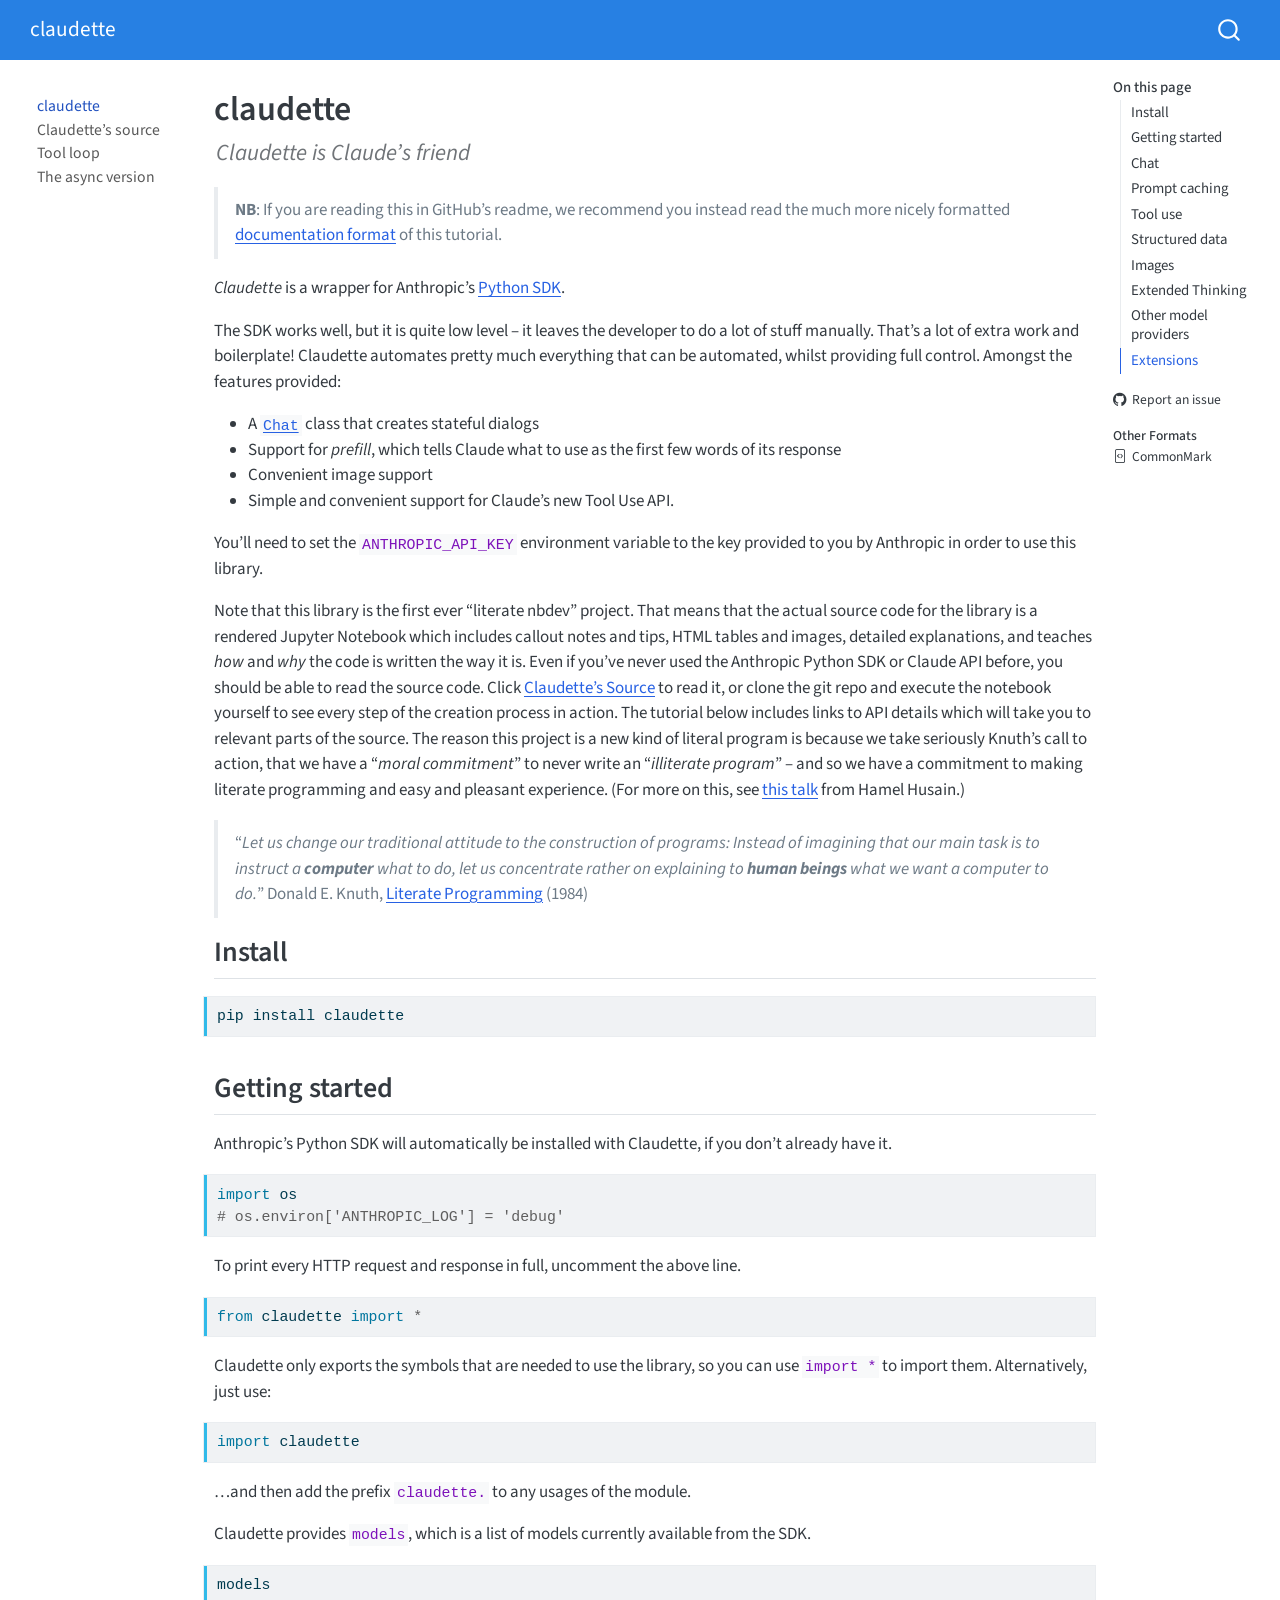
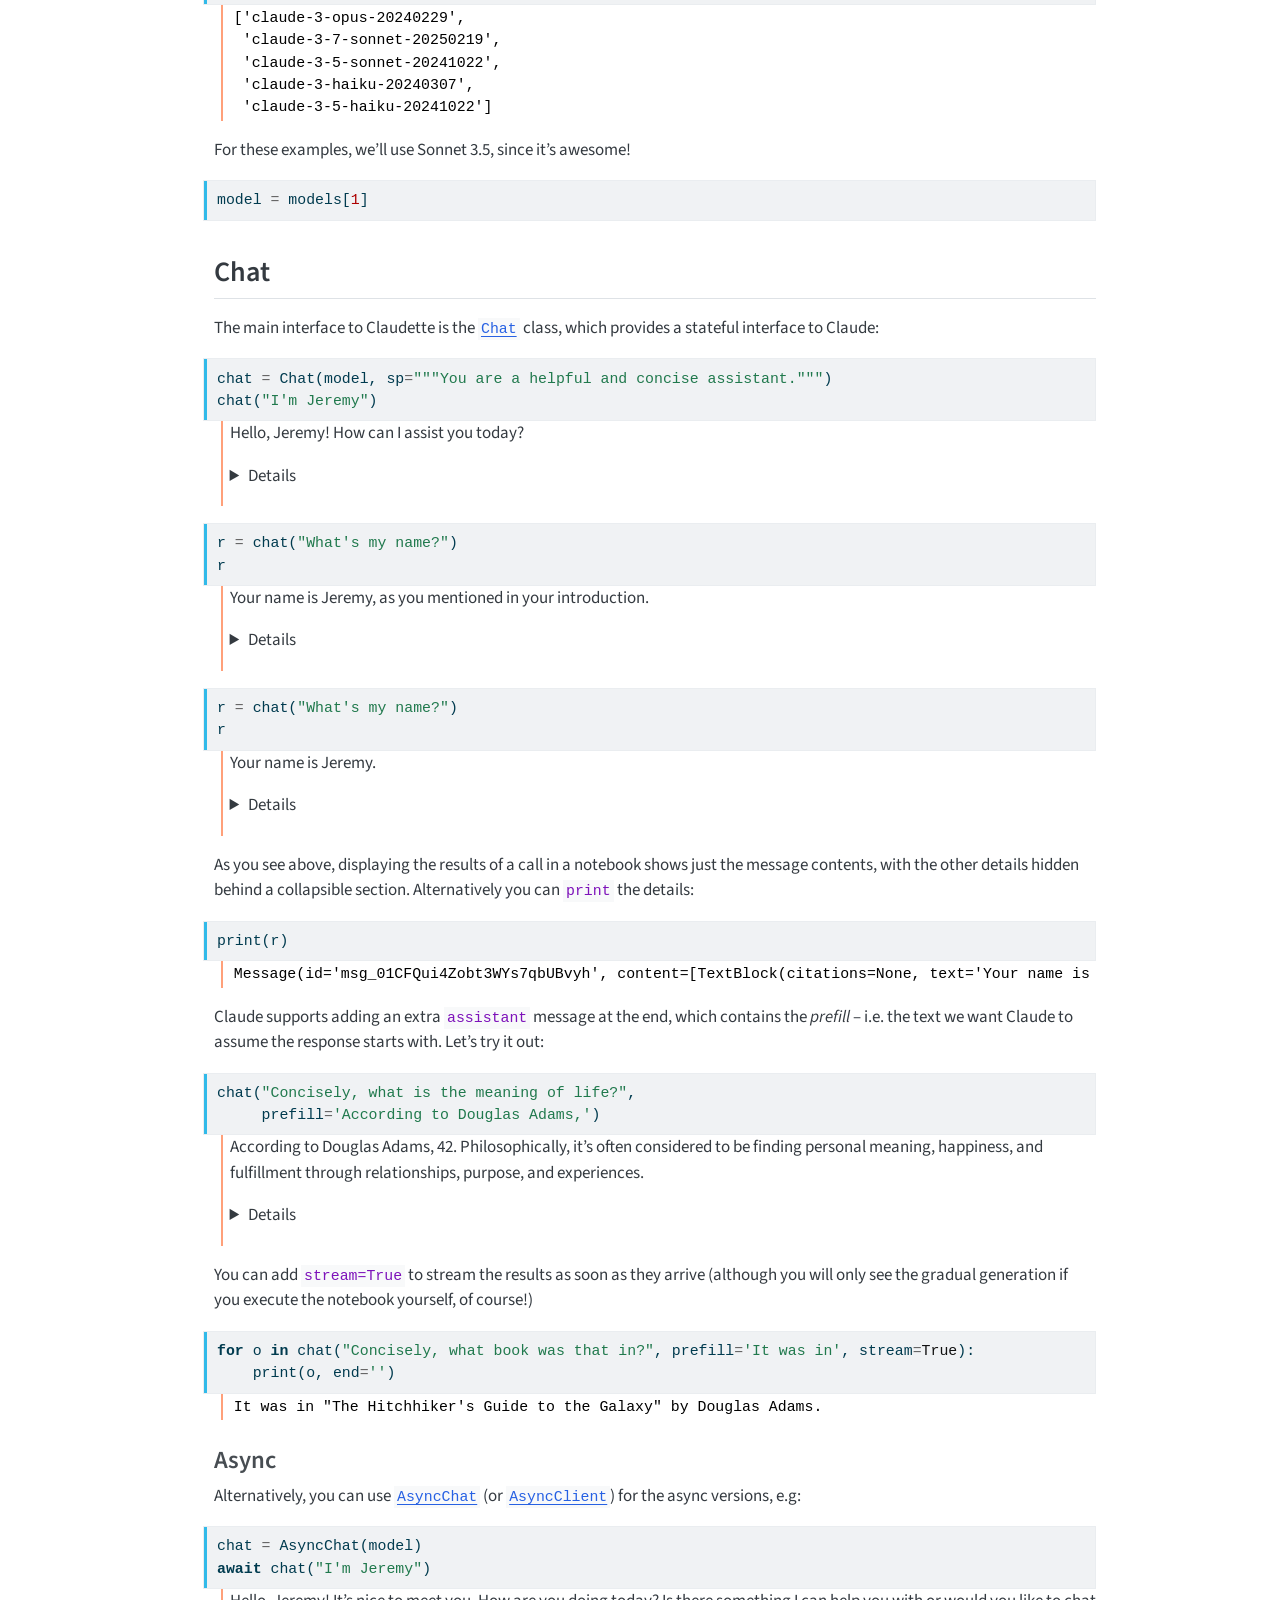
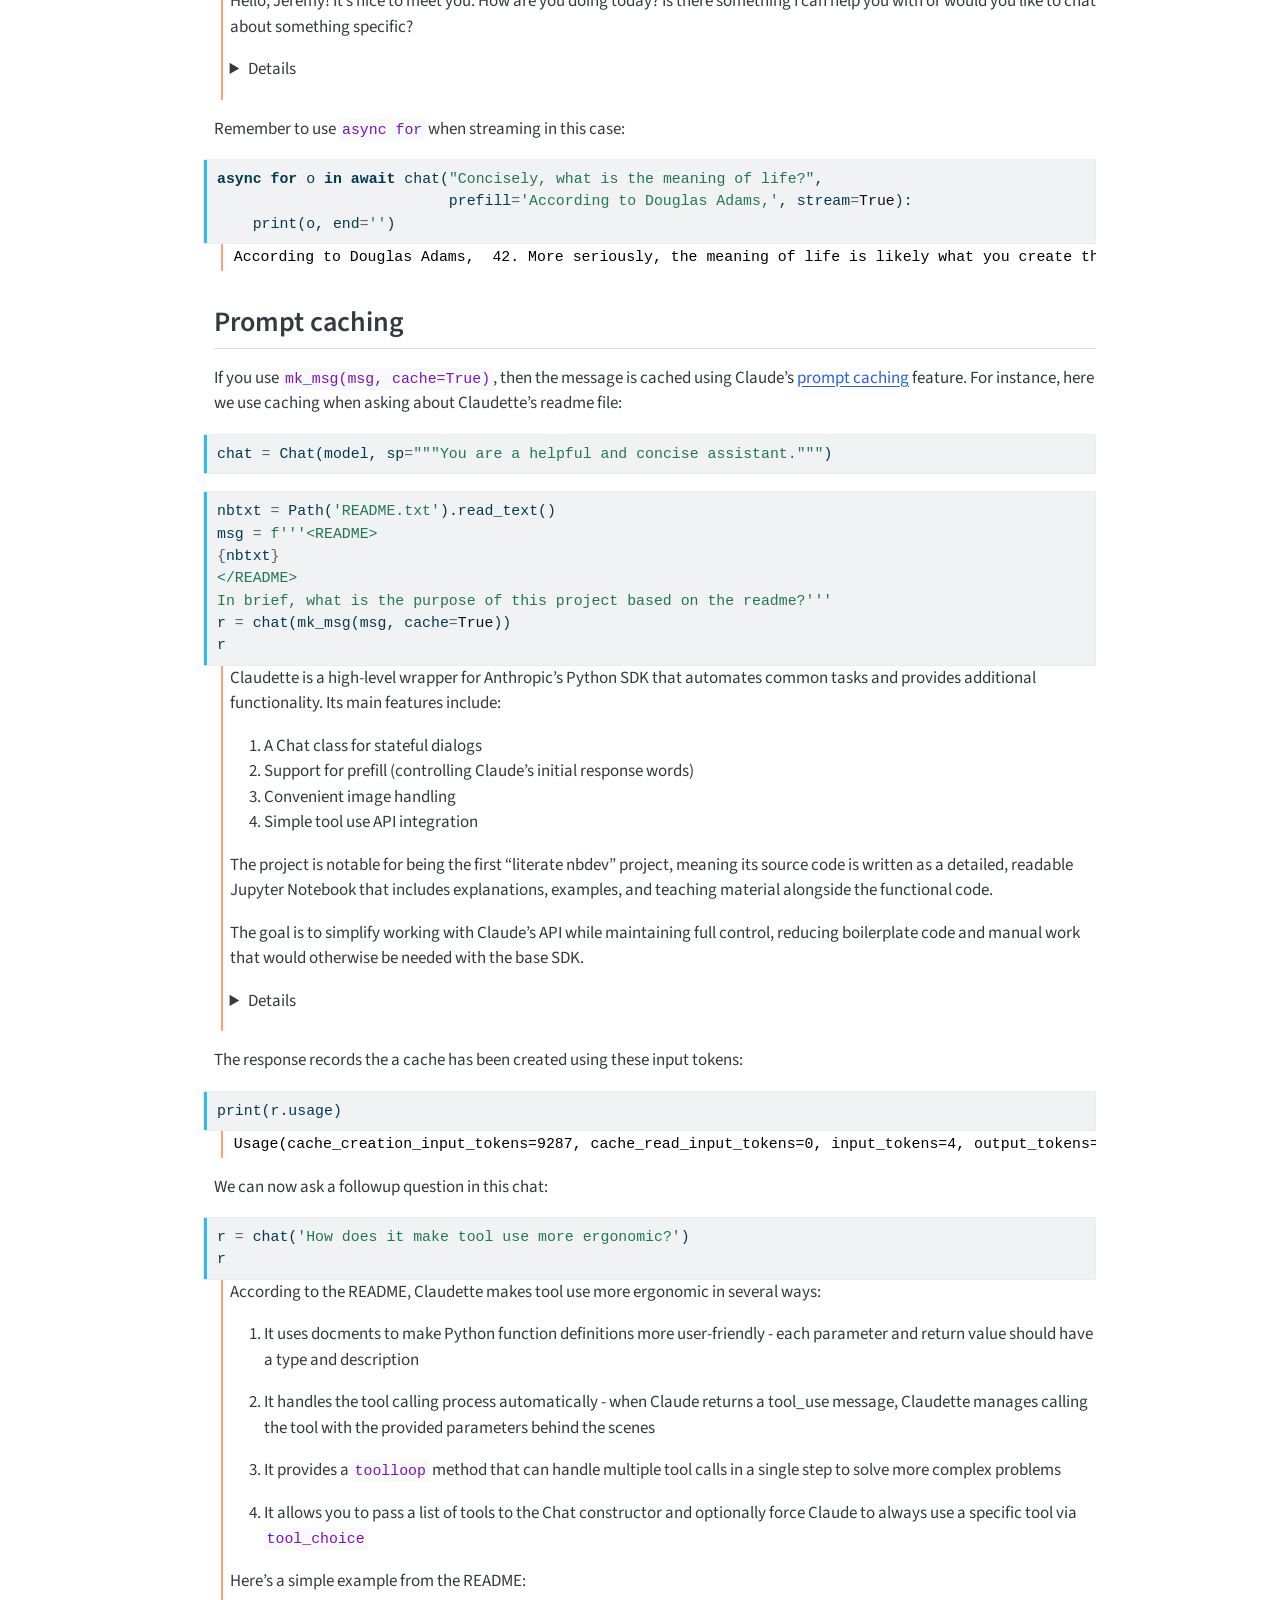
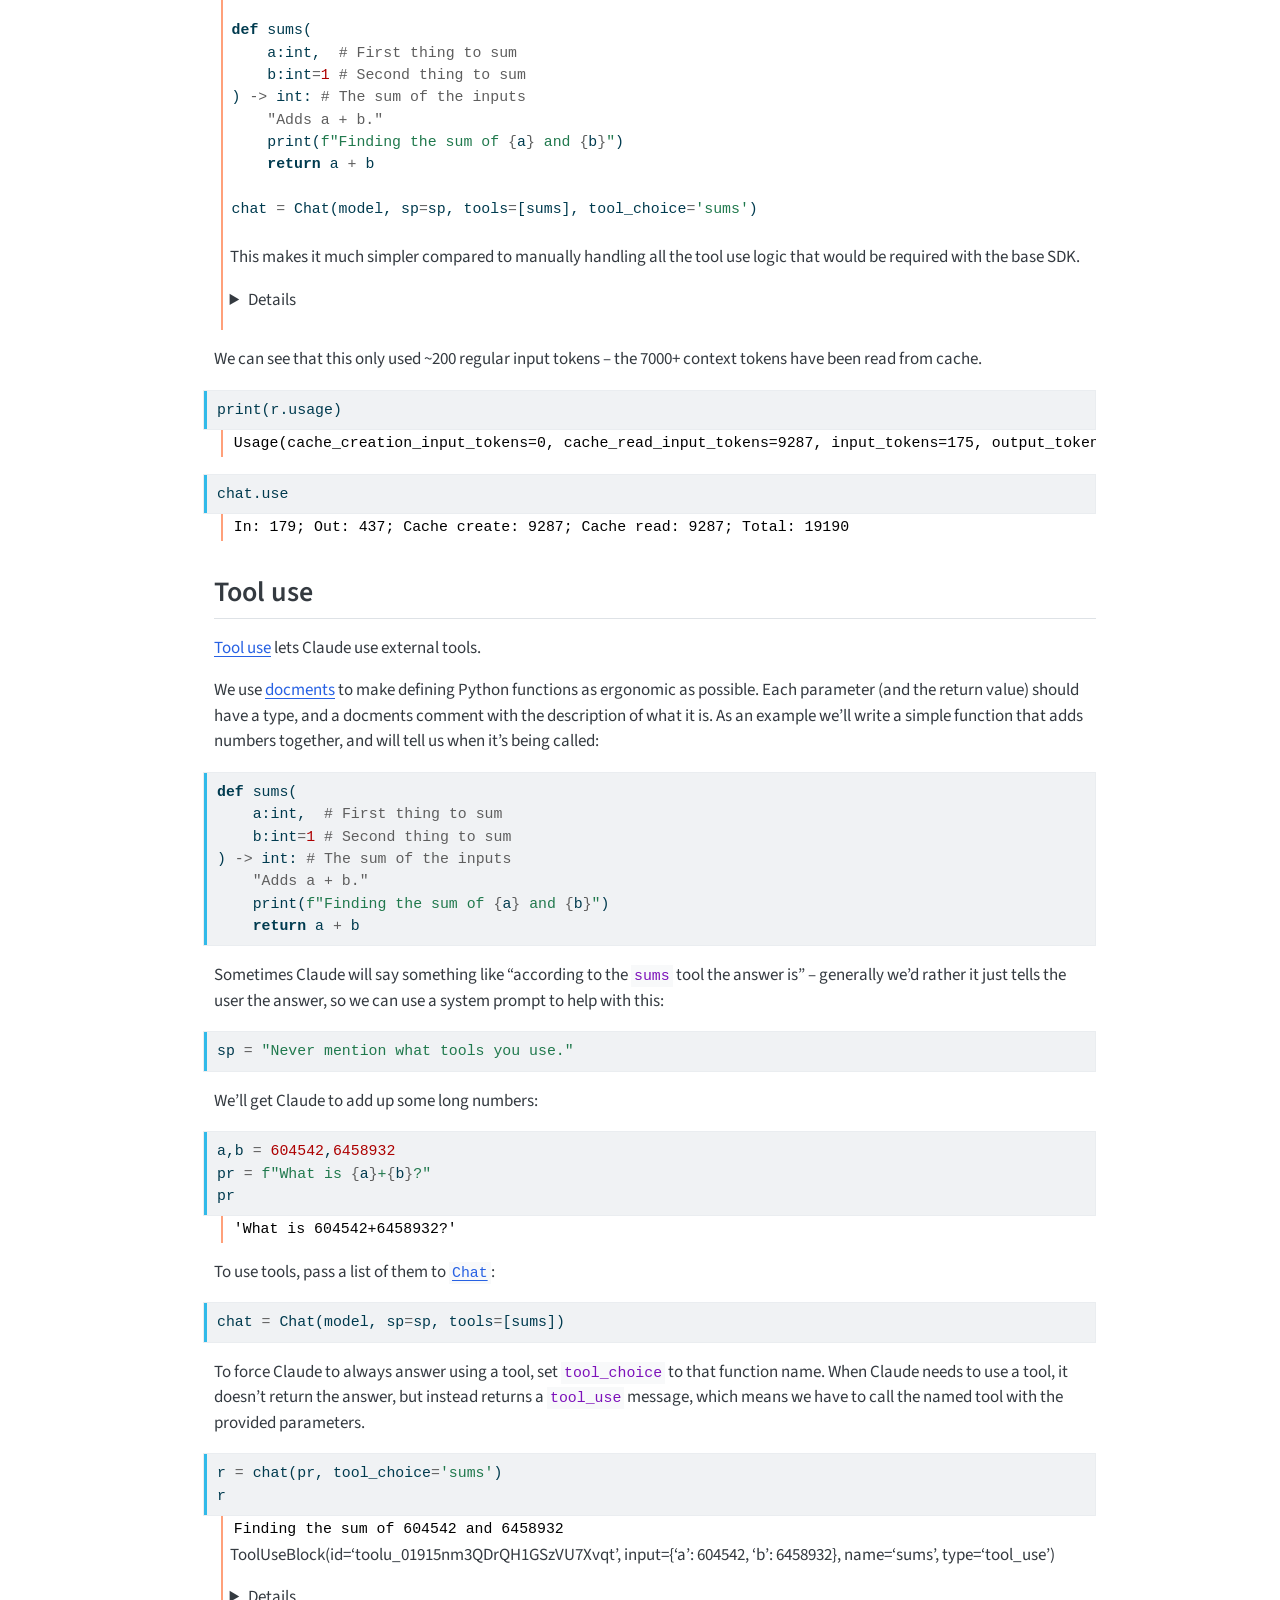
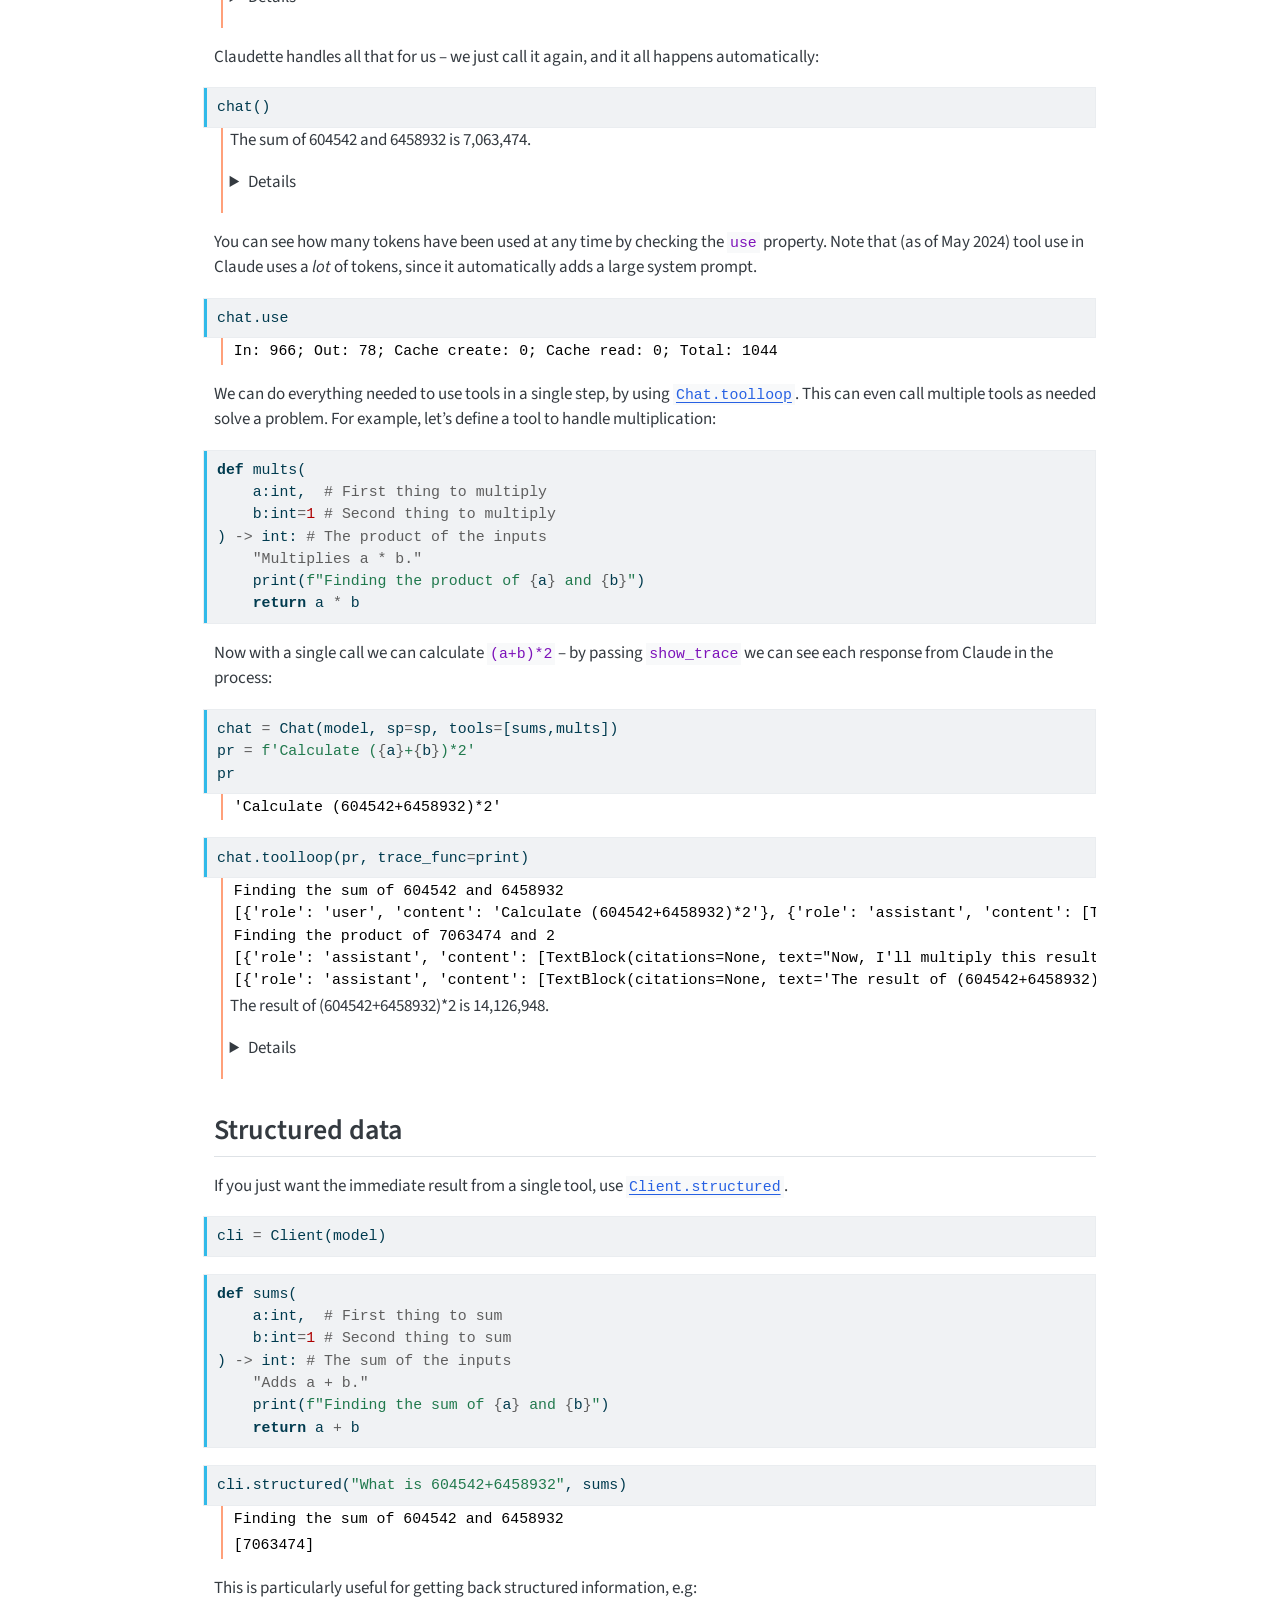
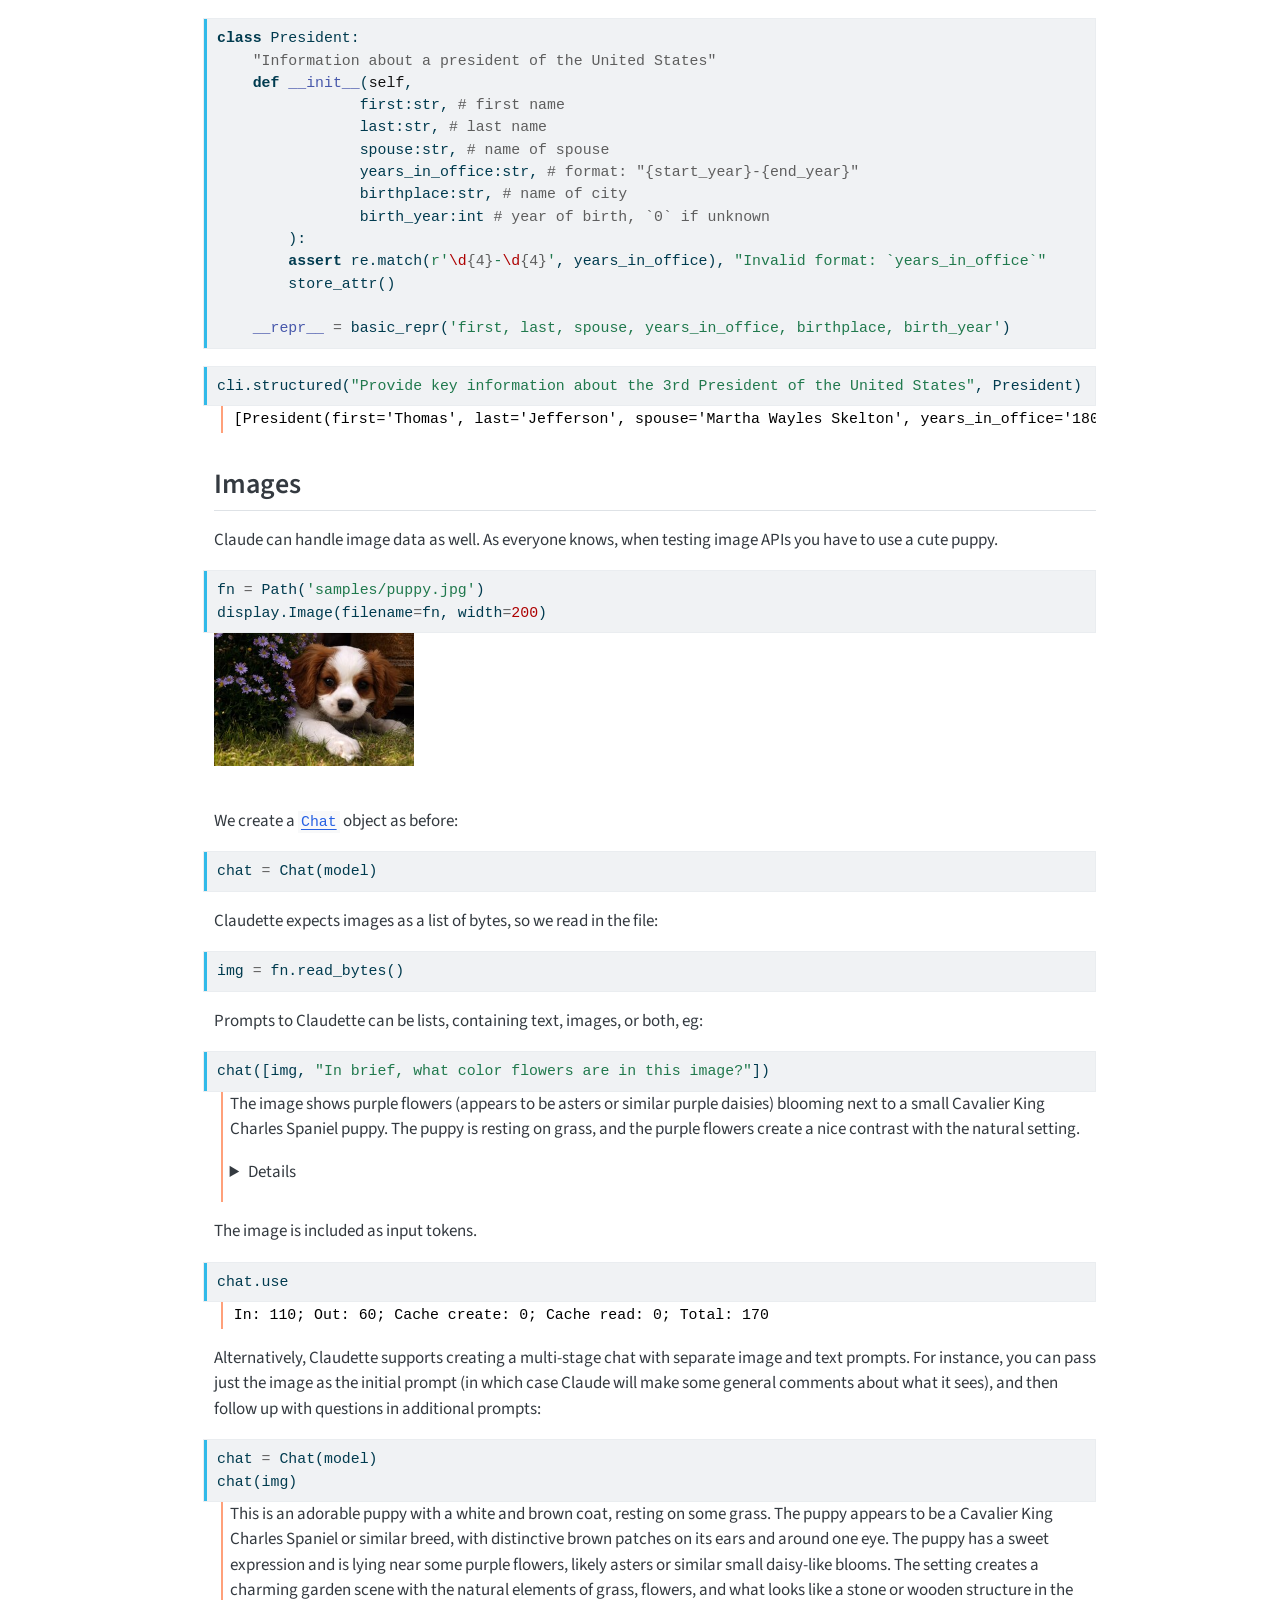
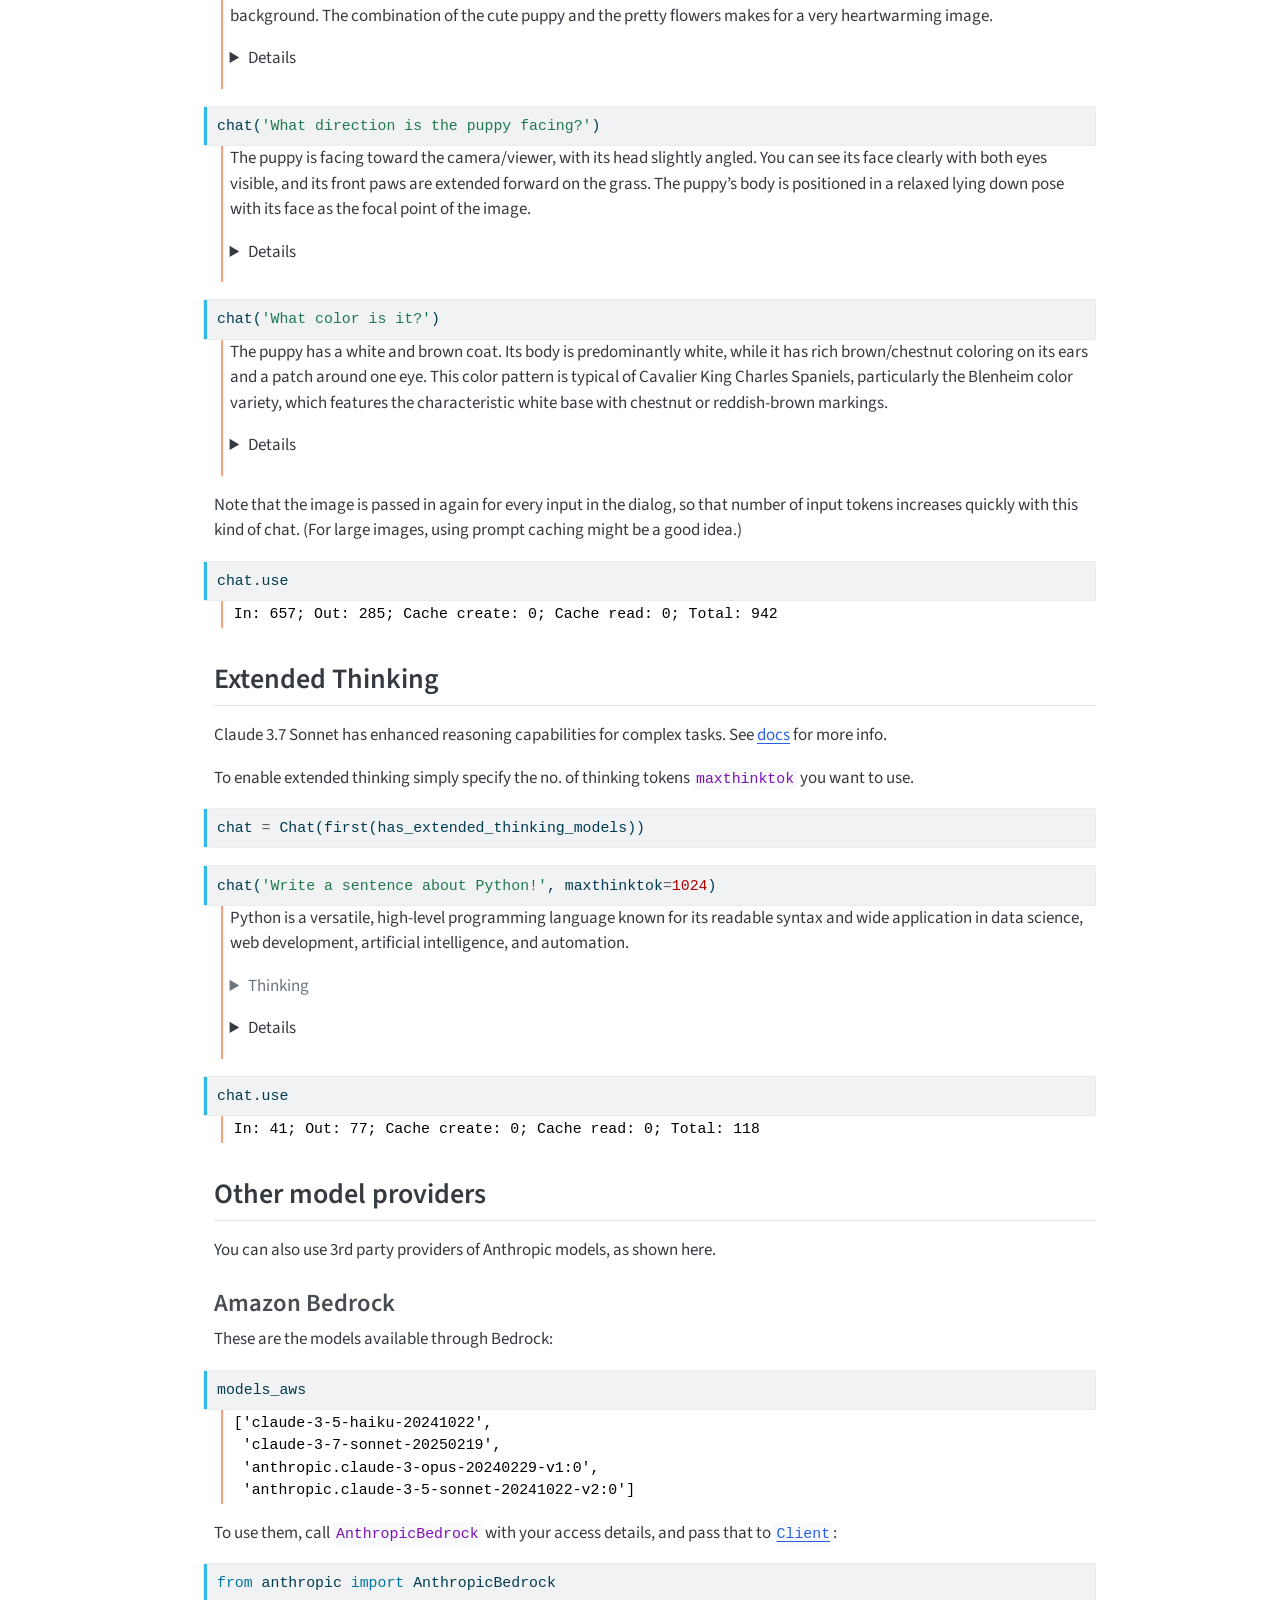
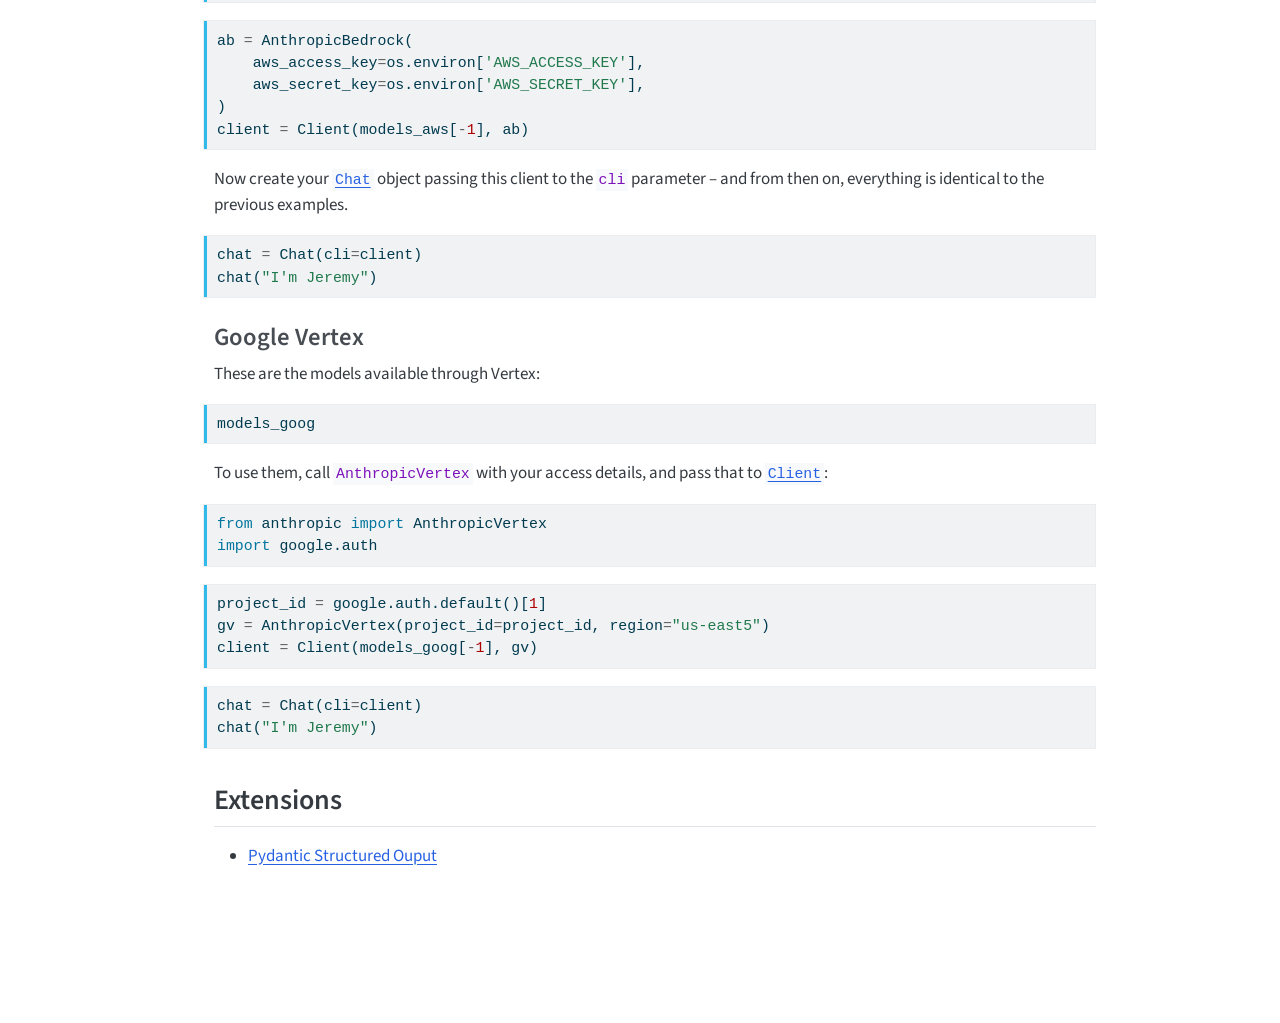
<file: index.html>
<!DOCTYPE html>
<html xmlns="http://www.w3.org/1999/xhtml" lang="en" xml:lang="en"><head>

<meta charset="utf-8">
<meta name="generator" content="quarto-1.7.29">

<meta name="viewport" content="width=device-width, initial-scale=1.0, user-scalable=yes">

<meta name="description" content="Claudette is Claude’s friend">

<title>claudette</title>
<style>
code{white-space: pre-wrap;}
span.smallcaps{font-variant: small-caps;}
div.columns{display: flex; gap: min(4vw, 1.5em);}
div.column{flex: auto; overflow-x: auto;}
div.hanging-indent{margin-left: 1.5em; text-indent: -1.5em;}
ul.task-list{list-style: none;}
ul.task-list li input[type="checkbox"] {
  width: 0.8em;
  margin: 0 0.8em 0.2em -1em; /* quarto-specific, see https://github.com/quarto-dev/quarto-cli/issues/4556 */ 
  vertical-align: middle;
}
/* CSS for syntax highlighting */
html { -webkit-text-size-adjust: 100%; }
pre > code.sourceCode { white-space: pre; position: relative; }
pre > code.sourceCode > span { display: inline-block; line-height: 1.25; }
pre > code.sourceCode > span:empty { height: 1.2em; }
.sourceCode { overflow: visible; }
code.sourceCode > span { color: inherit; text-decoration: inherit; }
div.sourceCode { margin: 1em 0; }
pre.sourceCode { margin: 0; }
@media screen {
div.sourceCode { overflow: auto; }
}
@media print {
pre > code.sourceCode { white-space: pre-wrap; }
pre > code.sourceCode > span { text-indent: -5em; padding-left: 5em; }
}
pre.numberSource code
  { counter-reset: source-line 0; }
pre.numberSource code > span
  { position: relative; left: -4em; counter-increment: source-line; }
pre.numberSource code > span > a:first-child::before
  { content: counter(source-line);
    position: relative; left: -1em; text-align: right; vertical-align: baseline;
    border: none; display: inline-block;
    -webkit-touch-callout: none; -webkit-user-select: none;
    -khtml-user-select: none; -moz-user-select: none;
    -ms-user-select: none; user-select: none;
    padding: 0 4px; width: 4em;
  }
pre.numberSource { margin-left: 3em;  padding-left: 4px; }
div.sourceCode
  {   }
@media screen {
pre > code.sourceCode > span > a:first-child::before { text-decoration: underline; }
}
</style>


<script src="site_libs/quarto-nav/quarto-nav.js"></script>
<script src="site_libs/quarto-nav/headroom.min.js"></script>
<script src="site_libs/clipboard/clipboard.min.js"></script>
<script src="site_libs/quarto-search/autocomplete.umd.js"></script>
<script src="site_libs/quarto-search/fuse.min.js"></script>
<script src="site_libs/quarto-search/quarto-search.js"></script>
<meta name="quarto:offset" content="./">
<script src="site_libs/quarto-html/quarto.js" type="module"></script>
<script src="site_libs/quarto-html/tabsets/tabsets.js" type="module"></script>
<script src="site_libs/quarto-html/popper.min.js"></script>
<script src="site_libs/quarto-html/tippy.umd.min.js"></script>
<script src="site_libs/quarto-html/anchor.min.js"></script>
<link href="site_libs/quarto-html/tippy.css" rel="stylesheet">
<link href="site_libs/quarto-html/quarto-syntax-highlighting-0815c480559380816a4d1ea211a47e91.css" rel="stylesheet" id="quarto-text-highlighting-styles">
<script src="site_libs/bootstrap/bootstrap.min.js"></script>
<link href="site_libs/bootstrap/bootstrap-icons.css" rel="stylesheet">
<link href="site_libs/bootstrap/bootstrap-a12eba0e00f398788dca105c38b9efa3.min.css" rel="stylesheet" append-hash="true" id="quarto-bootstrap" data-mode="light">
<script id="quarto-search-options" type="application/json">{
  "location": "navbar",
  "copy-button": false,
  "collapse-after": 3,
  "panel-placement": "end",
  "type": "overlay",
  "limit": 50,
  "keyboard-shortcut": [
    "f",
    "/",
    "s"
  ],
  "show-item-context": false,
  "language": {
    "search-no-results-text": "No results",
    "search-matching-documents-text": "matching documents",
    "search-copy-link-title": "Copy link to search",
    "search-hide-matches-text": "Hide additional matches",
    "search-more-match-text": "more match in this document",
    "search-more-matches-text": "more matches in this document",
    "search-clear-button-title": "Clear",
    "search-text-placeholder": "",
    "search-detached-cancel-button-title": "Cancel",
    "search-submit-button-title": "Submit",
    "search-label": "Search"
  }
}</script>


<link rel="stylesheet" href="styles.css">
<meta property="og:title" content="claudette">
<meta property="og:description" content="Claudette is Claude’s friend">
<meta property="og:image" content="https://claudette.answer.ai/index_files/figure-html/cell-35-output-1.jpeg">
<meta property="og:site_name" content="claudette">
<meta name="twitter:title" content="claudette">
<meta name="twitter:description" content="Claudette is Claude’s friend">
<meta name="twitter:image" content="https://claudette.answer.ai/index_files/figure-html/cell-35-output-1.jpeg">
<meta name="twitter:card" content="summary_large_image">
</head>

<body class="nav-sidebar floating nav-fixed quarto-light">

<div id="quarto-search-results"></div>
  <header id="quarto-header" class="headroom fixed-top">
    <nav class="navbar navbar-expand-lg " data-bs-theme="dark">
      <div class="navbar-container container-fluid">
      <div class="navbar-brand-container mx-auto">
    <a class="navbar-brand" href="./index.html">
    <span class="navbar-title">claudette</span>
    </a>
  </div>
        <div class="quarto-navbar-tools tools-end">
</div>
          <div id="quarto-search" class="" title="Search"></div>
      </div> <!-- /container-fluid -->
    </nav>
  <nav class="quarto-secondary-nav">
    <div class="container-fluid d-flex">
      <button type="button" class="quarto-btn-toggle btn" data-bs-toggle="collapse" role="button" data-bs-target=".quarto-sidebar-collapse-item" aria-controls="quarto-sidebar" aria-expanded="false" aria-label="Toggle sidebar navigation" onclick="if (window.quartoToggleHeadroom) { window.quartoToggleHeadroom(); }">
        <i class="bi bi-layout-text-sidebar-reverse"></i>
      </button>
        <nav class="quarto-page-breadcrumbs" aria-label="breadcrumb"><ol class="breadcrumb"><li class="breadcrumb-item"><a href="./index.html">claudette</a></li></ol></nav>
        <a class="flex-grow-1" role="navigation" data-bs-toggle="collapse" data-bs-target=".quarto-sidebar-collapse-item" aria-controls="quarto-sidebar" aria-expanded="false" aria-label="Toggle sidebar navigation" onclick="if (window.quartoToggleHeadroom) { window.quartoToggleHeadroom(); }">      
        </a>
    </div>
  </nav>
</header>
<!-- content -->
<div id="quarto-content" class="quarto-container page-columns page-rows-contents page-layout-article page-navbar">
<!-- sidebar -->
  <nav id="quarto-sidebar" class="sidebar collapse collapse-horizontal quarto-sidebar-collapse-item sidebar-navigation floating overflow-auto">
    <div class="sidebar-menu-container"> 
    <ul class="list-unstyled mt-1">
        <li class="sidebar-item">
  <div class="sidebar-item-container"> 
  <a href="./index.html" class="sidebar-item-text sidebar-link active">
 <span class="menu-text">claudette</span></a>
  </div>
</li>
        <li class="sidebar-item">
  <div class="sidebar-item-container"> 
  <a href="./core.html" class="sidebar-item-text sidebar-link">
 <span class="menu-text">Claudette’s source</span></a>
  </div>
</li>
        <li class="sidebar-item">
  <div class="sidebar-item-container"> 
  <a href="./toolloop.html" class="sidebar-item-text sidebar-link">
 <span class="menu-text">Tool loop</span></a>
  </div>
</li>
        <li class="sidebar-item">
  <div class="sidebar-item-container"> 
  <a href="./async.html" class="sidebar-item-text sidebar-link">
 <span class="menu-text">The async version</span></a>
  </div>
</li>
    </ul>
    </div>
</nav>
<div id="quarto-sidebar-glass" class="quarto-sidebar-collapse-item" data-bs-toggle="collapse" data-bs-target=".quarto-sidebar-collapse-item"></div>
<!-- margin-sidebar -->
    <div id="quarto-margin-sidebar" class="sidebar margin-sidebar">
        <nav id="TOC" role="doc-toc" class="toc-active">
    <h2 id="toc-title">On this page</h2>
   
  <ul>
  <li><a href="#install" id="toc-install" class="nav-link active" data-scroll-target="#install">Install</a></li>
  <li><a href="#getting-started" id="toc-getting-started" class="nav-link" data-scroll-target="#getting-started">Getting started</a></li>
  <li><a href="#chat" id="toc-chat" class="nav-link" data-scroll-target="#chat">Chat</a>
  <ul class="collapse">
  <li><a href="#async" id="toc-async" class="nav-link" data-scroll-target="#async">Async</a></li>
  </ul></li>
  <li><a href="#prompt-caching" id="toc-prompt-caching" class="nav-link" data-scroll-target="#prompt-caching">Prompt caching</a></li>
  <li><a href="#tool-use" id="toc-tool-use" class="nav-link" data-scroll-target="#tool-use">Tool use</a></li>
  <li><a href="#structured-data" id="toc-structured-data" class="nav-link" data-scroll-target="#structured-data">Structured data</a></li>
  <li><a href="#images" id="toc-images" class="nav-link" data-scroll-target="#images">Images</a></li>
  <li><a href="#extended-thinking" id="toc-extended-thinking" class="nav-link" data-scroll-target="#extended-thinking">Extended Thinking</a></li>
  <li><a href="#other-model-providers" id="toc-other-model-providers" class="nav-link" data-scroll-target="#other-model-providers">Other model providers</a>
  <ul class="collapse">
  <li><a href="#amazon-bedrock" id="toc-amazon-bedrock" class="nav-link" data-scroll-target="#amazon-bedrock">Amazon Bedrock</a></li>
  <li><a href="#google-vertex" id="toc-google-vertex" class="nav-link" data-scroll-target="#google-vertex">Google Vertex</a></li>
  </ul></li>
  <li><a href="#extensions" id="toc-extensions" class="nav-link" data-scroll-target="#extensions">Extensions</a></li>
  </ul>
<div class="toc-actions"><ul><li><a href="https://github.com/AnswerDotAI/claudette/issues/new" class="toc-action"><i class="bi bi-github"></i>Report an issue</a></li></ul></div><div class="quarto-alternate-formats"><h2>Other Formats</h2><ul><li><a href="index.html.md"><i class="bi bi-file-code"></i>CommonMark</a></li></ul></div></nav>
    </div>
<!-- main -->
<main class="content" id="quarto-document-content">

<header id="title-block-header" class="quarto-title-block default">
<div class="quarto-title">
<h1 class="title">claudette</h1>
</div>

<div>
  <div class="description">
    Claudette is Claude’s friend
  </div>
</div>


<div class="quarto-title-meta">

    
  
    
  </div>
  


</header>


<!-- WARNING: THIS FILE WAS AUTOGENERATED! DO NOT EDIT! -->
<blockquote class="blockquote">
<p><strong>NB</strong>: If you are reading this in GitHub’s readme, we recommend you instead read the much more nicely formatted <a href="https://claudette.answer.ai/">documentation format</a> of this tutorial.</p>
</blockquote>
<p><em>Claudette</em> is a wrapper for Anthropic’s <a href="https://github.com/anthropics/anthropic-sdk-python">Python SDK</a>.</p>
<p>The SDK works well, but it is quite low level – it leaves the developer to do a lot of stuff manually. That’s a lot of extra work and boilerplate! Claudette automates pretty much everything that can be automated, whilst providing full control. Amongst the features provided:</p>
<ul>
<li>A <a href="https://claudette.answer.ai/core.html#chat"><code>Chat</code></a> class that creates stateful dialogs</li>
<li>Support for <em>prefill</em>, which tells Claude what to use as the first few words of its response</li>
<li>Convenient image support</li>
<li>Simple and convenient support for Claude’s new Tool Use API.</li>
</ul>
<p>You’ll need to set the <code>ANTHROPIC_API_KEY</code> environment variable to the key provided to you by Anthropic in order to use this library.</p>
<p>Note that this library is the first ever “literate nbdev” project. That means that the actual source code for the library is a rendered Jupyter Notebook which includes callout notes and tips, HTML tables and images, detailed explanations, and teaches <em>how</em> and <em>why</em> the code is written the way it is. Even if you’ve never used the Anthropic Python SDK or Claude API before, you should be able to read the source code. Click <a href="https://claudette.answer.ai/core.html">Claudette’s Source</a> to read it, or clone the git repo and execute the notebook yourself to see every step of the creation process in action. The tutorial below includes links to API details which will take you to relevant parts of the source. The reason this project is a new kind of literal program is because we take seriously Knuth’s call to action, that we have a “<em>moral commitment</em>” to never write an “<em>illiterate program</em>” – and so we have a commitment to making literate programming and easy and pleasant experience. (For more on this, see <a href="https://www.youtube.com/watch?v=rX1yGxJijsI">this talk</a> from Hamel Husain.)</p>
<blockquote class="blockquote">
<p>“<em>Let us change our traditional attitude to the construction of programs: Instead of imagining that our main task is to instruct a <strong>computer</strong> what to do, let us concentrate rather on explaining to <strong>human beings</strong> what we want a computer to do.</em>” Donald E. Knuth, <a href="https://www.cs.tufts.edu/~nr/cs257/archive/literate-programming/01-knuth-lp.pdf">Literate Programming</a> (1984)</p>
</blockquote>
<section id="install" class="level2">
<h2 class="anchored" data-anchor-id="install">Install</h2>
<div class="sourceCode" id="cb1"><pre class="sourceCode sh code-with-copy"><code class="sourceCode bash"><span id="cb1-1"><a href="#cb1-1" aria-hidden="true" tabindex="-1"></a><span class="ex">pip</span> install claudette</span></code><button title="Copy to Clipboard" class="code-copy-button"><i class="bi"></i></button></pre></div>
</section>
<section id="getting-started" class="level2">
<h2 class="anchored" data-anchor-id="getting-started">Getting started</h2>
<p>Anthropic’s Python SDK will automatically be installed with Claudette, if you don’t already have it.</p>
<div id="6647ace5" class="cell">
<div class="sourceCode cell-code" id="cb2"><pre class="sourceCode python code-with-copy"><code class="sourceCode python"><span id="cb2-1"><a href="#cb2-1" aria-hidden="true" tabindex="-1"></a><span class="im">import</span> os</span>
<span id="cb2-2"><a href="#cb2-2" aria-hidden="true" tabindex="-1"></a><span class="co"># os.environ['ANTHROPIC_LOG'] = 'debug'</span></span></code><button title="Copy to Clipboard" class="code-copy-button"><i class="bi"></i></button></pre></div>
</div>
<p>To print every HTTP request and response in full, uncomment the above line.</p>
<div id="4c049838" class="cell">
<div class="sourceCode cell-code" id="cb3"><pre class="sourceCode python code-with-copy"><code class="sourceCode python"><span id="cb3-1"><a href="#cb3-1" aria-hidden="true" tabindex="-1"></a><span class="im">from</span> claudette <span class="im">import</span> <span class="op">*</span></span></code><button title="Copy to Clipboard" class="code-copy-button"><i class="bi"></i></button></pre></div>
</div>
<p>Claudette only exports the symbols that are needed to use the library, so you can use <code>import *</code> to import them. Alternatively, just use:</p>
<div class="sourceCode" id="cb4"><pre class="sourceCode python code-with-copy"><code class="sourceCode python"><span id="cb4-1"><a href="#cb4-1" aria-hidden="true" tabindex="-1"></a><span class="im">import</span> claudette</span></code><button title="Copy to Clipboard" class="code-copy-button"><i class="bi"></i></button></pre></div>
<p>…and then add the prefix <code>claudette.</code> to any usages of the module.</p>
<p>Claudette provides <code>models</code>, which is a list of models currently available from the SDK.</p>
<div id="cfd8f432" class="cell">
<div class="sourceCode cell-code" id="cb5"><pre class="sourceCode python code-with-copy"><code class="sourceCode python"><span id="cb5-1"><a href="#cb5-1" aria-hidden="true" tabindex="-1"></a>models</span></code><button title="Copy to Clipboard" class="code-copy-button"><i class="bi"></i></button></pre></div>
<div class="cell-output cell-output-display">
<pre><code>['claude-3-opus-20240229',
 'claude-3-7-sonnet-20250219',
 'claude-3-5-sonnet-20241022',
 'claude-3-haiku-20240307',
 'claude-3-5-haiku-20241022']</code></pre>
</div>
</div>
<p>For these examples, we’ll use Sonnet 3.5, since it’s awesome!</p>
<div id="8dde0ab6" class="cell">
<div class="sourceCode cell-code" id="cb7"><pre class="sourceCode python code-with-copy"><code class="sourceCode python"><span id="cb7-1"><a href="#cb7-1" aria-hidden="true" tabindex="-1"></a>model <span class="op">=</span> models[<span class="dv">1</span>]</span></code><button title="Copy to Clipboard" class="code-copy-button"><i class="bi"></i></button></pre></div>
</div>
</section>
<section id="chat" class="level2">
<h2 class="anchored" data-anchor-id="chat">Chat</h2>
<p>The main interface to Claudette is the <a href="https://claudette.answer.ai/core.html#chat"><code>Chat</code></a> class, which provides a stateful interface to Claude:</p>
<div id="d92fe1f9" class="cell">
<div class="sourceCode cell-code" id="cb8"><pre class="sourceCode python code-with-copy"><code class="sourceCode python"><span id="cb8-1"><a href="#cb8-1" aria-hidden="true" tabindex="-1"></a>chat <span class="op">=</span> Chat(model, sp<span class="op">=</span><span class="st">"""You are a helpful and concise assistant."""</span>)</span>
<span id="cb8-2"><a href="#cb8-2" aria-hidden="true" tabindex="-1"></a>chat(<span class="st">"I'm Jeremy"</span>)</span></code><button title="Copy to Clipboard" class="code-copy-button"><i class="bi"></i></button></pre></div>
<div class="cell-output cell-output-display cell-output-markdown">
<p>Hello, Jeremy! How can I assist you today?</p>
<details>
<ul>
<li>id: <code>msg_01JKhMQx949VK4aVMGdh2x59</code></li>
<li>content: <code>[{'citations': None, 'text': 'Hello, Jeremy! How can I assist you today?', 'type': 'text'}]</code></li>
<li>model: <code>claude-3-7-sonnet-20250219</code></li>
<li>role: <code>assistant</code></li>
<li>stop_reason: <code>end_turn</code></li>
<li>stop_sequence: <code>None</code></li>
<li>type: <code>message</code></li>
<li>usage: <code>{'cache_creation_input_tokens': 0, 'cache_read_input_tokens': 0, 'input_tokens': 19, 'output_tokens': 14}</code></li>
</ul>
</details>
</div>
</div>
<div id="44200c5e" class="cell">
<div class="sourceCode cell-code" id="cb9"><pre class="sourceCode python code-with-copy"><code class="sourceCode python"><span id="cb9-1"><a href="#cb9-1" aria-hidden="true" tabindex="-1"></a>r <span class="op">=</span> chat(<span class="st">"What's my name?"</span>)</span>
<span id="cb9-2"><a href="#cb9-2" aria-hidden="true" tabindex="-1"></a>r</span></code><button title="Copy to Clipboard" class="code-copy-button"><i class="bi"></i></button></pre></div>
<div class="cell-output cell-output-display cell-output-markdown">
<p>Your name is Jeremy, as you mentioned in your introduction.</p>
<details>
<ul>
<li>id: <code>msg_01W5rc2j8EAQDFzZWfg1Dikx</code></li>
<li>content: <code>[{'citations': None, 'text': 'Your name is Jeremy, as you mentioned in your introduction.', 'type': 'text'}]</code></li>
<li>model: <code>claude-3-7-sonnet-20250219</code></li>
<li>role: <code>assistant</code></li>
<li>stop_reason: <code>end_turn</code></li>
<li>stop_sequence: <code>None</code></li>
<li>type: <code>message</code></li>
<li>usage: <code>{'cache_creation_input_tokens': 0, 'cache_read_input_tokens': 0, 'input_tokens': 41, 'output_tokens': 15}</code></li>
</ul>
</details>
</div>
</div>
<div id="8e603357" class="cell">
<div class="sourceCode cell-code" id="cb10"><pre class="sourceCode python code-with-copy"><code class="sourceCode python"><span id="cb10-1"><a href="#cb10-1" aria-hidden="true" tabindex="-1"></a>r <span class="op">=</span> chat(<span class="st">"What's my name?"</span>)</span>
<span id="cb10-2"><a href="#cb10-2" aria-hidden="true" tabindex="-1"></a>r</span></code><button title="Copy to Clipboard" class="code-copy-button"><i class="bi"></i></button></pre></div>
<div class="cell-output cell-output-display cell-output-markdown">
<p>Your name is Jeremy.</p>
<details>
<ul>
<li>id: <code>msg_01CFQui4Zobt3WYs7qbUBvyh</code></li>
<li>content: <code>[{'citations': None, 'text': 'Your name is Jeremy.', 'type': 'text'}]</code></li>
<li>model: <code>claude-3-7-sonnet-20250219</code></li>
<li>role: <code>assistant</code></li>
<li>stop_reason: <code>end_turn</code></li>
<li>stop_sequence: <code>None</code></li>
<li>type: <code>message</code></li>
<li>usage: <code>{'cache_creation_input_tokens': 0, 'cache_read_input_tokens': 0, 'input_tokens': 64, 'output_tokens': 8}</code></li>
</ul>
</details>
</div>
</div>
<p>As you see above, displaying the results of a call in a notebook shows just the message contents, with the other details hidden behind a collapsible section. Alternatively you can <code>print</code> the details:</p>
<div id="50881e3f" class="cell">
<div class="sourceCode cell-code" id="cb11"><pre class="sourceCode python code-with-copy"><code class="sourceCode python"><span id="cb11-1"><a href="#cb11-1" aria-hidden="true" tabindex="-1"></a><span class="bu">print</span>(r)</span></code><button title="Copy to Clipboard" class="code-copy-button"><i class="bi"></i></button></pre></div>
<div class="cell-output cell-output-stdout">
<pre><code>Message(id='msg_01CFQui4Zobt3WYs7qbUBvyh', content=[TextBlock(citations=None, text='Your name is Jeremy.', type='text')], model='claude-3-7-sonnet-20250219', role='assistant', stop_reason='end_turn', stop_sequence=None, type='message', usage=In: 64; Out: 8; Cache create: 0; Cache read: 0; Total: 72)</code></pre>
</div>
</div>
<p>Claude supports adding an extra <code>assistant</code> message at the end, which contains the <em>prefill</em> – i.e.&nbsp;the text we want Claude to assume the response starts with. Let’s try it out:</p>
<div id="830a6bf8" class="cell">
<div class="sourceCode cell-code" id="cb13"><pre class="sourceCode python code-with-copy"><code class="sourceCode python"><span id="cb13-1"><a href="#cb13-1" aria-hidden="true" tabindex="-1"></a>chat(<span class="st">"Concisely, what is the meaning of life?"</span>,</span>
<span id="cb13-2"><a href="#cb13-2" aria-hidden="true" tabindex="-1"></a>     prefill<span class="op">=</span><span class="st">'According to Douglas Adams,'</span>)</span></code><button title="Copy to Clipboard" class="code-copy-button"><i class="bi"></i></button></pre></div>
<div class="cell-output cell-output-display cell-output-markdown">
<p>According to Douglas Adams, 42. Philosophically, it’s often considered to be finding personal meaning, happiness, and fulfillment through relationships, purpose, and experiences.</p>
<details>
<ul>
<li>id: <code>msg_01HtFZp54GYJdfopa4vweb1G</code></li>
<li>content: <code>[{'citations': None, 'text': "According to Douglas Adams,  42. Philosophically, it's often considered to be finding personal meaning, happiness, and fulfillment through relationships, purpose, and experiences.", 'type': 'text'}]</code></li>
<li>model: <code>claude-3-7-sonnet-20250219</code></li>
<li>role: <code>assistant</code></li>
<li>stop_reason: <code>end_turn</code></li>
<li>stop_sequence: <code>None</code></li>
<li>type: <code>message</code></li>
<li>usage: <code>{'cache_creation_input_tokens': 0, 'cache_read_input_tokens': 0, 'input_tokens': 92, 'output_tokens': 34}</code></li>
</ul>
</details>
</div>
</div>
<p>You can add <code>stream=True</code> to stream the results as soon as they arrive (although you will only see the gradual generation if you execute the notebook yourself, of course!)</p>
<div id="8949a074" class="cell">
<div class="sourceCode cell-code" id="cb14"><pre class="sourceCode python code-with-copy"><code class="sourceCode python"><span id="cb14-1"><a href="#cb14-1" aria-hidden="true" tabindex="-1"></a><span class="cf">for</span> o <span class="kw">in</span> chat(<span class="st">"Concisely, what book was that in?"</span>, prefill<span class="op">=</span><span class="st">'It was in'</span>, stream<span class="op">=</span><span class="va">True</span>):</span>
<span id="cb14-2"><a href="#cb14-2" aria-hidden="true" tabindex="-1"></a>    <span class="bu">print</span>(o, end<span class="op">=</span><span class="st">''</span>)</span></code><button title="Copy to Clipboard" class="code-copy-button"><i class="bi"></i></button></pre></div>
<div class="cell-output cell-output-stdout">
<pre><code>It was in "The Hitchhiker's Guide to the Galaxy" by Douglas Adams.</code></pre>
</div>
</div>
<section id="async" class="level3">
<h3 class="anchored" data-anchor-id="async">Async</h3>
<p>Alternatively, you can use <a href="https://claudette.answer.ai/async.html#asyncchat"><code>AsyncChat</code></a> (or <a href="https://claudette.answer.ai/async.html#asyncclient"><code>AsyncClient</code></a>) for the async versions, e.g:</p>
<div id="6a927d3d" class="cell">
<div class="sourceCode cell-code" id="cb16"><pre class="sourceCode python code-with-copy"><code class="sourceCode python"><span id="cb16-1"><a href="#cb16-1" aria-hidden="true" tabindex="-1"></a>chat <span class="op">=</span> AsyncChat(model)</span>
<span id="cb16-2"><a href="#cb16-2" aria-hidden="true" tabindex="-1"></a><span class="cf">await</span> chat(<span class="st">"I'm Jeremy"</span>)</span></code><button title="Copy to Clipboard" class="code-copy-button"><i class="bi"></i></button></pre></div>
<div class="cell-output cell-output-display cell-output-markdown">
<p>Hello, Jeremy! It’s nice to meet you. How are you doing today? Is there something I can help you with or would you like to chat about something specific?</p>
<details>
<ul>
<li>id: <code>msg_01PqUxGc9uiZVxy6EChRXcuy</code></li>
<li>content: <code>[{'citations': None, 'text': "Hello, Jeremy! It's nice to meet you. How are you doing today? Is there something I can help you with or would you like to chat about something specific?", 'type': 'text'}]</code></li>
<li>model: <code>claude-3-7-sonnet-20250219</code></li>
<li>role: <code>assistant</code></li>
<li>stop_reason: <code>end_turn</code></li>
<li>stop_sequence: <code>None</code></li>
<li>type: <code>message</code></li>
<li>usage: <code>{'cache_creation_input_tokens': 0, 'cache_read_input_tokens': 0, 'input_tokens': 10, 'output_tokens': 38}</code></li>
</ul>
</details>
</div>
</div>
<p>Remember to use <code>async for</code> when streaming in this case:</p>
<div id="82019712" class="cell">
<div class="sourceCode cell-code" id="cb17"><pre class="sourceCode python code-with-copy"><code class="sourceCode python"><span id="cb17-1"><a href="#cb17-1" aria-hidden="true" tabindex="-1"></a><span class="cf">async</span> <span class="cf">for</span> o <span class="kw">in</span> <span class="cf">await</span> chat(<span class="st">"Concisely, what is the meaning of life?"</span>,</span>
<span id="cb17-2"><a href="#cb17-2" aria-hidden="true" tabindex="-1"></a>                          prefill<span class="op">=</span><span class="st">'According to Douglas Adams,'</span>, stream<span class="op">=</span><span class="va">True</span>):</span>
<span id="cb17-3"><a href="#cb17-3" aria-hidden="true" tabindex="-1"></a>    <span class="bu">print</span>(o, end<span class="op">=</span><span class="st">''</span>)</span></code><button title="Copy to Clipboard" class="code-copy-button"><i class="bi"></i></button></pre></div>
<div class="cell-output cell-output-stdout">
<pre><code>According to Douglas Adams,  42. More seriously, the meaning of life is likely what you create through your relationships, pursuits, and values that bring you fulfillment and purpose.</code></pre>
</div>
</div>
</section>
</section>
<section id="prompt-caching" class="level2">
<h2 class="anchored" data-anchor-id="prompt-caching">Prompt caching</h2>
<p>If you use <code>mk_msg(msg, cache=True)</code>, then the message is cached using Claude’s <a href="https://docs.anthropic.com/en/docs/build-with-claude/prompt-caching">prompt caching</a> feature. For instance, here we use caching when asking about Claudette’s readme file:</p>
<div id="08032142" class="cell">
<div class="sourceCode cell-code" id="cb19"><pre class="sourceCode python code-with-copy"><code class="sourceCode python"><span id="cb19-1"><a href="#cb19-1" aria-hidden="true" tabindex="-1"></a>chat <span class="op">=</span> Chat(model, sp<span class="op">=</span><span class="st">"""You are a helpful and concise assistant."""</span>)</span></code><button title="Copy to Clipboard" class="code-copy-button"><i class="bi"></i></button></pre></div>
</div>
<div id="6195a0f5" class="cell">
<div class="sourceCode cell-code" id="cb20"><pre class="sourceCode python code-with-copy"><code class="sourceCode python"><span id="cb20-1"><a href="#cb20-1" aria-hidden="true" tabindex="-1"></a>nbtxt <span class="op">=</span> Path(<span class="st">'README.txt'</span>).read_text()</span>
<span id="cb20-2"><a href="#cb20-2" aria-hidden="true" tabindex="-1"></a>msg <span class="op">=</span> <span class="ss">f'''&lt;README&gt;</span></span>
<span id="cb20-3"><a href="#cb20-3" aria-hidden="true" tabindex="-1"></a><span class="sc">{</span>nbtxt<span class="sc">}</span></span>
<span id="cb20-4"><a href="#cb20-4" aria-hidden="true" tabindex="-1"></a><span class="ss">&lt;/README&gt;</span></span>
<span id="cb20-5"><a href="#cb20-5" aria-hidden="true" tabindex="-1"></a><span class="ss">In brief, what is the purpose of this project based on the readme?'''</span></span>
<span id="cb20-6"><a href="#cb20-6" aria-hidden="true" tabindex="-1"></a>r <span class="op">=</span> chat(mk_msg(msg, cache<span class="op">=</span><span class="va">True</span>))</span>
<span id="cb20-7"><a href="#cb20-7" aria-hidden="true" tabindex="-1"></a>r</span></code><button title="Copy to Clipboard" class="code-copy-button"><i class="bi"></i></button></pre></div>
<div class="cell-output cell-output-display cell-output-markdown">
<p>Claudette is a high-level wrapper for Anthropic’s Python SDK that automates common tasks and provides additional functionality. Its main features include:</p>
<ol type="1">
<li>A Chat class for stateful dialogs</li>
<li>Support for prefill (controlling Claude’s initial response words)</li>
<li>Convenient image handling</li>
<li>Simple tool use API integration</li>
</ol>
<p>The project is notable for being the first “literate nbdev” project, meaning its source code is written as a detailed, readable Jupyter Notebook that includes explanations, examples, and teaching material alongside the functional code.</p>
<p>The goal is to simplify working with Claude’s API while maintaining full control, reducing boilerplate code and manual work that would otherwise be needed with the base SDK.</p>
<details>
<ul>
<li>id: <code>msg_018FtfRtRxkWRdEK69qnASgC</code></li>
<li>content: <code>[{'citations': None, 'text': 'Claudette is a high-level wrapper for Anthropic\'s Python SDK that automates common tasks and provides additional functionality. Its main features include:\n\n1. A Chat class for stateful dialogs\n2. Support for prefill (controlling Claude\'s initial response words)\n3. Convenient image handling\n4. Simple tool use API integration\n\nThe project is notable for being the first "literate nbdev" project, meaning its source code is written as a detailed, readable Jupyter Notebook that includes explanations, examples, and teaching material alongside the functional code.\n\nThe goal is to simplify working with Claude\'s API while maintaining full control, reducing boilerplate code and manual work that would otherwise be needed with the base SDK.', 'type': 'text'}]</code></li>
<li>model: <code>claude-3-7-sonnet-20250219</code></li>
<li>role: <code>assistant</code></li>
<li>stop_reason: <code>end_turn</code></li>
<li>stop_sequence: <code>None</code></li>
<li>type: <code>message</code></li>
<li>usage: <code>{'cache_creation_input_tokens': 9287, 'cache_read_input_tokens': 0, 'input_tokens': 4, 'output_tokens': 157}</code></li>
</ul>
</details>
</div>
</div>
<p>The response records the a cache has been created using these input tokens:</p>
<div id="eeb6a6eb" class="cell">
<div class="sourceCode cell-code" id="cb21"><pre class="sourceCode python code-with-copy"><code class="sourceCode python"><span id="cb21-1"><a href="#cb21-1" aria-hidden="true" tabindex="-1"></a><span class="bu">print</span>(r.usage)</span></code><button title="Copy to Clipboard" class="code-copy-button"><i class="bi"></i></button></pre></div>
<div class="cell-output cell-output-stdout">
<pre><code>Usage(cache_creation_input_tokens=9287, cache_read_input_tokens=0, input_tokens=4, output_tokens=157)</code></pre>
</div>
</div>
<p>We can now ask a followup question in this chat:</p>
<div id="15e74543" class="cell">
<div class="sourceCode cell-code" id="cb23"><pre class="sourceCode python code-with-copy"><code class="sourceCode python"><span id="cb23-1"><a href="#cb23-1" aria-hidden="true" tabindex="-1"></a>r <span class="op">=</span> chat(<span class="st">'How does it make tool use more ergonomic?'</span>)</span>
<span id="cb23-2"><a href="#cb23-2" aria-hidden="true" tabindex="-1"></a>r</span></code><button title="Copy to Clipboard" class="code-copy-button"><i class="bi"></i></button></pre></div>
<div class="cell-output cell-output-display cell-output-markdown">
<p>According to the README, Claudette makes tool use more ergonomic in several ways:</p>
<ol type="1">
<li><p>It uses docments to make Python function definitions more user-friendly - each parameter and return value should have a type and description</p></li>
<li><p>It handles the tool calling process automatically - when Claude returns a tool_use message, Claudette manages calling the tool with the provided parameters behind the scenes</p></li>
<li><p>It provides a <code>toolloop</code> method that can handle multiple tool calls in a single step to solve more complex problems</p></li>
<li><p>It allows you to pass a list of tools to the Chat constructor and optionally force Claude to always use a specific tool via <code>tool_choice</code></p></li>
</ol>
<p>Here’s a simple example from the README:</p>
<div class="sourceCode" id="cb24"><pre class="sourceCode python code-with-copy"><code class="sourceCode python"><span id="cb24-1"><a href="#cb24-1" aria-hidden="true" tabindex="-1"></a><span class="kw">def</span> sums(</span>
<span id="cb24-2"><a href="#cb24-2" aria-hidden="true" tabindex="-1"></a>    a:<span class="bu">int</span>,  <span class="co"># First thing to sum </span></span>
<span id="cb24-3"><a href="#cb24-3" aria-hidden="true" tabindex="-1"></a>    b:<span class="bu">int</span><span class="op">=</span><span class="dv">1</span> <span class="co"># Second thing to sum</span></span>
<span id="cb24-4"><a href="#cb24-4" aria-hidden="true" tabindex="-1"></a>) <span class="op">-&gt;</span> <span class="bu">int</span>: <span class="co"># The sum of the inputs</span></span>
<span id="cb24-5"><a href="#cb24-5" aria-hidden="true" tabindex="-1"></a>    <span class="co">"Adds a + b."</span></span>
<span id="cb24-6"><a href="#cb24-6" aria-hidden="true" tabindex="-1"></a>    <span class="bu">print</span>(<span class="ss">f"Finding the sum of </span><span class="sc">{</span>a<span class="sc">}</span><span class="ss"> and </span><span class="sc">{</span>b<span class="sc">}</span><span class="ss">"</span>)</span>
<span id="cb24-7"><a href="#cb24-7" aria-hidden="true" tabindex="-1"></a>    <span class="cf">return</span> a <span class="op">+</span> b</span>
<span id="cb24-8"><a href="#cb24-8" aria-hidden="true" tabindex="-1"></a></span>
<span id="cb24-9"><a href="#cb24-9" aria-hidden="true" tabindex="-1"></a>chat <span class="op">=</span> Chat(model, sp<span class="op">=</span>sp, tools<span class="op">=</span>[sums], tool_choice<span class="op">=</span><span class="st">'sums'</span>)</span></code><button title="Copy to Clipboard" class="code-copy-button"><i class="bi"></i></button></pre></div>
<p>This makes it much simpler compared to manually handling all the tool use logic that would be required with the base SDK.</p>
<details>
<ul>
<li>id: <code>msg_011hEtdB23ptoEaWyHgk4m2k</code></li>
<li>content: <code>[{'citations': None, 'text': 'According to the README, Claudette makes tool use more ergonomic in several ways:\n\n1. It uses docments to make Python function definitions more user-friendly - each parameter and return value should have a type and description\n\n2. It handles the tool calling process automatically - when Claude returns a tool_use message, Claudette manages calling the tool with the provided parameters behind the scenes\n\n3. It provides a</code>toolloop<code>method that can handle multiple tool calls in a single step to solve more complex problems\n\n4. It allows you to pass a list of tools to the Chat constructor and optionally force Claude to always use a specific tool via</code>tool_choice<code>\n\nHere\'s a simple example from the README:\n\n```python\ndef sums(\n    a:int,  # First thing to sum \n    b:int=1 # Second thing to sum\n) -&gt; int: # The sum of the inputs\n    "Adds a + b."\n    print(f"Finding the sum of {a} and {b}")\n    return a + b\n\nchat = Chat(model, sp=sp, tools=[sums], tool_choice=\'sums\')\n```\n\nThis makes it much simpler compared to manually handling all the tool use logic that would be required with the base SDK.', 'type': 'text'}]</code></li>
<li>model: <code>claude-3-7-sonnet-20250219</code></li>
<li>role: <code>assistant</code></li>
<li>stop_reason: <code>end_turn</code></li>
<li>stop_sequence: <code>None</code></li>
<li>type: <code>message</code></li>
<li>usage: <code>{'cache_creation_input_tokens': 0, 'cache_read_input_tokens': 9287, 'input_tokens': 175, 'output_tokens': 280}</code></li>
</ul>
</details>
</div>
</div>
<p>We can see that this only used ~200 regular input tokens – the 7000+ context tokens have been read from cache.</p>
<div id="ec96adbd" class="cell">
<div class="sourceCode cell-code" id="cb25"><pre class="sourceCode python code-with-copy"><code class="sourceCode python"><span id="cb25-1"><a href="#cb25-1" aria-hidden="true" tabindex="-1"></a><span class="bu">print</span>(r.usage)</span></code><button title="Copy to Clipboard" class="code-copy-button"><i class="bi"></i></button></pre></div>
<div class="cell-output cell-output-stdout">
<pre><code>Usage(cache_creation_input_tokens=0, cache_read_input_tokens=9287, input_tokens=175, output_tokens=280)</code></pre>
</div>
</div>
<div id="a456dc38" class="cell">
<div class="sourceCode cell-code" id="cb27"><pre class="sourceCode python code-with-copy"><code class="sourceCode python"><span id="cb27-1"><a href="#cb27-1" aria-hidden="true" tabindex="-1"></a>chat.use</span></code><button title="Copy to Clipboard" class="code-copy-button"><i class="bi"></i></button></pre></div>
<div class="cell-output cell-output-display">
<pre><code>In: 179; Out: 437; Cache create: 9287; Cache read: 9287; Total: 19190</code></pre>
</div>
</div>
</section>
<section id="tool-use" class="level2">
<h2 class="anchored" data-anchor-id="tool-use">Tool use</h2>
<p><a href="https://docs.anthropic.com/claude/docs/tool-use">Tool use</a> lets Claude use external tools.</p>
<p>We use <a href="https://fastcore.fast.ai/docments.html">docments</a> to make defining Python functions as ergonomic as possible. Each parameter (and the return value) should have a type, and a docments comment with the description of what it is. As an example we’ll write a simple function that adds numbers together, and will tell us when it’s being called:</p>
<div id="b9fbfc57" class="cell">
<div class="sourceCode cell-code" id="cb29"><pre class="sourceCode python code-with-copy"><code class="sourceCode python"><span id="cb29-1"><a href="#cb29-1" aria-hidden="true" tabindex="-1"></a><span class="kw">def</span> sums(</span>
<span id="cb29-2"><a href="#cb29-2" aria-hidden="true" tabindex="-1"></a>    a:<span class="bu">int</span>,  <span class="co"># First thing to sum</span></span>
<span id="cb29-3"><a href="#cb29-3" aria-hidden="true" tabindex="-1"></a>    b:<span class="bu">int</span><span class="op">=</span><span class="dv">1</span> <span class="co"># Second thing to sum</span></span>
<span id="cb29-4"><a href="#cb29-4" aria-hidden="true" tabindex="-1"></a>) <span class="op">-&gt;</span> <span class="bu">int</span>: <span class="co"># The sum of the inputs</span></span>
<span id="cb29-5"><a href="#cb29-5" aria-hidden="true" tabindex="-1"></a>    <span class="co">"Adds a + b."</span></span>
<span id="cb29-6"><a href="#cb29-6" aria-hidden="true" tabindex="-1"></a>    <span class="bu">print</span>(<span class="ss">f"Finding the sum of </span><span class="sc">{</span>a<span class="sc">}</span><span class="ss"> and </span><span class="sc">{</span>b<span class="sc">}</span><span class="ss">"</span>)</span>
<span id="cb29-7"><a href="#cb29-7" aria-hidden="true" tabindex="-1"></a>    <span class="cf">return</span> a <span class="op">+</span> b</span></code><button title="Copy to Clipboard" class="code-copy-button"><i class="bi"></i></button></pre></div>
</div>
<p>Sometimes Claude will say something like “according to the <code>sums</code> tool the answer is” – generally we’d rather it just tells the user the answer, so we can use a system prompt to help with this:</p>
<div id="3549e7b4" class="cell">
<div class="sourceCode cell-code" id="cb30"><pre class="sourceCode python code-with-copy"><code class="sourceCode python"><span id="cb30-1"><a href="#cb30-1" aria-hidden="true" tabindex="-1"></a>sp <span class="op">=</span> <span class="st">"Never mention what tools you use."</span></span></code><button title="Copy to Clipboard" class="code-copy-button"><i class="bi"></i></button></pre></div>
</div>
<p>We’ll get Claude to add up some long numbers:</p>
<div id="7a5bc98a" class="cell">
<div class="sourceCode cell-code" id="cb31"><pre class="sourceCode python code-with-copy"><code class="sourceCode python"><span id="cb31-1"><a href="#cb31-1" aria-hidden="true" tabindex="-1"></a>a,b <span class="op">=</span> <span class="dv">604542</span>,<span class="dv">6458932</span></span>
<span id="cb31-2"><a href="#cb31-2" aria-hidden="true" tabindex="-1"></a>pr <span class="op">=</span> <span class="ss">f"What is </span><span class="sc">{</span>a<span class="sc">}</span><span class="ss">+</span><span class="sc">{</span>b<span class="sc">}</span><span class="ss">?"</span></span>
<span id="cb31-3"><a href="#cb31-3" aria-hidden="true" tabindex="-1"></a>pr</span></code><button title="Copy to Clipboard" class="code-copy-button"><i class="bi"></i></button></pre></div>
<div class="cell-output cell-output-display">
<pre><code>'What is 604542+6458932?'</code></pre>
</div>
</div>
<p>To use tools, pass a list of them to <a href="https://claudette.answer.ai/core.html#chat"><code>Chat</code></a>:</p>
<div id="84bf4c91" class="cell">
<div class="sourceCode cell-code" id="cb33"><pre class="sourceCode python code-with-copy"><code class="sourceCode python"><span id="cb33-1"><a href="#cb33-1" aria-hidden="true" tabindex="-1"></a>chat <span class="op">=</span> Chat(model, sp<span class="op">=</span>sp, tools<span class="op">=</span>[sums])</span></code><button title="Copy to Clipboard" class="code-copy-button"><i class="bi"></i></button></pre></div>
</div>
<p>To force Claude to always answer using a tool, set <code>tool_choice</code> to that function name. When Claude needs to use a tool, it doesn’t return the answer, but instead returns a <code>tool_use</code> message, which means we have to call the named tool with the provided parameters.</p>
<div id="7b1e3446" class="cell">
<div class="sourceCode cell-code" id="cb34"><pre class="sourceCode python code-with-copy"><code class="sourceCode python"><span id="cb34-1"><a href="#cb34-1" aria-hidden="true" tabindex="-1"></a>r <span class="op">=</span> chat(pr, tool_choice<span class="op">=</span><span class="st">'sums'</span>)</span>
<span id="cb34-2"><a href="#cb34-2" aria-hidden="true" tabindex="-1"></a>r</span></code><button title="Copy to Clipboard" class="code-copy-button"><i class="bi"></i></button></pre></div>
<div class="cell-output cell-output-stdout">
<pre><code>Finding the sum of 604542 and 6458932</code></pre>
</div>
<div class="cell-output cell-output-display cell-output-markdown">
<p>ToolUseBlock(id=‘toolu_01915nm3QDrQH1GSzVU7Xvqt’, input={‘a’: 604542, ‘b’: 6458932}, name=‘sums’, type=‘tool_use’)</p>
<details>
<ul>
<li>id: <code>msg_01JP7GyAbS9Tp1UCYD9dwThU</code></li>
<li>content: <code>[{'id': 'toolu_01915nm3QDrQH1GSzVU7Xvqt', 'input': {'a': 604542, 'b': 6458932}, 'name': 'sums', 'type': 'tool_use'}]</code></li>
<li>model: <code>claude-3-7-sonnet-20250219</code></li>
<li>role: <code>assistant</code></li>
<li>stop_reason: <code>tool_use</code></li>
<li>stop_sequence: <code>None</code></li>
<li>type: <code>message</code></li>
<li>usage: <code>{'cache_creation_input_tokens': 0, 'cache_read_input_tokens': 0, 'input_tokens': 442, 'output_tokens': 53}</code></li>
</ul>
</details>
</div>
</div>
<p>Claudette handles all that for us – we just call it again, and it all happens automatically:</p>
<div id="2399deae" class="cell">
<div class="sourceCode cell-code" id="cb36"><pre class="sourceCode python code-with-copy"><code class="sourceCode python"><span id="cb36-1"><a href="#cb36-1" aria-hidden="true" tabindex="-1"></a>chat()</span></code><button title="Copy to Clipboard" class="code-copy-button"><i class="bi"></i></button></pre></div>
<div class="cell-output cell-output-display cell-output-markdown">
<p>The sum of 604542 and 6458932 is 7,063,474.</p>
<details>
<ul>
<li>id: <code>msg_01RDhvKv8wUn5pfC5p1CxTxz</code></li>
<li>content: <code>[{'citations': None, 'text': 'The sum of 604542 and 6458932 is 7,063,474.', 'type': 'text'}]</code></li>
<li>model: <code>claude-3-7-sonnet-20250219</code></li>
<li>role: <code>assistant</code></li>
<li>stop_reason: <code>end_turn</code></li>
<li>stop_sequence: <code>None</code></li>
<li>type: <code>message</code></li>
<li>usage: <code>{'cache_creation_input_tokens': 0, 'cache_read_input_tokens': 0, 'input_tokens': 524, 'output_tokens': 25}</code></li>
</ul>
</details>
</div>
</div>
<p>You can see how many tokens have been used at any time by checking the <code>use</code> property. Note that (as of May 2024) tool use in Claude uses a <em>lot</em> of tokens, since it automatically adds a large system prompt.</p>
<div id="c2dbea0c" class="cell">
<div class="sourceCode cell-code" id="cb37"><pre class="sourceCode python code-with-copy"><code class="sourceCode python"><span id="cb37-1"><a href="#cb37-1" aria-hidden="true" tabindex="-1"></a>chat.use</span></code><button title="Copy to Clipboard" class="code-copy-button"><i class="bi"></i></button></pre></div>
<div class="cell-output cell-output-display">
<pre><code>In: 966; Out: 78; Cache create: 0; Cache read: 0; Total: 1044</code></pre>
</div>
</div>
<p>We can do everything needed to use tools in a single step, by using <a href="https://claudette.answer.ai/toolloop.html#chat.toolloop"><code>Chat.toolloop</code></a>. This can even call multiple tools as needed solve a problem. For example, let’s define a tool to handle multiplication:</p>
<div id="b3071fac" class="cell">
<div class="sourceCode cell-code" id="cb39"><pre class="sourceCode python code-with-copy"><code class="sourceCode python"><span id="cb39-1"><a href="#cb39-1" aria-hidden="true" tabindex="-1"></a><span class="kw">def</span> mults(</span>
<span id="cb39-2"><a href="#cb39-2" aria-hidden="true" tabindex="-1"></a>    a:<span class="bu">int</span>,  <span class="co"># First thing to multiply</span></span>
<span id="cb39-3"><a href="#cb39-3" aria-hidden="true" tabindex="-1"></a>    b:<span class="bu">int</span><span class="op">=</span><span class="dv">1</span> <span class="co"># Second thing to multiply</span></span>
<span id="cb39-4"><a href="#cb39-4" aria-hidden="true" tabindex="-1"></a>) <span class="op">-&gt;</span> <span class="bu">int</span>: <span class="co"># The product of the inputs</span></span>
<span id="cb39-5"><a href="#cb39-5" aria-hidden="true" tabindex="-1"></a>    <span class="co">"Multiplies a * b."</span></span>
<span id="cb39-6"><a href="#cb39-6" aria-hidden="true" tabindex="-1"></a>    <span class="bu">print</span>(<span class="ss">f"Finding the product of </span><span class="sc">{</span>a<span class="sc">}</span><span class="ss"> and </span><span class="sc">{</span>b<span class="sc">}</span><span class="ss">"</span>)</span>
<span id="cb39-7"><a href="#cb39-7" aria-hidden="true" tabindex="-1"></a>    <span class="cf">return</span> a <span class="op">*</span> b</span></code><button title="Copy to Clipboard" class="code-copy-button"><i class="bi"></i></button></pre></div>
</div>
<p>Now with a single call we can calculate <code>(a+b)*2</code> – by passing <code>show_trace</code> we can see each response from Claude in the process:</p>
<div id="32c582a9" class="cell">
<div class="sourceCode cell-code" id="cb40"><pre class="sourceCode python code-with-copy"><code class="sourceCode python"><span id="cb40-1"><a href="#cb40-1" aria-hidden="true" tabindex="-1"></a>chat <span class="op">=</span> Chat(model, sp<span class="op">=</span>sp, tools<span class="op">=</span>[sums,mults])</span>
<span id="cb40-2"><a href="#cb40-2" aria-hidden="true" tabindex="-1"></a>pr <span class="op">=</span> <span class="ss">f'Calculate (</span><span class="sc">{</span>a<span class="sc">}</span><span class="ss">+</span><span class="sc">{</span>b<span class="sc">}</span><span class="ss">)*2'</span></span>
<span id="cb40-3"><a href="#cb40-3" aria-hidden="true" tabindex="-1"></a>pr</span></code><button title="Copy to Clipboard" class="code-copy-button"><i class="bi"></i></button></pre></div>
<div class="cell-output cell-output-display">
<pre><code>'Calculate (604542+6458932)*2'</code></pre>
</div>
</div>
<div id="1db03730" class="cell">
<div class="sourceCode cell-code" id="cb42"><pre class="sourceCode python code-with-copy"><code class="sourceCode python"><span id="cb42-1"><a href="#cb42-1" aria-hidden="true" tabindex="-1"></a>chat.toolloop(pr, trace_func<span class="op">=</span><span class="bu">print</span>)</span></code><button title="Copy to Clipboard" class="code-copy-button"><i class="bi"></i></button></pre></div>
<div class="cell-output cell-output-stdout">
<pre><code>Finding the sum of 604542 and 6458932
[{'role': 'user', 'content': 'Calculate (604542+6458932)*2'}, {'role': 'assistant', 'content': [TextBlock(citations=None, text="I'll calculate (604542+6458932)*2 for you.\n\nFirst, let me add the numbers inside the parentheses:", type='text'), ToolUseBlock(id='toolu_01SkhYBiVNDAbCPkX3be6X4F', input={'a': 604542, 'b': 6458932}, name='sums', type='tool_use')]}, {'role': 'user', 'content': [{'type': 'tool_result', 'tool_use_id': 'toolu_01SkhYBiVNDAbCPkX3be6X4F', 'content': '7063474'}]}]
Finding the product of 7063474 and 2
[{'role': 'assistant', 'content': [TextBlock(citations=None, text="Now, I'll multiply this result by 2:", type='text'), ToolUseBlock(id='toolu_01XaagwWimhXuMt2oKMBttWv', input={'a': 7063474, 'b': 2}, name='mults', type='tool_use')]}, {'role': 'user', 'content': [{'type': 'tool_result', 'tool_use_id': 'toolu_01XaagwWimhXuMt2oKMBttWv', 'content': '14126948'}]}]
[{'role': 'assistant', 'content': [TextBlock(citations=None, text='The result of (604542+6458932)*2 is 14,126,948.', type='text')]}]</code></pre>
</div>
<div class="cell-output cell-output-display cell-output-markdown">
<p>The result of (604542+6458932)*2 is 14,126,948.</p>
<details>
<ul>
<li>id: <code>msg_015TzicGDqJnYbYEmVyxPMvd</code></li>
<li>content: <code>[{'citations': None, 'text': 'The result of (604542+6458932)*2 is 14,126,948.', 'type': 'text'}]</code></li>
<li>model: <code>claude-3-7-sonnet-20250219</code></li>
<li>role: <code>assistant</code></li>
<li>stop_reason: <code>end_turn</code></li>
<li>stop_sequence: <code>None</code></li>
<li>type: <code>message</code></li>
<li>usage: <code>{'cache_creation_input_tokens': 0, 'cache_read_input_tokens': 0, 'input_tokens': 752, 'output_tokens': 25}</code></li>
</ul>
</details>
</div>
</div>
</section>
<section id="structured-data" class="level2">
<h2 class="anchored" data-anchor-id="structured-data">Structured data</h2>
<p>If you just want the immediate result from a single tool, use <a href="https://claudette.answer.ai/core.html#client.structured"><code>Client.structured</code></a>.</p>
<div id="34e621f1" class="cell">
<div class="sourceCode cell-code" id="cb44"><pre class="sourceCode python code-with-copy"><code class="sourceCode python"><span id="cb44-1"><a href="#cb44-1" aria-hidden="true" tabindex="-1"></a>cli <span class="op">=</span> Client(model)</span></code><button title="Copy to Clipboard" class="code-copy-button"><i class="bi"></i></button></pre></div>
</div>
<div id="ad97cde0" class="cell">
<div class="sourceCode cell-code" id="cb45"><pre class="sourceCode python code-with-copy"><code class="sourceCode python"><span id="cb45-1"><a href="#cb45-1" aria-hidden="true" tabindex="-1"></a><span class="kw">def</span> sums(</span>
<span id="cb45-2"><a href="#cb45-2" aria-hidden="true" tabindex="-1"></a>    a:<span class="bu">int</span>,  <span class="co"># First thing to sum</span></span>
<span id="cb45-3"><a href="#cb45-3" aria-hidden="true" tabindex="-1"></a>    b:<span class="bu">int</span><span class="op">=</span><span class="dv">1</span> <span class="co"># Second thing to sum</span></span>
<span id="cb45-4"><a href="#cb45-4" aria-hidden="true" tabindex="-1"></a>) <span class="op">-&gt;</span> <span class="bu">int</span>: <span class="co"># The sum of the inputs</span></span>
<span id="cb45-5"><a href="#cb45-5" aria-hidden="true" tabindex="-1"></a>    <span class="co">"Adds a + b."</span></span>
<span id="cb45-6"><a href="#cb45-6" aria-hidden="true" tabindex="-1"></a>    <span class="bu">print</span>(<span class="ss">f"Finding the sum of </span><span class="sc">{</span>a<span class="sc">}</span><span class="ss"> and </span><span class="sc">{</span>b<span class="sc">}</span><span class="ss">"</span>)</span>
<span id="cb45-7"><a href="#cb45-7" aria-hidden="true" tabindex="-1"></a>    <span class="cf">return</span> a <span class="op">+</span> b</span></code><button title="Copy to Clipboard" class="code-copy-button"><i class="bi"></i></button></pre></div>
</div>
<div id="2455fe48" class="cell">
<div class="sourceCode cell-code" id="cb46"><pre class="sourceCode python code-with-copy"><code class="sourceCode python"><span id="cb46-1"><a href="#cb46-1" aria-hidden="true" tabindex="-1"></a>cli.structured(<span class="st">"What is 604542+6458932"</span>, sums)</span></code><button title="Copy to Clipboard" class="code-copy-button"><i class="bi"></i></button></pre></div>
<div class="cell-output cell-output-stdout">
<pre><code>Finding the sum of 604542 and 6458932</code></pre>
</div>
<div class="cell-output cell-output-display">
<pre><code>[7063474]</code></pre>
</div>
</div>
<p>This is particularly useful for getting back structured information, e.g:</p>
<div id="da5f7780" class="cell">
<div class="sourceCode cell-code" id="cb49"><pre class="sourceCode python code-with-copy"><code class="sourceCode python"><span id="cb49-1"><a href="#cb49-1" aria-hidden="true" tabindex="-1"></a><span class="kw">class</span> President:</span>
<span id="cb49-2"><a href="#cb49-2" aria-hidden="true" tabindex="-1"></a>    <span class="co">"Information about a president of the United States"</span></span>
<span id="cb49-3"><a href="#cb49-3" aria-hidden="true" tabindex="-1"></a>    <span class="kw">def</span> <span class="fu">__init__</span>(<span class="va">self</span>, </span>
<span id="cb49-4"><a href="#cb49-4" aria-hidden="true" tabindex="-1"></a>                first:<span class="bu">str</span>, <span class="co"># first name</span></span>
<span id="cb49-5"><a href="#cb49-5" aria-hidden="true" tabindex="-1"></a>                last:<span class="bu">str</span>, <span class="co"># last name</span></span>
<span id="cb49-6"><a href="#cb49-6" aria-hidden="true" tabindex="-1"></a>                spouse:<span class="bu">str</span>, <span class="co"># name of spouse</span></span>
<span id="cb49-7"><a href="#cb49-7" aria-hidden="true" tabindex="-1"></a>                years_in_office:<span class="bu">str</span>, <span class="co"># format: "{start_year}-{end_year}"</span></span>
<span id="cb49-8"><a href="#cb49-8" aria-hidden="true" tabindex="-1"></a>                birthplace:<span class="bu">str</span>, <span class="co"># name of city</span></span>
<span id="cb49-9"><a href="#cb49-9" aria-hidden="true" tabindex="-1"></a>                birth_year:<span class="bu">int</span> <span class="co"># year of birth, `0` if unknown</span></span>
<span id="cb49-10"><a href="#cb49-10" aria-hidden="true" tabindex="-1"></a>        ):</span>
<span id="cb49-11"><a href="#cb49-11" aria-hidden="true" tabindex="-1"></a>        <span class="cf">assert</span> re.match(<span class="vs">r'</span><span class="dv">\d</span><span class="op">{4}</span><span class="vs">-</span><span class="dv">\d</span><span class="op">{4}</span><span class="vs">'</span>, years_in_office), <span class="st">"Invalid format: `years_in_office`"</span></span>
<span id="cb49-12"><a href="#cb49-12" aria-hidden="true" tabindex="-1"></a>        store_attr()</span>
<span id="cb49-13"><a href="#cb49-13" aria-hidden="true" tabindex="-1"></a></span>
<span id="cb49-14"><a href="#cb49-14" aria-hidden="true" tabindex="-1"></a>    <span class="fu">__repr__</span> <span class="op">=</span> basic_repr(<span class="st">'first, last, spouse, years_in_office, birthplace, birth_year'</span>)</span></code><button title="Copy to Clipboard" class="code-copy-button"><i class="bi"></i></button></pre></div>
</div>
<div id="53285a0c" class="cell">
<div class="sourceCode cell-code" id="cb50"><pre class="sourceCode python code-with-copy"><code class="sourceCode python"><span id="cb50-1"><a href="#cb50-1" aria-hidden="true" tabindex="-1"></a>cli.structured(<span class="st">"Provide key information about the 3rd President of the United States"</span>, President)</span></code><button title="Copy to Clipboard" class="code-copy-button"><i class="bi"></i></button></pre></div>
<div class="cell-output cell-output-display">
<pre><code>[President(first='Thomas', last='Jefferson', spouse='Martha Wayles Skelton', years_in_office='1801-1809', birthplace='Shadwell, Virginia', birth_year=1743)]</code></pre>
</div>
</div>
</section>
<section id="images" class="level2">
<h2 class="anchored" data-anchor-id="images">Images</h2>
<p>Claude can handle image data as well. As everyone knows, when testing image APIs you have to use a cute puppy.</p>
<div id="517fd00e" class="cell">
<div class="sourceCode cell-code" id="cb52"><pre class="sourceCode python code-with-copy"><code class="sourceCode python"><span id="cb52-1"><a href="#cb52-1" aria-hidden="true" tabindex="-1"></a>fn <span class="op">=</span> Path(<span class="st">'samples/puppy.jpg'</span>)</span>
<span id="cb52-2"><a href="#cb52-2" aria-hidden="true" tabindex="-1"></a>display.Image(filename<span class="op">=</span>fn, width<span class="op">=</span><span class="dv">200</span>)</span></code><button title="Copy to Clipboard" class="code-copy-button"><i class="bi"></i></button></pre></div>
<div class="cell-output cell-output-display">
<div>
<figure class="figure">
<p><img src="index_files/figure-html/cell-35-output-1.jpeg" class="img-fluid figure-img" width="200"></p>
</figure>
</div>
</div>
</div>
<p>We create a <a href="https://claudette.answer.ai/core.html#chat"><code>Chat</code></a> object as before:</p>
<div id="61690121" class="cell">
<div class="sourceCode cell-code" id="cb53"><pre class="sourceCode python code-with-copy"><code class="sourceCode python"><span id="cb53-1"><a href="#cb53-1" aria-hidden="true" tabindex="-1"></a>chat <span class="op">=</span> Chat(model)</span></code><button title="Copy to Clipboard" class="code-copy-button"><i class="bi"></i></button></pre></div>
</div>
<p>Claudette expects images as a list of bytes, so we read in the file:</p>
<div id="0e8edb1f" class="cell">
<div class="sourceCode cell-code" id="cb54"><pre class="sourceCode python code-with-copy"><code class="sourceCode python"><span id="cb54-1"><a href="#cb54-1" aria-hidden="true" tabindex="-1"></a>img <span class="op">=</span> fn.read_bytes()</span></code><button title="Copy to Clipboard" class="code-copy-button"><i class="bi"></i></button></pre></div>
</div>
<p>Prompts to Claudette can be lists, containing text, images, or both, eg:</p>
<div id="c2f9fd7a" class="cell">
<div class="sourceCode cell-code" id="cb55"><pre class="sourceCode python code-with-copy"><code class="sourceCode python"><span id="cb55-1"><a href="#cb55-1" aria-hidden="true" tabindex="-1"></a>chat([img, <span class="st">"In brief, what color flowers are in this image?"</span>])</span></code><button title="Copy to Clipboard" class="code-copy-button"><i class="bi"></i></button></pre></div>
<div class="cell-output cell-output-display cell-output-markdown">
<p>The image shows purple flowers (appears to be asters or similar purple daisies) blooming next to a small Cavalier King Charles Spaniel puppy. The puppy is resting on grass, and the purple flowers create a nice contrast with the natural setting.</p>
<details>
<ul>
<li>id: <code>msg_01MEKVkFVbh1MHZwY2PNy8PQ</code></li>
<li>content: <code>[{'citations': None, 'text': 'The image shows purple flowers (appears to be asters or similar purple daisies) blooming next to a small Cavalier King Charles Spaniel puppy. The puppy is resting on grass, and the purple flowers create a nice contrast with the natural setting.', 'type': 'text'}]</code></li>
<li>model: <code>claude-3-7-sonnet-20250219</code></li>
<li>role: <code>assistant</code></li>
<li>stop_reason: <code>end_turn</code></li>
<li>stop_sequence: <code>None</code></li>
<li>type: <code>message</code></li>
<li>usage: <code>{'cache_creation_input_tokens': 0, 'cache_read_input_tokens': 0, 'input_tokens': 110, 'output_tokens': 60}</code></li>
</ul>
</details>
</div>
</div>
<p>The image is included as input tokens.</p>
<div id="e275b311" class="cell">
<div class="sourceCode cell-code" id="cb56"><pre class="sourceCode python code-with-copy"><code class="sourceCode python"><span id="cb56-1"><a href="#cb56-1" aria-hidden="true" tabindex="-1"></a>chat.use</span></code><button title="Copy to Clipboard" class="code-copy-button"><i class="bi"></i></button></pre></div>
<div class="cell-output cell-output-display">
<pre><code>In: 110; Out: 60; Cache create: 0; Cache read: 0; Total: 170</code></pre>
</div>
</div>
<p>Alternatively, Claudette supports creating a multi-stage chat with separate image and text prompts. For instance, you can pass just the image as the initial prompt (in which case Claude will make some general comments about what it sees), and then follow up with questions in additional prompts:</p>
<div id="f41b7887" class="cell">
<div class="sourceCode cell-code" id="cb58"><pre class="sourceCode python code-with-copy"><code class="sourceCode python"><span id="cb58-1"><a href="#cb58-1" aria-hidden="true" tabindex="-1"></a>chat <span class="op">=</span> Chat(model)</span>
<span id="cb58-2"><a href="#cb58-2" aria-hidden="true" tabindex="-1"></a>chat(img)</span></code><button title="Copy to Clipboard" class="code-copy-button"><i class="bi"></i></button></pre></div>
<div class="cell-output cell-output-display cell-output-markdown">
<p>This is an adorable puppy with a white and brown coat, resting on some grass. The puppy appears to be a Cavalier King Charles Spaniel or similar breed, with distinctive brown patches on its ears and around one eye. The puppy has a sweet expression and is lying near some purple flowers, likely asters or similar small daisy-like blooms. The setting creates a charming garden scene with the natural elements of grass, flowers, and what looks like a stone or wooden structure in the background. The combination of the cute puppy and the pretty flowers makes for a very heartwarming image.</p>
<details>
<ul>
<li>id: <code>msg_01CXq96V9U2Jstf578znibrt</code></li>
<li>content: <code>[{'citations': None, 'text': 'This is an adorable puppy with a white and brown coat, resting on some grass. The puppy appears to be a Cavalier King Charles Spaniel or similar breed, with distinctive brown patches on its ears and around one eye. The puppy has a sweet expression and is lying near some purple flowers, likely asters or similar small daisy-like blooms. The setting creates a charming garden scene with the natural elements of grass, flowers, and what looks like a stone or wooden structure in the background. The combination of the cute puppy and the pretty flowers makes for a very heartwarming image.', 'type': 'text'}]</code></li>
<li>model: <code>claude-3-7-sonnet-20250219</code></li>
<li>role: <code>assistant</code></li>
<li>stop_reason: <code>end_turn</code></li>
<li>stop_sequence: <code>None</code></li>
<li>type: <code>message</code></li>
<li>usage: <code>{'cache_creation_input_tokens': 0, 'cache_read_input_tokens': 0, 'input_tokens': 98, 'output_tokens': 132}</code></li>
</ul>
</details>
</div>
</div>
<div id="c8925b57" class="cell">
<div class="sourceCode cell-code" id="cb59"><pre class="sourceCode python code-with-copy"><code class="sourceCode python"><span id="cb59-1"><a href="#cb59-1" aria-hidden="true" tabindex="-1"></a>chat(<span class="st">'What direction is the puppy facing?'</span>)</span></code><button title="Copy to Clipboard" class="code-copy-button"><i class="bi"></i></button></pre></div>
<div class="cell-output cell-output-display cell-output-markdown">
<p>The puppy is facing toward the camera/viewer, with its head slightly angled. You can see its face clearly with both eyes visible, and its front paws are extended forward on the grass. The puppy’s body is positioned in a relaxed lying down pose with its face as the focal point of the image.</p>
<details>
<ul>
<li>id: <code>msg_01L6qPiQqqoBUTVCfm2nqg7S</code></li>
<li>content: <code>[{'citations': None, 'text': "The puppy is facing toward the camera/viewer, with its head slightly angled. You can see its face clearly with both eyes visible, and its front paws are extended forward on the grass. The puppy's body is positioned in a relaxed lying down pose with its face as the focal point of the image.", 'type': 'text'}]</code></li>
<li>model: <code>claude-3-7-sonnet-20250219</code></li>
<li>role: <code>assistant</code></li>
<li>stop_reason: <code>end_turn</code></li>
<li>stop_sequence: <code>None</code></li>
<li>type: <code>message</code></li>
<li>usage: <code>{'cache_creation_input_tokens': 0, 'cache_read_input_tokens': 0, 'input_tokens': 241, 'output_tokens': 69}</code></li>
</ul>
</details>
</div>
</div>
<div id="f19a2b54" class="cell">
<div class="sourceCode cell-code" id="cb60"><pre class="sourceCode python code-with-copy"><code class="sourceCode python"><span id="cb60-1"><a href="#cb60-1" aria-hidden="true" tabindex="-1"></a>chat(<span class="st">'What color is it?'</span>)</span></code><button title="Copy to Clipboard" class="code-copy-button"><i class="bi"></i></button></pre></div>
<div class="cell-output cell-output-display cell-output-markdown">
<p>The puppy has a white and brown coat. Its body is predominantly white, while it has rich brown/chestnut coloring on its ears and a patch around one eye. This color pattern is typical of Cavalier King Charles Spaniels, particularly the Blenheim color variety, which features the characteristic white base with chestnut or reddish-brown markings.</p>
<details>
<ul>
<li>id: <code>msg_019z266CT4uu6UCXHsGZ5Qw9</code></li>
<li>content: <code>[{'citations': None, 'text': 'The puppy has a white and brown coat. Its body is predominantly white, while it has rich brown/chestnut coloring on its ears and a patch around one eye. This color pattern is typical of Cavalier King Charles Spaniels, particularly the Blenheim color variety, which features the characteristic white base with chestnut or reddish-brown markings.', 'type': 'text'}]</code></li>
<li>model: <code>claude-3-7-sonnet-20250219</code></li>
<li>role: <code>assistant</code></li>
<li>stop_reason: <code>end_turn</code></li>
<li>stop_sequence: <code>None</code></li>
<li>type: <code>message</code></li>
<li>usage: <code>{'cache_creation_input_tokens': 0, 'cache_read_input_tokens': 0, 'input_tokens': 318, 'output_tokens': 84}</code></li>
</ul>
</details>
</div>
</div>
<p>Note that the image is passed in again for every input in the dialog, so that number of input tokens increases quickly with this kind of chat. (For large images, using prompt caching might be a good idea.)</p>
<div id="48258e8d" class="cell">
<div class="sourceCode cell-code" id="cb61"><pre class="sourceCode python code-with-copy"><code class="sourceCode python"><span id="cb61-1"><a href="#cb61-1" aria-hidden="true" tabindex="-1"></a>chat.use</span></code><button title="Copy to Clipboard" class="code-copy-button"><i class="bi"></i></button></pre></div>
<div class="cell-output cell-output-display">
<pre><code>In: 657; Out: 285; Cache create: 0; Cache read: 0; Total: 942</code></pre>
</div>
</div>
</section>
<section id="extended-thinking" class="level2">
<h2 class="anchored" data-anchor-id="extended-thinking">Extended Thinking</h2>
<p>Claude 3.7 Sonnet has enhanced reasoning capabilities for complex tasks. See <a href="https://docs.anthropic.com/en/docs/build-with-claude/extended-thinking">docs</a> for more info.</p>
<p>To enable extended thinking simply specify the no. of thinking tokens <code>maxthinktok</code> you want to use.</p>
<div id="e2dbf72e" class="cell">
<div class="sourceCode cell-code" id="cb63"><pre class="sourceCode python code-with-copy"><code class="sourceCode python"><span id="cb63-1"><a href="#cb63-1" aria-hidden="true" tabindex="-1"></a>chat <span class="op">=</span> Chat(first(has_extended_thinking_models))</span></code><button title="Copy to Clipboard" class="code-copy-button"><i class="bi"></i></button></pre></div>
</div>
<div id="95d5f995" class="cell">
<div class="sourceCode cell-code" id="cb64"><pre class="sourceCode python code-with-copy"><code class="sourceCode python"><span id="cb64-1"><a href="#cb64-1" aria-hidden="true" tabindex="-1"></a>chat(<span class="st">'Write a sentence about Python!'</span>, maxthinktok<span class="op">=</span><span class="dv">1024</span>)</span></code><button title="Copy to Clipboard" class="code-copy-button"><i class="bi"></i></button></pre></div>
<div class="cell-output cell-output-display cell-output-markdown">
<p>Python is a versatile, high-level programming language known for its readable syntax and wide application in data science, web development, artificial intelligence, and automation.</p>
<details>
<summary>
Thinking
</summary>
I’ll write a simple, informative sentence about the Python programming language. I should make it clear that I’m referring to the programming language rather than the snake.
</details>
<details>
<ul>
<li>id: <code>msg_01Cxug4hSBsiDZ3KWfUkQdUF</code></li>
<li>content: <code>[{'signature': 'ErUBCkYIARgCIkDVNeCzqoRFz0iS5CTiMQA//IJi/R/cq25udwX71lATHFTFTAvaLG7RoQdLaI1cZppD6BTK4VDE30/O007g5DIeEgzZGw7VTS5rOS2jSEYaDDIK0RzCgTZc+bAlsiIw92rY7M6VJ6HtFk898McV6vfOfhcTJkoEBpHFy8WbqJ/HFq8qpwDRGF5HWS5zUSGmKh24Ex0wiBfWEtD/C0q3o02ulDfjJBhqaRfIdWGJjg==', 'thinking': "I'll write a simple, informative sentence about the Python programming language. I should make it clear that I'm referring to the programming language rather than the snake.", 'type': 'thinking'}, {'citations': None, 'text': 'Python is a versatile, high-level programming language known for its readable syntax and wide application in data science, web development, artificial intelligence, and automation.', 'type': 'text'}]</code></li>
<li>model: <code>claude-3-7-sonnet-20250219</code></li>
<li>role: <code>assistant</code></li>
<li>stop_reason: <code>end_turn</code></li>
<li>stop_sequence: <code>None</code></li>
<li>type: <code>message</code></li>
<li>usage: <code>{'cache_creation_input_tokens': 0, 'cache_read_input_tokens': 0, 'input_tokens': 41, 'output_tokens': 77}</code></li>
</ul>
</details>
</div>
</div>
<div id="79ae7fe9" class="cell">
<div class="sourceCode cell-code" id="cb65"><pre class="sourceCode python code-with-copy"><code class="sourceCode python"><span id="cb65-1"><a href="#cb65-1" aria-hidden="true" tabindex="-1"></a>chat.use</span></code><button title="Copy to Clipboard" class="code-copy-button"><i class="bi"></i></button></pre></div>
<div class="cell-output cell-output-display">
<pre><code>In: 41; Out: 77; Cache create: 0; Cache read: 0; Total: 118</code></pre>
</div>
</div>
</section>
<section id="other-model-providers" class="level2">
<h2 class="anchored" data-anchor-id="other-model-providers">Other model providers</h2>
<p>You can also use 3rd party providers of Anthropic models, as shown here.</p>
<section id="amazon-bedrock" class="level3">
<h3 class="anchored" data-anchor-id="amazon-bedrock">Amazon Bedrock</h3>
<p>These are the models available through Bedrock:</p>
<div id="15478ddd" class="cell">
<div class="sourceCode cell-code" id="cb67"><pre class="sourceCode python code-with-copy"><code class="sourceCode python"><span id="cb67-1"><a href="#cb67-1" aria-hidden="true" tabindex="-1"></a>models_aws</span></code><button title="Copy to Clipboard" class="code-copy-button"><i class="bi"></i></button></pre></div>
<div class="cell-output cell-output-display">
<pre><code>['claude-3-5-haiku-20241022',
 'claude-3-7-sonnet-20250219',
 'anthropic.claude-3-opus-20240229-v1:0',
 'anthropic.claude-3-5-sonnet-20241022-v2:0']</code></pre>
</div>
</div>
<p>To use them, call <code>AnthropicBedrock</code> with your access details, and pass that to <a href="https://claudette.answer.ai/core.html#client"><code>Client</code></a>:</p>
<div id="9e91f36b" class="cell">
<div class="sourceCode cell-code" id="cb69"><pre class="sourceCode python code-with-copy"><code class="sourceCode python"><span id="cb69-1"><a href="#cb69-1" aria-hidden="true" tabindex="-1"></a><span class="im">from</span> anthropic <span class="im">import</span> AnthropicBedrock</span></code><button title="Copy to Clipboard" class="code-copy-button"><i class="bi"></i></button></pre></div>
</div>
<div id="0ff95e32" class="cell">
<div class="sourceCode cell-code" id="cb70"><pre class="sourceCode python code-with-copy"><code class="sourceCode python"><span id="cb70-1"><a href="#cb70-1" aria-hidden="true" tabindex="-1"></a>ab <span class="op">=</span> AnthropicBedrock(</span>
<span id="cb70-2"><a href="#cb70-2" aria-hidden="true" tabindex="-1"></a>    aws_access_key<span class="op">=</span>os.environ[<span class="st">'AWS_ACCESS_KEY'</span>],</span>
<span id="cb70-3"><a href="#cb70-3" aria-hidden="true" tabindex="-1"></a>    aws_secret_key<span class="op">=</span>os.environ[<span class="st">'AWS_SECRET_KEY'</span>],</span>
<span id="cb70-4"><a href="#cb70-4" aria-hidden="true" tabindex="-1"></a>)</span>
<span id="cb70-5"><a href="#cb70-5" aria-hidden="true" tabindex="-1"></a>client <span class="op">=</span> Client(models_aws[<span class="op">-</span><span class="dv">1</span>], ab)</span></code><button title="Copy to Clipboard" class="code-copy-button"><i class="bi"></i></button></pre></div>
</div>
<p>Now create your <a href="https://claudette.answer.ai/core.html#chat"><code>Chat</code></a> object passing this client to the <code>cli</code> parameter – and from then on, everything is identical to the previous examples.</p>
<div id="197d4721" class="cell">
<div class="sourceCode cell-code" id="cb71"><pre class="sourceCode python code-with-copy"><code class="sourceCode python"><span id="cb71-1"><a href="#cb71-1" aria-hidden="true" tabindex="-1"></a>chat <span class="op">=</span> Chat(cli<span class="op">=</span>client)</span>
<span id="cb71-2"><a href="#cb71-2" aria-hidden="true" tabindex="-1"></a>chat(<span class="st">"I'm Jeremy"</span>)</span></code><button title="Copy to Clipboard" class="code-copy-button"><i class="bi"></i></button></pre></div>
</div>
</section>
<section id="google-vertex" class="level3">
<h3 class="anchored" data-anchor-id="google-vertex">Google Vertex</h3>
<p>These are the models available through Vertex:</p>
<div id="fdb46839" class="cell">
<div class="sourceCode cell-code" id="cb72"><pre class="sourceCode python code-with-copy"><code class="sourceCode python"><span id="cb72-1"><a href="#cb72-1" aria-hidden="true" tabindex="-1"></a>models_goog</span></code><button title="Copy to Clipboard" class="code-copy-button"><i class="bi"></i></button></pre></div>
</div>
<p>To use them, call <code>AnthropicVertex</code> with your access details, and pass that to <a href="https://claudette.answer.ai/core.html#client"><code>Client</code></a>:</p>
<div id="85a3b1e8" class="cell">
<div class="sourceCode cell-code" id="cb73"><pre class="sourceCode python code-with-copy"><code class="sourceCode python"><span id="cb73-1"><a href="#cb73-1" aria-hidden="true" tabindex="-1"></a><span class="im">from</span> anthropic <span class="im">import</span> AnthropicVertex</span>
<span id="cb73-2"><a href="#cb73-2" aria-hidden="true" tabindex="-1"></a><span class="im">import</span> google.auth</span></code><button title="Copy to Clipboard" class="code-copy-button"><i class="bi"></i></button></pre></div>
</div>
<div id="c00ef664" class="cell">
<div class="sourceCode cell-code" id="cb74"><pre class="sourceCode python code-with-copy"><code class="sourceCode python"><span id="cb74-1"><a href="#cb74-1" aria-hidden="true" tabindex="-1"></a>project_id <span class="op">=</span> google.auth.default()[<span class="dv">1</span>]</span>
<span id="cb74-2"><a href="#cb74-2" aria-hidden="true" tabindex="-1"></a>gv <span class="op">=</span> AnthropicVertex(project_id<span class="op">=</span>project_id, region<span class="op">=</span><span class="st">"us-east5"</span>)</span>
<span id="cb74-3"><a href="#cb74-3" aria-hidden="true" tabindex="-1"></a>client <span class="op">=</span> Client(models_goog[<span class="op">-</span><span class="dv">1</span>], gv)</span></code><button title="Copy to Clipboard" class="code-copy-button"><i class="bi"></i></button></pre></div>
</div>
<div id="7d0481b5" class="cell">
<div class="sourceCode cell-code" id="cb75"><pre class="sourceCode python code-with-copy"><code class="sourceCode python"><span id="cb75-1"><a href="#cb75-1" aria-hidden="true" tabindex="-1"></a>chat <span class="op">=</span> Chat(cli<span class="op">=</span>client)</span>
<span id="cb75-2"><a href="#cb75-2" aria-hidden="true" tabindex="-1"></a>chat(<span class="st">"I'm Jeremy"</span>)</span></code><button title="Copy to Clipboard" class="code-copy-button"><i class="bi"></i></button></pre></div>
</div>
</section>
</section>
<section id="extensions" class="level2">
<h2 class="anchored" data-anchor-id="extensions">Extensions</h2>
<ul>
<li><a href="https://github.com/tom-pollak/claudette-pydantic">Pydantic Structured Ouput</a></li>
</ul>


</section>

</main> <!-- /main -->
<script id="quarto-html-after-body" type="application/javascript">
  window.document.addEventListener("DOMContentLoaded", function (event) {
    const icon = "";
    const anchorJS = new window.AnchorJS();
    anchorJS.options = {
      placement: 'right',
      icon: icon
    };
    anchorJS.add('.anchored');
    const isCodeAnnotation = (el) => {
      for (const clz of el.classList) {
        if (clz.startsWith('code-annotation-')) {                     
          return true;
        }
      }
      return false;
    }
    const onCopySuccess = function(e) {
      // button target
      const button = e.trigger;
      // don't keep focus
      button.blur();
      // flash "checked"
      button.classList.add('code-copy-button-checked');
      var currentTitle = button.getAttribute("title");
      button.setAttribute("title", "Copied!");
      let tooltip;
      if (window.bootstrap) {
        button.setAttribute("data-bs-toggle", "tooltip");
        button.setAttribute("data-bs-placement", "left");
        button.setAttribute("data-bs-title", "Copied!");
        tooltip = new bootstrap.Tooltip(button, 
          { trigger: "manual", 
            customClass: "code-copy-button-tooltip",
            offset: [0, -8]});
        tooltip.show();    
      }
      setTimeout(function() {
        if (tooltip) {
          tooltip.hide();
          button.removeAttribute("data-bs-title");
          button.removeAttribute("data-bs-toggle");
          button.removeAttribute("data-bs-placement");
        }
        button.setAttribute("title", currentTitle);
        button.classList.remove('code-copy-button-checked');
      }, 1000);
      // clear code selection
      e.clearSelection();
    }
    const getTextToCopy = function(trigger) {
        const codeEl = trigger.previousElementSibling.cloneNode(true);
        for (const childEl of codeEl.children) {
          if (isCodeAnnotation(childEl)) {
            childEl.remove();
          }
        }
        return codeEl.innerText;
    }
    const clipboard = new window.ClipboardJS('.code-copy-button:not([data-in-quarto-modal])', {
      text: getTextToCopy
    });
    clipboard.on('success', onCopySuccess);
    if (window.document.getElementById('quarto-embedded-source-code-modal')) {
      const clipboardModal = new window.ClipboardJS('.code-copy-button[data-in-quarto-modal]', {
        text: getTextToCopy,
        container: window.document.getElementById('quarto-embedded-source-code-modal')
      });
      clipboardModal.on('success', onCopySuccess);
    }
    const viewSource = window.document.getElementById('quarto-view-source') ||
                       window.document.getElementById('quarto-code-tools-source');
    if (viewSource) {
      const sourceUrl = viewSource.getAttribute("data-quarto-source-url");
      viewSource.addEventListener("click", function(e) {
        if (sourceUrl) {
          // rstudio viewer pane
          if (/\bcapabilities=\b/.test(window.location)) {
            window.open(sourceUrl);
          } else {
            window.location.href = sourceUrl;
          }
        } else {
          const modal = new bootstrap.Modal(document.getElementById('quarto-embedded-source-code-modal'));
          modal.show();
        }
        return false;
      });
    }
    function toggleCodeHandler(show) {
      return function(e) {
        const detailsSrc = window.document.querySelectorAll(".cell > details > .sourceCode");
        for (let i=0; i<detailsSrc.length; i++) {
          const details = detailsSrc[i].parentElement;
          if (show) {
            details.open = true;
          } else {
            details.removeAttribute("open");
          }
        }
        const cellCodeDivs = window.document.querySelectorAll(".cell > .sourceCode");
        const fromCls = show ? "hidden" : "unhidden";
        const toCls = show ? "unhidden" : "hidden";
        for (let i=0; i<cellCodeDivs.length; i++) {
          const codeDiv = cellCodeDivs[i];
          if (codeDiv.classList.contains(fromCls)) {
            codeDiv.classList.remove(fromCls);
            codeDiv.classList.add(toCls);
          } 
        }
        return false;
      }
    }
    const hideAllCode = window.document.getElementById("quarto-hide-all-code");
    if (hideAllCode) {
      hideAllCode.addEventListener("click", toggleCodeHandler(false));
    }
    const showAllCode = window.document.getElementById("quarto-show-all-code");
    if (showAllCode) {
      showAllCode.addEventListener("click", toggleCodeHandler(true));
    }
      var localhostRegex = new RegExp(/^(?:http|https):\/\/localhost\:?[0-9]*\//);
      var mailtoRegex = new RegExp(/^mailto:/);
        var filterRegex = new RegExp("https:\/\/claudette\.answer\.ai\/");
      var isInternal = (href) => {
          return filterRegex.test(href) || localhostRegex.test(href) || mailtoRegex.test(href);
      }
      // Inspect non-navigation links and adorn them if external
     var links = window.document.querySelectorAll('a[href]:not(.nav-link):not(.navbar-brand):not(.toc-action):not(.sidebar-link):not(.sidebar-item-toggle):not(.pagination-link):not(.no-external):not([aria-hidden]):not(.dropdown-item):not(.quarto-navigation-tool):not(.about-link)');
      for (var i=0; i<links.length; i++) {
        const link = links[i];
        if (!isInternal(link.href)) {
          // undo the damage that might have been done by quarto-nav.js in the case of
          // links that we want to consider external
          if (link.dataset.originalHref !== undefined) {
            link.href = link.dataset.originalHref;
          }
        }
      }
    function tippyHover(el, contentFn, onTriggerFn, onUntriggerFn) {
      const config = {
        allowHTML: true,
        maxWidth: 500,
        delay: 100,
        arrow: false,
        appendTo: function(el) {
            return el.parentElement;
        },
        interactive: true,
        interactiveBorder: 10,
        theme: 'quarto',
        placement: 'bottom-start',
      };
      if (contentFn) {
        config.content = contentFn;
      }
      if (onTriggerFn) {
        config.onTrigger = onTriggerFn;
      }
      if (onUntriggerFn) {
        config.onUntrigger = onUntriggerFn;
      }
      window.tippy(el, config); 
    }
    const noterefs = window.document.querySelectorAll('a[role="doc-noteref"]');
    for (var i=0; i<noterefs.length; i++) {
      const ref = noterefs[i];
      tippyHover(ref, function() {
        // use id or data attribute instead here
        let href = ref.getAttribute('data-footnote-href') || ref.getAttribute('href');
        try { href = new URL(href).hash; } catch {}
        const id = href.replace(/^#\/?/, "");
        const note = window.document.getElementById(id);
        if (note) {
          return note.innerHTML;
        } else {
          return "";
        }
      });
    }
    const xrefs = window.document.querySelectorAll('a.quarto-xref');
    const processXRef = (id, note) => {
      // Strip column container classes
      const stripColumnClz = (el) => {
        el.classList.remove("page-full", "page-columns");
        if (el.children) {
          for (const child of el.children) {
            stripColumnClz(child);
          }
        }
      }
      stripColumnClz(note)
      if (id === null || id.startsWith('sec-')) {
        // Special case sections, only their first couple elements
        const container = document.createElement("div");
        if (note.children && note.children.length > 2) {
          container.appendChild(note.children[0].cloneNode(true));
          for (let i = 1; i < note.children.length; i++) {
            const child = note.children[i];
            if (child.tagName === "P" && child.innerText === "") {
              continue;
            } else {
              container.appendChild(child.cloneNode(true));
              break;
            }
          }
          if (window.Quarto?.typesetMath) {
            window.Quarto.typesetMath(container);
          }
          return container.innerHTML
        } else {
          if (window.Quarto?.typesetMath) {
            window.Quarto.typesetMath(note);
          }
          return note.innerHTML;
        }
      } else {
        // Remove any anchor links if they are present
        const anchorLink = note.querySelector('a.anchorjs-link');
        if (anchorLink) {
          anchorLink.remove();
        }
        if (window.Quarto?.typesetMath) {
          window.Quarto.typesetMath(note);
        }
        if (note.classList.contains("callout")) {
          return note.outerHTML;
        } else {
          return note.innerHTML;
        }
      }
    }
    for (var i=0; i<xrefs.length; i++) {
      const xref = xrefs[i];
      tippyHover(xref, undefined, function(instance) {
        instance.disable();
        let url = xref.getAttribute('href');
        let hash = undefined; 
        if (url.startsWith('#')) {
          hash = url;
        } else {
          try { hash = new URL(url).hash; } catch {}
        }
        if (hash) {
          const id = hash.replace(/^#\/?/, "");
          const note = window.document.getElementById(id);
          if (note !== null) {
            try {
              const html = processXRef(id, note.cloneNode(true));
              instance.setContent(html);
            } finally {
              instance.enable();
              instance.show();
            }
          } else {
            // See if we can fetch this
            fetch(url.split('#')[0])
            .then(res => res.text())
            .then(html => {
              const parser = new DOMParser();
              const htmlDoc = parser.parseFromString(html, "text/html");
              const note = htmlDoc.getElementById(id);
              if (note !== null) {
                const html = processXRef(id, note);
                instance.setContent(html);
              } 
            }).finally(() => {
              instance.enable();
              instance.show();
            });
          }
        } else {
          // See if we can fetch a full url (with no hash to target)
          // This is a special case and we should probably do some content thinning / targeting
          fetch(url)
          .then(res => res.text())
          .then(html => {
            const parser = new DOMParser();
            const htmlDoc = parser.parseFromString(html, "text/html");
            const note = htmlDoc.querySelector('main.content');
            if (note !== null) {
              // This should only happen for chapter cross references
              // (since there is no id in the URL)
              // remove the first header
              if (note.children.length > 0 && note.children[0].tagName === "HEADER") {
                note.children[0].remove();
              }
              const html = processXRef(null, note);
              instance.setContent(html);
            } 
          }).finally(() => {
            instance.enable();
            instance.show();
          });
        }
      }, function(instance) {
      });
    }
        let selectedAnnoteEl;
        const selectorForAnnotation = ( cell, annotation) => {
          let cellAttr = 'data-code-cell="' + cell + '"';
          let lineAttr = 'data-code-annotation="' +  annotation + '"';
          const selector = 'span[' + cellAttr + '][' + lineAttr + ']';
          return selector;
        }
        const selectCodeLines = (annoteEl) => {
          const doc = window.document;
          const targetCell = annoteEl.getAttribute("data-target-cell");
          const targetAnnotation = annoteEl.getAttribute("data-target-annotation");
          const annoteSpan = window.document.querySelector(selectorForAnnotation(targetCell, targetAnnotation));
          const lines = annoteSpan.getAttribute("data-code-lines").split(",");
          const lineIds = lines.map((line) => {
            return targetCell + "-" + line;
          })
          let top = null;
          let height = null;
          let parent = null;
          if (lineIds.length > 0) {
              //compute the position of the single el (top and bottom and make a div)
              const el = window.document.getElementById(lineIds[0]);
              top = el.offsetTop;
              height = el.offsetHeight;
              parent = el.parentElement.parentElement;
            if (lineIds.length > 1) {
              const lastEl = window.document.getElementById(lineIds[lineIds.length - 1]);
              const bottom = lastEl.offsetTop + lastEl.offsetHeight;
              height = bottom - top;
            }
            if (top !== null && height !== null && parent !== null) {
              // cook up a div (if necessary) and position it 
              let div = window.document.getElementById("code-annotation-line-highlight");
              if (div === null) {
                div = window.document.createElement("div");
                div.setAttribute("id", "code-annotation-line-highlight");
                div.style.position = 'absolute';
                parent.appendChild(div);
              }
              div.style.top = top - 2 + "px";
              div.style.height = height + 4 + "px";
              div.style.left = 0;
              let gutterDiv = window.document.getElementById("code-annotation-line-highlight-gutter");
              if (gutterDiv === null) {
                gutterDiv = window.document.createElement("div");
                gutterDiv.setAttribute("id", "code-annotation-line-highlight-gutter");
                gutterDiv.style.position = 'absolute';
                const codeCell = window.document.getElementById(targetCell);
                const gutter = codeCell.querySelector('.code-annotation-gutter');
                gutter.appendChild(gutterDiv);
              }
              gutterDiv.style.top = top - 2 + "px";
              gutterDiv.style.height = height + 4 + "px";
            }
            selectedAnnoteEl = annoteEl;
          }
        };
        const unselectCodeLines = () => {
          const elementsIds = ["code-annotation-line-highlight", "code-annotation-line-highlight-gutter"];
          elementsIds.forEach((elId) => {
            const div = window.document.getElementById(elId);
            if (div) {
              div.remove();
            }
          });
          selectedAnnoteEl = undefined;
        };
          // Handle positioning of the toggle
      window.addEventListener(
        "resize",
        throttle(() => {
          elRect = undefined;
          if (selectedAnnoteEl) {
            selectCodeLines(selectedAnnoteEl);
          }
        }, 10)
      );
      function throttle(fn, ms) {
      let throttle = false;
      let timer;
        return (...args) => {
          if(!throttle) { // first call gets through
              fn.apply(this, args);
              throttle = true;
          } else { // all the others get throttled
              if(timer) clearTimeout(timer); // cancel #2
              timer = setTimeout(() => {
                fn.apply(this, args);
                timer = throttle = false;
              }, ms);
          }
        };
      }
        // Attach click handler to the DT
        const annoteDls = window.document.querySelectorAll('dt[data-target-cell]');
        for (const annoteDlNode of annoteDls) {
          annoteDlNode.addEventListener('click', (event) => {
            const clickedEl = event.target;
            if (clickedEl !== selectedAnnoteEl) {
              unselectCodeLines();
              const activeEl = window.document.querySelector('dt[data-target-cell].code-annotation-active');
              if (activeEl) {
                activeEl.classList.remove('code-annotation-active');
              }
              selectCodeLines(clickedEl);
              clickedEl.classList.add('code-annotation-active');
            } else {
              // Unselect the line
              unselectCodeLines();
              clickedEl.classList.remove('code-annotation-active');
            }
          });
        }
    const findCites = (el) => {
      const parentEl = el.parentElement;
      if (parentEl) {
        const cites = parentEl.dataset.cites;
        if (cites) {
          return {
            el,
            cites: cites.split(' ')
          };
        } else {
          return findCites(el.parentElement)
        }
      } else {
        return undefined;
      }
    };
    var bibliorefs = window.document.querySelectorAll('a[role="doc-biblioref"]');
    for (var i=0; i<bibliorefs.length; i++) {
      const ref = bibliorefs[i];
      const citeInfo = findCites(ref);
      if (citeInfo) {
        tippyHover(citeInfo.el, function() {
          var popup = window.document.createElement('div');
          citeInfo.cites.forEach(function(cite) {
            var citeDiv = window.document.createElement('div');
            citeDiv.classList.add('hanging-indent');
            citeDiv.classList.add('csl-entry');
            var biblioDiv = window.document.getElementById('ref-' + cite);
            if (biblioDiv) {
              citeDiv.innerHTML = biblioDiv.innerHTML;
            }
            popup.appendChild(citeDiv);
          });
          return popup.innerHTML;
        });
      }
    }
  });
  </script>
</div> <!-- /content -->




<footer class="footer"><div class="nav-footer"><div class="nav-footer-center"><div class="toc-actions d-sm-block d-md-none"><ul><li><a href="https://github.com/AnswerDotAI/claudette/issues/new" class="toc-action"><i class="bi bi-github"></i>Report an issue</a></li></ul></div></div></div></footer></body></html>
</file>
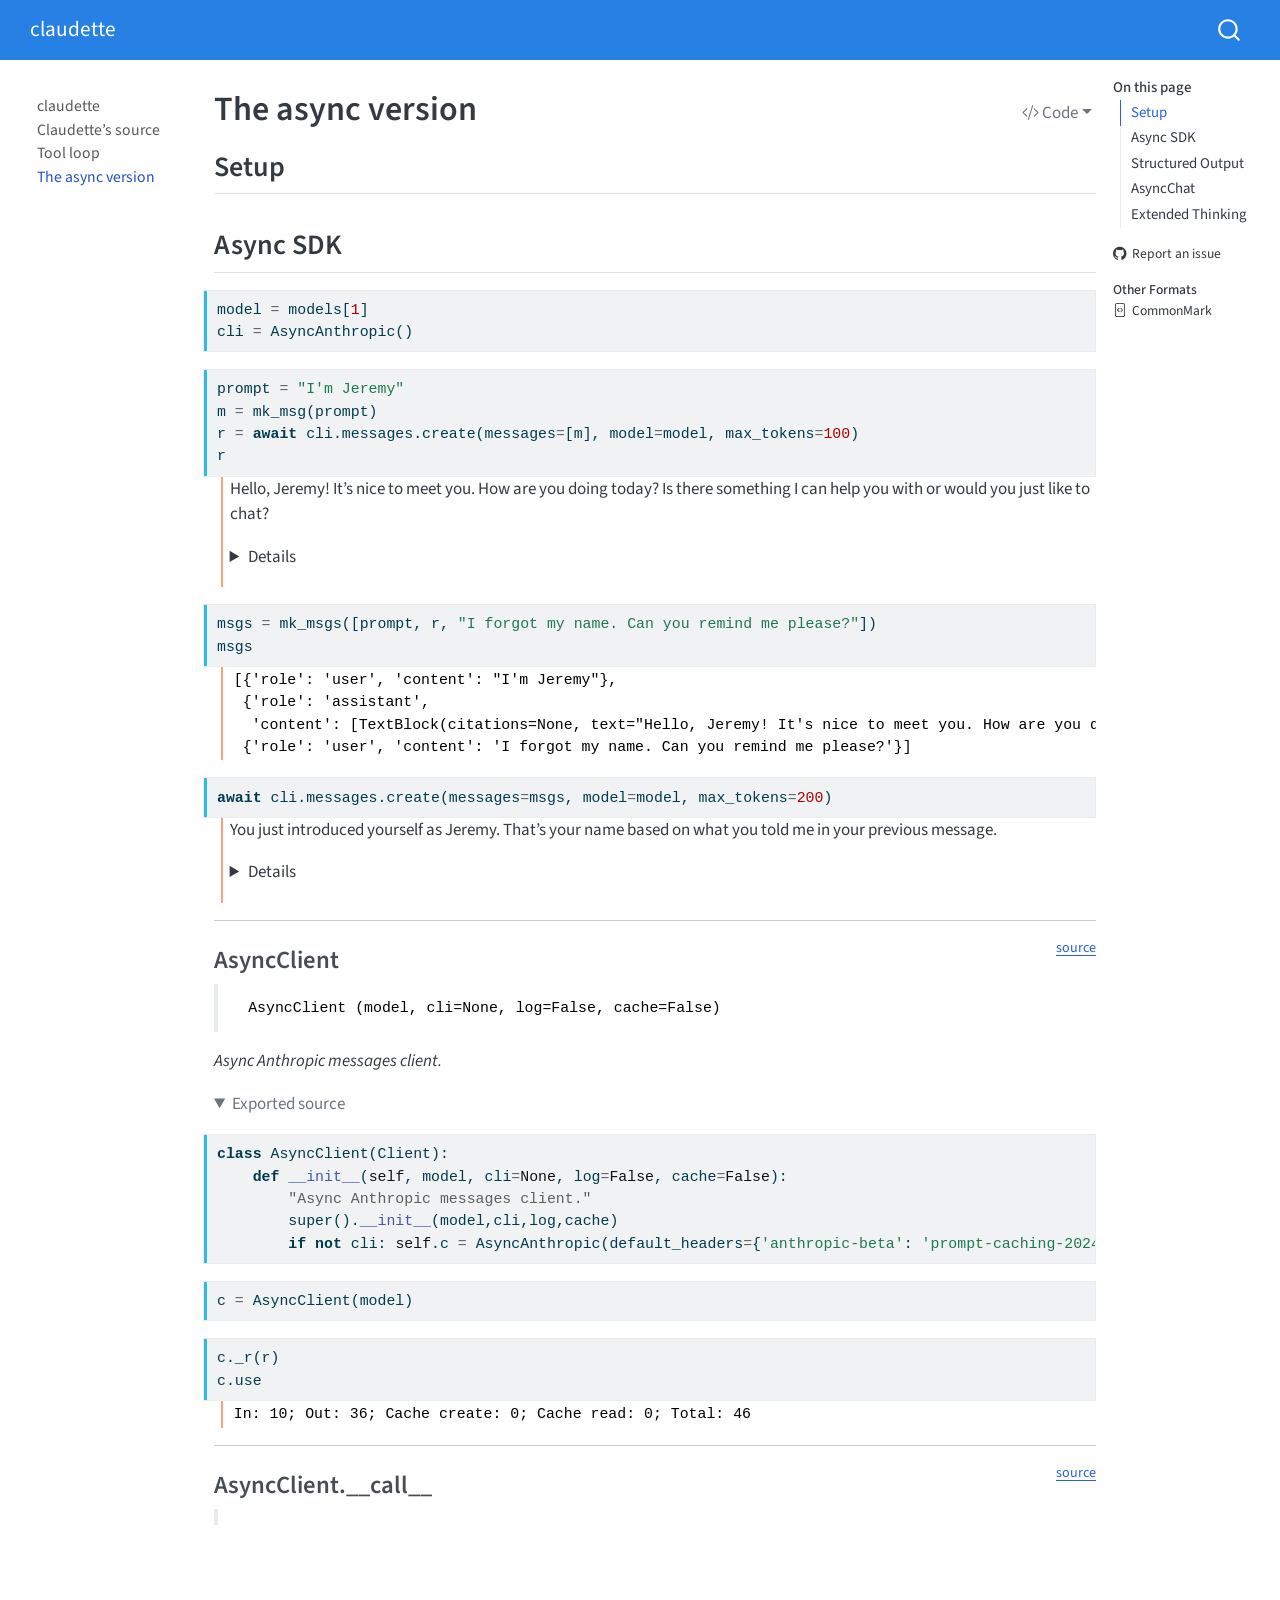
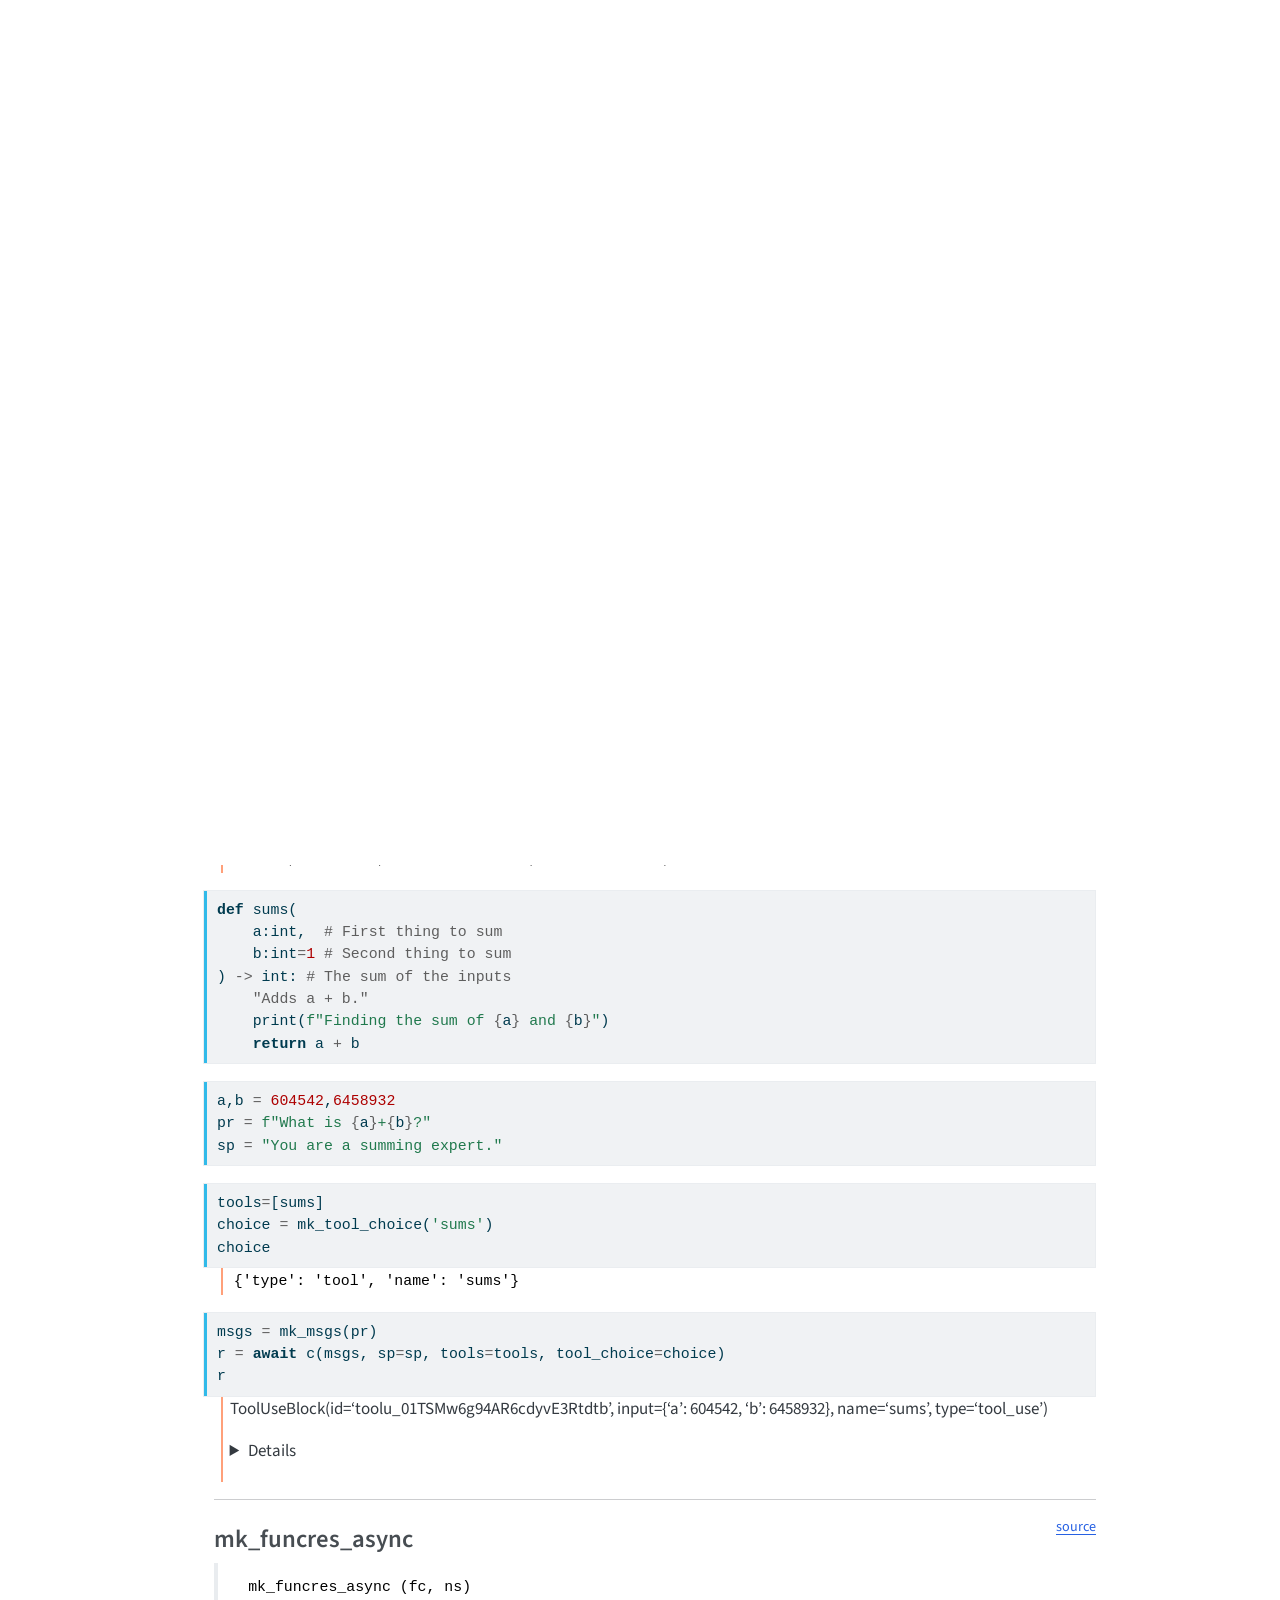
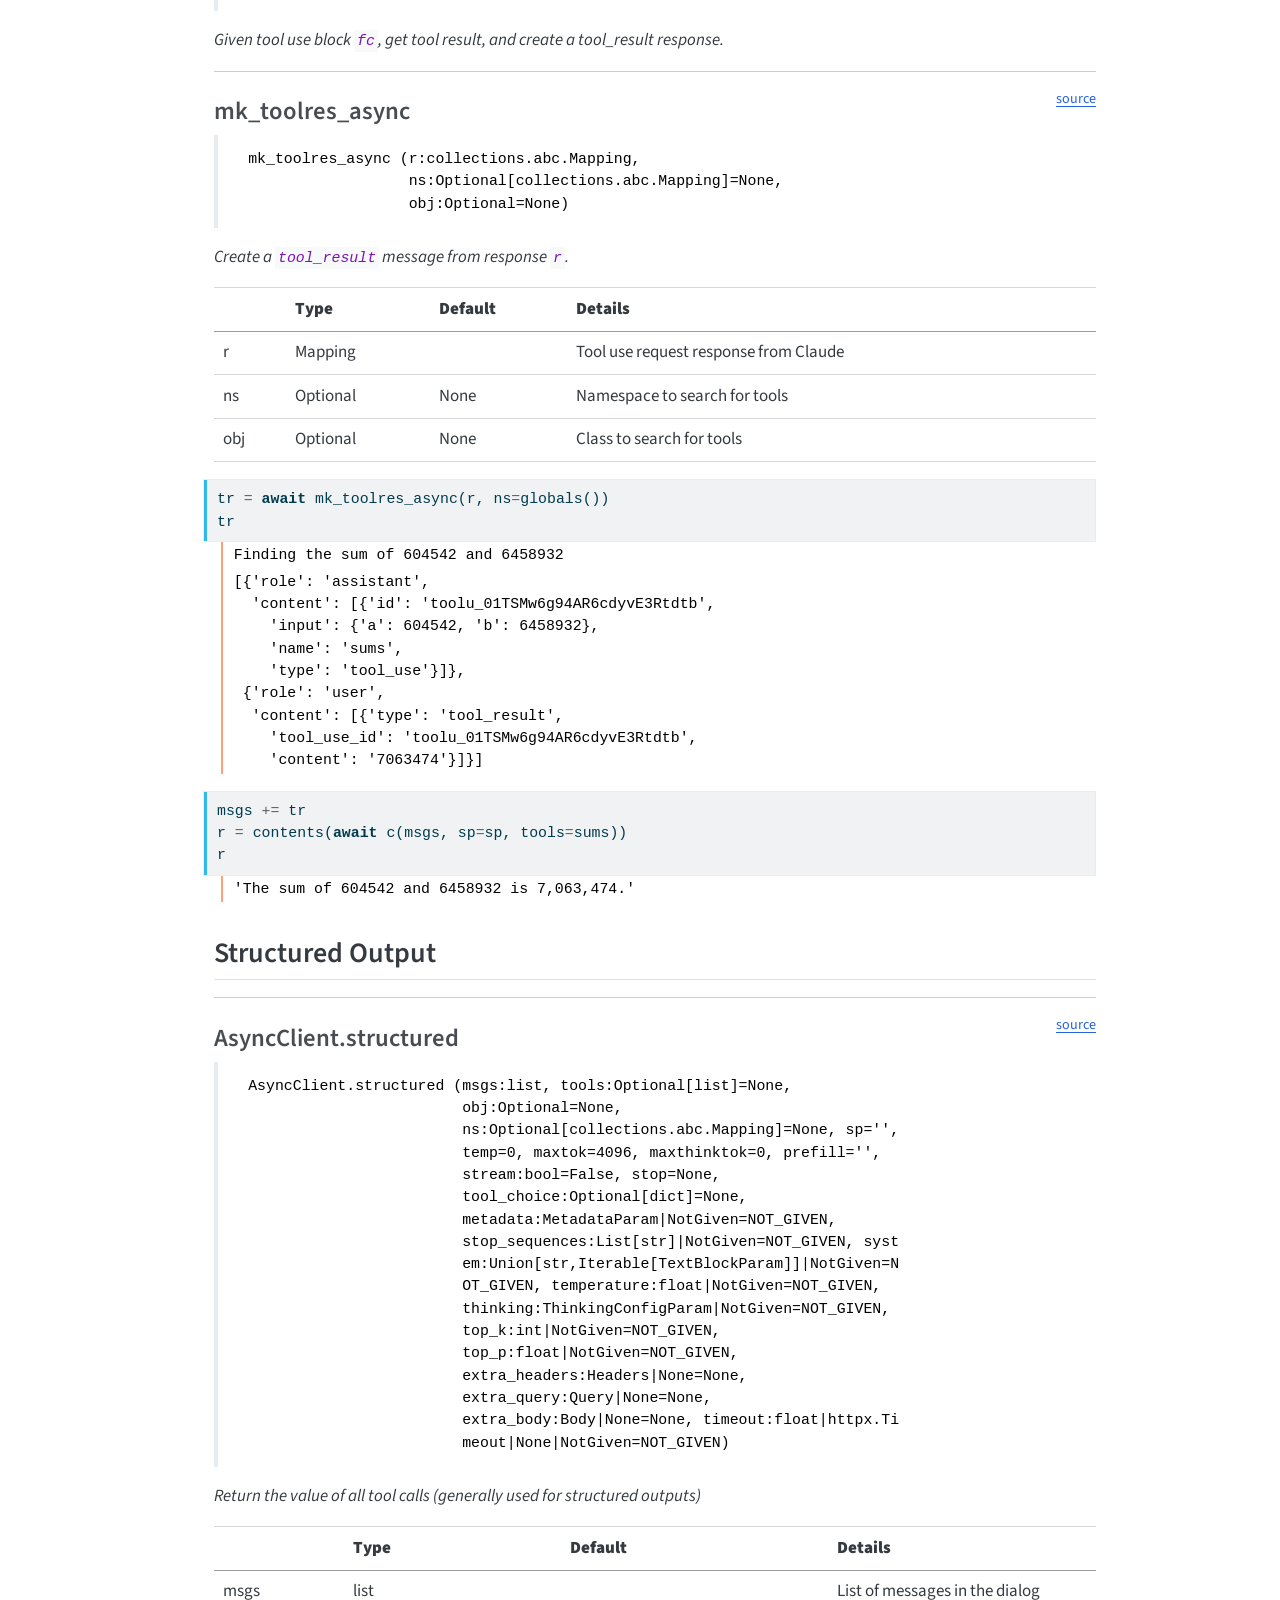
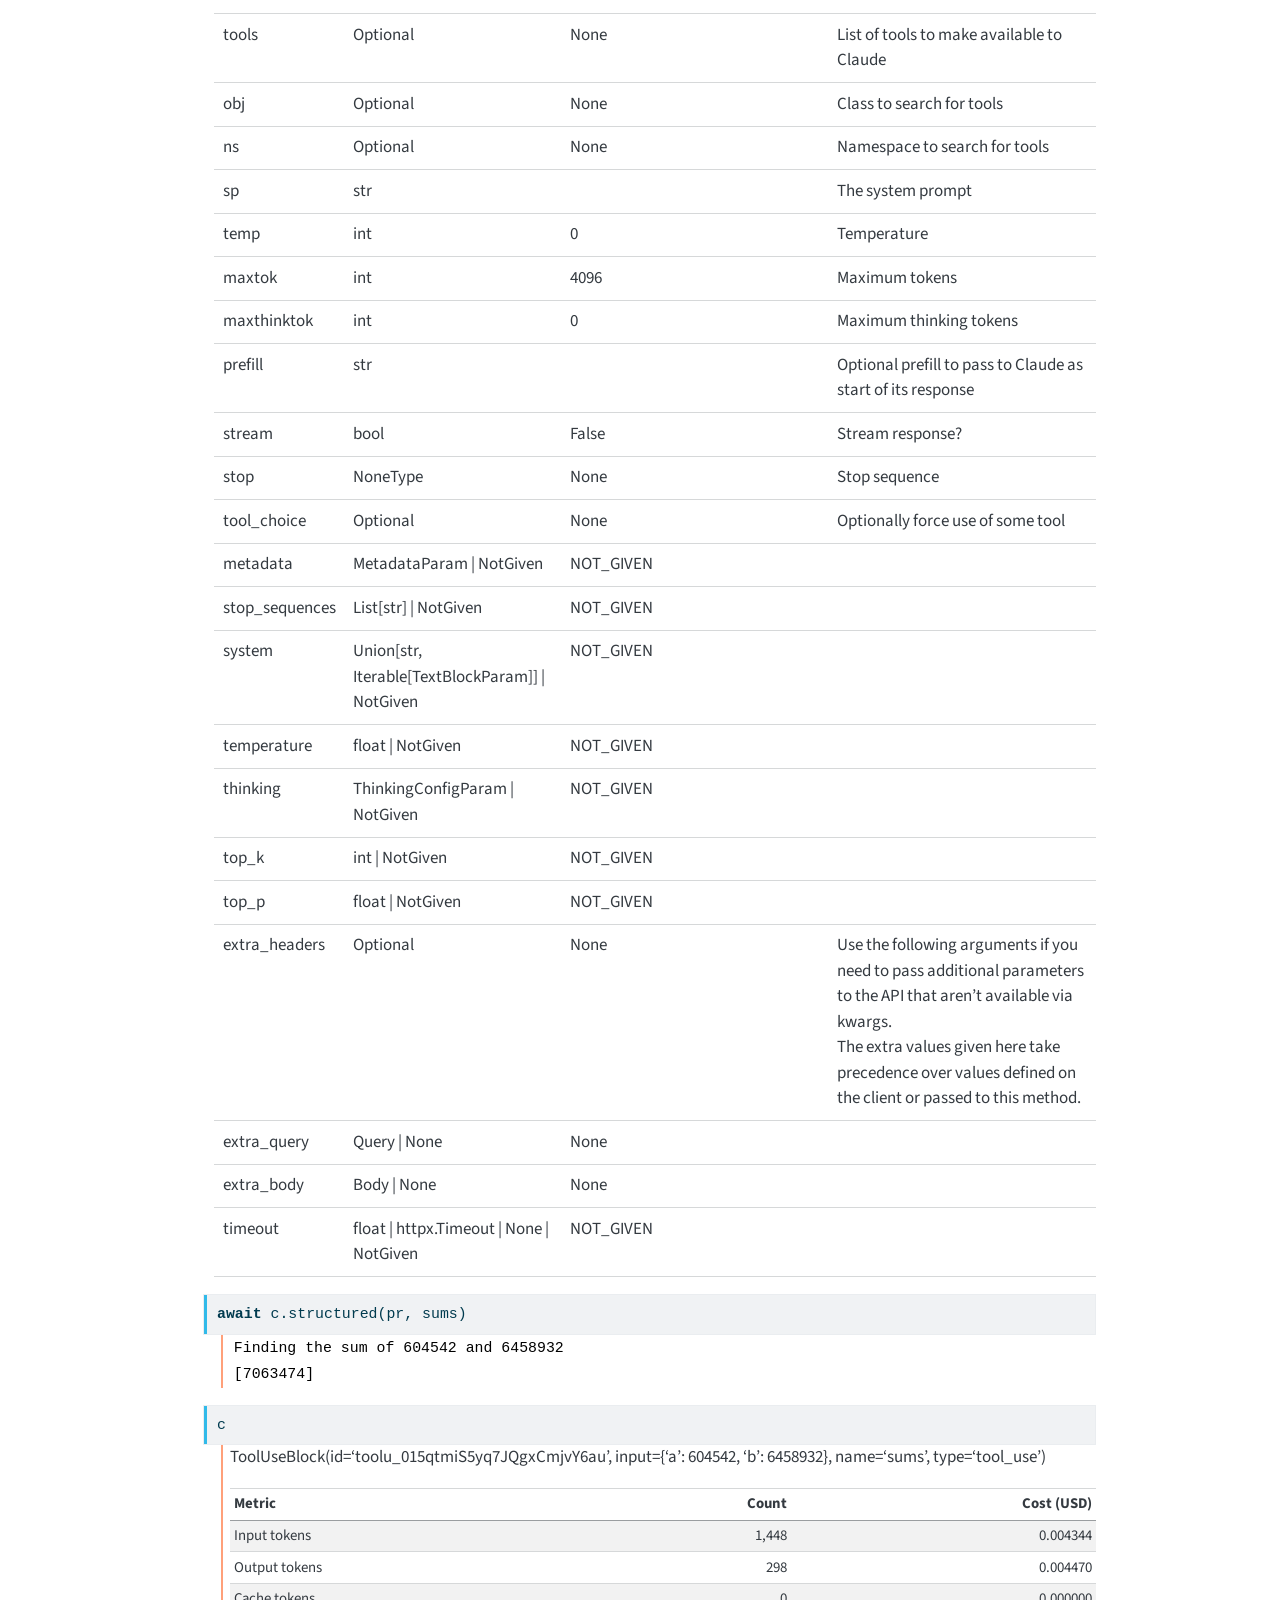
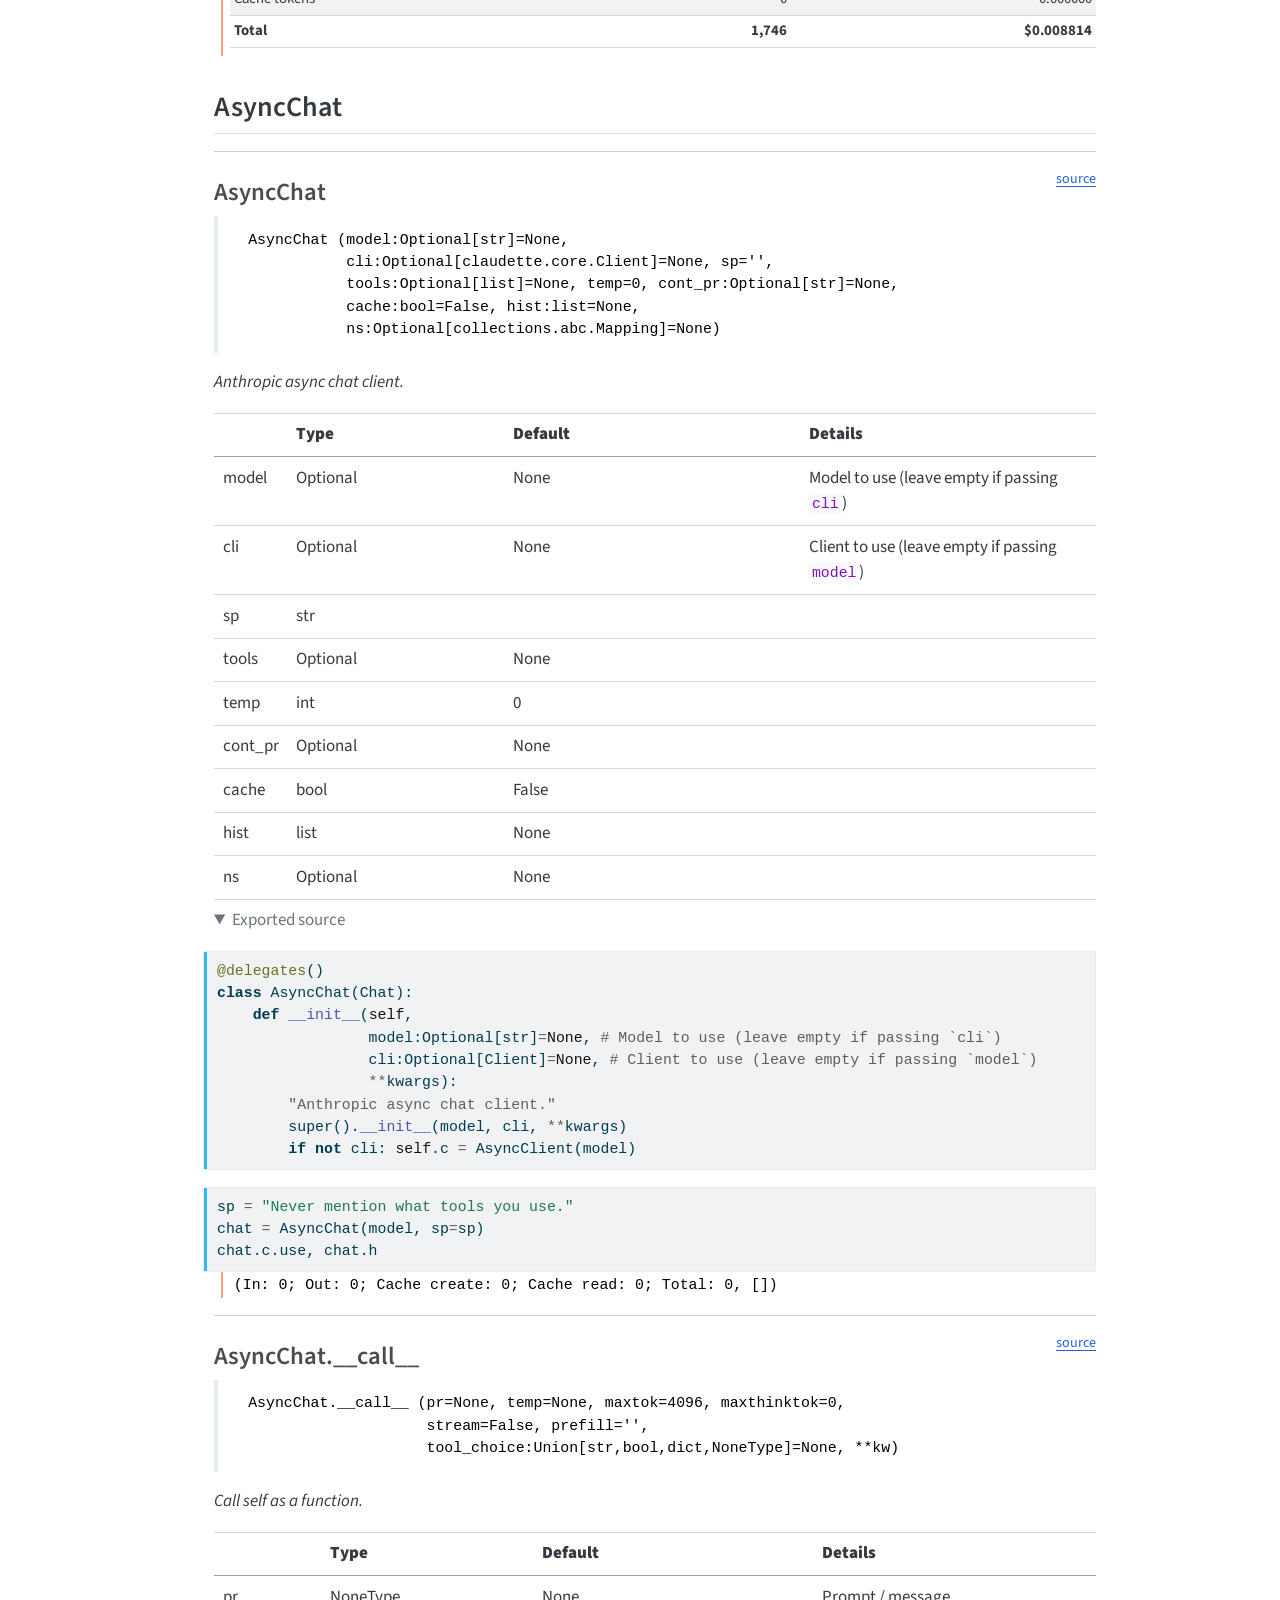
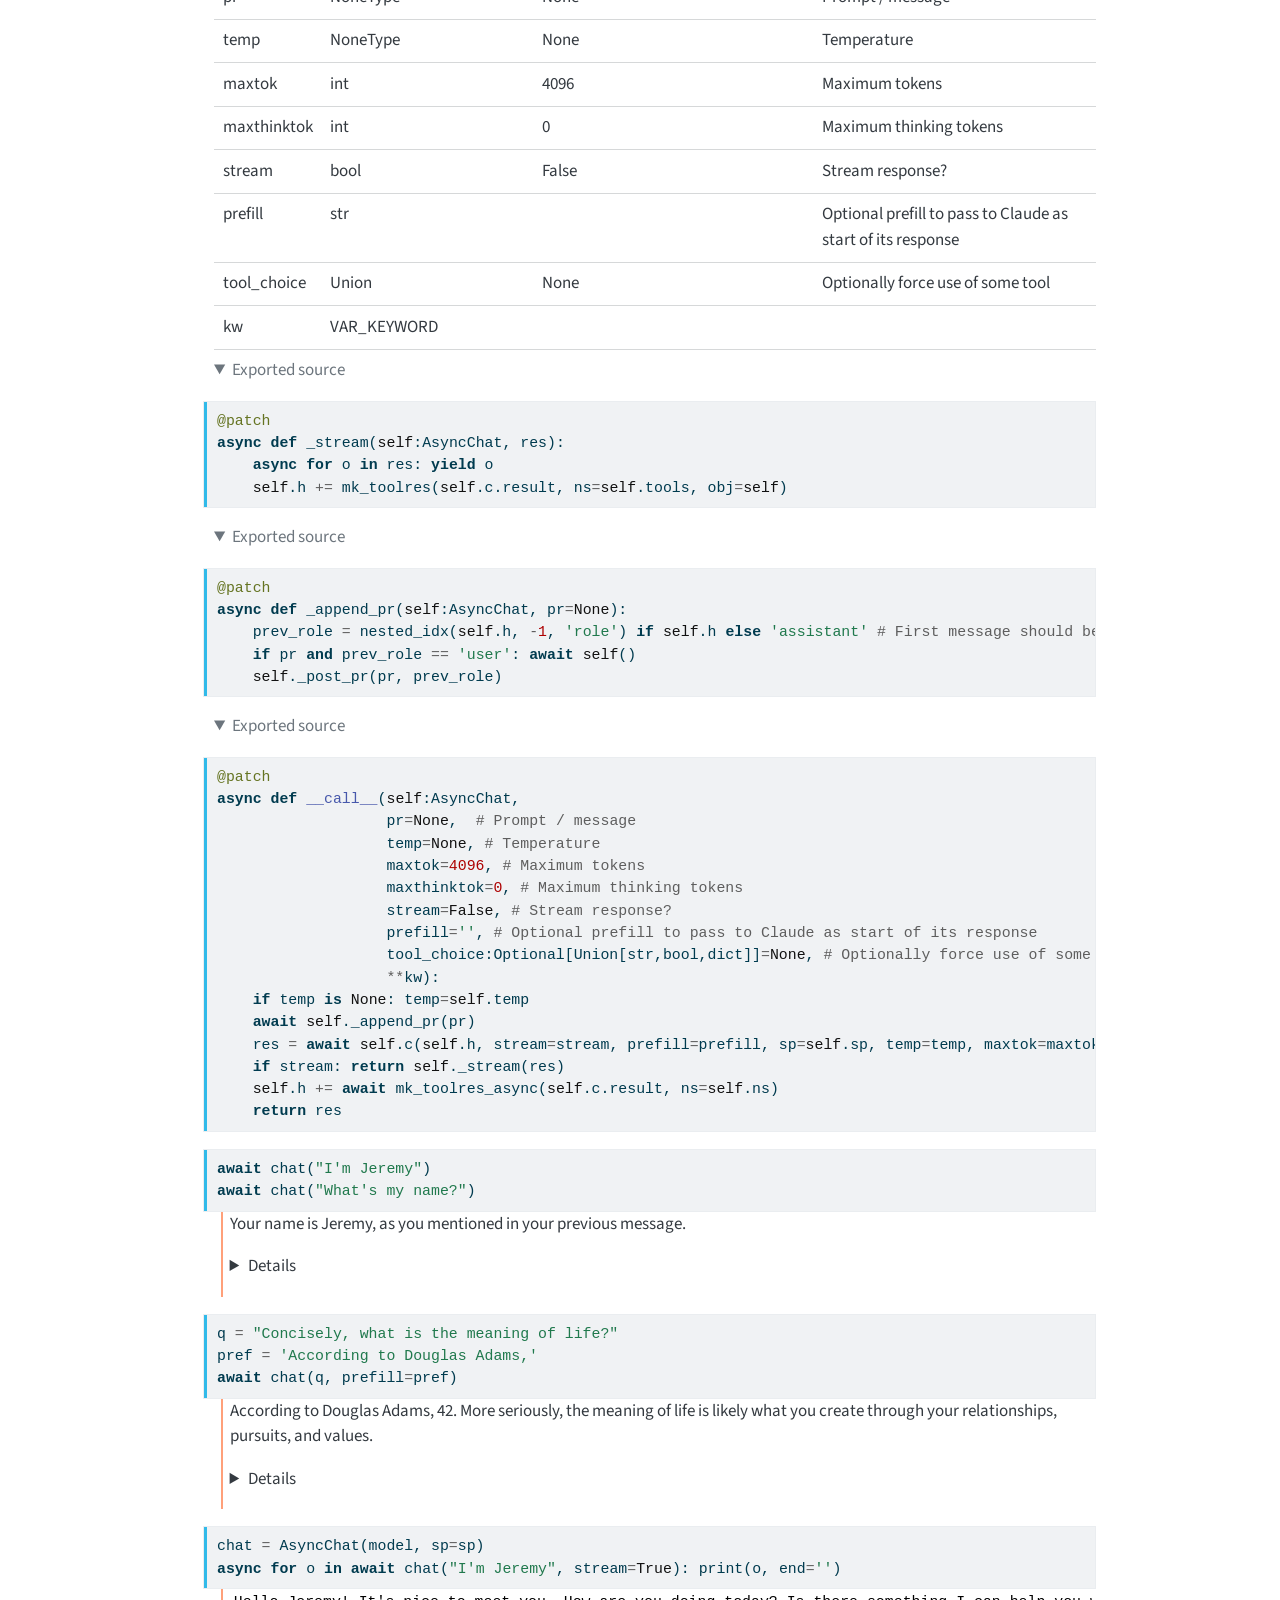
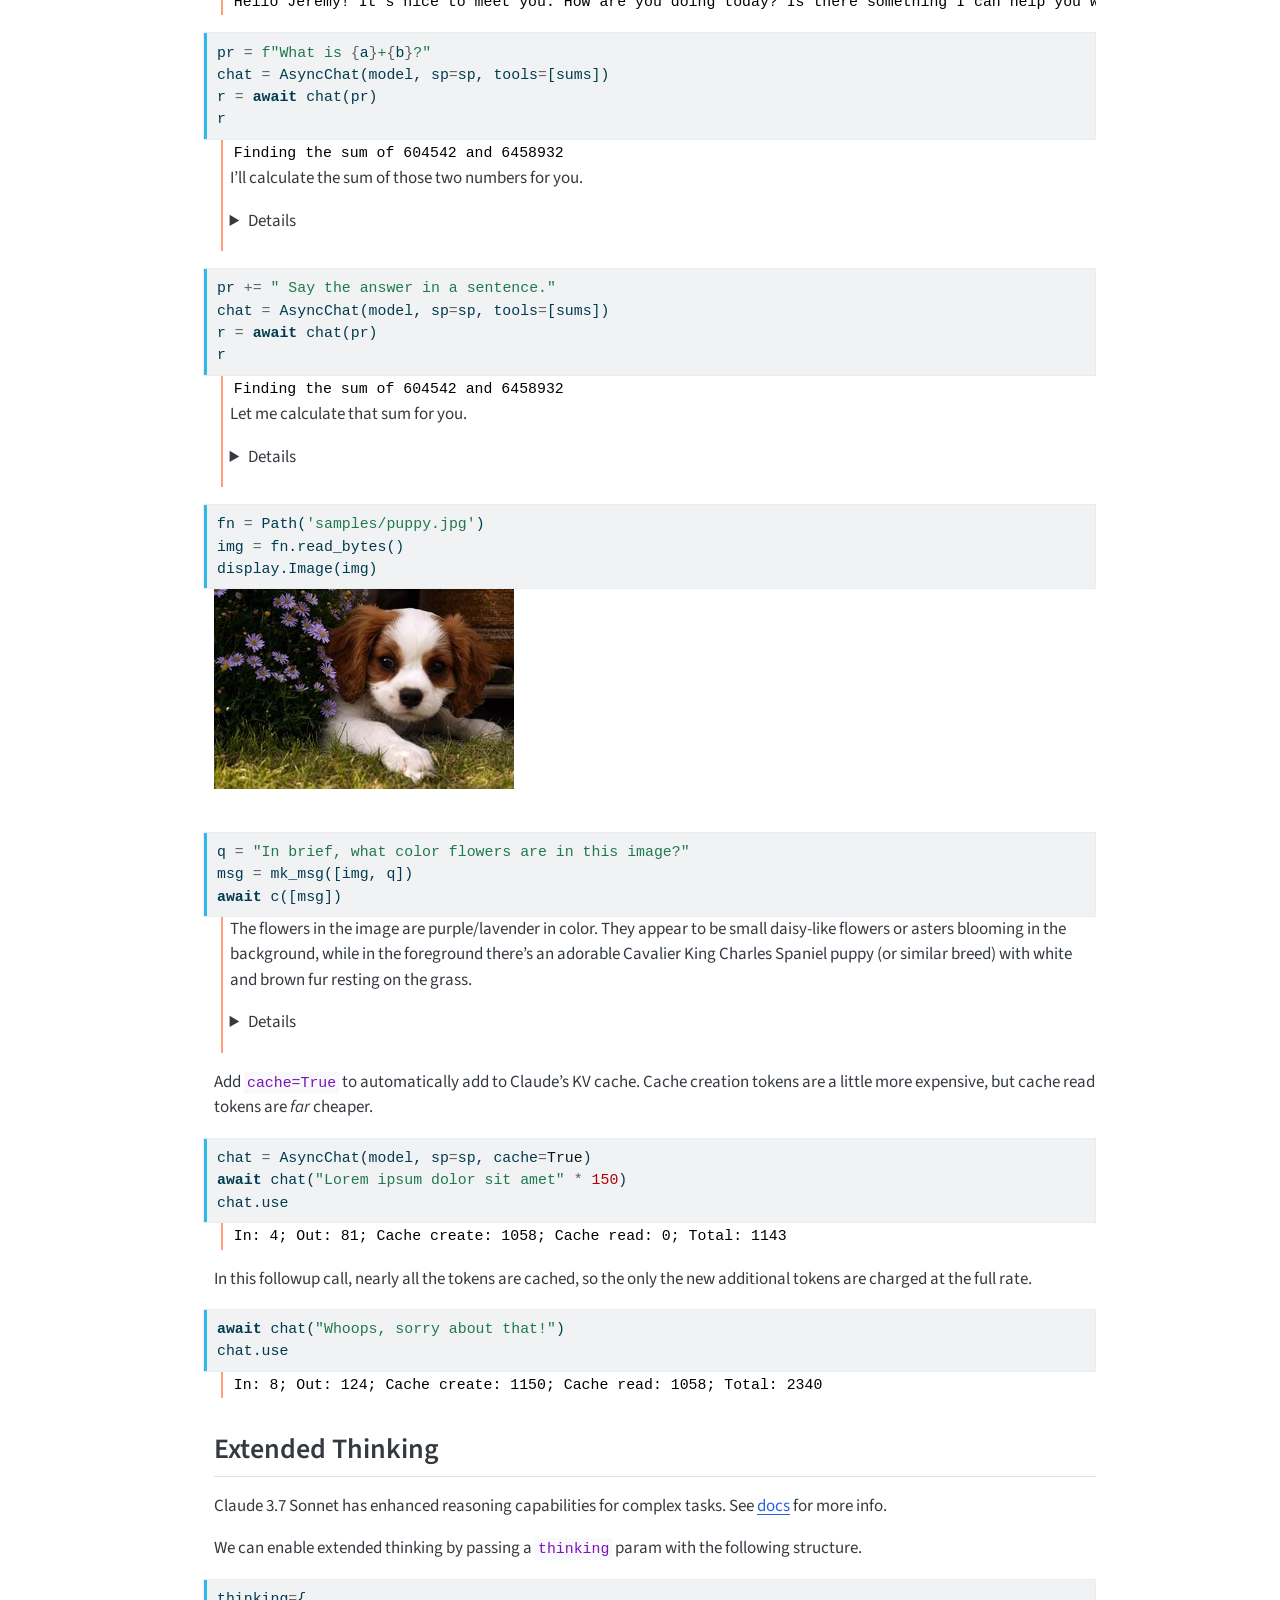
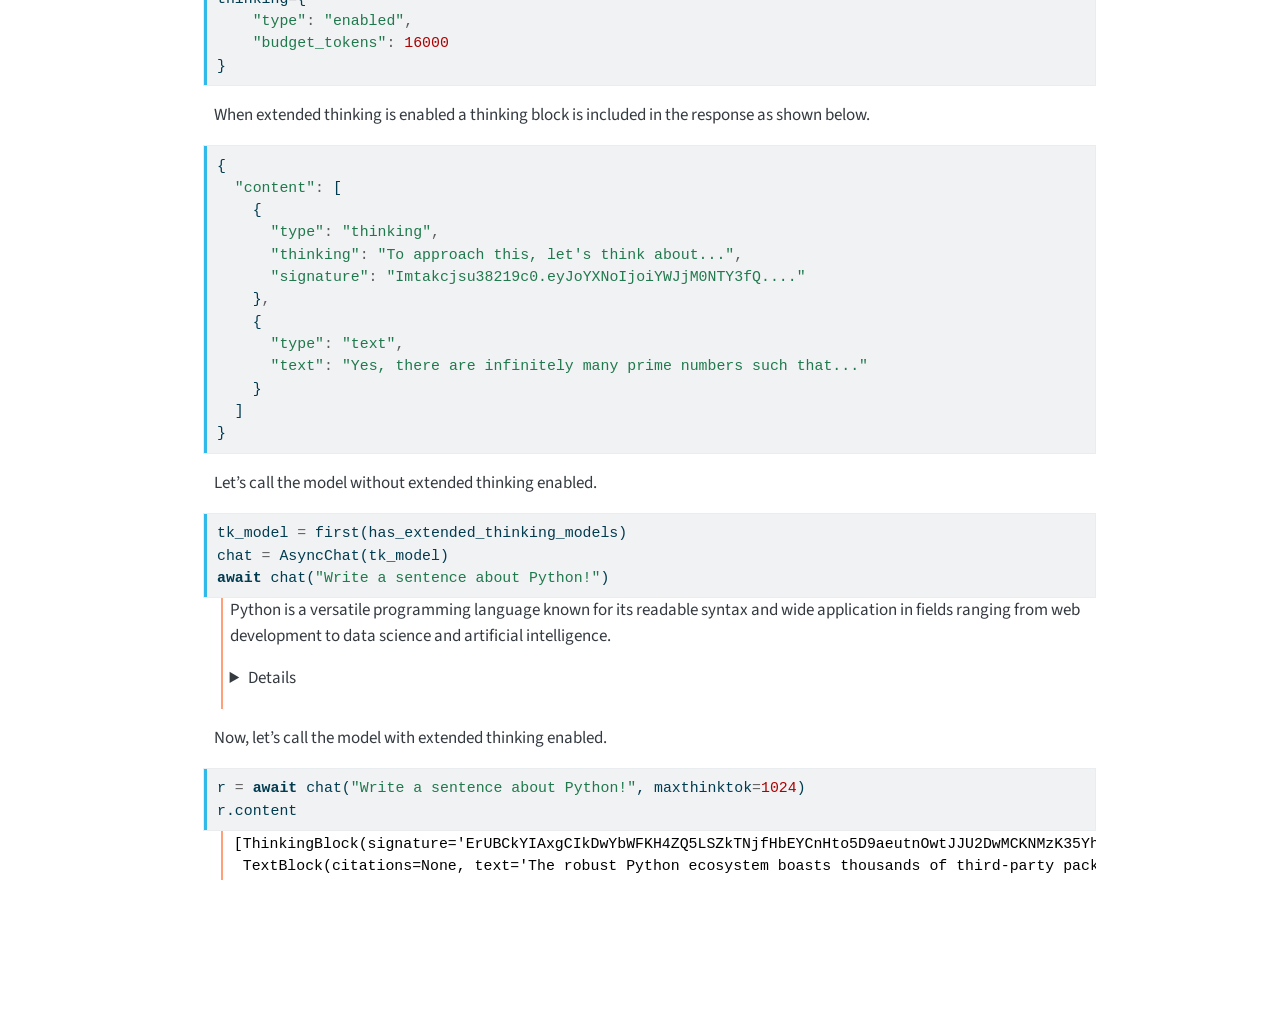
<file: async.html>
<!DOCTYPE html>
<html xmlns="http://www.w3.org/1999/xhtml" lang="en" xml:lang="en"><head>

<meta charset="utf-8">
<meta name="generator" content="quarto-1.7.29">

<meta name="viewport" content="width=device-width, initial-scale=1.0, user-scalable=yes">


<title>The async version – claudette</title>
<style>
code{white-space: pre-wrap;}
span.smallcaps{font-variant: small-caps;}
div.columns{display: flex; gap: min(4vw, 1.5em);}
div.column{flex: auto; overflow-x: auto;}
div.hanging-indent{margin-left: 1.5em; text-indent: -1.5em;}
ul.task-list{list-style: none;}
ul.task-list li input[type="checkbox"] {
  width: 0.8em;
  margin: 0 0.8em 0.2em -1em; /* quarto-specific, see https://github.com/quarto-dev/quarto-cli/issues/4556 */ 
  vertical-align: middle;
}
/* CSS for syntax highlighting */
html { -webkit-text-size-adjust: 100%; }
pre > code.sourceCode { white-space: pre; position: relative; }
pre > code.sourceCode > span { display: inline-block; line-height: 1.25; }
pre > code.sourceCode > span:empty { height: 1.2em; }
.sourceCode { overflow: visible; }
code.sourceCode > span { color: inherit; text-decoration: inherit; }
div.sourceCode { margin: 1em 0; }
pre.sourceCode { margin: 0; }
@media screen {
div.sourceCode { overflow: auto; }
}
@media print {
pre > code.sourceCode { white-space: pre-wrap; }
pre > code.sourceCode > span { text-indent: -5em; padding-left: 5em; }
}
pre.numberSource code
  { counter-reset: source-line 0; }
pre.numberSource code > span
  { position: relative; left: -4em; counter-increment: source-line; }
pre.numberSource code > span > a:first-child::before
  { content: counter(source-line);
    position: relative; left: -1em; text-align: right; vertical-align: baseline;
    border: none; display: inline-block;
    -webkit-touch-callout: none; -webkit-user-select: none;
    -khtml-user-select: none; -moz-user-select: none;
    -ms-user-select: none; user-select: none;
    padding: 0 4px; width: 4em;
  }
pre.numberSource { margin-left: 3em;  padding-left: 4px; }
div.sourceCode
  {   }
@media screen {
pre > code.sourceCode > span > a:first-child::before { text-decoration: underline; }
}
</style>


<script src="site_libs/quarto-nav/quarto-nav.js"></script>
<script src="site_libs/quarto-nav/headroom.min.js"></script>
<script src="site_libs/clipboard/clipboard.min.js"></script>
<script src="site_libs/quarto-search/autocomplete.umd.js"></script>
<script src="site_libs/quarto-search/fuse.min.js"></script>
<script src="site_libs/quarto-search/quarto-search.js"></script>
<meta name="quarto:offset" content="./">
<script src="site_libs/quarto-html/quarto.js" type="module"></script>
<script src="site_libs/quarto-html/tabsets/tabsets.js" type="module"></script>
<script src="site_libs/quarto-html/popper.min.js"></script>
<script src="site_libs/quarto-html/tippy.umd.min.js"></script>
<script src="site_libs/quarto-html/anchor.min.js"></script>
<link href="site_libs/quarto-html/tippy.css" rel="stylesheet">
<link href="site_libs/quarto-html/quarto-syntax-highlighting-0815c480559380816a4d1ea211a47e91.css" rel="stylesheet" id="quarto-text-highlighting-styles">
<script src="site_libs/bootstrap/bootstrap.min.js"></script>
<link href="site_libs/bootstrap/bootstrap-icons.css" rel="stylesheet">
<link href="site_libs/bootstrap/bootstrap-a12eba0e00f398788dca105c38b9efa3.min.css" rel="stylesheet" append-hash="true" id="quarto-bootstrap" data-mode="light">
<script id="quarto-search-options" type="application/json">{
  "location": "navbar",
  "copy-button": false,
  "collapse-after": 3,
  "panel-placement": "end",
  "type": "overlay",
  "limit": 50,
  "keyboard-shortcut": [
    "f",
    "/",
    "s"
  ],
  "show-item-context": false,
  "language": {
    "search-no-results-text": "No results",
    "search-matching-documents-text": "matching documents",
    "search-copy-link-title": "Copy link to search",
    "search-hide-matches-text": "Hide additional matches",
    "search-more-match-text": "more match in this document",
    "search-more-matches-text": "more matches in this document",
    "search-clear-button-title": "Clear",
    "search-text-placeholder": "",
    "search-detached-cancel-button-title": "Cancel",
    "search-submit-button-title": "Submit",
    "search-label": "Search"
  }
}</script>


<link rel="stylesheet" href="styles.css">
<meta property="og:title" content="The async version – claudette">
<meta property="og:description" content="Claudette is Claude’s friend">
<meta property="og:image" content="https://claudette.answer.ai/02_async_files/figure-html/cell-43-output-1.jpeg">
<meta property="og:site_name" content="claudette">
<meta name="twitter:title" content="The async version – claudette">
<meta name="twitter:description" content="Claudette is Claude’s friend">
<meta name="twitter:image" content="https://claudette.answer.ai/02_async_files/figure-html/cell-43-output-1.jpeg">
<meta name="twitter:card" content="summary_large_image">
</head>

<body class="nav-sidebar floating nav-fixed quarto-light">

<div id="quarto-search-results"></div>
  <header id="quarto-header" class="headroom fixed-top">
    <nav class="navbar navbar-expand-lg " data-bs-theme="dark">
      <div class="navbar-container container-fluid">
      <div class="navbar-brand-container mx-auto">
    <a class="navbar-brand" href="./index.html">
    <span class="navbar-title">claudette</span>
    </a>
  </div>
        <div class="quarto-navbar-tools tools-end">
</div>
          <div id="quarto-search" class="" title="Search"></div>
      </div> <!-- /container-fluid -->
    </nav>
  <nav class="quarto-secondary-nav">
    <div class="container-fluid d-flex">
      <button type="button" class="quarto-btn-toggle btn" data-bs-toggle="collapse" role="button" data-bs-target=".quarto-sidebar-collapse-item" aria-controls="quarto-sidebar" aria-expanded="false" aria-label="Toggle sidebar navigation" onclick="if (window.quartoToggleHeadroom) { window.quartoToggleHeadroom(); }">
        <i class="bi bi-layout-text-sidebar-reverse"></i>
      </button>
        <nav class="quarto-page-breadcrumbs" aria-label="breadcrumb"><ol class="breadcrumb"><li class="breadcrumb-item"><a href="./async.html">The async version</a></li></ol></nav>
        <a class="flex-grow-1" role="navigation" data-bs-toggle="collapse" data-bs-target=".quarto-sidebar-collapse-item" aria-controls="quarto-sidebar" aria-expanded="false" aria-label="Toggle sidebar navigation" onclick="if (window.quartoToggleHeadroom) { window.quartoToggleHeadroom(); }">      
        </a>
    </div>
  </nav>
</header>
<!-- content -->
<div id="quarto-content" class="quarto-container page-columns page-rows-contents page-layout-article page-navbar">
<!-- sidebar -->
  <nav id="quarto-sidebar" class="sidebar collapse collapse-horizontal quarto-sidebar-collapse-item sidebar-navigation floating overflow-auto">
    <div class="sidebar-menu-container"> 
    <ul class="list-unstyled mt-1">
        <li class="sidebar-item">
  <div class="sidebar-item-container"> 
  <a href="./index.html" class="sidebar-item-text sidebar-link">
 <span class="menu-text">claudette</span></a>
  </div>
</li>
        <li class="sidebar-item">
  <div class="sidebar-item-container"> 
  <a href="./core.html" class="sidebar-item-text sidebar-link">
 <span class="menu-text">Claudette’s source</span></a>
  </div>
</li>
        <li class="sidebar-item">
  <div class="sidebar-item-container"> 
  <a href="./toolloop.html" class="sidebar-item-text sidebar-link">
 <span class="menu-text">Tool loop</span></a>
  </div>
</li>
        <li class="sidebar-item">
  <div class="sidebar-item-container"> 
  <a href="./async.html" class="sidebar-item-text sidebar-link active">
 <span class="menu-text">The async version</span></a>
  </div>
</li>
    </ul>
    </div>
</nav>
<div id="quarto-sidebar-glass" class="quarto-sidebar-collapse-item" data-bs-toggle="collapse" data-bs-target=".quarto-sidebar-collapse-item"></div>
<!-- margin-sidebar -->
    <div id="quarto-margin-sidebar" class="sidebar margin-sidebar">
        <nav id="TOC" role="doc-toc" class="toc-active">
    <h2 id="toc-title">On this page</h2>
   
  <ul>
  <li><a href="#setup" id="toc-setup" class="nav-link active" data-scroll-target="#setup">Setup</a></li>
  <li><a href="#async-sdk" id="toc-async-sdk" class="nav-link" data-scroll-target="#async-sdk">Async SDK</a>
  <ul class="collapse">
  <li><a href="#asyncclient" id="toc-asyncclient" class="nav-link" data-scroll-target="#asyncclient">AsyncClient</a></li>
  <li><a href="#asyncclient.__call__" id="toc-asyncclient.__call__" class="nav-link" data-scroll-target="#asyncclient.__call__">AsyncClient.__call__</a></li>
  <li><a href="#mk_funcres_async" id="toc-mk_funcres_async" class="nav-link" data-scroll-target="#mk_funcres_async">mk_funcres_async</a></li>
  <li><a href="#mk_toolres_async" id="toc-mk_toolres_async" class="nav-link" data-scroll-target="#mk_toolres_async">mk_toolres_async</a></li>
  </ul></li>
  <li><a href="#structured-output" id="toc-structured-output" class="nav-link" data-scroll-target="#structured-output">Structured Output</a>
  <ul class="collapse">
  <li><a href="#asyncclient.structured" id="toc-asyncclient.structured" class="nav-link" data-scroll-target="#asyncclient.structured">AsyncClient.structured</a></li>
  </ul></li>
  <li><a href="#asyncchat" id="toc-asyncchat" class="nav-link" data-scroll-target="#asyncchat">AsyncChat</a>
  <ul class="collapse">
  <li><a href="#asyncchat-1" id="toc-asyncchat-1" class="nav-link" data-scroll-target="#asyncchat-1">AsyncChat</a></li>
  <li><a href="#asyncchat.__call__" id="toc-asyncchat.__call__" class="nav-link" data-scroll-target="#asyncchat.__call__">AsyncChat.__call__</a></li>
  </ul></li>
  <li><a href="#extended-thinking" id="toc-extended-thinking" class="nav-link" data-scroll-target="#extended-thinking">Extended Thinking</a></li>
  </ul>
<div class="toc-actions"><ul><li><a href="https://github.com/AnswerDotAI/claudette/issues/new" class="toc-action"><i class="bi bi-github"></i>Report an issue</a></li></ul></div><div class="quarto-alternate-formats"><h2>Other Formats</h2><ul><li><a href="async.html.md"><i class="bi bi-file-code"></i>CommonMark</a></li></ul></div></nav>
    </div>
<!-- main -->
<main class="content" id="quarto-document-content">

<header id="title-block-header" class="quarto-title-block default">
<div class="quarto-title">
<div class="quarto-title-block"><div><h1 class="title">The async version</h1><button type="button" class="btn code-tools-button dropdown-toggle" id="quarto-code-tools-menu" data-bs-toggle="dropdown" aria-expanded="false"><i class="bi"></i> Code</button><ul class="dropdown-menu dropdown-menu-end" aria-labelelledby="quarto-code-tools-menu"><li><a id="quarto-show-all-code" class="dropdown-item" href="javascript:void(0)" role="button">Show All Code</a></li><li><a id="quarto-hide-all-code" class="dropdown-item" href="javascript:void(0)" role="button">Hide All Code</a></li></ul></div></div>
</div>



<div class="quarto-title-meta">

    
  
    
  </div>
  


</header>


<!-- WARNING: THIS FILE WAS AUTOGENERATED! DO NOT EDIT! -->
<section id="setup" class="level2">
<h2 class="anchored" data-anchor-id="setup">Setup</h2>
</section>
<section id="async-sdk" class="level2">
<h2 class="anchored" data-anchor-id="async-sdk">Async SDK</h2>
<div id="70b53a51" class="cell">
<div class="sourceCode cell-code" id="cb1"><pre class="sourceCode python code-with-copy"><code class="sourceCode python"><span id="cb1-1"><a href="#cb1-1" aria-hidden="true" tabindex="-1"></a>model <span class="op">=</span> models[<span class="dv">1</span>]</span>
<span id="cb1-2"><a href="#cb1-2" aria-hidden="true" tabindex="-1"></a>cli <span class="op">=</span> AsyncAnthropic()</span></code><button title="Copy to Clipboard" class="code-copy-button"><i class="bi"></i></button></pre></div>
</div>
<div id="d423e115" class="cell">
<div class="sourceCode cell-code" id="cb2"><pre class="sourceCode python code-with-copy"><code class="sourceCode python"><span id="cb2-1"><a href="#cb2-1" aria-hidden="true" tabindex="-1"></a>prompt <span class="op">=</span> <span class="st">"I'm Jeremy"</span></span>
<span id="cb2-2"><a href="#cb2-2" aria-hidden="true" tabindex="-1"></a>m <span class="op">=</span> mk_msg(prompt)</span>
<span id="cb2-3"><a href="#cb2-3" aria-hidden="true" tabindex="-1"></a>r <span class="op">=</span> <span class="cf">await</span> cli.messages.create(messages<span class="op">=</span>[m], model<span class="op">=</span>model, max_tokens<span class="op">=</span><span class="dv">100</span>)</span>
<span id="cb2-4"><a href="#cb2-4" aria-hidden="true" tabindex="-1"></a>r</span></code><button title="Copy to Clipboard" class="code-copy-button"><i class="bi"></i></button></pre></div>
<div class="cell-output cell-output-display cell-output-markdown">
<p>Hello, Jeremy! It’s nice to meet you. How are you doing today? Is there something I can help you with or would you just like to chat?</p>
<details>
<ul>
<li>id: <code>msg_01H7LKEnvrgPqzzVj4WKqNFZ</code></li>
<li>content: <code>[{'citations': None, 'text': "Hello, Jeremy! It's nice to meet you. How are you doing today? Is there something I can help you with or would you just like to chat?", 'type': 'text'}]</code></li>
<li>model: <code>claude-3-7-sonnet-20250219</code></li>
<li>role: <code>assistant</code></li>
<li>stop_reason: <code>end_turn</code></li>
<li>stop_sequence: <code>None</code></li>
<li>type: <code>message</code></li>
<li>usage: <code>{'cache_creation_input_tokens': 0, 'cache_read_input_tokens': 0, 'input_tokens': 10, 'output_tokens': 36}</code></li>
</ul>
</details>
</div>
</div>
<div id="6c464f8b" class="cell">
<div class="sourceCode cell-code" id="cb3"><pre class="sourceCode python code-with-copy"><code class="sourceCode python"><span id="cb3-1"><a href="#cb3-1" aria-hidden="true" tabindex="-1"></a>msgs <span class="op">=</span> mk_msgs([prompt, r, <span class="st">"I forgot my name. Can you remind me please?"</span>]) </span>
<span id="cb3-2"><a href="#cb3-2" aria-hidden="true" tabindex="-1"></a>msgs</span></code><button title="Copy to Clipboard" class="code-copy-button"><i class="bi"></i></button></pre></div>
<div class="cell-output cell-output-display">
<pre><code>[{'role': 'user', 'content': "I'm Jeremy"},
 {'role': 'assistant',
  'content': [TextBlock(citations=None, text="Hello, Jeremy! It's nice to meet you. How are you doing today? Is there something I can help you with or would you just like to chat?", type='text')]},
 {'role': 'user', 'content': 'I forgot my name. Can you remind me please?'}]</code></pre>
</div>
</div>
<div id="6ca62759" class="cell">
<div class="sourceCode cell-code" id="cb5"><pre class="sourceCode python code-with-copy"><code class="sourceCode python"><span id="cb5-1"><a href="#cb5-1" aria-hidden="true" tabindex="-1"></a><span class="cf">await</span> cli.messages.create(messages<span class="op">=</span>msgs, model<span class="op">=</span>model, max_tokens<span class="op">=</span><span class="dv">200</span>)</span></code><button title="Copy to Clipboard" class="code-copy-button"><i class="bi"></i></button></pre></div>
<div class="cell-output cell-output-display cell-output-markdown">
<p>You just introduced yourself as Jeremy. That’s your name based on what you told me in your previous message.</p>
<details>
<ul>
<li>id: <code>msg_01DDbdY9JsybAT33YowQD9kH</code></li>
<li>content: <code>[{'citations': None, 'text': "You just introduced yourself as Jeremy. That's your name based on what you told me in your previous message.", 'type': 'text'}]</code></li>
<li>model: <code>claude-3-7-sonnet-20250219</code></li>
<li>role: <code>assistant</code></li>
<li>stop_reason: <code>end_turn</code></li>
<li>stop_sequence: <code>None</code></li>
<li>type: <code>message</code></li>
<li>usage: <code>{'cache_creation_input_tokens': 0, 'cache_read_input_tokens': 0, 'input_tokens': 60, 'output_tokens': 25}</code></li>
</ul>
</details>
</div>
</div>
<hr>
<p><a href="https://github.com/AnswerDotAI/claudette/blob/main/claudette/asink.py#L21" target="_blank" style="float:right; font-size:smaller">source</a></p>
<section id="asyncclient" class="level3">
<h3 class="anchored" data-anchor-id="asyncclient">AsyncClient</h3>
<blockquote class="blockquote">
<pre><code> AsyncClient (model, cli=None, log=False, cache=False)</code></pre>
</blockquote>
<p><em>Async Anthropic messages client.</em></p>
<div id="3b873aaf" class="cell">
<details open="" class="code-fold">
<summary>Exported source</summary>
<div class="sourceCode cell-code" id="cb7"><pre class="sourceCode python code-with-copy"><code class="sourceCode python"><span id="cb7-1"><a href="#cb7-1" aria-hidden="true" tabindex="-1"></a><span class="kw">class</span> AsyncClient(Client):</span>
<span id="cb7-2"><a href="#cb7-2" aria-hidden="true" tabindex="-1"></a>    <span class="kw">def</span> <span class="fu">__init__</span>(<span class="va">self</span>, model, cli<span class="op">=</span><span class="va">None</span>, log<span class="op">=</span><span class="va">False</span>, cache<span class="op">=</span><span class="va">False</span>):</span>
<span id="cb7-3"><a href="#cb7-3" aria-hidden="true" tabindex="-1"></a>        <span class="co">"Async Anthropic messages client."</span></span>
<span id="cb7-4"><a href="#cb7-4" aria-hidden="true" tabindex="-1"></a>        <span class="bu">super</span>().<span class="fu">__init__</span>(model,cli,log,cache)</span>
<span id="cb7-5"><a href="#cb7-5" aria-hidden="true" tabindex="-1"></a>        <span class="cf">if</span> <span class="kw">not</span> cli: <span class="va">self</span>.c <span class="op">=</span> AsyncAnthropic(default_headers<span class="op">=</span>{<span class="st">'anthropic-beta'</span>: <span class="st">'prompt-caching-2024-07-31'</span>})</span></code><button title="Copy to Clipboard" class="code-copy-button"><i class="bi"></i></button></pre></div>
</details>
</div>
<div id="d01e9ccf" class="cell">
<div class="sourceCode cell-code" id="cb8"><pre class="sourceCode python code-with-copy"><code class="sourceCode python"><span id="cb8-1"><a href="#cb8-1" aria-hidden="true" tabindex="-1"></a>c <span class="op">=</span> AsyncClient(model)</span></code><button title="Copy to Clipboard" class="code-copy-button"><i class="bi"></i></button></pre></div>
</div>
<div id="0181f7b3" class="cell">
<div class="sourceCode cell-code" id="cb9"><pre class="sourceCode python code-with-copy"><code class="sourceCode python"><span id="cb9-1"><a href="#cb9-1" aria-hidden="true" tabindex="-1"></a>c._r(r)</span>
<span id="cb9-2"><a href="#cb9-2" aria-hidden="true" tabindex="-1"></a>c.use</span></code><button title="Copy to Clipboard" class="code-copy-button"><i class="bi"></i></button></pre></div>
<div class="cell-output cell-output-display">
<pre><code>In: 10; Out: 36; Cache create: 0; Cache read: 0; Total: 46</code></pre>
</div>
</div>
<hr>
<p><a href="https://github.com/AnswerDotAI/claudette/blob/main/claudette/asink.py#L38" target="_blank" style="float:right; font-size:smaller">source</a></p>
</section>
<section id="asyncclient.__call__" class="level3">
<h3 class="anchored" data-anchor-id="asyncclient.__call__">AsyncClient.__call__</h3>
<blockquote class="blockquote">
<pre><code> AsyncClient.__call__ (msgs:list, sp='', temp=0, maxtok=4096,
                       maxthinktok=0, prefill='', stream:bool=False,
                       stop=None, tools:Optional[list]=None,
                       tool_choice:Optional[dict]=None, cli=None,
                       log=False, cache=False)</code></pre>
</blockquote>
<p><em>Make an async call to Claude.</em></p>
<table class="caption-top table">
<colgroup>
<col style="width: 6%">
<col style="width: 25%">
<col style="width: 34%">
<col style="width: 34%">
</colgroup>
<thead>
<tr class="header">
<th></th>
<th><strong>Type</strong></th>
<th><strong>Default</strong></th>
<th><strong>Details</strong></th>
</tr>
</thead>
<tbody>
<tr class="odd">
<td>msgs</td>
<td>list</td>
<td></td>
<td>List of messages in the dialog</td>
</tr>
<tr class="even">
<td>sp</td>
<td>str</td>
<td></td>
<td>The system prompt</td>
</tr>
<tr class="odd">
<td>temp</td>
<td>int</td>
<td>0</td>
<td>Temperature</td>
</tr>
<tr class="even">
<td>maxtok</td>
<td>int</td>
<td>4096</td>
<td>Maximum tokens</td>
</tr>
<tr class="odd">
<td>maxthinktok</td>
<td>int</td>
<td>0</td>
<td>Maximum thinking tokens</td>
</tr>
<tr class="even">
<td>prefill</td>
<td>str</td>
<td></td>
<td>Optional prefill to pass to Claude as start of its response</td>
</tr>
<tr class="odd">
<td>stream</td>
<td>bool</td>
<td>False</td>
<td>Stream response?</td>
</tr>
<tr class="even">
<td>stop</td>
<td>NoneType</td>
<td>None</td>
<td>Stop sequence</td>
</tr>
<tr class="odd">
<td>tools</td>
<td>Optional</td>
<td>None</td>
<td>List of tools to make available to Claude</td>
</tr>
<tr class="even">
<td>tool_choice</td>
<td>Optional</td>
<td>None</td>
<td>Optionally force use of some tool</td>
</tr>
<tr class="odd">
<td>cli</td>
<td>NoneType</td>
<td>None</td>
<td></td>
</tr>
<tr class="even">
<td>log</td>
<td>bool</td>
<td>False</td>
<td></td>
</tr>
<tr class="odd">
<td>cache</td>
<td>bool</td>
<td>False</td>
<td></td>
</tr>
</tbody>
</table>
<div id="6520a355" class="cell">
<details open="" class="code-fold">
<summary>Exported source</summary>
<div class="sourceCode cell-code" id="cb12"><pre class="sourceCode python code-with-copy"><code class="sourceCode python"><span id="cb12-1"><a href="#cb12-1" aria-hidden="true" tabindex="-1"></a><span class="at">@patch</span></span>
<span id="cb12-2"><a href="#cb12-2" aria-hidden="true" tabindex="-1"></a><span class="cf">async</span> <span class="kw">def</span> _stream(<span class="va">self</span>:AsyncClient, msgs:<span class="bu">list</span>, prefill<span class="op">=</span><span class="st">''</span>, <span class="op">**</span>kwargs):</span>
<span id="cb12-3"><a href="#cb12-3" aria-hidden="true" tabindex="-1"></a>    <span class="cf">async</span> <span class="cf">with</span> <span class="va">self</span>.c.messages.stream(model<span class="op">=</span><span class="va">self</span>.model, messages<span class="op">=</span>mk_msgs(msgs, cache<span class="op">=</span><span class="va">self</span>.cache), <span class="op">**</span>kwargs) <span class="im">as</span> s:</span>
<span id="cb12-4"><a href="#cb12-4" aria-hidden="true" tabindex="-1"></a>        <span class="cf">if</span> prefill: <span class="cf">yield</span> prefill</span>
<span id="cb12-5"><a href="#cb12-5" aria-hidden="true" tabindex="-1"></a>        <span class="cf">async</span> <span class="cf">for</span> o <span class="kw">in</span> s.text_stream: <span class="cf">yield</span> o</span>
<span id="cb12-6"><a href="#cb12-6" aria-hidden="true" tabindex="-1"></a>        <span class="va">self</span>._log(<span class="cf">await</span> s.get_final_message(), prefill, msgs, kwargs)</span></code><button title="Copy to Clipboard" class="code-copy-button"><i class="bi"></i></button></pre></div>
</details>
</div>
<div id="509d1ae4" class="cell">
<details open="" class="code-fold">
<summary>Exported source</summary>
<div class="sourceCode cell-code" id="cb13"><pre class="sourceCode python code-with-copy"><code class="sourceCode python"><span id="cb13-1"><a href="#cb13-1" aria-hidden="true" tabindex="-1"></a><span class="at">@patch</span></span>
<span id="cb13-2"><a href="#cb13-2" aria-hidden="true" tabindex="-1"></a><span class="at">@delegates</span>(Client)</span>
<span id="cb13-3"><a href="#cb13-3" aria-hidden="true" tabindex="-1"></a><span class="cf">async</span> <span class="kw">def</span> <span class="fu">__call__</span>(<span class="va">self</span>:AsyncClient,</span>
<span id="cb13-4"><a href="#cb13-4" aria-hidden="true" tabindex="-1"></a>             msgs:<span class="bu">list</span>, <span class="co"># List of messages in the dialog</span></span>
<span id="cb13-5"><a href="#cb13-5" aria-hidden="true" tabindex="-1"></a>             sp<span class="op">=</span><span class="st">''</span>, <span class="co"># The system prompt</span></span>
<span id="cb13-6"><a href="#cb13-6" aria-hidden="true" tabindex="-1"></a>             temp<span class="op">=</span><span class="dv">0</span>, <span class="co"># Temperature</span></span>
<span id="cb13-7"><a href="#cb13-7" aria-hidden="true" tabindex="-1"></a>             maxtok<span class="op">=</span><span class="dv">4096</span>, <span class="co"># Maximum tokens</span></span>
<span id="cb13-8"><a href="#cb13-8" aria-hidden="true" tabindex="-1"></a>             maxthinktok<span class="op">=</span><span class="dv">0</span>, <span class="co"># Maximum thinking tokens</span></span>
<span id="cb13-9"><a href="#cb13-9" aria-hidden="true" tabindex="-1"></a>             prefill<span class="op">=</span><span class="st">''</span>, <span class="co"># Optional prefill to pass to Claude as start of its response</span></span>
<span id="cb13-10"><a href="#cb13-10" aria-hidden="true" tabindex="-1"></a>             stream:<span class="bu">bool</span><span class="op">=</span><span class="va">False</span>, <span class="co"># Stream response?</span></span>
<span id="cb13-11"><a href="#cb13-11" aria-hidden="true" tabindex="-1"></a>             stop<span class="op">=</span><span class="va">None</span>, <span class="co"># Stop sequence</span></span>
<span id="cb13-12"><a href="#cb13-12" aria-hidden="true" tabindex="-1"></a>             tools:Optional[<span class="bu">list</span>]<span class="op">=</span><span class="va">None</span>, <span class="co"># List of tools to make available to Claude</span></span>
<span id="cb13-13"><a href="#cb13-13" aria-hidden="true" tabindex="-1"></a>             tool_choice:Optional[<span class="bu">dict</span>]<span class="op">=</span><span class="va">None</span>, <span class="co"># Optionally force use of some tool</span></span>
<span id="cb13-14"><a href="#cb13-14" aria-hidden="true" tabindex="-1"></a>             <span class="op">**</span>kwargs):</span>
<span id="cb13-15"><a href="#cb13-15" aria-hidden="true" tabindex="-1"></a>    <span class="co">"Make an async call to Claude."</span></span>
<span id="cb13-16"><a href="#cb13-16" aria-hidden="true" tabindex="-1"></a>    <span class="cf">if</span> tools: kwargs[<span class="st">'tools'</span>] <span class="op">=</span> [get_schema(o) <span class="cf">for</span> o <span class="kw">in</span> listify(tools)]</span>
<span id="cb13-17"><a href="#cb13-17" aria-hidden="true" tabindex="-1"></a>    <span class="cf">if</span> tool_choice: kwargs[<span class="st">'tool_choice'</span>] <span class="op">=</span> mk_tool_choice(tool_choice)</span>
<span id="cb13-18"><a href="#cb13-18" aria-hidden="true" tabindex="-1"></a>    <span class="cf">if</span> maxthinktok: </span>
<span id="cb13-19"><a href="#cb13-19" aria-hidden="true" tabindex="-1"></a>        kwargs[<span class="st">'thinking'</span>]<span class="op">=</span>{<span class="st">'type'</span>:<span class="st">'enabled'</span>, <span class="st">'budget_tokens'</span>:maxthinktok} </span>
<span id="cb13-20"><a href="#cb13-20" aria-hidden="true" tabindex="-1"></a>        temp<span class="op">=</span><span class="dv">1</span><span class="op">;</span> prefill<span class="op">=</span><span class="st">''</span></span>
<span id="cb13-21"><a href="#cb13-21" aria-hidden="true" tabindex="-1"></a>    msgs <span class="op">=</span> <span class="va">self</span>._precall(msgs, prefill, stop, kwargs)</span>
<span id="cb13-22"><a href="#cb13-22" aria-hidden="true" tabindex="-1"></a>    <span class="cf">if</span> <span class="bu">any</span>(t <span class="op">==</span> <span class="st">'image'</span> <span class="cf">for</span> t <span class="kw">in</span> get_types(msgs)): <span class="cf">assert</span> <span class="kw">not</span> <span class="va">self</span>.text_only, <span class="ss">f"Images are not supported by the current model type: </span><span class="sc">{</span><span class="va">self</span><span class="sc">.</span>model<span class="sc">}</span><span class="ss">"</span></span>
<span id="cb13-23"><a href="#cb13-23" aria-hidden="true" tabindex="-1"></a>    <span class="cf">if</span> stream: <span class="cf">return</span> <span class="va">self</span>._stream(msgs, prefill<span class="op">=</span>prefill, max_tokens<span class="op">=</span>maxtok, system<span class="op">=</span>sp, temperature<span class="op">=</span>temp, <span class="op">**</span>kwargs)</span>
<span id="cb13-24"><a href="#cb13-24" aria-hidden="true" tabindex="-1"></a>    res <span class="op">=</span> <span class="cf">await</span> <span class="va">self</span>.c.messages.create(</span>
<span id="cb13-25"><a href="#cb13-25" aria-hidden="true" tabindex="-1"></a>        model<span class="op">=</span><span class="va">self</span>.model, messages<span class="op">=</span>msgs, max_tokens<span class="op">=</span>maxtok, system<span class="op">=</span>sp, temperature<span class="op">=</span>temp, <span class="op">**</span>kwargs)</span>
<span id="cb13-26"><a href="#cb13-26" aria-hidden="true" tabindex="-1"></a>    <span class="cf">return</span> <span class="va">self</span>._log(res, prefill, msgs, maxtok, sp, temp, stream<span class="op">=</span>stream, stop<span class="op">=</span>stop, <span class="op">**</span>kwargs)</span></code><button title="Copy to Clipboard" class="code-copy-button"><i class="bi"></i></button></pre></div>
</details>
</div>
<div id="881b5e78" class="cell">
<div class="sourceCode cell-code" id="cb14"><pre class="sourceCode python code-with-copy"><code class="sourceCode python"><span id="cb14-1"><a href="#cb14-1" aria-hidden="true" tabindex="-1"></a>c <span class="op">=</span> AsyncClient(model, log<span class="op">=</span><span class="va">True</span>)</span>
<span id="cb14-2"><a href="#cb14-2" aria-hidden="true" tabindex="-1"></a>c.use</span></code><button title="Copy to Clipboard" class="code-copy-button"><i class="bi"></i></button></pre></div>
<div class="cell-output cell-output-display">
<pre><code>In: 0; Out: 0; Cache create: 0; Cache read: 0; Total: 0</code></pre>
</div>
</div>
<div id="c1220856" class="cell">
<div class="sourceCode cell-code" id="cb16"><pre class="sourceCode python code-with-copy"><code class="sourceCode python"><span id="cb16-1"><a href="#cb16-1" aria-hidden="true" tabindex="-1"></a>c.model <span class="op">=</span> models[<span class="dv">1</span>]</span>
<span id="cb16-2"><a href="#cb16-2" aria-hidden="true" tabindex="-1"></a><span class="cf">await</span> c(<span class="st">'Hi'</span>)</span></code><button title="Copy to Clipboard" class="code-copy-button"><i class="bi"></i></button></pre></div>
<div class="cell-output cell-output-display cell-output-markdown">
<p>Hello! How can I assist you today? Feel free to ask any questions or let me know what you’d like to discuss.</p>
<details>
<ul>
<li>id: <code>msg_019f1ey5xX5icL17v23wEYhU</code></li>
<li>content: <code>[{'citations': None, 'text': "Hello! How can I assist you today? Feel free to ask any questions or let me know what you'd like to discuss.", 'type': 'text'}]</code></li>
<li>model: <code>claude-3-7-sonnet-20250219</code></li>
<li>role: <code>assistant</code></li>
<li>stop_reason: <code>end_turn</code></li>
<li>stop_sequence: <code>None</code></li>
<li>type: <code>message</code></li>
<li>usage: <code>{'cache_creation_input_tokens': 0, 'cache_read_input_tokens': 0, 'input_tokens': 8, 'output_tokens': 29}</code></li>
</ul>
</details>
</div>
</div>
<div id="ae9f7e06" class="cell">
<div class="sourceCode cell-code" id="cb17"><pre class="sourceCode python code-with-copy"><code class="sourceCode python"><span id="cb17-1"><a href="#cb17-1" aria-hidden="true" tabindex="-1"></a>c.use</span></code><button title="Copy to Clipboard" class="code-copy-button"><i class="bi"></i></button></pre></div>
<div class="cell-output cell-output-display">
<pre><code>In: 8; Out: 29; Cache create: 0; Cache read: 0; Total: 37</code></pre>
</div>
</div>
<div id="7f479429" class="cell">
<div class="sourceCode cell-code" id="cb19"><pre class="sourceCode python code-with-copy"><code class="sourceCode python"><span id="cb19-1"><a href="#cb19-1" aria-hidden="true" tabindex="-1"></a>q <span class="op">=</span> <span class="st">"Concisely, what is the meaning of life?"</span></span>
<span id="cb19-2"><a href="#cb19-2" aria-hidden="true" tabindex="-1"></a>pref <span class="op">=</span> <span class="st">'According to Douglas Adams,'</span></span>
<span id="cb19-3"><a href="#cb19-3" aria-hidden="true" tabindex="-1"></a><span class="cf">await</span> c(q, prefill<span class="op">=</span>pref)</span></code><button title="Copy to Clipboard" class="code-copy-button"><i class="bi"></i></button></pre></div>
<div class="cell-output cell-output-display cell-output-markdown">
<p>According to Douglas Adams, it’s 42. More seriously, the meaning of life is deeply personal and varies across philosophical traditions - from finding happiness, serving others, pursuing knowledge, or creating your own purpose in an inherently meaningless universe. There’s no universal answer, which is perhaps what makes the question so enduring.</p>
<details>
<ul>
<li>id: <code>msg_01UySeHLz39g2ub288t2aze4</code></li>
<li>content: <code>[{'citations': None, 'text': "According to Douglas Adams,  it's 42. More seriously, the meaning of life is deeply personal and varies across philosophical traditions - from finding happiness, serving others, pursuing knowledge, or creating your own purpose in an inherently meaningless universe. There's no universal answer, which is perhaps what makes the question so enduring.", 'type': 'text'}]</code></li>
<li>model: <code>claude-3-7-sonnet-20250219</code></li>
<li>role: <code>assistant</code></li>
<li>stop_reason: <code>end_turn</code></li>
<li>stop_sequence: <code>None</code></li>
<li>type: <code>message</code></li>
<li>usage: <code>{'cache_creation_input_tokens': 0, 'cache_read_input_tokens': 0, 'input_tokens': 24, 'output_tokens': 65}</code></li>
</ul>
</details>
</div>
</div>
<div id="08c4ef29" class="cell">
<div class="sourceCode cell-code" id="cb20"><pre class="sourceCode python code-with-copy"><code class="sourceCode python"><span id="cb20-1"><a href="#cb20-1" aria-hidden="true" tabindex="-1"></a>c.use</span></code><button title="Copy to Clipboard" class="code-copy-button"><i class="bi"></i></button></pre></div>
<div class="cell-output cell-output-display">
<pre><code>In: 32; Out: 94; Cache create: 0; Cache read: 0; Total: 126</code></pre>
</div>
</div>
<div id="c0230a8c" class="cell">
<div class="sourceCode cell-code" id="cb22"><pre class="sourceCode python code-with-copy"><code class="sourceCode python"><span id="cb22-1"><a href="#cb22-1" aria-hidden="true" tabindex="-1"></a><span class="cf">async</span> <span class="cf">for</span> o <span class="kw">in</span> <span class="cf">await</span> c(q, prefill<span class="op">=</span>pref, stream<span class="op">=</span><span class="va">True</span>): <span class="bu">print</span>(o, end<span class="op">=</span><span class="st">''</span>)</span></code><button title="Copy to Clipboard" class="code-copy-button"><i class="bi"></i></button></pre></div>
<div class="cell-output cell-output-stdout">
<pre><code>According to Douglas Adams,  it's 42. More seriously, the meaning of life is deeply personal and varies across philosophical traditions - from finding happiness, serving others, pursuing knowledge, or creating your own purpose in an inherently meaningless universe. There's no universal answer, which is perhaps what makes the question so enduring.</code></pre>
</div>
</div>
<div id="e36eddc9" class="cell">
<div class="sourceCode cell-code" id="cb24"><pre class="sourceCode python code-with-copy"><code class="sourceCode python"><span id="cb24-1"><a href="#cb24-1" aria-hidden="true" tabindex="-1"></a>c.use</span></code><button title="Copy to Clipboard" class="code-copy-button"><i class="bi"></i></button></pre></div>
<div class="cell-output cell-output-display">
<pre><code>In: 56; Out: 159; Cache create: 0; Cache read: 0; Total: 215</code></pre>
</div>
</div>
<div id="046e8cc3" class="cell">
<div class="sourceCode cell-code" id="cb26"><pre class="sourceCode python code-with-copy"><code class="sourceCode python"><span id="cb26-1"><a href="#cb26-1" aria-hidden="true" tabindex="-1"></a><span class="kw">def</span> sums(</span>
<span id="cb26-2"><a href="#cb26-2" aria-hidden="true" tabindex="-1"></a>    a:<span class="bu">int</span>,  <span class="co"># First thing to sum</span></span>
<span id="cb26-3"><a href="#cb26-3" aria-hidden="true" tabindex="-1"></a>    b:<span class="bu">int</span><span class="op">=</span><span class="dv">1</span> <span class="co"># Second thing to sum</span></span>
<span id="cb26-4"><a href="#cb26-4" aria-hidden="true" tabindex="-1"></a>) <span class="op">-&gt;</span> <span class="bu">int</span>: <span class="co"># The sum of the inputs</span></span>
<span id="cb26-5"><a href="#cb26-5" aria-hidden="true" tabindex="-1"></a>    <span class="co">"Adds a + b."</span></span>
<span id="cb26-6"><a href="#cb26-6" aria-hidden="true" tabindex="-1"></a>    <span class="bu">print</span>(<span class="ss">f"Finding the sum of </span><span class="sc">{</span>a<span class="sc">}</span><span class="ss"> and </span><span class="sc">{</span>b<span class="sc">}</span><span class="ss">"</span>)</span>
<span id="cb26-7"><a href="#cb26-7" aria-hidden="true" tabindex="-1"></a>    <span class="cf">return</span> a <span class="op">+</span> b</span></code><button title="Copy to Clipboard" class="code-copy-button"><i class="bi"></i></button></pre></div>
</div>
<div id="d51f2bdf" class="cell">
<div class="sourceCode cell-code" id="cb27"><pre class="sourceCode python code-with-copy"><code class="sourceCode python"><span id="cb27-1"><a href="#cb27-1" aria-hidden="true" tabindex="-1"></a>a,b <span class="op">=</span> <span class="dv">604542</span>,<span class="dv">6458932</span></span>
<span id="cb27-2"><a href="#cb27-2" aria-hidden="true" tabindex="-1"></a>pr <span class="op">=</span> <span class="ss">f"What is </span><span class="sc">{</span>a<span class="sc">}</span><span class="ss">+</span><span class="sc">{</span>b<span class="sc">}</span><span class="ss">?"</span></span>
<span id="cb27-3"><a href="#cb27-3" aria-hidden="true" tabindex="-1"></a>sp <span class="op">=</span> <span class="st">"You are a summing expert."</span></span></code><button title="Copy to Clipboard" class="code-copy-button"><i class="bi"></i></button></pre></div>
</div>
<div id="bff81d52" class="cell">
<div class="sourceCode cell-code" id="cb28"><pre class="sourceCode python code-with-copy"><code class="sourceCode python"><span id="cb28-1"><a href="#cb28-1" aria-hidden="true" tabindex="-1"></a>tools<span class="op">=</span>[sums]</span>
<span id="cb28-2"><a href="#cb28-2" aria-hidden="true" tabindex="-1"></a>choice <span class="op">=</span> mk_tool_choice(<span class="st">'sums'</span>)</span>
<span id="cb28-3"><a href="#cb28-3" aria-hidden="true" tabindex="-1"></a>choice</span></code><button title="Copy to Clipboard" class="code-copy-button"><i class="bi"></i></button></pre></div>
<div class="cell-output cell-output-display">
<pre><code>{'type': 'tool', 'name': 'sums'}</code></pre>
</div>
</div>
<div id="51966555" class="cell">
<div class="sourceCode cell-code" id="cb30"><pre class="sourceCode python code-with-copy"><code class="sourceCode python"><span id="cb30-1"><a href="#cb30-1" aria-hidden="true" tabindex="-1"></a>msgs <span class="op">=</span> mk_msgs(pr)</span>
<span id="cb30-2"><a href="#cb30-2" aria-hidden="true" tabindex="-1"></a>r <span class="op">=</span> <span class="cf">await</span> c(msgs, sp<span class="op">=</span>sp, tools<span class="op">=</span>tools, tool_choice<span class="op">=</span>choice)</span>
<span id="cb30-3"><a href="#cb30-3" aria-hidden="true" tabindex="-1"></a>r</span></code><button title="Copy to Clipboard" class="code-copy-button"><i class="bi"></i></button></pre></div>
<div class="cell-output cell-output-display cell-output-markdown">
<p>ToolUseBlock(id=‘toolu_01TSMw6g94AR6cdyvE3Rtdtb’, input={‘a’: 604542, ‘b’: 6458932}, name=‘sums’, type=‘tool_use’)</p>
<details>
<ul>
<li>id: <code>msg_01WgPFTRNN2YrSphkssjTG6j</code></li>
<li>content: <code>[{'id': 'toolu_01TSMw6g94AR6cdyvE3Rtdtb', 'input': {'a': 604542, 'b': 6458932}, 'name': 'sums', 'type': 'tool_use'}]</code></li>
<li>model: <code>claude-3-7-sonnet-20250219</code></li>
<li>role: <code>assistant</code></li>
<li>stop_reason: <code>tool_use</code></li>
<li>stop_sequence: <code>None</code></li>
<li>type: <code>message</code></li>
<li>usage: <code>{'cache_creation_input_tokens': 0, 'cache_read_input_tokens': 0, 'input_tokens': 438, 'output_tokens': 57}</code></li>
</ul>
</details>
</div>
</div>
<hr>
<p><a href="https://github.com/AnswerDotAI/claudette/blob/main/claudette/asink.py#L64" target="_blank" style="float:right; font-size:smaller">source</a></p>
</section>
<section id="mk_funcres_async" class="level3">
<h3 class="anchored" data-anchor-id="mk_funcres_async">mk_funcres_async</h3>
<blockquote class="blockquote">
<pre><code> mk_funcres_async (fc, ns)</code></pre>
</blockquote>
<p><em>Given tool use block <code>fc</code>, get tool result, and create a tool_result response.</em></p>
<hr>
<p><a href="https://github.com/AnswerDotAI/claudette/blob/main/claudette/asink.py#L70" target="_blank" style="float:right; font-size:smaller">source</a></p>
</section>
<section id="mk_toolres_async" class="level3">
<h3 class="anchored" data-anchor-id="mk_toolres_async">mk_toolres_async</h3>
<blockquote class="blockquote">
<pre><code> mk_toolres_async (r:collections.abc.Mapping,
                   ns:Optional[collections.abc.Mapping]=None,
                   obj:Optional=None)</code></pre>
</blockquote>
<p><em>Create a <code>tool_result</code> message from response <code>r</code>.</em></p>
<table class="caption-top table">
<thead>
<tr class="header">
<th></th>
<th><strong>Type</strong></th>
<th><strong>Default</strong></th>
<th><strong>Details</strong></th>
</tr>
</thead>
<tbody>
<tr class="odd">
<td>r</td>
<td>Mapping</td>
<td></td>
<td>Tool use request response from Claude</td>
</tr>
<tr class="even">
<td>ns</td>
<td>Optional</td>
<td>None</td>
<td>Namespace to search for tools</td>
</tr>
<tr class="odd">
<td>obj</td>
<td>Optional</td>
<td>None</td>
<td>Class to search for tools</td>
</tr>
</tbody>
</table>
<div id="2ad2ec69" class="cell">
<div class="sourceCode cell-code" id="cb33"><pre class="sourceCode python code-with-copy"><code class="sourceCode python"><span id="cb33-1"><a href="#cb33-1" aria-hidden="true" tabindex="-1"></a>tr <span class="op">=</span> <span class="cf">await</span> mk_toolres_async(r, ns<span class="op">=</span><span class="bu">globals</span>())</span>
<span id="cb33-2"><a href="#cb33-2" aria-hidden="true" tabindex="-1"></a>tr</span></code><button title="Copy to Clipboard" class="code-copy-button"><i class="bi"></i></button></pre></div>
<div class="cell-output cell-output-stdout">
<pre><code>Finding the sum of 604542 and 6458932</code></pre>
</div>
<div class="cell-output cell-output-display">
<pre><code>[{'role': 'assistant',
  'content': [{'id': 'toolu_01TSMw6g94AR6cdyvE3Rtdtb',
    'input': {'a': 604542, 'b': 6458932},
    'name': 'sums',
    'type': 'tool_use'}]},
 {'role': 'user',
  'content': [{'type': 'tool_result',
    'tool_use_id': 'toolu_01TSMw6g94AR6cdyvE3Rtdtb',
    'content': '7063474'}]}]</code></pre>
</div>
</div>
<div id="9d0862b6" class="cell">
<div class="sourceCode cell-code" id="cb36"><pre class="sourceCode python code-with-copy"><code class="sourceCode python"><span id="cb36-1"><a href="#cb36-1" aria-hidden="true" tabindex="-1"></a>msgs <span class="op">+=</span> tr</span>
<span id="cb36-2"><a href="#cb36-2" aria-hidden="true" tabindex="-1"></a>r <span class="op">=</span> contents(<span class="cf">await</span> c(msgs, sp<span class="op">=</span>sp, tools<span class="op">=</span>sums))</span>
<span id="cb36-3"><a href="#cb36-3" aria-hidden="true" tabindex="-1"></a>r</span></code><button title="Copy to Clipboard" class="code-copy-button"><i class="bi"></i></button></pre></div>
<div class="cell-output cell-output-display">
<pre><code>'The sum of 604542 and 6458932 is 7,063,474.'</code></pre>
</div>
</div>
</section>
</section>
<section id="structured-output" class="level2">
<h2 class="anchored" data-anchor-id="structured-output">Structured Output</h2>
<hr>
<p><a href="https://github.com/AnswerDotAI/claudette/blob/main/claudette/asink.py#L87" target="_blank" style="float:right; font-size:smaller">source</a></p>
<section id="asyncclient.structured" class="level3">
<h3 class="anchored" data-anchor-id="asyncclient.structured">AsyncClient.structured</h3>
<blockquote class="blockquote">
<pre><code> AsyncClient.structured (msgs:list, tools:Optional[list]=None,
                         obj:Optional=None,
                         ns:Optional[collections.abc.Mapping]=None, sp='',
                         temp=0, maxtok=4096, maxthinktok=0, prefill='',
                         stream:bool=False, stop=None,
                         tool_choice:Optional[dict]=None,
                         metadata:MetadataParam|NotGiven=NOT_GIVEN,
                         stop_sequences:List[str]|NotGiven=NOT_GIVEN, syst
                         em:Union[str,Iterable[TextBlockParam]]|NotGiven=N
                         OT_GIVEN, temperature:float|NotGiven=NOT_GIVEN,
                         thinking:ThinkingConfigParam|NotGiven=NOT_GIVEN,
                         top_k:int|NotGiven=NOT_GIVEN,
                         top_p:float|NotGiven=NOT_GIVEN,
                         extra_headers:Headers|None=None,
                         extra_query:Query|None=None,
                         extra_body:Body|None=None, timeout:float|httpx.Ti
                         meout|None|NotGiven=NOT_GIVEN)</code></pre>
</blockquote>
<p><em>Return the value of all tool calls (generally used for structured outputs)</em></p>
<table class="caption-top table">
<colgroup>
<col style="width: 6%">
<col style="width: 25%">
<col style="width: 34%">
<col style="width: 34%">
</colgroup>
<thead>
<tr class="header">
<th></th>
<th><strong>Type</strong></th>
<th><strong>Default</strong></th>
<th><strong>Details</strong></th>
</tr>
</thead>
<tbody>
<tr class="odd">
<td>msgs</td>
<td>list</td>
<td></td>
<td>List of messages in the dialog</td>
</tr>
<tr class="even">
<td>tools</td>
<td>Optional</td>
<td>None</td>
<td>List of tools to make available to Claude</td>
</tr>
<tr class="odd">
<td>obj</td>
<td>Optional</td>
<td>None</td>
<td>Class to search for tools</td>
</tr>
<tr class="even">
<td>ns</td>
<td>Optional</td>
<td>None</td>
<td>Namespace to search for tools</td>
</tr>
<tr class="odd">
<td>sp</td>
<td>str</td>
<td></td>
<td>The system prompt</td>
</tr>
<tr class="even">
<td>temp</td>
<td>int</td>
<td>0</td>
<td>Temperature</td>
</tr>
<tr class="odd">
<td>maxtok</td>
<td>int</td>
<td>4096</td>
<td>Maximum tokens</td>
</tr>
<tr class="even">
<td>maxthinktok</td>
<td>int</td>
<td>0</td>
<td>Maximum thinking tokens</td>
</tr>
<tr class="odd">
<td>prefill</td>
<td>str</td>
<td></td>
<td>Optional prefill to pass to Claude as start of its response</td>
</tr>
<tr class="even">
<td>stream</td>
<td>bool</td>
<td>False</td>
<td>Stream response?</td>
</tr>
<tr class="odd">
<td>stop</td>
<td>NoneType</td>
<td>None</td>
<td>Stop sequence</td>
</tr>
<tr class="even">
<td>tool_choice</td>
<td>Optional</td>
<td>None</td>
<td>Optionally force use of some tool</td>
</tr>
<tr class="odd">
<td>metadata</td>
<td>MetadataParam | NotGiven</td>
<td>NOT_GIVEN</td>
<td></td>
</tr>
<tr class="even">
<td>stop_sequences</td>
<td>List[str] | NotGiven</td>
<td>NOT_GIVEN</td>
<td></td>
</tr>
<tr class="odd">
<td>system</td>
<td>Union[str, Iterable[TextBlockParam]] | NotGiven</td>
<td>NOT_GIVEN</td>
<td></td>
</tr>
<tr class="even">
<td>temperature</td>
<td>float | NotGiven</td>
<td>NOT_GIVEN</td>
<td></td>
</tr>
<tr class="odd">
<td>thinking</td>
<td>ThinkingConfigParam | NotGiven</td>
<td>NOT_GIVEN</td>
<td></td>
</tr>
<tr class="even">
<td>top_k</td>
<td>int | NotGiven</td>
<td>NOT_GIVEN</td>
<td></td>
</tr>
<tr class="odd">
<td>top_p</td>
<td>float | NotGiven</td>
<td>NOT_GIVEN</td>
<td></td>
</tr>
<tr class="even">
<td>extra_headers</td>
<td>Optional</td>
<td>None</td>
<td>Use the following arguments if you need to pass additional parameters to the API that aren’t available via kwargs.<br>The extra values given here take precedence over values defined on the client or passed to this method.</td>
</tr>
<tr class="odd">
<td>extra_query</td>
<td>Query | None</td>
<td>None</td>
<td></td>
</tr>
<tr class="even">
<td>extra_body</td>
<td>Body | None</td>
<td>None</td>
<td></td>
</tr>
<tr class="odd">
<td>timeout</td>
<td>float | httpx.Timeout | None | NotGiven</td>
<td>NOT_GIVEN</td>
<td></td>
</tr>
</tbody>
</table>
<div id="30a71b2e" class="cell">
<div class="sourceCode cell-code" id="cb39"><pre class="sourceCode python code-with-copy"><code class="sourceCode python"><span id="cb39-1"><a href="#cb39-1" aria-hidden="true" tabindex="-1"></a><span class="cf">await</span> c.structured(pr, sums)</span></code><button title="Copy to Clipboard" class="code-copy-button"><i class="bi"></i></button></pre></div>
<div class="cell-output cell-output-stdout">
<pre><code>Finding the sum of 604542 and 6458932</code></pre>
</div>
<div class="cell-output cell-output-display">
<pre><code>[7063474]</code></pre>
</div>
</div>
<div id="9992504a" class="cell">
<div class="sourceCode cell-code" id="cb42"><pre class="sourceCode python code-with-copy"><code class="sourceCode python"><span id="cb42-1"><a href="#cb42-1" aria-hidden="true" tabindex="-1"></a>c</span></code><button title="Copy to Clipboard" class="code-copy-button"><i class="bi"></i></button></pre></div>
<div class="cell-output cell-output-display cell-output-markdown">
<p>ToolUseBlock(id=‘toolu_015qtmiS5yq7JQgxCmjvY6au’, input={‘a’: 604542, ‘b’: 6458932}, name=‘sums’, type=‘tool_use’)</p>
<table class="caption-top table table-sm table-striped small">
<thead>
<tr class="header">
<th>Metric</th>
<th style="text-align: right;">Count</th>
<th style="text-align: right;">Cost (USD)</th>
</tr>
</thead>
<tbody>
<tr class="odd">
<td>Input tokens</td>
<td style="text-align: right;">1,448</td>
<td style="text-align: right;">0.004344</td>
</tr>
<tr class="even">
<td>Output tokens</td>
<td style="text-align: right;">298</td>
<td style="text-align: right;">0.004470</td>
</tr>
<tr class="odd">
<td>Cache tokens</td>
<td style="text-align: right;">0</td>
<td style="text-align: right;">0.000000</td>
</tr>
<tr class="even">
<td><strong>Total</strong></td>
<td style="text-align: right;"><strong>1,746</strong></td>
<td style="text-align: right;"><strong>$0.008814</strong></td>
</tr>
</tbody>
</table>
</div>
</div>
</section>
</section>
<section id="asyncchat" class="level2">
<h2 class="anchored" data-anchor-id="asyncchat">AsyncChat</h2>
<hr>
<p><a href="https://github.com/AnswerDotAI/claudette/blob/main/claudette/asink.py#L104" target="_blank" style="float:right; font-size:smaller">source</a></p>
<section id="asyncchat-1" class="level3">
<h3 class="anchored" data-anchor-id="asyncchat-1">AsyncChat</h3>
<blockquote class="blockquote">
<pre><code> AsyncChat (model:Optional[str]=None,
            cli:Optional[claudette.core.Client]=None, sp='',
            tools:Optional[list]=None, temp=0, cont_pr:Optional[str]=None,
            cache:bool=False, hist:list=None,
            ns:Optional[collections.abc.Mapping]=None)</code></pre>
</blockquote>
<p><em>Anthropic async chat client.</em></p>
<table class="caption-top table">
<colgroup>
<col style="width: 6%">
<col style="width: 25%">
<col style="width: 34%">
<col style="width: 34%">
</colgroup>
<thead>
<tr class="header">
<th></th>
<th><strong>Type</strong></th>
<th><strong>Default</strong></th>
<th><strong>Details</strong></th>
</tr>
</thead>
<tbody>
<tr class="odd">
<td>model</td>
<td>Optional</td>
<td>None</td>
<td>Model to use (leave empty if passing <code>cli</code>)</td>
</tr>
<tr class="even">
<td>cli</td>
<td>Optional</td>
<td>None</td>
<td>Client to use (leave empty if passing <code>model</code>)</td>
</tr>
<tr class="odd">
<td>sp</td>
<td>str</td>
<td></td>
<td></td>
</tr>
<tr class="even">
<td>tools</td>
<td>Optional</td>
<td>None</td>
<td></td>
</tr>
<tr class="odd">
<td>temp</td>
<td>int</td>
<td>0</td>
<td></td>
</tr>
<tr class="even">
<td>cont_pr</td>
<td>Optional</td>
<td>None</td>
<td></td>
</tr>
<tr class="odd">
<td>cache</td>
<td>bool</td>
<td>False</td>
<td></td>
</tr>
<tr class="even">
<td>hist</td>
<td>list</td>
<td>None</td>
<td></td>
</tr>
<tr class="odd">
<td>ns</td>
<td>Optional</td>
<td>None</td>
<td></td>
</tr>
</tbody>
</table>
<div id="a77d1edb" class="cell">
<details open="" class="code-fold">
<summary>Exported source</summary>
<div class="sourceCode cell-code" id="cb44"><pre class="sourceCode python code-with-copy"><code class="sourceCode python"><span id="cb44-1"><a href="#cb44-1" aria-hidden="true" tabindex="-1"></a><span class="at">@delegates</span>()</span>
<span id="cb44-2"><a href="#cb44-2" aria-hidden="true" tabindex="-1"></a><span class="kw">class</span> AsyncChat(Chat):</span>
<span id="cb44-3"><a href="#cb44-3" aria-hidden="true" tabindex="-1"></a>    <span class="kw">def</span> <span class="fu">__init__</span>(<span class="va">self</span>,</span>
<span id="cb44-4"><a href="#cb44-4" aria-hidden="true" tabindex="-1"></a>                 model:Optional[<span class="bu">str</span>]<span class="op">=</span><span class="va">None</span>, <span class="co"># Model to use (leave empty if passing `cli`)</span></span>
<span id="cb44-5"><a href="#cb44-5" aria-hidden="true" tabindex="-1"></a>                 cli:Optional[Client]<span class="op">=</span><span class="va">None</span>, <span class="co"># Client to use (leave empty if passing `model`)</span></span>
<span id="cb44-6"><a href="#cb44-6" aria-hidden="true" tabindex="-1"></a>                 <span class="op">**</span>kwargs):</span>
<span id="cb44-7"><a href="#cb44-7" aria-hidden="true" tabindex="-1"></a>        <span class="co">"Anthropic async chat client."</span></span>
<span id="cb44-8"><a href="#cb44-8" aria-hidden="true" tabindex="-1"></a>        <span class="bu">super</span>().<span class="fu">__init__</span>(model, cli, <span class="op">**</span>kwargs)</span>
<span id="cb44-9"><a href="#cb44-9" aria-hidden="true" tabindex="-1"></a>        <span class="cf">if</span> <span class="kw">not</span> cli: <span class="va">self</span>.c <span class="op">=</span> AsyncClient(model)</span></code><button title="Copy to Clipboard" class="code-copy-button"><i class="bi"></i></button></pre></div>
</details>
</div>
<div id="04b837c5" class="cell">
<div class="sourceCode cell-code" id="cb45"><pre class="sourceCode python code-with-copy"><code class="sourceCode python"><span id="cb45-1"><a href="#cb45-1" aria-hidden="true" tabindex="-1"></a>sp <span class="op">=</span> <span class="st">"Never mention what tools you use."</span></span>
<span id="cb45-2"><a href="#cb45-2" aria-hidden="true" tabindex="-1"></a>chat <span class="op">=</span> AsyncChat(model, sp<span class="op">=</span>sp)</span>
<span id="cb45-3"><a href="#cb45-3" aria-hidden="true" tabindex="-1"></a>chat.c.use, chat.h</span></code><button title="Copy to Clipboard" class="code-copy-button"><i class="bi"></i></button></pre></div>
<div class="cell-output cell-output-display">
<pre><code>(In: 0; Out: 0; Cache create: 0; Cache read: 0; Total: 0, [])</code></pre>
</div>
</div>
<hr>
<p><a href="https://github.com/AnswerDotAI/claudette/blob/main/claudette/asink.py#L128" target="_blank" style="float:right; font-size:smaller">source</a></p>
</section>
<section id="asyncchat.__call__" class="level3">
<h3 class="anchored" data-anchor-id="asyncchat.__call__">AsyncChat.__call__</h3>
<blockquote class="blockquote">
<pre><code> AsyncChat.__call__ (pr=None, temp=None, maxtok=4096, maxthinktok=0,
                     stream=False, prefill='',
                     tool_choice:Union[str,bool,dict,NoneType]=None, **kw)</code></pre>
</blockquote>
<p><em>Call self as a function.</em></p>
<table class="caption-top table">
<colgroup>
<col style="width: 6%">
<col style="width: 25%">
<col style="width: 34%">
<col style="width: 34%">
</colgroup>
<thead>
<tr class="header">
<th></th>
<th><strong>Type</strong></th>
<th><strong>Default</strong></th>
<th><strong>Details</strong></th>
</tr>
</thead>
<tbody>
<tr class="odd">
<td>pr</td>
<td>NoneType</td>
<td>None</td>
<td>Prompt / message</td>
</tr>
<tr class="even">
<td>temp</td>
<td>NoneType</td>
<td>None</td>
<td>Temperature</td>
</tr>
<tr class="odd">
<td>maxtok</td>
<td>int</td>
<td>4096</td>
<td>Maximum tokens</td>
</tr>
<tr class="even">
<td>maxthinktok</td>
<td>int</td>
<td>0</td>
<td>Maximum thinking tokens</td>
</tr>
<tr class="odd">
<td>stream</td>
<td>bool</td>
<td>False</td>
<td>Stream response?</td>
</tr>
<tr class="even">
<td>prefill</td>
<td>str</td>
<td></td>
<td>Optional prefill to pass to Claude as start of its response</td>
</tr>
<tr class="odd">
<td>tool_choice</td>
<td>Union</td>
<td>None</td>
<td>Optionally force use of some tool</td>
</tr>
<tr class="even">
<td>kw</td>
<td>VAR_KEYWORD</td>
<td></td>
<td></td>
</tr>
</tbody>
</table>
<div id="42a05df9" class="cell">
<details open="" class="code-fold">
<summary>Exported source</summary>
<div class="sourceCode cell-code" id="cb48"><pre class="sourceCode python code-with-copy"><code class="sourceCode python"><span id="cb48-1"><a href="#cb48-1" aria-hidden="true" tabindex="-1"></a><span class="at">@patch</span></span>
<span id="cb48-2"><a href="#cb48-2" aria-hidden="true" tabindex="-1"></a><span class="cf">async</span> <span class="kw">def</span> _stream(<span class="va">self</span>:AsyncChat, res):</span>
<span id="cb48-3"><a href="#cb48-3" aria-hidden="true" tabindex="-1"></a>    <span class="cf">async</span> <span class="cf">for</span> o <span class="kw">in</span> res: <span class="cf">yield</span> o</span>
<span id="cb48-4"><a href="#cb48-4" aria-hidden="true" tabindex="-1"></a>    <span class="va">self</span>.h <span class="op">+=</span> mk_toolres(<span class="va">self</span>.c.result, ns<span class="op">=</span><span class="va">self</span>.tools, obj<span class="op">=</span><span class="va">self</span>)</span></code><button title="Copy to Clipboard" class="code-copy-button"><i class="bi"></i></button></pre></div>
</details>
</div>
<div id="8e5ab3be" class="cell">
<details open="" class="code-fold">
<summary>Exported source</summary>
<div class="sourceCode cell-code" id="cb49"><pre class="sourceCode python code-with-copy"><code class="sourceCode python"><span id="cb49-1"><a href="#cb49-1" aria-hidden="true" tabindex="-1"></a><span class="at">@patch</span></span>
<span id="cb49-2"><a href="#cb49-2" aria-hidden="true" tabindex="-1"></a><span class="cf">async</span> <span class="kw">def</span> _append_pr(<span class="va">self</span>:AsyncChat, pr<span class="op">=</span><span class="va">None</span>):</span>
<span id="cb49-3"><a href="#cb49-3" aria-hidden="true" tabindex="-1"></a>    prev_role <span class="op">=</span> nested_idx(<span class="va">self</span>.h, <span class="op">-</span><span class="dv">1</span>, <span class="st">'role'</span>) <span class="cf">if</span> <span class="va">self</span>.h <span class="cf">else</span> <span class="st">'assistant'</span> <span class="co"># First message should be 'user' if no history</span></span>
<span id="cb49-4"><a href="#cb49-4" aria-hidden="true" tabindex="-1"></a>    <span class="cf">if</span> pr <span class="kw">and</span> prev_role <span class="op">==</span> <span class="st">'user'</span>: <span class="cf">await</span> <span class="va">self</span>()</span>
<span id="cb49-5"><a href="#cb49-5" aria-hidden="true" tabindex="-1"></a>    <span class="va">self</span>._post_pr(pr, prev_role)</span></code><button title="Copy to Clipboard" class="code-copy-button"><i class="bi"></i></button></pre></div>
</details>
</div>
<div id="412e7cfe" class="cell">
<details open="" class="code-fold">
<summary>Exported source</summary>
<div class="sourceCode cell-code" id="cb50"><pre class="sourceCode python code-with-copy"><code class="sourceCode python"><span id="cb50-1"><a href="#cb50-1" aria-hidden="true" tabindex="-1"></a><span class="at">@patch</span></span>
<span id="cb50-2"><a href="#cb50-2" aria-hidden="true" tabindex="-1"></a><span class="cf">async</span> <span class="kw">def</span> <span class="fu">__call__</span>(<span class="va">self</span>:AsyncChat,</span>
<span id="cb50-3"><a href="#cb50-3" aria-hidden="true" tabindex="-1"></a>                   pr<span class="op">=</span><span class="va">None</span>,  <span class="co"># Prompt / message</span></span>
<span id="cb50-4"><a href="#cb50-4" aria-hidden="true" tabindex="-1"></a>                   temp<span class="op">=</span><span class="va">None</span>, <span class="co"># Temperature</span></span>
<span id="cb50-5"><a href="#cb50-5" aria-hidden="true" tabindex="-1"></a>                   maxtok<span class="op">=</span><span class="dv">4096</span>, <span class="co"># Maximum tokens</span></span>
<span id="cb50-6"><a href="#cb50-6" aria-hidden="true" tabindex="-1"></a>                   maxthinktok<span class="op">=</span><span class="dv">0</span>, <span class="co"># Maximum thinking tokens</span></span>
<span id="cb50-7"><a href="#cb50-7" aria-hidden="true" tabindex="-1"></a>                   stream<span class="op">=</span><span class="va">False</span>, <span class="co"># Stream response?</span></span>
<span id="cb50-8"><a href="#cb50-8" aria-hidden="true" tabindex="-1"></a>                   prefill<span class="op">=</span><span class="st">''</span>, <span class="co"># Optional prefill to pass to Claude as start of its response</span></span>
<span id="cb50-9"><a href="#cb50-9" aria-hidden="true" tabindex="-1"></a>                   tool_choice:Optional[Union[<span class="bu">str</span>,<span class="bu">bool</span>,<span class="bu">dict</span>]]<span class="op">=</span><span class="va">None</span>, <span class="co"># Optionally force use of some tool</span></span>
<span id="cb50-10"><a href="#cb50-10" aria-hidden="true" tabindex="-1"></a>                   <span class="op">**</span>kw):</span>
<span id="cb50-11"><a href="#cb50-11" aria-hidden="true" tabindex="-1"></a>    <span class="cf">if</span> temp <span class="kw">is</span> <span class="va">None</span>: temp<span class="op">=</span><span class="va">self</span>.temp</span>
<span id="cb50-12"><a href="#cb50-12" aria-hidden="true" tabindex="-1"></a>    <span class="cf">await</span> <span class="va">self</span>._append_pr(pr)</span>
<span id="cb50-13"><a href="#cb50-13" aria-hidden="true" tabindex="-1"></a>    res <span class="op">=</span> <span class="cf">await</span> <span class="va">self</span>.c(<span class="va">self</span>.h, stream<span class="op">=</span>stream, prefill<span class="op">=</span>prefill, sp<span class="op">=</span><span class="va">self</span>.sp, temp<span class="op">=</span>temp, maxtok<span class="op">=</span>maxtok, maxthinktok<span class="op">=</span>maxthinktok, tools<span class="op">=</span><span class="va">self</span>.tools, tool_choice<span class="op">=</span>tool_choice, <span class="op">**</span>kw)</span>
<span id="cb50-14"><a href="#cb50-14" aria-hidden="true" tabindex="-1"></a>    <span class="cf">if</span> stream: <span class="cf">return</span> <span class="va">self</span>._stream(res)</span>
<span id="cb50-15"><a href="#cb50-15" aria-hidden="true" tabindex="-1"></a>    <span class="va">self</span>.h <span class="op">+=</span> <span class="cf">await</span> mk_toolres_async(<span class="va">self</span>.c.result, ns<span class="op">=</span><span class="va">self</span>.ns)</span>
<span id="cb50-16"><a href="#cb50-16" aria-hidden="true" tabindex="-1"></a>    <span class="cf">return</span> res</span></code><button title="Copy to Clipboard" class="code-copy-button"><i class="bi"></i></button></pre></div>
</details>
</div>
<div id="40073f42" class="cell">
<div class="sourceCode cell-code" id="cb51"><pre class="sourceCode python code-with-copy"><code class="sourceCode python"><span id="cb51-1"><a href="#cb51-1" aria-hidden="true" tabindex="-1"></a><span class="cf">await</span> chat(<span class="st">"I'm Jeremy"</span>)</span>
<span id="cb51-2"><a href="#cb51-2" aria-hidden="true" tabindex="-1"></a><span class="cf">await</span> chat(<span class="st">"What's my name?"</span>)</span></code><button title="Copy to Clipboard" class="code-copy-button"><i class="bi"></i></button></pre></div>
<div class="cell-output cell-output-display cell-output-markdown">
<p>Your name is Jeremy, as you mentioned in your previous message.</p>
<details>
<ul>
<li>id: <code>msg_011pCCZaehUHEokcUdfw9HBV</code></li>
<li>content: <code>[{'citations': None, 'text': 'Your name is Jeremy, as you mentioned in your previous message.', 'type': 'text'}]</code></li>
<li>model: <code>claude-3-7-sonnet-20250219</code></li>
<li>role: <code>assistant</code></li>
<li>stop_reason: <code>end_turn</code></li>
<li>stop_sequence: <code>None</code></li>
<li>type: <code>message</code></li>
<li>usage: <code>{'cache_creation_input_tokens': 0, 'cache_read_input_tokens': 0, 'input_tokens': 59, 'output_tokens': 16}</code></li>
</ul>
</details>
</div>
</div>
<div id="20a32de0" class="cell">
<div class="sourceCode cell-code" id="cb52"><pre class="sourceCode python code-with-copy"><code class="sourceCode python"><span id="cb52-1"><a href="#cb52-1" aria-hidden="true" tabindex="-1"></a>q <span class="op">=</span> <span class="st">"Concisely, what is the meaning of life?"</span></span>
<span id="cb52-2"><a href="#cb52-2" aria-hidden="true" tabindex="-1"></a>pref <span class="op">=</span> <span class="st">'According to Douglas Adams,'</span></span>
<span id="cb52-3"><a href="#cb52-3" aria-hidden="true" tabindex="-1"></a><span class="cf">await</span> chat(q, prefill<span class="op">=</span>pref)</span></code><button title="Copy to Clipboard" class="code-copy-button"><i class="bi"></i></button></pre></div>
<div class="cell-output cell-output-display cell-output-markdown">
<p>According to Douglas Adams, 42. More seriously, the meaning of life is likely what you create through your relationships, pursuits, and values.</p>
<details>
<ul>
<li>id: <code>msg_01HnHJXGu96Sz71NCEG5P7mM</code></li>
<li>content: <code>[{'citations': None, 'text': 'According to Douglas Adams,  42. More seriously, the meaning of life is likely what you create through your relationships, pursuits, and values.', 'type': 'text'}]</code></li>
<li>model: <code>claude-3-7-sonnet-20250219</code></li>
<li>role: <code>assistant</code></li>
<li>stop_reason: <code>end_turn</code></li>
<li>stop_sequence: <code>None</code></li>
<li>type: <code>message</code></li>
<li>usage: <code>{'cache_creation_input_tokens': 0, 'cache_read_input_tokens': 0, 'input_tokens': 95, 'output_tokens': 28}</code></li>
</ul>
</details>
</div>
</div>
<div id="529104ec" class="cell">
<div class="sourceCode cell-code" id="cb53"><pre class="sourceCode python code-with-copy"><code class="sourceCode python"><span id="cb53-1"><a href="#cb53-1" aria-hidden="true" tabindex="-1"></a>chat <span class="op">=</span> AsyncChat(model, sp<span class="op">=</span>sp)</span>
<span id="cb53-2"><a href="#cb53-2" aria-hidden="true" tabindex="-1"></a><span class="cf">async</span> <span class="cf">for</span> o <span class="kw">in</span> <span class="cf">await</span> chat(<span class="st">"I'm Jeremy"</span>, stream<span class="op">=</span><span class="va">True</span>): <span class="bu">print</span>(o, end<span class="op">=</span><span class="st">''</span>)</span></code><button title="Copy to Clipboard" class="code-copy-button"><i class="bi"></i></button></pre></div>
<div class="cell-output cell-output-stdout">
<pre><code>Hello Jeremy! It's nice to meet you. How are you doing today? Is there something I can help you with or would you like to chat?</code></pre>
</div>
</div>
<div id="ee6535cf" class="cell">
<div class="sourceCode cell-code" id="cb55"><pre class="sourceCode python code-with-copy"><code class="sourceCode python"><span id="cb55-1"><a href="#cb55-1" aria-hidden="true" tabindex="-1"></a>pr <span class="op">=</span> <span class="ss">f"What is </span><span class="sc">{</span>a<span class="sc">}</span><span class="ss">+</span><span class="sc">{</span>b<span class="sc">}</span><span class="ss">?"</span></span>
<span id="cb55-2"><a href="#cb55-2" aria-hidden="true" tabindex="-1"></a>chat <span class="op">=</span> AsyncChat(model, sp<span class="op">=</span>sp, tools<span class="op">=</span>[sums])</span>
<span id="cb55-3"><a href="#cb55-3" aria-hidden="true" tabindex="-1"></a>r <span class="op">=</span> <span class="cf">await</span> chat(pr)</span>
<span id="cb55-4"><a href="#cb55-4" aria-hidden="true" tabindex="-1"></a>r</span></code><button title="Copy to Clipboard" class="code-copy-button"><i class="bi"></i></button></pre></div>
<div class="cell-output cell-output-stdout">
<pre><code>Finding the sum of 604542 and 6458932</code></pre>
</div>
<div class="cell-output cell-output-display cell-output-markdown">
<p>I’ll calculate the sum of those two numbers for you.</p>
<details>
<ul>
<li>id: <code>msg_01JwSYNZPzyZz8Dx8F4UYm2B</code></li>
<li>content: <code>[{'citations': None, 'text': "I'll calculate the sum of those two numbers for you.", 'type': 'text'}, {'id': 'toolu_012EnQPvNddWvJoPyeXpozqF', 'input': {'a': 604542, 'b': 6458932}, 'name': 'sums', 'type': 'tool_use'}]</code></li>
<li>model: <code>claude-3-7-sonnet-20250219</code></li>
<li>role: <code>assistant</code></li>
<li>stop_reason: <code>tool_use</code></li>
<li>stop_sequence: <code>None</code></li>
<li>type: <code>message</code></li>
<li>usage: <code>{'cache_creation_input_tokens': 0, 'cache_read_input_tokens': 0, 'input_tokens': 437, 'output_tokens': 85}</code></li>
</ul>
</details>
</div>
</div>
<div id="2dc85163" class="cell">
<div class="sourceCode cell-code" id="cb57"><pre class="sourceCode python code-with-copy"><code class="sourceCode python"><span id="cb57-1"><a href="#cb57-1" aria-hidden="true" tabindex="-1"></a>pr <span class="op">+=</span> <span class="st">" Say the answer in a sentence."</span></span>
<span id="cb57-2"><a href="#cb57-2" aria-hidden="true" tabindex="-1"></a>chat <span class="op">=</span> AsyncChat(model, sp<span class="op">=</span>sp, tools<span class="op">=</span>[sums])</span>
<span id="cb57-3"><a href="#cb57-3" aria-hidden="true" tabindex="-1"></a>r <span class="op">=</span> <span class="cf">await</span> chat(pr)</span>
<span id="cb57-4"><a href="#cb57-4" aria-hidden="true" tabindex="-1"></a>r</span></code><button title="Copy to Clipboard" class="code-copy-button"><i class="bi"></i></button></pre></div>
<div class="cell-output cell-output-stdout">
<pre><code>Finding the sum of 604542 and 6458932</code></pre>
</div>
<div class="cell-output cell-output-display cell-output-markdown">
<p>Let me calculate that sum for you.</p>
<details>
<ul>
<li>id: <code>msg_01UCQMWn7W96VEBRUhZrvTJE</code></li>
<li>content: <code>[{'citations': None, 'text': 'Let me calculate that sum for you.', 'type': 'text'}, {'id': 'toolu_01Mdk5rDKjYRxSCKAdgp911d', 'input': {'a': 604542, 'b': 6458932}, 'name': 'sums', 'type': 'tool_use'}]</code></li>
<li>model: <code>claude-3-7-sonnet-20250219</code></li>
<li>role: <code>assistant</code></li>
<li>stop_reason: <code>tool_use</code></li>
<li>stop_sequence: <code>None</code></li>
<li>type: <code>message</code></li>
<li>usage: <code>{'cache_creation_input_tokens': 0, 'cache_read_input_tokens': 0, 'input_tokens': 444, 'output_tokens': 81}</code></li>
</ul>
</details>
</div>
</div>
<div id="5d35d564" class="cell">
<div class="sourceCode cell-code" id="cb59"><pre class="sourceCode python code-with-copy"><code class="sourceCode python"><span id="cb59-1"><a href="#cb59-1" aria-hidden="true" tabindex="-1"></a>fn <span class="op">=</span> Path(<span class="st">'samples/puppy.jpg'</span>)</span>
<span id="cb59-2"><a href="#cb59-2" aria-hidden="true" tabindex="-1"></a>img <span class="op">=</span> fn.read_bytes()</span>
<span id="cb59-3"><a href="#cb59-3" aria-hidden="true" tabindex="-1"></a>display.Image(img)</span></code><button title="Copy to Clipboard" class="code-copy-button"><i class="bi"></i></button></pre></div>
<div class="cell-output cell-output-display">
<div>
<figure class="figure">
<p><img src="02_async_files/figure-html/cell-43-output-1.jpeg" class="img-fluid figure-img"></p>
</figure>
</div>
</div>
</div>
<div id="0c0eed5d" class="cell">
<div class="sourceCode cell-code" id="cb60"><pre class="sourceCode python code-with-copy"><code class="sourceCode python"><span id="cb60-1"><a href="#cb60-1" aria-hidden="true" tabindex="-1"></a>q <span class="op">=</span> <span class="st">"In brief, what color flowers are in this image?"</span></span>
<span id="cb60-2"><a href="#cb60-2" aria-hidden="true" tabindex="-1"></a>msg <span class="op">=</span> mk_msg([img, q])</span>
<span id="cb60-3"><a href="#cb60-3" aria-hidden="true" tabindex="-1"></a><span class="cf">await</span> c([msg])</span></code><button title="Copy to Clipboard" class="code-copy-button"><i class="bi"></i></button></pre></div>
<div class="cell-output cell-output-display cell-output-markdown">
<p>The flowers in the image are purple/lavender in color. They appear to be small daisy-like flowers or asters blooming in the background, while in the foreground there’s an adorable Cavalier King Charles Spaniel puppy (or similar breed) with white and brown fur resting on the grass.</p>
<details>
<ul>
<li>id: <code>msg_01Q7ydoG1m2RnRB5gZfcpbyV</code></li>
<li>content: <code>[{'citations': None, 'text': "The flowers in the image are purple/lavender in color. They appear to be small daisy-like flowers or asters blooming in the background, while in the foreground there's an adorable Cavalier King Charles Spaniel puppy (or similar breed) with white and brown fur resting on the grass.", 'type': 'text'}]</code></li>
<li>model: <code>claude-3-7-sonnet-20250219</code></li>
<li>role: <code>assistant</code></li>
<li>stop_reason: <code>end_turn</code></li>
<li>stop_sequence: <code>None</code></li>
<li>type: <code>message</code></li>
<li>usage: <code>{'cache_creation_input_tokens': 0, 'cache_read_input_tokens': 0, 'input_tokens': 110, 'output_tokens': 71}</code></li>
</ul>
</details>
</div>
</div>
<p>Add <code>cache=True</code> to automatically add to Claude’s KV cache. Cache creation tokens are a little more expensive, but cache read tokens are <em>far</em> cheaper.</p>
<div id="c9fea77e" class="cell">
<div class="sourceCode cell-code" id="cb61"><pre class="sourceCode python code-with-copy"><code class="sourceCode python"><span id="cb61-1"><a href="#cb61-1" aria-hidden="true" tabindex="-1"></a>chat <span class="op">=</span> AsyncChat(model, sp<span class="op">=</span>sp, cache<span class="op">=</span><span class="va">True</span>)</span>
<span id="cb61-2"><a href="#cb61-2" aria-hidden="true" tabindex="-1"></a><span class="cf">await</span> chat(<span class="st">"Lorem ipsum dolor sit amet"</span> <span class="op">*</span> <span class="dv">150</span>)</span>
<span id="cb61-3"><a href="#cb61-3" aria-hidden="true" tabindex="-1"></a>chat.use</span></code><button title="Copy to Clipboard" class="code-copy-button"><i class="bi"></i></button></pre></div>
<div class="cell-output cell-output-display">
<pre><code>In: 4; Out: 81; Cache create: 1058; Cache read: 0; Total: 1143</code></pre>
</div>
</div>
<p>In this followup call, nearly all the tokens are cached, so the only the new additional tokens are charged at the full rate.</p>
<div id="0464b15d" class="cell">
<div class="sourceCode cell-code" id="cb63"><pre class="sourceCode python code-with-copy"><code class="sourceCode python"><span id="cb63-1"><a href="#cb63-1" aria-hidden="true" tabindex="-1"></a><span class="cf">await</span> chat(<span class="st">"Whoops, sorry about that!"</span>)</span>
<span id="cb63-2"><a href="#cb63-2" aria-hidden="true" tabindex="-1"></a>chat.use</span></code><button title="Copy to Clipboard" class="code-copy-button"><i class="bi"></i></button></pre></div>
<div class="cell-output cell-output-display">
<pre><code>In: 8; Out: 124; Cache create: 1150; Cache read: 1058; Total: 2340</code></pre>
</div>
</div>
</section>
</section>
<section id="extended-thinking" class="level2">
<h2 class="anchored" data-anchor-id="extended-thinking">Extended Thinking</h2>
<p>Claude 3.7 Sonnet has enhanced reasoning capabilities for complex tasks. See <a href="https://docs.anthropic.com/en/docs/build-with-claude/extended-thinking">docs</a> for more info.</p>
<p>We can enable extended thinking by passing a <code>thinking</code> param with the following structure.</p>
<div class="sourceCode" id="cb65"><pre class="sourceCode js code-with-copy"><code class="sourceCode javascript"><span id="cb65-1"><a href="#cb65-1" aria-hidden="true" tabindex="-1"></a>thinking<span class="op">=</span>{</span>
<span id="cb65-2"><a href="#cb65-2" aria-hidden="true" tabindex="-1"></a>    <span class="st">"type"</span><span class="op">:</span> <span class="st">"enabled"</span><span class="op">,</span></span>
<span id="cb65-3"><a href="#cb65-3" aria-hidden="true" tabindex="-1"></a>    <span class="st">"budget_tokens"</span><span class="op">:</span> <span class="dv">16000</span></span>
<span id="cb65-4"><a href="#cb65-4" aria-hidden="true" tabindex="-1"></a>}</span></code><button title="Copy to Clipboard" class="code-copy-button"><i class="bi"></i></button></pre></div>
<p>When extended thinking is enabled a thinking block is included in the response as shown below.</p>
<div class="sourceCode" id="cb66"><pre class="sourceCode js code-with-copy"><code class="sourceCode javascript"><span id="cb66-1"><a href="#cb66-1" aria-hidden="true" tabindex="-1"></a>{</span>
<span id="cb66-2"><a href="#cb66-2" aria-hidden="true" tabindex="-1"></a>  <span class="st">"content"</span><span class="op">:</span> [</span>
<span id="cb66-3"><a href="#cb66-3" aria-hidden="true" tabindex="-1"></a>    {</span>
<span id="cb66-4"><a href="#cb66-4" aria-hidden="true" tabindex="-1"></a>      <span class="st">"type"</span><span class="op">:</span> <span class="st">"thinking"</span><span class="op">,</span></span>
<span id="cb66-5"><a href="#cb66-5" aria-hidden="true" tabindex="-1"></a>      <span class="st">"thinking"</span><span class="op">:</span> <span class="st">"To approach this, let's think about..."</span><span class="op">,</span></span>
<span id="cb66-6"><a href="#cb66-6" aria-hidden="true" tabindex="-1"></a>      <span class="st">"signature"</span><span class="op">:</span> <span class="st">"Imtakcjsu38219c0.eyJoYXNoIjoiYWJjM0NTY3fQ...."</span></span>
<span id="cb66-7"><a href="#cb66-7" aria-hidden="true" tabindex="-1"></a>    }<span class="op">,</span></span>
<span id="cb66-8"><a href="#cb66-8" aria-hidden="true" tabindex="-1"></a>    {</span>
<span id="cb66-9"><a href="#cb66-9" aria-hidden="true" tabindex="-1"></a>      <span class="st">"type"</span><span class="op">:</span> <span class="st">"text"</span><span class="op">,</span></span>
<span id="cb66-10"><a href="#cb66-10" aria-hidden="true" tabindex="-1"></a>      <span class="st">"text"</span><span class="op">:</span> <span class="st">"Yes, there are infinitely many prime numbers such that..."</span></span>
<span id="cb66-11"><a href="#cb66-11" aria-hidden="true" tabindex="-1"></a>    }</span>
<span id="cb66-12"><a href="#cb66-12" aria-hidden="true" tabindex="-1"></a>  ]</span>
<span id="cb66-13"><a href="#cb66-13" aria-hidden="true" tabindex="-1"></a>}</span></code><button title="Copy to Clipboard" class="code-copy-button"><i class="bi"></i></button></pre></div>
<p>Let’s call the model without extended thinking enabled.</p>
<div id="26b5f9c7" class="cell">
<div class="sourceCode cell-code" id="cb67"><pre class="sourceCode python code-with-copy"><code class="sourceCode python"><span id="cb67-1"><a href="#cb67-1" aria-hidden="true" tabindex="-1"></a>tk_model <span class="op">=</span> first(has_extended_thinking_models)</span>
<span id="cb67-2"><a href="#cb67-2" aria-hidden="true" tabindex="-1"></a>chat <span class="op">=</span> AsyncChat(tk_model)</span>
<span id="cb67-3"><a href="#cb67-3" aria-hidden="true" tabindex="-1"></a><span class="cf">await</span> chat(<span class="st">"Write a sentence about Python!"</span>)</span></code><button title="Copy to Clipboard" class="code-copy-button"><i class="bi"></i></button></pre></div>
<div class="cell-output cell-output-display cell-output-markdown">
<p>Python is a versatile programming language known for its readable syntax and wide application in fields ranging from web development to data science and artificial intelligence.</p>
<details>
<ul>
<li>id: <code>msg_01E3t5hoTy6zkhpPMQt1vSwU</code></li>
<li>content: <code>[{'citations': None, 'text': 'Python is a versatile programming language known for its readable syntax and wide application in fields ranging from web development to data science and artificial intelligence.', 'type': 'text'}]</code></li>
<li>model: <code>claude-3-7-sonnet-20250219</code></li>
<li>role: <code>assistant</code></li>
<li>stop_reason: <code>end_turn</code></li>
<li>stop_sequence: <code>None</code></li>
<li>type: <code>message</code></li>
<li>usage: <code>{'cache_creation_input_tokens': 0, 'cache_read_input_tokens': 0, 'input_tokens': 13, 'output_tokens': 31}</code></li>
</ul>
</details>
</div>
</div>
<p>Now, let’s call the model with extended thinking enabled.</p>
<div id="0aec5ad6" class="cell">
<div class="sourceCode cell-code" id="cb68"><pre class="sourceCode python code-with-copy"><code class="sourceCode python"><span id="cb68-1"><a href="#cb68-1" aria-hidden="true" tabindex="-1"></a>r <span class="op">=</span> <span class="cf">await</span> chat(<span class="st">"Write a sentence about Python!"</span>, maxthinktok<span class="op">=</span><span class="dv">1024</span>)</span>
<span id="cb68-2"><a href="#cb68-2" aria-hidden="true" tabindex="-1"></a>r.content</span></code><button title="Copy to Clipboard" class="code-copy-button"><i class="bi"></i></button></pre></div>
<div class="cell-output cell-output-display">
<pre><code>[ThinkingBlock(signature='ErUBCkYIAxgCIkDwYbWFKH4ZQ5LSZkTNjfHbEYCnHto5D9aeutnOwtJJU2DwMCKNMzK35Yh3KB3DrhHZ0caUCK/6dZAApKCnMz0kEgxc7SfWMEwuZ2+LKzYaDFTsHiFn9/uDsxq7PyIwuhmdrnQe9GjrcZ75auo5nwxegWiHaXyRxXY90JORQBmflZr5FF4YNJZr49tSij8GKh2WfwmADPz3GoCMz4V87aNSMd9EtD0Q5RoONkfkPBgC', thinking="I'm being asked again to write a sentence about Python. Since I've provided two different sentences in my previous responses, I should make sure to write yet another unique sentence about Python to avoid repetition. I'll focus on a different aspect of Python that I haven't mentioned yet, such as its community, ecosystem, history, or specific technical features.", type='thinking'),
 TextBlock(citations=None, text='The robust Python ecosystem boasts thousands of third-party packages that enable developers to quickly build applications without reinventing the wheel, making it one of the most productive programming languages available today.', type='text')]</code></pre>
</div>
</div>


</section>

</main> <!-- /main -->
<script id="quarto-html-after-body" type="application/javascript">
  window.document.addEventListener("DOMContentLoaded", function (event) {
    const icon = "";
    const anchorJS = new window.AnchorJS();
    anchorJS.options = {
      placement: 'right',
      icon: icon
    };
    anchorJS.add('.anchored');
    const isCodeAnnotation = (el) => {
      for (const clz of el.classList) {
        if (clz.startsWith('code-annotation-')) {                     
          return true;
        }
      }
      return false;
    }
    const onCopySuccess = function(e) {
      // button target
      const button = e.trigger;
      // don't keep focus
      button.blur();
      // flash "checked"
      button.classList.add('code-copy-button-checked');
      var currentTitle = button.getAttribute("title");
      button.setAttribute("title", "Copied!");
      let tooltip;
      if (window.bootstrap) {
        button.setAttribute("data-bs-toggle", "tooltip");
        button.setAttribute("data-bs-placement", "left");
        button.setAttribute("data-bs-title", "Copied!");
        tooltip = new bootstrap.Tooltip(button, 
          { trigger: "manual", 
            customClass: "code-copy-button-tooltip",
            offset: [0, -8]});
        tooltip.show();    
      }
      setTimeout(function() {
        if (tooltip) {
          tooltip.hide();
          button.removeAttribute("data-bs-title");
          button.removeAttribute("data-bs-toggle");
          button.removeAttribute("data-bs-placement");
        }
        button.setAttribute("title", currentTitle);
        button.classList.remove('code-copy-button-checked');
      }, 1000);
      // clear code selection
      e.clearSelection();
    }
    const getTextToCopy = function(trigger) {
        const codeEl = trigger.previousElementSibling.cloneNode(true);
        for (const childEl of codeEl.children) {
          if (isCodeAnnotation(childEl)) {
            childEl.remove();
          }
        }
        return codeEl.innerText;
    }
    const clipboard = new window.ClipboardJS('.code-copy-button:not([data-in-quarto-modal])', {
      text: getTextToCopy
    });
    clipboard.on('success', onCopySuccess);
    if (window.document.getElementById('quarto-embedded-source-code-modal')) {
      const clipboardModal = new window.ClipboardJS('.code-copy-button[data-in-quarto-modal]', {
        text: getTextToCopy,
        container: window.document.getElementById('quarto-embedded-source-code-modal')
      });
      clipboardModal.on('success', onCopySuccess);
    }
    const viewSource = window.document.getElementById('quarto-view-source') ||
                       window.document.getElementById('quarto-code-tools-source');
    if (viewSource) {
      const sourceUrl = viewSource.getAttribute("data-quarto-source-url");
      viewSource.addEventListener("click", function(e) {
        if (sourceUrl) {
          // rstudio viewer pane
          if (/\bcapabilities=\b/.test(window.location)) {
            window.open(sourceUrl);
          } else {
            window.location.href = sourceUrl;
          }
        } else {
          const modal = new bootstrap.Modal(document.getElementById('quarto-embedded-source-code-modal'));
          modal.show();
        }
        return false;
      });
    }
    function toggleCodeHandler(show) {
      return function(e) {
        const detailsSrc = window.document.querySelectorAll(".cell > details > .sourceCode");
        for (let i=0; i<detailsSrc.length; i++) {
          const details = detailsSrc[i].parentElement;
          if (show) {
            details.open = true;
          } else {
            details.removeAttribute("open");
          }
        }
        const cellCodeDivs = window.document.querySelectorAll(".cell > .sourceCode");
        const fromCls = show ? "hidden" : "unhidden";
        const toCls = show ? "unhidden" : "hidden";
        for (let i=0; i<cellCodeDivs.length; i++) {
          const codeDiv = cellCodeDivs[i];
          if (codeDiv.classList.contains(fromCls)) {
            codeDiv.classList.remove(fromCls);
            codeDiv.classList.add(toCls);
          } 
        }
        return false;
      }
    }
    const hideAllCode = window.document.getElementById("quarto-hide-all-code");
    if (hideAllCode) {
      hideAllCode.addEventListener("click", toggleCodeHandler(false));
    }
    const showAllCode = window.document.getElementById("quarto-show-all-code");
    if (showAllCode) {
      showAllCode.addEventListener("click", toggleCodeHandler(true));
    }
      var localhostRegex = new RegExp(/^(?:http|https):\/\/localhost\:?[0-9]*\//);
      var mailtoRegex = new RegExp(/^mailto:/);
        var filterRegex = new RegExp("https:\/\/claudette\.answer\.ai\/");
      var isInternal = (href) => {
          return filterRegex.test(href) || localhostRegex.test(href) || mailtoRegex.test(href);
      }
      // Inspect non-navigation links and adorn them if external
     var links = window.document.querySelectorAll('a[href]:not(.nav-link):not(.navbar-brand):not(.toc-action):not(.sidebar-link):not(.sidebar-item-toggle):not(.pagination-link):not(.no-external):not([aria-hidden]):not(.dropdown-item):not(.quarto-navigation-tool):not(.about-link)');
      for (var i=0; i<links.length; i++) {
        const link = links[i];
        if (!isInternal(link.href)) {
          // undo the damage that might have been done by quarto-nav.js in the case of
          // links that we want to consider external
          if (link.dataset.originalHref !== undefined) {
            link.href = link.dataset.originalHref;
          }
        }
      }
    function tippyHover(el, contentFn, onTriggerFn, onUntriggerFn) {
      const config = {
        allowHTML: true,
        maxWidth: 500,
        delay: 100,
        arrow: false,
        appendTo: function(el) {
            return el.parentElement;
        },
        interactive: true,
        interactiveBorder: 10,
        theme: 'quarto',
        placement: 'bottom-start',
      };
      if (contentFn) {
        config.content = contentFn;
      }
      if (onTriggerFn) {
        config.onTrigger = onTriggerFn;
      }
      if (onUntriggerFn) {
        config.onUntrigger = onUntriggerFn;
      }
      window.tippy(el, config); 
    }
    const noterefs = window.document.querySelectorAll('a[role="doc-noteref"]');
    for (var i=0; i<noterefs.length; i++) {
      const ref = noterefs[i];
      tippyHover(ref, function() {
        // use id or data attribute instead here
        let href = ref.getAttribute('data-footnote-href') || ref.getAttribute('href');
        try { href = new URL(href).hash; } catch {}
        const id = href.replace(/^#\/?/, "");
        const note = window.document.getElementById(id);
        if (note) {
          return note.innerHTML;
        } else {
          return "";
        }
      });
    }
    const xrefs = window.document.querySelectorAll('a.quarto-xref');
    const processXRef = (id, note) => {
      // Strip column container classes
      const stripColumnClz = (el) => {
        el.classList.remove("page-full", "page-columns");
        if (el.children) {
          for (const child of el.children) {
            stripColumnClz(child);
          }
        }
      }
      stripColumnClz(note)
      if (id === null || id.startsWith('sec-')) {
        // Special case sections, only their first couple elements
        const container = document.createElement("div");
        if (note.children && note.children.length > 2) {
          container.appendChild(note.children[0].cloneNode(true));
          for (let i = 1; i < note.children.length; i++) {
            const child = note.children[i];
            if (child.tagName === "P" && child.innerText === "") {
              continue;
            } else {
              container.appendChild(child.cloneNode(true));
              break;
            }
          }
          if (window.Quarto?.typesetMath) {
            window.Quarto.typesetMath(container);
          }
          return container.innerHTML
        } else {
          if (window.Quarto?.typesetMath) {
            window.Quarto.typesetMath(note);
          }
          return note.innerHTML;
        }
      } else {
        // Remove any anchor links if they are present
        const anchorLink = note.querySelector('a.anchorjs-link');
        if (anchorLink) {
          anchorLink.remove();
        }
        if (window.Quarto?.typesetMath) {
          window.Quarto.typesetMath(note);
        }
        if (note.classList.contains("callout")) {
          return note.outerHTML;
        } else {
          return note.innerHTML;
        }
      }
    }
    for (var i=0; i<xrefs.length; i++) {
      const xref = xrefs[i];
      tippyHover(xref, undefined, function(instance) {
        instance.disable();
        let url = xref.getAttribute('href');
        let hash = undefined; 
        if (url.startsWith('#')) {
          hash = url;
        } else {
          try { hash = new URL(url).hash; } catch {}
        }
        if (hash) {
          const id = hash.replace(/^#\/?/, "");
          const note = window.document.getElementById(id);
          if (note !== null) {
            try {
              const html = processXRef(id, note.cloneNode(true));
              instance.setContent(html);
            } finally {
              instance.enable();
              instance.show();
            }
          } else {
            // See if we can fetch this
            fetch(url.split('#')[0])
            .then(res => res.text())
            .then(html => {
              const parser = new DOMParser();
              const htmlDoc = parser.parseFromString(html, "text/html");
              const note = htmlDoc.getElementById(id);
              if (note !== null) {
                const html = processXRef(id, note);
                instance.setContent(html);
              } 
            }).finally(() => {
              instance.enable();
              instance.show();
            });
          }
        } else {
          // See if we can fetch a full url (with no hash to target)
          // This is a special case and we should probably do some content thinning / targeting
          fetch(url)
          .then(res => res.text())
          .then(html => {
            const parser = new DOMParser();
            const htmlDoc = parser.parseFromString(html, "text/html");
            const note = htmlDoc.querySelector('main.content');
            if (note !== null) {
              // This should only happen for chapter cross references
              // (since there is no id in the URL)
              // remove the first header
              if (note.children.length > 0 && note.children[0].tagName === "HEADER") {
                note.children[0].remove();
              }
              const html = processXRef(null, note);
              instance.setContent(html);
            } 
          }).finally(() => {
            instance.enable();
            instance.show();
          });
        }
      }, function(instance) {
      });
    }
        let selectedAnnoteEl;
        const selectorForAnnotation = ( cell, annotation) => {
          let cellAttr = 'data-code-cell="' + cell + '"';
          let lineAttr = 'data-code-annotation="' +  annotation + '"';
          const selector = 'span[' + cellAttr + '][' + lineAttr + ']';
          return selector;
        }
        const selectCodeLines = (annoteEl) => {
          const doc = window.document;
          const targetCell = annoteEl.getAttribute("data-target-cell");
          const targetAnnotation = annoteEl.getAttribute("data-target-annotation");
          const annoteSpan = window.document.querySelector(selectorForAnnotation(targetCell, targetAnnotation));
          const lines = annoteSpan.getAttribute("data-code-lines").split(",");
          const lineIds = lines.map((line) => {
            return targetCell + "-" + line;
          })
          let top = null;
          let height = null;
          let parent = null;
          if (lineIds.length > 0) {
              //compute the position of the single el (top and bottom and make a div)
              const el = window.document.getElementById(lineIds[0]);
              top = el.offsetTop;
              height = el.offsetHeight;
              parent = el.parentElement.parentElement;
            if (lineIds.length > 1) {
              const lastEl = window.document.getElementById(lineIds[lineIds.length - 1]);
              const bottom = lastEl.offsetTop + lastEl.offsetHeight;
              height = bottom - top;
            }
            if (top !== null && height !== null && parent !== null) {
              // cook up a div (if necessary) and position it 
              let div = window.document.getElementById("code-annotation-line-highlight");
              if (div === null) {
                div = window.document.createElement("div");
                div.setAttribute("id", "code-annotation-line-highlight");
                div.style.position = 'absolute';
                parent.appendChild(div);
              }
              div.style.top = top - 2 + "px";
              div.style.height = height + 4 + "px";
              div.style.left = 0;
              let gutterDiv = window.document.getElementById("code-annotation-line-highlight-gutter");
              if (gutterDiv === null) {
                gutterDiv = window.document.createElement("div");
                gutterDiv.setAttribute("id", "code-annotation-line-highlight-gutter");
                gutterDiv.style.position = 'absolute';
                const codeCell = window.document.getElementById(targetCell);
                const gutter = codeCell.querySelector('.code-annotation-gutter');
                gutter.appendChild(gutterDiv);
              }
              gutterDiv.style.top = top - 2 + "px";
              gutterDiv.style.height = height + 4 + "px";
            }
            selectedAnnoteEl = annoteEl;
          }
        };
        const unselectCodeLines = () => {
          const elementsIds = ["code-annotation-line-highlight", "code-annotation-line-highlight-gutter"];
          elementsIds.forEach((elId) => {
            const div = window.document.getElementById(elId);
            if (div) {
              div.remove();
            }
          });
          selectedAnnoteEl = undefined;
        };
          // Handle positioning of the toggle
      window.addEventListener(
        "resize",
        throttle(() => {
          elRect = undefined;
          if (selectedAnnoteEl) {
            selectCodeLines(selectedAnnoteEl);
          }
        }, 10)
      );
      function throttle(fn, ms) {
      let throttle = false;
      let timer;
        return (...args) => {
          if(!throttle) { // first call gets through
              fn.apply(this, args);
              throttle = true;
          } else { // all the others get throttled
              if(timer) clearTimeout(timer); // cancel #2
              timer = setTimeout(() => {
                fn.apply(this, args);
                timer = throttle = false;
              }, ms);
          }
        };
      }
        // Attach click handler to the DT
        const annoteDls = window.document.querySelectorAll('dt[data-target-cell]');
        for (const annoteDlNode of annoteDls) {
          annoteDlNode.addEventListener('click', (event) => {
            const clickedEl = event.target;
            if (clickedEl !== selectedAnnoteEl) {
              unselectCodeLines();
              const activeEl = window.document.querySelector('dt[data-target-cell].code-annotation-active');
              if (activeEl) {
                activeEl.classList.remove('code-annotation-active');
              }
              selectCodeLines(clickedEl);
              clickedEl.classList.add('code-annotation-active');
            } else {
              // Unselect the line
              unselectCodeLines();
              clickedEl.classList.remove('code-annotation-active');
            }
          });
        }
    const findCites = (el) => {
      const parentEl = el.parentElement;
      if (parentEl) {
        const cites = parentEl.dataset.cites;
        if (cites) {
          return {
            el,
            cites: cites.split(' ')
          };
        } else {
          return findCites(el.parentElement)
        }
      } else {
        return undefined;
      }
    };
    var bibliorefs = window.document.querySelectorAll('a[role="doc-biblioref"]');
    for (var i=0; i<bibliorefs.length; i++) {
      const ref = bibliorefs[i];
      const citeInfo = findCites(ref);
      if (citeInfo) {
        tippyHover(citeInfo.el, function() {
          var popup = window.document.createElement('div');
          citeInfo.cites.forEach(function(cite) {
            var citeDiv = window.document.createElement('div');
            citeDiv.classList.add('hanging-indent');
            citeDiv.classList.add('csl-entry');
            var biblioDiv = window.document.getElementById('ref-' + cite);
            if (biblioDiv) {
              citeDiv.innerHTML = biblioDiv.innerHTML;
            }
            popup.appendChild(citeDiv);
          });
          return popup.innerHTML;
        });
      }
    }
  });
  </script>
</div> <!-- /content -->




<footer class="footer"><div class="nav-footer"><div class="nav-footer-center"><div class="toc-actions d-sm-block d-md-none"><ul><li><a href="https://github.com/AnswerDotAI/claudette/issues/new" class="toc-action"><i class="bi bi-github"></i>Report an issue</a></li></ul></div></div></div></footer></body></html>
</file>
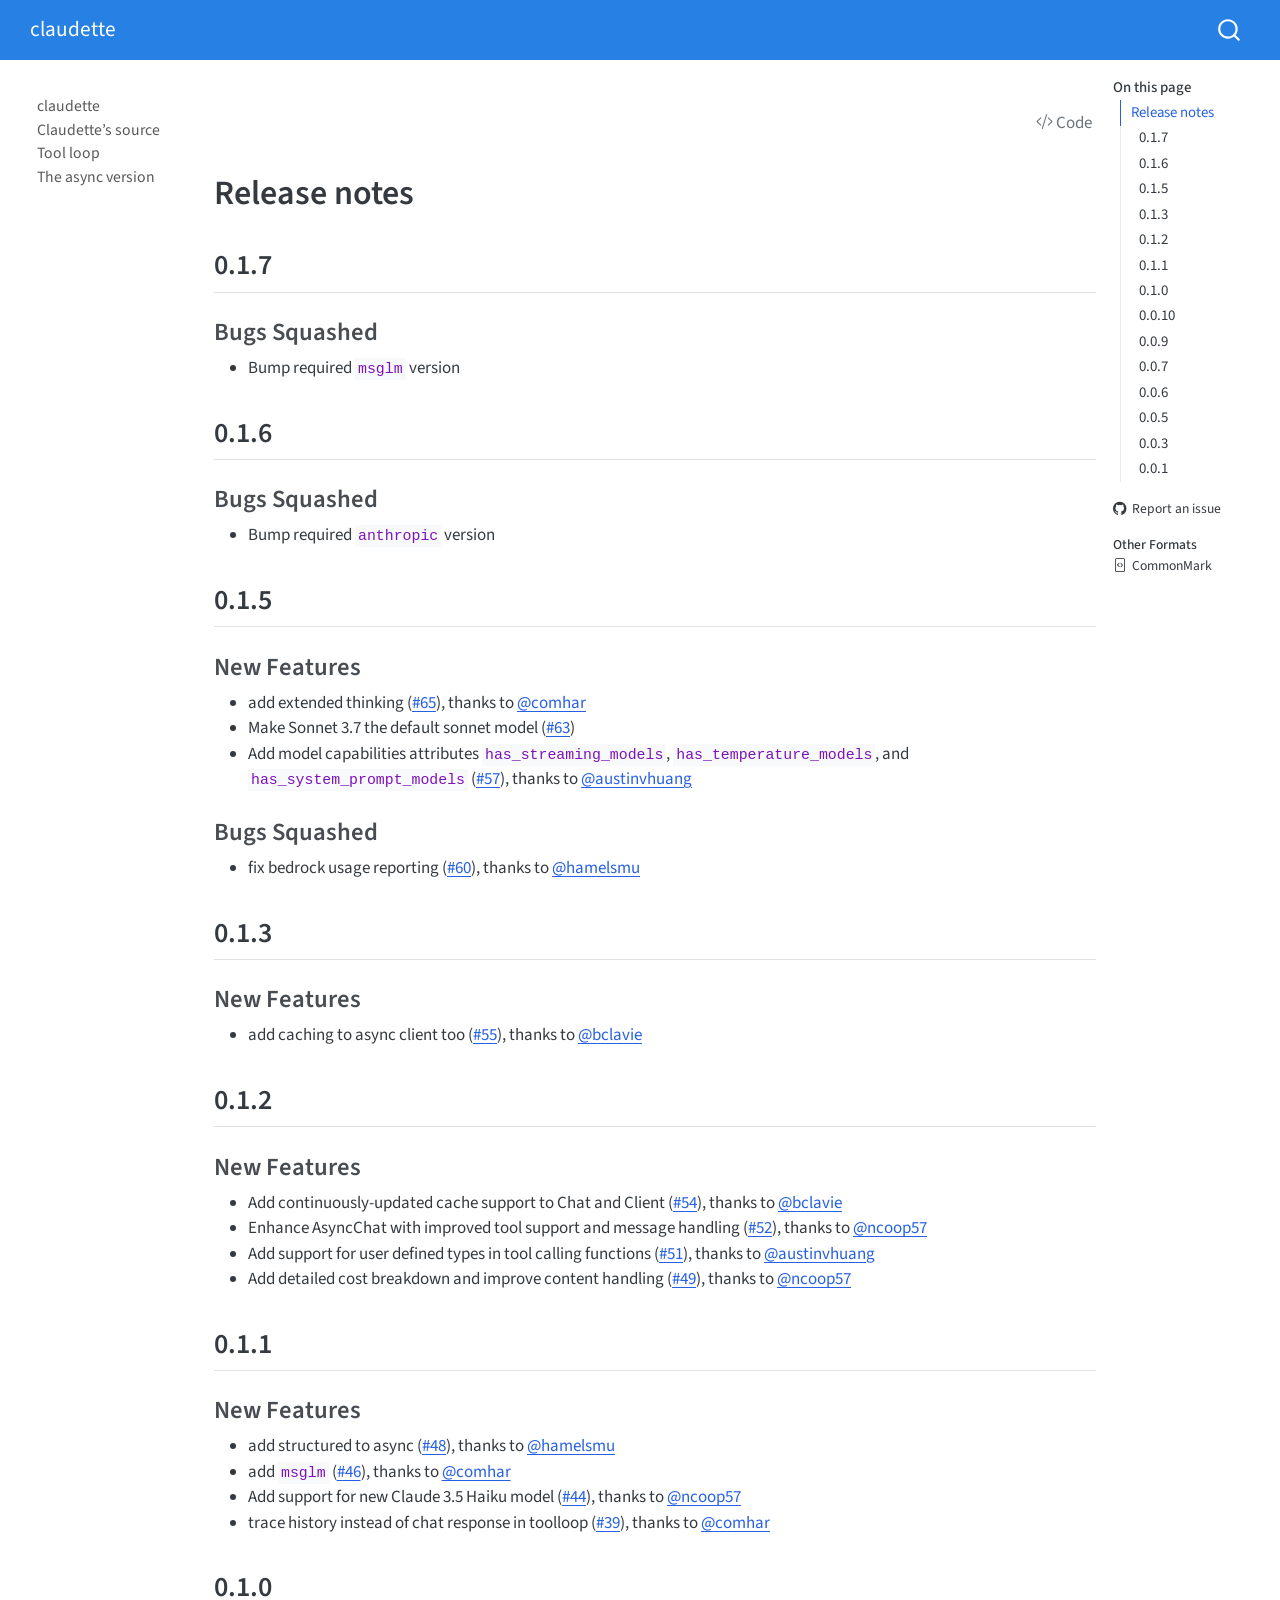
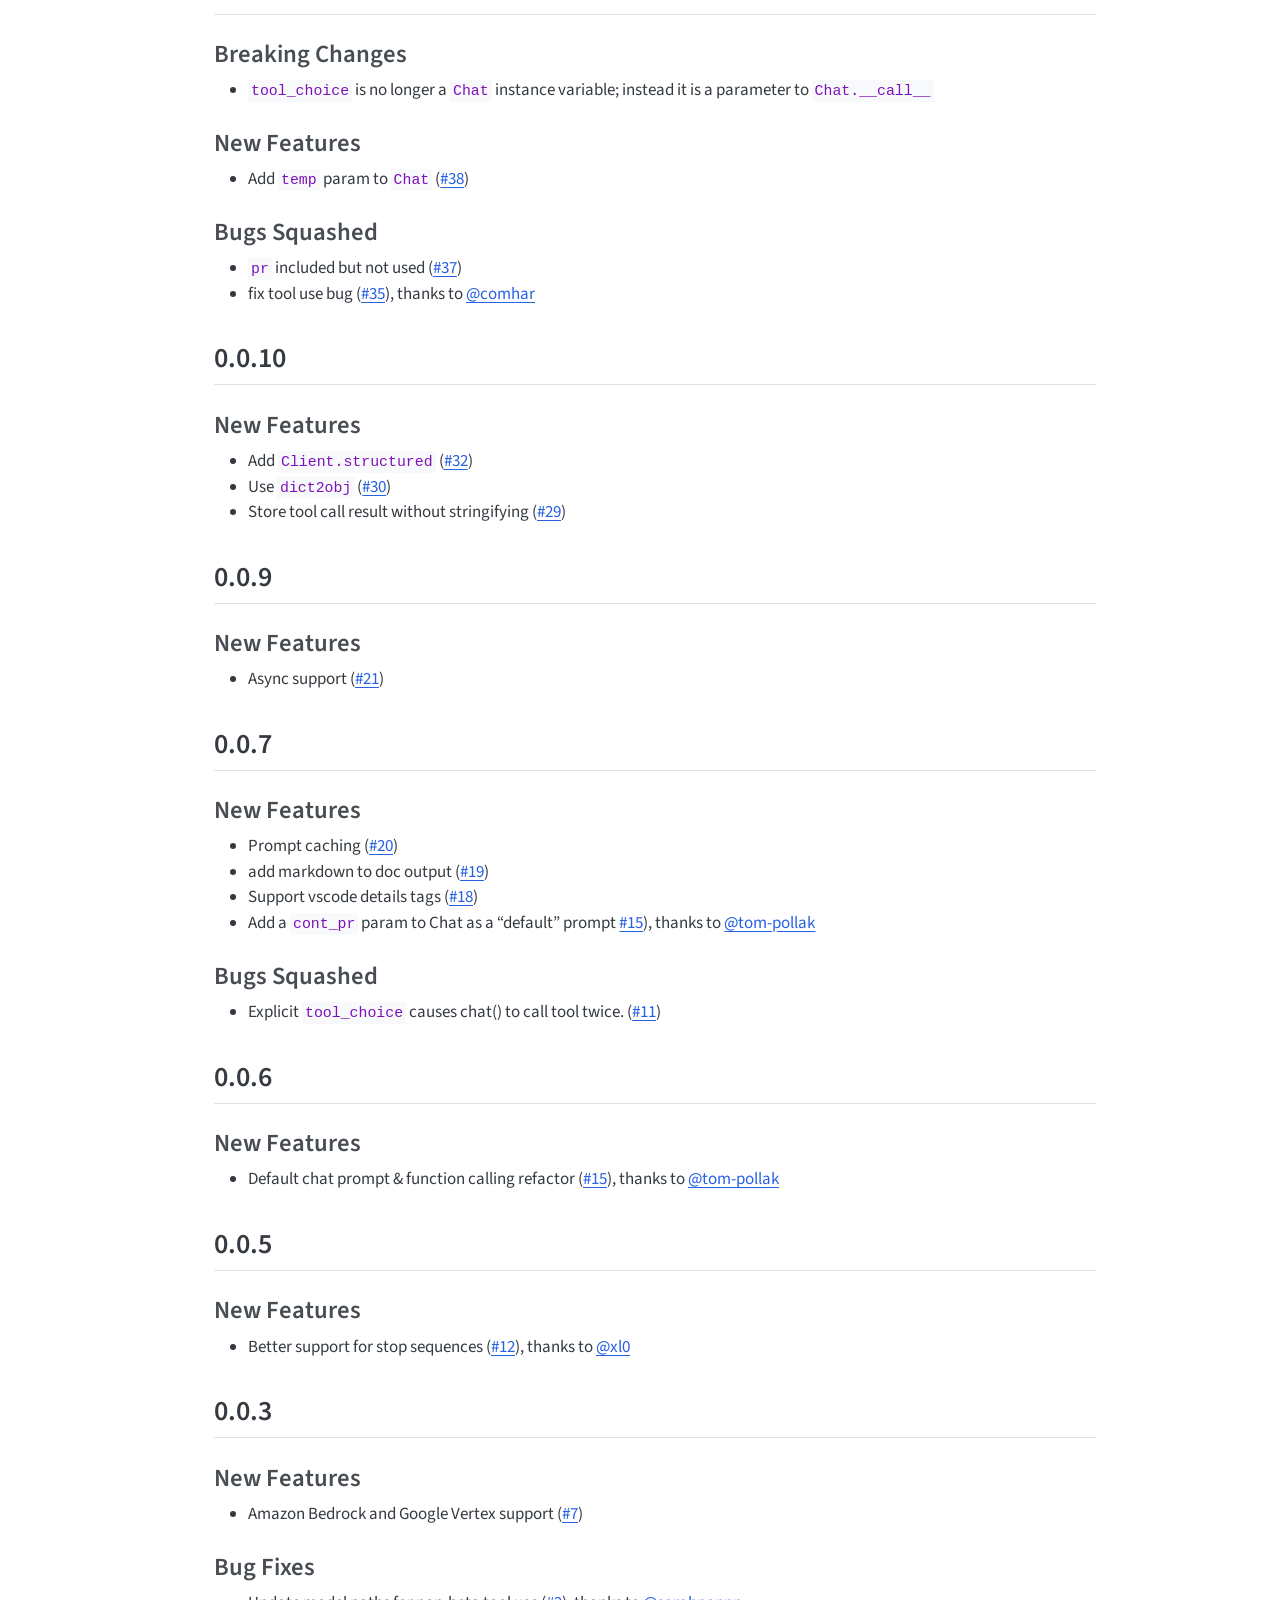
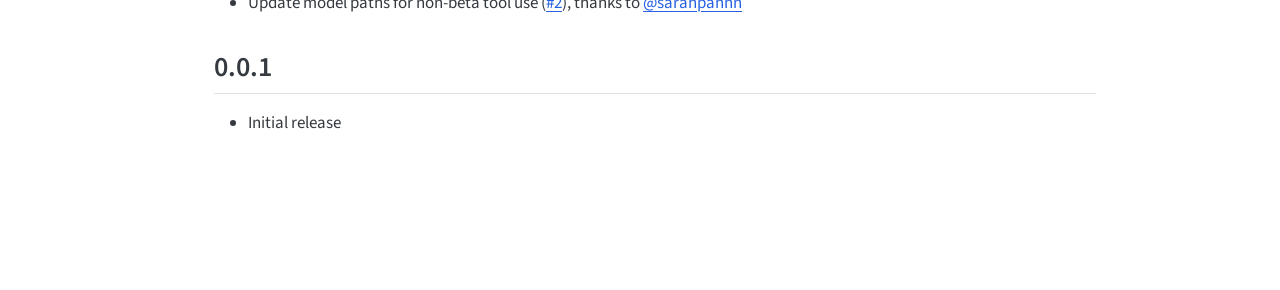
<file: CHANGELOG.html>
<!DOCTYPE html>
<html xmlns="http://www.w3.org/1999/xhtml" lang="en" xml:lang="en"><head>

<meta charset="utf-8">
<meta name="generator" content="quarto-1.7.29">

<meta name="viewport" content="width=device-width, initial-scale=1.0, user-scalable=yes">


<title>changelog – claudette</title>
<style>
code{white-space: pre-wrap;}
span.smallcaps{font-variant: small-caps;}
div.columns{display: flex; gap: min(4vw, 1.5em);}
div.column{flex: auto; overflow-x: auto;}
div.hanging-indent{margin-left: 1.5em; text-indent: -1.5em;}
ul.task-list{list-style: none;}
ul.task-list li input[type="checkbox"] {
  width: 0.8em;
  margin: 0 0.8em 0.2em -1em; /* quarto-specific, see https://github.com/quarto-dev/quarto-cli/issues/4556 */ 
  vertical-align: middle;
}
/* CSS for syntax highlighting */
html { -webkit-text-size-adjust: 100%; }
pre > code.sourceCode { white-space: pre; position: relative; }
pre > code.sourceCode > span { display: inline-block; line-height: 1.25; }
pre > code.sourceCode > span:empty { height: 1.2em; }
.sourceCode { overflow: visible; }
code.sourceCode > span { color: inherit; text-decoration: inherit; }
div.sourceCode { margin: 1em 0; }
pre.sourceCode { margin: 0; }
@media screen {
div.sourceCode { overflow: auto; }
}
@media print {
pre > code.sourceCode { white-space: pre-wrap; }
pre > code.sourceCode > span { text-indent: -5em; padding-left: 5em; }
}
pre.numberSource code
  { counter-reset: source-line 0; }
pre.numberSource code > span
  { position: relative; left: -4em; counter-increment: source-line; }
pre.numberSource code > span > a:first-child::before
  { content: counter(source-line);
    position: relative; left: -1em; text-align: right; vertical-align: baseline;
    border: none; display: inline-block;
    -webkit-touch-callout: none; -webkit-user-select: none;
    -khtml-user-select: none; -moz-user-select: none;
    -ms-user-select: none; user-select: none;
    padding: 0 4px; width: 4em;
  }
pre.numberSource { margin-left: 3em;  padding-left: 4px; }
div.sourceCode
  {   }
@media screen {
pre > code.sourceCode > span > a:first-child::before { text-decoration: underline; }
}
</style>


<script src="site_libs/quarto-nav/quarto-nav.js"></script>
<script src="site_libs/quarto-nav/headroom.min.js"></script>
<script src="site_libs/clipboard/clipboard.min.js"></script>
<script src="site_libs/quarto-search/autocomplete.umd.js"></script>
<script src="site_libs/quarto-search/fuse.min.js"></script>
<script src="site_libs/quarto-search/quarto-search.js"></script>
<meta name="quarto:offset" content="./">
<script src="site_libs/quarto-html/quarto.js" type="module"></script>
<script src="site_libs/quarto-html/tabsets/tabsets.js" type="module"></script>
<script src="site_libs/quarto-html/popper.min.js"></script>
<script src="site_libs/quarto-html/tippy.umd.min.js"></script>
<script src="site_libs/quarto-html/anchor.min.js"></script>
<link href="site_libs/quarto-html/tippy.css" rel="stylesheet">
<link href="site_libs/quarto-html/quarto-syntax-highlighting-0815c480559380816a4d1ea211a47e91.css" rel="stylesheet" id="quarto-text-highlighting-styles">
<script src="site_libs/bootstrap/bootstrap.min.js"></script>
<link href="site_libs/bootstrap/bootstrap-icons.css" rel="stylesheet">
<link href="site_libs/bootstrap/bootstrap-a12eba0e00f398788dca105c38b9efa3.min.css" rel="stylesheet" append-hash="true" id="quarto-bootstrap" data-mode="light">
<script id="quarto-search-options" type="application/json">{
  "location": "navbar",
  "copy-button": false,
  "collapse-after": 3,
  "panel-placement": "end",
  "type": "overlay",
  "limit": 50,
  "keyboard-shortcut": [
    "f",
    "/",
    "s"
  ],
  "show-item-context": false,
  "language": {
    "search-no-results-text": "No results",
    "search-matching-documents-text": "matching documents",
    "search-copy-link-title": "Copy link to search",
    "search-hide-matches-text": "Hide additional matches",
    "search-more-match-text": "more match in this document",
    "search-more-matches-text": "more matches in this document",
    "search-clear-button-title": "Clear",
    "search-text-placeholder": "",
    "search-detached-cancel-button-title": "Cancel",
    "search-submit-button-title": "Submit",
    "search-label": "Search"
  }
}</script>


<link rel="stylesheet" href="styles.css">
<meta property="og:title" content="claudette">
<meta property="og:site_name" content="claudette">
<meta name="twitter:title" content="claudette">
<meta name="twitter:card" content="summary">
</head>

<body class="nav-sidebar floating nav-fixed quarto-light">

<div id="quarto-search-results"></div>
  <header id="quarto-header" class="headroom fixed-top">
    <nav class="navbar navbar-expand-lg " data-bs-theme="dark">
      <div class="navbar-container container-fluid">
      <div class="navbar-brand-container mx-auto">
    <a class="navbar-brand" href="./index.html">
    <span class="navbar-title">claudette</span>
    </a>
  </div>
        <div class="quarto-navbar-tools tools-end">
</div>
          <div id="quarto-search" class="" title="Search"></div>
      </div> <!-- /container-fluid -->
    </nav>
  <nav class="quarto-secondary-nav">
    <div class="container-fluid d-flex">
      <button type="button" class="quarto-btn-toggle btn" data-bs-toggle="collapse" role="button" data-bs-target=".quarto-sidebar-collapse-item" aria-controls="quarto-sidebar" aria-expanded="false" aria-label="Toggle sidebar navigation" onclick="if (window.quartoToggleHeadroom) { window.quartoToggleHeadroom(); }">
        <i class="bi bi-layout-text-sidebar-reverse"></i>
      </button>
        <nav class="quarto-page-breadcrumbs" aria-label="breadcrumb"><ol class="breadcrumb"><li class="breadcrumb-item"></li></ol></nav>
        <a class="flex-grow-1" role="navigation" data-bs-toggle="collapse" data-bs-target=".quarto-sidebar-collapse-item" aria-controls="quarto-sidebar" aria-expanded="false" aria-label="Toggle sidebar navigation" onclick="if (window.quartoToggleHeadroom) { window.quartoToggleHeadroom(); }">      
        </a>
    </div>
  </nav>
</header>
<!-- content -->
<div id="quarto-content" class="quarto-container page-columns page-rows-contents page-layout-article page-navbar">
<!-- sidebar -->
  <nav id="quarto-sidebar" class="sidebar collapse collapse-horizontal quarto-sidebar-collapse-item sidebar-navigation floating overflow-auto">
    <div class="sidebar-menu-container"> 
    <ul class="list-unstyled mt-1">
        <li class="sidebar-item">
  <div class="sidebar-item-container"> 
  <a href="./index.html" class="sidebar-item-text sidebar-link">
 <span class="menu-text">claudette</span></a>
  </div>
</li>
        <li class="sidebar-item">
  <div class="sidebar-item-container"> 
  <a href="./core.html" class="sidebar-item-text sidebar-link">
 <span class="menu-text">Claudette’s source</span></a>
  </div>
</li>
        <li class="sidebar-item">
  <div class="sidebar-item-container"> 
  <a href="./toolloop.html" class="sidebar-item-text sidebar-link">
 <span class="menu-text">Tool loop</span></a>
  </div>
</li>
        <li class="sidebar-item">
  <div class="sidebar-item-container"> 
  <a href="./async.html" class="sidebar-item-text sidebar-link">
 <span class="menu-text">The async version</span></a>
  </div>
</li>
    </ul>
    </div>
</nav>
<div id="quarto-sidebar-glass" class="quarto-sidebar-collapse-item" data-bs-toggle="collapse" data-bs-target=".quarto-sidebar-collapse-item"></div>
<!-- margin-sidebar -->
    <div id="quarto-margin-sidebar" class="sidebar margin-sidebar">
        <nav id="TOC" role="doc-toc" class="toc-active">
    <h2 id="toc-title">On this page</h2>
   
  <ul>
  <li><a href="#release-notes" id="toc-release-notes" class="nav-link active" data-scroll-target="#release-notes">Release notes</a>
  <ul class="collapse">
  <li><a href="#section" id="toc-section" class="nav-link" data-scroll-target="#section">0.1.7</a>
  <ul class="collapse">
  <li><a href="#bugs-squashed" id="toc-bugs-squashed" class="nav-link" data-scroll-target="#bugs-squashed">Bugs Squashed</a></li>
  </ul></li>
  <li><a href="#section-1" id="toc-section-1" class="nav-link" data-scroll-target="#section-1">0.1.6</a>
  <ul class="collapse">
  <li><a href="#bugs-squashed-1" id="toc-bugs-squashed-1" class="nav-link" data-scroll-target="#bugs-squashed-1">Bugs Squashed</a></li>
  </ul></li>
  <li><a href="#section-2" id="toc-section-2" class="nav-link" data-scroll-target="#section-2">0.1.5</a>
  <ul class="collapse">
  <li><a href="#new-features" id="toc-new-features" class="nav-link" data-scroll-target="#new-features">New Features</a></li>
  <li><a href="#bugs-squashed-2" id="toc-bugs-squashed-2" class="nav-link" data-scroll-target="#bugs-squashed-2">Bugs Squashed</a></li>
  </ul></li>
  <li><a href="#section-3" id="toc-section-3" class="nav-link" data-scroll-target="#section-3">0.1.3</a>
  <ul class="collapse">
  <li><a href="#new-features-1" id="toc-new-features-1" class="nav-link" data-scroll-target="#new-features-1">New Features</a></li>
  </ul></li>
  <li><a href="#section-4" id="toc-section-4" class="nav-link" data-scroll-target="#section-4">0.1.2</a>
  <ul class="collapse">
  <li><a href="#new-features-2" id="toc-new-features-2" class="nav-link" data-scroll-target="#new-features-2">New Features</a></li>
  </ul></li>
  <li><a href="#section-5" id="toc-section-5" class="nav-link" data-scroll-target="#section-5">0.1.1</a>
  <ul class="collapse">
  <li><a href="#new-features-3" id="toc-new-features-3" class="nav-link" data-scroll-target="#new-features-3">New Features</a></li>
  </ul></li>
  <li><a href="#section-6" id="toc-section-6" class="nav-link" data-scroll-target="#section-6">0.1.0</a>
  <ul class="collapse">
  <li><a href="#breaking-changes" id="toc-breaking-changes" class="nav-link" data-scroll-target="#breaking-changes">Breaking Changes</a></li>
  <li><a href="#new-features-4" id="toc-new-features-4" class="nav-link" data-scroll-target="#new-features-4">New Features</a></li>
  <li><a href="#bugs-squashed-3" id="toc-bugs-squashed-3" class="nav-link" data-scroll-target="#bugs-squashed-3">Bugs Squashed</a></li>
  </ul></li>
  <li><a href="#section-7" id="toc-section-7" class="nav-link" data-scroll-target="#section-7">0.0.10</a>
  <ul class="collapse">
  <li><a href="#new-features-5" id="toc-new-features-5" class="nav-link" data-scroll-target="#new-features-5">New Features</a></li>
  </ul></li>
  <li><a href="#section-8" id="toc-section-8" class="nav-link" data-scroll-target="#section-8">0.0.9</a>
  <ul class="collapse">
  <li><a href="#new-features-6" id="toc-new-features-6" class="nav-link" data-scroll-target="#new-features-6">New Features</a></li>
  </ul></li>
  <li><a href="#section-9" id="toc-section-9" class="nav-link" data-scroll-target="#section-9">0.0.7</a>
  <ul class="collapse">
  <li><a href="#new-features-7" id="toc-new-features-7" class="nav-link" data-scroll-target="#new-features-7">New Features</a></li>
  <li><a href="#bugs-squashed-4" id="toc-bugs-squashed-4" class="nav-link" data-scroll-target="#bugs-squashed-4">Bugs Squashed</a></li>
  </ul></li>
  <li><a href="#section-10" id="toc-section-10" class="nav-link" data-scroll-target="#section-10">0.0.6</a>
  <ul class="collapse">
  <li><a href="#new-features-8" id="toc-new-features-8" class="nav-link" data-scroll-target="#new-features-8">New Features</a></li>
  </ul></li>
  <li><a href="#section-11" id="toc-section-11" class="nav-link" data-scroll-target="#section-11">0.0.5</a>
  <ul class="collapse">
  <li><a href="#new-features-9" id="toc-new-features-9" class="nav-link" data-scroll-target="#new-features-9">New Features</a></li>
  </ul></li>
  <li><a href="#section-12" id="toc-section-12" class="nav-link" data-scroll-target="#section-12">0.0.3</a>
  <ul class="collapse">
  <li><a href="#new-features-10" id="toc-new-features-10" class="nav-link" data-scroll-target="#new-features-10">New Features</a></li>
  <li><a href="#bug-fixes" id="toc-bug-fixes" class="nav-link" data-scroll-target="#bug-fixes">Bug Fixes</a></li>
  </ul></li>
  <li><a href="#section-13" id="toc-section-13" class="nav-link" data-scroll-target="#section-13">0.0.1</a></li>
  </ul></li>
  </ul>
<div class="toc-actions"><ul><li><a href="https://github.com/AnswerDotAI/claudette/issues/new" class="toc-action"><i class="bi bi-github"></i>Report an issue</a></li></ul></div><div class="quarto-alternate-formats"><h2>Other Formats</h2><ul><li><a href="CHANGELOG-commonmark.md"><i class="bi bi-file-code"></i>CommonMark</a></li></ul></div></nav>
    </div>
<!-- main -->
<main class="content" id="quarto-document-content"><header id="title-block-header" class="quarto-title-block"><h1 class="title display-7"></h1></header><div class="quarto-title-block"><div class="quarto-title-tools-only"><button type="button" class="btn code-tools-button" id="quarto-code-tools-source"><i class="bi"></i> Code</button></div></div>




<section id="release-notes" class="level1">
<h1>Release notes</h1>
<!-- do not remove -->
<section id="section" class="level2">
<h2 class="anchored" data-anchor-id="section">0.1.7</h2>
<section id="bugs-squashed" class="level3">
<h3 class="anchored" data-anchor-id="bugs-squashed">Bugs Squashed</h3>
<ul>
<li>Bump required <code>msglm</code> version</li>
</ul>
</section>
</section>
<section id="section-1" class="level2">
<h2 class="anchored" data-anchor-id="section-1">0.1.6</h2>
<section id="bugs-squashed-1" class="level3">
<h3 class="anchored" data-anchor-id="bugs-squashed-1">Bugs Squashed</h3>
<ul>
<li>Bump required <code>anthropic</code> version</li>
</ul>
</section>
</section>
<section id="section-2" class="level2">
<h2 class="anchored" data-anchor-id="section-2">0.1.5</h2>
<section id="new-features" class="level3">
<h3 class="anchored" data-anchor-id="new-features">New Features</h3>
<ul>
<li>add extended thinking (<a href="https://github.com/AnswerDotAI/claudette/pull/65">#65</a>), thanks to <a href="https://github.com/comhar"><span class="citation" data-cites="comhar">@comhar</span></a></li>
<li>Make Sonnet 3.7 the default sonnet model (<a href="https://github.com/AnswerDotAI/claudette/issues/63">#63</a>)</li>
<li>Add model capabilities attributes <code>has_streaming_models</code>, <code>has_temperature_models</code>, and <code>has_system_prompt_models</code> (<a href="https://github.com/AnswerDotAI/claudette/pull/57">#57</a>), thanks to <a href="https://github.com/austinvhuang"><span class="citation" data-cites="austinvhuang">@austinvhuang</span></a></li>
</ul>
</section>
<section id="bugs-squashed-2" class="level3">
<h3 class="anchored" data-anchor-id="bugs-squashed-2">Bugs Squashed</h3>
<ul>
<li>fix bedrock usage reporting (<a href="https://github.com/AnswerDotAI/claudette/pull/60">#60</a>), thanks to <a href="https://github.com/hamelsmu"><span class="citation" data-cites="hamelsmu">@hamelsmu</span></a></li>
</ul>
</section>
</section>
<section id="section-3" class="level2">
<h2 class="anchored" data-anchor-id="section-3">0.1.3</h2>
<section id="new-features-1" class="level3">
<h3 class="anchored" data-anchor-id="new-features-1">New Features</h3>
<ul>
<li>add caching to async client too (<a href="https://github.com/AnswerDotAI/claudette/pull/55">#55</a>), thanks to <a href="https://github.com/bclavie"><span class="citation" data-cites="bclavie">@bclavie</span></a></li>
</ul>
</section>
</section>
<section id="section-4" class="level2">
<h2 class="anchored" data-anchor-id="section-4">0.1.2</h2>
<section id="new-features-2" class="level3">
<h3 class="anchored" data-anchor-id="new-features-2">New Features</h3>
<ul>
<li>Add continuously-updated cache support to Chat and Client (<a href="https://github.com/AnswerDotAI/claudette/pull/54">#54</a>), thanks to <a href="https://github.com/bclavie"><span class="citation" data-cites="bclavie">@bclavie</span></a></li>
<li>Enhance AsyncChat with improved tool support and message handling (<a href="https://github.com/AnswerDotAI/claudette/pull/52">#52</a>), thanks to <a href="https://github.com/ncoop57"><span class="citation" data-cites="ncoop57">@ncoop57</span></a></li>
<li>Add support for user defined types in tool calling functions (<a href="https://github.com/AnswerDotAI/claudette/pull/51">#51</a>), thanks to <a href="https://github.com/austinvhuang"><span class="citation" data-cites="austinvhuang">@austinvhuang</span></a></li>
<li>Add detailed cost breakdown and improve content handling (<a href="https://github.com/AnswerDotAI/claudette/pull/49">#49</a>), thanks to <a href="https://github.com/ncoop57"><span class="citation" data-cites="ncoop57">@ncoop57</span></a></li>
</ul>
</section>
</section>
<section id="section-5" class="level2">
<h2 class="anchored" data-anchor-id="section-5">0.1.1</h2>
<section id="new-features-3" class="level3">
<h3 class="anchored" data-anchor-id="new-features-3">New Features</h3>
<ul>
<li>add structured to async (<a href="https://github.com/AnswerDotAI/claudette/pull/48">#48</a>), thanks to <a href="https://github.com/hamelsmu"><span class="citation" data-cites="hamelsmu">@hamelsmu</span></a></li>
<li>add <code>msglm</code> (<a href="https://github.com/AnswerDotAI/claudette/pull/46">#46</a>), thanks to <a href="https://github.com/comhar"><span class="citation" data-cites="comhar">@comhar</span></a></li>
<li>Add support for new Claude 3.5 Haiku model (<a href="https://github.com/AnswerDotAI/claudette/pull/44">#44</a>), thanks to <a href="https://github.com/ncoop57"><span class="citation" data-cites="ncoop57">@ncoop57</span></a></li>
<li>trace history instead of chat response in toolloop (<a href="https://github.com/AnswerDotAI/claudette/pull/39">#39</a>), thanks to <a href="https://github.com/comhar"><span class="citation" data-cites="comhar">@comhar</span></a></li>
</ul>
</section>
</section>
<section id="section-6" class="level2">
<h2 class="anchored" data-anchor-id="section-6">0.1.0</h2>
<section id="breaking-changes" class="level3">
<h3 class="anchored" data-anchor-id="breaking-changes">Breaking Changes</h3>
<ul>
<li><code>tool_choice</code> is no longer a <code>Chat</code> instance variable; instead it is a parameter to <code>Chat.__call__</code></li>
</ul>
</section>
<section id="new-features-4" class="level3">
<h3 class="anchored" data-anchor-id="new-features-4">New Features</h3>
<ul>
<li>Add <code>temp</code> param to <code>Chat</code> (<a href="https://github.com/AnswerDotAI/claudette/issues/38">#38</a>)</li>
</ul>
</section>
<section id="bugs-squashed-3" class="level3">
<h3 class="anchored" data-anchor-id="bugs-squashed-3">Bugs Squashed</h3>
<ul>
<li><code>pr</code> included but not used (<a href="https://github.com/AnswerDotAI/claudette/issues/37">#37</a>)</li>
<li>fix tool use bug (<a href="https://github.com/AnswerDotAI/claudette/pull/35">#35</a>), thanks to <a href="https://github.com/comhar"><span class="citation" data-cites="comhar">@comhar</span></a></li>
</ul>
</section>
</section>
<section id="section-7" class="level2">
<h2 class="anchored" data-anchor-id="section-7">0.0.10</h2>
<section id="new-features-5" class="level3">
<h3 class="anchored" data-anchor-id="new-features-5">New Features</h3>
<ul>
<li>Add <code>Client.structured</code> (<a href="https://github.com/AnswerDotAI/claudette/issues/32">#32</a>)</li>
<li>Use <code>dict2obj</code> (<a href="https://github.com/AnswerDotAI/claudette/issues/30">#30</a>)</li>
<li>Store tool call result without stringifying (<a href="https://github.com/AnswerDotAI/claudette/issues/29">#29</a>)</li>
</ul>
</section>
</section>
<section id="section-8" class="level2">
<h2 class="anchored" data-anchor-id="section-8">0.0.9</h2>
<section id="new-features-6" class="level3">
<h3 class="anchored" data-anchor-id="new-features-6">New Features</h3>
<ul>
<li>Async support (<a href="https://github.com/AnswerDotAI/claudette/issues/21">#21</a>)</li>
</ul>
</section>
</section>
<section id="section-9" class="level2">
<h2 class="anchored" data-anchor-id="section-9">0.0.7</h2>
<section id="new-features-7" class="level3">
<h3 class="anchored" data-anchor-id="new-features-7">New Features</h3>
<ul>
<li>Prompt caching (<a href="https://github.com/AnswerDotAI/claudette/issues/20">#20</a>)</li>
<li>add markdown to doc output (<a href="https://github.com/AnswerDotAI/claudette/issues/19">#19</a>)</li>
<li>Support vscode details tags (<a href="https://github.com/AnswerDotAI/claudette/issues/18">#18</a>)</li>
<li>Add a <code>cont_pr</code> param to Chat as a “default” prompt <a href="https://github.com/AnswerDotAI/claudette/pull/15">#15</a>), thanks to <a href="https://github.com/tom-pollak"><span class="citation" data-cites="tom-pollak">@tom-pollak</span></a></li>
</ul>
</section>
<section id="bugs-squashed-4" class="level3">
<h3 class="anchored" data-anchor-id="bugs-squashed-4">Bugs Squashed</h3>
<ul>
<li>Explicit <code>tool_choice</code> causes chat() to call tool twice. (<a href="https://github.com/AnswerDotAI/claudette/issues/11">#11</a>)</li>
</ul>
</section>
</section>
<section id="section-10" class="level2">
<h2 class="anchored" data-anchor-id="section-10">0.0.6</h2>
<section id="new-features-8" class="level3">
<h3 class="anchored" data-anchor-id="new-features-8">New Features</h3>
<ul>
<li>Default chat prompt &amp; function calling refactor (<a href="https://github.com/AnswerDotAI/claudette/pull/15">#15</a>), thanks to <a href="https://github.com/tom-pollak"><span class="citation" data-cites="tom-pollak">@tom-pollak</span></a></li>
</ul>
</section>
</section>
<section id="section-11" class="level2">
<h2 class="anchored" data-anchor-id="section-11">0.0.5</h2>
<section id="new-features-9" class="level3">
<h3 class="anchored" data-anchor-id="new-features-9">New Features</h3>
<ul>
<li>Better support for stop sequences (<a href="https://github.com/AnswerDotAI/claudette/pull/12">#12</a>), thanks to <a href="https://github.com/xl0"><span class="citation" data-cites="xl0">@xl0</span></a></li>
</ul>
</section>
</section>
<section id="section-12" class="level2">
<h2 class="anchored" data-anchor-id="section-12">0.0.3</h2>
<section id="new-features-10" class="level3">
<h3 class="anchored" data-anchor-id="new-features-10">New Features</h3>
<ul>
<li>Amazon Bedrock and Google Vertex support (<a href="https://github.com/AnswerDotAI/claudette/issues/7">#7</a>)</li>
</ul>
</section>
<section id="bug-fixes" class="level3">
<h3 class="anchored" data-anchor-id="bug-fixes">Bug Fixes</h3>
<ul>
<li>Update model paths for non-beta tool use (<a href="https://github.com/AnswerDotAI/claudette/pull/2">#2</a>), thanks to <a href="https://github.com/sarahpannn"><span class="citation" data-cites="sarahpannn">@sarahpannn</span></a></li>
</ul>
</section>
</section>
<section id="section-13" class="level2">
<h2 class="anchored" data-anchor-id="section-13">0.0.1</h2>
<ul>
<li>Initial release</li>
</ul>


<!-- -->

</section>
</section>

</main> <!-- /main -->
<script id="quarto-html-after-body" type="application/javascript">
  window.document.addEventListener("DOMContentLoaded", function (event) {
    const icon = "";
    const anchorJS = new window.AnchorJS();
    anchorJS.options = {
      placement: 'right',
      icon: icon
    };
    anchorJS.add('.anchored');
    const isCodeAnnotation = (el) => {
      for (const clz of el.classList) {
        if (clz.startsWith('code-annotation-')) {                     
          return true;
        }
      }
      return false;
    }
    const onCopySuccess = function(e) {
      // button target
      const button = e.trigger;
      // don't keep focus
      button.blur();
      // flash "checked"
      button.classList.add('code-copy-button-checked');
      var currentTitle = button.getAttribute("title");
      button.setAttribute("title", "Copied!");
      let tooltip;
      if (window.bootstrap) {
        button.setAttribute("data-bs-toggle", "tooltip");
        button.setAttribute("data-bs-placement", "left");
        button.setAttribute("data-bs-title", "Copied!");
        tooltip = new bootstrap.Tooltip(button, 
          { trigger: "manual", 
            customClass: "code-copy-button-tooltip",
            offset: [0, -8]});
        tooltip.show();    
      }
      setTimeout(function() {
        if (tooltip) {
          tooltip.hide();
          button.removeAttribute("data-bs-title");
          button.removeAttribute("data-bs-toggle");
          button.removeAttribute("data-bs-placement");
        }
        button.setAttribute("title", currentTitle);
        button.classList.remove('code-copy-button-checked');
      }, 1000);
      // clear code selection
      e.clearSelection();
    }
    const getTextToCopy = function(trigger) {
        const codeEl = trigger.previousElementSibling.cloneNode(true);
        for (const childEl of codeEl.children) {
          if (isCodeAnnotation(childEl)) {
            childEl.remove();
          }
        }
        return codeEl.innerText;
    }
    const clipboard = new window.ClipboardJS('.code-copy-button:not([data-in-quarto-modal])', {
      text: getTextToCopy
    });
    clipboard.on('success', onCopySuccess);
    if (window.document.getElementById('quarto-embedded-source-code-modal')) {
      const clipboardModal = new window.ClipboardJS('.code-copy-button[data-in-quarto-modal]', {
        text: getTextToCopy,
        container: window.document.getElementById('quarto-embedded-source-code-modal')
      });
      clipboardModal.on('success', onCopySuccess);
    }
    const viewSource = window.document.getElementById('quarto-view-source') ||
                       window.document.getElementById('quarto-code-tools-source');
    if (viewSource) {
      const sourceUrl = viewSource.getAttribute("data-quarto-source-url");
      viewSource.addEventListener("click", function(e) {
        if (sourceUrl) {
          // rstudio viewer pane
          if (/\bcapabilities=\b/.test(window.location)) {
            window.open(sourceUrl);
          } else {
            window.location.href = sourceUrl;
          }
        } else {
          const modal = new bootstrap.Modal(document.getElementById('quarto-embedded-source-code-modal'));
          modal.show();
        }
        return false;
      });
    }
    function toggleCodeHandler(show) {
      return function(e) {
        const detailsSrc = window.document.querySelectorAll(".cell > details > .sourceCode");
        for (let i=0; i<detailsSrc.length; i++) {
          const details = detailsSrc[i].parentElement;
          if (show) {
            details.open = true;
          } else {
            details.removeAttribute("open");
          }
        }
        const cellCodeDivs = window.document.querySelectorAll(".cell > .sourceCode");
        const fromCls = show ? "hidden" : "unhidden";
        const toCls = show ? "unhidden" : "hidden";
        for (let i=0; i<cellCodeDivs.length; i++) {
          const codeDiv = cellCodeDivs[i];
          if (codeDiv.classList.contains(fromCls)) {
            codeDiv.classList.remove(fromCls);
            codeDiv.classList.add(toCls);
          } 
        }
        return false;
      }
    }
    const hideAllCode = window.document.getElementById("quarto-hide-all-code");
    if (hideAllCode) {
      hideAllCode.addEventListener("click", toggleCodeHandler(false));
    }
    const showAllCode = window.document.getElementById("quarto-show-all-code");
    if (showAllCode) {
      showAllCode.addEventListener("click", toggleCodeHandler(true));
    }
      var localhostRegex = new RegExp(/^(?:http|https):\/\/localhost\:?[0-9]*\//);
      var mailtoRegex = new RegExp(/^mailto:/);
        var filterRegex = new RegExp("https:\/\/claudette\.answer\.ai\/");
      var isInternal = (href) => {
          return filterRegex.test(href) || localhostRegex.test(href) || mailtoRegex.test(href);
      }
      // Inspect non-navigation links and adorn them if external
     var links = window.document.querySelectorAll('a[href]:not(.nav-link):not(.navbar-brand):not(.toc-action):not(.sidebar-link):not(.sidebar-item-toggle):not(.pagination-link):not(.no-external):not([aria-hidden]):not(.dropdown-item):not(.quarto-navigation-tool):not(.about-link)');
      for (var i=0; i<links.length; i++) {
        const link = links[i];
        if (!isInternal(link.href)) {
          // undo the damage that might have been done by quarto-nav.js in the case of
          // links that we want to consider external
          if (link.dataset.originalHref !== undefined) {
            link.href = link.dataset.originalHref;
          }
        }
      }
    function tippyHover(el, contentFn, onTriggerFn, onUntriggerFn) {
      const config = {
        allowHTML: true,
        maxWidth: 500,
        delay: 100,
        arrow: false,
        appendTo: function(el) {
            return el.parentElement;
        },
        interactive: true,
        interactiveBorder: 10,
        theme: 'quarto',
        placement: 'bottom-start',
      };
      if (contentFn) {
        config.content = contentFn;
      }
      if (onTriggerFn) {
        config.onTrigger = onTriggerFn;
      }
      if (onUntriggerFn) {
        config.onUntrigger = onUntriggerFn;
      }
      window.tippy(el, config); 
    }
    const noterefs = window.document.querySelectorAll('a[role="doc-noteref"]');
    for (var i=0; i<noterefs.length; i++) {
      const ref = noterefs[i];
      tippyHover(ref, function() {
        // use id or data attribute instead here
        let href = ref.getAttribute('data-footnote-href') || ref.getAttribute('href');
        try { href = new URL(href).hash; } catch {}
        const id = href.replace(/^#\/?/, "");
        const note = window.document.getElementById(id);
        if (note) {
          return note.innerHTML;
        } else {
          return "";
        }
      });
    }
    const xrefs = window.document.querySelectorAll('a.quarto-xref');
    const processXRef = (id, note) => {
      // Strip column container classes
      const stripColumnClz = (el) => {
        el.classList.remove("page-full", "page-columns");
        if (el.children) {
          for (const child of el.children) {
            stripColumnClz(child);
          }
        }
      }
      stripColumnClz(note)
      if (id === null || id.startsWith('sec-')) {
        // Special case sections, only their first couple elements
        const container = document.createElement("div");
        if (note.children && note.children.length > 2) {
          container.appendChild(note.children[0].cloneNode(true));
          for (let i = 1; i < note.children.length; i++) {
            const child = note.children[i];
            if (child.tagName === "P" && child.innerText === "") {
              continue;
            } else {
              container.appendChild(child.cloneNode(true));
              break;
            }
          }
          if (window.Quarto?.typesetMath) {
            window.Quarto.typesetMath(container);
          }
          return container.innerHTML
        } else {
          if (window.Quarto?.typesetMath) {
            window.Quarto.typesetMath(note);
          }
          return note.innerHTML;
        }
      } else {
        // Remove any anchor links if they are present
        const anchorLink = note.querySelector('a.anchorjs-link');
        if (anchorLink) {
          anchorLink.remove();
        }
        if (window.Quarto?.typesetMath) {
          window.Quarto.typesetMath(note);
        }
        if (note.classList.contains("callout")) {
          return note.outerHTML;
        } else {
          return note.innerHTML;
        }
      }
    }
    for (var i=0; i<xrefs.length; i++) {
      const xref = xrefs[i];
      tippyHover(xref, undefined, function(instance) {
        instance.disable();
        let url = xref.getAttribute('href');
        let hash = undefined; 
        if (url.startsWith('#')) {
          hash = url;
        } else {
          try { hash = new URL(url).hash; } catch {}
        }
        if (hash) {
          const id = hash.replace(/^#\/?/, "");
          const note = window.document.getElementById(id);
          if (note !== null) {
            try {
              const html = processXRef(id, note.cloneNode(true));
              instance.setContent(html);
            } finally {
              instance.enable();
              instance.show();
            }
          } else {
            // See if we can fetch this
            fetch(url.split('#')[0])
            .then(res => res.text())
            .then(html => {
              const parser = new DOMParser();
              const htmlDoc = parser.parseFromString(html, "text/html");
              const note = htmlDoc.getElementById(id);
              if (note !== null) {
                const html = processXRef(id, note);
                instance.setContent(html);
              } 
            }).finally(() => {
              instance.enable();
              instance.show();
            });
          }
        } else {
          // See if we can fetch a full url (with no hash to target)
          // This is a special case and we should probably do some content thinning / targeting
          fetch(url)
          .then(res => res.text())
          .then(html => {
            const parser = new DOMParser();
            const htmlDoc = parser.parseFromString(html, "text/html");
            const note = htmlDoc.querySelector('main.content');
            if (note !== null) {
              // This should only happen for chapter cross references
              // (since there is no id in the URL)
              // remove the first header
              if (note.children.length > 0 && note.children[0].tagName === "HEADER") {
                note.children[0].remove();
              }
              const html = processXRef(null, note);
              instance.setContent(html);
            } 
          }).finally(() => {
            instance.enable();
            instance.show();
          });
        }
      }, function(instance) {
      });
    }
        let selectedAnnoteEl;
        const selectorForAnnotation = ( cell, annotation) => {
          let cellAttr = 'data-code-cell="' + cell + '"';
          let lineAttr = 'data-code-annotation="' +  annotation + '"';
          const selector = 'span[' + cellAttr + '][' + lineAttr + ']';
          return selector;
        }
        const selectCodeLines = (annoteEl) => {
          const doc = window.document;
          const targetCell = annoteEl.getAttribute("data-target-cell");
          const targetAnnotation = annoteEl.getAttribute("data-target-annotation");
          const annoteSpan = window.document.querySelector(selectorForAnnotation(targetCell, targetAnnotation));
          const lines = annoteSpan.getAttribute("data-code-lines").split(",");
          const lineIds = lines.map((line) => {
            return targetCell + "-" + line;
          })
          let top = null;
          let height = null;
          let parent = null;
          if (lineIds.length > 0) {
              //compute the position of the single el (top and bottom and make a div)
              const el = window.document.getElementById(lineIds[0]);
              top = el.offsetTop;
              height = el.offsetHeight;
              parent = el.parentElement.parentElement;
            if (lineIds.length > 1) {
              const lastEl = window.document.getElementById(lineIds[lineIds.length - 1]);
              const bottom = lastEl.offsetTop + lastEl.offsetHeight;
              height = bottom - top;
            }
            if (top !== null && height !== null && parent !== null) {
              // cook up a div (if necessary) and position it 
              let div = window.document.getElementById("code-annotation-line-highlight");
              if (div === null) {
                div = window.document.createElement("div");
                div.setAttribute("id", "code-annotation-line-highlight");
                div.style.position = 'absolute';
                parent.appendChild(div);
              }
              div.style.top = top - 2 + "px";
              div.style.height = height + 4 + "px";
              div.style.left = 0;
              let gutterDiv = window.document.getElementById("code-annotation-line-highlight-gutter");
              if (gutterDiv === null) {
                gutterDiv = window.document.createElement("div");
                gutterDiv.setAttribute("id", "code-annotation-line-highlight-gutter");
                gutterDiv.style.position = 'absolute';
                const codeCell = window.document.getElementById(targetCell);
                const gutter = codeCell.querySelector('.code-annotation-gutter');
                gutter.appendChild(gutterDiv);
              }
              gutterDiv.style.top = top - 2 + "px";
              gutterDiv.style.height = height + 4 + "px";
            }
            selectedAnnoteEl = annoteEl;
          }
        };
        const unselectCodeLines = () => {
          const elementsIds = ["code-annotation-line-highlight", "code-annotation-line-highlight-gutter"];
          elementsIds.forEach((elId) => {
            const div = window.document.getElementById(elId);
            if (div) {
              div.remove();
            }
          });
          selectedAnnoteEl = undefined;
        };
          // Handle positioning of the toggle
      window.addEventListener(
        "resize",
        throttle(() => {
          elRect = undefined;
          if (selectedAnnoteEl) {
            selectCodeLines(selectedAnnoteEl);
          }
        }, 10)
      );
      function throttle(fn, ms) {
      let throttle = false;
      let timer;
        return (...args) => {
          if(!throttle) { // first call gets through
              fn.apply(this, args);
              throttle = true;
          } else { // all the others get throttled
              if(timer) clearTimeout(timer); // cancel #2
              timer = setTimeout(() => {
                fn.apply(this, args);
                timer = throttle = false;
              }, ms);
          }
        };
      }
        // Attach click handler to the DT
        const annoteDls = window.document.querySelectorAll('dt[data-target-cell]');
        for (const annoteDlNode of annoteDls) {
          annoteDlNode.addEventListener('click', (event) => {
            const clickedEl = event.target;
            if (clickedEl !== selectedAnnoteEl) {
              unselectCodeLines();
              const activeEl = window.document.querySelector('dt[data-target-cell].code-annotation-active');
              if (activeEl) {
                activeEl.classList.remove('code-annotation-active');
              }
              selectCodeLines(clickedEl);
              clickedEl.classList.add('code-annotation-active');
            } else {
              // Unselect the line
              unselectCodeLines();
              clickedEl.classList.remove('code-annotation-active');
            }
          });
        }
    const findCites = (el) => {
      const parentEl = el.parentElement;
      if (parentEl) {
        const cites = parentEl.dataset.cites;
        if (cites) {
          return {
            el,
            cites: cites.split(' ')
          };
        } else {
          return findCites(el.parentElement)
        }
      } else {
        return undefined;
      }
    };
    var bibliorefs = window.document.querySelectorAll('a[role="doc-biblioref"]');
    for (var i=0; i<bibliorefs.length; i++) {
      const ref = bibliorefs[i];
      const citeInfo = findCites(ref);
      if (citeInfo) {
        tippyHover(citeInfo.el, function() {
          var popup = window.document.createElement('div');
          citeInfo.cites.forEach(function(cite) {
            var citeDiv = window.document.createElement('div');
            citeDiv.classList.add('hanging-indent');
            citeDiv.classList.add('csl-entry');
            var biblioDiv = window.document.getElementById('ref-' + cite);
            if (biblioDiv) {
              citeDiv.innerHTML = biblioDiv.innerHTML;
            }
            popup.appendChild(citeDiv);
          });
          return popup.innerHTML;
        });
      }
    }
  });
  </script><div class="modal fade" id="quarto-embedded-source-code-modal" tabindex="-1" aria-labelledby="quarto-embedded-source-code-modal-label" aria-hidden="true"><div class="modal-dialog modal-dialog-scrollable"><div class="modal-content"><div class="modal-header"><h5 class="modal-title" id="quarto-embedded-source-code-modal-label">Source Code</h5><button class="btn-close" data-bs-dismiss="modal"></button></div><div class="modal-body"><div class="">
<div class="sourceCode" id="cb1" data-shortcodes="false"><pre class="sourceCode markdown code-with-copy"><code class="sourceCode markdown"><span id="cb1-1"><a href="#cb1-1" aria-hidden="true" tabindex="-1"></a><span class="fu"># Release notes</span></span>
<span id="cb1-2"><a href="#cb1-2" aria-hidden="true" tabindex="-1"></a></span>
<span id="cb1-3"><a href="#cb1-3" aria-hidden="true" tabindex="-1"></a><span class="co">&lt;!-- do not remove --&gt;</span></span>
<span id="cb1-4"><a href="#cb1-4" aria-hidden="true" tabindex="-1"></a></span>
<span id="cb1-5"><a href="#cb1-5" aria-hidden="true" tabindex="-1"></a><span class="fu">## 0.1.7</span></span>
<span id="cb1-6"><a href="#cb1-6" aria-hidden="true" tabindex="-1"></a></span>
<span id="cb1-7"><a href="#cb1-7" aria-hidden="true" tabindex="-1"></a><span class="fu">### Bugs Squashed</span></span>
<span id="cb1-8"><a href="#cb1-8" aria-hidden="true" tabindex="-1"></a></span>
<span id="cb1-9"><a href="#cb1-9" aria-hidden="true" tabindex="-1"></a><span class="ss">- </span>Bump required <span class="in">`msglm`</span> version</span>
<span id="cb1-10"><a href="#cb1-10" aria-hidden="true" tabindex="-1"></a></span>
<span id="cb1-11"><a href="#cb1-11" aria-hidden="true" tabindex="-1"></a></span>
<span id="cb1-12"><a href="#cb1-12" aria-hidden="true" tabindex="-1"></a><span class="fu">## 0.1.6</span></span>
<span id="cb1-13"><a href="#cb1-13" aria-hidden="true" tabindex="-1"></a></span>
<span id="cb1-14"><a href="#cb1-14" aria-hidden="true" tabindex="-1"></a><span class="fu">### Bugs Squashed</span></span>
<span id="cb1-15"><a href="#cb1-15" aria-hidden="true" tabindex="-1"></a></span>
<span id="cb1-16"><a href="#cb1-16" aria-hidden="true" tabindex="-1"></a><span class="ss">- </span>Bump required <span class="in">`anthropic`</span> version</span>
<span id="cb1-17"><a href="#cb1-17" aria-hidden="true" tabindex="-1"></a></span>
<span id="cb1-18"><a href="#cb1-18" aria-hidden="true" tabindex="-1"></a></span>
<span id="cb1-19"><a href="#cb1-19" aria-hidden="true" tabindex="-1"></a><span class="fu">## 0.1.5</span></span>
<span id="cb1-20"><a href="#cb1-20" aria-hidden="true" tabindex="-1"></a></span>
<span id="cb1-21"><a href="#cb1-21" aria-hidden="true" tabindex="-1"></a><span class="fu">### New Features</span></span>
<span id="cb1-22"><a href="#cb1-22" aria-hidden="true" tabindex="-1"></a></span>
<span id="cb1-23"><a href="#cb1-23" aria-hidden="true" tabindex="-1"></a><span class="ss">- </span>add extended thinking (<span class="co">[</span><span class="ot">#65</span><span class="co">](https://github.com/AnswerDotAI/claudette/pull/65)</span>), thanks to <span class="co">[</span><span class="ot">@comhar</span><span class="co">](https://github.com/comhar)</span></span>
<span id="cb1-24"><a href="#cb1-24" aria-hidden="true" tabindex="-1"></a><span class="ss">- </span>Make Sonnet 3.7 the default sonnet model (<span class="co">[</span><span class="ot">#63</span><span class="co">](https://github.com/AnswerDotAI/claudette/issues/63)</span>)</span>
<span id="cb1-25"><a href="#cb1-25" aria-hidden="true" tabindex="-1"></a><span class="ss">- </span>Add model capabilities attributes <span class="in">`has_streaming_models`</span>, <span class="in">`has_temperature_models`</span>, and <span class="in">`has_system_prompt_models`</span> (<span class="co">[</span><span class="ot">#57</span><span class="co">](https://github.com/AnswerDotAI/claudette/pull/57)</span>), thanks to <span class="co">[</span><span class="ot">@austinvhuang</span><span class="co">](https://github.com/austinvhuang)</span></span>
<span id="cb1-26"><a href="#cb1-26" aria-hidden="true" tabindex="-1"></a></span>
<span id="cb1-27"><a href="#cb1-27" aria-hidden="true" tabindex="-1"></a><span class="fu">### Bugs Squashed</span></span>
<span id="cb1-28"><a href="#cb1-28" aria-hidden="true" tabindex="-1"></a></span>
<span id="cb1-29"><a href="#cb1-29" aria-hidden="true" tabindex="-1"></a><span class="ss">- </span>fix bedrock usage reporting (<span class="co">[</span><span class="ot">#60</span><span class="co">](https://github.com/AnswerDotAI/claudette/pull/60)</span>), thanks to <span class="co">[</span><span class="ot">@hamelsmu</span><span class="co">](https://github.com/hamelsmu)</span></span>
<span id="cb1-30"><a href="#cb1-30" aria-hidden="true" tabindex="-1"></a></span>
<span id="cb1-31"><a href="#cb1-31" aria-hidden="true" tabindex="-1"></a></span>
<span id="cb1-32"><a href="#cb1-32" aria-hidden="true" tabindex="-1"></a><span class="fu">## 0.1.3</span></span>
<span id="cb1-33"><a href="#cb1-33" aria-hidden="true" tabindex="-1"></a></span>
<span id="cb1-34"><a href="#cb1-34" aria-hidden="true" tabindex="-1"></a><span class="fu">### New Features</span></span>
<span id="cb1-35"><a href="#cb1-35" aria-hidden="true" tabindex="-1"></a></span>
<span id="cb1-36"><a href="#cb1-36" aria-hidden="true" tabindex="-1"></a><span class="ss">- </span>add caching to async client too (<span class="co">[</span><span class="ot">#55</span><span class="co">](https://github.com/AnswerDotAI/claudette/pull/55)</span>), thanks to <span class="co">[</span><span class="ot">@bclavie</span><span class="co">](https://github.com/bclavie)</span></span>
<span id="cb1-37"><a href="#cb1-37" aria-hidden="true" tabindex="-1"></a></span>
<span id="cb1-38"><a href="#cb1-38" aria-hidden="true" tabindex="-1"></a></span>
<span id="cb1-39"><a href="#cb1-39" aria-hidden="true" tabindex="-1"></a><span class="fu">## 0.1.2</span></span>
<span id="cb1-40"><a href="#cb1-40" aria-hidden="true" tabindex="-1"></a></span>
<span id="cb1-41"><a href="#cb1-41" aria-hidden="true" tabindex="-1"></a><span class="fu">### New Features</span></span>
<span id="cb1-42"><a href="#cb1-42" aria-hidden="true" tabindex="-1"></a></span>
<span id="cb1-43"><a href="#cb1-43" aria-hidden="true" tabindex="-1"></a><span class="ss">- </span>Add continuously-updated cache support to Chat and Client (<span class="co">[</span><span class="ot">#54</span><span class="co">](https://github.com/AnswerDotAI/claudette/pull/54)</span>), thanks to <span class="co">[</span><span class="ot">@bclavie</span><span class="co">](https://github.com/bclavie)</span></span>
<span id="cb1-44"><a href="#cb1-44" aria-hidden="true" tabindex="-1"></a><span class="ss">- </span>Enhance AsyncChat with improved tool support and message handling (<span class="co">[</span><span class="ot">#52</span><span class="co">](https://github.com/AnswerDotAI/claudette/pull/52)</span>), thanks to <span class="co">[</span><span class="ot">@ncoop57</span><span class="co">](https://github.com/ncoop57)</span></span>
<span id="cb1-45"><a href="#cb1-45" aria-hidden="true" tabindex="-1"></a><span class="ss">- </span>Add support for user defined types in tool calling functions (<span class="co">[</span><span class="ot">#51</span><span class="co">](https://github.com/AnswerDotAI/claudette/pull/51)</span>), thanks to <span class="co">[</span><span class="ot">@austinvhuang</span><span class="co">](https://github.com/austinvhuang)</span></span>
<span id="cb1-46"><a href="#cb1-46" aria-hidden="true" tabindex="-1"></a><span class="ss">- </span>Add detailed cost breakdown and improve content handling (<span class="co">[</span><span class="ot">#49</span><span class="co">](https://github.com/AnswerDotAI/claudette/pull/49)</span>), thanks to <span class="co">[</span><span class="ot">@ncoop57</span><span class="co">](https://github.com/ncoop57)</span></span>
<span id="cb1-47"><a href="#cb1-47" aria-hidden="true" tabindex="-1"></a></span>
<span id="cb1-48"><a href="#cb1-48" aria-hidden="true" tabindex="-1"></a></span>
<span id="cb1-49"><a href="#cb1-49" aria-hidden="true" tabindex="-1"></a><span class="fu">## 0.1.1</span></span>
<span id="cb1-50"><a href="#cb1-50" aria-hidden="true" tabindex="-1"></a></span>
<span id="cb1-51"><a href="#cb1-51" aria-hidden="true" tabindex="-1"></a><span class="fu">### New Features</span></span>
<span id="cb1-52"><a href="#cb1-52" aria-hidden="true" tabindex="-1"></a></span>
<span id="cb1-53"><a href="#cb1-53" aria-hidden="true" tabindex="-1"></a><span class="ss">- </span>add structured to async (<span class="co">[</span><span class="ot">#48</span><span class="co">](https://github.com/AnswerDotAI/claudette/pull/48)</span>), thanks to <span class="co">[</span><span class="ot">@hamelsmu</span><span class="co">](https://github.com/hamelsmu)</span></span>
<span id="cb1-54"><a href="#cb1-54" aria-hidden="true" tabindex="-1"></a><span class="ss">- </span>add <span class="in">`msglm`</span> (<span class="co">[</span><span class="ot">#46</span><span class="co">](https://github.com/AnswerDotAI/claudette/pull/46)</span>), thanks to <span class="co">[</span><span class="ot">@comhar</span><span class="co">](https://github.com/comhar)</span></span>
<span id="cb1-55"><a href="#cb1-55" aria-hidden="true" tabindex="-1"></a><span class="ss">- </span>Add support for new Claude 3.5 Haiku model (<span class="co">[</span><span class="ot">#44</span><span class="co">](https://github.com/AnswerDotAI/claudette/pull/44)</span>), thanks to <span class="co">[</span><span class="ot">@ncoop57</span><span class="co">](https://github.com/ncoop57)</span></span>
<span id="cb1-56"><a href="#cb1-56" aria-hidden="true" tabindex="-1"></a><span class="ss">- </span>trace history instead of chat response in toolloop (<span class="co">[</span><span class="ot">#39</span><span class="co">](https://github.com/AnswerDotAI/claudette/pull/39)</span>), thanks to <span class="co">[</span><span class="ot">@comhar</span><span class="co">](https://github.com/comhar)</span></span>
<span id="cb1-57"><a href="#cb1-57" aria-hidden="true" tabindex="-1"></a></span>
<span id="cb1-58"><a href="#cb1-58" aria-hidden="true" tabindex="-1"></a></span>
<span id="cb1-59"><a href="#cb1-59" aria-hidden="true" tabindex="-1"></a><span class="fu">## 0.1.0</span></span>
<span id="cb1-60"><a href="#cb1-60" aria-hidden="true" tabindex="-1"></a></span>
<span id="cb1-61"><a href="#cb1-61" aria-hidden="true" tabindex="-1"></a><span class="fu">### Breaking Changes</span></span>
<span id="cb1-62"><a href="#cb1-62" aria-hidden="true" tabindex="-1"></a></span>
<span id="cb1-63"><a href="#cb1-63" aria-hidden="true" tabindex="-1"></a><span class="ss">- </span><span class="in">`tool_choice`</span> is no longer a <span class="in">`Chat`</span> instance variable; instead it is a parameter to <span class="in">`Chat.__call__`</span></span>
<span id="cb1-64"><a href="#cb1-64" aria-hidden="true" tabindex="-1"></a></span>
<span id="cb1-65"><a href="#cb1-65" aria-hidden="true" tabindex="-1"></a><span class="fu">### New Features</span></span>
<span id="cb1-66"><a href="#cb1-66" aria-hidden="true" tabindex="-1"></a></span>
<span id="cb1-67"><a href="#cb1-67" aria-hidden="true" tabindex="-1"></a><span class="ss">- </span>Add <span class="in">`temp`</span> param to <span class="in">`Chat`</span> (<span class="co">[</span><span class="ot">#38</span><span class="co">](https://github.com/AnswerDotAI/claudette/issues/38)</span>)</span>
<span id="cb1-68"><a href="#cb1-68" aria-hidden="true" tabindex="-1"></a></span>
<span id="cb1-69"><a href="#cb1-69" aria-hidden="true" tabindex="-1"></a><span class="fu">### Bugs Squashed</span></span>
<span id="cb1-70"><a href="#cb1-70" aria-hidden="true" tabindex="-1"></a></span>
<span id="cb1-71"><a href="#cb1-71" aria-hidden="true" tabindex="-1"></a><span class="ss">- </span><span class="in">`pr`</span> included but not used (<span class="co">[</span><span class="ot">#37</span><span class="co">](https://github.com/AnswerDotAI/claudette/issues/37)</span>)</span>
<span id="cb1-72"><a href="#cb1-72" aria-hidden="true" tabindex="-1"></a><span class="ss">- </span>fix tool use bug (<span class="co">[</span><span class="ot">#35</span><span class="co">](https://github.com/AnswerDotAI/claudette/pull/35)</span>), thanks to <span class="co">[</span><span class="ot">@comhar</span><span class="co">](https://github.com/comhar)</span></span>
<span id="cb1-73"><a href="#cb1-73" aria-hidden="true" tabindex="-1"></a></span>
<span id="cb1-74"><a href="#cb1-74" aria-hidden="true" tabindex="-1"></a></span>
<span id="cb1-75"><a href="#cb1-75" aria-hidden="true" tabindex="-1"></a><span class="fu">## 0.0.10</span></span>
<span id="cb1-76"><a href="#cb1-76" aria-hidden="true" tabindex="-1"></a></span>
<span id="cb1-77"><a href="#cb1-77" aria-hidden="true" tabindex="-1"></a><span class="fu">### New Features</span></span>
<span id="cb1-78"><a href="#cb1-78" aria-hidden="true" tabindex="-1"></a></span>
<span id="cb1-79"><a href="#cb1-79" aria-hidden="true" tabindex="-1"></a><span class="ss">- </span>Add <span class="in">`Client.structured`</span> (<span class="co">[</span><span class="ot">#32</span><span class="co">](https://github.com/AnswerDotAI/claudette/issues/32)</span>)</span>
<span id="cb1-80"><a href="#cb1-80" aria-hidden="true" tabindex="-1"></a><span class="ss">- </span>Use <span class="in">`dict2obj`</span> (<span class="co">[</span><span class="ot">#30</span><span class="co">](https://github.com/AnswerDotAI/claudette/issues/30)</span>)</span>
<span id="cb1-81"><a href="#cb1-81" aria-hidden="true" tabindex="-1"></a><span class="ss">- </span>Store tool call result without stringifying (<span class="co">[</span><span class="ot">#29</span><span class="co">](https://github.com/AnswerDotAI/claudette/issues/29)</span>)</span>
<span id="cb1-82"><a href="#cb1-82" aria-hidden="true" tabindex="-1"></a></span>
<span id="cb1-83"><a href="#cb1-83" aria-hidden="true" tabindex="-1"></a></span>
<span id="cb1-84"><a href="#cb1-84" aria-hidden="true" tabindex="-1"></a><span class="fu">## 0.0.9</span></span>
<span id="cb1-85"><a href="#cb1-85" aria-hidden="true" tabindex="-1"></a></span>
<span id="cb1-86"><a href="#cb1-86" aria-hidden="true" tabindex="-1"></a><span class="fu">### New Features</span></span>
<span id="cb1-87"><a href="#cb1-87" aria-hidden="true" tabindex="-1"></a></span>
<span id="cb1-88"><a href="#cb1-88" aria-hidden="true" tabindex="-1"></a><span class="ss">- </span>Async support (<span class="co">[</span><span class="ot">#21</span><span class="co">](https://github.com/AnswerDotAI/claudette/issues/21)</span>)</span>
<span id="cb1-89"><a href="#cb1-89" aria-hidden="true" tabindex="-1"></a></span>
<span id="cb1-90"><a href="#cb1-90" aria-hidden="true" tabindex="-1"></a></span>
<span id="cb1-91"><a href="#cb1-91" aria-hidden="true" tabindex="-1"></a><span class="fu">## 0.0.7</span></span>
<span id="cb1-92"><a href="#cb1-92" aria-hidden="true" tabindex="-1"></a></span>
<span id="cb1-93"><a href="#cb1-93" aria-hidden="true" tabindex="-1"></a><span class="fu">### New Features</span></span>
<span id="cb1-94"><a href="#cb1-94" aria-hidden="true" tabindex="-1"></a></span>
<span id="cb1-95"><a href="#cb1-95" aria-hidden="true" tabindex="-1"></a><span class="ss">- </span>Prompt caching (<span class="co">[</span><span class="ot">#20</span><span class="co">](https://github.com/AnswerDotAI/claudette/issues/20)</span>)</span>
<span id="cb1-96"><a href="#cb1-96" aria-hidden="true" tabindex="-1"></a><span class="ss">- </span>add markdown to doc output (<span class="co">[</span><span class="ot">#19</span><span class="co">](https://github.com/AnswerDotAI/claudette/issues/19)</span>)</span>
<span id="cb1-97"><a href="#cb1-97" aria-hidden="true" tabindex="-1"></a><span class="ss">- </span>Support vscode details tags (<span class="co">[</span><span class="ot">#18</span><span class="co">](https://github.com/AnswerDotAI/claudette/issues/18)</span>)</span>
<span id="cb1-98"><a href="#cb1-98" aria-hidden="true" tabindex="-1"></a><span class="ss">- </span>Add a <span class="in">`cont_pr`</span> param to Chat as a "default" prompt <span class="co">[</span><span class="ot">#15</span><span class="co">](https://github.com/AnswerDotAI/claudette/pull/15)</span>), thanks to <span class="co">[</span><span class="ot">@tom-pollak</span><span class="co">](https://github.com/tom-pollak)</span></span>
<span id="cb1-99"><a href="#cb1-99" aria-hidden="true" tabindex="-1"></a></span>
<span id="cb1-100"><a href="#cb1-100" aria-hidden="true" tabindex="-1"></a><span class="fu">### Bugs Squashed</span></span>
<span id="cb1-101"><a href="#cb1-101" aria-hidden="true" tabindex="-1"></a></span>
<span id="cb1-102"><a href="#cb1-102" aria-hidden="true" tabindex="-1"></a><span class="ss">- </span>Explicit <span class="in">`tool_choice`</span> causes chat() to call tool twice. (<span class="co">[</span><span class="ot">#11</span><span class="co">](https://github.com/AnswerDotAI/claudette/issues/11)</span>)</span>
<span id="cb1-103"><a href="#cb1-103" aria-hidden="true" tabindex="-1"></a></span>
<span id="cb1-104"><a href="#cb1-104" aria-hidden="true" tabindex="-1"></a></span>
<span id="cb1-105"><a href="#cb1-105" aria-hidden="true" tabindex="-1"></a><span class="fu">## 0.0.6</span></span>
<span id="cb1-106"><a href="#cb1-106" aria-hidden="true" tabindex="-1"></a></span>
<span id="cb1-107"><a href="#cb1-107" aria-hidden="true" tabindex="-1"></a><span class="fu">### New Features</span></span>
<span id="cb1-108"><a href="#cb1-108" aria-hidden="true" tabindex="-1"></a></span>
<span id="cb1-109"><a href="#cb1-109" aria-hidden="true" tabindex="-1"></a><span class="ss">- </span>Default chat prompt &amp; function calling refactor (<span class="co">[</span><span class="ot">#15</span><span class="co">](https://github.com/AnswerDotAI/claudette/pull/15)</span>), thanks to <span class="co">[</span><span class="ot">@tom-pollak</span><span class="co">](https://github.com/tom-pollak)</span></span>
<span id="cb1-110"><a href="#cb1-110" aria-hidden="true" tabindex="-1"></a></span>
<span id="cb1-111"><a href="#cb1-111" aria-hidden="true" tabindex="-1"></a></span>
<span id="cb1-112"><a href="#cb1-112" aria-hidden="true" tabindex="-1"></a><span class="fu">## 0.0.5</span></span>
<span id="cb1-113"><a href="#cb1-113" aria-hidden="true" tabindex="-1"></a></span>
<span id="cb1-114"><a href="#cb1-114" aria-hidden="true" tabindex="-1"></a><span class="fu">### New Features</span></span>
<span id="cb1-115"><a href="#cb1-115" aria-hidden="true" tabindex="-1"></a></span>
<span id="cb1-116"><a href="#cb1-116" aria-hidden="true" tabindex="-1"></a><span class="ss">- </span>Better support for stop sequences (<span class="co">[</span><span class="ot">#12</span><span class="co">](https://github.com/AnswerDotAI/claudette/pull/12)</span>), thanks to <span class="co">[</span><span class="ot">@xl0</span><span class="co">](https://github.com/xl0)</span></span>
<span id="cb1-117"><a href="#cb1-117" aria-hidden="true" tabindex="-1"></a></span>
<span id="cb1-118"><a href="#cb1-118" aria-hidden="true" tabindex="-1"></a></span>
<span id="cb1-119"><a href="#cb1-119" aria-hidden="true" tabindex="-1"></a><span class="fu">## 0.0.3</span></span>
<span id="cb1-120"><a href="#cb1-120" aria-hidden="true" tabindex="-1"></a></span>
<span id="cb1-121"><a href="#cb1-121" aria-hidden="true" tabindex="-1"></a><span class="fu">### New Features</span></span>
<span id="cb1-122"><a href="#cb1-122" aria-hidden="true" tabindex="-1"></a></span>
<span id="cb1-123"><a href="#cb1-123" aria-hidden="true" tabindex="-1"></a><span class="ss">- </span>Amazon Bedrock and Google Vertex support (<span class="co">[</span><span class="ot">#7</span><span class="co">](https://github.com/AnswerDotAI/claudette/issues/7)</span>)</span>
<span id="cb1-124"><a href="#cb1-124" aria-hidden="true" tabindex="-1"></a></span>
<span id="cb1-125"><a href="#cb1-125" aria-hidden="true" tabindex="-1"></a><span class="fu">### Bug Fixes</span></span>
<span id="cb1-126"><a href="#cb1-126" aria-hidden="true" tabindex="-1"></a></span>
<span id="cb1-127"><a href="#cb1-127" aria-hidden="true" tabindex="-1"></a><span class="ss">- </span>Update model paths for non-beta tool use (<span class="co">[</span><span class="ot">#2</span><span class="co">](https://github.com/AnswerDotAI/claudette/pull/2)</span>), thanks to <span class="co">[</span><span class="ot">@sarahpannn</span><span class="co">](https://github.com/sarahpannn)</span></span>
<span id="cb1-128"><a href="#cb1-128" aria-hidden="true" tabindex="-1"></a></span>
<span id="cb1-129"><a href="#cb1-129" aria-hidden="true" tabindex="-1"></a></span>
<span id="cb1-130"><a href="#cb1-130" aria-hidden="true" tabindex="-1"></a><span class="fu">## 0.0.1</span></span>
<span id="cb1-131"><a href="#cb1-131" aria-hidden="true" tabindex="-1"></a></span>
<span id="cb1-132"><a href="#cb1-132" aria-hidden="true" tabindex="-1"></a><span class="ss">- </span>Initial release</span></code><button title="Copy to Clipboard" class="code-copy-button" data-in-quarto-modal=""><i class="bi"></i></button></pre></div>
</div></div></div></div></div>
</div> <!-- /content -->




<footer class="footer"><div class="nav-footer"><div class="nav-footer-center"><div class="toc-actions d-sm-block d-md-none"><ul><li><a href="https://github.com/AnswerDotAI/claudette/issues/new" class="toc-action"><i class="bi bi-github"></i>Report an issue</a></li></ul></div></div></div></footer></body></html>
</file>
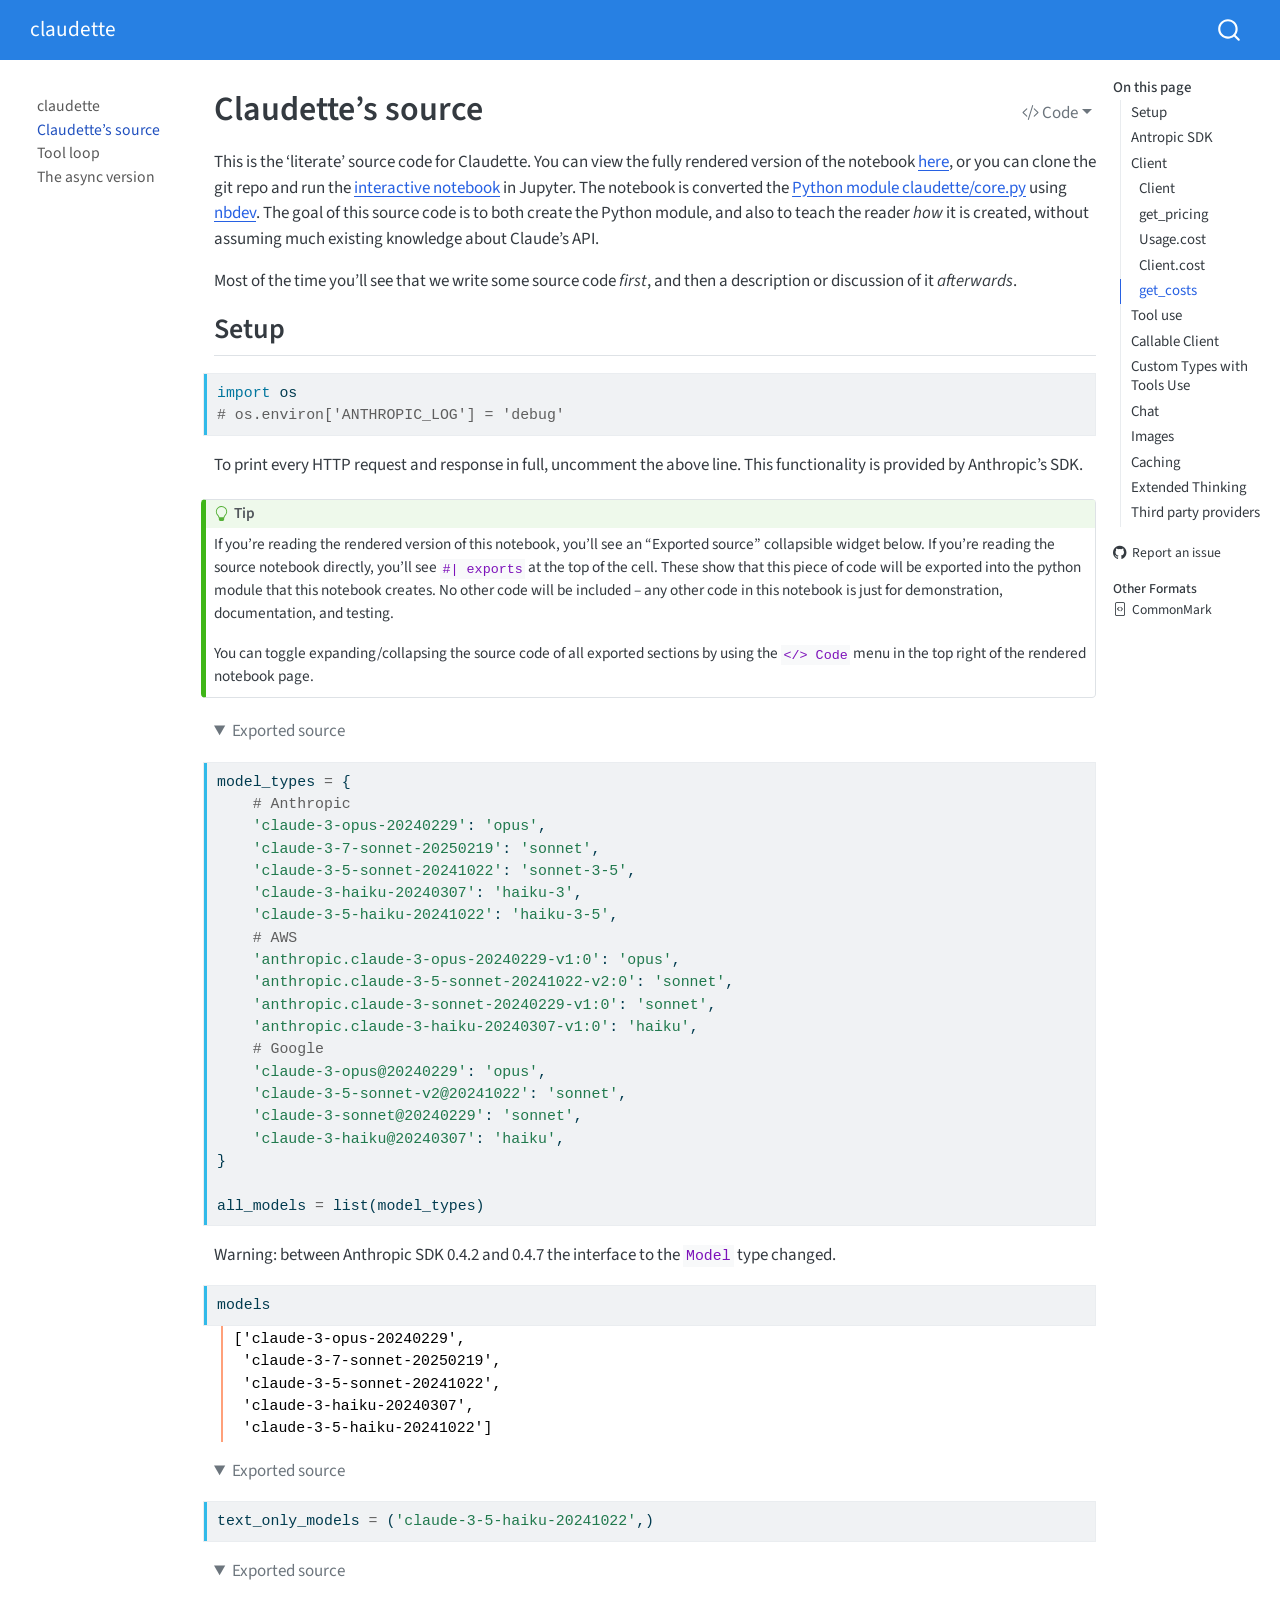
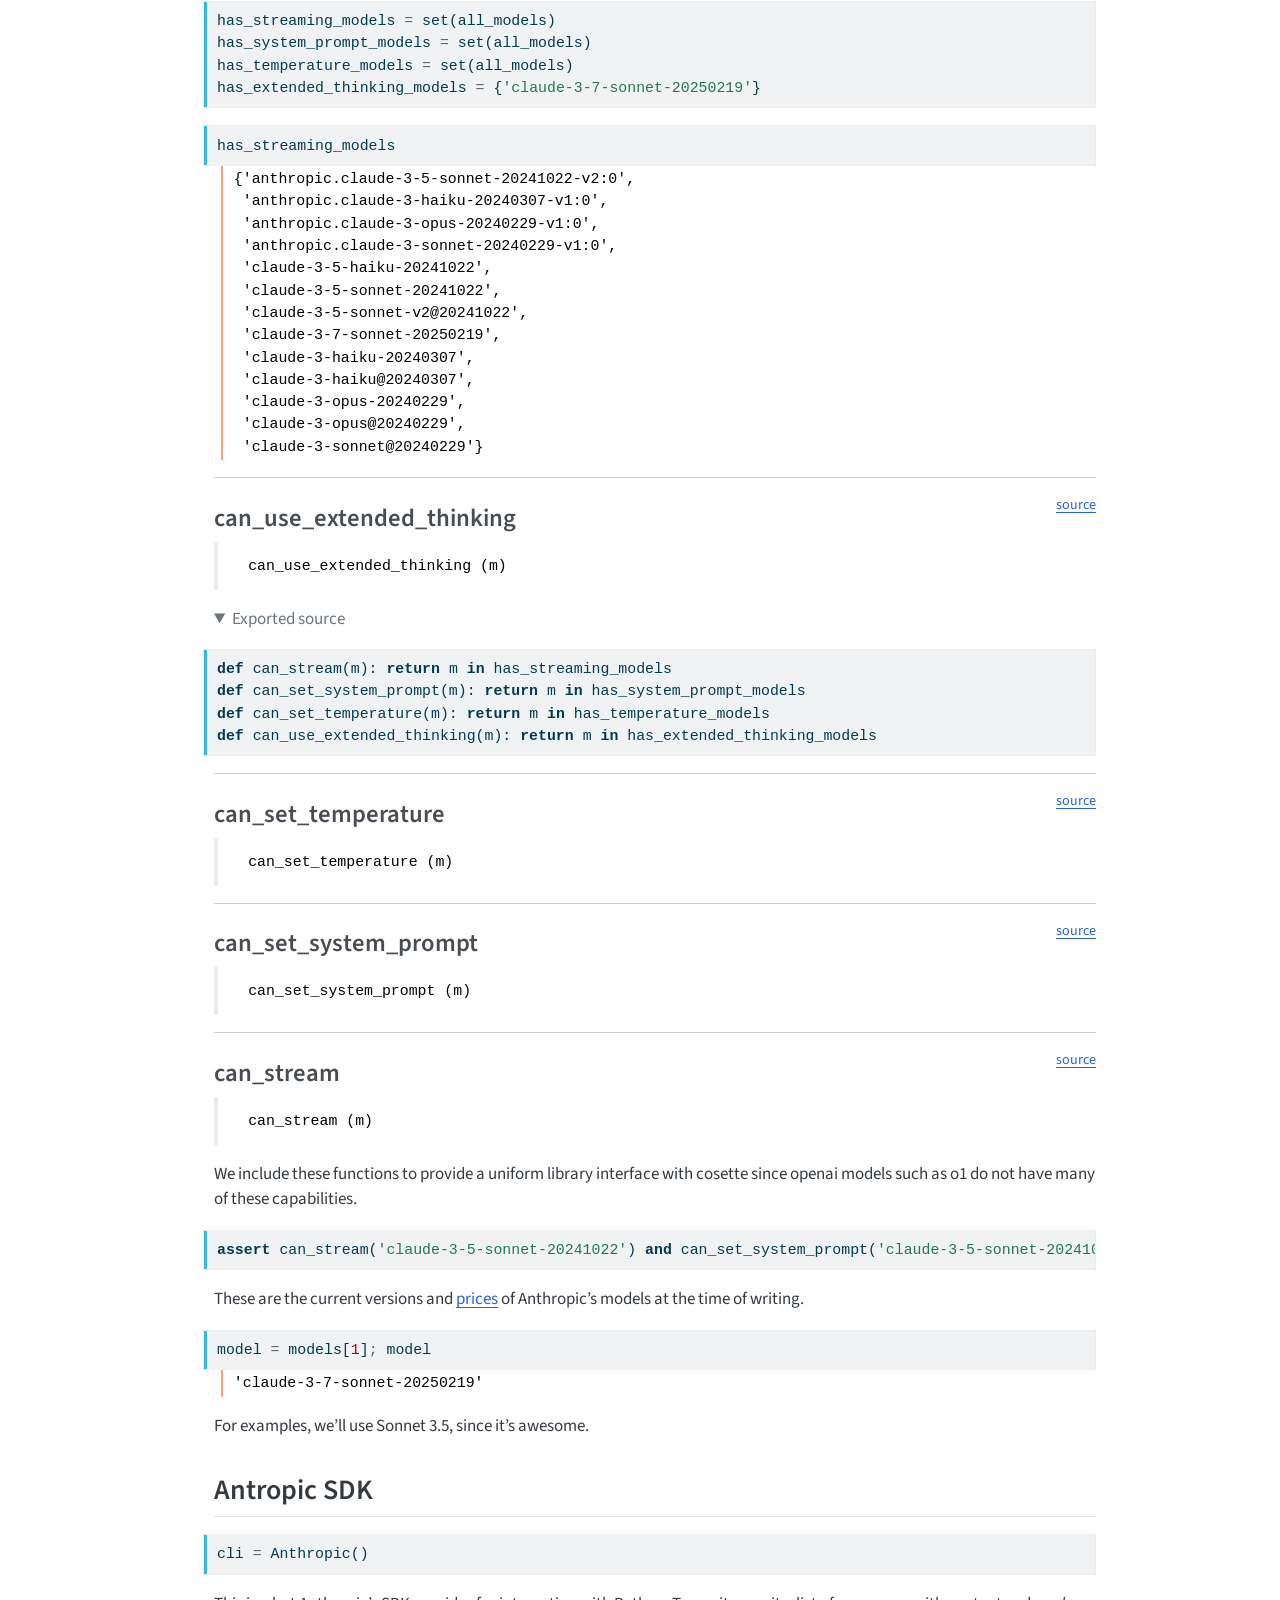
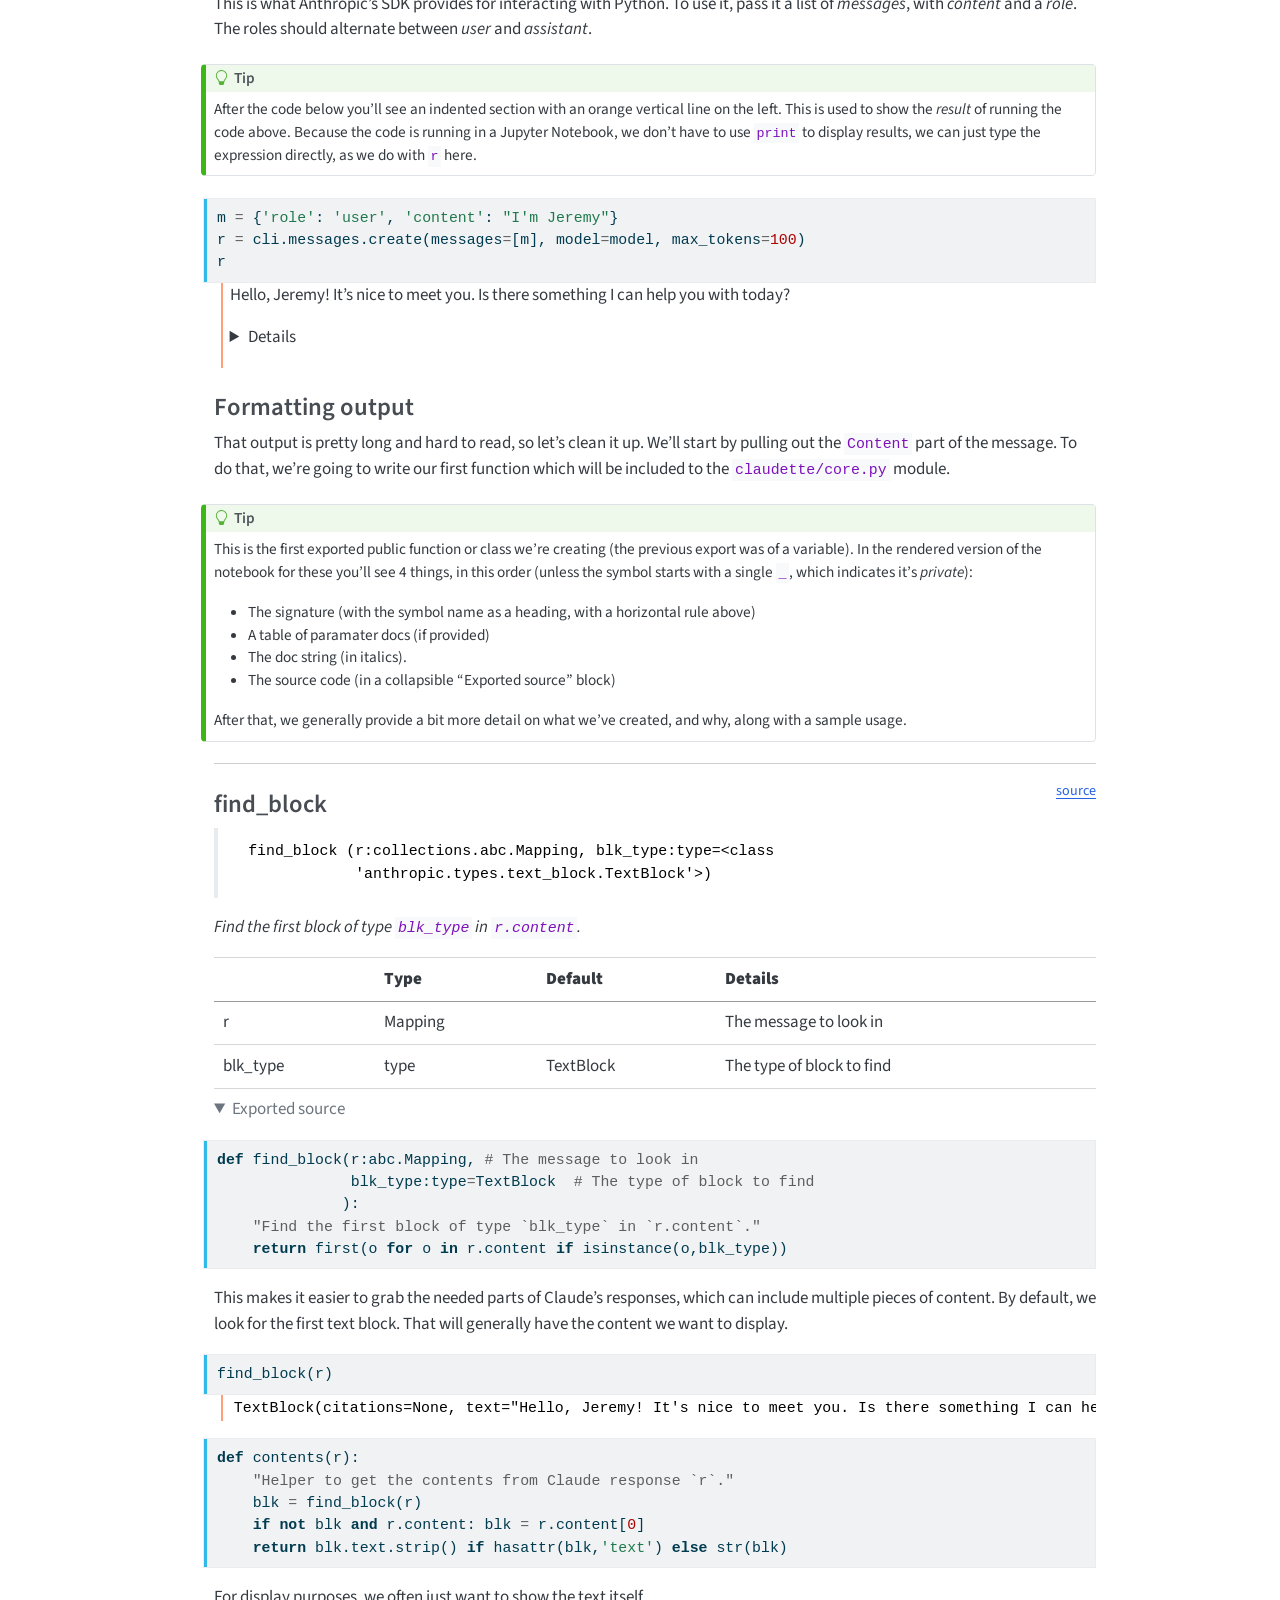
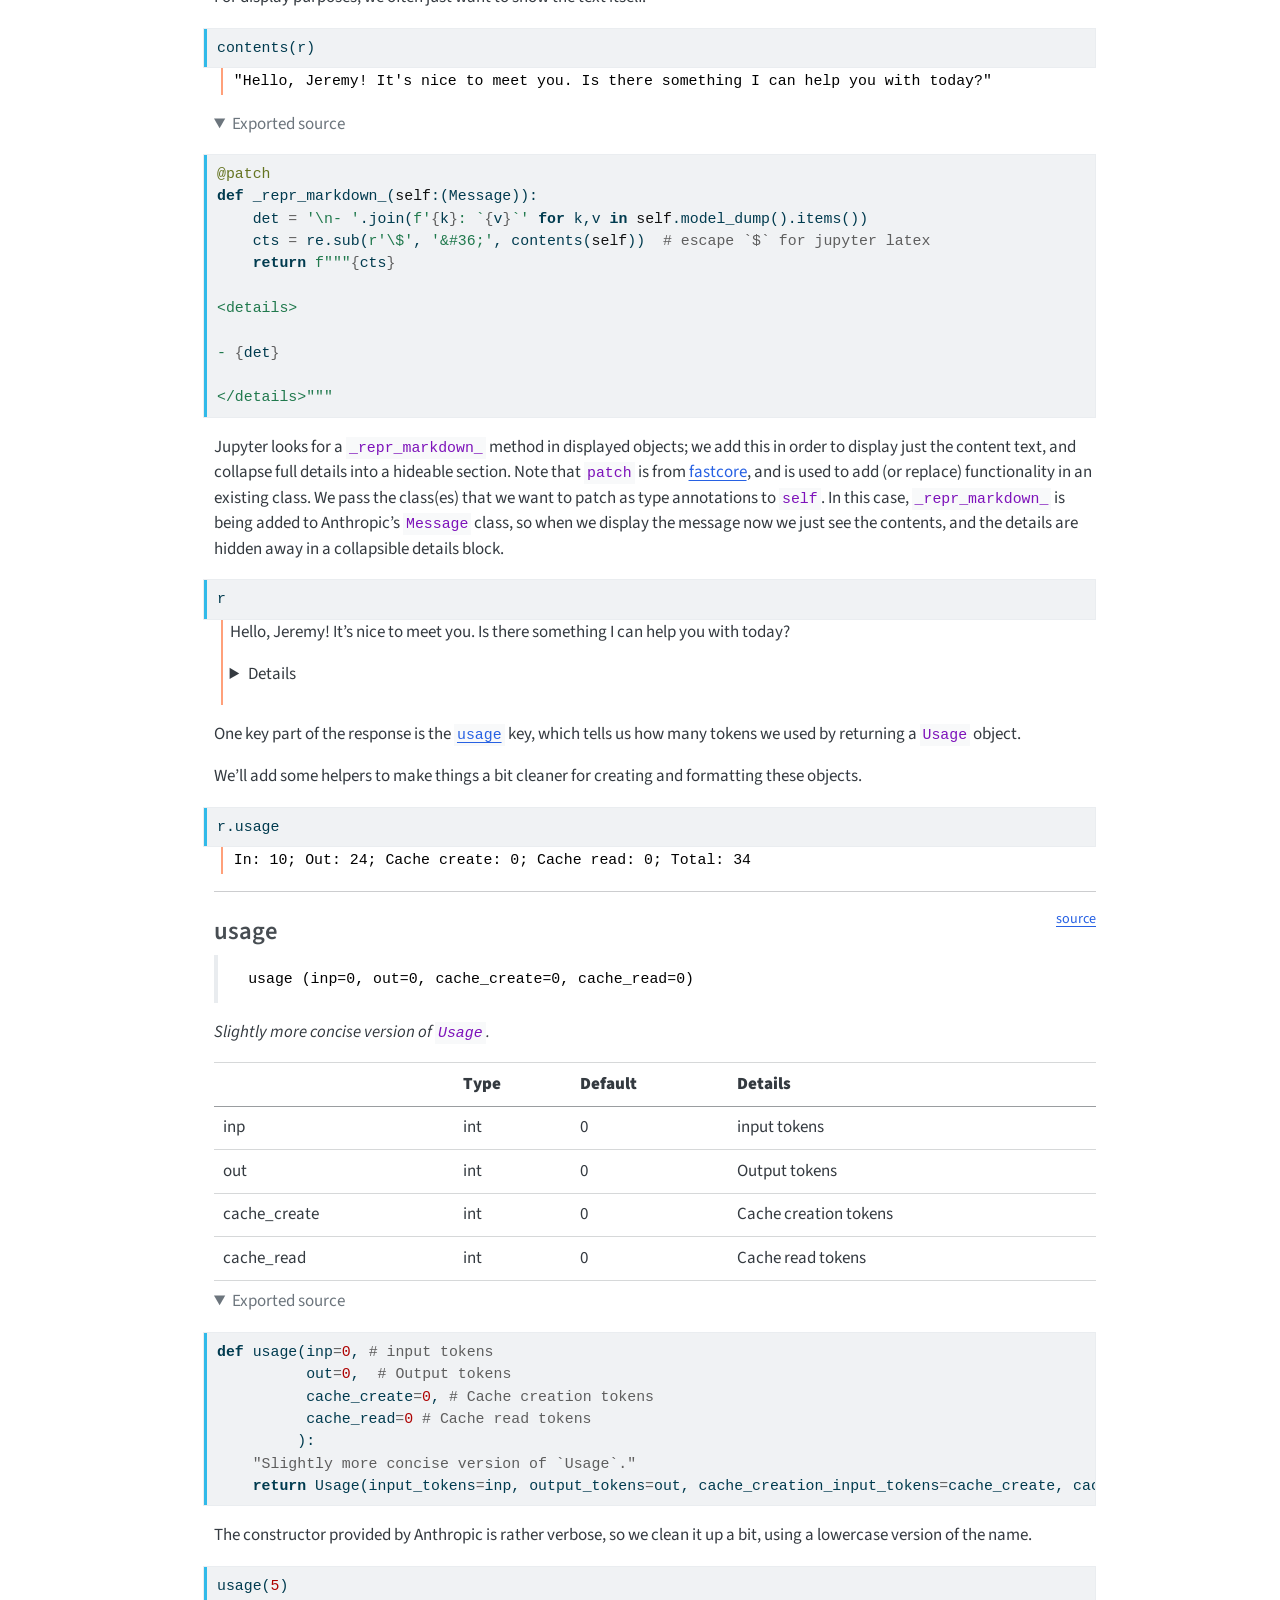
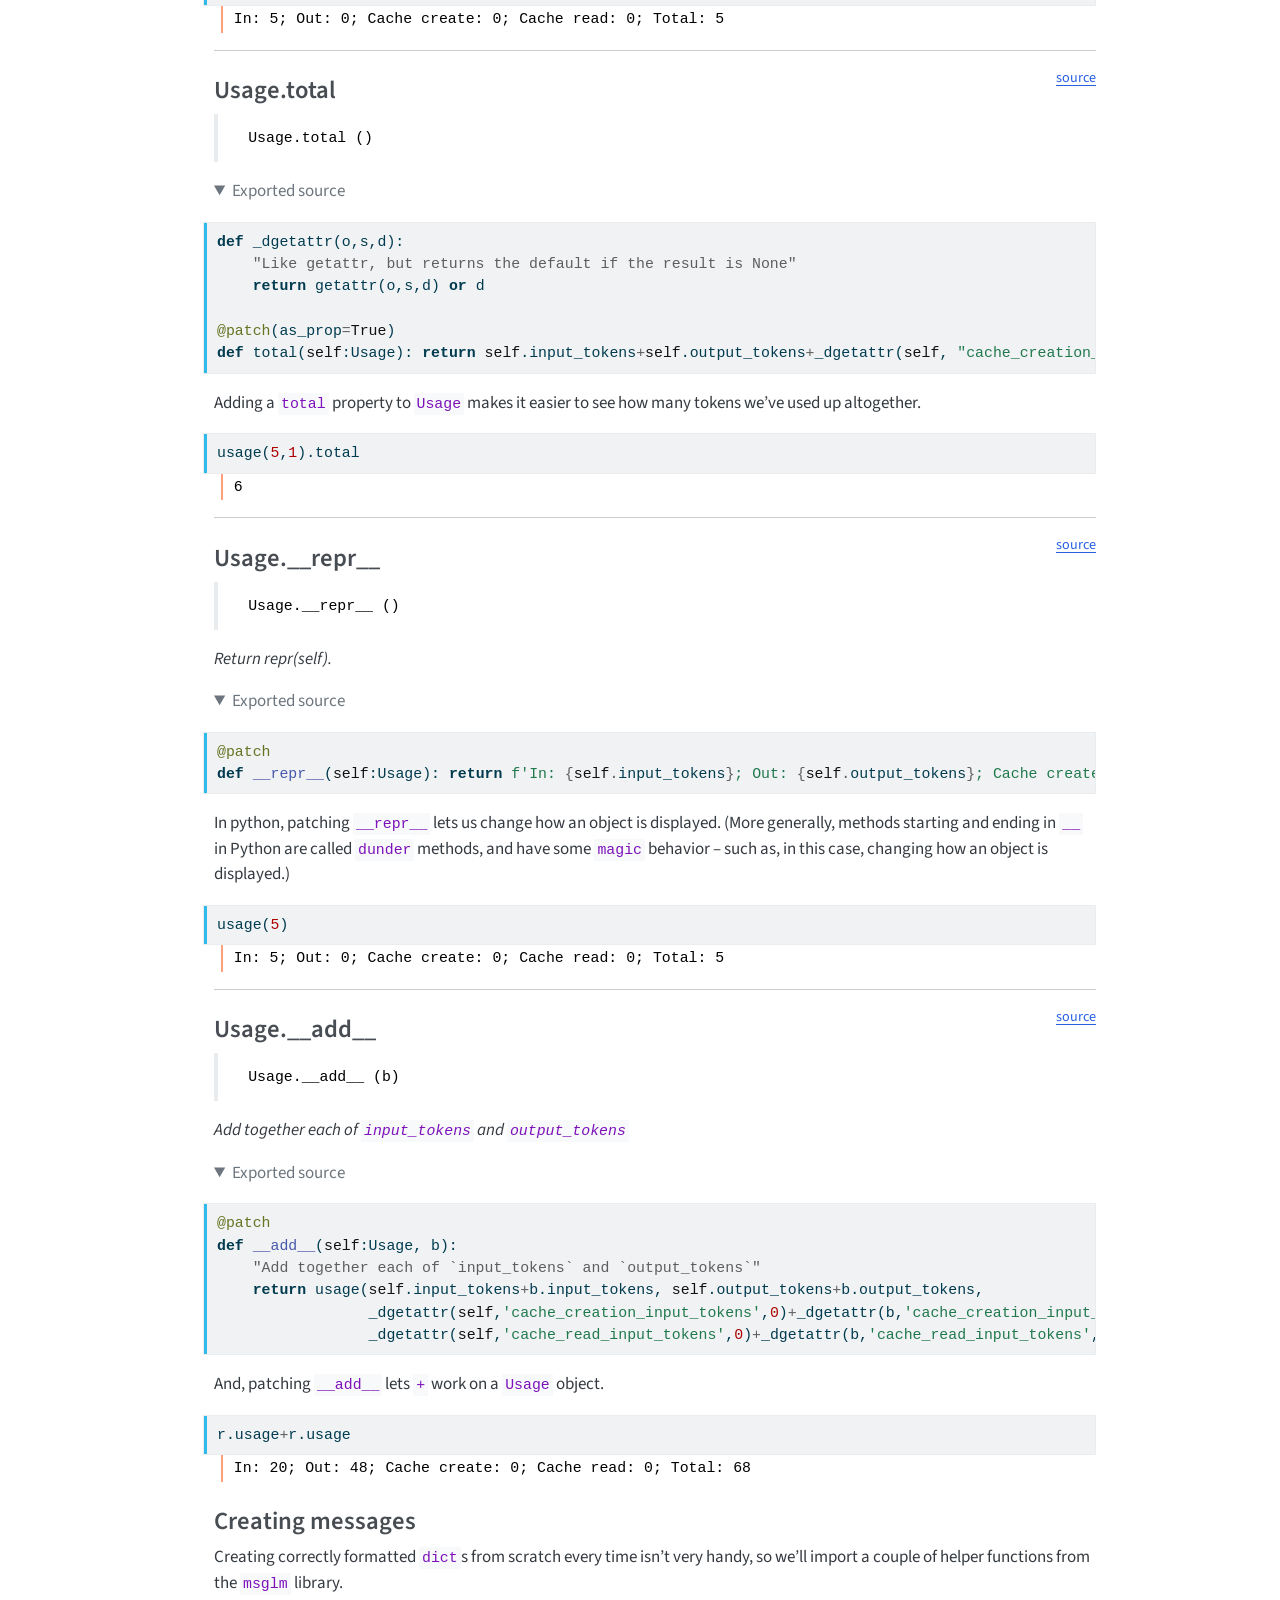
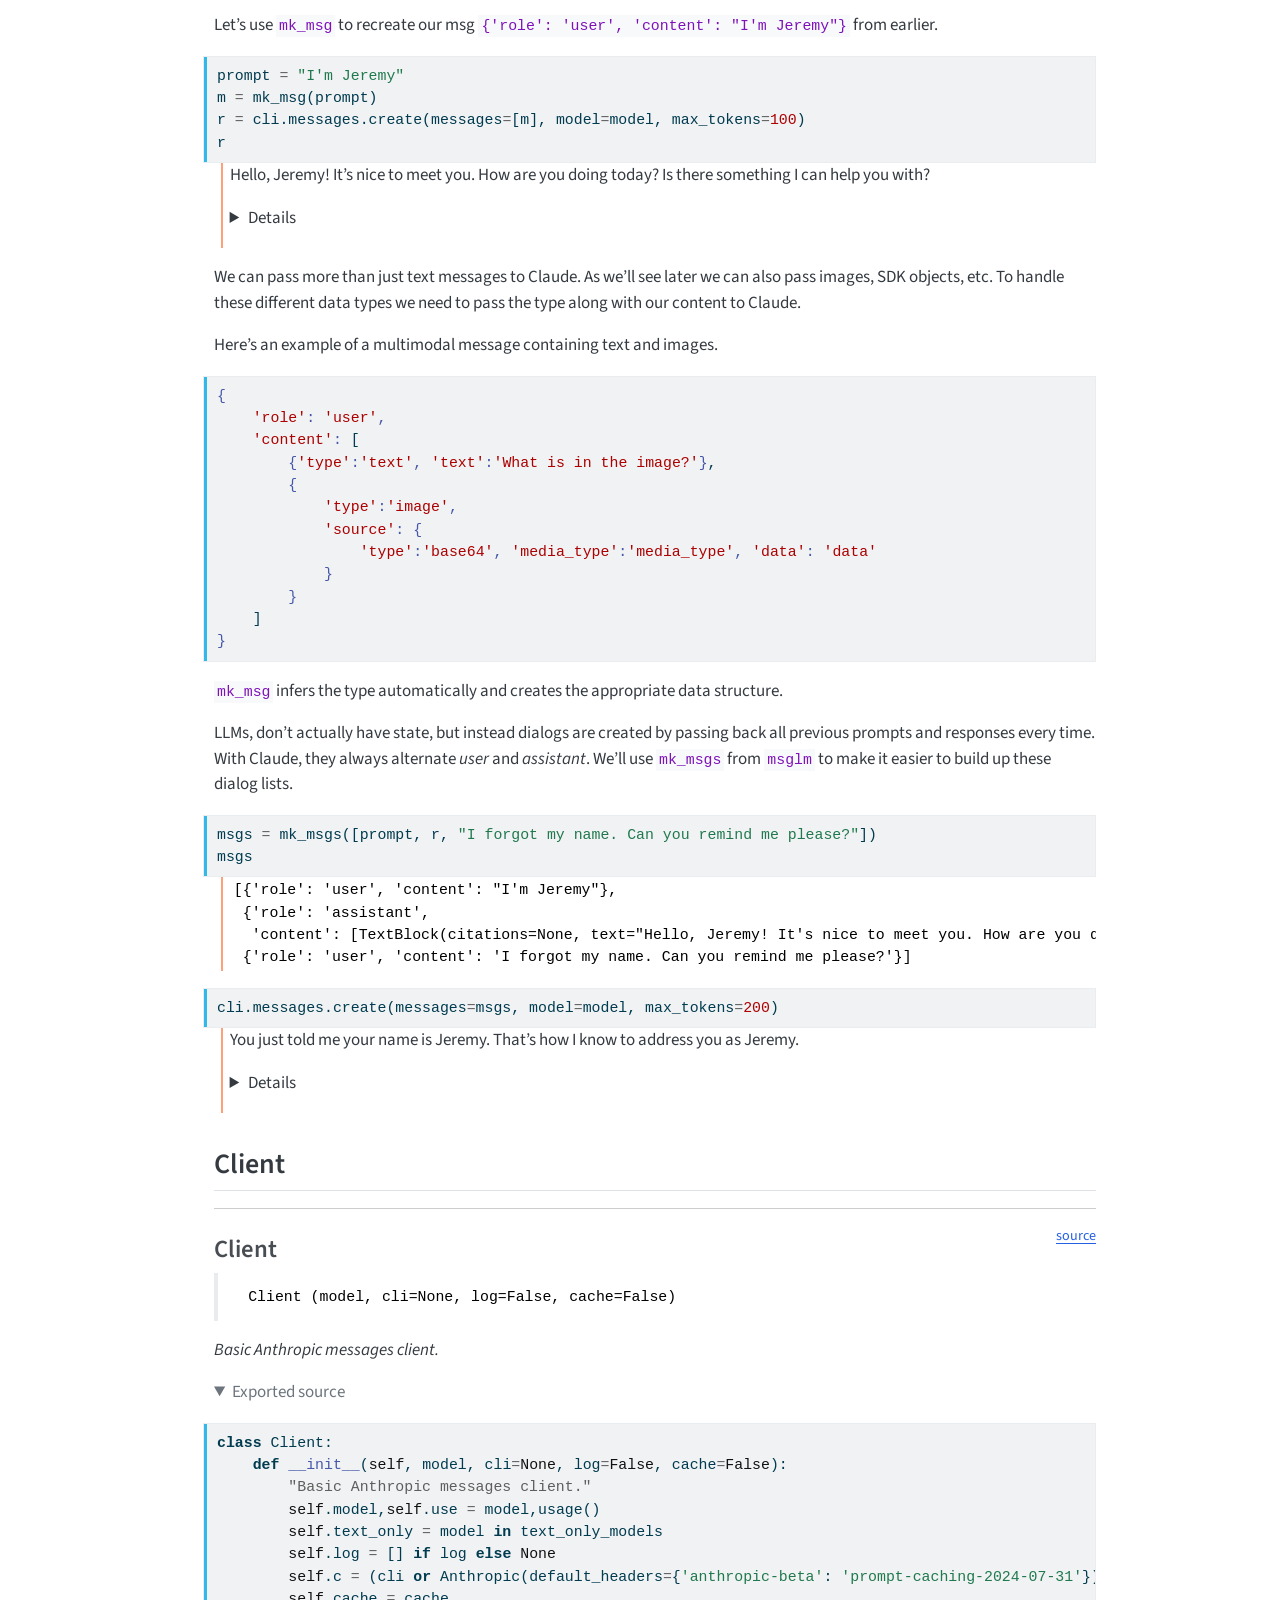
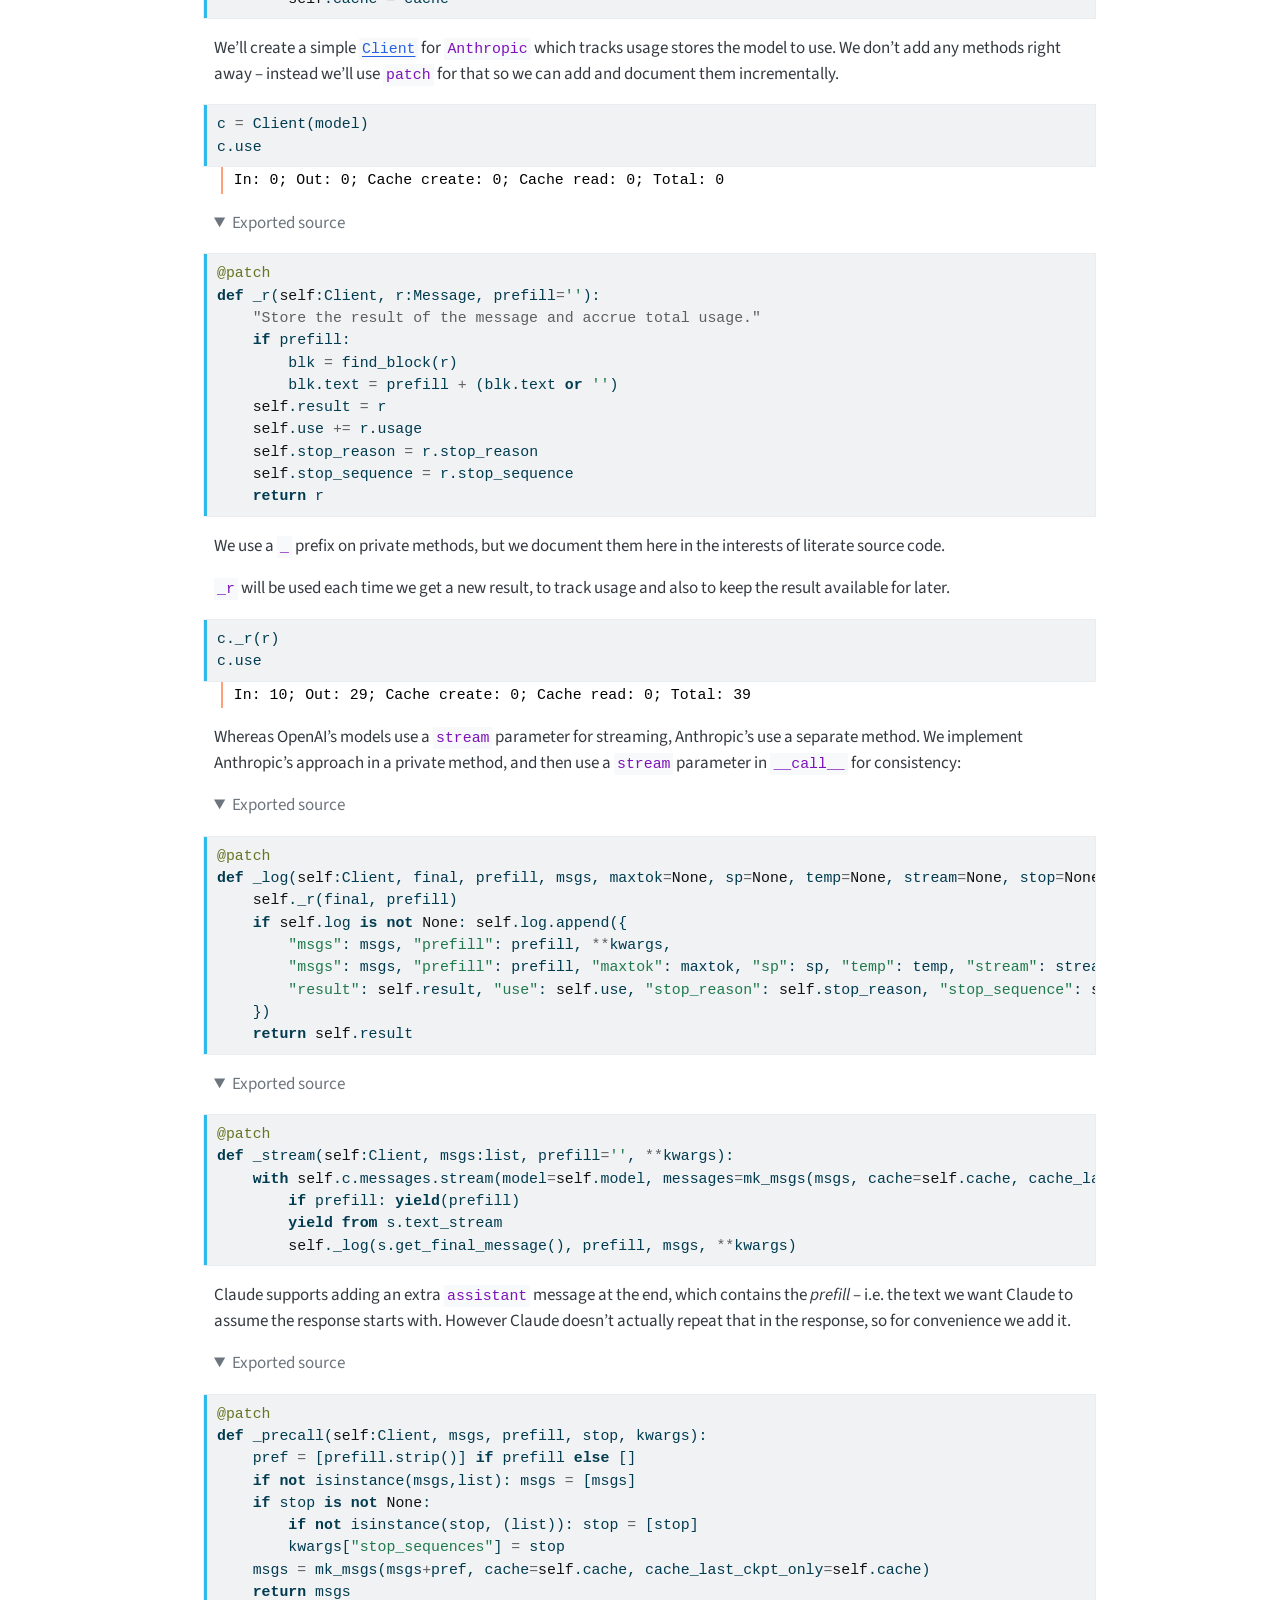
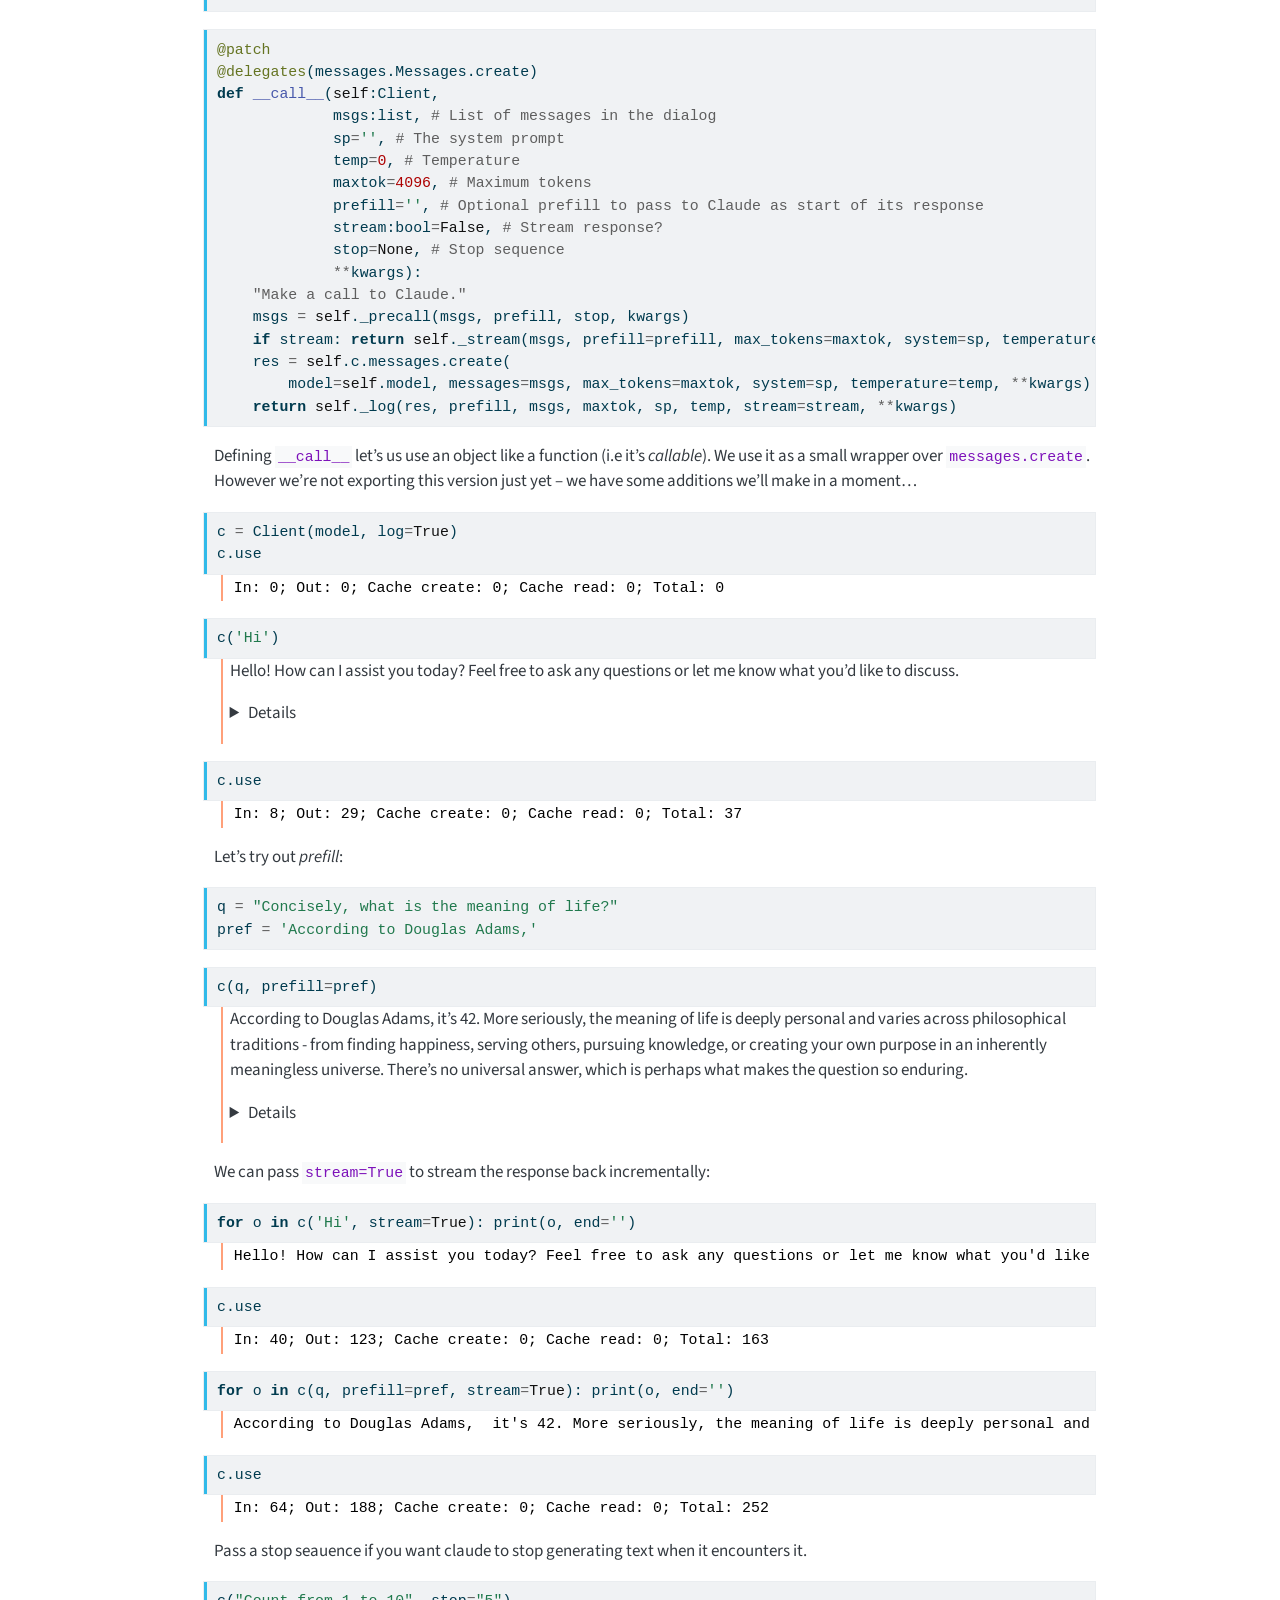
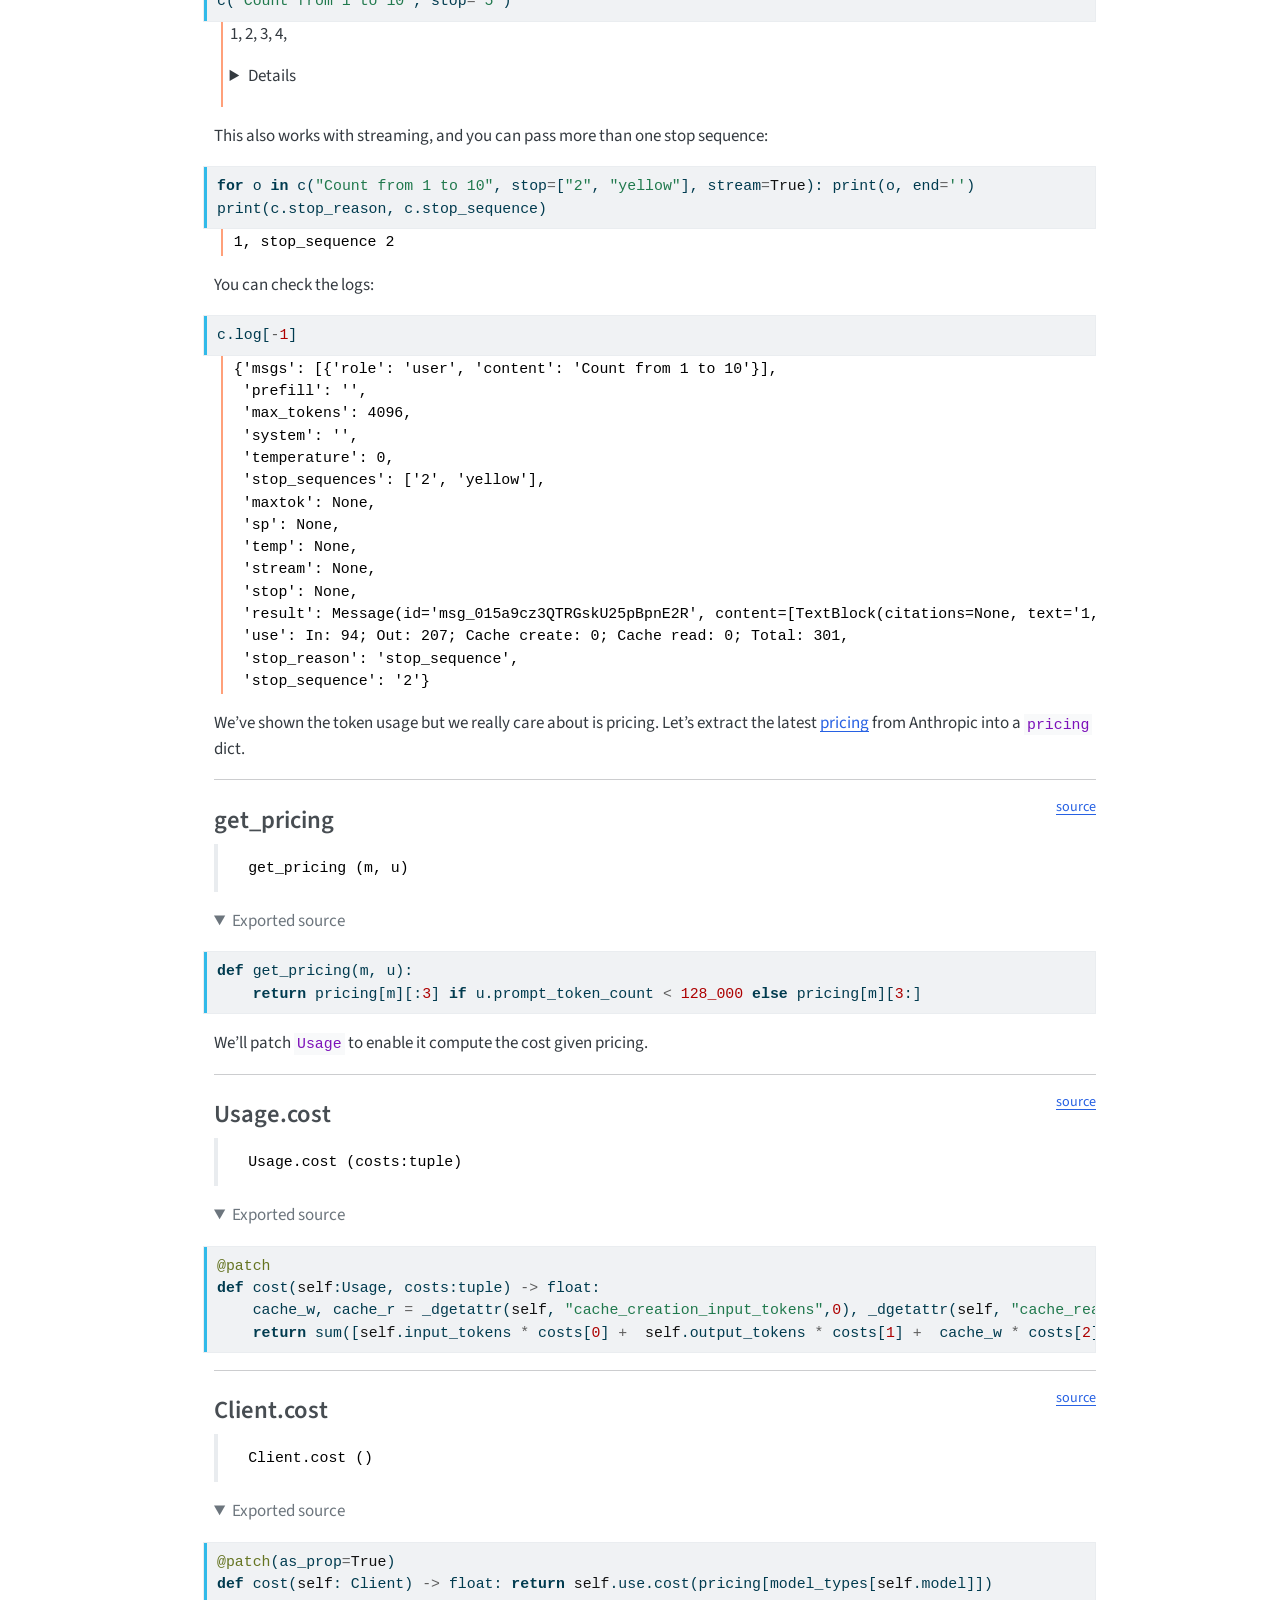
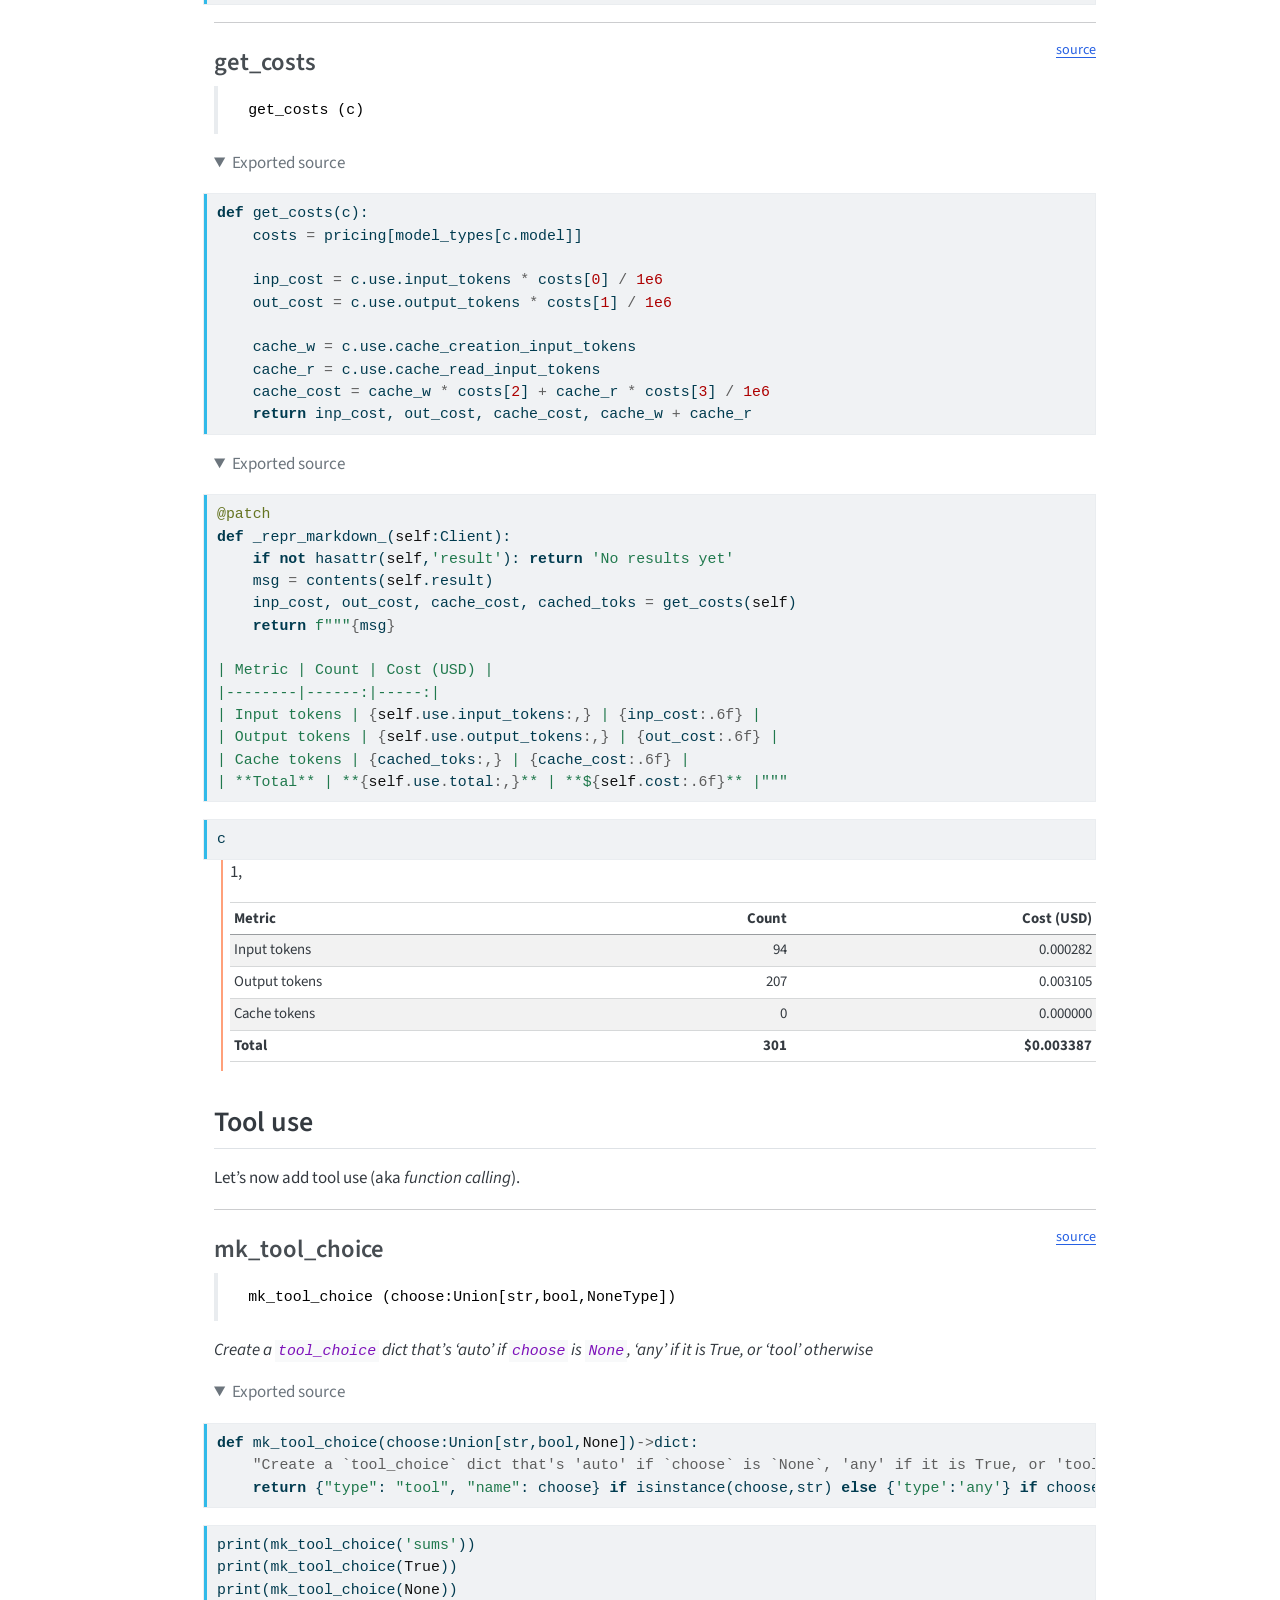
<file: core.html>
<!DOCTYPE html>
<html xmlns="http://www.w3.org/1999/xhtml" lang="en" xml:lang="en"><head>

<meta charset="utf-8">
<meta name="generator" content="quarto-1.7.29">

<meta name="viewport" content="width=device-width, initial-scale=1.0, user-scalable=yes">


<title>Claudette’s source – claudette</title>
<style>
code{white-space: pre-wrap;}
span.smallcaps{font-variant: small-caps;}
div.columns{display: flex; gap: min(4vw, 1.5em);}
div.column{flex: auto; overflow-x: auto;}
div.hanging-indent{margin-left: 1.5em; text-indent: -1.5em;}
ul.task-list{list-style: none;}
ul.task-list li input[type="checkbox"] {
  width: 0.8em;
  margin: 0 0.8em 0.2em -1em; /* quarto-specific, see https://github.com/quarto-dev/quarto-cli/issues/4556 */ 
  vertical-align: middle;
}
/* CSS for syntax highlighting */
html { -webkit-text-size-adjust: 100%; }
pre > code.sourceCode { white-space: pre; position: relative; }
pre > code.sourceCode > span { display: inline-block; line-height: 1.25; }
pre > code.sourceCode > span:empty { height: 1.2em; }
.sourceCode { overflow: visible; }
code.sourceCode > span { color: inherit; text-decoration: inherit; }
div.sourceCode { margin: 1em 0; }
pre.sourceCode { margin: 0; }
@media screen {
div.sourceCode { overflow: auto; }
}
@media print {
pre > code.sourceCode { white-space: pre-wrap; }
pre > code.sourceCode > span { text-indent: -5em; padding-left: 5em; }
}
pre.numberSource code
  { counter-reset: source-line 0; }
pre.numberSource code > span
  { position: relative; left: -4em; counter-increment: source-line; }
pre.numberSource code > span > a:first-child::before
  { content: counter(source-line);
    position: relative; left: -1em; text-align: right; vertical-align: baseline;
    border: none; display: inline-block;
    -webkit-touch-callout: none; -webkit-user-select: none;
    -khtml-user-select: none; -moz-user-select: none;
    -ms-user-select: none; user-select: none;
    padding: 0 4px; width: 4em;
  }
pre.numberSource { margin-left: 3em;  padding-left: 4px; }
div.sourceCode
  {   }
@media screen {
pre > code.sourceCode > span > a:first-child::before { text-decoration: underline; }
}
</style>


<script src="site_libs/quarto-nav/quarto-nav.js"></script>
<script src="site_libs/quarto-nav/headroom.min.js"></script>
<script src="site_libs/clipboard/clipboard.min.js"></script>
<script src="site_libs/quarto-search/autocomplete.umd.js"></script>
<script src="site_libs/quarto-search/fuse.min.js"></script>
<script src="site_libs/quarto-search/quarto-search.js"></script>
<meta name="quarto:offset" content="./">
<script src="site_libs/quarto-html/quarto.js" type="module"></script>
<script src="site_libs/quarto-html/tabsets/tabsets.js" type="module"></script>
<script src="site_libs/quarto-html/popper.min.js"></script>
<script src="site_libs/quarto-html/tippy.umd.min.js"></script>
<script src="site_libs/quarto-html/anchor.min.js"></script>
<link href="site_libs/quarto-html/tippy.css" rel="stylesheet">
<link href="site_libs/quarto-html/quarto-syntax-highlighting-0815c480559380816a4d1ea211a47e91.css" rel="stylesheet" id="quarto-text-highlighting-styles">
<script src="site_libs/bootstrap/bootstrap.min.js"></script>
<link href="site_libs/bootstrap/bootstrap-icons.css" rel="stylesheet">
<link href="site_libs/bootstrap/bootstrap-a12eba0e00f398788dca105c38b9efa3.min.css" rel="stylesheet" append-hash="true" id="quarto-bootstrap" data-mode="light">
<script id="quarto-search-options" type="application/json">{
  "location": "navbar",
  "copy-button": false,
  "collapse-after": 3,
  "panel-placement": "end",
  "type": "overlay",
  "limit": 50,
  "keyboard-shortcut": [
    "f",
    "/",
    "s"
  ],
  "show-item-context": false,
  "language": {
    "search-no-results-text": "No results",
    "search-matching-documents-text": "matching documents",
    "search-copy-link-title": "Copy link to search",
    "search-hide-matches-text": "Hide additional matches",
    "search-more-match-text": "more match in this document",
    "search-more-matches-text": "more matches in this document",
    "search-clear-button-title": "Clear",
    "search-text-placeholder": "",
    "search-detached-cancel-button-title": "Cancel",
    "search-submit-button-title": "Submit",
    "search-label": "Search"
  }
}</script>


<link rel="stylesheet" href="styles.css">
<meta property="og:title" content="Claudette’s source – claudette">
<meta property="og:description" content="Claudette is Claude’s friend">
<meta property="og:image" content="https://claudette.answer.ai/00_core_files/figure-html/cell-147-output-1.jpeg">
<meta property="og:site_name" content="claudette">
<meta name="twitter:title" content="Claudette’s source – claudette">
<meta name="twitter:description" content="Claudette is Claude’s friend">
<meta name="twitter:image" content="https://claudette.answer.ai/00_core_files/figure-html/cell-147-output-1.jpeg">
<meta name="twitter:card" content="summary_large_image">
</head>

<body class="nav-sidebar floating nav-fixed quarto-light">

<div id="quarto-search-results"></div>
  <header id="quarto-header" class="headroom fixed-top">
    <nav class="navbar navbar-expand-lg " data-bs-theme="dark">
      <div class="navbar-container container-fluid">
      <div class="navbar-brand-container mx-auto">
    <a class="navbar-brand" href="./index.html">
    <span class="navbar-title">claudette</span>
    </a>
  </div>
        <div class="quarto-navbar-tools tools-end">
</div>
          <div id="quarto-search" class="" title="Search"></div>
      </div> <!-- /container-fluid -->
    </nav>
  <nav class="quarto-secondary-nav">
    <div class="container-fluid d-flex">
      <button type="button" class="quarto-btn-toggle btn" data-bs-toggle="collapse" role="button" data-bs-target=".quarto-sidebar-collapse-item" aria-controls="quarto-sidebar" aria-expanded="false" aria-label="Toggle sidebar navigation" onclick="if (window.quartoToggleHeadroom) { window.quartoToggleHeadroom(); }">
        <i class="bi bi-layout-text-sidebar-reverse"></i>
      </button>
        <nav class="quarto-page-breadcrumbs" aria-label="breadcrumb"><ol class="breadcrumb"><li class="breadcrumb-item"><a href="./core.html">Claudette’s source</a></li></ol></nav>
        <a class="flex-grow-1" role="navigation" data-bs-toggle="collapse" data-bs-target=".quarto-sidebar-collapse-item" aria-controls="quarto-sidebar" aria-expanded="false" aria-label="Toggle sidebar navigation" onclick="if (window.quartoToggleHeadroom) { window.quartoToggleHeadroom(); }">      
        </a>
    </div>
  </nav>
</header>
<!-- content -->
<div id="quarto-content" class="quarto-container page-columns page-rows-contents page-layout-article page-navbar">
<!-- sidebar -->
  <nav id="quarto-sidebar" class="sidebar collapse collapse-horizontal quarto-sidebar-collapse-item sidebar-navigation floating overflow-auto">
    <div class="sidebar-menu-container"> 
    <ul class="list-unstyled mt-1">
        <li class="sidebar-item">
  <div class="sidebar-item-container"> 
  <a href="./index.html" class="sidebar-item-text sidebar-link">
 <span class="menu-text">claudette</span></a>
  </div>
</li>
        <li class="sidebar-item">
  <div class="sidebar-item-container"> 
  <a href="./core.html" class="sidebar-item-text sidebar-link active">
 <span class="menu-text">Claudette’s source</span></a>
  </div>
</li>
        <li class="sidebar-item">
  <div class="sidebar-item-container"> 
  <a href="./toolloop.html" class="sidebar-item-text sidebar-link">
 <span class="menu-text">Tool loop</span></a>
  </div>
</li>
        <li class="sidebar-item">
  <div class="sidebar-item-container"> 
  <a href="./async.html" class="sidebar-item-text sidebar-link">
 <span class="menu-text">The async version</span></a>
  </div>
</li>
    </ul>
    </div>
</nav>
<div id="quarto-sidebar-glass" class="quarto-sidebar-collapse-item" data-bs-toggle="collapse" data-bs-target=".quarto-sidebar-collapse-item"></div>
<!-- margin-sidebar -->
    <div id="quarto-margin-sidebar" class="sidebar margin-sidebar">
        <nav id="TOC" role="doc-toc" class="toc-active">
    <h2 id="toc-title">On this page</h2>
   
  <ul>
  <li><a href="#setup" id="toc-setup" class="nav-link active" data-scroll-target="#setup">Setup</a>
  <ul class="collapse">
  <li><a href="#can_use_extended_thinking" id="toc-can_use_extended_thinking" class="nav-link" data-scroll-target="#can_use_extended_thinking">can_use_extended_thinking</a></li>
  <li><a href="#can_set_temperature" id="toc-can_set_temperature" class="nav-link" data-scroll-target="#can_set_temperature">can_set_temperature</a></li>
  <li><a href="#can_set_system_prompt" id="toc-can_set_system_prompt" class="nav-link" data-scroll-target="#can_set_system_prompt">can_set_system_prompt</a></li>
  <li><a href="#can_stream" id="toc-can_stream" class="nav-link" data-scroll-target="#can_stream">can_stream</a></li>
  </ul></li>
  <li><a href="#antropic-sdk" id="toc-antropic-sdk" class="nav-link" data-scroll-target="#antropic-sdk">Antropic SDK</a>
  <ul class="collapse">
  <li><a href="#formatting-output" id="toc-formatting-output" class="nav-link" data-scroll-target="#formatting-output">Formatting output</a></li>
  <li><a href="#find_block" id="toc-find_block" class="nav-link" data-scroll-target="#find_block">find_block</a></li>
  <li><a href="#usage" id="toc-usage" class="nav-link" data-scroll-target="#usage">usage</a></li>
  <li><a href="#usage.total" id="toc-usage.total" class="nav-link" data-scroll-target="#usage.total">Usage.total</a></li>
  <li><a href="#usage.__repr__" id="toc-usage.__repr__" class="nav-link" data-scroll-target="#usage.__repr__">Usage.__repr__</a></li>
  <li><a href="#usage.__add__" id="toc-usage.__add__" class="nav-link" data-scroll-target="#usage.__add__">Usage.__add__</a></li>
  <li><a href="#creating-messages" id="toc-creating-messages" class="nav-link" data-scroll-target="#creating-messages">Creating messages</a></li>
  </ul></li>
  <li><a href="#client" id="toc-client" class="nav-link" data-scroll-target="#client">Client</a>
  <ul class="collapse">
  <li><a href="#client-1" id="toc-client-1" class="nav-link" data-scroll-target="#client-1">Client</a></li>
  <li><a href="#get_pricing" id="toc-get_pricing" class="nav-link" data-scroll-target="#get_pricing">get_pricing</a></li>
  <li><a href="#usage.cost" id="toc-usage.cost" class="nav-link" data-scroll-target="#usage.cost">Usage.cost</a></li>
  <li><a href="#client.cost" id="toc-client.cost" class="nav-link" data-scroll-target="#client.cost">Client.cost</a></li>
  <li><a href="#get_costs" id="toc-get_costs" class="nav-link" data-scroll-target="#get_costs">get_costs</a></li>
  </ul></li>
  <li><a href="#tool-use" id="toc-tool-use" class="nav-link" data-scroll-target="#tool-use">Tool use</a>
  <ul class="collapse">
  <li><a href="#mk_tool_choice" id="toc-mk_tool_choice" class="nav-link" data-scroll-target="#mk_tool_choice">mk_tool_choice</a></li>
  <li><a href="#mk_funcres" id="toc-mk_funcres" class="nav-link" data-scroll-target="#mk_funcres">mk_funcres</a></li>
  <li><a href="#mk_toolres" id="toc-mk_toolres" class="nav-link" data-scroll-target="#mk_toolres">mk_toolres</a></li>
  </ul></li>
  <li><a href="#callable-client" id="toc-callable-client" class="nav-link" data-scroll-target="#callable-client">Callable Client</a>
  <ul class="collapse">
  <li><a href="#get_types" id="toc-get_types" class="nav-link" data-scroll-target="#get_types">get_types</a></li>
  <li><a href="#client.__call__" id="toc-client.__call__" class="nav-link" data-scroll-target="#client.__call__">Client.__call__</a></li>
  <li><a href="#client.structured" id="toc-client.structured" class="nav-link" data-scroll-target="#client.structured">Client.structured</a></li>
  </ul></li>
  <li><a href="#custom-types-with-tools-use" id="toc-custom-types-with-tools-use" class="nav-link" data-scroll-target="#custom-types-with-tools-use">Custom Types with Tools Use</a>
  <ul class="collapse">
  <li><a href="#tool" id="toc-tool" class="nav-link" data-scroll-target="#tool">tool</a></li>
  </ul></li>
  <li><a href="#chat" id="toc-chat" class="nav-link" data-scroll-target="#chat">Chat</a>
  <ul class="collapse">
  <li><a href="#chat-1" id="toc-chat-1" class="nav-link" data-scroll-target="#chat-1">Chat</a></li>
  <li><a href="#chat.cost" id="toc-chat.cost" class="nav-link" data-scroll-target="#chat.cost">Chat.cost</a></li>
  <li><a href="#chat.__call__" id="toc-chat.__call__" class="nav-link" data-scroll-target="#chat.__call__">Chat.__call__</a></li>
  <li><a href="#chat-tool-use" id="toc-chat-tool-use" class="nav-link" data-scroll-target="#chat-tool-use">Chat tool use</a></li>
  </ul></li>
  <li><a href="#images" id="toc-images" class="nav-link" data-scroll-target="#images">Images</a></li>
  <li><a href="#caching" id="toc-caching" class="nav-link" data-scroll-target="#caching">Caching</a></li>
  <li><a href="#extended-thinking" id="toc-extended-thinking" class="nav-link" data-scroll-target="#extended-thinking">Extended Thinking</a>
  <ul class="collapse">
  <li><a href="#think_md" id="toc-think_md" class="nav-link" data-scroll-target="#think_md">think_md</a></li>
  <li><a href="#contents" id="toc-contents" class="nav-link" data-scroll-target="#contents">contents</a></li>
  </ul></li>
  <li><a href="#third-party-providers" id="toc-third-party-providers" class="nav-link" data-scroll-target="#third-party-providers">Third party providers</a>
  <ul class="collapse">
  <li><a href="#amazon-bedrock" id="toc-amazon-bedrock" class="nav-link" data-scroll-target="#amazon-bedrock">Amazon Bedrock</a></li>
  <li><a href="#google-vertex" id="toc-google-vertex" class="nav-link" data-scroll-target="#google-vertex">Google Vertex</a></li>
  </ul></li>
  </ul>
<div class="toc-actions"><ul><li><a href="https://github.com/AnswerDotAI/claudette/issues/new" class="toc-action"><i class="bi bi-github"></i>Report an issue</a></li></ul></div><div class="quarto-alternate-formats"><h2>Other Formats</h2><ul><li><a href="core.html.md"><i class="bi bi-file-code"></i>CommonMark</a></li></ul></div></nav>
    </div>
<!-- main -->
<main class="content" id="quarto-document-content">

<header id="title-block-header" class="quarto-title-block default">
<div class="quarto-title">
<div class="quarto-title-block"><div><h1 class="title">Claudette’s source</h1><button type="button" class="btn code-tools-button dropdown-toggle" id="quarto-code-tools-menu" data-bs-toggle="dropdown" aria-expanded="false"><i class="bi"></i> Code</button><ul class="dropdown-menu dropdown-menu-end" aria-labelelledby="quarto-code-tools-menu"><li><a id="quarto-show-all-code" class="dropdown-item" href="javascript:void(0)" role="button">Show All Code</a></li><li><a id="quarto-hide-all-code" class="dropdown-item" href="javascript:void(0)" role="button">Hide All Code</a></li></ul></div></div>
</div>



<div class="quarto-title-meta">

    
  
    
  </div>
  


</header>


<!-- WARNING: THIS FILE WAS AUTOGENERATED! DO NOT EDIT! -->
<p>This is the ‘literate’ source code for Claudette. You can view the fully rendered version of the notebook <a href="https://claudette.answer.ai/core.html">here</a>, or you can clone the git repo and run the <a href="https://github.com/AnswerDotAI/claudette/blob/main/00_core.ipynb">interactive notebook</a> in Jupyter. The notebook is converted the <a href="https://github.com/AnswerDotAI/claudette/blob/main/claudette/core.py">Python module claudette/core.py</a> using <a href="https://nbdev.fast.ai/">nbdev</a>. The goal of this source code is to both create the Python module, and also to teach the reader <em>how</em> it is created, without assuming much existing knowledge about Claude’s API.</p>
<p>Most of the time you’ll see that we write some source code <em>first</em>, and then a description or discussion of it <em>afterwards</em>.</p>
<section id="setup" class="level2">
<h2 class="anchored" data-anchor-id="setup">Setup</h2>
<div id="f1ad998e-4bb1-4bed-abf4-6e8606cb2453" class="cell">
<div class="sourceCode cell-code" id="cb1"><pre class="sourceCode python code-with-copy"><code class="sourceCode python"><span id="cb1-1"><a href="#cb1-1" aria-hidden="true" tabindex="-1"></a><span class="im">import</span> os</span>
<span id="cb1-2"><a href="#cb1-2" aria-hidden="true" tabindex="-1"></a><span class="co"># os.environ['ANTHROPIC_LOG'] = 'debug'</span></span></code><button title="Copy to Clipboard" class="code-copy-button"><i class="bi"></i></button></pre></div>
</div>
<p>To print every HTTP request and response in full, uncomment the above line. This functionality is provided by Anthropic’s SDK.</p>
<div class="callout callout-style-default callout-tip callout-titled">
<div class="callout-header d-flex align-content-center">
<div class="callout-icon-container">
<i class="callout-icon"></i>
</div>
<div class="callout-title-container flex-fill">
Tip
</div>
</div>
<div class="callout-body-container callout-body">
<p>If you’re reading the rendered version of this notebook, you’ll see an “Exported source” collapsible widget below. If you’re reading the source notebook directly, you’ll see <code>#| exports</code> at the top of the cell. These show that this piece of code will be exported into the python module that this notebook creates. No other code will be included – any other code in this notebook is just for demonstration, documentation, and testing.</p>
<p>You can toggle expanding/collapsing the source code of all exported sections by using the <code>&lt;/&gt; Code</code> menu in the top right of the rendered notebook page.</p>
</div>
</div>
<div id="0fff8869" class="cell">
<details open="" class="code-fold">
<summary>Exported source</summary>
<div class="sourceCode cell-code" id="cb2"><pre class="sourceCode python code-with-copy"><code class="sourceCode python"><span id="cb2-1"><a href="#cb2-1" aria-hidden="true" tabindex="-1"></a>model_types <span class="op">=</span> {</span>
<span id="cb2-2"><a href="#cb2-2" aria-hidden="true" tabindex="-1"></a>    <span class="co"># Anthropic</span></span>
<span id="cb2-3"><a href="#cb2-3" aria-hidden="true" tabindex="-1"></a>    <span class="st">'claude-3-opus-20240229'</span>: <span class="st">'opus'</span>,</span>
<span id="cb2-4"><a href="#cb2-4" aria-hidden="true" tabindex="-1"></a>    <span class="st">'claude-3-7-sonnet-20250219'</span>: <span class="st">'sonnet'</span>,</span>
<span id="cb2-5"><a href="#cb2-5" aria-hidden="true" tabindex="-1"></a>    <span class="st">'claude-3-5-sonnet-20241022'</span>: <span class="st">'sonnet-3-5'</span>,</span>
<span id="cb2-6"><a href="#cb2-6" aria-hidden="true" tabindex="-1"></a>    <span class="st">'claude-3-haiku-20240307'</span>: <span class="st">'haiku-3'</span>,</span>
<span id="cb2-7"><a href="#cb2-7" aria-hidden="true" tabindex="-1"></a>    <span class="st">'claude-3-5-haiku-20241022'</span>: <span class="st">'haiku-3-5'</span>,</span>
<span id="cb2-8"><a href="#cb2-8" aria-hidden="true" tabindex="-1"></a>    <span class="co"># AWS</span></span>
<span id="cb2-9"><a href="#cb2-9" aria-hidden="true" tabindex="-1"></a>    <span class="st">'anthropic.claude-3-opus-20240229-v1:0'</span>: <span class="st">'opus'</span>,</span>
<span id="cb2-10"><a href="#cb2-10" aria-hidden="true" tabindex="-1"></a>    <span class="st">'anthropic.claude-3-5-sonnet-20241022-v2:0'</span>: <span class="st">'sonnet'</span>,</span>
<span id="cb2-11"><a href="#cb2-11" aria-hidden="true" tabindex="-1"></a>    <span class="st">'anthropic.claude-3-sonnet-20240229-v1:0'</span>: <span class="st">'sonnet'</span>,</span>
<span id="cb2-12"><a href="#cb2-12" aria-hidden="true" tabindex="-1"></a>    <span class="st">'anthropic.claude-3-haiku-20240307-v1:0'</span>: <span class="st">'haiku'</span>,</span>
<span id="cb2-13"><a href="#cb2-13" aria-hidden="true" tabindex="-1"></a>    <span class="co"># Google</span></span>
<span id="cb2-14"><a href="#cb2-14" aria-hidden="true" tabindex="-1"></a>    <span class="st">'claude-3-opus@20240229'</span>: <span class="st">'opus'</span>,</span>
<span id="cb2-15"><a href="#cb2-15" aria-hidden="true" tabindex="-1"></a>    <span class="st">'claude-3-5-sonnet-v2@20241022'</span>: <span class="st">'sonnet'</span>,</span>
<span id="cb2-16"><a href="#cb2-16" aria-hidden="true" tabindex="-1"></a>    <span class="st">'claude-3-sonnet@20240229'</span>: <span class="st">'sonnet'</span>,</span>
<span id="cb2-17"><a href="#cb2-17" aria-hidden="true" tabindex="-1"></a>    <span class="st">'claude-3-haiku@20240307'</span>: <span class="st">'haiku'</span>,</span>
<span id="cb2-18"><a href="#cb2-18" aria-hidden="true" tabindex="-1"></a>}</span>
<span id="cb2-19"><a href="#cb2-19" aria-hidden="true" tabindex="-1"></a></span>
<span id="cb2-20"><a href="#cb2-20" aria-hidden="true" tabindex="-1"></a>all_models <span class="op">=</span> <span class="bu">list</span>(model_types)</span></code><button title="Copy to Clipboard" class="code-copy-button"><i class="bi"></i></button></pre></div>
</details>
</div>
<p>Warning: between Anthropic SDK 0.4.2 and 0.4.7 the interface to the <code>Model</code> type changed.</p>
<div id="c8490b08" class="cell">
<div class="sourceCode cell-code" id="cb3"><pre class="sourceCode python code-with-copy"><code class="sourceCode python"><span id="cb3-1"><a href="#cb3-1" aria-hidden="true" tabindex="-1"></a>models</span></code><button title="Copy to Clipboard" class="code-copy-button"><i class="bi"></i></button></pre></div>
<div class="cell-output cell-output-display">
<pre><code>['claude-3-opus-20240229',
 'claude-3-7-sonnet-20250219',
 'claude-3-5-sonnet-20241022',
 'claude-3-haiku-20240307',
 'claude-3-5-haiku-20241022']</code></pre>
</div>
</div>
<div id="669696aa" class="cell">
<details open="" class="code-fold">
<summary>Exported source</summary>
<div class="sourceCode cell-code" id="cb5"><pre class="sourceCode python code-with-copy"><code class="sourceCode python"><span id="cb5-1"><a href="#cb5-1" aria-hidden="true" tabindex="-1"></a>text_only_models <span class="op">=</span> (<span class="st">'claude-3-5-haiku-20241022'</span>,)</span></code><button title="Copy to Clipboard" class="code-copy-button"><i class="bi"></i></button></pre></div>
</details>
</div>
<div id="2411f28d" class="cell">
<details open="" class="code-fold">
<summary>Exported source</summary>
<div class="sourceCode cell-code" id="cb6"><pre class="sourceCode python code-with-copy"><code class="sourceCode python"><span id="cb6-1"><a href="#cb6-1" aria-hidden="true" tabindex="-1"></a>has_streaming_models <span class="op">=</span> <span class="bu">set</span>(all_models)</span>
<span id="cb6-2"><a href="#cb6-2" aria-hidden="true" tabindex="-1"></a>has_system_prompt_models <span class="op">=</span> <span class="bu">set</span>(all_models)</span>
<span id="cb6-3"><a href="#cb6-3" aria-hidden="true" tabindex="-1"></a>has_temperature_models <span class="op">=</span> <span class="bu">set</span>(all_models)</span>
<span id="cb6-4"><a href="#cb6-4" aria-hidden="true" tabindex="-1"></a>has_extended_thinking_models <span class="op">=</span> {<span class="st">'claude-3-7-sonnet-20250219'</span>}</span></code><button title="Copy to Clipboard" class="code-copy-button"><i class="bi"></i></button></pre></div>
</details>
</div>
<div id="980bfdfb" class="cell">
<div class="sourceCode cell-code" id="cb7"><pre class="sourceCode python code-with-copy"><code class="sourceCode python"><span id="cb7-1"><a href="#cb7-1" aria-hidden="true" tabindex="-1"></a>has_streaming_models</span></code><button title="Copy to Clipboard" class="code-copy-button"><i class="bi"></i></button></pre></div>
<div class="cell-output cell-output-display">
<pre><code>{'anthropic.claude-3-5-sonnet-20241022-v2:0',
 'anthropic.claude-3-haiku-20240307-v1:0',
 'anthropic.claude-3-opus-20240229-v1:0',
 'anthropic.claude-3-sonnet-20240229-v1:0',
 'claude-3-5-haiku-20241022',
 'claude-3-5-sonnet-20241022',
 'claude-3-5-sonnet-v2@20241022',
 'claude-3-7-sonnet-20250219',
 'claude-3-haiku-20240307',
 'claude-3-haiku@20240307',
 'claude-3-opus-20240229',
 'claude-3-opus@20240229',
 'claude-3-sonnet@20240229'}</code></pre>
</div>
</div>
<hr>
<p><a href="https://github.com/AnswerDotAI/claudette/blob/main/claudette/core.py#L87" target="_blank" style="float:right; font-size:smaller">source</a></p>
<section id="can_use_extended_thinking" class="level3">
<h3 class="anchored" data-anchor-id="can_use_extended_thinking">can_use_extended_thinking</h3>
<blockquote class="blockquote">
<pre><code> can_use_extended_thinking (m)</code></pre>
</blockquote>
<div id="12a68d54" class="cell">
<details open="" class="code-fold">
<summary>Exported source</summary>
<div class="sourceCode cell-code" id="cb10"><pre class="sourceCode python code-with-copy"><code class="sourceCode python"><span id="cb10-1"><a href="#cb10-1" aria-hidden="true" tabindex="-1"></a><span class="kw">def</span> can_stream(m): <span class="cf">return</span> m <span class="kw">in</span> has_streaming_models</span>
<span id="cb10-2"><a href="#cb10-2" aria-hidden="true" tabindex="-1"></a><span class="kw">def</span> can_set_system_prompt(m): <span class="cf">return</span> m <span class="kw">in</span> has_system_prompt_models</span>
<span id="cb10-3"><a href="#cb10-3" aria-hidden="true" tabindex="-1"></a><span class="kw">def</span> can_set_temperature(m): <span class="cf">return</span> m <span class="kw">in</span> has_temperature_models</span>
<span id="cb10-4"><a href="#cb10-4" aria-hidden="true" tabindex="-1"></a><span class="kw">def</span> can_use_extended_thinking(m): <span class="cf">return</span> m <span class="kw">in</span> has_extended_thinking_models</span></code><button title="Copy to Clipboard" class="code-copy-button"><i class="bi"></i></button></pre></div>
</details>
</div>
<hr>
<p><a href="https://github.com/AnswerDotAI/claudette/blob/main/claudette/core.py#L86" target="_blank" style="float:right; font-size:smaller">source</a></p>
</section>
<section id="can_set_temperature" class="level3">
<h3 class="anchored" data-anchor-id="can_set_temperature">can_set_temperature</h3>
<blockquote class="blockquote">
<pre><code> can_set_temperature (m)</code></pre>
</blockquote>
<hr>
<p><a href="https://github.com/AnswerDotAI/claudette/blob/main/claudette/core.py#L85" target="_blank" style="float:right; font-size:smaller">source</a></p>
</section>
<section id="can_set_system_prompt" class="level3">
<h3 class="anchored" data-anchor-id="can_set_system_prompt">can_set_system_prompt</h3>
<blockquote class="blockquote">
<pre><code> can_set_system_prompt (m)</code></pre>
</blockquote>
<hr>
<p><a href="https://github.com/AnswerDotAI/claudette/blob/main/claudette/core.py#L84" target="_blank" style="float:right; font-size:smaller">source</a></p>
</section>
<section id="can_stream" class="level3">
<h3 class="anchored" data-anchor-id="can_stream">can_stream</h3>
<blockquote class="blockquote">
<pre><code> can_stream (m)</code></pre>
</blockquote>
<p>We include these functions to provide a uniform library interface with cosette since openai models such as o1 do not have many of these capabilities.</p>
<div id="55036062" class="cell">
<div class="sourceCode cell-code" id="cb14"><pre class="sourceCode python code-with-copy"><code class="sourceCode python"><span id="cb14-1"><a href="#cb14-1" aria-hidden="true" tabindex="-1"></a><span class="cf">assert</span> can_stream(<span class="st">'claude-3-5-sonnet-20241022'</span>) <span class="kw">and</span> can_set_system_prompt(<span class="st">'claude-3-5-sonnet-20241022'</span>) <span class="kw">and</span> can_set_temperature(<span class="st">'claude-3-5-sonnet-20241022'</span>)</span></code><button title="Copy to Clipboard" class="code-copy-button"><i class="bi"></i></button></pre></div>
</div>
<p>These are the current versions and <a href="https://www.anthropic.com/pricing#anthropic-api">prices</a> of Anthropic’s models at the time of writing.</p>
<div id="dacf2bd2" class="cell">
<div class="sourceCode cell-code" id="cb15"><pre class="sourceCode python code-with-copy"><code class="sourceCode python"><span id="cb15-1"><a href="#cb15-1" aria-hidden="true" tabindex="-1"></a>model <span class="op">=</span> models[<span class="dv">1</span>]<span class="op">;</span> model</span></code><button title="Copy to Clipboard" class="code-copy-button"><i class="bi"></i></button></pre></div>
<div class="cell-output cell-output-display">
<pre><code>'claude-3-7-sonnet-20250219'</code></pre>
</div>
</div>
<p>For examples, we’ll use Sonnet 3.5, since it’s awesome.</p>
</section>
</section>
<section id="antropic-sdk" class="level2">
<h2 class="anchored" data-anchor-id="antropic-sdk">Antropic SDK</h2>
<div id="70b53a51" class="cell">
<div class="sourceCode cell-code" id="cb17"><pre class="sourceCode python code-with-copy"><code class="sourceCode python"><span id="cb17-1"><a href="#cb17-1" aria-hidden="true" tabindex="-1"></a>cli <span class="op">=</span> Anthropic()</span></code><button title="Copy to Clipboard" class="code-copy-button"><i class="bi"></i></button></pre></div>
</div>
<p>This is what Anthropic’s SDK provides for interacting with Python. To use it, pass it a list of <em>messages</em>, with <em>content</em> and a <em>role</em>. The roles should alternate between <em>user</em> and <em>assistant</em>.</p>
<div class="callout callout-style-default callout-tip callout-titled">
<div class="callout-header d-flex align-content-center">
<div class="callout-icon-container">
<i class="callout-icon"></i>
</div>
<div class="callout-title-container flex-fill">
Tip
</div>
</div>
<div class="callout-body-container callout-body">
<p>After the code below you’ll see an indented section with an orange vertical line on the left. This is used to show the <em>result</em> of running the code above. Because the code is running in a Jupyter Notebook, we don’t have to use <code>print</code> to display results, we can just type the expression directly, as we do with <code>r</code> here.</p>
</div>
</div>
<div id="6ec40731" class="cell">
<div class="sourceCode cell-code" id="cb18"><pre class="sourceCode python code-with-copy"><code class="sourceCode python"><span id="cb18-1"><a href="#cb18-1" aria-hidden="true" tabindex="-1"></a>m <span class="op">=</span> {<span class="st">'role'</span>: <span class="st">'user'</span>, <span class="st">'content'</span>: <span class="st">"I'm Jeremy"</span>}</span>
<span id="cb18-2"><a href="#cb18-2" aria-hidden="true" tabindex="-1"></a>r <span class="op">=</span> cli.messages.create(messages<span class="op">=</span>[m], model<span class="op">=</span>model, max_tokens<span class="op">=</span><span class="dv">100</span>)</span>
<span id="cb18-3"><a href="#cb18-3" aria-hidden="true" tabindex="-1"></a>r</span></code><button title="Copy to Clipboard" class="code-copy-button"><i class="bi"></i></button></pre></div>
<div class="cell-output cell-output-display cell-output-markdown">
<p>Hello, Jeremy! It’s nice to meet you. Is there something I can help you with today?</p>
<details>
<ul>
<li>id: <code>msg_01AZ2PN7Fn1UunHqAXEQE37U</code></li>
<li>content: <code>[{'citations': None, 'text': "Hello, Jeremy! It's nice to meet you. Is there something I can help you with today?", 'type': 'text'}]</code></li>
<li>model: <code>claude-3-7-sonnet-20250219</code></li>
<li>role: <code>assistant</code></li>
<li>stop_reason: <code>end_turn</code></li>
<li>stop_sequence: <code>None</code></li>
<li>type: <code>message</code></li>
<li>usage: <code>{'cache_creation_input_tokens': 0, 'cache_read_input_tokens': 0, 'input_tokens': 10, 'output_tokens': 24}</code></li>
</ul>
</details>
</div>
</div>
<section id="formatting-output" class="level3">
<h3 class="anchored" data-anchor-id="formatting-output">Formatting output</h3>
<p>That output is pretty long and hard to read, so let’s clean it up. We’ll start by pulling out the <code>Content</code> part of the message. To do that, we’re going to write our first function which will be included to the <code>claudette/core.py</code> module.</p>
<div class="callout callout-style-default callout-tip callout-titled">
<div class="callout-header d-flex align-content-center">
<div class="callout-icon-container">
<i class="callout-icon"></i>
</div>
<div class="callout-title-container flex-fill">
Tip
</div>
</div>
<div class="callout-body-container callout-body">
<p>This is the first exported public function or class we’re creating (the previous export was of a variable). In the rendered version of the notebook for these you’ll see 4 things, in this order (unless the symbol starts with a single <code>_</code>, which indicates it’s <em>private</em>):</p>
<ul>
<li>The signature (with the symbol name as a heading, with a horizontal rule above)</li>
<li>A table of paramater docs (if provided)</li>
<li>The doc string (in italics).</li>
<li>The source code (in a collapsible “Exported source” block)</li>
</ul>
<p>After that, we generally provide a bit more detail on what we’ve created, and why, along with a sample usage.</p>
</div>
</div>
<hr>
<p><a href="https://github.com/AnswerDotAI/claudette/blob/main/claudette/core.py#L90" target="_blank" style="float:right; font-size:smaller">source</a></p>
</section>
<section id="find_block" class="level3">
<h3 class="anchored" data-anchor-id="find_block">find_block</h3>
<blockquote class="blockquote">
<pre><code> find_block (r:collections.abc.Mapping, blk_type:type=&lt;class
             'anthropic.types.text_block.TextBlock'&gt;)</code></pre>
</blockquote>
<p><em>Find the first block of type <code>blk_type</code> in <code>r.content</code>.</em></p>
<table class="caption-top table">
<thead>
<tr class="header">
<th></th>
<th><strong>Type</strong></th>
<th><strong>Default</strong></th>
<th><strong>Details</strong></th>
</tr>
</thead>
<tbody>
<tr class="odd">
<td>r</td>
<td>Mapping</td>
<td></td>
<td>The message to look in</td>
</tr>
<tr class="even">
<td>blk_type</td>
<td>type</td>
<td>TextBlock</td>
<td>The type of block to find</td>
</tr>
</tbody>
</table>
<div id="eba620ce" class="cell">
<details open="" class="code-fold">
<summary>Exported source</summary>
<div class="sourceCode cell-code" id="cb20"><pre class="sourceCode python code-with-copy"><code class="sourceCode python"><span id="cb20-1"><a href="#cb20-1" aria-hidden="true" tabindex="-1"></a><span class="kw">def</span> find_block(r:abc.Mapping, <span class="co"># The message to look in</span></span>
<span id="cb20-2"><a href="#cb20-2" aria-hidden="true" tabindex="-1"></a>               blk_type:<span class="bu">type</span><span class="op">=</span>TextBlock  <span class="co"># The type of block to find</span></span>
<span id="cb20-3"><a href="#cb20-3" aria-hidden="true" tabindex="-1"></a>              ):</span>
<span id="cb20-4"><a href="#cb20-4" aria-hidden="true" tabindex="-1"></a>    <span class="co">"Find the first block of type `blk_type` in `r.content`."</span></span>
<span id="cb20-5"><a href="#cb20-5" aria-hidden="true" tabindex="-1"></a>    <span class="cf">return</span> first(o <span class="cf">for</span> o <span class="kw">in</span> r.content <span class="cf">if</span> <span class="bu">isinstance</span>(o,blk_type))</span></code><button title="Copy to Clipboard" class="code-copy-button"><i class="bi"></i></button></pre></div>
</details>
</div>
<p>This makes it easier to grab the needed parts of Claude’s responses, which can include multiple pieces of content. By default, we look for the first text block. That will generally have the content we want to display.</p>
<div id="10af0e65" class="cell">
<div class="sourceCode cell-code" id="cb21"><pre class="sourceCode python code-with-copy"><code class="sourceCode python"><span id="cb21-1"><a href="#cb21-1" aria-hidden="true" tabindex="-1"></a>find_block(r)</span></code><button title="Copy to Clipboard" class="code-copy-button"><i class="bi"></i></button></pre></div>
<div class="cell-output cell-output-display">
<pre><code>TextBlock(citations=None, text="Hello, Jeremy! It's nice to meet you. Is there something I can help you with today?", type='text')</code></pre>
</div>
</div>
<div id="ae99799d" class="cell">
<div class="sourceCode cell-code" id="cb23"><pre class="sourceCode python code-with-copy"><code class="sourceCode python"><span id="cb23-1"><a href="#cb23-1" aria-hidden="true" tabindex="-1"></a><span class="kw">def</span> contents(r):</span>
<span id="cb23-2"><a href="#cb23-2" aria-hidden="true" tabindex="-1"></a>    <span class="co">"Helper to get the contents from Claude response `r`."</span></span>
<span id="cb23-3"><a href="#cb23-3" aria-hidden="true" tabindex="-1"></a>    blk <span class="op">=</span> find_block(r)</span>
<span id="cb23-4"><a href="#cb23-4" aria-hidden="true" tabindex="-1"></a>    <span class="cf">if</span> <span class="kw">not</span> blk <span class="kw">and</span> r.content: blk <span class="op">=</span> r.content[<span class="dv">0</span>]</span>
<span id="cb23-5"><a href="#cb23-5" aria-hidden="true" tabindex="-1"></a>    <span class="cf">return</span> blk.text.strip() <span class="cf">if</span> <span class="bu">hasattr</span>(blk,<span class="st">'text'</span>) <span class="cf">else</span> <span class="bu">str</span>(blk)</span></code><button title="Copy to Clipboard" class="code-copy-button"><i class="bi"></i></button></pre></div>
</div>
<p>For display purposes, we often just want to show the text itself.</p>
<div id="6d5f2107" class="cell">
<div class="sourceCode cell-code" id="cb24"><pre class="sourceCode python code-with-copy"><code class="sourceCode python"><span id="cb24-1"><a href="#cb24-1" aria-hidden="true" tabindex="-1"></a>contents(r)</span></code><button title="Copy to Clipboard" class="code-copy-button"><i class="bi"></i></button></pre></div>
<div class="cell-output cell-output-display">
<pre><code>"Hello, Jeremy! It's nice to meet you. Is there something I can help you with today?"</code></pre>
</div>
</div>
<div id="17924d0c" class="cell">
<details open="" class="code-fold">
<summary>Exported source</summary>
<div class="sourceCode cell-code" id="cb26"><pre class="sourceCode python code-with-copy"><code class="sourceCode python"><span id="cb26-1"><a href="#cb26-1" aria-hidden="true" tabindex="-1"></a><span class="at">@patch</span></span>
<span id="cb26-2"><a href="#cb26-2" aria-hidden="true" tabindex="-1"></a><span class="kw">def</span> _repr_markdown_(<span class="va">self</span>:(Message)):</span>
<span id="cb26-3"><a href="#cb26-3" aria-hidden="true" tabindex="-1"></a>    det <span class="op">=</span> <span class="st">'</span><span class="ch">\n</span><span class="st">- '</span>.join(<span class="ss">f'</span><span class="sc">{</span>k<span class="sc">}</span><span class="ss">: `</span><span class="sc">{</span>v<span class="sc">}</span><span class="ss">`'</span> <span class="cf">for</span> k,v <span class="kw">in</span> <span class="va">self</span>.model_dump().items())</span>
<span id="cb26-4"><a href="#cb26-4" aria-hidden="true" tabindex="-1"></a>    cts <span class="op">=</span> re.sub(<span class="vs">r'</span><span class="ch">\$</span><span class="vs">'</span>, <span class="st">'&amp;#36;'</span>, contents(<span class="va">self</span>))  <span class="co"># escape `$` for jupyter latex</span></span>
<span id="cb26-5"><a href="#cb26-5" aria-hidden="true" tabindex="-1"></a>    <span class="cf">return</span> <span class="ss">f"""</span><span class="sc">{</span>cts<span class="sc">}</span></span>
<span id="cb26-6"><a href="#cb26-6" aria-hidden="true" tabindex="-1"></a></span>
<span id="cb26-7"><a href="#cb26-7" aria-hidden="true" tabindex="-1"></a><span class="ss">&lt;details&gt;</span></span>
<span id="cb26-8"><a href="#cb26-8" aria-hidden="true" tabindex="-1"></a></span>
<span id="cb26-9"><a href="#cb26-9" aria-hidden="true" tabindex="-1"></a><span class="ss">- </span><span class="sc">{</span>det<span class="sc">}</span></span>
<span id="cb26-10"><a href="#cb26-10" aria-hidden="true" tabindex="-1"></a></span>
<span id="cb26-11"><a href="#cb26-11" aria-hidden="true" tabindex="-1"></a><span class="ss">&lt;/details&gt;"""</span></span></code><button title="Copy to Clipboard" class="code-copy-button"><i class="bi"></i></button></pre></div>
</details>
</div>
<p>Jupyter looks for a <code>_repr_markdown_</code> method in displayed objects; we add this in order to display just the content text, and collapse full details into a hideable section. Note that <code>patch</code> is from <a href="https://fastcore.fast.ai/">fastcore</a>, and is used to add (or replace) functionality in an existing class. We pass the class(es) that we want to patch as type annotations to <code>self</code>. In this case, <code>_repr_markdown_</code> is being added to Anthropic’s <code>Message</code> class, so when we display the message now we just see the contents, and the details are hidden away in a collapsible details block.</p>
<div id="cfd85eeb" class="cell">
<div class="sourceCode cell-code" id="cb27"><pre class="sourceCode python code-with-copy"><code class="sourceCode python"><span id="cb27-1"><a href="#cb27-1" aria-hidden="true" tabindex="-1"></a>r</span></code><button title="Copy to Clipboard" class="code-copy-button"><i class="bi"></i></button></pre></div>
<div class="cell-output cell-output-display cell-output-markdown">
<p>Hello, Jeremy! It’s nice to meet you. Is there something I can help you with today?</p>
<details>
<ul>
<li>id: <code>msg_01AZ2PN7Fn1UunHqAXEQE37U</code></li>
<li>content: <code>[{'citations': None, 'text': "Hello, Jeremy! It's nice to meet you. Is there something I can help you with today?", 'type': 'text'}]</code></li>
<li>model: <code>claude-3-7-sonnet-20250219</code></li>
<li>role: <code>assistant</code></li>
<li>stop_reason: <code>end_turn</code></li>
<li>stop_sequence: <code>None</code></li>
<li>type: <code>message</code></li>
<li>usage: <code>{'cache_creation_input_tokens': 0, 'cache_read_input_tokens': 0, 'input_tokens': 10, 'output_tokens': 24}</code></li>
</ul>
</details>
</div>
</div>
<p>One key part of the response is the <a href="https://claudette.answer.ai/core.html#usage"><code>usage</code></a> key, which tells us how many tokens we used by returning a <code>Usage</code> object.</p>
<p>We’ll add some helpers to make things a bit cleaner for creating and formatting these objects.</p>
<div id="10c7466f" class="cell">
<div class="sourceCode cell-code" id="cb28"><pre class="sourceCode python code-with-copy"><code class="sourceCode python"><span id="cb28-1"><a href="#cb28-1" aria-hidden="true" tabindex="-1"></a>r.usage</span></code><button title="Copy to Clipboard" class="code-copy-button"><i class="bi"></i></button></pre></div>
<div class="cell-output cell-output-display">
<pre><code>In: 10; Out: 24; Cache create: 0; Cache read: 0; Total: 34</code></pre>
</div>
</div>
<hr>
<p><a href="https://github.com/AnswerDotAI/claudette/blob/main/claudette/core.py#L110" target="_blank" style="float:right; font-size:smaller">source</a></p>
</section>
<section id="usage" class="level3">
<h3 class="anchored" data-anchor-id="usage">usage</h3>
<blockquote class="blockquote">
<pre><code> usage (inp=0, out=0, cache_create=0, cache_read=0)</code></pre>
</blockquote>
<p><em>Slightly more concise version of <code>Usage</code>.</em></p>
<table class="caption-top table">
<thead>
<tr class="header">
<th></th>
<th><strong>Type</strong></th>
<th><strong>Default</strong></th>
<th><strong>Details</strong></th>
</tr>
</thead>
<tbody>
<tr class="odd">
<td>inp</td>
<td>int</td>
<td>0</td>
<td>input tokens</td>
</tr>
<tr class="even">
<td>out</td>
<td>int</td>
<td>0</td>
<td>Output tokens</td>
</tr>
<tr class="odd">
<td>cache_create</td>
<td>int</td>
<td>0</td>
<td>Cache creation tokens</td>
</tr>
<tr class="even">
<td>cache_read</td>
<td>int</td>
<td>0</td>
<td>Cache read tokens</td>
</tr>
</tbody>
</table>
<div id="b1a24f68" class="cell">
<details open="" class="code-fold">
<summary>Exported source</summary>
<div class="sourceCode cell-code" id="cb31"><pre class="sourceCode python code-with-copy"><code class="sourceCode python"><span id="cb31-1"><a href="#cb31-1" aria-hidden="true" tabindex="-1"></a><span class="kw">def</span> usage(inp<span class="op">=</span><span class="dv">0</span>, <span class="co"># input tokens</span></span>
<span id="cb31-2"><a href="#cb31-2" aria-hidden="true" tabindex="-1"></a>          out<span class="op">=</span><span class="dv">0</span>,  <span class="co"># Output tokens</span></span>
<span id="cb31-3"><a href="#cb31-3" aria-hidden="true" tabindex="-1"></a>          cache_create<span class="op">=</span><span class="dv">0</span>, <span class="co"># Cache creation tokens</span></span>
<span id="cb31-4"><a href="#cb31-4" aria-hidden="true" tabindex="-1"></a>          cache_read<span class="op">=</span><span class="dv">0</span> <span class="co"># Cache read tokens</span></span>
<span id="cb31-5"><a href="#cb31-5" aria-hidden="true" tabindex="-1"></a>         ):</span>
<span id="cb31-6"><a href="#cb31-6" aria-hidden="true" tabindex="-1"></a>    <span class="co">"Slightly more concise version of `Usage`."</span></span>
<span id="cb31-7"><a href="#cb31-7" aria-hidden="true" tabindex="-1"></a>    <span class="cf">return</span> Usage(input_tokens<span class="op">=</span>inp, output_tokens<span class="op">=</span>out, cache_creation_input_tokens<span class="op">=</span>cache_create, cache_read_input_tokens<span class="op">=</span>cache_read)</span></code><button title="Copy to Clipboard" class="code-copy-button"><i class="bi"></i></button></pre></div>
</details>
</div>
<p>The constructor provided by Anthropic is rather verbose, so we clean it up a bit, using a lowercase version of the name.</p>
<div id="a7e52afd" class="cell">
<div class="sourceCode cell-code" id="cb32"><pre class="sourceCode python code-with-copy"><code class="sourceCode python"><span id="cb32-1"><a href="#cb32-1" aria-hidden="true" tabindex="-1"></a>usage(<span class="dv">5</span>)</span></code><button title="Copy to Clipboard" class="code-copy-button"><i class="bi"></i></button></pre></div>
<div class="cell-output cell-output-display">
<pre><code>In: 5; Out: 0; Cache create: 0; Cache read: 0; Total: 5</code></pre>
</div>
</div>
<hr>
<p><a href="https://github.com/AnswerDotAI/claudette/blob/main/claudette/core.py#L124" target="_blank" style="float:right; font-size:smaller">source</a></p>
</section>
<section id="usage.total" class="level3">
<h3 class="anchored" data-anchor-id="usage.total">Usage.total</h3>
<blockquote class="blockquote">
<pre><code> Usage.total ()</code></pre>
</blockquote>
<div id="2db64da5" class="cell">
<details open="" class="code-fold">
<summary>Exported source</summary>
<div class="sourceCode cell-code" id="cb35"><pre class="sourceCode python code-with-copy"><code class="sourceCode python"><span id="cb35-1"><a href="#cb35-1" aria-hidden="true" tabindex="-1"></a><span class="kw">def</span> _dgetattr(o,s,d): </span>
<span id="cb35-2"><a href="#cb35-2" aria-hidden="true" tabindex="-1"></a>    <span class="co">"Like getattr, but returns the default if the result is None"</span></span>
<span id="cb35-3"><a href="#cb35-3" aria-hidden="true" tabindex="-1"></a>    <span class="cf">return</span> <span class="bu">getattr</span>(o,s,d) <span class="kw">or</span> d</span>
<span id="cb35-4"><a href="#cb35-4" aria-hidden="true" tabindex="-1"></a></span>
<span id="cb35-5"><a href="#cb35-5" aria-hidden="true" tabindex="-1"></a><span class="at">@patch</span>(as_prop<span class="op">=</span><span class="va">True</span>)</span>
<span id="cb35-6"><a href="#cb35-6" aria-hidden="true" tabindex="-1"></a><span class="kw">def</span> total(<span class="va">self</span>:Usage): <span class="cf">return</span> <span class="va">self</span>.input_tokens<span class="op">+</span><span class="va">self</span>.output_tokens<span class="op">+</span>_dgetattr(<span class="va">self</span>, <span class="st">"cache_creation_input_tokens"</span>,<span class="dv">0</span>)<span class="op">+</span>_dgetattr(<span class="va">self</span>, <span class="st">"cache_read_input_tokens"</span>,<span class="dv">0</span>)</span></code><button title="Copy to Clipboard" class="code-copy-button"><i class="bi"></i></button></pre></div>
</details>
</div>
<p>Adding a <code>total</code> property to <code>Usage</code> makes it easier to see how many tokens we’ve used up altogether.</p>
<div id="74553203" class="cell">
<div class="sourceCode cell-code" id="cb36"><pre class="sourceCode python code-with-copy"><code class="sourceCode python"><span id="cb36-1"><a href="#cb36-1" aria-hidden="true" tabindex="-1"></a>usage(<span class="dv">5</span>,<span class="dv">1</span>).total</span></code><button title="Copy to Clipboard" class="code-copy-button"><i class="bi"></i></button></pre></div>
<div class="cell-output cell-output-display">
<pre><code>6</code></pre>
</div>
</div>
<hr>
<p><a href="https://github.com/AnswerDotAI/claudette/blob/main/claudette/core.py#L128" target="_blank" style="float:right; font-size:smaller">source</a></p>
</section>
<section id="usage.__repr__" class="level3">
<h3 class="anchored" data-anchor-id="usage.__repr__">Usage.__repr__</h3>
<blockquote class="blockquote">
<pre><code> Usage.__repr__ ()</code></pre>
</blockquote>
<p><em>Return repr(self).</em></p>
<div id="27468180" class="cell">
<details open="" class="code-fold">
<summary>Exported source</summary>
<div class="sourceCode cell-code" id="cb39"><pre class="sourceCode python code-with-copy"><code class="sourceCode python"><span id="cb39-1"><a href="#cb39-1" aria-hidden="true" tabindex="-1"></a><span class="at">@patch</span></span>
<span id="cb39-2"><a href="#cb39-2" aria-hidden="true" tabindex="-1"></a><span class="kw">def</span> <span class="fu">__repr__</span>(<span class="va">self</span>:Usage): <span class="cf">return</span> <span class="ss">f'In: </span><span class="sc">{</span><span class="va">self</span><span class="sc">.</span>input_tokens<span class="sc">}</span><span class="ss">; Out: </span><span class="sc">{</span><span class="va">self</span><span class="sc">.</span>output_tokens<span class="sc">}</span><span class="ss">; Cache create: </span><span class="sc">{</span>_dgetattr(<span class="va">self</span>, <span class="st">"cache_creation_input_tokens"</span>,<span class="dv">0</span>)<span class="sc">}</span><span class="ss">; Cache read: </span><span class="sc">{</span>_dgetattr(<span class="va">self</span>, <span class="st">"cache_read_input_tokens"</span>,<span class="dv">0</span>)<span class="sc">}</span><span class="ss">; Total: </span><span class="sc">{</span><span class="va">self</span><span class="sc">.</span>total<span class="sc">}</span><span class="ss">'</span></span></code><button title="Copy to Clipboard" class="code-copy-button"><i class="bi"></i></button></pre></div>
</details>
</div>
<p>In python, patching <code>__repr__</code> lets us change how an object is displayed. (More generally, methods starting and ending in <code>__</code> in Python are called <code>dunder</code> methods, and have some <code>magic</code> behavior – such as, in this case, changing how an object is displayed.)</p>
<div id="b8af5068" class="cell">
<div class="sourceCode cell-code" id="cb40"><pre class="sourceCode python code-with-copy"><code class="sourceCode python"><span id="cb40-1"><a href="#cb40-1" aria-hidden="true" tabindex="-1"></a>usage(<span class="dv">5</span>)</span></code><button title="Copy to Clipboard" class="code-copy-button"><i class="bi"></i></button></pre></div>
<div class="cell-output cell-output-display">
<pre><code>In: 5; Out: 0; Cache create: 0; Cache read: 0; Total: 5</code></pre>
</div>
</div>
<hr>
<p><a href="https://github.com/AnswerDotAI/claudette/blob/main/claudette/core.py#L132" target="_blank" style="float:right; font-size:smaller">source</a></p>
</section>
<section id="usage.__add__" class="level3">
<h3 class="anchored" data-anchor-id="usage.__add__">Usage.__add__</h3>
<blockquote class="blockquote">
<pre><code> Usage.__add__ (b)</code></pre>
</blockquote>
<p><em>Add together each of <code>input_tokens</code> and <code>output_tokens</code></em></p>
<div id="bec303ba" class="cell">
<details open="" class="code-fold">
<summary>Exported source</summary>
<div class="sourceCode cell-code" id="cb43"><pre class="sourceCode python code-with-copy"><code class="sourceCode python"><span id="cb43-1"><a href="#cb43-1" aria-hidden="true" tabindex="-1"></a><span class="at">@patch</span></span>
<span id="cb43-2"><a href="#cb43-2" aria-hidden="true" tabindex="-1"></a><span class="kw">def</span> <span class="fu">__add__</span>(<span class="va">self</span>:Usage, b):</span>
<span id="cb43-3"><a href="#cb43-3" aria-hidden="true" tabindex="-1"></a>    <span class="co">"Add together each of `input_tokens` and `output_tokens`"</span></span>
<span id="cb43-4"><a href="#cb43-4" aria-hidden="true" tabindex="-1"></a>    <span class="cf">return</span> usage(<span class="va">self</span>.input_tokens<span class="op">+</span>b.input_tokens, <span class="va">self</span>.output_tokens<span class="op">+</span>b.output_tokens,</span>
<span id="cb43-5"><a href="#cb43-5" aria-hidden="true" tabindex="-1"></a>                 _dgetattr(<span class="va">self</span>,<span class="st">'cache_creation_input_tokens'</span>,<span class="dv">0</span>)<span class="op">+</span>_dgetattr(b,<span class="st">'cache_creation_input_tokens'</span>,<span class="dv">0</span>),</span>
<span id="cb43-6"><a href="#cb43-6" aria-hidden="true" tabindex="-1"></a>                 _dgetattr(<span class="va">self</span>,<span class="st">'cache_read_input_tokens'</span>,<span class="dv">0</span>)<span class="op">+</span>_dgetattr(b,<span class="st">'cache_read_input_tokens'</span>,<span class="dv">0</span>))</span></code><button title="Copy to Clipboard" class="code-copy-button"><i class="bi"></i></button></pre></div>
</details>
</div>
<p>And, patching <code>__add__</code> lets <code>+</code> work on a <code>Usage</code> object.</p>
<div id="bffb0b2e" class="cell">
<div class="sourceCode cell-code" id="cb44"><pre class="sourceCode python code-with-copy"><code class="sourceCode python"><span id="cb44-1"><a href="#cb44-1" aria-hidden="true" tabindex="-1"></a>r.usage<span class="op">+</span>r.usage</span></code><button title="Copy to Clipboard" class="code-copy-button"><i class="bi"></i></button></pre></div>
<div class="cell-output cell-output-display">
<pre><code>In: 20; Out: 48; Cache create: 0; Cache read: 0; Total: 68</code></pre>
</div>
</div>
</section>
<section id="creating-messages" class="level3">
<h3 class="anchored" data-anchor-id="creating-messages">Creating messages</h3>
<p>Creating correctly formatted <code>dict</code>s from scratch every time isn’t very handy, so we’ll import a couple of helper functions from the <code>msglm</code> library.</p>
<p>Let’s use <code>mk_msg</code> to recreate our msg <code>{'role': 'user', 'content': "I'm Jeremy"}</code> from earlier.</p>
<div id="0ffa2c14" class="cell">
<div class="sourceCode cell-code" id="cb46"><pre class="sourceCode python code-with-copy"><code class="sourceCode python"><span id="cb46-1"><a href="#cb46-1" aria-hidden="true" tabindex="-1"></a>prompt <span class="op">=</span> <span class="st">"I'm Jeremy"</span></span>
<span id="cb46-2"><a href="#cb46-2" aria-hidden="true" tabindex="-1"></a>m <span class="op">=</span> mk_msg(prompt)</span>
<span id="cb46-3"><a href="#cb46-3" aria-hidden="true" tabindex="-1"></a>r <span class="op">=</span> cli.messages.create(messages<span class="op">=</span>[m], model<span class="op">=</span>model, max_tokens<span class="op">=</span><span class="dv">100</span>)</span>
<span id="cb46-4"><a href="#cb46-4" aria-hidden="true" tabindex="-1"></a>r</span></code><button title="Copy to Clipboard" class="code-copy-button"><i class="bi"></i></button></pre></div>
<div class="cell-output cell-output-display cell-output-markdown">
<p>Hello, Jeremy! It’s nice to meet you. How are you doing today? Is there something I can help you with?</p>
<details>
<ul>
<li>id: <code>msg_01FjgyfA9HMV5Bt1Xn6L3Px2</code></li>
<li>content: <code>[{'citations': None, 'text': "Hello, Jeremy! It's nice to meet you. How are you doing today? Is there something I can help you with?", 'type': 'text'}]</code></li>
<li>model: <code>claude-3-7-sonnet-20250219</code></li>
<li>role: <code>assistant</code></li>
<li>stop_reason: <code>end_turn</code></li>
<li>stop_sequence: <code>None</code></li>
<li>type: <code>message</code></li>
<li>usage: <code>{'cache_creation_input_tokens': 0, 'cache_read_input_tokens': 0, 'input_tokens': 10, 'output_tokens': 29}</code></li>
</ul>
</details>
</div>
</div>
<p>We can pass more than just text messages to Claude. As we’ll see later we can also pass images, SDK objects, etc. To handle these different data types we need to pass the type along with our content to Claude.</p>
<p>Here’s an example of a multimodal message containing text and images.</p>
<div class="sourceCode" id="cb47"><pre class="sourceCode json code-with-copy"><code class="sourceCode json"><span id="cb47-1"><a href="#cb47-1" aria-hidden="true" tabindex="-1"></a><span class="fu">{</span></span>
<span id="cb47-2"><a href="#cb47-2" aria-hidden="true" tabindex="-1"></a>    <span class="er">'role'</span><span class="fu">:</span> <span class="er">'user'</span><span class="fu">,</span> </span>
<span id="cb47-3"><a href="#cb47-3" aria-hidden="true" tabindex="-1"></a>    <span class="er">'content'</span><span class="fu">:</span> <span class="ot">[</span></span>
<span id="cb47-4"><a href="#cb47-4" aria-hidden="true" tabindex="-1"></a>        <span class="fu">{</span><span class="er">'type'</span><span class="fu">:</span><span class="er">'text'</span><span class="fu">,</span> <span class="er">'text'</span><span class="fu">:</span><span class="er">'What</span> <span class="er">is</span> <span class="er">in</span> <span class="er">the</span> <span class="er">image?'</span><span class="fu">}</span><span class="ot">,</span></span>
<span id="cb47-5"><a href="#cb47-5" aria-hidden="true" tabindex="-1"></a>        <span class="fu">{</span></span>
<span id="cb47-6"><a href="#cb47-6" aria-hidden="true" tabindex="-1"></a>            <span class="er">'type'</span><span class="fu">:</span><span class="er">'image'</span><span class="fu">,</span> </span>
<span id="cb47-7"><a href="#cb47-7" aria-hidden="true" tabindex="-1"></a>            <span class="er">'source'</span><span class="fu">:</span> <span class="fu">{</span></span>
<span id="cb47-8"><a href="#cb47-8" aria-hidden="true" tabindex="-1"></a>                <span class="er">'type'</span><span class="fu">:</span><span class="er">'base64'</span><span class="fu">,</span> <span class="er">'media_type'</span><span class="fu">:</span><span class="er">'media_type'</span><span class="fu">,</span> <span class="er">'data'</span><span class="fu">:</span> <span class="er">'data'</span></span>
<span id="cb47-9"><a href="#cb47-9" aria-hidden="true" tabindex="-1"></a>            <span class="fu">}</span></span>
<span id="cb47-10"><a href="#cb47-10" aria-hidden="true" tabindex="-1"></a>        <span class="fu">}</span></span>
<span id="cb47-11"><a href="#cb47-11" aria-hidden="true" tabindex="-1"></a>    <span class="ot">]</span></span>
<span id="cb47-12"><a href="#cb47-12" aria-hidden="true" tabindex="-1"></a><span class="fu">}</span></span></code><button title="Copy to Clipboard" class="code-copy-button"><i class="bi"></i></button></pre></div>
<p><code>mk_msg</code> infers the type automatically and creates the appropriate data structure.</p>
<p>LLMs, don’t actually have state, but instead dialogs are created by passing back all previous prompts and responses every time. With Claude, they always alternate <em>user</em> and <em>assistant</em>. We’ll use <code>mk_msgs</code> from <code>msglm</code> to make it easier to build up these dialog lists.</p>
<div id="b4c8fcad" class="cell">
<div class="sourceCode cell-code" id="cb48"><pre class="sourceCode python code-with-copy"><code class="sourceCode python"><span id="cb48-1"><a href="#cb48-1" aria-hidden="true" tabindex="-1"></a>msgs <span class="op">=</span> mk_msgs([prompt, r, <span class="st">"I forgot my name. Can you remind me please?"</span>]) </span>
<span id="cb48-2"><a href="#cb48-2" aria-hidden="true" tabindex="-1"></a>msgs</span></code><button title="Copy to Clipboard" class="code-copy-button"><i class="bi"></i></button></pre></div>
<div class="cell-output cell-output-display">
<pre><code>[{'role': 'user', 'content': "I'm Jeremy"},
 {'role': 'assistant',
  'content': [TextBlock(citations=None, text="Hello, Jeremy! It's nice to meet you. How are you doing today? Is there something I can help you with?", type='text')]},
 {'role': 'user', 'content': 'I forgot my name. Can you remind me please?'}]</code></pre>
</div>
</div>
<div id="6c464f8b" class="cell">
<div class="sourceCode cell-code" id="cb50"><pre class="sourceCode python code-with-copy"><code class="sourceCode python"><span id="cb50-1"><a href="#cb50-1" aria-hidden="true" tabindex="-1"></a>cli.messages.create(messages<span class="op">=</span>msgs, model<span class="op">=</span>model, max_tokens<span class="op">=</span><span class="dv">200</span>)</span></code><button title="Copy to Clipboard" class="code-copy-button"><i class="bi"></i></button></pre></div>
<div class="cell-output cell-output-display cell-output-markdown">
<p>You just told me your name is Jeremy. That’s how I know to address you as Jeremy.</p>
<details>
<ul>
<li>id: <code>msg_01VaVt2BWCQQX7j8Ge8MVp7n</code></li>
<li>content: <code>[{'citations': None, 'text': "You just told me your name is Jeremy. That's how I know to address you as Jeremy.", 'type': 'text'}]</code></li>
<li>model: <code>claude-3-7-sonnet-20250219</code></li>
<li>role: <code>assistant</code></li>
<li>stop_reason: <code>end_turn</code></li>
<li>stop_sequence: <code>None</code></li>
<li>type: <code>message</code></li>
<li>usage: <code>{'cache_creation_input_tokens': 0, 'cache_read_input_tokens': 0, 'input_tokens': 53, 'output_tokens': 23}</code></li>
</ul>
</details>
</div>
</div>
</section>
</section>
<section id="client" class="level2">
<h2 class="anchored" data-anchor-id="client">Client</h2>
<hr>
<p><a href="https://github.com/AnswerDotAI/claudette/blob/main/claudette/core.py#L139" target="_blank" style="float:right; font-size:smaller">source</a></p>
<section id="client-1" class="level3">
<h3 class="anchored" data-anchor-id="client-1">Client</h3>
<blockquote class="blockquote">
<pre><code> Client (model, cli=None, log=False, cache=False)</code></pre>
</blockquote>
<p><em>Basic Anthropic messages client.</em></p>
<div id="3b873aaf" class="cell">
<details open="" class="code-fold">
<summary>Exported source</summary>
<div class="sourceCode cell-code" id="cb52"><pre class="sourceCode python code-with-copy"><code class="sourceCode python"><span id="cb52-1"><a href="#cb52-1" aria-hidden="true" tabindex="-1"></a><span class="kw">class</span> Client:</span>
<span id="cb52-2"><a href="#cb52-2" aria-hidden="true" tabindex="-1"></a>    <span class="kw">def</span> <span class="fu">__init__</span>(<span class="va">self</span>, model, cli<span class="op">=</span><span class="va">None</span>, log<span class="op">=</span><span class="va">False</span>, cache<span class="op">=</span><span class="va">False</span>):</span>
<span id="cb52-3"><a href="#cb52-3" aria-hidden="true" tabindex="-1"></a>        <span class="co">"Basic Anthropic messages client."</span></span>
<span id="cb52-4"><a href="#cb52-4" aria-hidden="true" tabindex="-1"></a>        <span class="va">self</span>.model,<span class="va">self</span>.use <span class="op">=</span> model,usage()</span>
<span id="cb52-5"><a href="#cb52-5" aria-hidden="true" tabindex="-1"></a>        <span class="va">self</span>.text_only <span class="op">=</span> model <span class="kw">in</span> text_only_models</span>
<span id="cb52-6"><a href="#cb52-6" aria-hidden="true" tabindex="-1"></a>        <span class="va">self</span>.log <span class="op">=</span> [] <span class="cf">if</span> log <span class="cf">else</span> <span class="va">None</span></span>
<span id="cb52-7"><a href="#cb52-7" aria-hidden="true" tabindex="-1"></a>        <span class="va">self</span>.c <span class="op">=</span> (cli <span class="kw">or</span> Anthropic(default_headers<span class="op">=</span>{<span class="st">'anthropic-beta'</span>: <span class="st">'prompt-caching-2024-07-31'</span>}))</span>
<span id="cb52-8"><a href="#cb52-8" aria-hidden="true" tabindex="-1"></a>        <span class="va">self</span>.cache <span class="op">=</span> cache</span></code><button title="Copy to Clipboard" class="code-copy-button"><i class="bi"></i></button></pre></div>
</details>
</div>
<p>We’ll create a simple <a href="https://claudette.answer.ai/core.html#client"><code>Client</code></a> for <code>Anthropic</code> which tracks usage stores the model to use. We don’t add any methods right away – instead we’ll use <code>patch</code> for that so we can add and document them incrementally.</p>
<div id="d01e9ccf" class="cell">
<div class="sourceCode cell-code" id="cb53"><pre class="sourceCode python code-with-copy"><code class="sourceCode python"><span id="cb53-1"><a href="#cb53-1" aria-hidden="true" tabindex="-1"></a>c <span class="op">=</span> Client(model)</span>
<span id="cb53-2"><a href="#cb53-2" aria-hidden="true" tabindex="-1"></a>c.use</span></code><button title="Copy to Clipboard" class="code-copy-button"><i class="bi"></i></button></pre></div>
<div class="cell-output cell-output-display">
<pre><code>In: 0; Out: 0; Cache create: 0; Cache read: 0; Total: 0</code></pre>
</div>
</div>
<div id="8015d3f3" class="cell">
<details open="" class="code-fold">
<summary>Exported source</summary>
<div class="sourceCode cell-code" id="cb55"><pre class="sourceCode python code-with-copy"><code class="sourceCode python"><span id="cb55-1"><a href="#cb55-1" aria-hidden="true" tabindex="-1"></a><span class="at">@patch</span></span>
<span id="cb55-2"><a href="#cb55-2" aria-hidden="true" tabindex="-1"></a><span class="kw">def</span> _r(<span class="va">self</span>:Client, r:Message, prefill<span class="op">=</span><span class="st">''</span>):</span>
<span id="cb55-3"><a href="#cb55-3" aria-hidden="true" tabindex="-1"></a>    <span class="co">"Store the result of the message and accrue total usage."</span></span>
<span id="cb55-4"><a href="#cb55-4" aria-hidden="true" tabindex="-1"></a>    <span class="cf">if</span> prefill:</span>
<span id="cb55-5"><a href="#cb55-5" aria-hidden="true" tabindex="-1"></a>        blk <span class="op">=</span> find_block(r)</span>
<span id="cb55-6"><a href="#cb55-6" aria-hidden="true" tabindex="-1"></a>        blk.text <span class="op">=</span> prefill <span class="op">+</span> (blk.text <span class="kw">or</span> <span class="st">''</span>)</span>
<span id="cb55-7"><a href="#cb55-7" aria-hidden="true" tabindex="-1"></a>    <span class="va">self</span>.result <span class="op">=</span> r</span>
<span id="cb55-8"><a href="#cb55-8" aria-hidden="true" tabindex="-1"></a>    <span class="va">self</span>.use <span class="op">+=</span> r.usage</span>
<span id="cb55-9"><a href="#cb55-9" aria-hidden="true" tabindex="-1"></a>    <span class="va">self</span>.stop_reason <span class="op">=</span> r.stop_reason</span>
<span id="cb55-10"><a href="#cb55-10" aria-hidden="true" tabindex="-1"></a>    <span class="va">self</span>.stop_sequence <span class="op">=</span> r.stop_sequence</span>
<span id="cb55-11"><a href="#cb55-11" aria-hidden="true" tabindex="-1"></a>    <span class="cf">return</span> r</span></code><button title="Copy to Clipboard" class="code-copy-button"><i class="bi"></i></button></pre></div>
</details>
</div>
<p>We use a <code>_</code> prefix on private methods, but we document them here in the interests of literate source code.</p>
<p><code>_r</code> will be used each time we get a new result, to track usage and also to keep the result available for later.</p>
<div id="0181f7b3" class="cell">
<div class="sourceCode cell-code" id="cb56"><pre class="sourceCode python code-with-copy"><code class="sourceCode python"><span id="cb56-1"><a href="#cb56-1" aria-hidden="true" tabindex="-1"></a>c._r(r)</span>
<span id="cb56-2"><a href="#cb56-2" aria-hidden="true" tabindex="-1"></a>c.use</span></code><button title="Copy to Clipboard" class="code-copy-button"><i class="bi"></i></button></pre></div>
<div class="cell-output cell-output-display">
<pre><code>In: 10; Out: 29; Cache create: 0; Cache read: 0; Total: 39</code></pre>
</div>
</div>
<p>Whereas OpenAI’s models use a <code>stream</code> parameter for streaming, Anthropic’s use a separate method. We implement Anthropic’s approach in a private method, and then use a <code>stream</code> parameter in <code>__call__</code> for consistency:</p>
<div id="6520a355" class="cell">
<details open="" class="code-fold">
<summary>Exported source</summary>
<div class="sourceCode cell-code" id="cb58"><pre class="sourceCode python code-with-copy"><code class="sourceCode python"><span id="cb58-1"><a href="#cb58-1" aria-hidden="true" tabindex="-1"></a><span class="at">@patch</span></span>
<span id="cb58-2"><a href="#cb58-2" aria-hidden="true" tabindex="-1"></a><span class="kw">def</span> _log(<span class="va">self</span>:Client, final, prefill, msgs, maxtok<span class="op">=</span><span class="va">None</span>, sp<span class="op">=</span><span class="va">None</span>, temp<span class="op">=</span><span class="va">None</span>, stream<span class="op">=</span><span class="va">None</span>, stop<span class="op">=</span><span class="va">None</span>, <span class="op">**</span>kwargs):</span>
<span id="cb58-3"><a href="#cb58-3" aria-hidden="true" tabindex="-1"></a>    <span class="va">self</span>._r(final, prefill)</span>
<span id="cb58-4"><a href="#cb58-4" aria-hidden="true" tabindex="-1"></a>    <span class="cf">if</span> <span class="va">self</span>.log <span class="kw">is</span> <span class="kw">not</span> <span class="va">None</span>: <span class="va">self</span>.log.append({</span>
<span id="cb58-5"><a href="#cb58-5" aria-hidden="true" tabindex="-1"></a>        <span class="st">"msgs"</span>: msgs, <span class="st">"prefill"</span>: prefill, <span class="op">**</span>kwargs,</span>
<span id="cb58-6"><a href="#cb58-6" aria-hidden="true" tabindex="-1"></a>        <span class="st">"msgs"</span>: msgs, <span class="st">"prefill"</span>: prefill, <span class="st">"maxtok"</span>: maxtok, <span class="st">"sp"</span>: sp, <span class="st">"temp"</span>: temp, <span class="st">"stream"</span>: stream, <span class="st">"stop"</span>: stop, <span class="op">**</span>kwargs,</span>
<span id="cb58-7"><a href="#cb58-7" aria-hidden="true" tabindex="-1"></a>        <span class="st">"result"</span>: <span class="va">self</span>.result, <span class="st">"use"</span>: <span class="va">self</span>.use, <span class="st">"stop_reason"</span>: <span class="va">self</span>.stop_reason, <span class="st">"stop_sequence"</span>: <span class="va">self</span>.stop_sequence</span>
<span id="cb58-8"><a href="#cb58-8" aria-hidden="true" tabindex="-1"></a>    })</span>
<span id="cb58-9"><a href="#cb58-9" aria-hidden="true" tabindex="-1"></a>    <span class="cf">return</span> <span class="va">self</span>.result</span></code><button title="Copy to Clipboard" class="code-copy-button"><i class="bi"></i></button></pre></div>
</details>
</div>
<div id="6901dce2" class="cell">
<details open="" class="code-fold">
<summary>Exported source</summary>
<div class="sourceCode cell-code" id="cb59"><pre class="sourceCode python code-with-copy"><code class="sourceCode python"><span id="cb59-1"><a href="#cb59-1" aria-hidden="true" tabindex="-1"></a><span class="at">@patch</span></span>
<span id="cb59-2"><a href="#cb59-2" aria-hidden="true" tabindex="-1"></a><span class="kw">def</span> _stream(<span class="va">self</span>:Client, msgs:<span class="bu">list</span>, prefill<span class="op">=</span><span class="st">''</span>, <span class="op">**</span>kwargs):</span>
<span id="cb59-3"><a href="#cb59-3" aria-hidden="true" tabindex="-1"></a>    <span class="cf">with</span> <span class="va">self</span>.c.messages.stream(model<span class="op">=</span><span class="va">self</span>.model, messages<span class="op">=</span>mk_msgs(msgs, cache<span class="op">=</span><span class="va">self</span>.cache, cache_last_ckpt_only<span class="op">=</span><span class="va">self</span>.cache), <span class="op">**</span>kwargs) <span class="im">as</span> s:</span>
<span id="cb59-4"><a href="#cb59-4" aria-hidden="true" tabindex="-1"></a>        <span class="cf">if</span> prefill: <span class="cf">yield</span>(prefill)</span>
<span id="cb59-5"><a href="#cb59-5" aria-hidden="true" tabindex="-1"></a>        <span class="cf">yield</span> <span class="cf">from</span> s.text_stream</span>
<span id="cb59-6"><a href="#cb59-6" aria-hidden="true" tabindex="-1"></a>        <span class="va">self</span>._log(s.get_final_message(), prefill, msgs, <span class="op">**</span>kwargs)</span></code><button title="Copy to Clipboard" class="code-copy-button"><i class="bi"></i></button></pre></div>
</details>
</div>
<p>Claude supports adding an extra <code>assistant</code> message at the end, which contains the <em>prefill</em> – i.e.&nbsp;the text we want Claude to assume the response starts with. However Claude doesn’t actually repeat that in the response, so for convenience we add it.</p>
<div id="835638bb" class="cell">
<details open="" class="code-fold">
<summary>Exported source</summary>
<div class="sourceCode cell-code" id="cb60"><pre class="sourceCode python code-with-copy"><code class="sourceCode python"><span id="cb60-1"><a href="#cb60-1" aria-hidden="true" tabindex="-1"></a><span class="at">@patch</span></span>
<span id="cb60-2"><a href="#cb60-2" aria-hidden="true" tabindex="-1"></a><span class="kw">def</span> _precall(<span class="va">self</span>:Client, msgs, prefill, stop, kwargs):</span>
<span id="cb60-3"><a href="#cb60-3" aria-hidden="true" tabindex="-1"></a>    pref <span class="op">=</span> [prefill.strip()] <span class="cf">if</span> prefill <span class="cf">else</span> []</span>
<span id="cb60-4"><a href="#cb60-4" aria-hidden="true" tabindex="-1"></a>    <span class="cf">if</span> <span class="kw">not</span> <span class="bu">isinstance</span>(msgs,<span class="bu">list</span>): msgs <span class="op">=</span> [msgs]</span>
<span id="cb60-5"><a href="#cb60-5" aria-hidden="true" tabindex="-1"></a>    <span class="cf">if</span> stop <span class="kw">is</span> <span class="kw">not</span> <span class="va">None</span>:</span>
<span id="cb60-6"><a href="#cb60-6" aria-hidden="true" tabindex="-1"></a>        <span class="cf">if</span> <span class="kw">not</span> <span class="bu">isinstance</span>(stop, (<span class="bu">list</span>)): stop <span class="op">=</span> [stop]</span>
<span id="cb60-7"><a href="#cb60-7" aria-hidden="true" tabindex="-1"></a>        kwargs[<span class="st">"stop_sequences"</span>] <span class="op">=</span> stop</span>
<span id="cb60-8"><a href="#cb60-8" aria-hidden="true" tabindex="-1"></a>    msgs <span class="op">=</span> mk_msgs(msgs<span class="op">+</span>pref, cache<span class="op">=</span><span class="va">self</span>.cache, cache_last_ckpt_only<span class="op">=</span><span class="va">self</span>.cache)</span>
<span id="cb60-9"><a href="#cb60-9" aria-hidden="true" tabindex="-1"></a>    <span class="cf">return</span> msgs</span></code><button title="Copy to Clipboard" class="code-copy-button"><i class="bi"></i></button></pre></div>
</details>
</div>
<div id="c21c2113" class="cell">
<div class="sourceCode cell-code" id="cb61"><pre class="sourceCode python code-with-copy"><code class="sourceCode python"><span id="cb61-1"><a href="#cb61-1" aria-hidden="true" tabindex="-1"></a><span class="at">@patch</span></span>
<span id="cb61-2"><a href="#cb61-2" aria-hidden="true" tabindex="-1"></a><span class="at">@delegates</span>(messages.Messages.create)</span>
<span id="cb61-3"><a href="#cb61-3" aria-hidden="true" tabindex="-1"></a><span class="kw">def</span> <span class="fu">__call__</span>(<span class="va">self</span>:Client,</span>
<span id="cb61-4"><a href="#cb61-4" aria-hidden="true" tabindex="-1"></a>             msgs:<span class="bu">list</span>, <span class="co"># List of messages in the dialog</span></span>
<span id="cb61-5"><a href="#cb61-5" aria-hidden="true" tabindex="-1"></a>             sp<span class="op">=</span><span class="st">''</span>, <span class="co"># The system prompt</span></span>
<span id="cb61-6"><a href="#cb61-6" aria-hidden="true" tabindex="-1"></a>             temp<span class="op">=</span><span class="dv">0</span>, <span class="co"># Temperature</span></span>
<span id="cb61-7"><a href="#cb61-7" aria-hidden="true" tabindex="-1"></a>             maxtok<span class="op">=</span><span class="dv">4096</span>, <span class="co"># Maximum tokens</span></span>
<span id="cb61-8"><a href="#cb61-8" aria-hidden="true" tabindex="-1"></a>             prefill<span class="op">=</span><span class="st">''</span>, <span class="co"># Optional prefill to pass to Claude as start of its response</span></span>
<span id="cb61-9"><a href="#cb61-9" aria-hidden="true" tabindex="-1"></a>             stream:<span class="bu">bool</span><span class="op">=</span><span class="va">False</span>, <span class="co"># Stream response?</span></span>
<span id="cb61-10"><a href="#cb61-10" aria-hidden="true" tabindex="-1"></a>             stop<span class="op">=</span><span class="va">None</span>, <span class="co"># Stop sequence</span></span>
<span id="cb61-11"><a href="#cb61-11" aria-hidden="true" tabindex="-1"></a>             <span class="op">**</span>kwargs):</span>
<span id="cb61-12"><a href="#cb61-12" aria-hidden="true" tabindex="-1"></a>    <span class="co">"Make a call to Claude."</span></span>
<span id="cb61-13"><a href="#cb61-13" aria-hidden="true" tabindex="-1"></a>    msgs <span class="op">=</span> <span class="va">self</span>._precall(msgs, prefill, stop, kwargs)</span>
<span id="cb61-14"><a href="#cb61-14" aria-hidden="true" tabindex="-1"></a>    <span class="cf">if</span> stream: <span class="cf">return</span> <span class="va">self</span>._stream(msgs, prefill<span class="op">=</span>prefill, max_tokens<span class="op">=</span>maxtok, system<span class="op">=</span>sp, temperature<span class="op">=</span>temp, <span class="op">**</span>kwargs)</span>
<span id="cb61-15"><a href="#cb61-15" aria-hidden="true" tabindex="-1"></a>    res <span class="op">=</span> <span class="va">self</span>.c.messages.create(</span>
<span id="cb61-16"><a href="#cb61-16" aria-hidden="true" tabindex="-1"></a>        model<span class="op">=</span><span class="va">self</span>.model, messages<span class="op">=</span>msgs, max_tokens<span class="op">=</span>maxtok, system<span class="op">=</span>sp, temperature<span class="op">=</span>temp, <span class="op">**</span>kwargs)</span>
<span id="cb61-17"><a href="#cb61-17" aria-hidden="true" tabindex="-1"></a>    <span class="cf">return</span> <span class="va">self</span>._log(res, prefill, msgs, maxtok, sp, temp, stream<span class="op">=</span>stream, <span class="op">**</span>kwargs)</span></code><button title="Copy to Clipboard" class="code-copy-button"><i class="bi"></i></button></pre></div>
</div>
<p>Defining <code>__call__</code> let’s us use an object like a function (i.e it’s <em>callable</em>). We use it as a small wrapper over <code>messages.create</code>. However we’re not exporting this version just yet – we have some additions we’ll make in a moment…</p>
<div id="881b5e78" class="cell">
<div class="sourceCode cell-code" id="cb62"><pre class="sourceCode python code-with-copy"><code class="sourceCode python"><span id="cb62-1"><a href="#cb62-1" aria-hidden="true" tabindex="-1"></a>c <span class="op">=</span> Client(model, log<span class="op">=</span><span class="va">True</span>)</span>
<span id="cb62-2"><a href="#cb62-2" aria-hidden="true" tabindex="-1"></a>c.use</span></code><button title="Copy to Clipboard" class="code-copy-button"><i class="bi"></i></button></pre></div>
<div class="cell-output cell-output-display">
<pre><code>In: 0; Out: 0; Cache create: 0; Cache read: 0; Total: 0</code></pre>
</div>
</div>
<div id="338a38e5" class="cell">
<div class="sourceCode cell-code" id="cb64"><pre class="sourceCode python code-with-copy"><code class="sourceCode python"><span id="cb64-1"><a href="#cb64-1" aria-hidden="true" tabindex="-1"></a>c(<span class="st">'Hi'</span>)</span></code><button title="Copy to Clipboard" class="code-copy-button"><i class="bi"></i></button></pre></div>
<div class="cell-output cell-output-display cell-output-markdown">
<p>Hello! How can I assist you today? Feel free to ask any questions or let me know what you’d like to discuss.</p>
<details>
<ul>
<li>id: <code>msg_01WdF9LkLdqNb8XkpWotuAs5</code></li>
<li>content: <code>[{'citations': None, 'text': "Hello! How can I assist you today? Feel free to ask any questions or let me know what you'd like to discuss.", 'type': 'text'}]</code></li>
<li>model: <code>claude-3-7-sonnet-20250219</code></li>
<li>role: <code>assistant</code></li>
<li>stop_reason: <code>end_turn</code></li>
<li>stop_sequence: <code>None</code></li>
<li>type: <code>message</code></li>
<li>usage: <code>{'cache_creation_input_tokens': 0, 'cache_read_input_tokens': 0, 'input_tokens': 8, 'output_tokens': 29}</code></li>
</ul>
</details>
</div>
</div>
<div id="ae9f7e06" class="cell">
<div class="sourceCode cell-code" id="cb65"><pre class="sourceCode python code-with-copy"><code class="sourceCode python"><span id="cb65-1"><a href="#cb65-1" aria-hidden="true" tabindex="-1"></a>c.use</span></code><button title="Copy to Clipboard" class="code-copy-button"><i class="bi"></i></button></pre></div>
<div class="cell-output cell-output-display">
<pre><code>In: 8; Out: 29; Cache create: 0; Cache read: 0; Total: 37</code></pre>
</div>
</div>
<p>Let’s try out <em>prefill</em>:</p>
<div id="7f479429" class="cell">
<div class="sourceCode cell-code" id="cb67"><pre class="sourceCode python code-with-copy"><code class="sourceCode python"><span id="cb67-1"><a href="#cb67-1" aria-hidden="true" tabindex="-1"></a>q <span class="op">=</span> <span class="st">"Concisely, what is the meaning of life?"</span></span>
<span id="cb67-2"><a href="#cb67-2" aria-hidden="true" tabindex="-1"></a>pref <span class="op">=</span> <span class="st">'According to Douglas Adams,'</span></span></code><button title="Copy to Clipboard" class="code-copy-button"><i class="bi"></i></button></pre></div>
</div>
<div id="b831ca3d" class="cell">
<div class="sourceCode cell-code" id="cb68"><pre class="sourceCode python code-with-copy"><code class="sourceCode python"><span id="cb68-1"><a href="#cb68-1" aria-hidden="true" tabindex="-1"></a>c(q, prefill<span class="op">=</span>pref)</span></code><button title="Copy to Clipboard" class="code-copy-button"><i class="bi"></i></button></pre></div>
<div class="cell-output cell-output-display cell-output-markdown">
<p>According to Douglas Adams, it’s 42. More seriously, the meaning of life is deeply personal and varies across philosophical traditions - from finding happiness, serving others, pursuing knowledge, or creating your own purpose in an inherently meaningless universe. There’s no universal answer, which is perhaps what makes the question so enduring.</p>
<details>
<ul>
<li>id: <code>msg_019zVGP1Mp6AiGQMnYUPn3Rw</code></li>
<li>content: <code>[{'citations': None, 'text': "According to Douglas Adams,  it's 42. More seriously, the meaning of life is deeply personal and varies across philosophical traditions - from finding happiness, serving others, pursuing knowledge, or creating your own purpose in an inherently meaningless universe. There's no universal answer, which is perhaps what makes the question so enduring.", 'type': 'text'}]</code></li>
<li>model: <code>claude-3-7-sonnet-20250219</code></li>
<li>role: <code>assistant</code></li>
<li>stop_reason: <code>end_turn</code></li>
<li>stop_sequence: <code>None</code></li>
<li>type: <code>message</code></li>
<li>usage: <code>{'cache_creation_input_tokens': 0, 'cache_read_input_tokens': 0, 'input_tokens': 24, 'output_tokens': 65}</code></li>
</ul>
</details>
</div>
</div>
<p>We can pass <code>stream=True</code> to stream the response back incrementally:</p>
<div id="e281399f" class="cell">
<div class="sourceCode cell-code" id="cb69"><pre class="sourceCode python code-with-copy"><code class="sourceCode python"><span id="cb69-1"><a href="#cb69-1" aria-hidden="true" tabindex="-1"></a><span class="cf">for</span> o <span class="kw">in</span> c(<span class="st">'Hi'</span>, stream<span class="op">=</span><span class="va">True</span>): <span class="bu">print</span>(o, end<span class="op">=</span><span class="st">''</span>)</span></code><button title="Copy to Clipboard" class="code-copy-button"><i class="bi"></i></button></pre></div>
<div class="cell-output cell-output-stdout">
<pre><code>Hello! How can I assist you today? Feel free to ask any questions or let me know what you'd like to discuss.</code></pre>
</div>
</div>
<div id="beb25f2a" class="cell">
<div class="sourceCode cell-code" id="cb71"><pre class="sourceCode python code-with-copy"><code class="sourceCode python"><span id="cb71-1"><a href="#cb71-1" aria-hidden="true" tabindex="-1"></a>c.use</span></code><button title="Copy to Clipboard" class="code-copy-button"><i class="bi"></i></button></pre></div>
<div class="cell-output cell-output-display">
<pre><code>In: 40; Out: 123; Cache create: 0; Cache read: 0; Total: 163</code></pre>
</div>
</div>
<div id="db1c75ef" class="cell">
<div class="sourceCode cell-code" id="cb73"><pre class="sourceCode python code-with-copy"><code class="sourceCode python"><span id="cb73-1"><a href="#cb73-1" aria-hidden="true" tabindex="-1"></a><span class="cf">for</span> o <span class="kw">in</span> c(q, prefill<span class="op">=</span>pref, stream<span class="op">=</span><span class="va">True</span>): <span class="bu">print</span>(o, end<span class="op">=</span><span class="st">''</span>)</span></code><button title="Copy to Clipboard" class="code-copy-button"><i class="bi"></i></button></pre></div>
<div class="cell-output cell-output-stdout">
<pre><code>According to Douglas Adams,  it's 42. More seriously, the meaning of life is deeply personal and varies across philosophical traditions - from finding happiness, serving others, pursuing knowledge, or creating your own purpose in an inherently meaningless universe. There's no universal answer, which is perhaps what makes the question so enduring.</code></pre>
</div>
</div>
<div id="e36eddc9" class="cell">
<div class="sourceCode cell-code" id="cb75"><pre class="sourceCode python code-with-copy"><code class="sourceCode python"><span id="cb75-1"><a href="#cb75-1" aria-hidden="true" tabindex="-1"></a>c.use</span></code><button title="Copy to Clipboard" class="code-copy-button"><i class="bi"></i></button></pre></div>
<div class="cell-output cell-output-display">
<pre><code>In: 64; Out: 188; Cache create: 0; Cache read: 0; Total: 252</code></pre>
</div>
</div>
<p>Pass a stop seauence if you want claude to stop generating text when it encounters it.</p>
<div id="12b17591" class="cell">
<div class="sourceCode cell-code" id="cb77"><pre class="sourceCode python code-with-copy"><code class="sourceCode python"><span id="cb77-1"><a href="#cb77-1" aria-hidden="true" tabindex="-1"></a>c(<span class="st">"Count from 1 to 10"</span>, stop<span class="op">=</span><span class="st">"5"</span>)</span></code><button title="Copy to Clipboard" class="code-copy-button"><i class="bi"></i></button></pre></div>
<div class="cell-output cell-output-display cell-output-markdown">
<p>1, 2, 3, 4,</p>
<details>
<ul>
<li>id: <code>msg_018WUnZAjtmsLYbSGVehaXDs</code></li>
<li>content: <code>[{'citations': None, 'text': '1, 2, 3, 4, ', 'type': 'text'}]</code></li>
<li>model: <code>claude-3-7-sonnet-20250219</code></li>
<li>role: <code>assistant</code></li>
<li>stop_reason: <code>stop_sequence</code></li>
<li>stop_sequence: <code>5</code></li>
<li>type: <code>message</code></li>
<li>usage: <code>{'cache_creation_input_tokens': 0, 'cache_read_input_tokens': 0, 'input_tokens': 15, 'output_tokens': 14}</code></li>
</ul>
</details>
</div>
</div>
<p>This also works with streaming, and you can pass more than one stop sequence:</p>
<div id="ff50577d" class="cell">
<div class="sourceCode cell-code" id="cb78"><pre class="sourceCode python code-with-copy"><code class="sourceCode python"><span id="cb78-1"><a href="#cb78-1" aria-hidden="true" tabindex="-1"></a><span class="cf">for</span> o <span class="kw">in</span> c(<span class="st">"Count from 1 to 10"</span>, stop<span class="op">=</span>[<span class="st">"2"</span>, <span class="st">"yellow"</span>], stream<span class="op">=</span><span class="va">True</span>): <span class="bu">print</span>(o, end<span class="op">=</span><span class="st">''</span>)</span>
<span id="cb78-2"><a href="#cb78-2" aria-hidden="true" tabindex="-1"></a><span class="bu">print</span>(c.stop_reason, c.stop_sequence)</span></code><button title="Copy to Clipboard" class="code-copy-button"><i class="bi"></i></button></pre></div>
<div class="cell-output cell-output-stdout">
<pre><code>1, stop_sequence 2</code></pre>
</div>
</div>
<p>You can check the logs:</p>
<div id="17122b92" class="cell">
<div class="sourceCode cell-code" id="cb80"><pre class="sourceCode python code-with-copy"><code class="sourceCode python"><span id="cb80-1"><a href="#cb80-1" aria-hidden="true" tabindex="-1"></a>c.log[<span class="op">-</span><span class="dv">1</span>]</span></code><button title="Copy to Clipboard" class="code-copy-button"><i class="bi"></i></button></pre></div>
<div class="cell-output cell-output-display">
<pre><code>{'msgs': [{'role': 'user', 'content': 'Count from 1 to 10'}],
 'prefill': '',
 'max_tokens': 4096,
 'system': '',
 'temperature': 0,
 'stop_sequences': ['2', 'yellow'],
 'maxtok': None,
 'sp': None,
 'temp': None,
 'stream': None,
 'stop': None,
 'result': Message(id='msg_015a9cz3QTRGskU25pBpnE2R', content=[TextBlock(citations=None, text='1, ', type='text')], model='claude-3-7-sonnet-20250219', role='assistant', stop_reason='stop_sequence', stop_sequence='2', type='message', usage=In: 15; Out: 5; Cache create: 0; Cache read: 0; Total: 20),
 'use': In: 94; Out: 207; Cache create: 0; Cache read: 0; Total: 301,
 'stop_reason': 'stop_sequence',
 'stop_sequence': '2'}</code></pre>
</div>
</div>
<p>We’ve shown the token usage but we really care about is pricing. Let’s extract the latest <a href="https://www.anthropic.com/pricing#anthropic-api">pricing</a> from Anthropic into a <code>pricing</code> dict.</p>
<hr>
<p><a href="https://github.com/AnswerDotAI/claudette/blob/main/claudette/core.py#L200" target="_blank" style="float:right; font-size:smaller">source</a></p>
</section>
<section id="get_pricing" class="level3">
<h3 class="anchored" data-anchor-id="get_pricing">get_pricing</h3>
<blockquote class="blockquote">
<pre><code> get_pricing (m, u)</code></pre>
</blockquote>
<div id="2a1f2e67" class="cell">
<details open="" class="code-fold">
<summary>Exported source</summary>
<div class="sourceCode cell-code" id="cb83"><pre class="sourceCode python code-with-copy"><code class="sourceCode python"><span id="cb83-1"><a href="#cb83-1" aria-hidden="true" tabindex="-1"></a><span class="kw">def</span> get_pricing(m, u):</span>
<span id="cb83-2"><a href="#cb83-2" aria-hidden="true" tabindex="-1"></a>    <span class="cf">return</span> pricing[m][:<span class="dv">3</span>] <span class="cf">if</span> u.prompt_token_count <span class="op">&lt;</span> <span class="dv">128_000</span> <span class="cf">else</span> pricing[m][<span class="dv">3</span>:]</span></code><button title="Copy to Clipboard" class="code-copy-button"><i class="bi"></i></button></pre></div>
</details>
</div>
<p>We’ll patch <code>Usage</code> to enable it compute the cost given pricing.</p>
<hr>
<p><a href="https://github.com/AnswerDotAI/claudette/blob/main/claudette/core.py#L205" target="_blank" style="float:right; font-size:smaller">source</a></p>
</section>
<section id="usage.cost" class="level3">
<h3 class="anchored" data-anchor-id="usage.cost">Usage.cost</h3>
<blockquote class="blockquote">
<pre><code> Usage.cost (costs:tuple)</code></pre>
</blockquote>
<div id="2edb5da5" class="cell">
<details open="" class="code-fold">
<summary>Exported source</summary>
<div class="sourceCode cell-code" id="cb85"><pre class="sourceCode python code-with-copy"><code class="sourceCode python"><span id="cb85-1"><a href="#cb85-1" aria-hidden="true" tabindex="-1"></a><span class="at">@patch</span></span>
<span id="cb85-2"><a href="#cb85-2" aria-hidden="true" tabindex="-1"></a><span class="kw">def</span> cost(<span class="va">self</span>:Usage, costs:<span class="bu">tuple</span>) <span class="op">-&gt;</span> <span class="bu">float</span>:</span>
<span id="cb85-3"><a href="#cb85-3" aria-hidden="true" tabindex="-1"></a>    cache_w, cache_r <span class="op">=</span> _dgetattr(<span class="va">self</span>, <span class="st">"cache_creation_input_tokens"</span>,<span class="dv">0</span>), _dgetattr(<span class="va">self</span>, <span class="st">"cache_read_input_tokens"</span>,<span class="dv">0</span>)</span>
<span id="cb85-4"><a href="#cb85-4" aria-hidden="true" tabindex="-1"></a>    <span class="cf">return</span> <span class="bu">sum</span>([<span class="va">self</span>.input_tokens <span class="op">*</span> costs[<span class="dv">0</span>] <span class="op">+</span>  <span class="va">self</span>.output_tokens <span class="op">*</span> costs[<span class="dv">1</span>] <span class="op">+</span>  cache_w <span class="op">*</span> costs[<span class="dv">2</span>] <span class="op">+</span> cache_r <span class="op">*</span> costs[<span class="dv">3</span>]]) <span class="op">/</span> <span class="fl">1e6</span></span></code><button title="Copy to Clipboard" class="code-copy-button"><i class="bi"></i></button></pre></div>
</details>
</div>
<hr>
<p><a href="https://github.com/AnswerDotAI/claudette/blob/main/claudette/core.py#L211" target="_blank" style="float:right; font-size:smaller">source</a></p>
</section>
<section id="client.cost" class="level3">
<h3 class="anchored" data-anchor-id="client.cost">Client.cost</h3>
<blockquote class="blockquote">
<pre><code> Client.cost ()</code></pre>
</blockquote>
<div id="936a4adc" class="cell">
<details open="" class="code-fold">
<summary>Exported source</summary>
<div class="sourceCode cell-code" id="cb87"><pre class="sourceCode python code-with-copy"><code class="sourceCode python"><span id="cb87-1"><a href="#cb87-1" aria-hidden="true" tabindex="-1"></a><span class="at">@patch</span>(as_prop<span class="op">=</span><span class="va">True</span>)</span>
<span id="cb87-2"><a href="#cb87-2" aria-hidden="true" tabindex="-1"></a><span class="kw">def</span> cost(<span class="va">self</span>: Client) <span class="op">-&gt;</span> <span class="bu">float</span>: <span class="cf">return</span> <span class="va">self</span>.use.cost(pricing[model_types[<span class="va">self</span>.model]])</span></code><button title="Copy to Clipboard" class="code-copy-button"><i class="bi"></i></button></pre></div>
</details>
</div>
<hr>
<p><a href="https://github.com/AnswerDotAI/claudette/blob/main/claudette/core.py#L214" target="_blank" style="float:right; font-size:smaller">source</a></p>
</section>
<section id="get_costs" class="level3">
<h3 class="anchored" data-anchor-id="get_costs">get_costs</h3>
<blockquote class="blockquote">
<pre><code> get_costs (c)</code></pre>
</blockquote>
<div id="91d4dcbe" class="cell">
<details open="" class="code-fold">
<summary>Exported source</summary>
<div class="sourceCode cell-code" id="cb89"><pre class="sourceCode python code-with-copy"><code class="sourceCode python"><span id="cb89-1"><a href="#cb89-1" aria-hidden="true" tabindex="-1"></a><span class="kw">def</span> get_costs(c):</span>
<span id="cb89-2"><a href="#cb89-2" aria-hidden="true" tabindex="-1"></a>    costs <span class="op">=</span> pricing[model_types[c.model]]</span>
<span id="cb89-3"><a href="#cb89-3" aria-hidden="true" tabindex="-1"></a>    </span>
<span id="cb89-4"><a href="#cb89-4" aria-hidden="true" tabindex="-1"></a>    inp_cost <span class="op">=</span> c.use.input_tokens <span class="op">*</span> costs[<span class="dv">0</span>] <span class="op">/</span> <span class="fl">1e6</span></span>
<span id="cb89-5"><a href="#cb89-5" aria-hidden="true" tabindex="-1"></a>    out_cost <span class="op">=</span> c.use.output_tokens <span class="op">*</span> costs[<span class="dv">1</span>] <span class="op">/</span> <span class="fl">1e6</span></span>
<span id="cb89-6"><a href="#cb89-6" aria-hidden="true" tabindex="-1"></a></span>
<span id="cb89-7"><a href="#cb89-7" aria-hidden="true" tabindex="-1"></a>    cache_w <span class="op">=</span> c.use.cache_creation_input_tokens   </span>
<span id="cb89-8"><a href="#cb89-8" aria-hidden="true" tabindex="-1"></a>    cache_r <span class="op">=</span> c.use.cache_read_input_tokens</span>
<span id="cb89-9"><a href="#cb89-9" aria-hidden="true" tabindex="-1"></a>    cache_cost <span class="op">=</span> cache_w <span class="op">*</span> costs[<span class="dv">2</span>] <span class="op">+</span> cache_r <span class="op">*</span> costs[<span class="dv">3</span>] <span class="op">/</span> <span class="fl">1e6</span></span>
<span id="cb89-10"><a href="#cb89-10" aria-hidden="true" tabindex="-1"></a>    <span class="cf">return</span> inp_cost, out_cost, cache_cost, cache_w <span class="op">+</span> cache_r</span></code><button title="Copy to Clipboard" class="code-copy-button"><i class="bi"></i></button></pre></div>
</details>
</div>
<div id="15695891" class="cell">
<details open="" class="code-fold">
<summary>Exported source</summary>
<div class="sourceCode cell-code" id="cb90"><pre class="sourceCode python code-with-copy"><code class="sourceCode python"><span id="cb90-1"><a href="#cb90-1" aria-hidden="true" tabindex="-1"></a><span class="at">@patch</span></span>
<span id="cb90-2"><a href="#cb90-2" aria-hidden="true" tabindex="-1"></a><span class="kw">def</span> _repr_markdown_(<span class="va">self</span>:Client):</span>
<span id="cb90-3"><a href="#cb90-3" aria-hidden="true" tabindex="-1"></a>    <span class="cf">if</span> <span class="kw">not</span> <span class="bu">hasattr</span>(<span class="va">self</span>,<span class="st">'result'</span>): <span class="cf">return</span> <span class="st">'No results yet'</span></span>
<span id="cb90-4"><a href="#cb90-4" aria-hidden="true" tabindex="-1"></a>    msg <span class="op">=</span> contents(<span class="va">self</span>.result)</span>
<span id="cb90-5"><a href="#cb90-5" aria-hidden="true" tabindex="-1"></a>    inp_cost, out_cost, cache_cost, cached_toks <span class="op">=</span> get_costs(<span class="va">self</span>)</span>
<span id="cb90-6"><a href="#cb90-6" aria-hidden="true" tabindex="-1"></a>    <span class="cf">return</span> <span class="ss">f"""</span><span class="sc">{</span>msg<span class="sc">}</span></span>
<span id="cb90-7"><a href="#cb90-7" aria-hidden="true" tabindex="-1"></a></span>
<span id="cb90-8"><a href="#cb90-8" aria-hidden="true" tabindex="-1"></a><span class="ss">| Metric | Count | Cost (USD) |</span></span>
<span id="cb90-9"><a href="#cb90-9" aria-hidden="true" tabindex="-1"></a><span class="ss">|--------|------:|-----:|</span></span>
<span id="cb90-10"><a href="#cb90-10" aria-hidden="true" tabindex="-1"></a><span class="ss">| Input tokens | </span><span class="sc">{</span><span class="va">self</span><span class="sc">.</span>use<span class="sc">.</span>input_tokens<span class="sc">:,}</span><span class="ss"> | </span><span class="sc">{</span>inp_cost<span class="sc">:.6f}</span><span class="ss"> |</span></span>
<span id="cb90-11"><a href="#cb90-11" aria-hidden="true" tabindex="-1"></a><span class="ss">| Output tokens | </span><span class="sc">{</span><span class="va">self</span><span class="sc">.</span>use<span class="sc">.</span>output_tokens<span class="sc">:,}</span><span class="ss"> | </span><span class="sc">{</span>out_cost<span class="sc">:.6f}</span><span class="ss"> |</span></span>
<span id="cb90-12"><a href="#cb90-12" aria-hidden="true" tabindex="-1"></a><span class="ss">| Cache tokens | </span><span class="sc">{</span>cached_toks<span class="sc">:,}</span><span class="ss"> | </span><span class="sc">{</span>cache_cost<span class="sc">:.6f}</span><span class="ss"> |</span></span>
<span id="cb90-13"><a href="#cb90-13" aria-hidden="true" tabindex="-1"></a><span class="ss">| **Total** | **</span><span class="sc">{</span><span class="va">self</span><span class="sc">.</span>use<span class="sc">.</span>total<span class="sc">:,}</span><span class="ss">** | **$</span><span class="sc">{</span><span class="va">self</span><span class="sc">.</span>cost<span class="sc">:.6f}</span><span class="ss">** |"""</span></span></code><button title="Copy to Clipboard" class="code-copy-button"><i class="bi"></i></button></pre></div>
</details>
</div>
<div id="be86fc43" class="cell">
<div class="sourceCode cell-code" id="cb91"><pre class="sourceCode python code-with-copy"><code class="sourceCode python"><span id="cb91-1"><a href="#cb91-1" aria-hidden="true" tabindex="-1"></a>c</span></code><button title="Copy to Clipboard" class="code-copy-button"><i class="bi"></i></button></pre></div>
<div class="cell-output cell-output-display cell-output-markdown">
<p>1,</p>
<table class="caption-top table table-sm table-striped small">
<thead>
<tr class="header">
<th>Metric</th>
<th style="text-align: right;">Count</th>
<th style="text-align: right;">Cost (USD)</th>
</tr>
</thead>
<tbody>
<tr class="odd">
<td>Input tokens</td>
<td style="text-align: right;">94</td>
<td style="text-align: right;">0.000282</td>
</tr>
<tr class="even">
<td>Output tokens</td>
<td style="text-align: right;">207</td>
<td style="text-align: right;">0.003105</td>
</tr>
<tr class="odd">
<td>Cache tokens</td>
<td style="text-align: right;">0</td>
<td style="text-align: right;">0.000000</td>
</tr>
<tr class="even">
<td><strong>Total</strong></td>
<td style="text-align: right;"><strong>301</strong></td>
<td style="text-align: right;"><strong>$0.003387</strong></td>
</tr>
</tbody>
</table>
</div>
</div>
</section>
</section>
<section id="tool-use" class="level2">
<h2 class="anchored" data-anchor-id="tool-use">Tool use</h2>
<p>Let’s now add tool use (aka <em>function calling</em>).</p>
<hr>
<p><a href="https://github.com/AnswerDotAI/claudette/blob/main/claudette/core.py#L241" target="_blank" style="float:right; font-size:smaller">source</a></p>
<section id="mk_tool_choice" class="level3">
<h3 class="anchored" data-anchor-id="mk_tool_choice">mk_tool_choice</h3>
<blockquote class="blockquote">
<pre><code> mk_tool_choice (choose:Union[str,bool,NoneType])</code></pre>
</blockquote>
<p><em>Create a <code>tool_choice</code> dict that’s ‘auto’ if <code>choose</code> is <code>None</code>, ‘any’ if it is True, or ‘tool’ otherwise</em></p>
<div id="01e3e2af" class="cell">
<details open="" class="code-fold">
<summary>Exported source</summary>
<div class="sourceCode cell-code" id="cb93"><pre class="sourceCode python code-with-copy"><code class="sourceCode python"><span id="cb93-1"><a href="#cb93-1" aria-hidden="true" tabindex="-1"></a><span class="kw">def</span> mk_tool_choice(choose:Union[<span class="bu">str</span>,<span class="bu">bool</span>,<span class="va">None</span>])<span class="op">-&gt;</span><span class="bu">dict</span>:</span>
<span id="cb93-2"><a href="#cb93-2" aria-hidden="true" tabindex="-1"></a>    <span class="co">"Create a `tool_choice` dict that's 'auto' if `choose` is `None`, 'any' if it is True, or 'tool' otherwise"</span></span>
<span id="cb93-3"><a href="#cb93-3" aria-hidden="true" tabindex="-1"></a>    <span class="cf">return</span> {<span class="st">"type"</span>: <span class="st">"tool"</span>, <span class="st">"name"</span>: choose} <span class="cf">if</span> <span class="bu">isinstance</span>(choose,<span class="bu">str</span>) <span class="cf">else</span> {<span class="st">'type'</span>:<span class="st">'any'</span>} <span class="cf">if</span> choose <span class="cf">else</span> {<span class="st">'type'</span>:<span class="st">'auto'</span>}</span></code><button title="Copy to Clipboard" class="code-copy-button"><i class="bi"></i></button></pre></div>
</details>
</div>
<div id="753c4cd5" class="cell">
<div class="sourceCode cell-code" id="cb94"><pre class="sourceCode python code-with-copy"><code class="sourceCode python"><span id="cb94-1"><a href="#cb94-1" aria-hidden="true" tabindex="-1"></a><span class="bu">print</span>(mk_tool_choice(<span class="st">'sums'</span>))</span>
<span id="cb94-2"><a href="#cb94-2" aria-hidden="true" tabindex="-1"></a><span class="bu">print</span>(mk_tool_choice(<span class="va">True</span>))</span>
<span id="cb94-3"><a href="#cb94-3" aria-hidden="true" tabindex="-1"></a><span class="bu">print</span>(mk_tool_choice(<span class="va">None</span>))</span></code><button title="Copy to Clipboard" class="code-copy-button"><i class="bi"></i></button></pre></div>
<div class="cell-output cell-output-stdout">
<pre><code>{'type': 'tool', 'name': 'sums'}
{'type': 'any'}
{'type': 'auto'}</code></pre>
</div>
</div>
<p>Claude can be forced to use a particular tool, or select from a specific list of tools, or decide for itself when to use a tool. If you want to force a tool (or force choosing from a list), include a <code>tool_choice</code> param with a dict from <a href="https://claudette.answer.ai/core.html#mk_tool_choice"><code>mk_tool_choice</code></a>.</p>
<p>For testing, we need a function that Claude can call; we’ll write a simple function that adds numbers together, and will tell us when it’s being called:</p>
<div id="046e8cc3" class="cell">
<div class="sourceCode cell-code" id="cb96"><pre class="sourceCode python code-with-copy"><code class="sourceCode python"><span id="cb96-1"><a href="#cb96-1" aria-hidden="true" tabindex="-1"></a><span class="kw">def</span> sums(</span>
<span id="cb96-2"><a href="#cb96-2" aria-hidden="true" tabindex="-1"></a>    a:<span class="bu">int</span>,  <span class="co"># First thing to sum</span></span>
<span id="cb96-3"><a href="#cb96-3" aria-hidden="true" tabindex="-1"></a>    b:<span class="bu">int</span><span class="op">=</span><span class="dv">1</span> <span class="co"># Second thing to sum</span></span>
<span id="cb96-4"><a href="#cb96-4" aria-hidden="true" tabindex="-1"></a>) <span class="op">-&gt;</span> <span class="bu">int</span>: <span class="co"># The sum of the inputs</span></span>
<span id="cb96-5"><a href="#cb96-5" aria-hidden="true" tabindex="-1"></a>    <span class="co">"Adds a + b."</span></span>
<span id="cb96-6"><a href="#cb96-6" aria-hidden="true" tabindex="-1"></a>    <span class="bu">print</span>(<span class="ss">f"Finding the sum of </span><span class="sc">{</span>a<span class="sc">}</span><span class="ss"> and </span><span class="sc">{</span>b<span class="sc">}</span><span class="ss">"</span>)</span>
<span id="cb96-7"><a href="#cb96-7" aria-hidden="true" tabindex="-1"></a>    <span class="cf">return</span> a <span class="op">+</span> b</span></code><button title="Copy to Clipboard" class="code-copy-button"><i class="bi"></i></button></pre></div>
</div>
<div id="d51f2bdf" class="cell">
<div class="sourceCode cell-code" id="cb97"><pre class="sourceCode python code-with-copy"><code class="sourceCode python"><span id="cb97-1"><a href="#cb97-1" aria-hidden="true" tabindex="-1"></a>a,b <span class="op">=</span> <span class="dv">604542</span>,<span class="dv">6458932</span></span>
<span id="cb97-2"><a href="#cb97-2" aria-hidden="true" tabindex="-1"></a>pr <span class="op">=</span> <span class="ss">f"What is </span><span class="sc">{</span>a<span class="sc">}</span><span class="ss">+</span><span class="sc">{</span>b<span class="sc">}</span><span class="ss">?"</span></span>
<span id="cb97-3"><a href="#cb97-3" aria-hidden="true" tabindex="-1"></a>sp <span class="op">=</span> <span class="st">"You are a summing expert."</span></span></code><button title="Copy to Clipboard" class="code-copy-button"><i class="bi"></i></button></pre></div>
</div>
<p>Claudette can autogenerate a schema thanks to the <code>toolslm</code> library. We’ll force the use of the tool using the function we created earlier.</p>
<div id="bff81d52" class="cell">
<div class="sourceCode cell-code" id="cb98"><pre class="sourceCode python code-with-copy"><code class="sourceCode python"><span id="cb98-1"><a href="#cb98-1" aria-hidden="true" tabindex="-1"></a>tools<span class="op">=</span>[get_schema(sums)]</span>
<span id="cb98-2"><a href="#cb98-2" aria-hidden="true" tabindex="-1"></a>choice <span class="op">=</span> mk_tool_choice(<span class="st">'sums'</span>)</span></code><button title="Copy to Clipboard" class="code-copy-button"><i class="bi"></i></button></pre></div>
</div>
<p>We’ll start a dialog with Claude now. We’ll store the messages of our dialog in <code>msgs</code>. The first message will be our prompt <code>pr</code>, and we’ll pass our <code>tools</code> schema.</p>
<div id="c2ceeb75" class="cell">
<div class="sourceCode cell-code" id="cb99"><pre class="sourceCode python code-with-copy"><code class="sourceCode python"><span id="cb99-1"><a href="#cb99-1" aria-hidden="true" tabindex="-1"></a>msgs <span class="op">=</span> mk_msgs(pr)</span>
<span id="cb99-2"><a href="#cb99-2" aria-hidden="true" tabindex="-1"></a>r <span class="op">=</span> c(msgs, sp<span class="op">=</span>sp, tools<span class="op">=</span>tools, tool_choice<span class="op">=</span>choice)</span>
<span id="cb99-3"><a href="#cb99-3" aria-hidden="true" tabindex="-1"></a>r</span></code><button title="Copy to Clipboard" class="code-copy-button"><i class="bi"></i></button></pre></div>
<div class="cell-output cell-output-display cell-output-markdown">
<p>ToolUseBlock(id=‘toolu_01US4TfUHvnzseuYZxRR5mQR’, input={‘a’: 604542, ‘b’: 6458932}, name=‘sums’, type=‘tool_use’)</p>
<details>
<ul>
<li>id: <code>msg_0161gmTPfD28mC7qJcHGCC5q</code></li>
<li>content: <code>[{'id': 'toolu_01US4TfUHvnzseuYZxRR5mQR', 'input': {'a': 604542, 'b': 6458932}, 'name': 'sums', 'type': 'tool_use'}]</code></li>
<li>model: <code>claude-3-7-sonnet-20250219</code></li>
<li>role: <code>assistant</code></li>
<li>stop_reason: <code>tool_use</code></li>
<li>stop_sequence: <code>None</code></li>
<li>type: <code>message</code></li>
<li>usage: <code>{'cache_creation_input_tokens': 0, 'cache_read_input_tokens': 0, 'input_tokens': 442, 'output_tokens': 53}</code></li>
</ul>
</details>
</div>
</div>
<p>When Claude decides that it should use a tool, it passes back a <code>ToolUseBlock</code> with the name of the tool to call, and the params to use.</p>
<p>We don’t want to allow it to call just any possible function (that would be a security disaster!) so we create a <em>namespace</em> – that is, a dictionary of allowable function names to call.</p>
<div id="4fb9826f" class="cell">
<div class="sourceCode cell-code" id="cb100"><pre class="sourceCode python code-with-copy"><code class="sourceCode python"><span id="cb100-1"><a href="#cb100-1" aria-hidden="true" tabindex="-1"></a>ns <span class="op">=</span> mk_ns(sums)</span>
<span id="cb100-2"><a href="#cb100-2" aria-hidden="true" tabindex="-1"></a>ns</span></code><button title="Copy to Clipboard" class="code-copy-button"><i class="bi"></i></button></pre></div>
<div class="cell-output cell-output-display">
<pre><code>{'sums': &lt;function __main__.sums(a: int, b: int = 1) -&gt; int&gt;}</code></pre>
</div>
</div>
<hr>
<p><a href="https://github.com/AnswerDotAI/claudette/blob/main/claudette/core.py#L246" target="_blank" style="float:right; font-size:smaller">source</a></p>
</section>
<section id="mk_funcres" class="level3">
<h3 class="anchored" data-anchor-id="mk_funcres">mk_funcres</h3>
<blockquote class="blockquote">
<pre><code> mk_funcres (fc, ns)</code></pre>
</blockquote>
<p><em>Given tool use block <code>fc</code>, get tool result, and create a tool_result response.</em></p>
<div id="5a7728ff" class="cell">
<details open="" class="code-fold">
<summary>Exported source</summary>
<div class="sourceCode cell-code" id="cb103"><pre class="sourceCode python code-with-copy"><code class="sourceCode python"><span id="cb103-1"><a href="#cb103-1" aria-hidden="true" tabindex="-1"></a><span class="kw">def</span> mk_funcres(fc, ns):</span>
<span id="cb103-2"><a href="#cb103-2" aria-hidden="true" tabindex="-1"></a>    <span class="co">"Given tool use block `fc`, get tool result, and create a tool_result response."</span></span>
<span id="cb103-3"><a href="#cb103-3" aria-hidden="true" tabindex="-1"></a>    res <span class="op">=</span> call_func(fc.name, fc.<span class="bu">input</span>, ns<span class="op">=</span>ns)</span>
<span id="cb103-4"><a href="#cb103-4" aria-hidden="true" tabindex="-1"></a>    <span class="cf">return</span> <span class="bu">dict</span>(<span class="bu">type</span><span class="op">=</span><span class="st">"tool_result"</span>, tool_use_id<span class="op">=</span>fc.<span class="bu">id</span>, content<span class="op">=</span><span class="bu">str</span>(res))</span></code><button title="Copy to Clipboard" class="code-copy-button"><i class="bi"></i></button></pre></div>
</details>
</div>
<p>We can now use the function requested by Claude. We look it up in <code>ns</code>, and pass in the provided parameters.</p>
<div id="c2e829c2" class="cell">
<div class="sourceCode cell-code" id="cb104"><pre class="sourceCode python code-with-copy"><code class="sourceCode python"><span id="cb104-1"><a href="#cb104-1" aria-hidden="true" tabindex="-1"></a>fcs <span class="op">=</span> [o <span class="cf">for</span> o <span class="kw">in</span> r.content <span class="cf">if</span> <span class="bu">isinstance</span>(o,ToolUseBlock)]</span>
<span id="cb104-2"><a href="#cb104-2" aria-hidden="true" tabindex="-1"></a>fcs</span></code><button title="Copy to Clipboard" class="code-copy-button"><i class="bi"></i></button></pre></div>
<div class="cell-output cell-output-display">
<pre><code>[ToolUseBlock(id='toolu_01US4TfUHvnzseuYZxRR5mQR', input={'a': 604542, 'b': 6458932}, name='sums', type='tool_use')]</code></pre>
</div>
</div>
<div id="893f81ca" class="cell">
<div class="sourceCode cell-code" id="cb106"><pre class="sourceCode python code-with-copy"><code class="sourceCode python"><span id="cb106-1"><a href="#cb106-1" aria-hidden="true" tabindex="-1"></a>res <span class="op">=</span> [mk_funcres(fc, ns<span class="op">=</span>ns) <span class="cf">for</span> fc <span class="kw">in</span> fcs]</span>
<span id="cb106-2"><a href="#cb106-2" aria-hidden="true" tabindex="-1"></a>res</span></code><button title="Copy to Clipboard" class="code-copy-button"><i class="bi"></i></button></pre></div>
<div class="cell-output cell-output-stdout">
<pre><code>Finding the sum of 604542 and 6458932</code></pre>
</div>
<div class="cell-output cell-output-display">
<pre><code>[{'type': 'tool_result',
  'tool_use_id': 'toolu_01US4TfUHvnzseuYZxRR5mQR',
  'content': '7063474'}]</code></pre>
</div>
</div>
<div id="2cd7a393" class="cell">
<div class="sourceCode cell-code" id="cb109"><pre class="sourceCode python code-with-copy"><code class="sourceCode python"><span id="cb109-1"><a href="#cb109-1" aria-hidden="true" tabindex="-1"></a><span class="kw">def</span> contents(r):</span>
<span id="cb109-2"><a href="#cb109-2" aria-hidden="true" tabindex="-1"></a>    <span class="co">"Helper to get the contents from Claude response `r`."</span></span>
<span id="cb109-3"><a href="#cb109-3" aria-hidden="true" tabindex="-1"></a>    blk <span class="op">=</span> find_block(r)</span>
<span id="cb109-4"><a href="#cb109-4" aria-hidden="true" tabindex="-1"></a>    <span class="cf">if</span> <span class="kw">not</span> blk <span class="kw">and</span> r.content: blk <span class="op">=</span> r.content[<span class="dv">0</span>]</span>
<span id="cb109-5"><a href="#cb109-5" aria-hidden="true" tabindex="-1"></a>    <span class="cf">if</span> <span class="bu">hasattr</span>(blk,<span class="st">'text'</span>): <span class="cf">return</span> blk.text.strip()</span>
<span id="cb109-6"><a href="#cb109-6" aria-hidden="true" tabindex="-1"></a>    <span class="cf">elif</span> <span class="bu">hasattr</span>(blk,<span class="st">'content'</span>): <span class="cf">return</span> blk.content.strip()</span>
<span id="cb109-7"><a href="#cb109-7" aria-hidden="true" tabindex="-1"></a>    <span class="cf">return</span> <span class="bu">str</span>(blk)</span></code><button title="Copy to Clipboard" class="code-copy-button"><i class="bi"></i></button></pre></div>
</div>
<hr>
<p><a href="https://github.com/AnswerDotAI/claudette/blob/main/claudette/core.py#L252" target="_blank" style="float:right; font-size:smaller">source</a></p>
</section>
<section id="mk_toolres" class="level3">
<h3 class="anchored" data-anchor-id="mk_toolres">mk_toolres</h3>
<blockquote class="blockquote">
<pre><code> mk_toolres (r:collections.abc.Mapping,
             ns:Optional[collections.abc.Mapping]=None, obj:Optional=None)</code></pre>
</blockquote>
<p><em>Create a <code>tool_result</code> message from response <code>r</code>.</em></p>
<table class="caption-top table">
<thead>
<tr class="header">
<th></th>
<th><strong>Type</strong></th>
<th><strong>Default</strong></th>
<th><strong>Details</strong></th>
</tr>
</thead>
<tbody>
<tr class="odd">
<td>r</td>
<td>Mapping</td>
<td></td>
<td>Tool use request response from Claude</td>
</tr>
<tr class="even">
<td>ns</td>
<td>Optional</td>
<td>None</td>
<td>Namespace to search for tools</td>
</tr>
<tr class="odd">
<td>obj</td>
<td>Optional</td>
<td>None</td>
<td>Class to search for tools</td>
</tr>
</tbody>
</table>
<div id="d475922d" class="cell">
<details open="" class="code-fold">
<summary>Exported source</summary>
<div class="sourceCode cell-code" id="cb111"><pre class="sourceCode python code-with-copy"><code class="sourceCode python"><span id="cb111-1"><a href="#cb111-1" aria-hidden="true" tabindex="-1"></a><span class="kw">def</span> mk_toolres(</span>
<span id="cb111-2"><a href="#cb111-2" aria-hidden="true" tabindex="-1"></a>    r:abc.Mapping, <span class="co"># Tool use request response from Claude</span></span>
<span id="cb111-3"><a href="#cb111-3" aria-hidden="true" tabindex="-1"></a>    ns:Optional[abc.Mapping]<span class="op">=</span><span class="va">None</span>, <span class="co"># Namespace to search for tools</span></span>
<span id="cb111-4"><a href="#cb111-4" aria-hidden="true" tabindex="-1"></a>    obj:Optional<span class="op">=</span><span class="va">None</span> <span class="co"># Class to search for tools</span></span>
<span id="cb111-5"><a href="#cb111-5" aria-hidden="true" tabindex="-1"></a>    ):</span>
<span id="cb111-6"><a href="#cb111-6" aria-hidden="true" tabindex="-1"></a>    <span class="co">"Create a `tool_result` message from response `r`."</span></span>
<span id="cb111-7"><a href="#cb111-7" aria-hidden="true" tabindex="-1"></a>    cts <span class="op">=</span> <span class="bu">getattr</span>(r, <span class="st">'content'</span>, [])</span>
<span id="cb111-8"><a href="#cb111-8" aria-hidden="true" tabindex="-1"></a>    res <span class="op">=</span> [mk_msg(r.model_dump(), role<span class="op">=</span><span class="st">'assistant'</span>)]</span>
<span id="cb111-9"><a href="#cb111-9" aria-hidden="true" tabindex="-1"></a>    <span class="cf">if</span> ns <span class="kw">is</span> <span class="va">None</span>: ns<span class="op">=</span><span class="bu">globals</span>()</span>
<span id="cb111-10"><a href="#cb111-10" aria-hidden="true" tabindex="-1"></a>    <span class="cf">if</span> obj <span class="kw">is</span> <span class="kw">not</span> <span class="va">None</span>: ns <span class="op">=</span> mk_ns(obj)</span>
<span id="cb111-11"><a href="#cb111-11" aria-hidden="true" tabindex="-1"></a>    tcs <span class="op">=</span> [mk_funcres(o, ns) <span class="cf">for</span> o <span class="kw">in</span> cts <span class="cf">if</span> <span class="bu">isinstance</span>(o,ToolUseBlock)]</span>
<span id="cb111-12"><a href="#cb111-12" aria-hidden="true" tabindex="-1"></a>    <span class="cf">if</span> tcs: res.append(mk_msg(tcs))</span>
<span id="cb111-13"><a href="#cb111-13" aria-hidden="true" tabindex="-1"></a>    <span class="cf">return</span> res</span></code><button title="Copy to Clipboard" class="code-copy-button"><i class="bi"></i></button></pre></div>
</details>
</div>
<p>In order to tell Claude the result of the tool call, we pass back the tool use assistant request and the <code>tool_result</code> response.</p>
<div id="f13de1fc" class="cell">
<div class="sourceCode cell-code" id="cb112"><pre class="sourceCode python code-with-copy"><code class="sourceCode python"><span id="cb112-1"><a href="#cb112-1" aria-hidden="true" tabindex="-1"></a>tr <span class="op">=</span> mk_toolres(r, ns<span class="op">=</span>ns)</span>
<span id="cb112-2"><a href="#cb112-2" aria-hidden="true" tabindex="-1"></a>tr</span></code><button title="Copy to Clipboard" class="code-copy-button"><i class="bi"></i></button></pre></div>
<div class="cell-output cell-output-stdout">
<pre><code>Finding the sum of 604542 and 6458932</code></pre>
</div>
<div class="cell-output cell-output-display">
<pre><code>[{'role': 'assistant',
  'content': [{'id': 'toolu_01US4TfUHvnzseuYZxRR5mQR',
    'input': {'a': 604542, 'b': 6458932},
    'name': 'sums',
    'type': 'tool_use'}]},
 {'role': 'user',
  'content': [{'type': 'tool_result',
    'tool_use_id': 'toolu_01US4TfUHvnzseuYZxRR5mQR',
    'content': '7063474'}]}]</code></pre>
</div>
</div>
<div id="f0fc80e6" class="cell">
<div class="sourceCode cell-code" id="cb115"><pre class="sourceCode python code-with-copy"><code class="sourceCode python"><span id="cb115-1"><a href="#cb115-1" aria-hidden="true" tabindex="-1"></a>msgs</span></code><button title="Copy to Clipboard" class="code-copy-button"><i class="bi"></i></button></pre></div>
<div class="cell-output cell-output-display">
<pre><code>[{'role': 'user', 'content': 'What is 604542+6458932?'}]</code></pre>
</div>
</div>
<p>We add this to our dialog, and now Claude has all the information it needs to answer our question.</p>
<div id="eed99502" class="cell">
<div class="sourceCode cell-code" id="cb117"><pre class="sourceCode python code-with-copy"><code class="sourceCode python"><span id="cb117-1"><a href="#cb117-1" aria-hidden="true" tabindex="-1"></a>msgs <span class="op">+=</span> tr</span>
<span id="cb117-2"><a href="#cb117-2" aria-hidden="true" tabindex="-1"></a>contents(c(msgs, sp<span class="op">=</span>sp, tools<span class="op">=</span>tools))</span></code><button title="Copy to Clipboard" class="code-copy-button"><i class="bi"></i></button></pre></div>
<div class="cell-output cell-output-display">
<pre><code>'The sum of 604542 and 6458932 is 7,063,474.'</code></pre>
</div>
</div>
<div id="8fc252dc" class="cell">
<div class="sourceCode cell-code" id="cb119"><pre class="sourceCode python code-with-copy"><code class="sourceCode python"><span id="cb119-1"><a href="#cb119-1" aria-hidden="true" tabindex="-1"></a>contents(msgs[<span class="op">-</span><span class="dv">1</span>])</span></code><button title="Copy to Clipboard" class="code-copy-button"><i class="bi"></i></button></pre></div>
<div class="cell-output cell-output-display">
<pre><code>'7063474'</code></pre>
</div>
</div>
<div id="ae64dce3" class="cell">
<div class="sourceCode cell-code" id="cb121"><pre class="sourceCode python code-with-copy"><code class="sourceCode python"><span id="cb121-1"><a href="#cb121-1" aria-hidden="true" tabindex="-1"></a>msgs</span></code><button title="Copy to Clipboard" class="code-copy-button"><i class="bi"></i></button></pre></div>
<div class="cell-output cell-output-display">
<pre><code>[{'role': 'user', 'content': 'What is 604542+6458932?'},
 {'role': 'assistant',
  'content': [{'id': 'toolu_01US4TfUHvnzseuYZxRR5mQR',
    'input': {'a': 604542, 'b': 6458932},
    'name': 'sums',
    'type': 'tool_use'}]},
 {'role': 'user',
  'content': [{'type': 'tool_result',
    'tool_use_id': 'toolu_01US4TfUHvnzseuYZxRR5mQR',
    'content': '7063474'}]}]</code></pre>
</div>
</div>
<p>This works with methods as well – in this case, use the object itself for <code>ns</code>:</p>
<div id="800a53a9" class="cell">
<div class="sourceCode cell-code" id="cb123"><pre class="sourceCode python code-with-copy"><code class="sourceCode python"><span id="cb123-1"><a href="#cb123-1" aria-hidden="true" tabindex="-1"></a><span class="kw">class</span> Dummy:</span>
<span id="cb123-2"><a href="#cb123-2" aria-hidden="true" tabindex="-1"></a>    <span class="kw">def</span> sums(</span>
<span id="cb123-3"><a href="#cb123-3" aria-hidden="true" tabindex="-1"></a>        <span class="va">self</span>,</span>
<span id="cb123-4"><a href="#cb123-4" aria-hidden="true" tabindex="-1"></a>        a:<span class="bu">int</span>,  <span class="co"># First thing to sum</span></span>
<span id="cb123-5"><a href="#cb123-5" aria-hidden="true" tabindex="-1"></a>        b:<span class="bu">int</span><span class="op">=</span><span class="dv">1</span> <span class="co"># Second thing to sum</span></span>
<span id="cb123-6"><a href="#cb123-6" aria-hidden="true" tabindex="-1"></a>    ) <span class="op">-&gt;</span> <span class="bu">int</span>: <span class="co"># The sum of the inputs</span></span>
<span id="cb123-7"><a href="#cb123-7" aria-hidden="true" tabindex="-1"></a>        <span class="co">"Adds a + b."</span></span>
<span id="cb123-8"><a href="#cb123-8" aria-hidden="true" tabindex="-1"></a>        <span class="bu">print</span>(<span class="ss">f"Finding the sum of </span><span class="sc">{</span>a<span class="sc">}</span><span class="ss"> and </span><span class="sc">{</span>b<span class="sc">}</span><span class="ss">"</span>)</span>
<span id="cb123-9"><a href="#cb123-9" aria-hidden="true" tabindex="-1"></a>        <span class="cf">return</span> a <span class="op">+</span> b</span></code><button title="Copy to Clipboard" class="code-copy-button"><i class="bi"></i></button></pre></div>
</div>
<div id="b21e6290" class="cell">
<div class="sourceCode cell-code" id="cb124"><pre class="sourceCode python code-with-copy"><code class="sourceCode python"><span id="cb124-1"><a href="#cb124-1" aria-hidden="true" tabindex="-1"></a>tools <span class="op">=</span> [get_schema(Dummy.sums)]</span>
<span id="cb124-2"><a href="#cb124-2" aria-hidden="true" tabindex="-1"></a>o <span class="op">=</span> Dummy()</span>
<span id="cb124-3"><a href="#cb124-3" aria-hidden="true" tabindex="-1"></a>r <span class="op">=</span> c(pr, sp<span class="op">=</span>sp, tools<span class="op">=</span>tools, tool_choice<span class="op">=</span>choice)</span>
<span id="cb124-4"><a href="#cb124-4" aria-hidden="true" tabindex="-1"></a>tr <span class="op">=</span> mk_toolres(r, obj<span class="op">=</span>o)</span>
<span id="cb124-5"><a href="#cb124-5" aria-hidden="true" tabindex="-1"></a>msgs <span class="op">+=</span> tr</span>
<span id="cb124-6"><a href="#cb124-6" aria-hidden="true" tabindex="-1"></a>contents(c(msgs, sp<span class="op">=</span>sp, tools<span class="op">=</span>tools))</span></code><button title="Copy to Clipboard" class="code-copy-button"><i class="bi"></i></button></pre></div>
<div class="cell-output cell-output-stdout">
<pre><code>Finding the sum of 604542 and 6458932</code></pre>
</div>
<div class="cell-output cell-output-display">
<pre><code>'The sum of 604542 and 6458932 is 7063474.'</code></pre>
</div>
</div>
</section>
</section>
<section id="callable-client" class="level2">
<h2 class="anchored" data-anchor-id="callable-client">Callable Client</h2>
<hr>
<p><a href="https://github.com/AnswerDotAI/claudette/blob/main/claudette/core.py#L267" target="_blank" style="float:right; font-size:smaller">source</a></p>
<section id="get_types" class="level3">
<h3 class="anchored" data-anchor-id="get_types">get_types</h3>
<blockquote class="blockquote">
<pre><code> get_types (msgs)</code></pre>
</blockquote>
<div id="6260d227" class="cell">
<div class="sourceCode cell-code" id="cb128"><pre class="sourceCode python code-with-copy"><code class="sourceCode python"><span id="cb128-1"><a href="#cb128-1" aria-hidden="true" tabindex="-1"></a>get_types(msgs)</span></code><button title="Copy to Clipboard" class="code-copy-button"><i class="bi"></i></button></pre></div>
<div class="cell-output cell-output-display">
<pre><code>['text', 'tool_use', 'tool_result', 'tool_use', 'tool_result']</code></pre>
</div>
</div>
<hr>
<p><a href="https://github.com/AnswerDotAI/claudette/blob/main/claudette/core.py#L278" target="_blank" style="float:right; font-size:smaller">source</a></p>
</section>
<section id="client.__call__" class="level3">
<h3 class="anchored" data-anchor-id="client.__call__">Client.__call__</h3>
<blockquote class="blockquote">
<pre><code> Client.__call__ (msgs:list, sp='', temp=0, maxtok=4096, maxthinktok=0,
                  prefill='', stream:bool=False, stop=None,
                  tools:Optional[list]=None,
                  tool_choice:Optional[dict]=None,
                  metadata:MetadataParam|NotGiven=NOT_GIVEN,
                  stop_sequences:List[str]|NotGiven=NOT_GIVEN, system:Unio
                  n[str,Iterable[TextBlockParam]]|NotGiven=NOT_GIVEN,
                  temperature:float|NotGiven=NOT_GIVEN,
                  thinking:ThinkingConfigParam|NotGiven=NOT_GIVEN,
                  top_k:int|NotGiven=NOT_GIVEN,
                  top_p:float|NotGiven=NOT_GIVEN,
                  extra_headers:Headers|None=None,
                  extra_query:Query|None=None, extra_body:Body|None=None,
                  timeout:float|httpx.Timeout|None|NotGiven=NOT_GIVEN)</code></pre>
</blockquote>
<p><em>Make a call to Claude.</em></p>
<table class="caption-top table">
<colgroup>
<col style="width: 6%">
<col style="width: 25%">
<col style="width: 34%">
<col style="width: 34%">
</colgroup>
<thead>
<tr class="header">
<th></th>
<th><strong>Type</strong></th>
<th><strong>Default</strong></th>
<th><strong>Details</strong></th>
</tr>
</thead>
<tbody>
<tr class="odd">
<td>msgs</td>
<td>list</td>
<td></td>
<td>List of messages in the dialog</td>
</tr>
<tr class="even">
<td>sp</td>
<td>str</td>
<td></td>
<td>The system prompt</td>
</tr>
<tr class="odd">
<td>temp</td>
<td>int</td>
<td>0</td>
<td>Temperature</td>
</tr>
<tr class="even">
<td>maxtok</td>
<td>int</td>
<td>4096</td>
<td>Maximum tokens</td>
</tr>
<tr class="odd">
<td>maxthinktok</td>
<td>int</td>
<td>0</td>
<td>Maximum thinking tokens</td>
</tr>
<tr class="even">
<td>prefill</td>
<td>str</td>
<td></td>
<td>Optional prefill to pass to Claude as start of its response</td>
</tr>
<tr class="odd">
<td>stream</td>
<td>bool</td>
<td>False</td>
<td>Stream response?</td>
</tr>
<tr class="even">
<td>stop</td>
<td>NoneType</td>
<td>None</td>
<td>Stop sequence</td>
</tr>
<tr class="odd">
<td>tools</td>
<td>Optional</td>
<td>None</td>
<td>List of tools to make available to Claude</td>
</tr>
<tr class="even">
<td>tool_choice</td>
<td>Optional</td>
<td>None</td>
<td>Optionally force use of some tool</td>
</tr>
<tr class="odd">
<td>metadata</td>
<td>MetadataParam | NotGiven</td>
<td>NOT_GIVEN</td>
<td></td>
</tr>
<tr class="even">
<td>stop_sequences</td>
<td>List[str] | NotGiven</td>
<td>NOT_GIVEN</td>
<td></td>
</tr>
<tr class="odd">
<td>system</td>
<td>Union[str, Iterable[TextBlockParam]] | NotGiven</td>
<td>NOT_GIVEN</td>
<td></td>
</tr>
<tr class="even">
<td>temperature</td>
<td>float | NotGiven</td>
<td>NOT_GIVEN</td>
<td></td>
</tr>
<tr class="odd">
<td>thinking</td>
<td>ThinkingConfigParam | NotGiven</td>
<td>NOT_GIVEN</td>
<td></td>
</tr>
<tr class="even">
<td>top_k</td>
<td>int | NotGiven</td>
<td>NOT_GIVEN</td>
<td></td>
</tr>
<tr class="odd">
<td>top_p</td>
<td>float | NotGiven</td>
<td>NOT_GIVEN</td>
<td></td>
</tr>
<tr class="even">
<td>extra_headers</td>
<td>Optional</td>
<td>None</td>
<td>Use the following arguments if you need to pass additional parameters to the API that aren’t available via kwargs.<br>The extra values given here take precedence over values defined on the client or passed to this method.</td>
</tr>
<tr class="odd">
<td>extra_query</td>
<td>Query | None</td>
<td>None</td>
<td></td>
</tr>
<tr class="even">
<td>extra_body</td>
<td>Body | None</td>
<td>None</td>
<td></td>
</tr>
<tr class="odd">
<td>timeout</td>
<td>float | httpx.Timeout | None | NotGiven</td>
<td>NOT_GIVEN</td>
<td></td>
</tr>
</tbody>
</table>
<div id="cbeb89c2" class="cell">
<details open="" class="code-fold">
<summary>Exported source</summary>
<div class="sourceCode cell-code" id="cb131"><pre class="sourceCode python code-with-copy"><code class="sourceCode python"><span id="cb131-1"><a href="#cb131-1" aria-hidden="true" tabindex="-1"></a><span class="at">@patch</span></span>
<span id="cb131-2"><a href="#cb131-2" aria-hidden="true" tabindex="-1"></a><span class="at">@delegates</span>(messages.Messages.create)</span>
<span id="cb131-3"><a href="#cb131-3" aria-hidden="true" tabindex="-1"></a><span class="kw">def</span> <span class="fu">__call__</span>(<span class="va">self</span>:Client,</span>
<span id="cb131-4"><a href="#cb131-4" aria-hidden="true" tabindex="-1"></a>             msgs:<span class="bu">list</span>, <span class="co"># List of messages in the dialog</span></span>
<span id="cb131-5"><a href="#cb131-5" aria-hidden="true" tabindex="-1"></a>             sp<span class="op">=</span><span class="st">''</span>, <span class="co"># The system prompt</span></span>
<span id="cb131-6"><a href="#cb131-6" aria-hidden="true" tabindex="-1"></a>             temp<span class="op">=</span><span class="dv">0</span>, <span class="co"># Temperature</span></span>
<span id="cb131-7"><a href="#cb131-7" aria-hidden="true" tabindex="-1"></a>             maxtok<span class="op">=</span><span class="dv">4096</span>, <span class="co"># Maximum tokens</span></span>
<span id="cb131-8"><a href="#cb131-8" aria-hidden="true" tabindex="-1"></a>             maxthinktok<span class="op">=</span><span class="dv">0</span>, <span class="co"># Maximum thinking tokens</span></span>
<span id="cb131-9"><a href="#cb131-9" aria-hidden="true" tabindex="-1"></a>             prefill<span class="op">=</span><span class="st">''</span>, <span class="co"># Optional prefill to pass to Claude as start of its response</span></span>
<span id="cb131-10"><a href="#cb131-10" aria-hidden="true" tabindex="-1"></a>             stream:<span class="bu">bool</span><span class="op">=</span><span class="va">False</span>, <span class="co"># Stream response?</span></span>
<span id="cb131-11"><a href="#cb131-11" aria-hidden="true" tabindex="-1"></a>             stop<span class="op">=</span><span class="va">None</span>, <span class="co"># Stop sequence</span></span>
<span id="cb131-12"><a href="#cb131-12" aria-hidden="true" tabindex="-1"></a>             tools:Optional[<span class="bu">list</span>]<span class="op">=</span><span class="va">None</span>, <span class="co"># List of tools to make available to Claude</span></span>
<span id="cb131-13"><a href="#cb131-13" aria-hidden="true" tabindex="-1"></a>             tool_choice:Optional[<span class="bu">dict</span>]<span class="op">=</span><span class="va">None</span>, <span class="co"># Optionally force use of some tool</span></span>
<span id="cb131-14"><a href="#cb131-14" aria-hidden="true" tabindex="-1"></a>             <span class="op">**</span>kwargs):</span>
<span id="cb131-15"><a href="#cb131-15" aria-hidden="true" tabindex="-1"></a>    <span class="co">"Make a call to Claude."</span></span>
<span id="cb131-16"><a href="#cb131-16" aria-hidden="true" tabindex="-1"></a>    <span class="cf">if</span> tools: kwargs[<span class="st">'tools'</span>] <span class="op">=</span> [get_schema(o) <span class="cf">if</span> <span class="bu">callable</span>(o) <span class="cf">else</span> o <span class="cf">for</span> o <span class="kw">in</span> listify(tools)]</span>
<span id="cb131-17"><a href="#cb131-17" aria-hidden="true" tabindex="-1"></a>    <span class="cf">if</span> tool_choice: kwargs[<span class="st">'tool_choice'</span>] <span class="op">=</span> mk_tool_choice(tool_choice)</span>
<span id="cb131-18"><a href="#cb131-18" aria-hidden="true" tabindex="-1"></a>    <span class="cf">if</span> maxthinktok: </span>
<span id="cb131-19"><a href="#cb131-19" aria-hidden="true" tabindex="-1"></a>        kwargs[<span class="st">'thinking'</span>]<span class="op">=</span>{<span class="st">'type'</span>:<span class="st">'enabled'</span>, <span class="st">'budget_tokens'</span>:maxthinktok} </span>
<span id="cb131-20"><a href="#cb131-20" aria-hidden="true" tabindex="-1"></a>        temp<span class="op">=</span><span class="dv">1</span><span class="op">;</span> prefill<span class="op">=</span><span class="st">''</span></span>
<span id="cb131-21"><a href="#cb131-21" aria-hidden="true" tabindex="-1"></a>    msgs <span class="op">=</span> <span class="va">self</span>._precall(msgs, prefill, stop, kwargs)</span>
<span id="cb131-22"><a href="#cb131-22" aria-hidden="true" tabindex="-1"></a>    <span class="cf">if</span> <span class="bu">any</span>(t <span class="op">==</span> <span class="st">'image'</span> <span class="cf">for</span> t <span class="kw">in</span> get_types(msgs)): <span class="cf">assert</span> <span class="kw">not</span> <span class="va">self</span>.text_only, <span class="ss">f"Images are not supported by the current model type: </span><span class="sc">{</span><span class="va">self</span><span class="sc">.</span>model<span class="sc">}</span><span class="ss">"</span></span>
<span id="cb131-23"><a href="#cb131-23" aria-hidden="true" tabindex="-1"></a>    <span class="cf">if</span> stream: <span class="cf">return</span> <span class="va">self</span>._stream(msgs, prefill<span class="op">=</span>prefill, max_tokens<span class="op">=</span>maxtok, system<span class="op">=</span>sp, temperature<span class="op">=</span>temp, <span class="op">**</span>kwargs)</span>
<span id="cb131-24"><a href="#cb131-24" aria-hidden="true" tabindex="-1"></a>    res <span class="op">=</span> <span class="va">self</span>.c.messages.create(model<span class="op">=</span><span class="va">self</span>.model, messages<span class="op">=</span>msgs, max_tokens<span class="op">=</span>maxtok, system<span class="op">=</span>sp, temperature<span class="op">=</span>temp, <span class="op">**</span>kwargs)</span>
<span id="cb131-25"><a href="#cb131-25" aria-hidden="true" tabindex="-1"></a>    <span class="cf">return</span> <span class="va">self</span>._log(res, prefill, msgs, maxtok, sp, temp, stream<span class="op">=</span>stream, stop<span class="op">=</span>stop, <span class="op">**</span>kwargs)</span></code><button title="Copy to Clipboard" class="code-copy-button"><i class="bi"></i></button></pre></div>
</details>
</div>
<div id="6dd255e0" class="cell">
<div class="sourceCode cell-code" id="cb132"><pre class="sourceCode python code-with-copy"><code class="sourceCode python"><span id="cb132-1"><a href="#cb132-1" aria-hidden="true" tabindex="-1"></a><span class="cf">for</span> tools <span class="kw">in</span> [sums, [get_schema(sums)]]:</span>
<span id="cb132-2"><a href="#cb132-2" aria-hidden="true" tabindex="-1"></a>    r <span class="op">=</span> c(pr, sp<span class="op">=</span>sp, tools<span class="op">=</span>sums, tool_choice<span class="op">=</span><span class="st">'sums'</span>)</span>
<span id="cb132-3"><a href="#cb132-3" aria-hidden="true" tabindex="-1"></a>    <span class="bu">print</span>(r)</span></code><button title="Copy to Clipboard" class="code-copy-button"><i class="bi"></i></button></pre></div>
<div class="cell-output cell-output-stdout">
<pre><code>Message(id='msg_01Egy7xUG65xLZuqBJF1pnE8', content=[ToolUseBlock(id='toolu_01Bt2roLGVRbTTPSNmNsLDv7', input={'a': 604542, 'b': 6458932}, name='sums', type='tool_use')], model='claude-3-7-sonnet-20250219', role='assistant', stop_reason='tool_use', stop_sequence=None, type='message', usage=In: 442; Out: 53; Cache create: 0; Cache read: 0; Total: 495)
Message(id='msg_01XMj39k9yWFP2Lb5EqPSxUt', content=[ToolUseBlock(id='toolu_01WLrsEPAaK9jkZqYKSQ7zVh', input={'a': 604542, 'b': 6458932}, name='sums', type='tool_use')], model='claude-3-7-sonnet-20250219', role='assistant', stop_reason='tool_use', stop_sequence=None, type='message', usage=In: 442; Out: 53; Cache create: 0; Cache read: 0; Total: 495)</code></pre>
</div>
</div>
<div id="f0bb426f" class="cell">
<div class="sourceCode cell-code" id="cb134"><pre class="sourceCode python code-with-copy"><code class="sourceCode python"><span id="cb134-1"><a href="#cb134-1" aria-hidden="true" tabindex="-1"></a>tr <span class="op">=</span> mk_toolres(r, ns<span class="op">=</span>ns)</span></code><button title="Copy to Clipboard" class="code-copy-button"><i class="bi"></i></button></pre></div>
<div class="cell-output cell-output-stdout">
<pre><code>Finding the sum of 604542 and 6458932</code></pre>
</div>
</div>
<hr>
<p><a href="https://github.com/AnswerDotAI/claudette/blob/main/claudette/core.py#L305" target="_blank" style="float:right; font-size:smaller">source</a></p>
</section>
<section id="client.structured" class="level3">
<h3 class="anchored" data-anchor-id="client.structured">Client.structured</h3>
<blockquote class="blockquote">
<pre><code> Client.structured (msgs:list, tools:Optional[list]=None,
                    obj:Optional=None,
                    ns:Optional[collections.abc.Mapping]=None, sp='',
                    temp=0, maxtok=4096, maxthinktok=0, prefill='',
                    stream:bool=False, stop=None,
                    tool_choice:Optional[dict]=None,
                    metadata:MetadataParam|NotGiven=NOT_GIVEN,
                    stop_sequences:List[str]|NotGiven=NOT_GIVEN, system:Un
                    ion[str,Iterable[TextBlockParam]]|NotGiven=NOT_GIVEN,
                    temperature:float|NotGiven=NOT_GIVEN,
                    thinking:ThinkingConfigParam|NotGiven=NOT_GIVEN,
                    top_k:int|NotGiven=NOT_GIVEN,
                    top_p:float|NotGiven=NOT_GIVEN,
                    extra_headers:Headers|None=None,
                    extra_query:Query|None=None,
                    extra_body:Body|None=None,
                    timeout:float|httpx.Timeout|None|NotGiven=NOT_GIVEN)</code></pre>
</blockquote>
<p><em>Return the value of all tool calls (generally used for structured outputs)</em></p>
<table class="caption-top table">
<colgroup>
<col style="width: 6%">
<col style="width: 25%">
<col style="width: 34%">
<col style="width: 34%">
</colgroup>
<thead>
<tr class="header">
<th></th>
<th><strong>Type</strong></th>
<th><strong>Default</strong></th>
<th><strong>Details</strong></th>
</tr>
</thead>
<tbody>
<tr class="odd">
<td>msgs</td>
<td>list</td>
<td></td>
<td>List of messages in the dialog</td>
</tr>
<tr class="even">
<td>tools</td>
<td>Optional</td>
<td>None</td>
<td>List of tools to make available to Claude</td>
</tr>
<tr class="odd">
<td>obj</td>
<td>Optional</td>
<td>None</td>
<td>Class to search for tools</td>
</tr>
<tr class="even">
<td>ns</td>
<td>Optional</td>
<td>None</td>
<td>Namespace to search for tools</td>
</tr>
<tr class="odd">
<td>sp</td>
<td>str</td>
<td></td>
<td>The system prompt</td>
</tr>
<tr class="even">
<td>temp</td>
<td>int</td>
<td>0</td>
<td>Temperature</td>
</tr>
<tr class="odd">
<td>maxtok</td>
<td>int</td>
<td>4096</td>
<td>Maximum tokens</td>
</tr>
<tr class="even">
<td>maxthinktok</td>
<td>int</td>
<td>0</td>
<td>Maximum thinking tokens</td>
</tr>
<tr class="odd">
<td>prefill</td>
<td>str</td>
<td></td>
<td>Optional prefill to pass to Claude as start of its response</td>
</tr>
<tr class="even">
<td>stream</td>
<td>bool</td>
<td>False</td>
<td>Stream response?</td>
</tr>
<tr class="odd">
<td>stop</td>
<td>NoneType</td>
<td>None</td>
<td>Stop sequence</td>
</tr>
<tr class="even">
<td>tool_choice</td>
<td>Optional</td>
<td>None</td>
<td>Optionally force use of some tool</td>
</tr>
<tr class="odd">
<td>metadata</td>
<td>MetadataParam | NotGiven</td>
<td>NOT_GIVEN</td>
<td></td>
</tr>
<tr class="even">
<td>stop_sequences</td>
<td>List[str] | NotGiven</td>
<td>NOT_GIVEN</td>
<td></td>
</tr>
<tr class="odd">
<td>system</td>
<td>Union[str, Iterable[TextBlockParam]] | NotGiven</td>
<td>NOT_GIVEN</td>
<td></td>
</tr>
<tr class="even">
<td>temperature</td>
<td>float | NotGiven</td>
<td>NOT_GIVEN</td>
<td></td>
</tr>
<tr class="odd">
<td>thinking</td>
<td>ThinkingConfigParam | NotGiven</td>
<td>NOT_GIVEN</td>
<td></td>
</tr>
<tr class="even">
<td>top_k</td>
<td>int | NotGiven</td>
<td>NOT_GIVEN</td>
<td></td>
</tr>
<tr class="odd">
<td>top_p</td>
<td>float | NotGiven</td>
<td>NOT_GIVEN</td>
<td></td>
</tr>
<tr class="even">
<td>extra_headers</td>
<td>Optional</td>
<td>None</td>
<td>Use the following arguments if you need to pass additional parameters to the API that aren’t available via kwargs.<br>The extra values given here take precedence over values defined on the client or passed to this method.</td>
</tr>
<tr class="odd">
<td>extra_query</td>
<td>Query | None</td>
<td>None</td>
<td></td>
</tr>
<tr class="even">
<td>extra_body</td>
<td>Body | None</td>
<td>None</td>
<td></td>
</tr>
<tr class="odd">
<td>timeout</td>
<td>float | httpx.Timeout | None | NotGiven</td>
<td>NOT_GIVEN</td>
<td></td>
</tr>
</tbody>
</table>
<div id="b3564424" class="cell">
<details open="" class="code-fold">
<summary>Exported source</summary>
<div class="sourceCode cell-code" id="cb137"><pre class="sourceCode python code-with-copy"><code class="sourceCode python"><span id="cb137-1"><a href="#cb137-1" aria-hidden="true" tabindex="-1"></a><span class="at">@patch</span></span>
<span id="cb137-2"><a href="#cb137-2" aria-hidden="true" tabindex="-1"></a><span class="at">@delegates</span>(Client.<span class="fu">__call__</span>)</span>
<span id="cb137-3"><a href="#cb137-3" aria-hidden="true" tabindex="-1"></a><span class="kw">def</span> structured(<span class="va">self</span>:Client,</span>
<span id="cb137-4"><a href="#cb137-4" aria-hidden="true" tabindex="-1"></a>               msgs:<span class="bu">list</span>, <span class="co"># List of messages in the dialog</span></span>
<span id="cb137-5"><a href="#cb137-5" aria-hidden="true" tabindex="-1"></a>               tools:Optional[<span class="bu">list</span>]<span class="op">=</span><span class="va">None</span>, <span class="co"># List of tools to make available to Claude</span></span>
<span id="cb137-6"><a href="#cb137-6" aria-hidden="true" tabindex="-1"></a>               obj:Optional<span class="op">=</span><span class="va">None</span>, <span class="co"># Class to search for tools</span></span>
<span id="cb137-7"><a href="#cb137-7" aria-hidden="true" tabindex="-1"></a>               ns:Optional[abc.Mapping]<span class="op">=</span><span class="va">None</span>, <span class="co"># Namespace to search for tools</span></span>
<span id="cb137-8"><a href="#cb137-8" aria-hidden="true" tabindex="-1"></a>               <span class="op">**</span>kwargs):</span>
<span id="cb137-9"><a href="#cb137-9" aria-hidden="true" tabindex="-1"></a>    <span class="co">"Return the value of all tool calls (generally used for structured outputs)"</span></span>
<span id="cb137-10"><a href="#cb137-10" aria-hidden="true" tabindex="-1"></a>    tools <span class="op">=</span> listify(tools)</span>
<span id="cb137-11"><a href="#cb137-11" aria-hidden="true" tabindex="-1"></a>    res <span class="op">=</span> <span class="va">self</span>(msgs, tools<span class="op">=</span>tools, tool_choice<span class="op">=</span>tools, <span class="op">**</span>kwargs)</span>
<span id="cb137-12"><a href="#cb137-12" aria-hidden="true" tabindex="-1"></a>    <span class="cf">if</span> ns <span class="kw">is</span> <span class="va">None</span>: ns<span class="op">=</span>mk_ns(<span class="op">*</span>tools)</span>
<span id="cb137-13"><a href="#cb137-13" aria-hidden="true" tabindex="-1"></a>    <span class="cf">if</span> obj <span class="kw">is</span> <span class="kw">not</span> <span class="va">None</span>: ns <span class="op">=</span> mk_ns(obj)</span>
<span id="cb137-14"><a href="#cb137-14" aria-hidden="true" tabindex="-1"></a>    cts <span class="op">=</span> <span class="bu">getattr</span>(res, <span class="st">'content'</span>, [])</span>
<span id="cb137-15"><a href="#cb137-15" aria-hidden="true" tabindex="-1"></a>    tcs <span class="op">=</span> [call_func(o.name, o.<span class="bu">input</span>, ns<span class="op">=</span>ns) <span class="cf">for</span> o <span class="kw">in</span> cts <span class="cf">if</span> <span class="bu">isinstance</span>(o,ToolUseBlock)]</span>
<span id="cb137-16"><a href="#cb137-16" aria-hidden="true" tabindex="-1"></a>    <span class="cf">return</span> tcs</span></code><button title="Copy to Clipboard" class="code-copy-button"><i class="bi"></i></button></pre></div>
</details>
</div>
<p>Anthropic’s API does not support response formats directly, so instead we provide a <code>structured</code> method to use tool calling to achieve the same result. The result of the tool is not passed back to Claude in this case, but instead is returned directly to the user.</p>
<div id="44d2cc82" class="cell">
<div class="sourceCode cell-code" id="cb138"><pre class="sourceCode python code-with-copy"><code class="sourceCode python"><span id="cb138-1"><a href="#cb138-1" aria-hidden="true" tabindex="-1"></a>c.structured(pr, tools<span class="op">=</span>[sums])</span></code><button title="Copy to Clipboard" class="code-copy-button"><i class="bi"></i></button></pre></div>
<div class="cell-output cell-output-stdout">
<pre><code>Finding the sum of 604542 and 6458932</code></pre>
</div>
<div class="cell-output cell-output-display">
<pre><code>[7063474]</code></pre>
</div>
</div>
<div id="78883bec" class="cell">
<div class="sourceCode cell-code" id="cb141"><pre class="sourceCode python code-with-copy"><code class="sourceCode python"><span id="cb141-1"><a href="#cb141-1" aria-hidden="true" tabindex="-1"></a>c</span></code><button title="Copy to Clipboard" class="code-copy-button"><i class="bi"></i></button></pre></div>
<div class="cell-output cell-output-display cell-output-markdown">
<p>ToolUseBlock(id=‘toolu_019tzcx1aQA52CtunBMYbdAR’, input={‘a’: 604542, ‘b’: 6458932}, name=‘sums’, type=‘tool_use’)</p>
<table class="caption-top table table-sm table-striped small">
<thead>
<tr class="header">
<th>Metric</th>
<th style="text-align: right;">Count</th>
<th style="text-align: right;">Cost (USD)</th>
</tr>
</thead>
<tbody>
<tr class="odd">
<td>Input tokens</td>
<td style="text-align: right;">3,427</td>
<td style="text-align: right;">0.010281</td>
</tr>
<tr class="even">
<td>Output tokens</td>
<td style="text-align: right;">524</td>
<td style="text-align: right;">0.007860</td>
</tr>
<tr class="odd">
<td>Cache tokens</td>
<td style="text-align: right;">0</td>
<td style="text-align: right;">0.000000</td>
</tr>
<tr class="even">
<td><strong>Total</strong></td>
<td style="text-align: right;"><strong>3,951</strong></td>
<td style="text-align: right;"><strong>$0.018141</strong></td>
</tr>
</tbody>
</table>
</div>
</div>
</section>
</section>
<section id="custom-types-with-tools-use" class="level2">
<h2 class="anchored" data-anchor-id="custom-types-with-tools-use">Custom Types with Tools Use</h2>
<p>We need to add tool support for custom types too. Let’s test out custom types using a minimal example.</p>
<div id="13d08aba" class="cell">
<div class="sourceCode cell-code" id="cb142"><pre class="sourceCode python code-with-copy"><code class="sourceCode python"><span id="cb142-1"><a href="#cb142-1" aria-hidden="true" tabindex="-1"></a><span class="kw">class</span> Book(BasicRepr):</span>
<span id="cb142-2"><a href="#cb142-2" aria-hidden="true" tabindex="-1"></a>    <span class="kw">def</span> <span class="fu">__init__</span>(<span class="va">self</span>, title: <span class="bu">str</span>, pages: <span class="bu">int</span>): store_attr()</span>
<span id="cb142-3"><a href="#cb142-3" aria-hidden="true" tabindex="-1"></a>    <span class="kw">def</span> <span class="fu">__repr__</span>(<span class="va">self</span>):</span>
<span id="cb142-4"><a href="#cb142-4" aria-hidden="true" tabindex="-1"></a>        <span class="cf">return</span> <span class="ss">f"Book Title : </span><span class="sc">{</span><span class="va">self</span><span class="sc">.</span>title<span class="sc">}</span><span class="ch">\n</span><span class="ss">Number of Pages : </span><span class="sc">{</span><span class="va">self</span><span class="sc">.</span>pages<span class="sc">}</span><span class="ss">"</span></span></code><button title="Copy to Clipboard" class="code-copy-button"><i class="bi"></i></button></pre></div>
</div>
<div id="effd7f47" class="cell">
<div class="sourceCode cell-code" id="cb143"><pre class="sourceCode python code-with-copy"><code class="sourceCode python"><span id="cb143-1"><a href="#cb143-1" aria-hidden="true" tabindex="-1"></a>Book(<span class="st">"War and Peace"</span>, <span class="dv">950</span>)</span></code><button title="Copy to Clipboard" class="code-copy-button"><i class="bi"></i></button></pre></div>
<div class="cell-output cell-output-display">
<pre><code>Book Title : War and Peace
Number of Pages : 950</code></pre>
</div>
</div>
<div id="465abf5b" class="cell">
<div class="sourceCode cell-code" id="cb145"><pre class="sourceCode python code-with-copy"><code class="sourceCode python"><span id="cb145-1"><a href="#cb145-1" aria-hidden="true" tabindex="-1"></a><span class="kw">def</span> find_page(book: Book, <span class="co"># The book to find the halfway point of</span></span>
<span id="cb145-2"><a href="#cb145-2" aria-hidden="true" tabindex="-1"></a>              percent: <span class="bu">int</span>, <span class="co"># Percent of a book to read to, e.g. halfway == 50, </span></span>
<span id="cb145-3"><a href="#cb145-3" aria-hidden="true" tabindex="-1"></a>) <span class="op">-&gt;</span> <span class="bu">int</span>:</span>
<span id="cb145-4"><a href="#cb145-4" aria-hidden="true" tabindex="-1"></a>    <span class="co">"The page number corresponding to `percent` completion of a book"</span></span>
<span id="cb145-5"><a href="#cb145-5" aria-hidden="true" tabindex="-1"></a>    <span class="cf">return</span> <span class="bu">round</span>(book.pages <span class="op">*</span> (percent <span class="op">/</span> <span class="fl">100.0</span>))</span></code><button title="Copy to Clipboard" class="code-copy-button"><i class="bi"></i></button></pre></div>
</div>
<div id="011f74a8" class="cell">
<div class="sourceCode cell-code" id="cb146"><pre class="sourceCode python code-with-copy"><code class="sourceCode python"><span id="cb146-1"><a href="#cb146-1" aria-hidden="true" tabindex="-1"></a>get_schema(find_page)</span></code><button title="Copy to Clipboard" class="code-copy-button"><i class="bi"></i></button></pre></div>
<div class="cell-output cell-output-display">
<pre><code>{'name': 'find_page',
 'description': 'The page number corresponding to `percent` completion of a book\n\nReturns:\n- type: integer',
 'input_schema': {'type': 'object',
  'properties': {'book': {'type': 'object',
    'description': 'The book to find the halfway point of',
    '$ref': '#/$defs/Book'},
   'percent': {'type': 'integer',
    'description': 'Percent of a book to read to, e.g. halfway == 50,'}},
  'title': None,
  'required': ['book', 'percent'],
  '$defs': {'Book': {'type': 'object',
    'properties': {'title': {'type': 'string', 'description': ''},
     'pages': {'type': 'integer', 'description': ''}},
    'title': 'Book',
    'required': ['title', 'pages']}}}}</code></pre>
</div>
</div>
<div id="c39dac76" class="cell">
<div class="sourceCode cell-code" id="cb148"><pre class="sourceCode python code-with-copy"><code class="sourceCode python"><span id="cb148-1"><a href="#cb148-1" aria-hidden="true" tabindex="-1"></a>choice <span class="op">=</span> mk_tool_choice(<span class="st">'find_page'</span>)</span>
<span id="cb148-2"><a href="#cb148-2" aria-hidden="true" tabindex="-1"></a>choice</span></code><button title="Copy to Clipboard" class="code-copy-button"><i class="bi"></i></button></pre></div>
<div class="cell-output cell-output-display">
<pre><code>{'type': 'tool', 'name': 'find_page'}</code></pre>
</div>
</div>
<p>Claudette will pack objects as dict, so we’ll transform tool functions with user-defined types into tool functions that accept a dict in lieu of the user-defined type.</p>
<p>First let’s convert a single argument:</p>
<p><a href="https://claudette.answer.ai/core.html#_is_builtin"><code>_is_builtin</code></a> decides whether to pass an argument through as-is. Let’s check the argument conversion:</p>
<div id="e6182cae" class="cell">
<div class="sourceCode cell-code" id="cb150"><pre class="sourceCode python code-with-copy"><code class="sourceCode python"><span id="cb150-1"><a href="#cb150-1" aria-hidden="true" tabindex="-1"></a>(_is_builtin(<span class="bu">int</span>), _is_builtin(Book), _is_builtin(List))</span></code><button title="Copy to Clipboard" class="code-copy-button"><i class="bi"></i></button></pre></div>
<div class="cell-output cell-output-display">
<pre><code>(True, False, True)</code></pre>
</div>
</div>
<div id="30bcf8cd" class="cell">
<div class="sourceCode cell-code" id="cb152"><pre class="sourceCode python code-with-copy"><code class="sourceCode python"><span id="cb152-1"><a href="#cb152-1" aria-hidden="true" tabindex="-1"></a>(_convert(<span class="dv">555</span>, <span class="bu">int</span>),</span>
<span id="cb152-2"><a href="#cb152-2" aria-hidden="true" tabindex="-1"></a> _convert({<span class="st">"title"</span>: <span class="st">"War and Peace"</span>, <span class="st">"pages"</span>: <span class="dv">923</span>}, Book),</span>
<span id="cb152-3"><a href="#cb152-3" aria-hidden="true" tabindex="-1"></a> _convert([<span class="dv">1</span>, <span class="dv">2</span>, <span class="dv">3</span>, <span class="dv">4</span>], List))</span></code><button title="Copy to Clipboard" class="code-copy-button"><i class="bi"></i></button></pre></div>
<div class="cell-output cell-output-display">
<pre><code>(555,
 Book Title : War and Peace
 Number of Pages : 923,
 [1, 2, 3, 4])</code></pre>
</div>
</div>
<p>To apply <a href="https://claudette.answer.ai/core.html#tool"><code>tool()</code></a> to a function is to return a new function where the user-defined types are replaced with dictionary inputs.</p>
<hr>
<p><a href="https://github.com/AnswerDotAI/claudette/blob/main/claudette/core.py#L333" target="_blank" style="float:right; font-size:smaller">source</a></p>
<section id="tool" class="level3">
<h3 class="anchored" data-anchor-id="tool">tool</h3>
<blockquote class="blockquote">
<pre><code> tool (func)</code></pre>
</blockquote>
<p>A function is transformed into a function with dict arguments substituted for user-defined types. Built-in types such as <code>percent</code> here are left untouched.</p>
<div id="dbe72ab6" class="cell">
<div class="sourceCode cell-code" id="cb155"><pre class="sourceCode python code-with-copy"><code class="sourceCode python"><span id="cb155-1"><a href="#cb155-1" aria-hidden="true" tabindex="-1"></a>find_page(book<span class="op">=</span>Book(<span class="st">"War and Peace"</span>, <span class="dv">950</span>), percent<span class="op">=</span><span class="dv">50</span>)</span></code><button title="Copy to Clipboard" class="code-copy-button"><i class="bi"></i></button></pre></div>
<div class="cell-output cell-output-display">
<pre><code>475</code></pre>
</div>
</div>
<div id="261f3253" class="cell">
<div class="sourceCode cell-code" id="cb157"><pre class="sourceCode python code-with-copy"><code class="sourceCode python"><span id="cb157-1"><a href="#cb157-1" aria-hidden="true" tabindex="-1"></a>tool(find_page)({<span class="st">"title"</span>: <span class="st">"War and Peace"</span>, <span class="st">"pages"</span>: <span class="dv">950</span>}, percent<span class="op">=</span><span class="dv">50</span>)</span></code><button title="Copy to Clipboard" class="code-copy-button"><i class="bi"></i></button></pre></div>
<div class="cell-output cell-output-display">
<pre><code>475</code></pre>
</div>
</div>
<p>By passing tools wrapped by <a href="https://claudette.answer.ai/core.html#tool"><code>tool()</code></a>, user-defined types now work completes without failing in tool calls.</p>
<div id="48cdcfc2" class="cell">
<div class="sourceCode cell-code" id="cb159"><pre class="sourceCode python code-with-copy"><code class="sourceCode python"><span id="cb159-1"><a href="#cb159-1" aria-hidden="true" tabindex="-1"></a>pr <span class="op">=</span> <span class="st">"How many pages do I have to read to get halfway through my 950 page copy of War and Peace"</span></span>
<span id="cb159-2"><a href="#cb159-2" aria-hidden="true" tabindex="-1"></a>tools <span class="op">=</span> tool(find_page)</span>
<span id="cb159-3"><a href="#cb159-3" aria-hidden="true" tabindex="-1"></a>tools</span></code><button title="Copy to Clipboard" class="code-copy-button"><i class="bi"></i></button></pre></div>
<div class="cell-output cell-output-display">
<pre><code>&lt;function __main__.find_page(book: __main__.Book, percent: int) -&gt; int&gt;</code></pre>
</div>
</div>
<div id="848a319e" class="cell">
<div class="sourceCode cell-code" id="cb161"><pre class="sourceCode python code-with-copy"><code class="sourceCode python"><span id="cb161-1"><a href="#cb161-1" aria-hidden="true" tabindex="-1"></a>r <span class="op">=</span> c(pr, tools<span class="op">=</span>[tools])</span>
<span id="cb161-2"><a href="#cb161-2" aria-hidden="true" tabindex="-1"></a>find_block(r, ToolUseBlock)</span></code><button title="Copy to Clipboard" class="code-copy-button"><i class="bi"></i></button></pre></div>
<div class="cell-output cell-output-display">
<pre><code>ToolUseBlock(id='toolu_01Xk3WjBZDwcFkobsX1PAHmd', input={'book': {'title': 'War and Peace', 'pages': 950}, 'percent': 50}, name='find_page', type='tool_use')</code></pre>
</div>
</div>
<div id="209fbdf0" class="cell">
<div class="sourceCode cell-code" id="cb163"><pre class="sourceCode python code-with-copy"><code class="sourceCode python"><span id="cb163-1"><a href="#cb163-1" aria-hidden="true" tabindex="-1"></a>tr <span class="op">=</span> mk_toolres(r, ns<span class="op">=</span>[tools])</span>
<span id="cb163-2"><a href="#cb163-2" aria-hidden="true" tabindex="-1"></a>tr</span></code><button title="Copy to Clipboard" class="code-copy-button"><i class="bi"></i></button></pre></div>
<div class="cell-output cell-output-display">
<pre><code>[{'role': 'assistant',
  'content': [{'citations': None,
    'text': 'I can help you find the halfway point of your book. Let me calculate how many pages you need to read to get halfway through your 950-page copy of War and Peace.',
    'type': 'text'},
   {'id': 'toolu_01Xk3WjBZDwcFkobsX1PAHmd',
    'input': {'book': {'title': 'War and Peace', 'pages': 950}, 'percent': 50},
    'name': 'find_page',
    'type': 'tool_use'}]},
 {'role': 'user',
  'content': [{'type': 'tool_result',
    'tool_use_id': 'toolu_01Xk3WjBZDwcFkobsX1PAHmd',
    'content': '475'}]}]</code></pre>
</div>
</div>
<div id="8abdec8a" class="cell">
<div class="sourceCode cell-code" id="cb165"><pre class="sourceCode python code-with-copy"><code class="sourceCode python"><span id="cb165-1"><a href="#cb165-1" aria-hidden="true" tabindex="-1"></a>msgs <span class="op">=</span> [pr]<span class="op">+</span>tr</span>
<span id="cb165-2"><a href="#cb165-2" aria-hidden="true" tabindex="-1"></a>contents(c(msgs, sp<span class="op">=</span>sp, tools<span class="op">=</span>[tools]))</span></code><button title="Copy to Clipboard" class="code-copy-button"><i class="bi"></i></button></pre></div>
<div class="cell-output cell-output-display">
<pre><code>'You need to read 475 pages to reach the halfway point of your 950-page copy of War and Peace.'</code></pre>
</div>
</div>
</section>
</section>
<section id="chat" class="level2">
<h2 class="anchored" data-anchor-id="chat">Chat</h2>
<p>Rather than manually adding the responses to a dialog, we’ll create a simple <a href="https://claudette.answer.ai/core.html#chat"><code>Chat</code></a> class to do that for us, each time we make a request. We’ll also store the system prompt and tools here, to avoid passing them every time.</p>
<hr>
<p><a href="https://github.com/AnswerDotAI/claudette/blob/main/claudette/core.py#L345" target="_blank" style="float:right; font-size:smaller">source</a></p>
<section id="chat-1" class="level3">
<h3 class="anchored" data-anchor-id="chat-1">Chat</h3>
<blockquote class="blockquote">
<pre><code> Chat (model:Optional[str]=None, cli:Optional[__main__.Client]=None,
       sp='', tools:Optional[list]=None, temp=0,
       cont_pr:Optional[str]=None, cache:bool=False, hist:list=None,
       ns:Optional[collections.abc.Mapping]=None)</code></pre>
</blockquote>
<p><em>Anthropic chat client.</em></p>
<table class="caption-top table">
<colgroup>
<col style="width: 6%">
<col style="width: 25%">
<col style="width: 34%">
<col style="width: 34%">
</colgroup>
<thead>
<tr class="header">
<th></th>
<th><strong>Type</strong></th>
<th><strong>Default</strong></th>
<th><strong>Details</strong></th>
</tr>
</thead>
<tbody>
<tr class="odd">
<td>model</td>
<td>Optional</td>
<td>None</td>
<td>Model to use (leave empty if passing <code>cli</code>)</td>
</tr>
<tr class="even">
<td>cli</td>
<td>Optional</td>
<td>None</td>
<td>Client to use (leave empty if passing <code>model</code>)</td>
</tr>
<tr class="odd">
<td>sp</td>
<td>str</td>
<td></td>
<td>Optional system prompt</td>
</tr>
<tr class="even">
<td>tools</td>
<td>Optional</td>
<td>None</td>
<td>List of tools to make available to Claude</td>
</tr>
<tr class="odd">
<td>temp</td>
<td>int</td>
<td>0</td>
<td>Temperature</td>
</tr>
<tr class="even">
<td>cont_pr</td>
<td>Optional</td>
<td>None</td>
<td>User prompt to continue an assistant response</td>
</tr>
<tr class="odd">
<td>cache</td>
<td>bool</td>
<td>False</td>
<td>Use Claude cache?</td>
</tr>
<tr class="even">
<td>hist</td>
<td>list</td>
<td>None</td>
<td>Initialize history</td>
</tr>
<tr class="odd">
<td>ns</td>
<td>Optional</td>
<td>None</td>
<td>Namespace to search for tools</td>
</tr>
</tbody>
</table>
<p>The class stores the <a href="https://claudette.answer.ai/core.html#client"><code>Client</code></a> that will provide the responses in <code>c</code>, and a history of messages in <code>h</code>.</p>
<div id="04b837c5" class="cell">
<div class="sourceCode cell-code" id="cb168"><pre class="sourceCode python code-with-copy"><code class="sourceCode python"><span id="cb168-1"><a href="#cb168-1" aria-hidden="true" tabindex="-1"></a>sp <span class="op">=</span> <span class="st">"Never mention what tools you use."</span></span>
<span id="cb168-2"><a href="#cb168-2" aria-hidden="true" tabindex="-1"></a>chat <span class="op">=</span> Chat(model, sp<span class="op">=</span>sp)</span>
<span id="cb168-3"><a href="#cb168-3" aria-hidden="true" tabindex="-1"></a>chat.c.use, chat.h</span></code><button title="Copy to Clipboard" class="code-copy-button"><i class="bi"></i></button></pre></div>
<div class="cell-output cell-output-display">
<pre><code>(In: 0; Out: 0; Cache create: 0; Cache read: 0; Total: 0, [])</code></pre>
</div>
</div>
<div id="10360d53" class="cell">
<div class="sourceCode cell-code" id="cb170"><pre class="sourceCode python code-with-copy"><code class="sourceCode python"><span id="cb170-1"><a href="#cb170-1" aria-hidden="true" tabindex="-1"></a>chat.c.use.cost(pricing[model_types[chat.c.model]])</span></code><button title="Copy to Clipboard" class="code-copy-button"><i class="bi"></i></button></pre></div>
<div class="cell-output cell-output-display">
<pre><code>0.0</code></pre>
</div>
</div>
<p>This is clunky. Let’s add <code>cost</code> as a property for the <a href="https://claudette.answer.ai/core.html#chat"><code>Chat</code></a> class. It will pass in the appropriate prices for the current model to the usage cost calculator.</p>
<hr>
<p><a href="https://github.com/AnswerDotAI/claudette/blob/main/claudette/core.py#L371" target="_blank" style="float:right; font-size:smaller">source</a></p>
</section>
<section id="chat.cost" class="level3">
<h3 class="anchored" data-anchor-id="chat.cost">Chat.cost</h3>
<blockquote class="blockquote">
<pre><code> Chat.cost ()</code></pre>
</blockquote>
<div id="aae25dd2" class="cell">
<details open="" class="code-fold">
<summary>Exported source</summary>
<div class="sourceCode cell-code" id="cb173"><pre class="sourceCode python code-with-copy"><code class="sourceCode python"><span id="cb173-1"><a href="#cb173-1" aria-hidden="true" tabindex="-1"></a><span class="at">@patch</span>(as_prop<span class="op">=</span><span class="va">True</span>)</span>
<span id="cb173-2"><a href="#cb173-2" aria-hidden="true" tabindex="-1"></a><span class="kw">def</span> cost(<span class="va">self</span>: Chat) <span class="op">-&gt;</span> <span class="bu">float</span>: <span class="cf">return</span> <span class="va">self</span>.c.cost</span></code><button title="Copy to Clipboard" class="code-copy-button"><i class="bi"></i></button></pre></div>
</details>
</div>
<div id="793d2f2d" class="cell">
<div class="sourceCode cell-code" id="cb174"><pre class="sourceCode python code-with-copy"><code class="sourceCode python"><span id="cb174-1"><a href="#cb174-1" aria-hidden="true" tabindex="-1"></a>chat.cost</span></code><button title="Copy to Clipboard" class="code-copy-button"><i class="bi"></i></button></pre></div>
<div class="cell-output cell-output-display">
<pre><code>0.0</code></pre>
</div>
</div>
<hr>
<p><a href="https://github.com/AnswerDotAI/claudette/blob/main/claudette/core.py#L399" target="_blank" style="float:right; font-size:smaller">source</a></p>
</section>
<section id="chat.__call__" class="level3">
<h3 class="anchored" data-anchor-id="chat.__call__">Chat.__call__</h3>
<blockquote class="blockquote">
<pre><code> Chat.__call__ (pr=None, temp=None, maxtok=4096, maxthinktok=0,
                stream=False, prefill='', tool_choice:Optional[dict]=None,
                **kw)</code></pre>
</blockquote>
<p><em>Call self as a function.</em></p>
<table class="caption-top table">
<colgroup>
<col style="width: 6%">
<col style="width: 25%">
<col style="width: 34%">
<col style="width: 34%">
</colgroup>
<thead>
<tr class="header">
<th></th>
<th><strong>Type</strong></th>
<th><strong>Default</strong></th>
<th><strong>Details</strong></th>
</tr>
</thead>
<tbody>
<tr class="odd">
<td>pr</td>
<td>NoneType</td>
<td>None</td>
<td>Prompt / message</td>
</tr>
<tr class="even">
<td>temp</td>
<td>NoneType</td>
<td>None</td>
<td>Temperature</td>
</tr>
<tr class="odd">
<td>maxtok</td>
<td>int</td>
<td>4096</td>
<td>Maximum tokens</td>
</tr>
<tr class="even">
<td>maxthinktok</td>
<td>int</td>
<td>0</td>
<td>Maximum thinking tokens</td>
</tr>
<tr class="odd">
<td>stream</td>
<td>bool</td>
<td>False</td>
<td>Stream response?</td>
</tr>
<tr class="even">
<td>prefill</td>
<td>str</td>
<td></td>
<td>Optional prefill to pass to Claude as start of its response</td>
</tr>
<tr class="odd">
<td>tool_choice</td>
<td>Optional</td>
<td>None</td>
<td>Optionally force use of some tool</td>
</tr>
<tr class="even">
<td>kw</td>
<td>VAR_KEYWORD</td>
<td></td>
<td></td>
</tr>
</tbody>
</table>
<div id="42a05df9" class="cell">
<details open="" class="code-fold">
<summary>Exported source</summary>
<div class="sourceCode cell-code" id="cb177"><pre class="sourceCode python code-with-copy"><code class="sourceCode python"><span id="cb177-1"><a href="#cb177-1" aria-hidden="true" tabindex="-1"></a><span class="at">@patch</span></span>
<span id="cb177-2"><a href="#cb177-2" aria-hidden="true" tabindex="-1"></a><span class="kw">def</span> _stream(<span class="va">self</span>:Chat, res):</span>
<span id="cb177-3"><a href="#cb177-3" aria-hidden="true" tabindex="-1"></a>    <span class="cf">yield</span> <span class="cf">from</span> res</span>
<span id="cb177-4"><a href="#cb177-4" aria-hidden="true" tabindex="-1"></a>    <span class="va">self</span>.h <span class="op">+=</span> mk_toolres(<span class="va">self</span>.c.result, ns<span class="op">=</span><span class="va">self</span>.tools, obj<span class="op">=</span><span class="va">self</span>)</span></code><button title="Copy to Clipboard" class="code-copy-button"><i class="bi"></i></button></pre></div>
</details>
</div>
<div id="d0178ee1" class="cell">
<details open="" class="code-fold">
<summary>Exported source</summary>
<div class="sourceCode cell-code" id="cb178"><pre class="sourceCode python code-with-copy"><code class="sourceCode python"><span id="cb178-1"><a href="#cb178-1" aria-hidden="true" tabindex="-1"></a><span class="at">@patch</span></span>
<span id="cb178-2"><a href="#cb178-2" aria-hidden="true" tabindex="-1"></a><span class="kw">def</span> _post_pr(<span class="va">self</span>:Chat, pr, prev_role):</span>
<span id="cb178-3"><a href="#cb178-3" aria-hidden="true" tabindex="-1"></a>    <span class="cf">if</span> pr <span class="kw">is</span> <span class="va">None</span> <span class="kw">and</span> prev_role <span class="op">==</span> <span class="st">'assistant'</span>:</span>
<span id="cb178-4"><a href="#cb178-4" aria-hidden="true" tabindex="-1"></a>        <span class="cf">if</span> <span class="va">self</span>.cont_pr <span class="kw">is</span> <span class="va">None</span>:</span>
<span id="cb178-5"><a href="#cb178-5" aria-hidden="true" tabindex="-1"></a>            <span class="cf">raise</span> <span class="pp">ValueError</span>(<span class="st">"Prompt must be given after assistant completion, or use `self.cont_pr`."</span>)</span>
<span id="cb178-6"><a href="#cb178-6" aria-hidden="true" tabindex="-1"></a>        pr <span class="op">=</span> <span class="va">self</span>.cont_pr <span class="co"># No user prompt, keep the chain</span></span>
<span id="cb178-7"><a href="#cb178-7" aria-hidden="true" tabindex="-1"></a>    <span class="cf">if</span> pr: <span class="va">self</span>.h.append(mk_msg(pr, cache<span class="op">=</span><span class="va">self</span>.cache))</span></code><button title="Copy to Clipboard" class="code-copy-button"><i class="bi"></i></button></pre></div>
</details>
</div>
<div id="1b5c04e6" class="cell">
<details open="" class="code-fold">
<summary>Exported source</summary>
<div class="sourceCode cell-code" id="cb179"><pre class="sourceCode python code-with-copy"><code class="sourceCode python"><span id="cb179-1"><a href="#cb179-1" aria-hidden="true" tabindex="-1"></a><span class="at">@patch</span></span>
<span id="cb179-2"><a href="#cb179-2" aria-hidden="true" tabindex="-1"></a><span class="kw">def</span> _append_pr(<span class="va">self</span>:Chat,</span>
<span id="cb179-3"><a href="#cb179-3" aria-hidden="true" tabindex="-1"></a>               pr<span class="op">=</span><span class="va">None</span>,  <span class="co"># Prompt / message</span></span>
<span id="cb179-4"><a href="#cb179-4" aria-hidden="true" tabindex="-1"></a>              ):</span>
<span id="cb179-5"><a href="#cb179-5" aria-hidden="true" tabindex="-1"></a>    prev_role <span class="op">=</span> nested_idx(<span class="va">self</span>.h, <span class="op">-</span><span class="dv">1</span>, <span class="st">'role'</span>) <span class="cf">if</span> <span class="va">self</span>.h <span class="cf">else</span> <span class="st">'assistant'</span> <span class="co"># First message should be 'user'</span></span>
<span id="cb179-6"><a href="#cb179-6" aria-hidden="true" tabindex="-1"></a>    <span class="cf">if</span> pr <span class="kw">and</span> prev_role <span class="op">==</span> <span class="st">'user'</span>: <span class="va">self</span>() <span class="co"># already user request pending</span></span>
<span id="cb179-7"><a href="#cb179-7" aria-hidden="true" tabindex="-1"></a>    <span class="va">self</span>._post_pr(pr, prev_role)</span></code><button title="Copy to Clipboard" class="code-copy-button"><i class="bi"></i></button></pre></div>
</details>
</div>
<div id="a9bcc67a" class="cell">
<details open="" class="code-fold">
<summary>Exported source</summary>
<div class="sourceCode cell-code" id="cb180"><pre class="sourceCode python code-with-copy"><code class="sourceCode python"><span id="cb180-1"><a href="#cb180-1" aria-hidden="true" tabindex="-1"></a><span class="at">@patch</span></span>
<span id="cb180-2"><a href="#cb180-2" aria-hidden="true" tabindex="-1"></a><span class="kw">def</span> <span class="fu">__call__</span>(<span class="va">self</span>:Chat,</span>
<span id="cb180-3"><a href="#cb180-3" aria-hidden="true" tabindex="-1"></a>             pr<span class="op">=</span><span class="va">None</span>,  <span class="co"># Prompt / message</span></span>
<span id="cb180-4"><a href="#cb180-4" aria-hidden="true" tabindex="-1"></a>             temp<span class="op">=</span><span class="va">None</span>, <span class="co"># Temperature</span></span>
<span id="cb180-5"><a href="#cb180-5" aria-hidden="true" tabindex="-1"></a>             maxtok<span class="op">=</span><span class="dv">4096</span>, <span class="co"># Maximum tokens</span></span>
<span id="cb180-6"><a href="#cb180-6" aria-hidden="true" tabindex="-1"></a>             maxthinktok<span class="op">=</span><span class="dv">0</span>, <span class="co"># Maximum thinking tokens</span></span>
<span id="cb180-7"><a href="#cb180-7" aria-hidden="true" tabindex="-1"></a>             stream<span class="op">=</span><span class="va">False</span>, <span class="co"># Stream response?</span></span>
<span id="cb180-8"><a href="#cb180-8" aria-hidden="true" tabindex="-1"></a>             prefill<span class="op">=</span><span class="st">''</span>, <span class="co"># Optional prefill to pass to Claude as start of its response</span></span>
<span id="cb180-9"><a href="#cb180-9" aria-hidden="true" tabindex="-1"></a>             tool_choice:Optional[<span class="bu">dict</span>]<span class="op">=</span><span class="va">None</span>, <span class="co"># Optionally force use of some tool</span></span>
<span id="cb180-10"><a href="#cb180-10" aria-hidden="true" tabindex="-1"></a>             <span class="op">**</span>kw):</span>
<span id="cb180-11"><a href="#cb180-11" aria-hidden="true" tabindex="-1"></a>    <span class="cf">if</span> temp <span class="kw">is</span> <span class="va">None</span>: temp<span class="op">=</span><span class="va">self</span>.temp</span>
<span id="cb180-12"><a href="#cb180-12" aria-hidden="true" tabindex="-1"></a>    <span class="va">self</span>._append_pr(pr)</span>
<span id="cb180-13"><a href="#cb180-13" aria-hidden="true" tabindex="-1"></a>    res <span class="op">=</span> <span class="va">self</span>.c(<span class="va">self</span>.h, stream<span class="op">=</span>stream, prefill<span class="op">=</span>prefill, sp<span class="op">=</span><span class="va">self</span>.sp, temp<span class="op">=</span>temp, maxtok<span class="op">=</span>maxtok, maxthinktok<span class="op">=</span>maxthinktok, tools<span class="op">=</span><span class="va">self</span>.tools, tool_choice<span class="op">=</span>tool_choice,<span class="op">**</span>kw)</span>
<span id="cb180-14"><a href="#cb180-14" aria-hidden="true" tabindex="-1"></a>    <span class="cf">if</span> stream: <span class="cf">return</span> <span class="va">self</span>._stream(res)</span>
<span id="cb180-15"><a href="#cb180-15" aria-hidden="true" tabindex="-1"></a>    <span class="va">self</span>.h <span class="op">+=</span> mk_toolres(<span class="va">self</span>.c.result, ns<span class="op">=</span><span class="va">self</span>.ns)</span>
<span id="cb180-16"><a href="#cb180-16" aria-hidden="true" tabindex="-1"></a>    <span class="cf">return</span> res</span></code><button title="Copy to Clipboard" class="code-copy-button"><i class="bi"></i></button></pre></div>
</details>
</div>
<p>The <code>__call__</code> method just passes the request along to the <a href="https://claudette.answer.ai/core.html#client"><code>Client</code></a>, but rather than just passing in this one prompt, it appends it to the history and passes it all along. As a result, we now have state!</p>
<div id="cb393257" class="cell">
<div class="sourceCode cell-code" id="cb181"><pre class="sourceCode python code-with-copy"><code class="sourceCode python"><span id="cb181-1"><a href="#cb181-1" aria-hidden="true" tabindex="-1"></a>chat <span class="op">=</span> Chat(model, sp<span class="op">=</span>sp)</span></code><button title="Copy to Clipboard" class="code-copy-button"><i class="bi"></i></button></pre></div>
</div>
<div id="40073f42" class="cell">
<div class="sourceCode cell-code" id="cb182"><pre class="sourceCode python code-with-copy"><code class="sourceCode python"><span id="cb182-1"><a href="#cb182-1" aria-hidden="true" tabindex="-1"></a>chat(<span class="st">"I'm Jeremy"</span>)</span>
<span id="cb182-2"><a href="#cb182-2" aria-hidden="true" tabindex="-1"></a>chat(<span class="st">"What's my name?"</span>)</span></code><button title="Copy to Clipboard" class="code-copy-button"><i class="bi"></i></button></pre></div>
<div class="cell-output cell-output-display cell-output-markdown">
<p>Your name is Jeremy, as you mentioned in your previous message.</p>
<details>
<ul>
<li>id: <code>msg_01DHSMeJ7z7C9VuMbe1wXGSc</code></li>
<li>content: <code>[{'citations': None, 'text': 'Your name is Jeremy, as you mentioned in your previous message.', 'type': 'text'}]</code></li>
<li>model: <code>claude-3-7-sonnet-20250219</code></li>
<li>role: <code>assistant</code></li>
<li>stop_reason: <code>end_turn</code></li>
<li>stop_sequence: <code>None</code></li>
<li>type: <code>message</code></li>
<li>usage: <code>{'cache_creation_input_tokens': 0, 'cache_read_input_tokens': 0, 'input_tokens': 59, 'output_tokens': 16}</code></li>
</ul>
</details>
</div>
</div>
<div id="5457b51d" class="cell">
<div class="sourceCode cell-code" id="cb183"><pre class="sourceCode python code-with-copy"><code class="sourceCode python"><span id="cb183-1"><a href="#cb183-1" aria-hidden="true" tabindex="-1"></a>chat.use, chat.cost</span></code><button title="Copy to Clipboard" class="code-copy-button"><i class="bi"></i></button></pre></div>
<div class="cell-output cell-output-display">
<pre><code>(In: 76; Out: 50; Cache create: 0; Cache read: 0; Total: 126, 0.000978)</code></pre>
</div>
</div>
<p>Let’s try out prefill too:</p>
<div id="20a32de0" class="cell">
<div class="sourceCode cell-code" id="cb185"><pre class="sourceCode python code-with-copy"><code class="sourceCode python"><span id="cb185-1"><a href="#cb185-1" aria-hidden="true" tabindex="-1"></a>q <span class="op">=</span> <span class="st">"Concisely, what is the meaning of life?"</span></span>
<span id="cb185-2"><a href="#cb185-2" aria-hidden="true" tabindex="-1"></a>pref <span class="op">=</span> <span class="st">'According to Douglas Adams,'</span></span></code><button title="Copy to Clipboard" class="code-copy-button"><i class="bi"></i></button></pre></div>
</div>
<div id="9b28705d" class="cell">
<div class="sourceCode cell-code" id="cb186"><pre class="sourceCode python code-with-copy"><code class="sourceCode python"><span id="cb186-1"><a href="#cb186-1" aria-hidden="true" tabindex="-1"></a>chat(q, prefill<span class="op">=</span>pref)</span></code><button title="Copy to Clipboard" class="code-copy-button"><i class="bi"></i></button></pre></div>
<div class="cell-output cell-output-display cell-output-markdown">
<p>According to Douglas Adams, 42. More seriously, the meaning of life is likely what you create through your relationships, pursuits, and values.</p>
<details>
<ul>
<li>id: <code>msg_017PNk9u7jz4q4UJ6ujLQrWd</code></li>
<li>content: <code>[{'citations': None, 'text': 'According to Douglas Adams,  42. More seriously, the meaning of life is likely what you create through your relationships, pursuits, and values.', 'type': 'text'}]</code></li>
<li>model: <code>claude-3-7-sonnet-20250219</code></li>
<li>role: <code>assistant</code></li>
<li>stop_reason: <code>end_turn</code></li>
<li>stop_sequence: <code>None</code></li>
<li>type: <code>message</code></li>
<li>usage: <code>{'cache_creation_input_tokens': 0, 'cache_read_input_tokens': 0, 'input_tokens': 95, 'output_tokens': 28}</code></li>
</ul>
</details>
</div>
</div>
<p>By default messages must be in user, assistant, user format. If this isn’t followed (aka calling <code>chat()</code> without a user message) it will error out:</p>
<div id="c3761928" class="cell">
<div class="sourceCode cell-code" id="cb187"><pre class="sourceCode python code-with-copy"><code class="sourceCode python"><span id="cb187-1"><a href="#cb187-1" aria-hidden="true" tabindex="-1"></a><span class="cf">try</span>: chat()</span>
<span id="cb187-2"><a href="#cb187-2" aria-hidden="true" tabindex="-1"></a><span class="cf">except</span> <span class="pp">ValueError</span> <span class="im">as</span> e: <span class="bu">print</span>(<span class="st">"Error:"</span>, e)</span></code><button title="Copy to Clipboard" class="code-copy-button"><i class="bi"></i></button></pre></div>
<div class="cell-output cell-output-stdout">
<pre><code>Error: Prompt must be given after assistant completion, or use `self.cont_pr`.</code></pre>
</div>
</div>
<p>Setting <code>cont_pr</code> allows a “default prompt” to be specified when a prompt isn’t specified. Usually used to prompt the model to continue.</p>
<div id="54c5a2bc" class="cell">
<div class="sourceCode cell-code" id="cb189"><pre class="sourceCode python code-with-copy"><code class="sourceCode python"><span id="cb189-1"><a href="#cb189-1" aria-hidden="true" tabindex="-1"></a>chat.cont_pr <span class="op">=</span> <span class="st">"keep going..."</span></span>
<span id="cb189-2"><a href="#cb189-2" aria-hidden="true" tabindex="-1"></a>chat()</span></code><button title="Copy to Clipboard" class="code-copy-button"><i class="bi"></i></button></pre></div>
<div class="cell-output cell-output-display cell-output-markdown">
<p>The meaning of life varies across philosophies and individuals. Some find purpose in happiness, others in service to others, spiritual fulfillment, leaving a legacy, or simply experiencing life’s journey fully. Ultimately, many philosophers suggest we each must discover or create our own meaning rather than finding one universal answer.</p>
<details>
<ul>
<li>id: <code>msg_01W75mALQvJXy9Rna4VJdicE</code></li>
<li>content: <code>[{'citations': None, 'text': "The meaning of life varies across philosophies and individuals. Some find purpose in happiness, others in service to others, spiritual fulfillment, leaving a legacy, or simply experiencing life's journey fully. Ultimately, many philosophers suggest we each must discover or create our own meaning rather than finding one universal answer.", 'type': 'text'}]</code></li>
<li>model: <code>claude-3-7-sonnet-20250219</code></li>
<li>role: <code>assistant</code></li>
<li>stop_reason: <code>end_turn</code></li>
<li>stop_sequence: <code>None</code></li>
<li>type: <code>message</code></li>
<li>usage: <code>{'cache_creation_input_tokens': 0, 'cache_read_input_tokens': 0, 'input_tokens': 129, 'output_tokens': 65}</code></li>
</ul>
</details>
</div>
</div>
<p>We can also use streaming:</p>
<div id="529104ec" class="cell">
<div class="sourceCode cell-code" id="cb190"><pre class="sourceCode python code-with-copy"><code class="sourceCode python"><span id="cb190-1"><a href="#cb190-1" aria-hidden="true" tabindex="-1"></a>chat <span class="op">=</span> Chat(model, sp<span class="op">=</span>sp)</span>
<span id="cb190-2"><a href="#cb190-2" aria-hidden="true" tabindex="-1"></a><span class="cf">for</span> o <span class="kw">in</span> chat(<span class="st">"I'm Jeremy"</span>, stream<span class="op">=</span><span class="va">True</span>): <span class="bu">print</span>(o, end<span class="op">=</span><span class="st">''</span>)</span></code><button title="Copy to Clipboard" class="code-copy-button"><i class="bi"></i></button></pre></div>
<div class="cell-output cell-output-stdout">
<pre><code>Hello Jeremy! It's nice to meet you. How are you doing today? Is there something I can help you with or would you like to chat?</code></pre>
</div>
</div>
<div id="14abb3dc" class="cell">
<div class="sourceCode cell-code" id="cb192"><pre class="sourceCode python code-with-copy"><code class="sourceCode python"><span id="cb192-1"><a href="#cb192-1" aria-hidden="true" tabindex="-1"></a><span class="cf">for</span> o <span class="kw">in</span> chat(q, prefill<span class="op">=</span>pref, stream<span class="op">=</span><span class="va">True</span>): <span class="bu">print</span>(o, end<span class="op">=</span><span class="st">''</span>)</span></code><button title="Copy to Clipboard" class="code-copy-button"><i class="bi"></i></button></pre></div>
<div class="cell-output cell-output-stdout">
<pre><code>According to Douglas Adams,  it's 42. More seriously, the meaning of life is deeply personal - many find it in relationships, creating positive impact, pursuing passions, or spiritual fulfillment. There's no universal answer; meaning is what you choose to create.</code></pre>
</div>
</div>
<p>You can provide a history of messages to initialise <a href="https://claudette.answer.ai/core.html#chat"><code>Chat</code></a> with:</p>
<div id="32814e78" class="cell">
<div class="sourceCode cell-code" id="cb194"><pre class="sourceCode python code-with-copy"><code class="sourceCode python"><span id="cb194-1"><a href="#cb194-1" aria-hidden="true" tabindex="-1"></a>chat <span class="op">=</span> Chat(model, sp<span class="op">=</span>sp, hist<span class="op">=</span>[<span class="st">"Can you guess my name?"</span>, <span class="st">"Hmmm I really don't know. Is it 'Merlin G. Penfolds'?"</span>])</span>
<span id="cb194-2"><a href="#cb194-2" aria-hidden="true" tabindex="-1"></a>chat(<span class="st">'Wow how did you know?'</span>)</span></code><button title="Copy to Clipboard" class="code-copy-button"><i class="bi"></i></button></pre></div>
<div class="cell-output cell-output-display cell-output-markdown">
<p>I didn’t actually know your name! I was just making a random guess, and it seems like I got lucky. That’s quite a coincidence that I happened to guess “Merlin G. Penfolds” correctly. Names are personal information that I wouldn’t have access to unless you share it with me during our conversation.</p>
<details>
<ul>
<li>id: <code>msg_01PAEmQwBHjfUCiUdQkKhDJu</code></li>
<li>content: <code>[{'citations': None, 'text': 'I didn\'t actually know your name! I was just making a random guess, and it seems like I got lucky. That\'s quite a coincidence that I happened to guess "Merlin G. Penfolds" correctly. Names are personal information that I wouldn\'t have access to unless you share it with me during our conversation.', 'type': 'text'}]</code></li>
<li>model: <code>claude-3-7-sonnet-20250219</code></li>
<li>role: <code>assistant</code></li>
<li>stop_reason: <code>end_turn</code></li>
<li>stop_sequence: <code>None</code></li>
<li>type: <code>message</code></li>
<li>usage: <code>{'cache_creation_input_tokens': 0, 'cache_read_input_tokens': 0, 'input_tokens': 58, 'output_tokens': 72}</code></li>
</ul>
</details>
</div>
</div>
</section>
<section id="chat-tool-use" class="level3">
<h3 class="anchored" data-anchor-id="chat-tool-use">Chat tool use</h3>
<p>We automagically get streamlined tool use as well:</p>
<div id="ee6535cf" class="cell">
<div class="sourceCode cell-code" id="cb195"><pre class="sourceCode python code-with-copy"><code class="sourceCode python"><span id="cb195-1"><a href="#cb195-1" aria-hidden="true" tabindex="-1"></a>pr <span class="op">=</span> <span class="ss">f"What is </span><span class="sc">{</span>a<span class="sc">}</span><span class="ss">+</span><span class="sc">{</span>b<span class="sc">}</span><span class="ss">?"</span></span>
<span id="cb195-2"><a href="#cb195-2" aria-hidden="true" tabindex="-1"></a>pr</span></code><button title="Copy to Clipboard" class="code-copy-button"><i class="bi"></i></button></pre></div>
<div class="cell-output cell-output-display">
<pre><code>'What is 604542+6458932?'</code></pre>
</div>
</div>
<div id="797741c5" class="cell">
<div class="sourceCode cell-code" id="cb197"><pre class="sourceCode python code-with-copy"><code class="sourceCode python"><span id="cb197-1"><a href="#cb197-1" aria-hidden="true" tabindex="-1"></a>chat <span class="op">=</span> Chat(model, sp<span class="op">=</span>sp, tools<span class="op">=</span>[sums])</span>
<span id="cb197-2"><a href="#cb197-2" aria-hidden="true" tabindex="-1"></a>r <span class="op">=</span> chat(pr)</span>
<span id="cb197-3"><a href="#cb197-3" aria-hidden="true" tabindex="-1"></a>r</span></code><button title="Copy to Clipboard" class="code-copy-button"><i class="bi"></i></button></pre></div>
<div class="cell-output cell-output-stdout">
<pre><code>Finding the sum of 604542 and 6458932</code></pre>
</div>
<div class="cell-output cell-output-display cell-output-markdown">
<p>I’ll calculate the sum of 604542 and 6458932 for you.</p>
<details>
<ul>
<li>id: <code>msg_01KuWhRLWdKB5SLd15j4AR5k</code></li>
<li>content: <code>[{'citations': None, 'text': "I'll calculate the sum of 604542 and 6458932 for you.", 'type': 'text'}, {'id': 'toolu_01UWZMDGmm77aXHUVMVeu5iN', 'input': {'a': 604542, 'b': 6458932}, 'name': 'sums', 'type': 'tool_use'}]</code></li>
<li>model: <code>claude-3-7-sonnet-20250219</code></li>
<li>role: <code>assistant</code></li>
<li>stop_reason: <code>tool_use</code></li>
<li>stop_sequence: <code>None</code></li>
<li>type: <code>message</code></li>
<li>usage: <code>{'cache_creation_input_tokens': 0, 'cache_read_input_tokens': 0, 'input_tokens': 437, 'output_tokens': 92}</code></li>
</ul>
</details>
</div>
</div>
<p>Now we need to send this result to Claude—calling the object with no parameters tells it to return the tool result to Claude:</p>
<div id="b091eae0" class="cell">
<div class="sourceCode cell-code" id="cb199"><pre class="sourceCode python code-with-copy"><code class="sourceCode python"><span id="cb199-1"><a href="#cb199-1" aria-hidden="true" tabindex="-1"></a>chat()</span></code><button title="Copy to Clipboard" class="code-copy-button"><i class="bi"></i></button></pre></div>
<div class="cell-output cell-output-display cell-output-markdown">
<p>The sum of 604542 and 6458932 is 7,063,474.</p>
<details>
<ul>
<li>id: <code>msg_01TqRYvG5d3C7VkoaHZGez7r</code></li>
<li>content: <code>[{'citations': None, 'text': 'The sum of 604542 and 6458932 is 7,063,474.', 'type': 'text'}]</code></li>
<li>model: <code>claude-3-7-sonnet-20250219</code></li>
<li>role: <code>assistant</code></li>
<li>stop_reason: <code>end_turn</code></li>
<li>stop_sequence: <code>None</code></li>
<li>type: <code>message</code></li>
<li>usage: <code>{'cache_creation_input_tokens': 0, 'cache_read_input_tokens': 0, 'input_tokens': 543, 'output_tokens': 25}</code></li>
</ul>
</details>
</div>
</div>
<p>It should be correct, because it actually used our Python function to do the addition. Let’s check:</p>
<div id="06bfbf3d" class="cell">
<div class="sourceCode cell-code" id="cb200"><pre class="sourceCode python code-with-copy"><code class="sourceCode python"><span id="cb200-1"><a href="#cb200-1" aria-hidden="true" tabindex="-1"></a>a<span class="op">+</span>b</span></code><button title="Copy to Clipboard" class="code-copy-button"><i class="bi"></i></button></pre></div>
<div class="cell-output cell-output-display">
<pre><code>7063474</code></pre>
</div>
</div>
<p>Let’s test a function with user defined types.</p>
<div id="d4db78d9" class="cell">
<div class="sourceCode cell-code" id="cb202"><pre class="sourceCode python code-with-copy"><code class="sourceCode python"><span id="cb202-1"><a href="#cb202-1" aria-hidden="true" tabindex="-1"></a>chat <span class="op">=</span> Chat(model, sp<span class="op">=</span>sp, tools<span class="op">=</span>[find_page])</span>
<span id="cb202-2"><a href="#cb202-2" aria-hidden="true" tabindex="-1"></a>r <span class="op">=</span> chat(<span class="st">"How many pages is three quarters of the way through my 80 page edition of Tao Te Ching?"</span>)</span>
<span id="cb202-3"><a href="#cb202-3" aria-hidden="true" tabindex="-1"></a>r</span></code><button title="Copy to Clipboard" class="code-copy-button"><i class="bi"></i></button></pre></div>
<div class="cell-output cell-output-display cell-output-markdown">
<p>To find out how many pages is three quarters of the way through your 80-page edition of Tao Te Ching, I’ll calculate that for you.</p>
<details>
<ul>
<li>id: <code>msg_01WVJu2jWXLCkEAFegnNDVV7</code></li>
<li>content: <code>[{'citations': None, 'text': "To find out how many pages is three quarters of the way through your 80-page edition of Tao Te Ching, I'll calculate that for you.", 'type': 'text'}, {'id': 'toolu_01ChAows95ADbwsfCsNTw4iG', 'input': {'book': {'title': 'Tao Te Ching', 'pages': 80}, 'percent': 75}, 'name': 'find_page', 'type': 'tool_use'}]</code></li>
<li>model: <code>claude-3-7-sonnet-20250219</code></li>
<li>role: <code>assistant</code></li>
<li>stop_reason: <code>tool_use</code></li>
<li>stop_sequence: <code>None</code></li>
<li>type: <code>message</code></li>
<li>usage: <code>{'cache_creation_input_tokens': 0, 'cache_read_input_tokens': 0, 'input_tokens': 547, 'output_tokens': 122}</code></li>
</ul>
</details>
</div>
</div>
<p>Now we need to send this result to Claude—calling the object with no parameters tells it to return the tool result to Claude:</p>
<div id="0979c832" class="cell">
<div class="sourceCode cell-code" id="cb203"><pre class="sourceCode python code-with-copy"><code class="sourceCode python"><span id="cb203-1"><a href="#cb203-1" aria-hidden="true" tabindex="-1"></a>chat()</span></code><button title="Copy to Clipboard" class="code-copy-button"><i class="bi"></i></button></pre></div>
<div class="cell-output cell-output-display cell-output-markdown">
<p>Three quarters (75%) of the way through your 80-page edition of Tao Te Ching would be page 60.</p>
<details>
<ul>
<li>id: <code>msg_019BU4xjYb1jeuBGmDhbLY1o</code></li>
<li>content: <code>[{'citations': None, 'text': 'Three quarters (75%) of the way through your 80-page edition of Tao Te Ching would be page 60.', 'type': 'text'}]</code></li>
<li>model: <code>claude-3-7-sonnet-20250219</code></li>
<li>role: <code>assistant</code></li>
<li>stop_reason: <code>end_turn</code></li>
<li>stop_sequence: <code>None</code></li>
<li>type: <code>message</code></li>
<li>usage: <code>{'cache_creation_input_tokens': 0, 'cache_read_input_tokens': 0, 'input_tokens': 681, 'output_tokens': 33}</code></li>
</ul>
</details>
</div>
</div>
<p>It should be correct, because it actually used our Python function to do the addition. Let’s check:</p>
<div id="b7ff0879" class="cell">
<div class="sourceCode cell-code" id="cb204"><pre class="sourceCode python code-with-copy"><code class="sourceCode python"><span id="cb204-1"><a href="#cb204-1" aria-hidden="true" tabindex="-1"></a><span class="dv">80</span> <span class="op">*</span> <span class="fl">.75</span></span></code><button title="Copy to Clipboard" class="code-copy-button"><i class="bi"></i></button></pre></div>
<div class="cell-output cell-output-display">
<pre><code>60.0</code></pre>
</div>
</div>
<div id="f85f93da" class="cell">
<details open="" class="code-fold">
<summary>Exported source</summary>
<div class="sourceCode cell-code" id="cb206"><pre class="sourceCode python code-with-copy"><code class="sourceCode python"><span id="cb206-1"><a href="#cb206-1" aria-hidden="true" tabindex="-1"></a><span class="at">@patch</span></span>
<span id="cb206-2"><a href="#cb206-2" aria-hidden="true" tabindex="-1"></a><span class="kw">def</span> _repr_markdown_(<span class="va">self</span>:Chat):</span>
<span id="cb206-3"><a href="#cb206-3" aria-hidden="true" tabindex="-1"></a>    <span class="cf">if</span> <span class="kw">not</span> <span class="bu">hasattr</span>(<span class="va">self</span>.c, <span class="st">'result'</span>): <span class="cf">return</span> <span class="st">'No results yet'</span></span>
<span id="cb206-4"><a href="#cb206-4" aria-hidden="true" tabindex="-1"></a>    last_msg <span class="op">=</span> contents(<span class="va">self</span>.c.result)</span>
<span id="cb206-5"><a href="#cb206-5" aria-hidden="true" tabindex="-1"></a>    </span>
<span id="cb206-6"><a href="#cb206-6" aria-hidden="true" tabindex="-1"></a>    <span class="kw">def</span> fmt_msg(m):</span>
<span id="cb206-7"><a href="#cb206-7" aria-hidden="true" tabindex="-1"></a>        t <span class="op">=</span> contents(m)</span>
<span id="cb206-8"><a href="#cb206-8" aria-hidden="true" tabindex="-1"></a>        <span class="cf">if</span> <span class="bu">isinstance</span>(t, <span class="bu">dict</span>): <span class="cf">return</span> t[<span class="st">'content'</span>]</span>
<span id="cb206-9"><a href="#cb206-9" aria-hidden="true" tabindex="-1"></a>        <span class="cf">return</span> t</span>
<span id="cb206-10"><a href="#cb206-10" aria-hidden="true" tabindex="-1"></a>        </span>
<span id="cb206-11"><a href="#cb206-11" aria-hidden="true" tabindex="-1"></a>    history <span class="op">=</span> <span class="st">'</span><span class="ch">\n\n</span><span class="st">'</span>.join(<span class="ss">f"**</span><span class="sc">{</span>m[<span class="st">'role'</span>]<span class="sc">}</span><span class="ss">**: </span><span class="sc">{</span>fmt_msg(m)<span class="sc">}</span><span class="ss">"</span> </span>
<span id="cb206-12"><a href="#cb206-12" aria-hidden="true" tabindex="-1"></a>                         <span class="cf">for</span> m <span class="kw">in</span> <span class="va">self</span>.h)</span>
<span id="cb206-13"><a href="#cb206-13" aria-hidden="true" tabindex="-1"></a>    det <span class="op">=</span> <span class="va">self</span>.c._repr_markdown_().split(<span class="st">'</span><span class="ch">\n\n</span><span class="st">'</span>)[<span class="op">-</span><span class="dv">1</span>]</span>
<span id="cb206-14"><a href="#cb206-14" aria-hidden="true" tabindex="-1"></a>    <span class="cf">return</span> <span class="ss">f"""</span><span class="sc">{</span>last_msg<span class="sc">}</span></span>
<span id="cb206-15"><a href="#cb206-15" aria-hidden="true" tabindex="-1"></a></span>
<span id="cb206-16"><a href="#cb206-16" aria-hidden="true" tabindex="-1"></a><span class="ss">&lt;details&gt;</span></span>
<span id="cb206-17"><a href="#cb206-17" aria-hidden="true" tabindex="-1"></a><span class="ss">&lt;summary&gt;History&lt;/summary&gt;</span></span>
<span id="cb206-18"><a href="#cb206-18" aria-hidden="true" tabindex="-1"></a></span>
<span id="cb206-19"><a href="#cb206-19" aria-hidden="true" tabindex="-1"></a><span class="sc">{</span>history<span class="sc">}</span></span>
<span id="cb206-20"><a href="#cb206-20" aria-hidden="true" tabindex="-1"></a><span class="ss">&lt;/details&gt;</span></span>
<span id="cb206-21"><a href="#cb206-21" aria-hidden="true" tabindex="-1"></a></span>
<span id="cb206-22"><a href="#cb206-22" aria-hidden="true" tabindex="-1"></a><span class="sc">{</span>det<span class="sc">}</span><span class="ss">"""</span></span></code><button title="Copy to Clipboard" class="code-copy-button"><i class="bi"></i></button></pre></div>
</details>
</div>
<div id="4b2c6f87" class="cell">
<div class="sourceCode cell-code" id="cb207"><pre class="sourceCode python code-with-copy"><code class="sourceCode python"><span id="cb207-1"><a href="#cb207-1" aria-hidden="true" tabindex="-1"></a>chat</span></code><button title="Copy to Clipboard" class="code-copy-button"><i class="bi"></i></button></pre></div>
<div class="cell-output cell-output-display cell-output-markdown">
<p>Three quarters (75%) of the way through your 80-page edition of Tao Te Ching would be page 60.</p>
<details>
<summary>
History
</summary>
<p><strong>user</strong>: H</p>
<p><strong>assistant</strong>: To find out how many pages is three quarters of the way through your 80-page edition of Tao Te Ching, I’ll calculate that for you.</p>
<p><strong>user</strong>: 60</p>
<strong>assistant</strong>: Three quarters (75%) of the way through your 80-page edition of Tao Te Ching would be page 60.
</details>
<table class="caption-top table table-sm table-striped small">
<thead>
<tr class="header">
<th>Metric</th>
<th style="text-align: right;">Count</th>
<th style="text-align: right;">Cost (USD)</th>
</tr>
</thead>
<tbody>
<tr class="odd">
<td>Input tokens</td>
<td style="text-align: right;">1,228</td>
<td style="text-align: right;">0.003684</td>
</tr>
<tr class="even">
<td>Output tokens</td>
<td style="text-align: right;">155</td>
<td style="text-align: right;">0.002325</td>
</tr>
<tr class="odd">
<td>Cache tokens</td>
<td style="text-align: right;">0</td>
<td style="text-align: right;">0.000000</td>
</tr>
<tr class="even">
<td><strong>Total</strong></td>
<td style="text-align: right;"><strong>1,383</strong></td>
<td style="text-align: right;"><strong>$0.006009</strong></td>
</tr>
</tbody>
</table>
</div>
</div>
</section>
</section>
<section id="images" class="level2">
<h2 class="anchored" data-anchor-id="images">Images</h2>
<p>Claude can handle image data as well. As everyone knows, when testing image APIs you have to use a cute puppy.</p>
<div id="5d35d564" class="cell">
<div class="sourceCode cell-code" id="cb208"><pre class="sourceCode python code-with-copy"><code class="sourceCode python"><span id="cb208-1"><a href="#cb208-1" aria-hidden="true" tabindex="-1"></a><span class="co"># Image is Cute_dog.jpg from Wikimedia</span></span>
<span id="cb208-2"><a href="#cb208-2" aria-hidden="true" tabindex="-1"></a>fn <span class="op">=</span> Path(<span class="st">'samples/puppy.jpg'</span>)</span>
<span id="cb208-3"><a href="#cb208-3" aria-hidden="true" tabindex="-1"></a>display.Image(filename<span class="op">=</span>fn, width<span class="op">=</span><span class="dv">200</span>)</span></code><button title="Copy to Clipboard" class="code-copy-button"><i class="bi"></i></button></pre></div>
<div class="cell-output cell-output-display">
<div>
<figure class="figure">
<p><img src="00_core_files/figure-html/cell-147-output-1.jpeg" class="img-fluid figure-img" width="200"></p>
</figure>
</div>
</div>
</div>
<div id="d120d8fb" class="cell">
<div class="sourceCode cell-code" id="cb209"><pre class="sourceCode python code-with-copy"><code class="sourceCode python"><span id="cb209-1"><a href="#cb209-1" aria-hidden="true" tabindex="-1"></a>img <span class="op">=</span> fn.read_bytes()</span></code><button title="Copy to Clipboard" class="code-copy-button"><i class="bi"></i></button></pre></div>
</div>
<p>Claude expects an image message to have the following structure</p>
<div class="sourceCode" id="cb210"><pre class="sourceCode js code-with-copy"><code class="sourceCode javascript"><span id="cb210-1"><a href="#cb210-1" aria-hidden="true" tabindex="-1"></a>{</span>
<span id="cb210-2"><a href="#cb210-2" aria-hidden="true" tabindex="-1"></a>    <span class="st">'role'</span><span class="op">:</span> <span class="st">'user'</span><span class="op">,</span> </span>
<span id="cb210-3"><a href="#cb210-3" aria-hidden="true" tabindex="-1"></a>    <span class="st">'content'</span><span class="op">:</span> [</span>
<span id="cb210-4"><a href="#cb210-4" aria-hidden="true" tabindex="-1"></a>        {<span class="st">'type'</span><span class="op">:</span><span class="st">'text'</span><span class="op">,</span> <span class="st">'text'</span><span class="op">:</span><span class="st">'What is in the image?'</span>}<span class="op">,</span></span>
<span id="cb210-5"><a href="#cb210-5" aria-hidden="true" tabindex="-1"></a>        {</span>
<span id="cb210-6"><a href="#cb210-6" aria-hidden="true" tabindex="-1"></a>            <span class="st">'type'</span><span class="op">:</span><span class="st">'image'</span><span class="op">,</span> </span>
<span id="cb210-7"><a href="#cb210-7" aria-hidden="true" tabindex="-1"></a>            <span class="st">'source'</span><span class="op">:</span> {</span>
<span id="cb210-8"><a href="#cb210-8" aria-hidden="true" tabindex="-1"></a>                <span class="st">'type'</span><span class="op">:</span><span class="st">'base64'</span><span class="op">,</span> <span class="st">'media_type'</span><span class="op">:</span><span class="st">'media_type'</span><span class="op">,</span> <span class="st">'data'</span><span class="op">:</span> <span class="st">'data'</span></span>
<span id="cb210-9"><a href="#cb210-9" aria-hidden="true" tabindex="-1"></a>            }</span>
<span id="cb210-10"><a href="#cb210-10" aria-hidden="true" tabindex="-1"></a>        }</span>
<span id="cb210-11"><a href="#cb210-11" aria-hidden="true" tabindex="-1"></a>    ]</span>
<span id="cb210-12"><a href="#cb210-12" aria-hidden="true" tabindex="-1"></a>}</span></code><button title="Copy to Clipboard" class="code-copy-button"><i class="bi"></i></button></pre></div>
<p><code>msglm</code> automatically detects if a message is an image, encodes it, and generates the data structure above. All we need to do is a create a list containing our image and a query and then pass it to <code>mk_msg</code>.</p>
<p>Let’s try it out…</p>
<div id="db8339ac" class="cell">
<div class="sourceCode cell-code" id="cb211"><pre class="sourceCode python code-with-copy"><code class="sourceCode python"><span id="cb211-1"><a href="#cb211-1" aria-hidden="true" tabindex="-1"></a>q <span class="op">=</span> <span class="st">"In brief, what color flowers are in this image?"</span></span>
<span id="cb211-2"><a href="#cb211-2" aria-hidden="true" tabindex="-1"></a>msg <span class="op">=</span> mk_msg([img, q])</span></code><button title="Copy to Clipboard" class="code-copy-button"><i class="bi"></i></button></pre></div>
</div>
<div id="69acc8c7" class="cell">
<div class="sourceCode cell-code" id="cb212"><pre class="sourceCode python code-with-copy"><code class="sourceCode python"><span id="cb212-1"><a href="#cb212-1" aria-hidden="true" tabindex="-1"></a>c([msg])</span></code><button title="Copy to Clipboard" class="code-copy-button"><i class="bi"></i></button></pre></div>
<div class="cell-output cell-output-display cell-output-markdown">
<p>The flowers in the image are purple/lavender in color. They appear to be small daisy-like flowers or asters blooming in the background, creating a nice contrast with the adorable Cavalier King Charles Spaniel puppy (with white and brown fur) that’s resting on the grass in the foreground.</p>
<details>
<ul>
<li>id: <code>msg_01FHkXqrSVdNEohBo3S5FbU5</code></li>
<li>content: <code>[{'citations': None, 'text': "The flowers in the image are purple/lavender in color. They appear to be small daisy-like flowers or asters blooming in the background, creating a nice contrast with the adorable Cavalier King Charles Spaniel puppy (with white and brown fur) that's resting on the grass in the foreground.", 'type': 'text'}]</code></li>
<li>model: <code>claude-3-7-sonnet-20250219</code></li>
<li>role: <code>assistant</code></li>
<li>stop_reason: <code>end_turn</code></li>
<li>stop_sequence: <code>None</code></li>
<li>type: <code>message</code></li>
<li>usage: <code>{'cache_creation_input_tokens': 0, 'cache_read_input_tokens': 0, 'input_tokens': 110, 'output_tokens': 72}</code></li>
</ul>
</details>
</div>
</div>
<p>You don’t need to call <code>mk_msg</code> on each individual message before passing them to the <a href="https://claudette.answer.ai/core.html#chat"><code>Chat</code></a> class. Instead you can pass your messages in a list and the <a href="https://claudette.answer.ai/core.html#chat"><code>Chat</code></a> class will automatically call <code>mk_msgs</code> in the background.</p>
<div class="sourceCode" id="cb213"><pre class="sourceCode python code-with-copy"><code class="sourceCode python"><span id="cb213-1"><a href="#cb213-1" aria-hidden="true" tabindex="-1"></a>c([<span class="st">"How are you?"</span>, r])</span></code><button title="Copy to Clipboard" class="code-copy-button"><i class="bi"></i></button></pre></div>
<p>For messages that contain multiple content types (like an image with a question), you’ll need to enclose the message contents in a list as shown below:</p>
<div class="sourceCode" id="cb214"><pre class="sourceCode python code-with-copy"><code class="sourceCode python"><span id="cb214-1"><a href="#cb214-1" aria-hidden="true" tabindex="-1"></a>c([<span class="st">"How are you?"</span>, r, [img, q]])</span></code><button title="Copy to Clipboard" class="code-copy-button"><i class="bi"></i></button></pre></div>
<div id="73ce3789" class="cell">
<div class="sourceCode cell-code" id="cb215"><pre class="sourceCode python code-with-copy"><code class="sourceCode python"><span id="cb215-1"><a href="#cb215-1" aria-hidden="true" tabindex="-1"></a>c <span class="op">=</span> Chat(model)</span>
<span id="cb215-2"><a href="#cb215-2" aria-hidden="true" tabindex="-1"></a>c([img, q])</span></code><button title="Copy to Clipboard" class="code-copy-button"><i class="bi"></i></button></pre></div>
<div class="cell-output cell-output-display cell-output-markdown">
<p>The flowers in the image are purple/lavender in color. They appear to be small daisy-like flowers or asters blooming in the background, creating a nice contrast with the adorable Cavalier King Charles Spaniel puppy (with white and brown fur) that’s resting on the grass in the foreground.</p>
<details>
<ul>
<li>id: <code>msg_01NX2GdBJpmnJx3Yi4LFdxkT</code></li>
<li>content: <code>[{'citations': None, 'text': "The flowers in the image are purple/lavender in color. They appear to be small daisy-like flowers or asters blooming in the background, creating a nice contrast with the adorable Cavalier King Charles Spaniel puppy (with white and brown fur) that's resting on the grass in the foreground.", 'type': 'text'}]</code></li>
<li>model: <code>claude-3-7-sonnet-20250219</code></li>
<li>role: <code>assistant</code></li>
<li>stop_reason: <code>end_turn</code></li>
<li>stop_sequence: <code>None</code></li>
<li>type: <code>message</code></li>
<li>usage: <code>{'cache_creation_input_tokens': 0, 'cache_read_input_tokens': 0, 'input_tokens': 110, 'output_tokens': 72}</code></li>
</ul>
</details>
</div>
</div>
<div id="496178d9" class="cell">
<div class="sourceCode cell-code" id="cb216"><pre class="sourceCode python code-with-copy"><code class="sourceCode python"><span id="cb216-1"><a href="#cb216-1" aria-hidden="true" tabindex="-1"></a><span class="kw">def</span> contents(r):</span>
<span id="cb216-2"><a href="#cb216-2" aria-hidden="true" tabindex="-1"></a>    <span class="co">"Helper to get the contents from Claude response `r`."</span></span>
<span id="cb216-3"><a href="#cb216-3" aria-hidden="true" tabindex="-1"></a>    blk <span class="op">=</span> find_block(r)</span>
<span id="cb216-4"><a href="#cb216-4" aria-hidden="true" tabindex="-1"></a>    <span class="cf">if</span> <span class="kw">not</span> blk <span class="kw">and</span> r.content: blk <span class="op">=</span> r.content[<span class="dv">0</span>]</span>
<span id="cb216-5"><a href="#cb216-5" aria-hidden="true" tabindex="-1"></a>    <span class="cf">if</span> <span class="bu">hasattr</span>(blk,<span class="st">'text'</span>): <span class="cf">return</span> blk.text.strip()</span>
<span id="cb216-6"><a href="#cb216-6" aria-hidden="true" tabindex="-1"></a>    <span class="cf">elif</span> <span class="bu">hasattr</span>(blk,<span class="st">'content'</span>): <span class="cf">return</span> blk.content.strip()</span>
<span id="cb216-7"><a href="#cb216-7" aria-hidden="true" tabindex="-1"></a>    <span class="cf">elif</span> <span class="bu">hasattr</span>(blk,<span class="st">'source'</span>): <span class="cf">return</span> <span class="ss">f'*Media Type - </span><span class="sc">{</span>blk<span class="sc">.</span><span class="bu">type</span><span class="sc">}</span><span class="ss">*'</span></span>
<span id="cb216-8"><a href="#cb216-8" aria-hidden="true" tabindex="-1"></a>    <span class="cf">return</span> <span class="bu">str</span>(blk)</span></code><button title="Copy to Clipboard" class="code-copy-button"><i class="bi"></i></button></pre></div>
</div>
<div id="8b9d8064" class="cell">
<div class="sourceCode cell-code" id="cb217"><pre class="sourceCode python code-with-copy"><code class="sourceCode python"><span id="cb217-1"><a href="#cb217-1" aria-hidden="true" tabindex="-1"></a>contents(c.h[<span class="dv">0</span>])</span></code><button title="Copy to Clipboard" class="code-copy-button"><i class="bi"></i></button></pre></div>
<div class="cell-output cell-output-display">
<pre><code>'*Media Type - image*'</code></pre>
</div>
</div>
<div id="3eb5f016" class="cell">
<div class="sourceCode cell-code" id="cb219"><pre class="sourceCode python code-with-copy"><code class="sourceCode python"><span id="cb219-1"><a href="#cb219-1" aria-hidden="true" tabindex="-1"></a>c</span></code><button title="Copy to Clipboard" class="code-copy-button"><i class="bi"></i></button></pre></div>
<div class="cell-output cell-output-display cell-output-markdown">
<p>The flowers in the image are purple/lavender in color. They appear to be small daisy-like flowers or asters blooming in the background, creating a nice contrast with the adorable Cavalier King Charles Spaniel puppy (with white and brown fur) that’s resting on the grass in the foreground.</p>
<details>
<summary>
History
</summary>
<p><strong>user</strong>: <em>Media Type - image</em></p>
<strong>assistant</strong>: The flowers in the image are purple/lavender in color. They appear to be small daisy-like flowers or asters blooming in the background, creating a nice contrast with the adorable Cavalier King Charles Spaniel puppy (with white and brown fur) that’s resting on the grass in the foreground.
</details>
<table class="caption-top table table-sm table-striped small">
<thead>
<tr class="header">
<th>Metric</th>
<th style="text-align: right;">Count</th>
<th style="text-align: right;">Cost (USD)</th>
</tr>
</thead>
<tbody>
<tr class="odd">
<td>Input tokens</td>
<td style="text-align: right;">110</td>
<td style="text-align: right;">0.000330</td>
</tr>
<tr class="even">
<td>Output tokens</td>
<td style="text-align: right;">72</td>
<td style="text-align: right;">0.001080</td>
</tr>
<tr class="odd">
<td>Cache tokens</td>
<td style="text-align: right;">0</td>
<td style="text-align: right;">0.000000</td>
</tr>
<tr class="even">
<td><strong>Total</strong></td>
<td style="text-align: right;"><strong>182</strong></td>
<td style="text-align: right;"><strong>$0.001410</strong></td>
</tr>
</tbody>
</table>
</div>
</div>
<div class="callout callout-style-default callout-note callout-titled">
<div class="callout-header d-flex align-content-center">
<div class="callout-icon-container">
<i class="callout-icon"></i>
</div>
<div class="callout-title-container flex-fill">
Note
</div>
</div>
<div class="callout-body-container callout-body">
<p>Unfortunately, not all Claude models support images 😞. This <a href="https://docs.anthropic.com/en/docs/about-claude/models#model-comparison-table">table</a> summarizes the capabilities of each Claude model and the different modalities they support.</p>
</div>
</div>
</section>
<section id="caching" class="level2">
<h2 class="anchored" data-anchor-id="caching">Caching</h2>
<p>Claude supports context caching by adding a <code>cache_control</code> header to the message content.</p>
<div class="sourceCode" id="cb220"><pre class="sourceCode js code-with-copy"><code class="sourceCode javascript"><span id="cb220-1"><a href="#cb220-1" aria-hidden="true" tabindex="-1"></a>{</span>
<span id="cb220-2"><a href="#cb220-2" aria-hidden="true" tabindex="-1"></a>    <span class="st">"role"</span><span class="op">:</span> <span class="st">"user"</span><span class="op">,</span></span>
<span id="cb220-3"><a href="#cb220-3" aria-hidden="true" tabindex="-1"></a>    <span class="st">"content"</span><span class="op">:</span> [</span>
<span id="cb220-4"><a href="#cb220-4" aria-hidden="true" tabindex="-1"></a>        {</span>
<span id="cb220-5"><a href="#cb220-5" aria-hidden="true" tabindex="-1"></a>            <span class="st">"type"</span><span class="op">:</span> <span class="st">"text"</span><span class="op">,</span> </span>
<span id="cb220-6"><a href="#cb220-6" aria-hidden="true" tabindex="-1"></a>            <span class="st">"text"</span><span class="op">:</span> <span class="st">"Please cache my message"</span><span class="op">,</span> </span>
<span id="cb220-7"><a href="#cb220-7" aria-hidden="true" tabindex="-1"></a>            <span class="st">"cache_control"</span><span class="op">:</span> {<span class="st">"type"</span><span class="op">:</span> <span class="st">"ephemeral"</span>}</span>
<span id="cb220-8"><a href="#cb220-8" aria-hidden="true" tabindex="-1"></a>        }</span>
<span id="cb220-9"><a href="#cb220-9" aria-hidden="true" tabindex="-1"></a>    ]</span>
<span id="cb220-10"><a href="#cb220-10" aria-hidden="true" tabindex="-1"></a>}</span></code><button title="Copy to Clipboard" class="code-copy-button"><i class="bi"></i></button></pre></div>
<p>To cache a message, we simply set <code>cache=True</code> when calling <code>mk_msg</code>.</p>
<div id="19a9d3e1" class="cell">
<div class="sourceCode cell-code" id="cb221"><pre class="sourceCode python code-with-copy"><code class="sourceCode python"><span id="cb221-1"><a href="#cb221-1" aria-hidden="true" tabindex="-1"></a>mk_msg([<span class="st">'hi'</span>, <span class="st">'there'</span>], cache<span class="op">=</span><span class="va">True</span>)</span></code><button title="Copy to Clipboard" class="code-copy-button"><i class="bi"></i></button></pre></div>
<div class="cell-output cell-output-display cell-output-markdown">
<div class="sourceCode" id="cb222"><pre class="sourceCode json code-with-copy"><code class="sourceCode json"><span id="cb222-1"><a href="#cb222-1" aria-hidden="true" tabindex="-1"></a><span class="fu">{</span> <span class="er">'content'</span><span class="fu">:</span> <span class="ot">[</span> <span class="fu">{</span><span class="er">'text'</span><span class="fu">:</span> <span class="er">'hi'</span><span class="fu">,</span> <span class="er">'type'</span><span class="fu">:</span> <span class="er">'text'</span><span class="fu">}</span><span class="ot">,</span></span>
<span id="cb222-2"><a href="#cb222-2" aria-hidden="true" tabindex="-1"></a>               <span class="fu">{</span> <span class="er">'cache_control'</span><span class="fu">:</span> <span class="fu">{</span><span class="er">'type'</span><span class="fu">:</span> <span class="er">'ephemeral'</span><span class="fu">},</span></span>
<span id="cb222-3"><a href="#cb222-3" aria-hidden="true" tabindex="-1"></a>                 <span class="er">'text'</span><span class="fu">:</span> <span class="er">'there'</span><span class="fu">,</span></span>
<span id="cb222-4"><a href="#cb222-4" aria-hidden="true" tabindex="-1"></a>                 <span class="er">'type'</span><span class="fu">:</span> <span class="er">'text'</span><span class="fu">}</span><span class="ot">]</span><span class="fu">,</span></span>
<span id="cb222-5"><a href="#cb222-5" aria-hidden="true" tabindex="-1"></a>  <span class="er">'role'</span><span class="fu">:</span> <span class="er">'user'</span><span class="fu">}</span></span></code><button title="Copy to Clipboard" class="code-copy-button"><i class="bi"></i></button></pre></div>
</div>
</div>
<p>Claude also now supports smart cache look-ups, so it’s very simple to keep an entire conversation in cache by constantly telling it to update the cache with the latest message. To do this, we just need to set <code>cache=True</code> when creating a <a href="https://claudette.answer.ai/core.html#chat"><code>Chat</code></a>.</p>
<div id="5eb7bed0" class="cell">
<div class="sourceCode cell-code" id="cb223"><pre class="sourceCode python code-with-copy"><code class="sourceCode python"><span id="cb223-1"><a href="#cb223-1" aria-hidden="true" tabindex="-1"></a>chat <span class="op">=</span> Chat(model, sp<span class="op">=</span>sp, cache<span class="op">=</span><span class="va">True</span>)</span></code><button title="Copy to Clipboard" class="code-copy-button"><i class="bi"></i></button></pre></div>
</div>
<p>Caching has a minimum token limit of 1024 tokens for Sonnet and Opus, and 2048 for Haiku. If your conversation is below this limit, it will not be cached.</p>
<div id="ed6e5fe2" class="cell">
<div class="sourceCode cell-code" id="cb224"><pre class="sourceCode python code-with-copy"><code class="sourceCode python"><span id="cb224-1"><a href="#cb224-1" aria-hidden="true" tabindex="-1"></a>chat(<span class="st">"Hi, I'm Jeremy."</span>)</span></code><button title="Copy to Clipboard" class="code-copy-button"><i class="bi"></i></button></pre></div>
<div class="cell-output cell-output-display cell-output-markdown">
<p>Hello Jeremy! It’s nice to meet you. How are you doing today? Is there something I can help you with or would you like to chat?</p>
<details>
<ul>
<li>id: <code>msg_01K9G5qvhAZy3yHHi9ikLMp1</code></li>
<li>content: <code>[{'citations': None, 'text': "Hello Jeremy! It's nice to meet you. How are you doing today? Is there something I can help you with or would you like to chat?", 'type': 'text'}]</code></li>
<li>model: <code>claude-3-7-sonnet-20250219</code></li>
<li>role: <code>assistant</code></li>
<li>stop_reason: <code>end_turn</code></li>
<li>stop_sequence: <code>None</code></li>
<li>type: <code>message</code></li>
<li>usage: <code>{'cache_creation_input_tokens': 0, 'cache_read_input_tokens': 0, 'input_tokens': 20, 'output_tokens': 34}</code></li>
</ul>
</details>
</div>
</div>
<p>Note the usage: no cache is created, nor used. Now, let’s send a long enough message to trigger caching.</p>
<div id="e870355c" class="cell">
<div class="sourceCode cell-code" id="cb225"><pre class="sourceCode python code-with-copy"><code class="sourceCode python"><span id="cb225-1"><a href="#cb225-1" aria-hidden="true" tabindex="-1"></a>chat(<span class="st">"""Lorem ipsum dolor sit amet"""</span> <span class="op">*</span> <span class="dv">150</span>)</span></code><button title="Copy to Clipboard" class="code-copy-button"><i class="bi"></i></button></pre></div>
<div class="cell-output cell-output-display cell-output-markdown">
<p>I notice you’ve sent a large amount of “Lorem ipsum” text, which is commonly used as placeholder or filler text in design and publishing. This isn’t actual Latin content with meaning, but rather standardized dummy text.</p>
<p>Is there something specific you’d like to discuss or a question you have? I’m here to help with actual information or conversation if you’d like.</p>
<details>
<ul>
<li>id: <code>msg_016BiwKHVY3YVGHgt5wb1qVJ</code></li>
<li>content: <code>[{'citations': None, 'text': 'I notice you\'ve sent a large amount of "Lorem ipsum" text, which is commonly used as placeholder or filler text in design and publishing. This isn\'t actual Latin content with meaning, but rather standardized dummy text.\n\nIs there something specific you\'d like to discuss or a question you have? I\'m here to help with actual information or conversation if you\'d like.', 'type': 'text'}]</code></li>
<li>model: <code>claude-3-7-sonnet-20250219</code></li>
<li>role: <code>assistant</code></li>
<li>stop_reason: <code>end_turn</code></li>
<li>stop_sequence: <code>None</code></li>
<li>type: <code>message</code></li>
<li>usage: <code>{'cache_creation_input_tokens': 1101, 'cache_read_input_tokens': 0, 'input_tokens': 4, 'output_tokens': 80}</code></li>
</ul>
</details>
</div>
</div>
<p>The context is now long enough for cache to be used. All the conversation history has now been written to the temporary cache. Any subsequent message will read from it rather than re-processing the entire conversation history.</p>
<div id="1dc2286e" class="cell">
<div class="sourceCode cell-code" id="cb226"><pre class="sourceCode python code-with-copy"><code class="sourceCode python"><span id="cb226-1"><a href="#cb226-1" aria-hidden="true" tabindex="-1"></a>chat(<span class="st">"Oh thank you! Sorry, my lorem ipsum generator got out of control!"</span>)</span></code><button title="Copy to Clipboard" class="code-copy-button"><i class="bi"></i></button></pre></div>
<div class="cell-output cell-output-display cell-output-markdown">
<p>No problem at all! These things happen. Technology can sometimes have a mind of its own. Is there something I can actually help you with today, Jeremy?</p>
<details>
<ul>
<li>id: <code>msg_01Foa67JvQjT32Yi6brRzeEL</code></li>
<li>content: <code>[{'citations': None, 'text': 'No problem at all! These things happen. Technology can sometimes have a mind of its own. Is there something I can actually help you with today, Jeremy?', 'type': 'text'}]</code></li>
<li>model: <code>claude-3-7-sonnet-20250219</code></li>
<li>role: <code>assistant</code></li>
<li>stop_reason: <code>end_turn</code></li>
<li>stop_sequence: <code>None</code></li>
<li>type: <code>message</code></li>
<li>usage: <code>{'cache_creation_input_tokens': 98, 'cache_read_input_tokens': 1101, 'input_tokens': 4, 'output_tokens': 35}</code></li>
</ul>
</details>
</div>
</div>
</section>
<section id="extended-thinking" class="level2">
<h2 class="anchored" data-anchor-id="extended-thinking">Extended Thinking</h2>
<p>Claude 3.7 Sonnet has enhanced reasoning capabilities for complex tasks. See <a href="https://docs.anthropic.com/en/docs/build-with-claude/extended-thinking">docs</a> for more info.</p>
<p>We can enable extended thinking by passing a <code>thinking</code> param with the following structure.</p>
<div class="sourceCode" id="cb227"><pre class="sourceCode js code-with-copy"><code class="sourceCode javascript"><span id="cb227-1"><a href="#cb227-1" aria-hidden="true" tabindex="-1"></a>thinking<span class="op">=</span>{</span>
<span id="cb227-2"><a href="#cb227-2" aria-hidden="true" tabindex="-1"></a>    <span class="st">"type"</span><span class="op">:</span> <span class="st">"enabled"</span><span class="op">,</span></span>
<span id="cb227-3"><a href="#cb227-3" aria-hidden="true" tabindex="-1"></a>    <span class="st">"budget_tokens"</span><span class="op">:</span> <span class="dv">16000</span></span>
<span id="cb227-4"><a href="#cb227-4" aria-hidden="true" tabindex="-1"></a>}</span></code><button title="Copy to Clipboard" class="code-copy-button"><i class="bi"></i></button></pre></div>
<p>When extended thinking is enabled a thinking block is included in the response as shown below.</p>
<div class="sourceCode" id="cb228"><pre class="sourceCode js code-with-copy"><code class="sourceCode javascript"><span id="cb228-1"><a href="#cb228-1" aria-hidden="true" tabindex="-1"></a>{</span>
<span id="cb228-2"><a href="#cb228-2" aria-hidden="true" tabindex="-1"></a>  <span class="st">"content"</span><span class="op">:</span> [</span>
<span id="cb228-3"><a href="#cb228-3" aria-hidden="true" tabindex="-1"></a>    {</span>
<span id="cb228-4"><a href="#cb228-4" aria-hidden="true" tabindex="-1"></a>      <span class="st">"type"</span><span class="op">:</span> <span class="st">"thinking"</span><span class="op">,</span></span>
<span id="cb228-5"><a href="#cb228-5" aria-hidden="true" tabindex="-1"></a>      <span class="st">"thinking"</span><span class="op">:</span> <span class="st">"To approach this, let's think about..."</span><span class="op">,</span></span>
<span id="cb228-6"><a href="#cb228-6" aria-hidden="true" tabindex="-1"></a>      <span class="st">"signature"</span><span class="op">:</span> <span class="st">"Imtakcjsu38219c0.eyJoYXNoIjoiYWJjM0NTY3fQ...."</span></span>
<span id="cb228-7"><a href="#cb228-7" aria-hidden="true" tabindex="-1"></a>    }<span class="op">,</span></span>
<span id="cb228-8"><a href="#cb228-8" aria-hidden="true" tabindex="-1"></a>    {</span>
<span id="cb228-9"><a href="#cb228-9" aria-hidden="true" tabindex="-1"></a>      <span class="st">"type"</span><span class="op">:</span> <span class="st">"text"</span><span class="op">,</span></span>
<span id="cb228-10"><a href="#cb228-10" aria-hidden="true" tabindex="-1"></a>      <span class="st">"text"</span><span class="op">:</span> <span class="st">"Yes, there are infinitely many prime numbers such that..."</span></span>
<span id="cb228-11"><a href="#cb228-11" aria-hidden="true" tabindex="-1"></a>    }</span>
<span id="cb228-12"><a href="#cb228-12" aria-hidden="true" tabindex="-1"></a>  ]</span>
<span id="cb228-13"><a href="#cb228-13" aria-hidden="true" tabindex="-1"></a>}</span></code><button title="Copy to Clipboard" class="code-copy-button"><i class="bi"></i></button></pre></div>
<p>Let’s add a <code>maxthinktok</code> param to the <a href="https://claudette.answer.ai/core.html#client"><code>Client</code></a> and <a href="https://claudette.answer.ai/core.html#chat"><code>Chat</code></a> call methods. When this value is not 0, we’ll pass a thinking param to Claude <code>{"type":"enabled", "budget_tokens":maxthinktok}</code>.</p>
<p><em>Note: When thinking is <a href="https://docs.anthropic.com/en/docs/build-with-claude/extended-thinking#important-considerations-when-using-extended-thinking">enabled</a> <code>prefill</code> must be empty and the <code>temp</code> must be 1.</em></p>
<hr>
<p><a href="https://github.com/AnswerDotAI/claudette/blob/main/claudette/core.py#L440" target="_blank" style="float:right; font-size:smaller">source</a></p>
<section id="think_md" class="level3">
<h3 class="anchored" data-anchor-id="think_md">think_md</h3>
<blockquote class="blockquote">
<pre><code> think_md (txt, thk)</code></pre>
</blockquote>
<hr>
<p><a href="https://github.com/AnswerDotAI/claudette/blob/main/claudette/core.py#L451" target="_blank" style="float:right; font-size:smaller">source</a></p>
</section>
<section id="contents" class="level3">
<h3 class="anchored" data-anchor-id="contents">contents</h3>
<blockquote class="blockquote">
<pre><code> contents (r)</code></pre>
</blockquote>
<p><em>Helper to get the contents from Claude response <code>r</code>.</em></p>
<div id="bd68ca17" class="cell">
<details open="" class="code-fold">
<summary>Exported source</summary>
<div class="sourceCode cell-code" id="cb231"><pre class="sourceCode python code-with-copy"><code class="sourceCode python"><span id="cb231-1"><a href="#cb231-1" aria-hidden="true" tabindex="-1"></a><span class="kw">def</span> contents(r):</span>
<span id="cb231-2"><a href="#cb231-2" aria-hidden="true" tabindex="-1"></a>    <span class="co">"Helper to get the contents from Claude response `r`."</span></span>
<span id="cb231-3"><a href="#cb231-3" aria-hidden="true" tabindex="-1"></a>    blk <span class="op">=</span> find_block(r)</span>
<span id="cb231-4"><a href="#cb231-4" aria-hidden="true" tabindex="-1"></a>    tk_blk <span class="op">=</span> find_block(r, blk_type<span class="op">=</span>ThinkingBlock)</span>
<span id="cb231-5"><a href="#cb231-5" aria-hidden="true" tabindex="-1"></a>    <span class="cf">if</span> tk_blk: <span class="cf">return</span> think_md(blk.text.strip(), tk_blk.thinking.strip())</span>
<span id="cb231-6"><a href="#cb231-6" aria-hidden="true" tabindex="-1"></a>    <span class="cf">if</span> <span class="kw">not</span> blk <span class="kw">and</span> r.content: blk <span class="op">=</span> r.content[<span class="dv">0</span>]</span>
<span id="cb231-7"><a href="#cb231-7" aria-hidden="true" tabindex="-1"></a>    <span class="cf">if</span> <span class="bu">hasattr</span>(blk,<span class="st">'text'</span>): <span class="cf">return</span> blk.text.strip()</span>
<span id="cb231-8"><a href="#cb231-8" aria-hidden="true" tabindex="-1"></a>    <span class="cf">elif</span> <span class="bu">hasattr</span>(blk,<span class="st">'content'</span>): <span class="cf">return</span> blk.content.strip()</span>
<span id="cb231-9"><a href="#cb231-9" aria-hidden="true" tabindex="-1"></a>    <span class="cf">elif</span> <span class="bu">hasattr</span>(blk,<span class="st">'source'</span>): <span class="cf">return</span> <span class="ss">f'*Media Type - </span><span class="sc">{</span>blk<span class="sc">.</span><span class="bu">type</span><span class="sc">}</span><span class="ss">*'</span></span>
<span id="cb231-10"><a href="#cb231-10" aria-hidden="true" tabindex="-1"></a>    <span class="cf">return</span> <span class="bu">str</span>(blk)</span></code><button title="Copy to Clipboard" class="code-copy-button"><i class="bi"></i></button></pre></div>
</details>
</div>
<p>Let’s call the model without extended thinking enabled.</p>
<div id="26b5f9c7" class="cell">
<div class="sourceCode cell-code" id="cb232"><pre class="sourceCode python code-with-copy"><code class="sourceCode python"><span id="cb232-1"><a href="#cb232-1" aria-hidden="true" tabindex="-1"></a>tk_model <span class="op">=</span> first(has_extended_thinking_models)</span></code><button title="Copy to Clipboard" class="code-copy-button"><i class="bi"></i></button></pre></div>
</div>
<div id="adc3e86f" class="cell">
<div class="sourceCode cell-code" id="cb233"><pre class="sourceCode python code-with-copy"><code class="sourceCode python"><span id="cb233-1"><a href="#cb233-1" aria-hidden="true" tabindex="-1"></a>chat <span class="op">=</span> Chat(tk_model)</span></code><button title="Copy to Clipboard" class="code-copy-button"><i class="bi"></i></button></pre></div>
</div>
<div id="b7911771" class="cell">
<div class="sourceCode cell-code" id="cb234"><pre class="sourceCode python code-with-copy"><code class="sourceCode python"><span id="cb234-1"><a href="#cb234-1" aria-hidden="true" tabindex="-1"></a>chat(<span class="st">"Write a sentence about Python!"</span>)</span></code><button title="Copy to Clipboard" class="code-copy-button"><i class="bi"></i></button></pre></div>
<div class="cell-output cell-output-display cell-output-markdown">
<p>Python is a versatile programming language known for its readable syntax and wide application in fields ranging from web development to data science and artificial intelligence.</p>
<details>
<ul>
<li>id: <code>msg_01NFg4GpE8NJCTxqo9uxWAtT</code></li>
<li>content: <code>[{'citations': None, 'text': 'Python is a versatile programming language known for its readable syntax and wide application in fields ranging from web development to data science and artificial intelligence.', 'type': 'text'}]</code></li>
<li>model: <code>claude-3-7-sonnet-20250219</code></li>
<li>role: <code>assistant</code></li>
<li>stop_reason: <code>end_turn</code></li>
<li>stop_sequence: <code>None</code></li>
<li>type: <code>message</code></li>
<li>usage: <code>{'cache_creation_input_tokens': 0, 'cache_read_input_tokens': 0, 'input_tokens': 13, 'output_tokens': 31}</code></li>
</ul>
</details>
</div>
</div>
<p>Now, let’s call the model with extended thinking enabled.</p>
<div id="0aec5ad6" class="cell">
<div class="sourceCode cell-code" id="cb235"><pre class="sourceCode python code-with-copy"><code class="sourceCode python"><span id="cb235-1"><a href="#cb235-1" aria-hidden="true" tabindex="-1"></a>chat(<span class="st">"Write a sentence about Python!"</span>, maxthinktok<span class="op">=</span><span class="dv">1024</span>)</span></code><button title="Copy to Clipboard" class="code-copy-button"><i class="bi"></i></button></pre></div>
<div class="cell-output cell-output-display cell-output-markdown">
<p>Named after the British comedy group Monty Python, this popular programming language combines powerful functionality with an emphasis on code readability that makes it both accessible for beginners and powerful for experts.</p>
<details>
<summary>
Thinking
</summary>
<p>The human is asking me to write a sentence about Python again. I should create a new, different sentence about Python that provides interesting information. I’ll focus on a different aspect of Python than my previous response, which was about Python’s versatility and applications.</p>
Some options for a new sentence about Python: - Mention its name origin (Monty Python) - Discuss its philosophy (readability, simplicity) - Talk about its popularity - Mention specific features like indentation or dynamic typing - Reference its ecosystem of libraries
</details>
<details>
<ul>
<li>id: <code>msg_01YMEMqa7H1CniTmj4RCXD5Y</code></li>
<li>content: <code>[{'signature': 'ErUBCkYIAxgCIkAZCTuj1KWnfNxR9u9YtnXnn/fZE7IN9r3itjGouLMbWqTJGBGYsjQLRs+Xzw2f0f7XC8YKYUJ+1j7fUmjtUluzEgzQIybHjQAXdOkwoGwaDC1UVPu5cH0Ku2CPXCIw2DUcPR0eprxVY+MewKWQTFYsKxygJZWja1kBrQnRNwPLx64cgIiaIpG+sQcWUKRuKh0/2ndBgHKMux7bWdoi34ysNmrD+cecV/BSa+bH9xgC', 'thinking': "The human is asking me to write a sentence about Python again. I should create a new, different sentence about Python that provides interesting information. I'll focus on a different aspect of Python than my previous response, which was about Python's versatility and applications.\n\nSome options for a new sentence about Python:\n- Mention its name origin (Monty Python)\n- Discuss its philosophy (readability, simplicity)\n- Talk about its popularity\n- Mention specific features like indentation or dynamic typing\n- Reference its ecosystem of libraries", 'type': 'thinking'}, {'citations': None, 'text': 'Named after the British comedy group Monty Python, this popular programming language combines powerful functionality with an emphasis on code readability that makes it both accessible for beginners and powerful for experts.', 'type': 'text'}]</code></li>
<li>model: <code>claude-3-7-sonnet-20250219</code></li>
<li>role: <code>assistant</code></li>
<li>stop_reason: <code>end_turn</code></li>
<li>stop_sequence: <code>None</code></li>
<li>type: <code>message</code></li>
<li>usage: <code>{'cache_creation_input_tokens': 0, 'cache_read_input_tokens': 0, 'input_tokens': 81, 'output_tokens': 163}</code></li>
</ul>
</details>
</div>
</div>
</section>
</section>
<section id="third-party-providers" class="level2">
<h2 class="anchored" data-anchor-id="third-party-providers">Third party providers</h2>
<section id="amazon-bedrock" class="level3">
<h3 class="anchored" data-anchor-id="amazon-bedrock">Amazon Bedrock</h3>
<p>These are Amazon’s current Claude models:</p>
<div id="81d16826" class="cell">
<div class="sourceCode cell-code" id="cb236"><pre class="sourceCode python code-with-copy"><code class="sourceCode python"><span id="cb236-1"><a href="#cb236-1" aria-hidden="true" tabindex="-1"></a>models_aws</span></code><button title="Copy to Clipboard" class="code-copy-button"><i class="bi"></i></button></pre></div>
<div class="cell-output cell-output-display">
<pre><code>['claude-3-5-haiku-20241022',
 'claude-3-7-sonnet-20250219',
 'anthropic.claude-3-opus-20240229-v1:0',
 'anthropic.claude-3-5-sonnet-20241022-v2:0']</code></pre>
</div>
</div>
<div class="callout callout-style-default callout-note callout-titled">
<div class="callout-header d-flex align-content-center">
<div class="callout-icon-container">
<i class="callout-icon"></i>
</div>
<div class="callout-title-container flex-fill">
Note
</div>
</div>
<div class="callout-body-container callout-body">
<p><code>anthropic</code> at version 0.34.2 seems not to install <code>boto3</code> as a dependency. You may need to do a <code>pip install boto3</code> or the creation of the <a href="https://claudette.answer.ai/core.html#client"><code>Client</code></a> below fails.</p>
</div>
</div>
<p>Provided <code>boto3</code> is installed, we otherwise don’t need any extra code to support Amazon Bedrock – we just have to set up the approach client:</p>
<div id="08cb7585" class="cell">
<div class="sourceCode cell-code" id="cb238"><pre class="sourceCode python code-with-copy"><code class="sourceCode python"><span id="cb238-1"><a href="#cb238-1" aria-hidden="true" tabindex="-1"></a>ab <span class="op">=</span> AnthropicBedrock(</span>
<span id="cb238-2"><a href="#cb238-2" aria-hidden="true" tabindex="-1"></a>    aws_access_key<span class="op">=</span>os.environ[<span class="st">'AWS_ACCESS_KEY'</span>],</span>
<span id="cb238-3"><a href="#cb238-3" aria-hidden="true" tabindex="-1"></a>    aws_secret_key<span class="op">=</span>os.environ[<span class="st">'AWS_SECRET_KEY'</span>],</span>
<span id="cb238-4"><a href="#cb238-4" aria-hidden="true" tabindex="-1"></a>)</span>
<span id="cb238-5"><a href="#cb238-5" aria-hidden="true" tabindex="-1"></a>client <span class="op">=</span> Client(models_aws[<span class="op">-</span><span class="dv">1</span>], ab)</span></code><button title="Copy to Clipboard" class="code-copy-button"><i class="bi"></i></button></pre></div>
</div>
<div id="f1f2f214" class="cell">
<div class="sourceCode cell-code" id="cb239"><pre class="sourceCode python code-with-copy"><code class="sourceCode python"><span id="cb239-1"><a href="#cb239-1" aria-hidden="true" tabindex="-1"></a>chat <span class="op">=</span> Chat(cli<span class="op">=</span>client)</span></code><button title="Copy to Clipboard" class="code-copy-button"><i class="bi"></i></button></pre></div>
</div>
<div id="ec54a422" class="cell">
<div class="sourceCode cell-code" id="cb240"><pre class="sourceCode python code-with-copy"><code class="sourceCode python"><span id="cb240-1"><a href="#cb240-1" aria-hidden="true" tabindex="-1"></a>chat(<span class="st">"I'm Jeremy"</span>)</span></code><button title="Copy to Clipboard" class="code-copy-button"><i class="bi"></i></button></pre></div>
</div>
</section>
<section id="google-vertex" class="level3">
<h3 class="anchored" data-anchor-id="google-vertex">Google Vertex</h3>
<div id="fdb46839" class="cell">
<div class="sourceCode cell-code" id="cb241"><pre class="sourceCode python code-with-copy"><code class="sourceCode python"><span id="cb241-1"><a href="#cb241-1" aria-hidden="true" tabindex="-1"></a>models_goog</span></code><button title="Copy to Clipboard" class="code-copy-button"><i class="bi"></i></button></pre></div>
</div>
<div id="30921ab4" class="cell">
<div class="sourceCode cell-code" id="cb242"><pre class="sourceCode python code-with-copy"><code class="sourceCode python"><span id="cb242-1"><a href="#cb242-1" aria-hidden="true" tabindex="-1"></a><span class="im">from</span> anthropic <span class="im">import</span> AnthropicVertex</span>
<span id="cb242-2"><a href="#cb242-2" aria-hidden="true" tabindex="-1"></a><span class="im">import</span> google.auth</span></code><button title="Copy to Clipboard" class="code-copy-button"><i class="bi"></i></button></pre></div>
</div>
<div id="c00ef664" class="cell">
<div class="sourceCode cell-code" id="cb243"><pre class="sourceCode python code-with-copy"><code class="sourceCode python"><span id="cb243-1"><a href="#cb243-1" aria-hidden="true" tabindex="-1"></a>project_id <span class="op">=</span> google.auth.default()[<span class="dv">1</span>]</span>
<span id="cb243-2"><a href="#cb243-2" aria-hidden="true" tabindex="-1"></a>region <span class="op">=</span> <span class="st">"us-east5"</span></span>
<span id="cb243-3"><a href="#cb243-3" aria-hidden="true" tabindex="-1"></a>gv <span class="op">=</span> AnthropicVertex(project_id<span class="op">=</span>project_id, region<span class="op">=</span>region)</span>
<span id="cb243-4"><a href="#cb243-4" aria-hidden="true" tabindex="-1"></a>client <span class="op">=</span> Client(models_goog[<span class="op">-</span><span class="dv">1</span>], gv)</span></code><button title="Copy to Clipboard" class="code-copy-button"><i class="bi"></i></button></pre></div>
</div>
<div id="7d0481b5" class="cell">
<div class="sourceCode cell-code" id="cb244"><pre class="sourceCode python code-with-copy"><code class="sourceCode python"><span id="cb244-1"><a href="#cb244-1" aria-hidden="true" tabindex="-1"></a>chat <span class="op">=</span> Chat(cli<span class="op">=</span>client)</span></code><button title="Copy to Clipboard" class="code-copy-button"><i class="bi"></i></button></pre></div>
</div>
<div id="11006ae0" class="cell">
<div class="sourceCode cell-code" id="cb245"><pre class="sourceCode python code-with-copy"><code class="sourceCode python"><span id="cb245-1"><a href="#cb245-1" aria-hidden="true" tabindex="-1"></a>chat(<span class="st">"I'm Jeremy"</span>)</span></code><button title="Copy to Clipboard" class="code-copy-button"><i class="bi"></i></button></pre></div>
</div>


</section>
</section>

</main> <!-- /main -->
<script id="quarto-html-after-body" type="application/javascript">
  window.document.addEventListener("DOMContentLoaded", function (event) {
    const icon = "";
    const anchorJS = new window.AnchorJS();
    anchorJS.options = {
      placement: 'right',
      icon: icon
    };
    anchorJS.add('.anchored');
    const isCodeAnnotation = (el) => {
      for (const clz of el.classList) {
        if (clz.startsWith('code-annotation-')) {                     
          return true;
        }
      }
      return false;
    }
    const onCopySuccess = function(e) {
      // button target
      const button = e.trigger;
      // don't keep focus
      button.blur();
      // flash "checked"
      button.classList.add('code-copy-button-checked');
      var currentTitle = button.getAttribute("title");
      button.setAttribute("title", "Copied!");
      let tooltip;
      if (window.bootstrap) {
        button.setAttribute("data-bs-toggle", "tooltip");
        button.setAttribute("data-bs-placement", "left");
        button.setAttribute("data-bs-title", "Copied!");
        tooltip = new bootstrap.Tooltip(button, 
          { trigger: "manual", 
            customClass: "code-copy-button-tooltip",
            offset: [0, -8]});
        tooltip.show();    
      }
      setTimeout(function() {
        if (tooltip) {
          tooltip.hide();
          button.removeAttribute("data-bs-title");
          button.removeAttribute("data-bs-toggle");
          button.removeAttribute("data-bs-placement");
        }
        button.setAttribute("title", currentTitle);
        button.classList.remove('code-copy-button-checked');
      }, 1000);
      // clear code selection
      e.clearSelection();
    }
    const getTextToCopy = function(trigger) {
        const codeEl = trigger.previousElementSibling.cloneNode(true);
        for (const childEl of codeEl.children) {
          if (isCodeAnnotation(childEl)) {
            childEl.remove();
          }
        }
        return codeEl.innerText;
    }
    const clipboard = new window.ClipboardJS('.code-copy-button:not([data-in-quarto-modal])', {
      text: getTextToCopy
    });
    clipboard.on('success', onCopySuccess);
    if (window.document.getElementById('quarto-embedded-source-code-modal')) {
      const clipboardModal = new window.ClipboardJS('.code-copy-button[data-in-quarto-modal]', {
        text: getTextToCopy,
        container: window.document.getElementById('quarto-embedded-source-code-modal')
      });
      clipboardModal.on('success', onCopySuccess);
    }
    const viewSource = window.document.getElementById('quarto-view-source') ||
                       window.document.getElementById('quarto-code-tools-source');
    if (viewSource) {
      const sourceUrl = viewSource.getAttribute("data-quarto-source-url");
      viewSource.addEventListener("click", function(e) {
        if (sourceUrl) {
          // rstudio viewer pane
          if (/\bcapabilities=\b/.test(window.location)) {
            window.open(sourceUrl);
          } else {
            window.location.href = sourceUrl;
          }
        } else {
          const modal = new bootstrap.Modal(document.getElementById('quarto-embedded-source-code-modal'));
          modal.show();
        }
        return false;
      });
    }
    function toggleCodeHandler(show) {
      return function(e) {
        const detailsSrc = window.document.querySelectorAll(".cell > details > .sourceCode");
        for (let i=0; i<detailsSrc.length; i++) {
          const details = detailsSrc[i].parentElement;
          if (show) {
            details.open = true;
          } else {
            details.removeAttribute("open");
          }
        }
        const cellCodeDivs = window.document.querySelectorAll(".cell > .sourceCode");
        const fromCls = show ? "hidden" : "unhidden";
        const toCls = show ? "unhidden" : "hidden";
        for (let i=0; i<cellCodeDivs.length; i++) {
          const codeDiv = cellCodeDivs[i];
          if (codeDiv.classList.contains(fromCls)) {
            codeDiv.classList.remove(fromCls);
            codeDiv.classList.add(toCls);
          } 
        }
        return false;
      }
    }
    const hideAllCode = window.document.getElementById("quarto-hide-all-code");
    if (hideAllCode) {
      hideAllCode.addEventListener("click", toggleCodeHandler(false));
    }
    const showAllCode = window.document.getElementById("quarto-show-all-code");
    if (showAllCode) {
      showAllCode.addEventListener("click", toggleCodeHandler(true));
    }
      var localhostRegex = new RegExp(/^(?:http|https):\/\/localhost\:?[0-9]*\//);
      var mailtoRegex = new RegExp(/^mailto:/);
        var filterRegex = new RegExp("https:\/\/claudette\.answer\.ai\/");
      var isInternal = (href) => {
          return filterRegex.test(href) || localhostRegex.test(href) || mailtoRegex.test(href);
      }
      // Inspect non-navigation links and adorn them if external
     var links = window.document.querySelectorAll('a[href]:not(.nav-link):not(.navbar-brand):not(.toc-action):not(.sidebar-link):not(.sidebar-item-toggle):not(.pagination-link):not(.no-external):not([aria-hidden]):not(.dropdown-item):not(.quarto-navigation-tool):not(.about-link)');
      for (var i=0; i<links.length; i++) {
        const link = links[i];
        if (!isInternal(link.href)) {
          // undo the damage that might have been done by quarto-nav.js in the case of
          // links that we want to consider external
          if (link.dataset.originalHref !== undefined) {
            link.href = link.dataset.originalHref;
          }
        }
      }
    function tippyHover(el, contentFn, onTriggerFn, onUntriggerFn) {
      const config = {
        allowHTML: true,
        maxWidth: 500,
        delay: 100,
        arrow: false,
        appendTo: function(el) {
            return el.parentElement;
        },
        interactive: true,
        interactiveBorder: 10,
        theme: 'quarto',
        placement: 'bottom-start',
      };
      if (contentFn) {
        config.content = contentFn;
      }
      if (onTriggerFn) {
        config.onTrigger = onTriggerFn;
      }
      if (onUntriggerFn) {
        config.onUntrigger = onUntriggerFn;
      }
      window.tippy(el, config); 
    }
    const noterefs = window.document.querySelectorAll('a[role="doc-noteref"]');
    for (var i=0; i<noterefs.length; i++) {
      const ref = noterefs[i];
      tippyHover(ref, function() {
        // use id or data attribute instead here
        let href = ref.getAttribute('data-footnote-href') || ref.getAttribute('href');
        try { href = new URL(href).hash; } catch {}
        const id = href.replace(/^#\/?/, "");
        const note = window.document.getElementById(id);
        if (note) {
          return note.innerHTML;
        } else {
          return "";
        }
      });
    }
    const xrefs = window.document.querySelectorAll('a.quarto-xref');
    const processXRef = (id, note) => {
      // Strip column container classes
      const stripColumnClz = (el) => {
        el.classList.remove("page-full", "page-columns");
        if (el.children) {
          for (const child of el.children) {
            stripColumnClz(child);
          }
        }
      }
      stripColumnClz(note)
      if (id === null || id.startsWith('sec-')) {
        // Special case sections, only their first couple elements
        const container = document.createElement("div");
        if (note.children && note.children.length > 2) {
          container.appendChild(note.children[0].cloneNode(true));
          for (let i = 1; i < note.children.length; i++) {
            const child = note.children[i];
            if (child.tagName === "P" && child.innerText === "") {
              continue;
            } else {
              container.appendChild(child.cloneNode(true));
              break;
            }
          }
          if (window.Quarto?.typesetMath) {
            window.Quarto.typesetMath(container);
          }
          return container.innerHTML
        } else {
          if (window.Quarto?.typesetMath) {
            window.Quarto.typesetMath(note);
          }
          return note.innerHTML;
        }
      } else {
        // Remove any anchor links if they are present
        const anchorLink = note.querySelector('a.anchorjs-link');
        if (anchorLink) {
          anchorLink.remove();
        }
        if (window.Quarto?.typesetMath) {
          window.Quarto.typesetMath(note);
        }
        if (note.classList.contains("callout")) {
          return note.outerHTML;
        } else {
          return note.innerHTML;
        }
      }
    }
    for (var i=0; i<xrefs.length; i++) {
      const xref = xrefs[i];
      tippyHover(xref, undefined, function(instance) {
        instance.disable();
        let url = xref.getAttribute('href');
        let hash = undefined; 
        if (url.startsWith('#')) {
          hash = url;
        } else {
          try { hash = new URL(url).hash; } catch {}
        }
        if (hash) {
          const id = hash.replace(/^#\/?/, "");
          const note = window.document.getElementById(id);
          if (note !== null) {
            try {
              const html = processXRef(id, note.cloneNode(true));
              instance.setContent(html);
            } finally {
              instance.enable();
              instance.show();
            }
          } else {
            // See if we can fetch this
            fetch(url.split('#')[0])
            .then(res => res.text())
            .then(html => {
              const parser = new DOMParser();
              const htmlDoc = parser.parseFromString(html, "text/html");
              const note = htmlDoc.getElementById(id);
              if (note !== null) {
                const html = processXRef(id, note);
                instance.setContent(html);
              } 
            }).finally(() => {
              instance.enable();
              instance.show();
            });
          }
        } else {
          // See if we can fetch a full url (with no hash to target)
          // This is a special case and we should probably do some content thinning / targeting
          fetch(url)
          .then(res => res.text())
          .then(html => {
            const parser = new DOMParser();
            const htmlDoc = parser.parseFromString(html, "text/html");
            const note = htmlDoc.querySelector('main.content');
            if (note !== null) {
              // This should only happen for chapter cross references
              // (since there is no id in the URL)
              // remove the first header
              if (note.children.length > 0 && note.children[0].tagName === "HEADER") {
                note.children[0].remove();
              }
              const html = processXRef(null, note);
              instance.setContent(html);
            } 
          }).finally(() => {
            instance.enable();
            instance.show();
          });
        }
      }, function(instance) {
      });
    }
        let selectedAnnoteEl;
        const selectorForAnnotation = ( cell, annotation) => {
          let cellAttr = 'data-code-cell="' + cell + '"';
          let lineAttr = 'data-code-annotation="' +  annotation + '"';
          const selector = 'span[' + cellAttr + '][' + lineAttr + ']';
          return selector;
        }
        const selectCodeLines = (annoteEl) => {
          const doc = window.document;
          const targetCell = annoteEl.getAttribute("data-target-cell");
          const targetAnnotation = annoteEl.getAttribute("data-target-annotation");
          const annoteSpan = window.document.querySelector(selectorForAnnotation(targetCell, targetAnnotation));
          const lines = annoteSpan.getAttribute("data-code-lines").split(",");
          const lineIds = lines.map((line) => {
            return targetCell + "-" + line;
          })
          let top = null;
          let height = null;
          let parent = null;
          if (lineIds.length > 0) {
              //compute the position of the single el (top and bottom and make a div)
              const el = window.document.getElementById(lineIds[0]);
              top = el.offsetTop;
              height = el.offsetHeight;
              parent = el.parentElement.parentElement;
            if (lineIds.length > 1) {
              const lastEl = window.document.getElementById(lineIds[lineIds.length - 1]);
              const bottom = lastEl.offsetTop + lastEl.offsetHeight;
              height = bottom - top;
            }
            if (top !== null && height !== null && parent !== null) {
              // cook up a div (if necessary) and position it 
              let div = window.document.getElementById("code-annotation-line-highlight");
              if (div === null) {
                div = window.document.createElement("div");
                div.setAttribute("id", "code-annotation-line-highlight");
                div.style.position = 'absolute';
                parent.appendChild(div);
              }
              div.style.top = top - 2 + "px";
              div.style.height = height + 4 + "px";
              div.style.left = 0;
              let gutterDiv = window.document.getElementById("code-annotation-line-highlight-gutter");
              if (gutterDiv === null) {
                gutterDiv = window.document.createElement("div");
                gutterDiv.setAttribute("id", "code-annotation-line-highlight-gutter");
                gutterDiv.style.position = 'absolute';
                const codeCell = window.document.getElementById(targetCell);
                const gutter = codeCell.querySelector('.code-annotation-gutter');
                gutter.appendChild(gutterDiv);
              }
              gutterDiv.style.top = top - 2 + "px";
              gutterDiv.style.height = height + 4 + "px";
            }
            selectedAnnoteEl = annoteEl;
          }
        };
        const unselectCodeLines = () => {
          const elementsIds = ["code-annotation-line-highlight", "code-annotation-line-highlight-gutter"];
          elementsIds.forEach((elId) => {
            const div = window.document.getElementById(elId);
            if (div) {
              div.remove();
            }
          });
          selectedAnnoteEl = undefined;
        };
          // Handle positioning of the toggle
      window.addEventListener(
        "resize",
        throttle(() => {
          elRect = undefined;
          if (selectedAnnoteEl) {
            selectCodeLines(selectedAnnoteEl);
          }
        }, 10)
      );
      function throttle(fn, ms) {
      let throttle = false;
      let timer;
        return (...args) => {
          if(!throttle) { // first call gets through
              fn.apply(this, args);
              throttle = true;
          } else { // all the others get throttled
              if(timer) clearTimeout(timer); // cancel #2
              timer = setTimeout(() => {
                fn.apply(this, args);
                timer = throttle = false;
              }, ms);
          }
        };
      }
        // Attach click handler to the DT
        const annoteDls = window.document.querySelectorAll('dt[data-target-cell]');
        for (const annoteDlNode of annoteDls) {
          annoteDlNode.addEventListener('click', (event) => {
            const clickedEl = event.target;
            if (clickedEl !== selectedAnnoteEl) {
              unselectCodeLines();
              const activeEl = window.document.querySelector('dt[data-target-cell].code-annotation-active');
              if (activeEl) {
                activeEl.classList.remove('code-annotation-active');
              }
              selectCodeLines(clickedEl);
              clickedEl.classList.add('code-annotation-active');
            } else {
              // Unselect the line
              unselectCodeLines();
              clickedEl.classList.remove('code-annotation-active');
            }
          });
        }
    const findCites = (el) => {
      const parentEl = el.parentElement;
      if (parentEl) {
        const cites = parentEl.dataset.cites;
        if (cites) {
          return {
            el,
            cites: cites.split(' ')
          };
        } else {
          return findCites(el.parentElement)
        }
      } else {
        return undefined;
      }
    };
    var bibliorefs = window.document.querySelectorAll('a[role="doc-biblioref"]');
    for (var i=0; i<bibliorefs.length; i++) {
      const ref = bibliorefs[i];
      const citeInfo = findCites(ref);
      if (citeInfo) {
        tippyHover(citeInfo.el, function() {
          var popup = window.document.createElement('div');
          citeInfo.cites.forEach(function(cite) {
            var citeDiv = window.document.createElement('div');
            citeDiv.classList.add('hanging-indent');
            citeDiv.classList.add('csl-entry');
            var biblioDiv = window.document.getElementById('ref-' + cite);
            if (biblioDiv) {
              citeDiv.innerHTML = biblioDiv.innerHTML;
            }
            popup.appendChild(citeDiv);
          });
          return popup.innerHTML;
        });
      }
    }
  });
  </script>
</div> <!-- /content -->




<footer class="footer"><div class="nav-footer"><div class="nav-footer-center"><div class="toc-actions d-sm-block d-md-none"><ul><li><a href="https://github.com/AnswerDotAI/claudette/issues/new" class="toc-action"><i class="bi bi-github"></i>Report an issue</a></li></ul></div></div></div></footer></body></html>
</file>
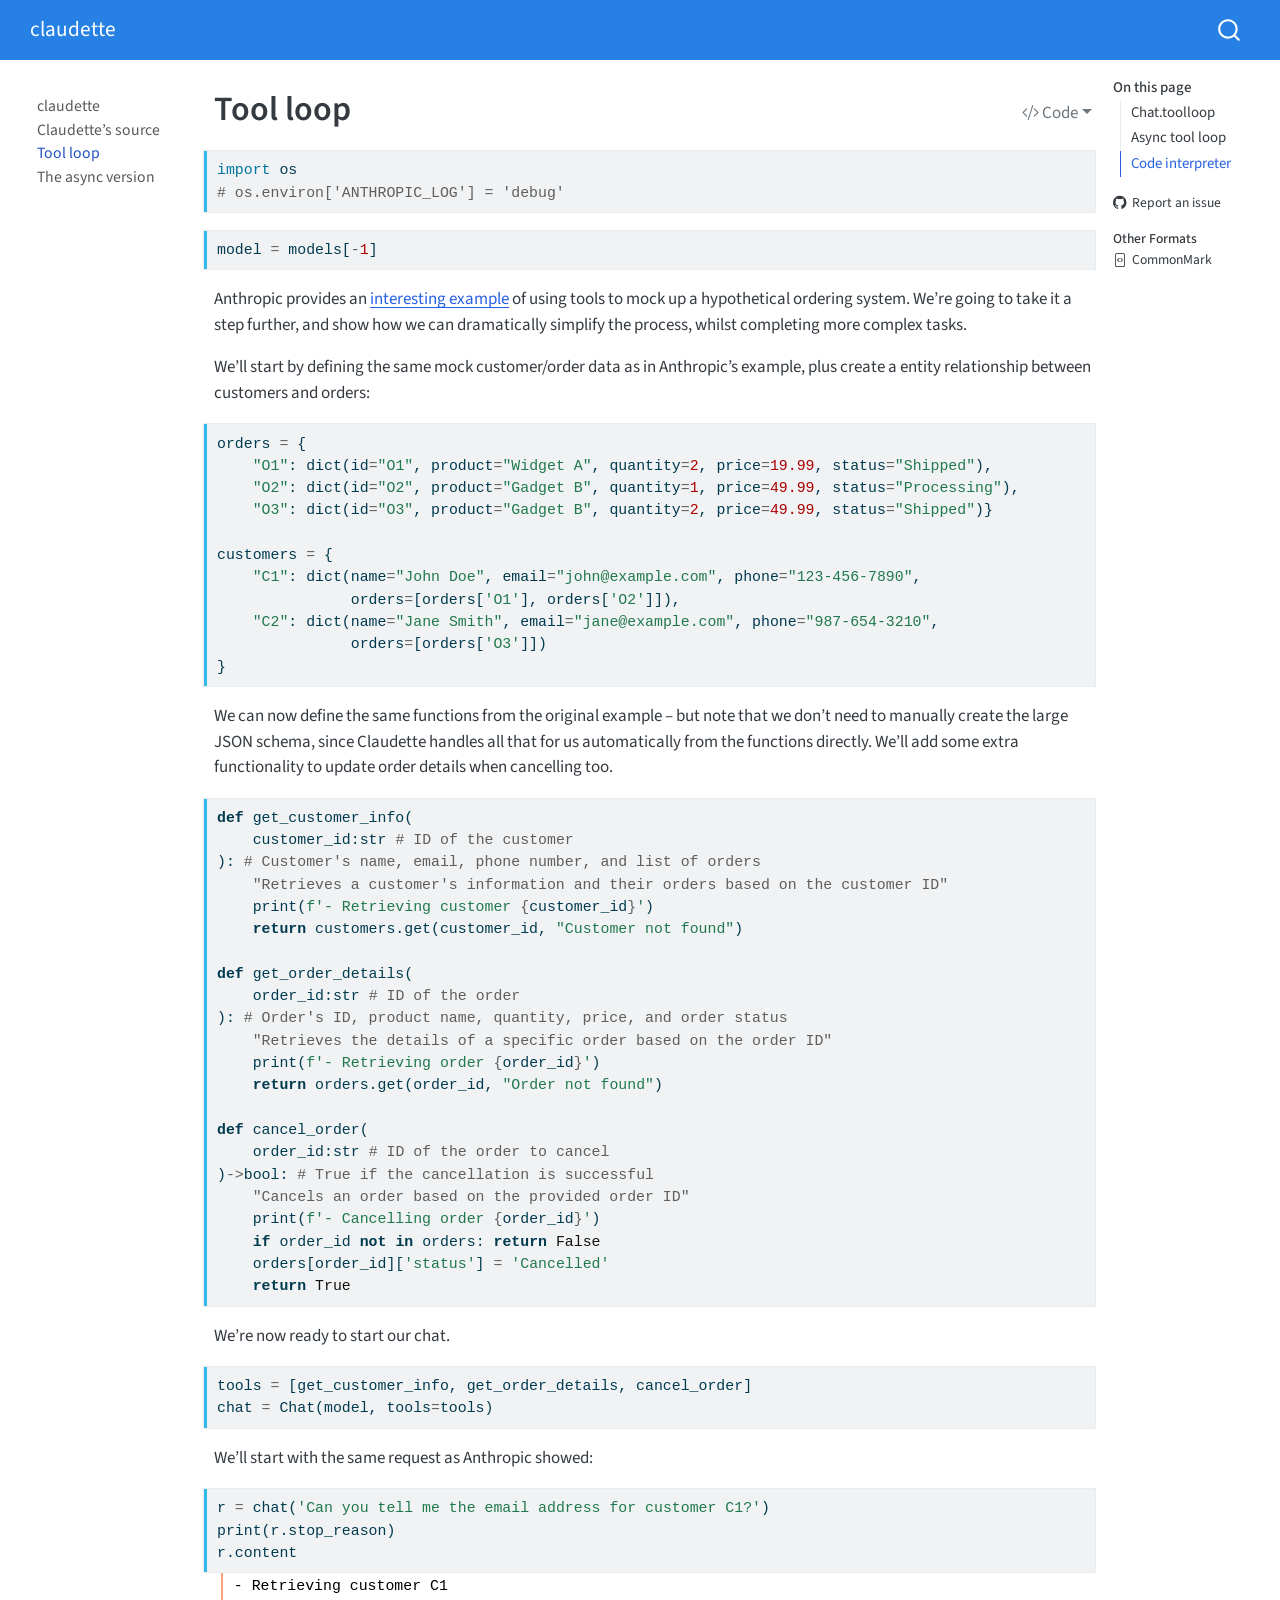
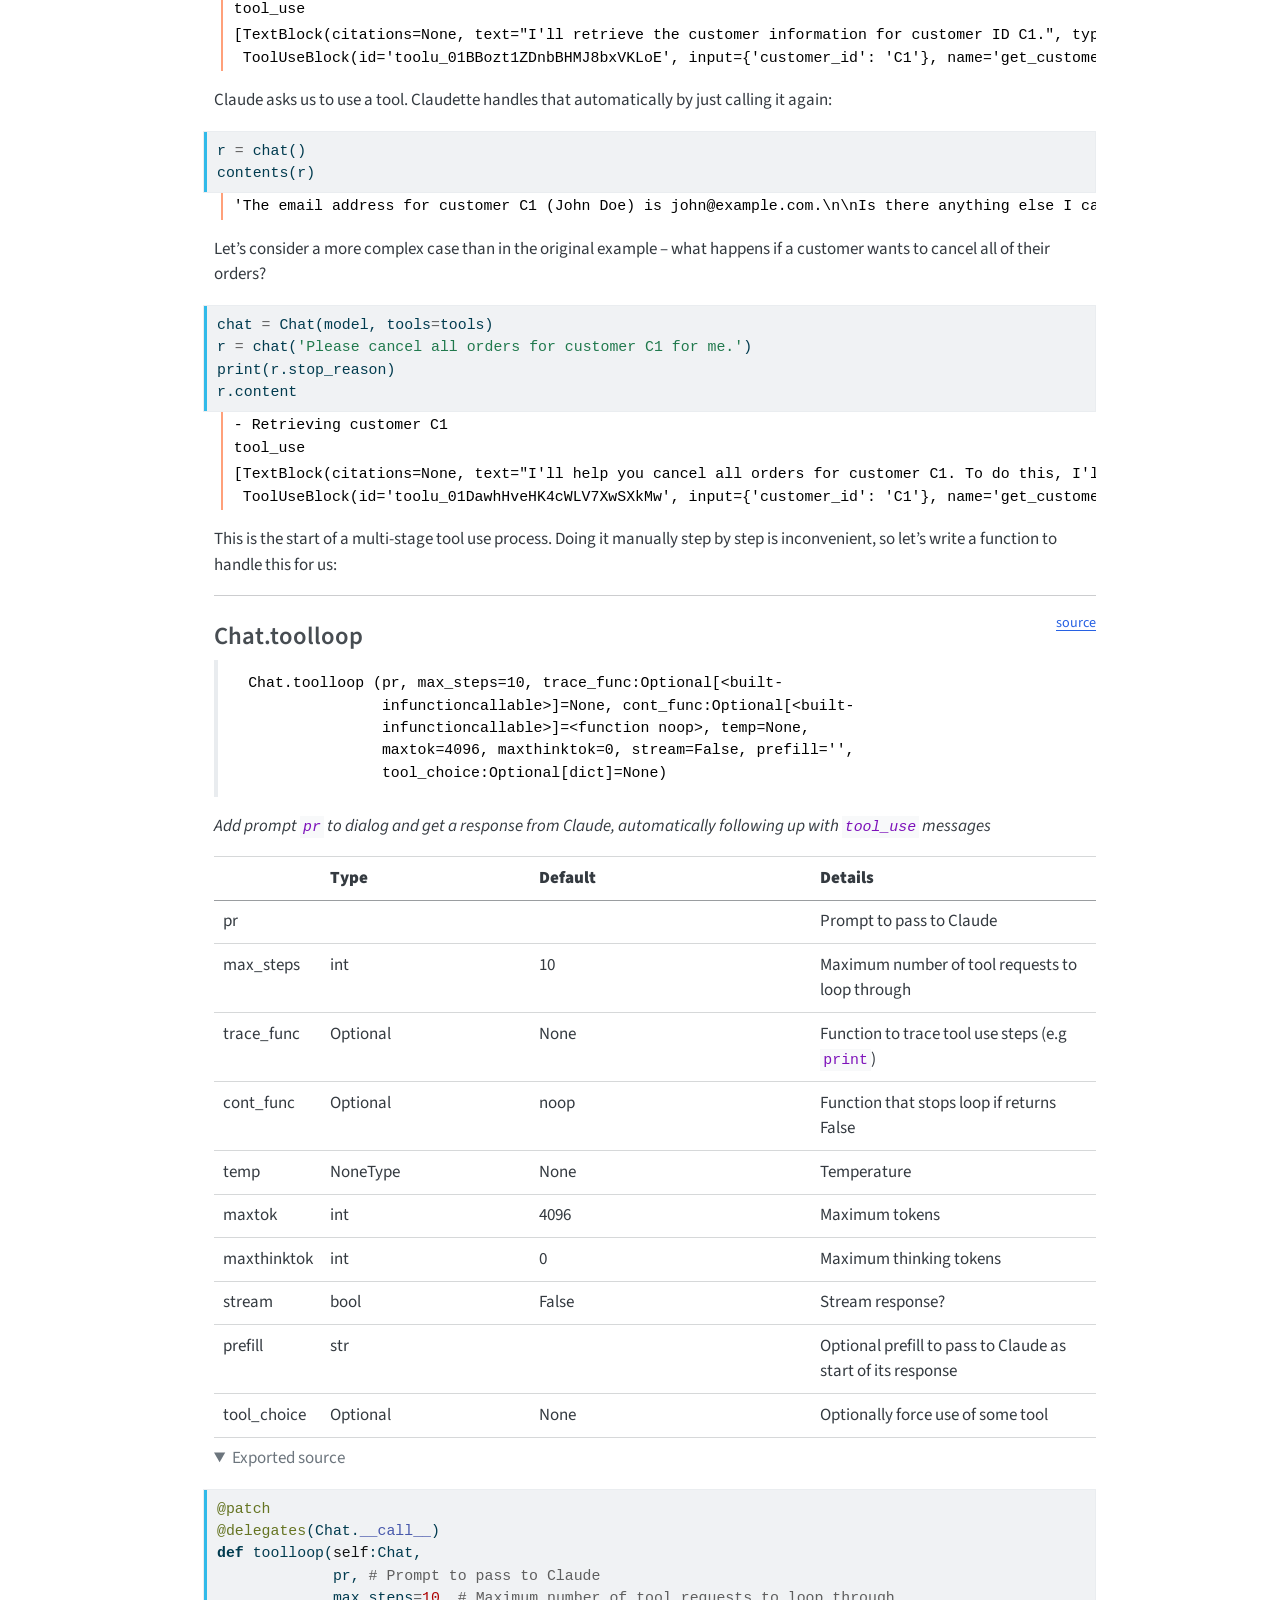
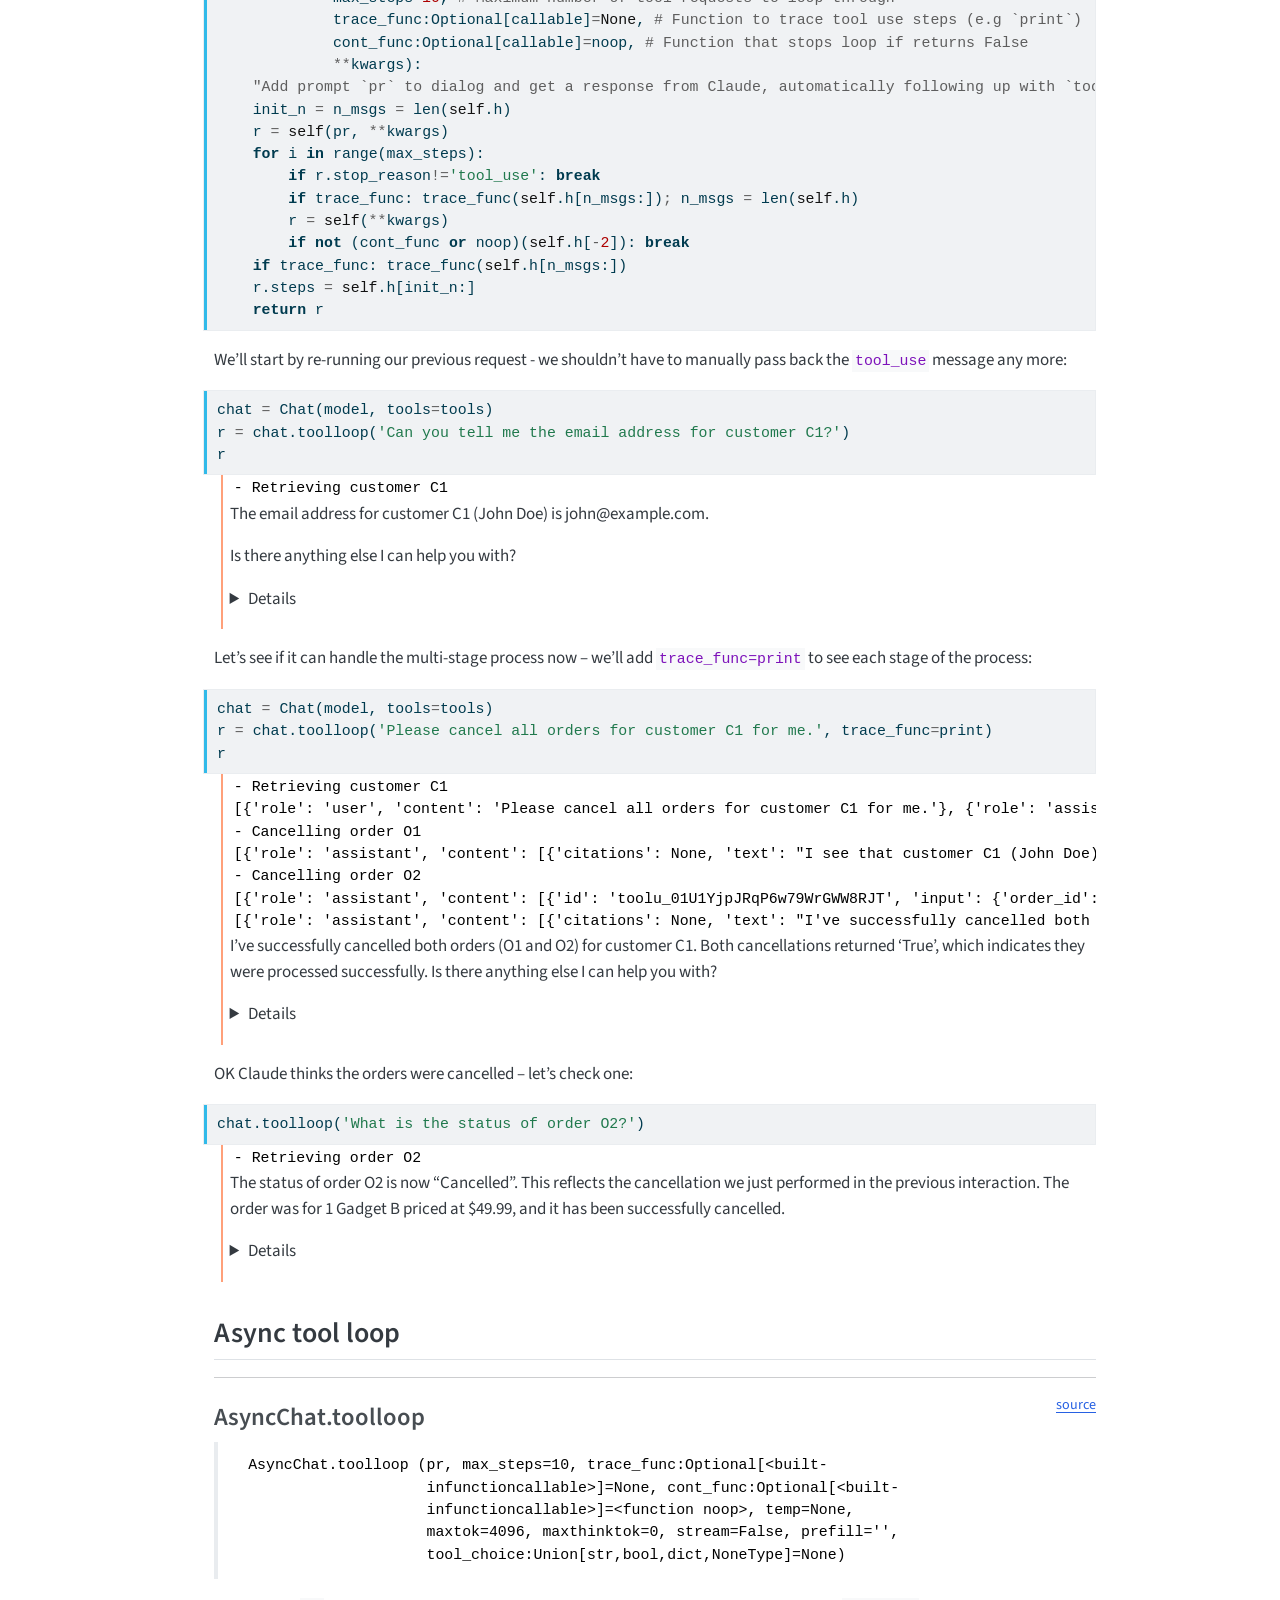
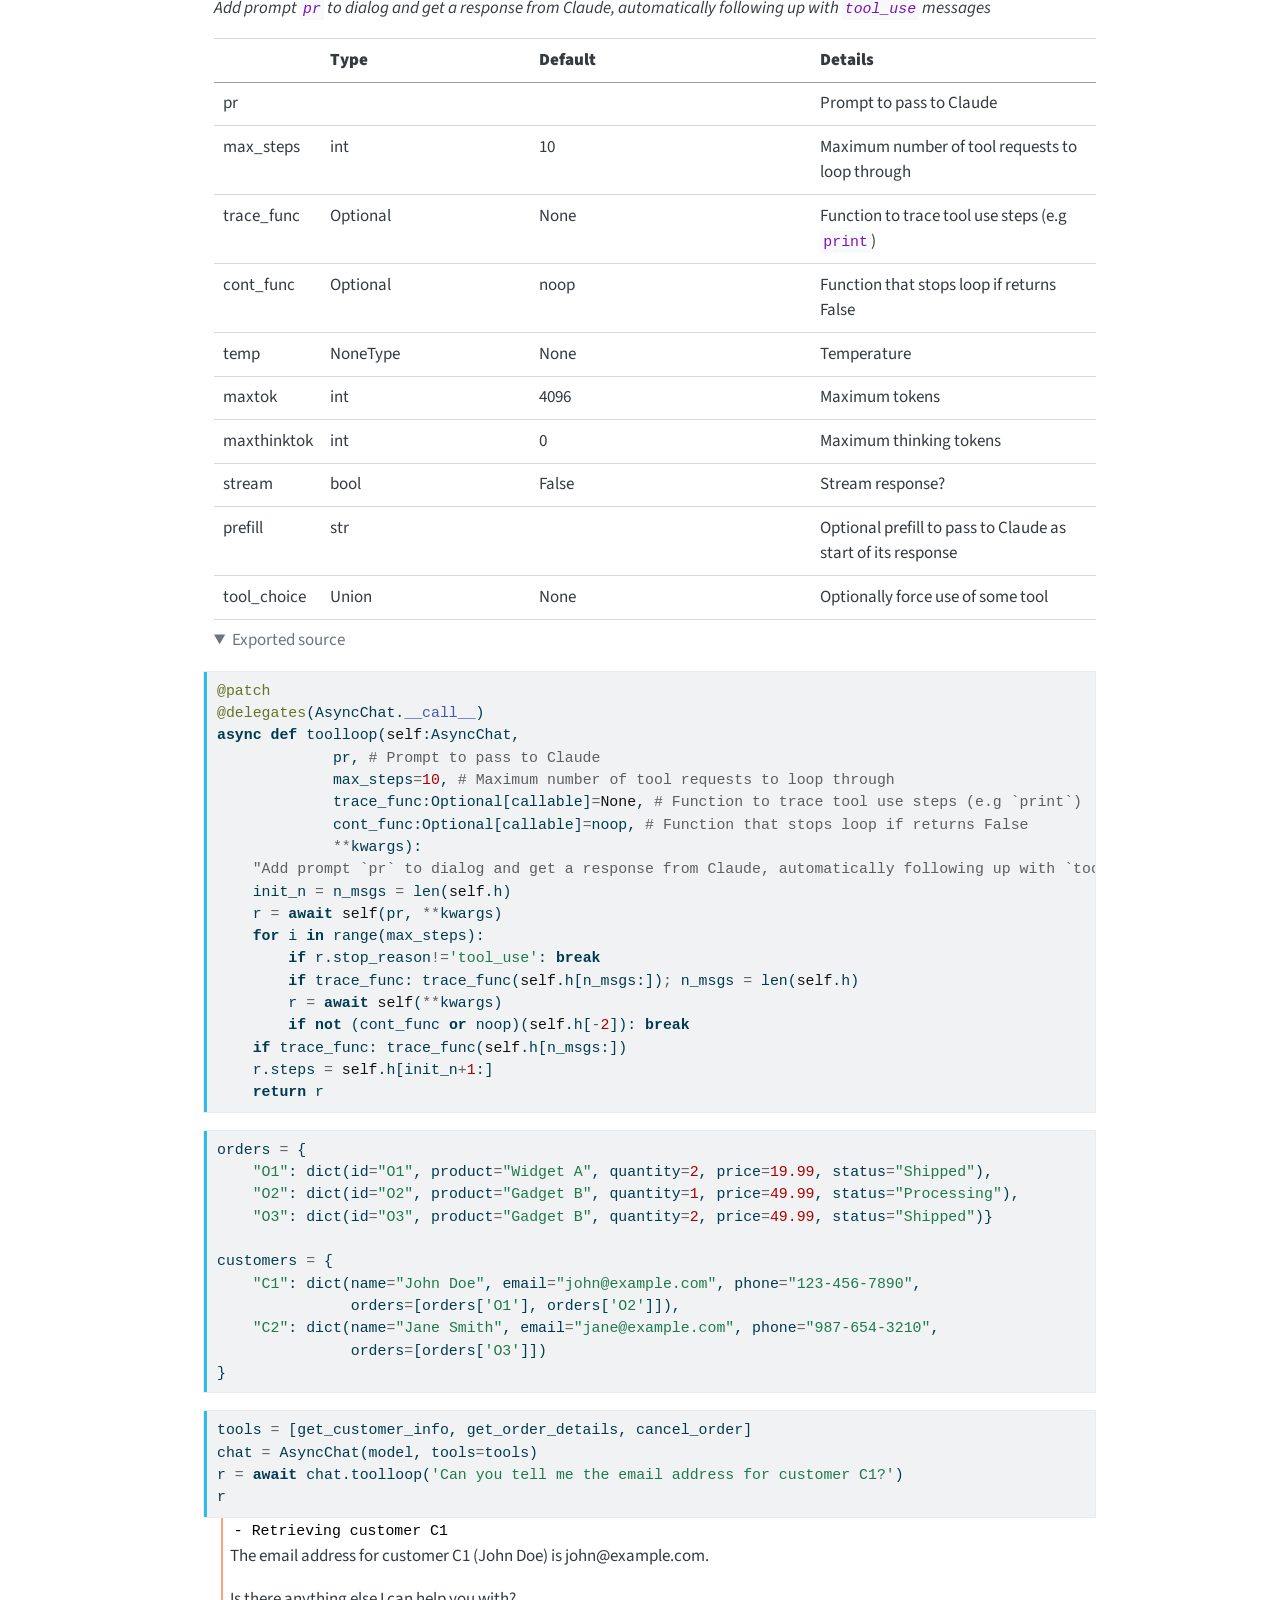
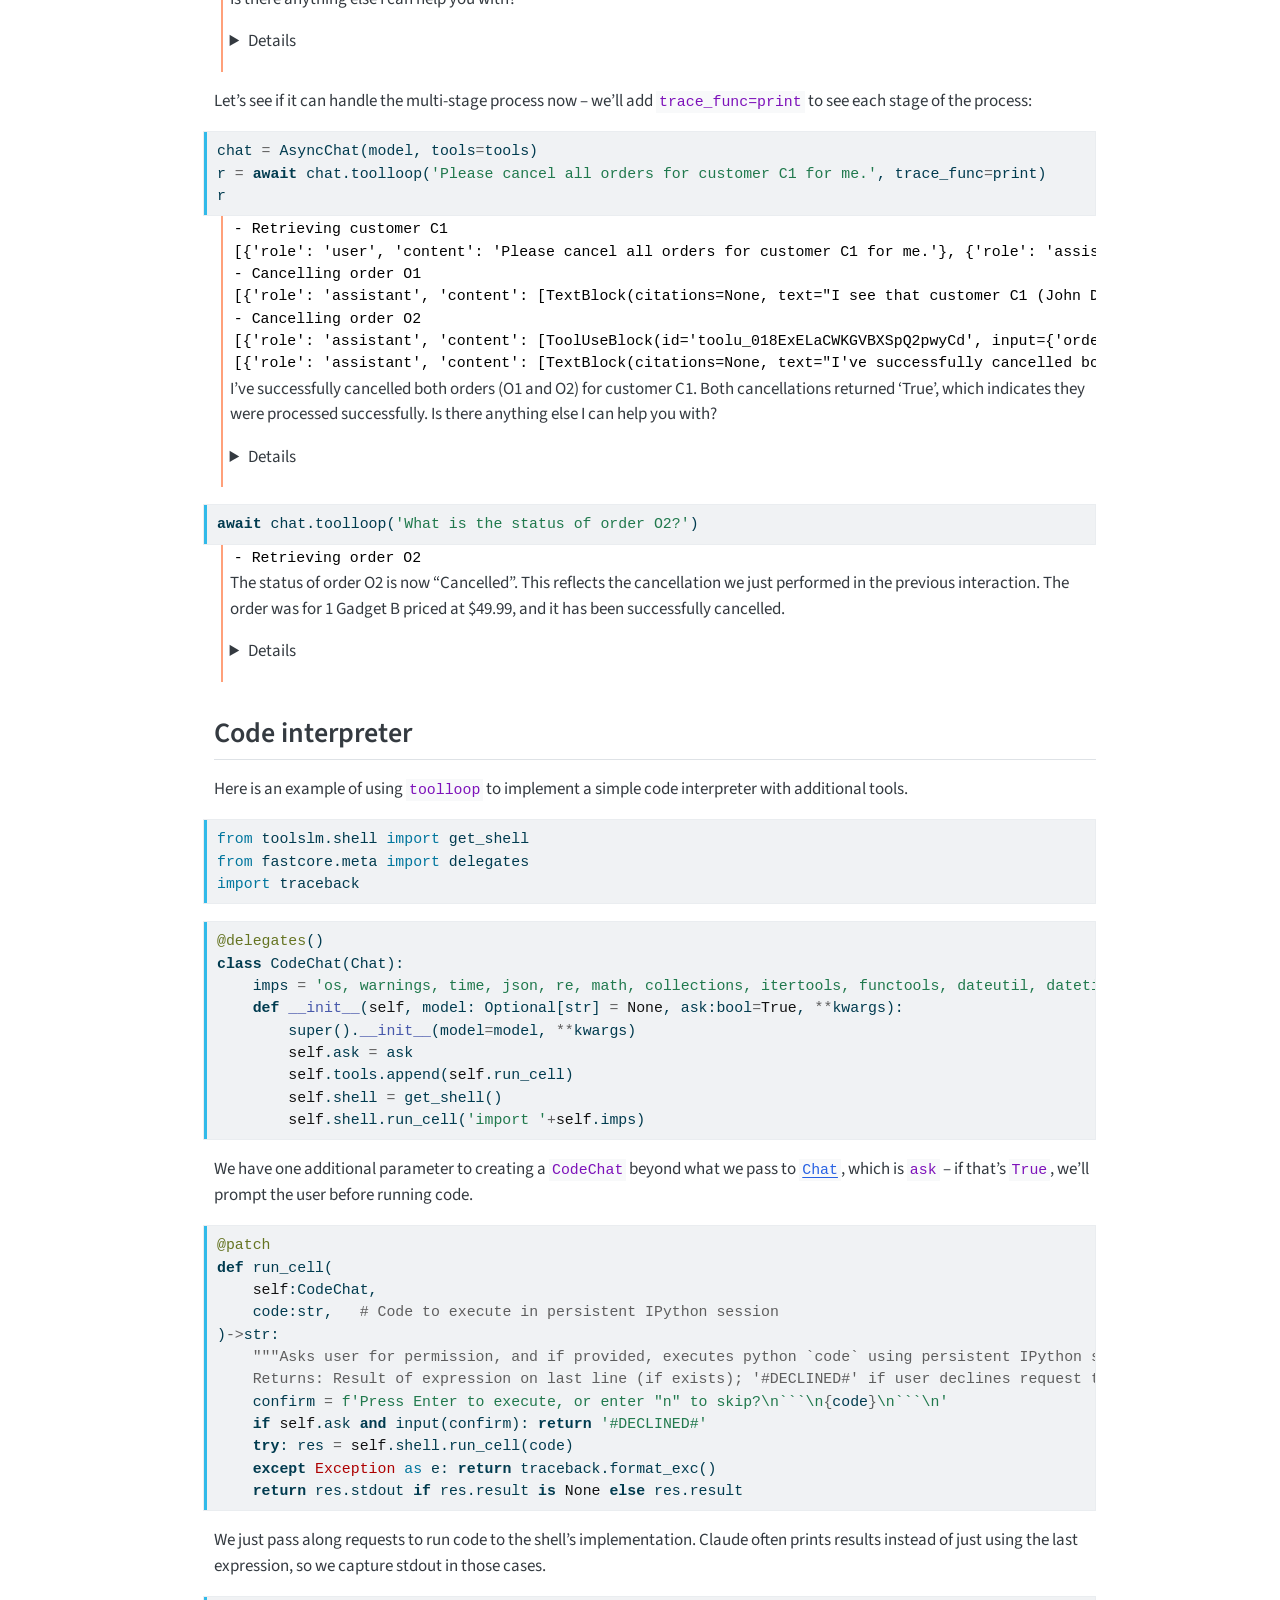
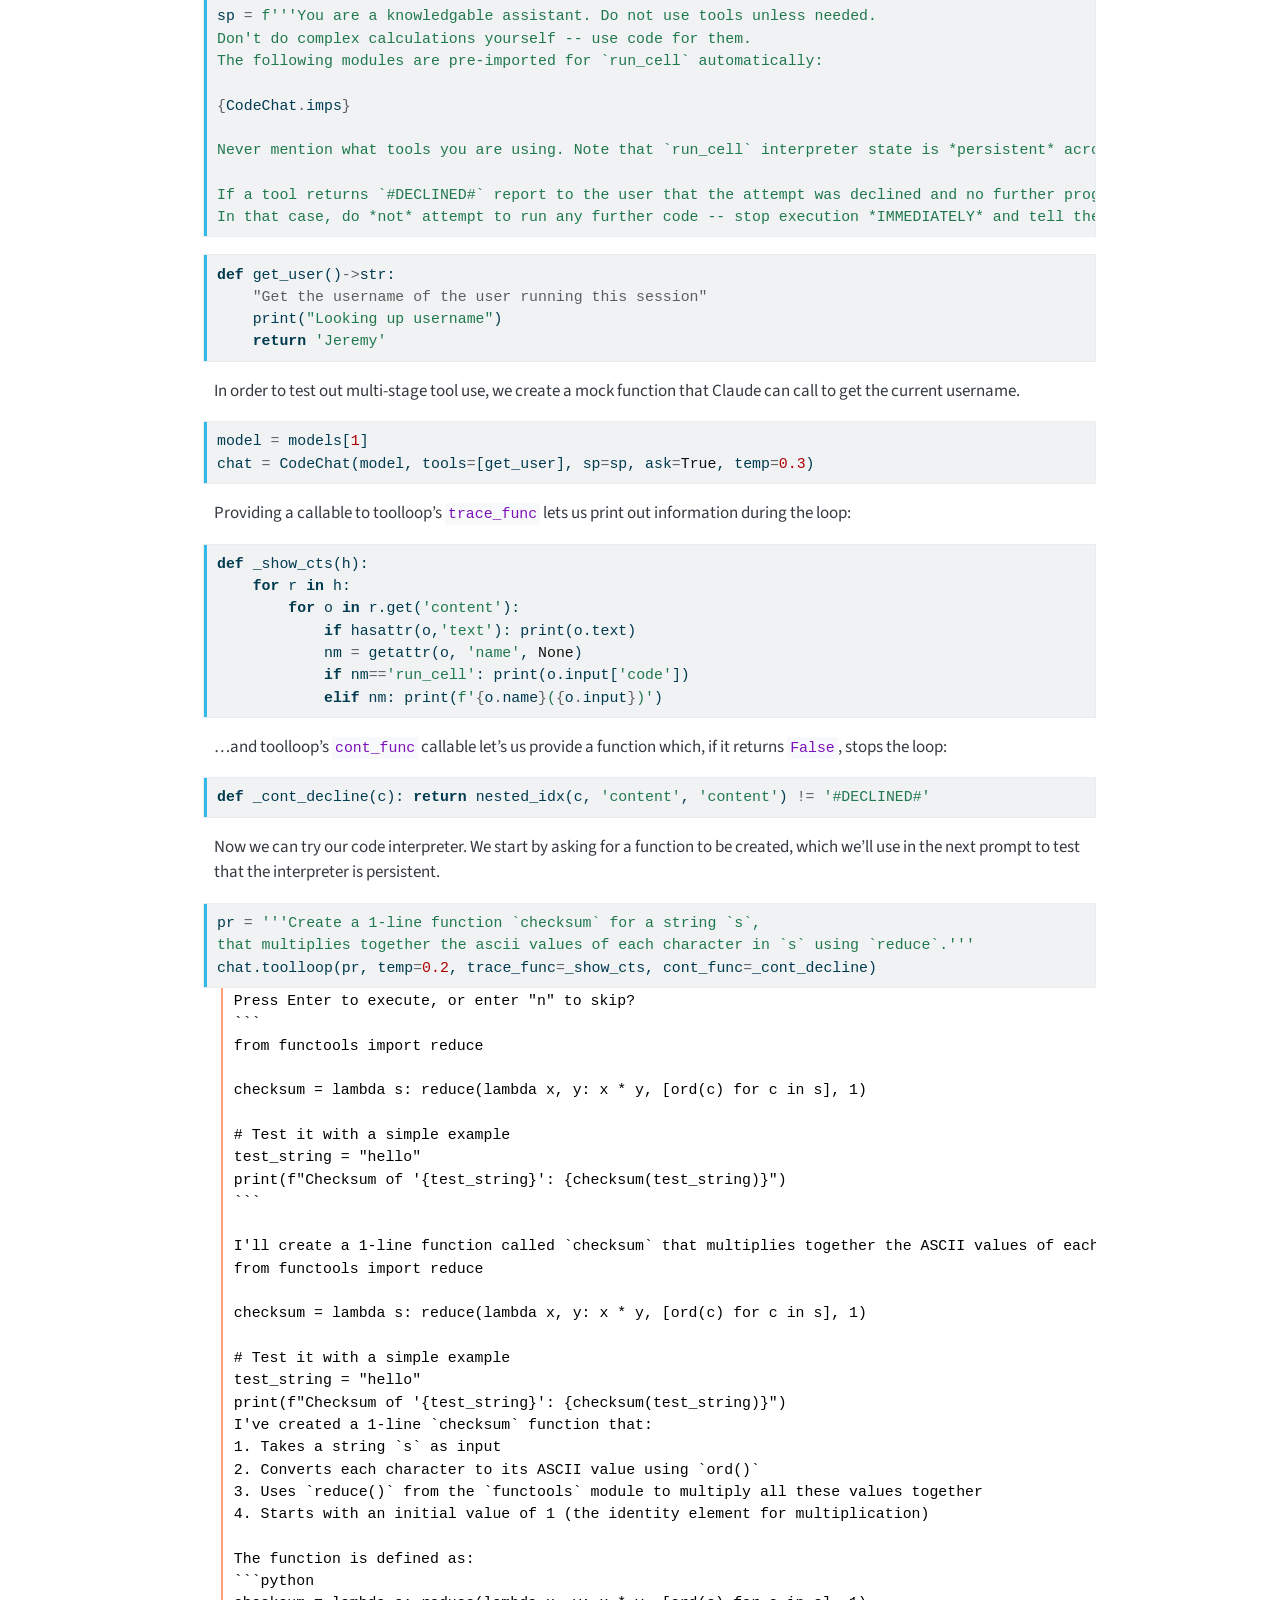
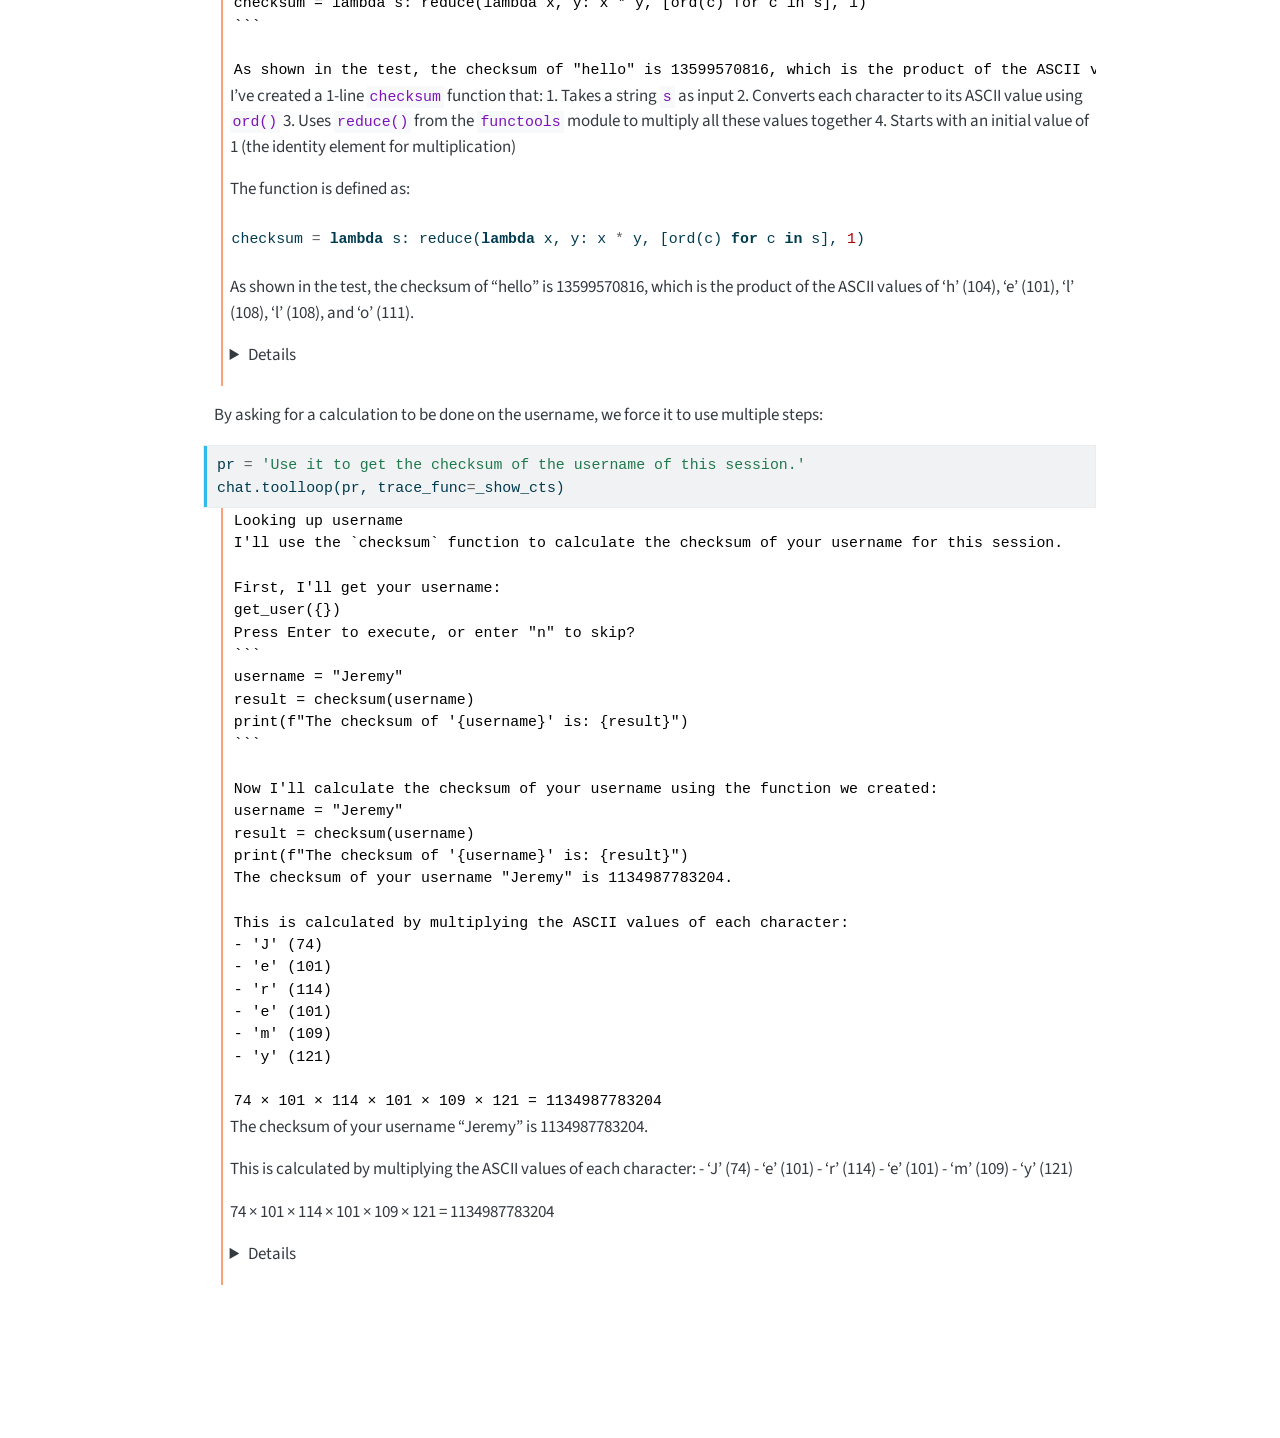
<file: toolloop.html>
<!DOCTYPE html>
<html xmlns="http://www.w3.org/1999/xhtml" lang="en" xml:lang="en"><head>

<meta charset="utf-8">
<meta name="generator" content="quarto-1.7.29">

<meta name="viewport" content="width=device-width, initial-scale=1.0, user-scalable=yes">


<title>Tool loop – claudette</title>
<style>
code{white-space: pre-wrap;}
span.smallcaps{font-variant: small-caps;}
div.columns{display: flex; gap: min(4vw, 1.5em);}
div.column{flex: auto; overflow-x: auto;}
div.hanging-indent{margin-left: 1.5em; text-indent: -1.5em;}
ul.task-list{list-style: none;}
ul.task-list li input[type="checkbox"] {
  width: 0.8em;
  margin: 0 0.8em 0.2em -1em; /* quarto-specific, see https://github.com/quarto-dev/quarto-cli/issues/4556 */ 
  vertical-align: middle;
}
/* CSS for syntax highlighting */
html { -webkit-text-size-adjust: 100%; }
pre > code.sourceCode { white-space: pre; position: relative; }
pre > code.sourceCode > span { display: inline-block; line-height: 1.25; }
pre > code.sourceCode > span:empty { height: 1.2em; }
.sourceCode { overflow: visible; }
code.sourceCode > span { color: inherit; text-decoration: inherit; }
div.sourceCode { margin: 1em 0; }
pre.sourceCode { margin: 0; }
@media screen {
div.sourceCode { overflow: auto; }
}
@media print {
pre > code.sourceCode { white-space: pre-wrap; }
pre > code.sourceCode > span { text-indent: -5em; padding-left: 5em; }
}
pre.numberSource code
  { counter-reset: source-line 0; }
pre.numberSource code > span
  { position: relative; left: -4em; counter-increment: source-line; }
pre.numberSource code > span > a:first-child::before
  { content: counter(source-line);
    position: relative; left: -1em; text-align: right; vertical-align: baseline;
    border: none; display: inline-block;
    -webkit-touch-callout: none; -webkit-user-select: none;
    -khtml-user-select: none; -moz-user-select: none;
    -ms-user-select: none; user-select: none;
    padding: 0 4px; width: 4em;
  }
pre.numberSource { margin-left: 3em;  padding-left: 4px; }
div.sourceCode
  {   }
@media screen {
pre > code.sourceCode > span > a:first-child::before { text-decoration: underline; }
}
</style>


<script src="site_libs/quarto-nav/quarto-nav.js"></script>
<script src="site_libs/quarto-nav/headroom.min.js"></script>
<script src="site_libs/clipboard/clipboard.min.js"></script>
<script src="site_libs/quarto-search/autocomplete.umd.js"></script>
<script src="site_libs/quarto-search/fuse.min.js"></script>
<script src="site_libs/quarto-search/quarto-search.js"></script>
<meta name="quarto:offset" content="./">
<script src="site_libs/quarto-html/quarto.js" type="module"></script>
<script src="site_libs/quarto-html/tabsets/tabsets.js" type="module"></script>
<script src="site_libs/quarto-html/popper.min.js"></script>
<script src="site_libs/quarto-html/tippy.umd.min.js"></script>
<script src="site_libs/quarto-html/anchor.min.js"></script>
<link href="site_libs/quarto-html/tippy.css" rel="stylesheet">
<link href="site_libs/quarto-html/quarto-syntax-highlighting-0815c480559380816a4d1ea211a47e91.css" rel="stylesheet" id="quarto-text-highlighting-styles">
<script src="site_libs/bootstrap/bootstrap.min.js"></script>
<link href="site_libs/bootstrap/bootstrap-icons.css" rel="stylesheet">
<link href="site_libs/bootstrap/bootstrap-a12eba0e00f398788dca105c38b9efa3.min.css" rel="stylesheet" append-hash="true" id="quarto-bootstrap" data-mode="light">
<script id="quarto-search-options" type="application/json">{
  "location": "navbar",
  "copy-button": false,
  "collapse-after": 3,
  "panel-placement": "end",
  "type": "overlay",
  "limit": 50,
  "keyboard-shortcut": [
    "f",
    "/",
    "s"
  ],
  "show-item-context": false,
  "language": {
    "search-no-results-text": "No results",
    "search-matching-documents-text": "matching documents",
    "search-copy-link-title": "Copy link to search",
    "search-hide-matches-text": "Hide additional matches",
    "search-more-match-text": "more match in this document",
    "search-more-matches-text": "more matches in this document",
    "search-clear-button-title": "Clear",
    "search-text-placeholder": "",
    "search-detached-cancel-button-title": "Cancel",
    "search-submit-button-title": "Submit",
    "search-label": "Search"
  }
}</script>


<link rel="stylesheet" href="styles.css">
<meta property="og:title" content="Tool loop – claudette">
<meta property="og:description" content="Claudette is Claude’s friend">
<meta property="og:site_name" content="claudette">
<meta name="twitter:title" content="Tool loop – claudette">
<meta name="twitter:description" content="Claudette is Claude’s friend">
<meta name="twitter:card" content="summary">
</head>

<body class="nav-sidebar floating nav-fixed quarto-light">

<div id="quarto-search-results"></div>
  <header id="quarto-header" class="headroom fixed-top">
    <nav class="navbar navbar-expand-lg " data-bs-theme="dark">
      <div class="navbar-container container-fluid">
      <div class="navbar-brand-container mx-auto">
    <a class="navbar-brand" href="./index.html">
    <span class="navbar-title">claudette</span>
    </a>
  </div>
        <div class="quarto-navbar-tools tools-end">
</div>
          <div id="quarto-search" class="" title="Search"></div>
      </div> <!-- /container-fluid -->
    </nav>
  <nav class="quarto-secondary-nav">
    <div class="container-fluid d-flex">
      <button type="button" class="quarto-btn-toggle btn" data-bs-toggle="collapse" role="button" data-bs-target=".quarto-sidebar-collapse-item" aria-controls="quarto-sidebar" aria-expanded="false" aria-label="Toggle sidebar navigation" onclick="if (window.quartoToggleHeadroom) { window.quartoToggleHeadroom(); }">
        <i class="bi bi-layout-text-sidebar-reverse"></i>
      </button>
        <nav class="quarto-page-breadcrumbs" aria-label="breadcrumb"><ol class="breadcrumb"><li class="breadcrumb-item"><a href="./toolloop.html">Tool loop</a></li></ol></nav>
        <a class="flex-grow-1" role="navigation" data-bs-toggle="collapse" data-bs-target=".quarto-sidebar-collapse-item" aria-controls="quarto-sidebar" aria-expanded="false" aria-label="Toggle sidebar navigation" onclick="if (window.quartoToggleHeadroom) { window.quartoToggleHeadroom(); }">      
        </a>
    </div>
  </nav>
</header>
<!-- content -->
<div id="quarto-content" class="quarto-container page-columns page-rows-contents page-layout-article page-navbar">
<!-- sidebar -->
  <nav id="quarto-sidebar" class="sidebar collapse collapse-horizontal quarto-sidebar-collapse-item sidebar-navigation floating overflow-auto">
    <div class="sidebar-menu-container"> 
    <ul class="list-unstyled mt-1">
        <li class="sidebar-item">
  <div class="sidebar-item-container"> 
  <a href="./index.html" class="sidebar-item-text sidebar-link">
 <span class="menu-text">claudette</span></a>
  </div>
</li>
        <li class="sidebar-item">
  <div class="sidebar-item-container"> 
  <a href="./core.html" class="sidebar-item-text sidebar-link">
 <span class="menu-text">Claudette’s source</span></a>
  </div>
</li>
        <li class="sidebar-item">
  <div class="sidebar-item-container"> 
  <a href="./toolloop.html" class="sidebar-item-text sidebar-link active">
 <span class="menu-text">Tool loop</span></a>
  </div>
</li>
        <li class="sidebar-item">
  <div class="sidebar-item-container"> 
  <a href="./async.html" class="sidebar-item-text sidebar-link">
 <span class="menu-text">The async version</span></a>
  </div>
</li>
    </ul>
    </div>
</nav>
<div id="quarto-sidebar-glass" class="quarto-sidebar-collapse-item" data-bs-toggle="collapse" data-bs-target=".quarto-sidebar-collapse-item"></div>
<!-- margin-sidebar -->
    <div id="quarto-margin-sidebar" class="sidebar margin-sidebar">
        <nav id="TOC" role="doc-toc" class="toc-active">
    <h2 id="toc-title">On this page</h2>
   
  <ul>
  <li><a href="#chat.toolloop" id="toc-chat.toolloop" class="nav-link active" data-scroll-target="#chat.toolloop">Chat.toolloop</a></li>
  <li><a href="#async-tool-loop" id="toc-async-tool-loop" class="nav-link" data-scroll-target="#async-tool-loop">Async tool loop</a>
  <ul class="collapse">
  <li><a href="#asyncchat.toolloop" id="toc-asyncchat.toolloop" class="nav-link" data-scroll-target="#asyncchat.toolloop">AsyncChat.toolloop</a></li>
  </ul></li>
  <li><a href="#code-interpreter" id="toc-code-interpreter" class="nav-link" data-scroll-target="#code-interpreter">Code interpreter</a></li>
  </ul>
<div class="toc-actions"><ul><li><a href="https://github.com/AnswerDotAI/claudette/issues/new" class="toc-action"><i class="bi bi-github"></i>Report an issue</a></li></ul></div><div class="quarto-alternate-formats"><h2>Other Formats</h2><ul><li><a href="toolloop.html.md"><i class="bi bi-file-code"></i>CommonMark</a></li></ul></div></nav>
    </div>
<!-- main -->
<main class="content" id="quarto-document-content">

<header id="title-block-header" class="quarto-title-block default">
<div class="quarto-title">
<div class="quarto-title-block"><div><h1 class="title">Tool loop</h1><button type="button" class="btn code-tools-button dropdown-toggle" id="quarto-code-tools-menu" data-bs-toggle="dropdown" aria-expanded="false"><i class="bi"></i> Code</button><ul class="dropdown-menu dropdown-menu-end" aria-labelelledby="quarto-code-tools-menu"><li><a id="quarto-show-all-code" class="dropdown-item" href="javascript:void(0)" role="button">Show All Code</a></li><li><a id="quarto-hide-all-code" class="dropdown-item" href="javascript:void(0)" role="button">Hide All Code</a></li></ul></div></div>
</div>



<div class="quarto-title-meta">

    
  
    
  </div>
  


</header>


<!-- WARNING: THIS FILE WAS AUTOGENERATED! DO NOT EDIT! -->
<div id="322371c7" class="cell">
<div class="sourceCode cell-code" id="cb1"><pre class="sourceCode python code-with-copy"><code class="sourceCode python"><span id="cb1-1"><a href="#cb1-1" aria-hidden="true" tabindex="-1"></a><span class="im">import</span> os</span>
<span id="cb1-2"><a href="#cb1-2" aria-hidden="true" tabindex="-1"></a><span class="co"># os.environ['ANTHROPIC_LOG'] = 'debug'</span></span></code><button title="Copy to Clipboard" class="code-copy-button"><i class="bi"></i></button></pre></div>
</div>
<div id="24ee745e" class="cell">
<div class="sourceCode cell-code" id="cb2"><pre class="sourceCode python code-with-copy"><code class="sourceCode python"><span id="cb2-1"><a href="#cb2-1" aria-hidden="true" tabindex="-1"></a>model <span class="op">=</span> models[<span class="op">-</span><span class="dv">1</span>]</span></code><button title="Copy to Clipboard" class="code-copy-button"><i class="bi"></i></button></pre></div>
</div>
<p>Anthropic provides an <a href="https://github.com/anthropics/anthropic-cookbook/blob/main/tool_use/customer_service_agent.ipynb">interesting example</a> of using tools to mock up a hypothetical ordering system. We’re going to take it a step further, and show how we can dramatically simplify the process, whilst completing more complex tasks.</p>
<p>We’ll start by defining the same mock customer/order data as in Anthropic’s example, plus create a entity relationship between customers and orders:</p>
<div id="207f9715" class="cell">
<div class="sourceCode cell-code" id="cb3"><pre class="sourceCode python code-with-copy"><code class="sourceCode python"><span id="cb3-1"><a href="#cb3-1" aria-hidden="true" tabindex="-1"></a>orders <span class="op">=</span> {</span>
<span id="cb3-2"><a href="#cb3-2" aria-hidden="true" tabindex="-1"></a>    <span class="st">"O1"</span>: <span class="bu">dict</span>(<span class="bu">id</span><span class="op">=</span><span class="st">"O1"</span>, product<span class="op">=</span><span class="st">"Widget A"</span>, quantity<span class="op">=</span><span class="dv">2</span>, price<span class="op">=</span><span class="fl">19.99</span>, status<span class="op">=</span><span class="st">"Shipped"</span>),</span>
<span id="cb3-3"><a href="#cb3-3" aria-hidden="true" tabindex="-1"></a>    <span class="st">"O2"</span>: <span class="bu">dict</span>(<span class="bu">id</span><span class="op">=</span><span class="st">"O2"</span>, product<span class="op">=</span><span class="st">"Gadget B"</span>, quantity<span class="op">=</span><span class="dv">1</span>, price<span class="op">=</span><span class="fl">49.99</span>, status<span class="op">=</span><span class="st">"Processing"</span>),</span>
<span id="cb3-4"><a href="#cb3-4" aria-hidden="true" tabindex="-1"></a>    <span class="st">"O3"</span>: <span class="bu">dict</span>(<span class="bu">id</span><span class="op">=</span><span class="st">"O3"</span>, product<span class="op">=</span><span class="st">"Gadget B"</span>, quantity<span class="op">=</span><span class="dv">2</span>, price<span class="op">=</span><span class="fl">49.99</span>, status<span class="op">=</span><span class="st">"Shipped"</span>)}</span>
<span id="cb3-5"><a href="#cb3-5" aria-hidden="true" tabindex="-1"></a></span>
<span id="cb3-6"><a href="#cb3-6" aria-hidden="true" tabindex="-1"></a>customers <span class="op">=</span> {</span>
<span id="cb3-7"><a href="#cb3-7" aria-hidden="true" tabindex="-1"></a>    <span class="st">"C1"</span>: <span class="bu">dict</span>(name<span class="op">=</span><span class="st">"John Doe"</span>, email<span class="op">=</span><span class="st">"john@example.com"</span>, phone<span class="op">=</span><span class="st">"123-456-7890"</span>,</span>
<span id="cb3-8"><a href="#cb3-8" aria-hidden="true" tabindex="-1"></a>               orders<span class="op">=</span>[orders[<span class="st">'O1'</span>], orders[<span class="st">'O2'</span>]]),</span>
<span id="cb3-9"><a href="#cb3-9" aria-hidden="true" tabindex="-1"></a>    <span class="st">"C2"</span>: <span class="bu">dict</span>(name<span class="op">=</span><span class="st">"Jane Smith"</span>, email<span class="op">=</span><span class="st">"jane@example.com"</span>, phone<span class="op">=</span><span class="st">"987-654-3210"</span>,</span>
<span id="cb3-10"><a href="#cb3-10" aria-hidden="true" tabindex="-1"></a>               orders<span class="op">=</span>[orders[<span class="st">'O3'</span>]])</span>
<span id="cb3-11"><a href="#cb3-11" aria-hidden="true" tabindex="-1"></a>}</span></code><button title="Copy to Clipboard" class="code-copy-button"><i class="bi"></i></button></pre></div>
</div>
<p>We can now define the same functions from the original example – but note that we don’t need to manually create the large JSON schema, since Claudette handles all that for us automatically from the functions directly. We’ll add some extra functionality to update order details when cancelling too.</p>
<div id="2778dde0" class="cell">
<div class="sourceCode cell-code" id="cb4"><pre class="sourceCode python code-with-copy"><code class="sourceCode python"><span id="cb4-1"><a href="#cb4-1" aria-hidden="true" tabindex="-1"></a><span class="kw">def</span> get_customer_info(</span>
<span id="cb4-2"><a href="#cb4-2" aria-hidden="true" tabindex="-1"></a>    customer_id:<span class="bu">str</span> <span class="co"># ID of the customer</span></span>
<span id="cb4-3"><a href="#cb4-3" aria-hidden="true" tabindex="-1"></a>): <span class="co"># Customer's name, email, phone number, and list of orders</span></span>
<span id="cb4-4"><a href="#cb4-4" aria-hidden="true" tabindex="-1"></a>    <span class="co">"Retrieves a customer's information and their orders based on the customer ID"</span></span>
<span id="cb4-5"><a href="#cb4-5" aria-hidden="true" tabindex="-1"></a>    <span class="bu">print</span>(<span class="ss">f'- Retrieving customer </span><span class="sc">{</span>customer_id<span class="sc">}</span><span class="ss">'</span>)</span>
<span id="cb4-6"><a href="#cb4-6" aria-hidden="true" tabindex="-1"></a>    <span class="cf">return</span> customers.get(customer_id, <span class="st">"Customer not found"</span>)</span>
<span id="cb4-7"><a href="#cb4-7" aria-hidden="true" tabindex="-1"></a></span>
<span id="cb4-8"><a href="#cb4-8" aria-hidden="true" tabindex="-1"></a><span class="kw">def</span> get_order_details(</span>
<span id="cb4-9"><a href="#cb4-9" aria-hidden="true" tabindex="-1"></a>    order_id:<span class="bu">str</span> <span class="co"># ID of the order</span></span>
<span id="cb4-10"><a href="#cb4-10" aria-hidden="true" tabindex="-1"></a>): <span class="co"># Order's ID, product name, quantity, price, and order status</span></span>
<span id="cb4-11"><a href="#cb4-11" aria-hidden="true" tabindex="-1"></a>    <span class="co">"Retrieves the details of a specific order based on the order ID"</span></span>
<span id="cb4-12"><a href="#cb4-12" aria-hidden="true" tabindex="-1"></a>    <span class="bu">print</span>(<span class="ss">f'- Retrieving order </span><span class="sc">{</span>order_id<span class="sc">}</span><span class="ss">'</span>)</span>
<span id="cb4-13"><a href="#cb4-13" aria-hidden="true" tabindex="-1"></a>    <span class="cf">return</span> orders.get(order_id, <span class="st">"Order not found"</span>)</span>
<span id="cb4-14"><a href="#cb4-14" aria-hidden="true" tabindex="-1"></a></span>
<span id="cb4-15"><a href="#cb4-15" aria-hidden="true" tabindex="-1"></a><span class="kw">def</span> cancel_order(</span>
<span id="cb4-16"><a href="#cb4-16" aria-hidden="true" tabindex="-1"></a>    order_id:<span class="bu">str</span> <span class="co"># ID of the order to cancel</span></span>
<span id="cb4-17"><a href="#cb4-17" aria-hidden="true" tabindex="-1"></a>)<span class="op">-&gt;</span><span class="bu">bool</span>: <span class="co"># True if the cancellation is successful</span></span>
<span id="cb4-18"><a href="#cb4-18" aria-hidden="true" tabindex="-1"></a>    <span class="co">"Cancels an order based on the provided order ID"</span></span>
<span id="cb4-19"><a href="#cb4-19" aria-hidden="true" tabindex="-1"></a>    <span class="bu">print</span>(<span class="ss">f'- Cancelling order </span><span class="sc">{</span>order_id<span class="sc">}</span><span class="ss">'</span>)</span>
<span id="cb4-20"><a href="#cb4-20" aria-hidden="true" tabindex="-1"></a>    <span class="cf">if</span> order_id <span class="kw">not</span> <span class="kw">in</span> orders: <span class="cf">return</span> <span class="va">False</span></span>
<span id="cb4-21"><a href="#cb4-21" aria-hidden="true" tabindex="-1"></a>    orders[order_id][<span class="st">'status'</span>] <span class="op">=</span> <span class="st">'Cancelled'</span></span>
<span id="cb4-22"><a href="#cb4-22" aria-hidden="true" tabindex="-1"></a>    <span class="cf">return</span> <span class="va">True</span></span></code><button title="Copy to Clipboard" class="code-copy-button"><i class="bi"></i></button></pre></div>
</div>
<p>We’re now ready to start our chat.</p>
<div id="a4231dff" class="cell">
<div class="sourceCode cell-code" id="cb5"><pre class="sourceCode python code-with-copy"><code class="sourceCode python"><span id="cb5-1"><a href="#cb5-1" aria-hidden="true" tabindex="-1"></a>tools <span class="op">=</span> [get_customer_info, get_order_details, cancel_order]</span>
<span id="cb5-2"><a href="#cb5-2" aria-hidden="true" tabindex="-1"></a>chat <span class="op">=</span> Chat(model, tools<span class="op">=</span>tools)</span></code><button title="Copy to Clipboard" class="code-copy-button"><i class="bi"></i></button></pre></div>
</div>
<p>We’ll start with the same request as Anthropic showed:</p>
<div id="97cdbf58" class="cell">
<div class="sourceCode cell-code" id="cb6"><pre class="sourceCode python code-with-copy"><code class="sourceCode python"><span id="cb6-1"><a href="#cb6-1" aria-hidden="true" tabindex="-1"></a>r <span class="op">=</span> chat(<span class="st">'Can you tell me the email address for customer C1?'</span>)</span>
<span id="cb6-2"><a href="#cb6-2" aria-hidden="true" tabindex="-1"></a><span class="bu">print</span>(r.stop_reason)</span>
<span id="cb6-3"><a href="#cb6-3" aria-hidden="true" tabindex="-1"></a>r.content</span></code><button title="Copy to Clipboard" class="code-copy-button"><i class="bi"></i></button></pre></div>
<div class="cell-output cell-output-stdout">
<pre><code>- Retrieving customer C1
tool_use</code></pre>
</div>
<div class="cell-output cell-output-display">
<pre><code>[TextBlock(citations=None, text="I'll retrieve the customer information for customer ID C1.", type='text'),
 ToolUseBlock(id='toolu_01BBozt1ZDnbBHMJ8bxVKLoE', input={'customer_id': 'C1'}, name='get_customer_info', type='tool_use')]</code></pre>
</div>
</div>
<p>Claude asks us to use a tool. Claudette handles that automatically by just calling it again:</p>
<div id="09196e94" class="cell">
<div class="sourceCode cell-code" id="cb9"><pre class="sourceCode python code-with-copy"><code class="sourceCode python"><span id="cb9-1"><a href="#cb9-1" aria-hidden="true" tabindex="-1"></a>r <span class="op">=</span> chat()</span>
<span id="cb9-2"><a href="#cb9-2" aria-hidden="true" tabindex="-1"></a>contents(r)</span></code><button title="Copy to Clipboard" class="code-copy-button"><i class="bi"></i></button></pre></div>
<div class="cell-output cell-output-display">
<pre><code>'The email address for customer C1 (John Doe) is john@example.com.\n\nIs there anything else I can help you with?'</code></pre>
</div>
</div>
<p>Let’s consider a more complex case than in the original example – what happens if a customer wants to cancel all of their orders?</p>
<div id="6aa531d0" class="cell">
<div class="sourceCode cell-code" id="cb11"><pre class="sourceCode python code-with-copy"><code class="sourceCode python"><span id="cb11-1"><a href="#cb11-1" aria-hidden="true" tabindex="-1"></a>chat <span class="op">=</span> Chat(model, tools<span class="op">=</span>tools)</span>
<span id="cb11-2"><a href="#cb11-2" aria-hidden="true" tabindex="-1"></a>r <span class="op">=</span> chat(<span class="st">'Please cancel all orders for customer C1 for me.'</span>)</span>
<span id="cb11-3"><a href="#cb11-3" aria-hidden="true" tabindex="-1"></a><span class="bu">print</span>(r.stop_reason)</span>
<span id="cb11-4"><a href="#cb11-4" aria-hidden="true" tabindex="-1"></a>r.content</span></code><button title="Copy to Clipboard" class="code-copy-button"><i class="bi"></i></button></pre></div>
<div class="cell-output cell-output-stdout">
<pre><code>- Retrieving customer C1
tool_use</code></pre>
</div>
<div class="cell-output cell-output-display">
<pre><code>[TextBlock(citations=None, text="I'll help you cancel all orders for customer C1. To do this, I'll first retrieve the customer's information to get their order details, and then cancel each order.", type='text'),
 ToolUseBlock(id='toolu_01DawhHveHK4cWLV7XwSXkMw', input={'customer_id': 'C1'}, name='get_customer_info', type='tool_use')]</code></pre>
</div>
</div>
<p>This is the start of a multi-stage tool use process. Doing it manually step by step is inconvenient, so let’s write a function to handle this for us:</p>
<hr>
<p><a href="https://github.com/AnswerDotAI/claudette/blob/main/claudette/toolloop.py#L16" target="_blank" style="float:right; font-size:smaller">source</a></p>
<section id="chat.toolloop" class="level3">
<h3 class="anchored" data-anchor-id="chat.toolloop">Chat.toolloop</h3>
<blockquote class="blockquote">
<pre><code> Chat.toolloop (pr, max_steps=10, trace_func:Optional[&lt;built-
                infunctioncallable&gt;]=None, cont_func:Optional[&lt;built-
                infunctioncallable&gt;]=&lt;function noop&gt;, temp=None,
                maxtok=4096, maxthinktok=0, stream=False, prefill='',
                tool_choice:Optional[dict]=None)</code></pre>
</blockquote>
<p><em>Add prompt <code>pr</code> to dialog and get a response from Claude, automatically following up with <code>tool_use</code> messages</em></p>
<table class="caption-top table">
<colgroup>
<col style="width: 6%">
<col style="width: 25%">
<col style="width: 34%">
<col style="width: 34%">
</colgroup>
<thead>
<tr class="header">
<th></th>
<th><strong>Type</strong></th>
<th><strong>Default</strong></th>
<th><strong>Details</strong></th>
</tr>
</thead>
<tbody>
<tr class="odd">
<td>pr</td>
<td></td>
<td></td>
<td>Prompt to pass to Claude</td>
</tr>
<tr class="even">
<td>max_steps</td>
<td>int</td>
<td>10</td>
<td>Maximum number of tool requests to loop through</td>
</tr>
<tr class="odd">
<td>trace_func</td>
<td>Optional</td>
<td>None</td>
<td>Function to trace tool use steps (e.g <code>print</code>)</td>
</tr>
<tr class="even">
<td>cont_func</td>
<td>Optional</td>
<td>noop</td>
<td>Function that stops loop if returns False</td>
</tr>
<tr class="odd">
<td>temp</td>
<td>NoneType</td>
<td>None</td>
<td>Temperature</td>
</tr>
<tr class="even">
<td>maxtok</td>
<td>int</td>
<td>4096</td>
<td>Maximum tokens</td>
</tr>
<tr class="odd">
<td>maxthinktok</td>
<td>int</td>
<td>0</td>
<td>Maximum thinking tokens</td>
</tr>
<tr class="even">
<td>stream</td>
<td>bool</td>
<td>False</td>
<td>Stream response?</td>
</tr>
<tr class="odd">
<td>prefill</td>
<td>str</td>
<td></td>
<td>Optional prefill to pass to Claude as start of its response</td>
</tr>
<tr class="even">
<td>tool_choice</td>
<td>Optional</td>
<td>None</td>
<td>Optionally force use of some tool</td>
</tr>
</tbody>
</table>
<div id="3457eeb6" class="cell">
<details open="" class="code-fold">
<summary>Exported source</summary>
<div class="sourceCode cell-code" id="cb15"><pre class="sourceCode python code-with-copy"><code class="sourceCode python"><span id="cb15-1"><a href="#cb15-1" aria-hidden="true" tabindex="-1"></a><span class="at">@patch</span></span>
<span id="cb15-2"><a href="#cb15-2" aria-hidden="true" tabindex="-1"></a><span class="at">@delegates</span>(Chat.<span class="fu">__call__</span>)</span>
<span id="cb15-3"><a href="#cb15-3" aria-hidden="true" tabindex="-1"></a><span class="kw">def</span> toolloop(<span class="va">self</span>:Chat,</span>
<span id="cb15-4"><a href="#cb15-4" aria-hidden="true" tabindex="-1"></a>             pr, <span class="co"># Prompt to pass to Claude</span></span>
<span id="cb15-5"><a href="#cb15-5" aria-hidden="true" tabindex="-1"></a>             max_steps<span class="op">=</span><span class="dv">10</span>, <span class="co"># Maximum number of tool requests to loop through</span></span>
<span id="cb15-6"><a href="#cb15-6" aria-hidden="true" tabindex="-1"></a>             trace_func:Optional[<span class="bu">callable</span>]<span class="op">=</span><span class="va">None</span>, <span class="co"># Function to trace tool use steps (e.g `print`)</span></span>
<span id="cb15-7"><a href="#cb15-7" aria-hidden="true" tabindex="-1"></a>             cont_func:Optional[<span class="bu">callable</span>]<span class="op">=</span>noop, <span class="co"># Function that stops loop if returns False</span></span>
<span id="cb15-8"><a href="#cb15-8" aria-hidden="true" tabindex="-1"></a>             <span class="op">**</span>kwargs):</span>
<span id="cb15-9"><a href="#cb15-9" aria-hidden="true" tabindex="-1"></a>    <span class="co">"Add prompt `pr` to dialog and get a response from Claude, automatically following up with `tool_use` messages"</span></span>
<span id="cb15-10"><a href="#cb15-10" aria-hidden="true" tabindex="-1"></a>    init_n <span class="op">=</span> n_msgs <span class="op">=</span> <span class="bu">len</span>(<span class="va">self</span>.h)</span>
<span id="cb15-11"><a href="#cb15-11" aria-hidden="true" tabindex="-1"></a>    r <span class="op">=</span> <span class="va">self</span>(pr, <span class="op">**</span>kwargs)</span>
<span id="cb15-12"><a href="#cb15-12" aria-hidden="true" tabindex="-1"></a>    <span class="cf">for</span> i <span class="kw">in</span> <span class="bu">range</span>(max_steps):</span>
<span id="cb15-13"><a href="#cb15-13" aria-hidden="true" tabindex="-1"></a>        <span class="cf">if</span> r.stop_reason<span class="op">!=</span><span class="st">'tool_use'</span>: <span class="cf">break</span></span>
<span id="cb15-14"><a href="#cb15-14" aria-hidden="true" tabindex="-1"></a>        <span class="cf">if</span> trace_func: trace_func(<span class="va">self</span>.h[n_msgs:])<span class="op">;</span> n_msgs <span class="op">=</span> <span class="bu">len</span>(<span class="va">self</span>.h)</span>
<span id="cb15-15"><a href="#cb15-15" aria-hidden="true" tabindex="-1"></a>        r <span class="op">=</span> <span class="va">self</span>(<span class="op">**</span>kwargs)</span>
<span id="cb15-16"><a href="#cb15-16" aria-hidden="true" tabindex="-1"></a>        <span class="cf">if</span> <span class="kw">not</span> (cont_func <span class="kw">or</span> noop)(<span class="va">self</span>.h[<span class="op">-</span><span class="dv">2</span>]): <span class="cf">break</span></span>
<span id="cb15-17"><a href="#cb15-17" aria-hidden="true" tabindex="-1"></a>    <span class="cf">if</span> trace_func: trace_func(<span class="va">self</span>.h[n_msgs:])</span>
<span id="cb15-18"><a href="#cb15-18" aria-hidden="true" tabindex="-1"></a>    r.steps <span class="op">=</span> <span class="va">self</span>.h[init_n:]</span>
<span id="cb15-19"><a href="#cb15-19" aria-hidden="true" tabindex="-1"></a>    <span class="cf">return</span> r</span></code><button title="Copy to Clipboard" class="code-copy-button"><i class="bi"></i></button></pre></div>
</details>
</div>
<p>We’ll start by re-running our previous request - we shouldn’t have to manually pass back the <code>tool_use</code> message any more:</p>
<div id="52fa6634" class="cell">
<div class="sourceCode cell-code" id="cb16"><pre class="sourceCode python code-with-copy"><code class="sourceCode python"><span id="cb16-1"><a href="#cb16-1" aria-hidden="true" tabindex="-1"></a>chat <span class="op">=</span> Chat(model, tools<span class="op">=</span>tools)</span>
<span id="cb16-2"><a href="#cb16-2" aria-hidden="true" tabindex="-1"></a>r <span class="op">=</span> chat.toolloop(<span class="st">'Can you tell me the email address for customer C1?'</span>)</span>
<span id="cb16-3"><a href="#cb16-3" aria-hidden="true" tabindex="-1"></a>r</span></code><button title="Copy to Clipboard" class="code-copy-button"><i class="bi"></i></button></pre></div>
<div class="cell-output cell-output-stdout">
<pre><code>- Retrieving customer C1</code></pre>
</div>
<div class="cell-output cell-output-display cell-output-markdown">
<p>The email address for customer C1 (John Doe) is john@example.com.</p>
<p>Is there anything else I can help you with?</p>
<details>
<ul>
<li>id: <code>msg_01LPTK7ubKAQnbFRrbVQ9Gwq</code></li>
<li>content: <code>[{'citations': None, 'text': 'The email address for customer C1 (John Doe) is john@example.com.\n\nIs there anything else I can help you with?', 'type': 'text'}]</code></li>
<li>model: <code>claude-3-5-haiku-20241022</code></li>
<li>role: <code>assistant</code></li>
<li>stop_reason: <code>end_turn</code></li>
<li>stop_sequence: <code>None</code></li>
<li>type: <code>message</code></li>
<li>usage: <code>{'cache_creation_input_tokens': 0, 'cache_read_input_tokens': 0, 'input_tokens': 732, 'output_tokens': 35}</code></li>
<li>steps: <code>[{'role': 'user', 'content': 'Can you tell me the email address for customer C1?'}, {'role': 'assistant', 'content': [{'citations': None, 'text': "I'll retrieve the customer information for customer ID C1.", 'type': 'text'}, {'id': 'toolu_01SSHEbn69FBxoRdNhpDwxz2', 'input': {'customer_id': 'C1'}, 'name': 'get_customer_info', 'type': 'tool_use'}]}, {'role': 'user', 'content': [{'type': 'tool_result', 'tool_use_id': 'toolu_01SSHEbn69FBxoRdNhpDwxz2', 'content': "{'name': 'John Doe', 'email': 'john@example.com', 'phone': '123-456-7890', 'orders': [{'id': 'O1', 'product': 'Widget A', 'quantity': 2, 'price': 19.99, 'status': 'Shipped'}, {'id': 'O2', 'product': 'Gadget B', 'quantity': 1, 'price': 49.99, 'status': 'Processing'}]}"}]}]</code></li>
</ul>
</details>
</div>
</div>
<p>Let’s see if it can handle the multi-stage process now – we’ll add <code>trace_func=print</code> to see each stage of the process:</p>
<div id="a45d3eb0" class="cell">
<div class="sourceCode cell-code" id="cb18"><pre class="sourceCode python code-with-copy"><code class="sourceCode python"><span id="cb18-1"><a href="#cb18-1" aria-hidden="true" tabindex="-1"></a>chat <span class="op">=</span> Chat(model, tools<span class="op">=</span>tools)</span>
<span id="cb18-2"><a href="#cb18-2" aria-hidden="true" tabindex="-1"></a>r <span class="op">=</span> chat.toolloop(<span class="st">'Please cancel all orders for customer C1 for me.'</span>, trace_func<span class="op">=</span><span class="bu">print</span>)</span>
<span id="cb18-3"><a href="#cb18-3" aria-hidden="true" tabindex="-1"></a>r</span></code><button title="Copy to Clipboard" class="code-copy-button"><i class="bi"></i></button></pre></div>
<div class="cell-output cell-output-stdout">
<pre><code>- Retrieving customer C1
[{'role': 'user', 'content': 'Please cancel all orders for customer C1 for me.'}, {'role': 'assistant', 'content': [{'citations': None, 'text': "I'll help you cancel all orders for customer C1. To do this, I'll first retrieve the customer's information to get their order details, and then cancel each order.", 'type': 'text'}, {'id': 'toolu_01AQPh1S4AcHqdZCw2S3zX5j', 'input': {'customer_id': 'C1'}, 'name': 'get_customer_info', 'type': 'tool_use'}]}, {'role': 'user', 'content': [{'type': 'tool_result', 'tool_use_id': 'toolu_01AQPh1S4AcHqdZCw2S3zX5j', 'content': "{'name': 'John Doe', 'email': 'john@example.com', 'phone': '123-456-7890', 'orders': [{'id': 'O1', 'product': 'Widget A', 'quantity': 2, 'price': 19.99, 'status': 'Shipped'}, {'id': 'O2', 'product': 'Gadget B', 'quantity': 1, 'price': 49.99, 'status': 'Processing'}]}"}]}]
- Cancelling order O1
[{'role': 'assistant', 'content': [{'citations': None, 'text': "I see that customer C1 (John Doe) has two orders: O1 and O2. I'll proceed to cancel both orders:", 'type': 'text'}, {'id': 'toolu_01Cn3E2L21LMsBq5hdwLZYqR', 'input': {'order_id': 'O1'}, 'name': 'cancel_order', 'type': 'tool_use'}]}, {'role': 'user', 'content': [{'type': 'tool_result', 'tool_use_id': 'toolu_01Cn3E2L21LMsBq5hdwLZYqR', 'content': 'True'}]}]
- Cancelling order O2
[{'role': 'assistant', 'content': [{'id': 'toolu_01U1YjpJRqP6w79WrGWW8RJT', 'input': {'order_id': 'O2'}, 'name': 'cancel_order', 'type': 'tool_use'}]}, {'role': 'user', 'content': [{'type': 'tool_result', 'tool_use_id': 'toolu_01U1YjpJRqP6w79WrGWW8RJT', 'content': 'True'}]}]
[{'role': 'assistant', 'content': [{'citations': None, 'text': "I've successfully cancelled both orders (O1 and O2) for customer C1. Both cancellations returned 'True', which indicates they were processed successfully. Is there anything else I can help you with?", 'type': 'text'}]}]</code></pre>
</div>
<div class="cell-output cell-output-display cell-output-markdown">
<p>I’ve successfully cancelled both orders (O1 and O2) for customer C1. Both cancellations returned ‘True’, which indicates they were processed successfully. Is there anything else I can help you with?</p>
<details>
<ul>
<li>id: <code>msg_01NWfWvATr2vVwkqpk5qCTJj</code></li>
<li>content: <code>[{'citations': None, 'text': "I've successfully cancelled both orders (O1 and O2) for customer C1. Both cancellations returned 'True', which indicates they were processed successfully. Is there anything else I can help you with?", 'type': 'text'}]</code></li>
<li>model: <code>claude-3-5-haiku-20241022</code></li>
<li>role: <code>assistant</code></li>
<li>stop_reason: <code>end_turn</code></li>
<li>stop_sequence: <code>None</code></li>
<li>type: <code>message</code></li>
<li>usage: <code>{'cache_creation_input_tokens': 0, 'cache_read_input_tokens': 0, 'input_tokens': 926, 'output_tokens': 49}</code></li>
<li>steps: <code>[{'role': 'user', 'content': 'Please cancel all orders for customer C1 for me.'}, {'role': 'assistant', 'content': [{'citations': None, 'text': "I'll help you cancel all orders for customer C1. To do this, I'll first retrieve the customer's information to get their order details, and then cancel each order.", 'type': 'text'}, {'id': 'toolu_01AQPh1S4AcHqdZCw2S3zX5j', 'input': {'customer_id': 'C1'}, 'name': 'get_customer_info', 'type': 'tool_use'}]}, {'role': 'user', 'content': [{'type': 'tool_result', 'tool_use_id': 'toolu_01AQPh1S4AcHqdZCw2S3zX5j', 'content': "{'name': 'John Doe', 'email': 'john@example.com', 'phone': '123-456-7890', 'orders': [{'id': 'O1', 'product': 'Widget A', 'quantity': 2, 'price': 19.99, 'status': 'Shipped'}, {'id': 'O2', 'product': 'Gadget B', 'quantity': 1, 'price': 49.99, 'status': 'Processing'}]}"}]}, {'role': 'assistant', 'content': [{'citations': None, 'text': "I see that customer C1 (John Doe) has two orders: O1 and O2. I'll proceed to cancel both orders:", 'type': 'text'}, {'id': 'toolu_01Cn3E2L21LMsBq5hdwLZYqR', 'input': {'order_id': 'O1'}, 'name': 'cancel_order', 'type': 'tool_use'}]}, {'role': 'user', 'content': [{'type': 'tool_result', 'tool_use_id': 'toolu_01Cn3E2L21LMsBq5hdwLZYqR', 'content': 'True'}]}, {'role': 'assistant', 'content': [{'id': 'toolu_01U1YjpJRqP6w79WrGWW8RJT', 'input': {'order_id': 'O2'}, 'name': 'cancel_order', 'type': 'tool_use'}]}, {'role': 'user', 'content': [{'type': 'tool_result', 'tool_use_id': 'toolu_01U1YjpJRqP6w79WrGWW8RJT', 'content': 'True'}]}]</code></li>
</ul>
</details>
</div>
</div>
<p>OK Claude thinks the orders were cancelled – let’s check one:</p>
<div id="592e9084" class="cell">
<div class="sourceCode cell-code" id="cb20"><pre class="sourceCode python code-with-copy"><code class="sourceCode python"><span id="cb20-1"><a href="#cb20-1" aria-hidden="true" tabindex="-1"></a>chat.toolloop(<span class="st">'What is the status of order O2?'</span>)</span></code><button title="Copy to Clipboard" class="code-copy-button"><i class="bi"></i></button></pre></div>
<div class="cell-output cell-output-stdout">
<pre><code>- Retrieving order O2</code></pre>
</div>
<div class="cell-output cell-output-display cell-output-markdown">
<p>The status of order O2 is now “Cancelled”. This reflects the cancellation we just performed in the previous interaction. The order was for 1 Gadget B priced at $49.99, and it has been successfully cancelled.</p>
<details>
<ul>
<li>id: <code>msg_01GgqDYyJaJ6QLbeQpNf2RMy</code></li>
<li>content: <code>[{'citations': None, 'text': 'The status of order O2 is now "Cancelled". This reflects the cancellation we just performed in the previous interaction. The order was for 1 Gadget B priced at $49.99, and it has been successfully cancelled.', 'type': 'text'}]</code></li>
<li>model: <code>claude-3-5-haiku-20241022</code></li>
<li>role: <code>assistant</code></li>
<li>stop_reason: <code>end_turn</code></li>
<li>stop_sequence: <code>None</code></li>
<li>type: <code>message</code></li>
<li>usage: <code>{'cache_creation_input_tokens': 0, 'cache_read_input_tokens': 0, 'input_tokens': 1117, 'output_tokens': 56}</code></li>
<li>steps: <code>[{'role': 'user', 'content': 'What is the status of order O2?'}, {'role': 'assistant', 'content': [{'citations': None, 'text': "I'll retrieve the details of order O2 to check its current status:", 'type': 'text'}, {'id': 'toolu_017hBY8CizQGRqan7wsTQrFg', 'input': {'order_id': 'O2'}, 'name': 'get_order_details', 'type': 'tool_use'}]}, {'role': 'user', 'content': [{'type': 'tool_result', 'tool_use_id': 'toolu_017hBY8CizQGRqan7wsTQrFg', 'content': "{'id': 'O2', 'product': 'Gadget B', 'quantity': 1, 'price': 49.99, 'status': 'Cancelled'}"}]}]</code></li>
</ul>
</details>
</div>
</div>
</section>
<section id="async-tool-loop" class="level2">
<h2 class="anchored" data-anchor-id="async-tool-loop">Async tool loop</h2>
<hr>
<p><a href="https://github.com/AnswerDotAI/claudette/blob/main/claudette/toolloop.py#L40" target="_blank" style="float:right; font-size:smaller">source</a></p>
<section id="asyncchat.toolloop" class="level3">
<h3 class="anchored" data-anchor-id="asyncchat.toolloop">AsyncChat.toolloop</h3>
<blockquote class="blockquote">
<pre><code> AsyncChat.toolloop (pr, max_steps=10, trace_func:Optional[&lt;built-
                     infunctioncallable&gt;]=None, cont_func:Optional[&lt;built-
                     infunctioncallable&gt;]=&lt;function noop&gt;, temp=None,
                     maxtok=4096, maxthinktok=0, stream=False, prefill='',
                     tool_choice:Union[str,bool,dict,NoneType]=None)</code></pre>
</blockquote>
<p><em>Add prompt <code>pr</code> to dialog and get a response from Claude, automatically following up with <code>tool_use</code> messages</em></p>
<table class="caption-top table">
<colgroup>
<col style="width: 6%">
<col style="width: 25%">
<col style="width: 34%">
<col style="width: 34%">
</colgroup>
<thead>
<tr class="header">
<th></th>
<th><strong>Type</strong></th>
<th><strong>Default</strong></th>
<th><strong>Details</strong></th>
</tr>
</thead>
<tbody>
<tr class="odd">
<td>pr</td>
<td></td>
<td></td>
<td>Prompt to pass to Claude</td>
</tr>
<tr class="even">
<td>max_steps</td>
<td>int</td>
<td>10</td>
<td>Maximum number of tool requests to loop through</td>
</tr>
<tr class="odd">
<td>trace_func</td>
<td>Optional</td>
<td>None</td>
<td>Function to trace tool use steps (e.g <code>print</code>)</td>
</tr>
<tr class="even">
<td>cont_func</td>
<td>Optional</td>
<td>noop</td>
<td>Function that stops loop if returns False</td>
</tr>
<tr class="odd">
<td>temp</td>
<td>NoneType</td>
<td>None</td>
<td>Temperature</td>
</tr>
<tr class="even">
<td>maxtok</td>
<td>int</td>
<td>4096</td>
<td>Maximum tokens</td>
</tr>
<tr class="odd">
<td>maxthinktok</td>
<td>int</td>
<td>0</td>
<td>Maximum thinking tokens</td>
</tr>
<tr class="even">
<td>stream</td>
<td>bool</td>
<td>False</td>
<td>Stream response?</td>
</tr>
<tr class="odd">
<td>prefill</td>
<td>str</td>
<td></td>
<td>Optional prefill to pass to Claude as start of its response</td>
</tr>
<tr class="even">
<td>tool_choice</td>
<td>Union</td>
<td>None</td>
<td>Optionally force use of some tool</td>
</tr>
</tbody>
</table>
<div id="1eadb5d8" class="cell">
<details open="" class="code-fold">
<summary>Exported source</summary>
<div class="sourceCode cell-code" id="cb23"><pre class="sourceCode python code-with-copy"><code class="sourceCode python"><span id="cb23-1"><a href="#cb23-1" aria-hidden="true" tabindex="-1"></a><span class="at">@patch</span></span>
<span id="cb23-2"><a href="#cb23-2" aria-hidden="true" tabindex="-1"></a><span class="at">@delegates</span>(AsyncChat.<span class="fu">__call__</span>)</span>
<span id="cb23-3"><a href="#cb23-3" aria-hidden="true" tabindex="-1"></a><span class="cf">async</span> <span class="kw">def</span> toolloop(<span class="va">self</span>:AsyncChat,</span>
<span id="cb23-4"><a href="#cb23-4" aria-hidden="true" tabindex="-1"></a>             pr, <span class="co"># Prompt to pass to Claude</span></span>
<span id="cb23-5"><a href="#cb23-5" aria-hidden="true" tabindex="-1"></a>             max_steps<span class="op">=</span><span class="dv">10</span>, <span class="co"># Maximum number of tool requests to loop through</span></span>
<span id="cb23-6"><a href="#cb23-6" aria-hidden="true" tabindex="-1"></a>             trace_func:Optional[<span class="bu">callable</span>]<span class="op">=</span><span class="va">None</span>, <span class="co"># Function to trace tool use steps (e.g `print`)</span></span>
<span id="cb23-7"><a href="#cb23-7" aria-hidden="true" tabindex="-1"></a>             cont_func:Optional[<span class="bu">callable</span>]<span class="op">=</span>noop, <span class="co"># Function that stops loop if returns False</span></span>
<span id="cb23-8"><a href="#cb23-8" aria-hidden="true" tabindex="-1"></a>             <span class="op">**</span>kwargs):</span>
<span id="cb23-9"><a href="#cb23-9" aria-hidden="true" tabindex="-1"></a>    <span class="co">"Add prompt `pr` to dialog and get a response from Claude, automatically following up with `tool_use` messages"</span></span>
<span id="cb23-10"><a href="#cb23-10" aria-hidden="true" tabindex="-1"></a>    init_n <span class="op">=</span> n_msgs <span class="op">=</span> <span class="bu">len</span>(<span class="va">self</span>.h)</span>
<span id="cb23-11"><a href="#cb23-11" aria-hidden="true" tabindex="-1"></a>    r <span class="op">=</span> <span class="cf">await</span> <span class="va">self</span>(pr, <span class="op">**</span>kwargs)</span>
<span id="cb23-12"><a href="#cb23-12" aria-hidden="true" tabindex="-1"></a>    <span class="cf">for</span> i <span class="kw">in</span> <span class="bu">range</span>(max_steps):</span>
<span id="cb23-13"><a href="#cb23-13" aria-hidden="true" tabindex="-1"></a>        <span class="cf">if</span> r.stop_reason<span class="op">!=</span><span class="st">'tool_use'</span>: <span class="cf">break</span></span>
<span id="cb23-14"><a href="#cb23-14" aria-hidden="true" tabindex="-1"></a>        <span class="cf">if</span> trace_func: trace_func(<span class="va">self</span>.h[n_msgs:])<span class="op">;</span> n_msgs <span class="op">=</span> <span class="bu">len</span>(<span class="va">self</span>.h)</span>
<span id="cb23-15"><a href="#cb23-15" aria-hidden="true" tabindex="-1"></a>        r <span class="op">=</span> <span class="cf">await</span> <span class="va">self</span>(<span class="op">**</span>kwargs)</span>
<span id="cb23-16"><a href="#cb23-16" aria-hidden="true" tabindex="-1"></a>        <span class="cf">if</span> <span class="kw">not</span> (cont_func <span class="kw">or</span> noop)(<span class="va">self</span>.h[<span class="op">-</span><span class="dv">2</span>]): <span class="cf">break</span></span>
<span id="cb23-17"><a href="#cb23-17" aria-hidden="true" tabindex="-1"></a>    <span class="cf">if</span> trace_func: trace_func(<span class="va">self</span>.h[n_msgs:])</span>
<span id="cb23-18"><a href="#cb23-18" aria-hidden="true" tabindex="-1"></a>    r.steps <span class="op">=</span> <span class="va">self</span>.h[init_n<span class="op">+</span><span class="dv">1</span>:]</span>
<span id="cb23-19"><a href="#cb23-19" aria-hidden="true" tabindex="-1"></a>    <span class="cf">return</span> r</span></code><button title="Copy to Clipboard" class="code-copy-button"><i class="bi"></i></button></pre></div>
</details>
</div>
<div id="41310cef" class="cell">
<div class="sourceCode cell-code" id="cb24"><pre class="sourceCode python code-with-copy"><code class="sourceCode python"><span id="cb24-1"><a href="#cb24-1" aria-hidden="true" tabindex="-1"></a>orders <span class="op">=</span> {</span>
<span id="cb24-2"><a href="#cb24-2" aria-hidden="true" tabindex="-1"></a>    <span class="st">"O1"</span>: <span class="bu">dict</span>(<span class="bu">id</span><span class="op">=</span><span class="st">"O1"</span>, product<span class="op">=</span><span class="st">"Widget A"</span>, quantity<span class="op">=</span><span class="dv">2</span>, price<span class="op">=</span><span class="fl">19.99</span>, status<span class="op">=</span><span class="st">"Shipped"</span>),</span>
<span id="cb24-3"><a href="#cb24-3" aria-hidden="true" tabindex="-1"></a>    <span class="st">"O2"</span>: <span class="bu">dict</span>(<span class="bu">id</span><span class="op">=</span><span class="st">"O2"</span>, product<span class="op">=</span><span class="st">"Gadget B"</span>, quantity<span class="op">=</span><span class="dv">1</span>, price<span class="op">=</span><span class="fl">49.99</span>, status<span class="op">=</span><span class="st">"Processing"</span>),</span>
<span id="cb24-4"><a href="#cb24-4" aria-hidden="true" tabindex="-1"></a>    <span class="st">"O3"</span>: <span class="bu">dict</span>(<span class="bu">id</span><span class="op">=</span><span class="st">"O3"</span>, product<span class="op">=</span><span class="st">"Gadget B"</span>, quantity<span class="op">=</span><span class="dv">2</span>, price<span class="op">=</span><span class="fl">49.99</span>, status<span class="op">=</span><span class="st">"Shipped"</span>)}</span>
<span id="cb24-5"><a href="#cb24-5" aria-hidden="true" tabindex="-1"></a></span>
<span id="cb24-6"><a href="#cb24-6" aria-hidden="true" tabindex="-1"></a>customers <span class="op">=</span> {</span>
<span id="cb24-7"><a href="#cb24-7" aria-hidden="true" tabindex="-1"></a>    <span class="st">"C1"</span>: <span class="bu">dict</span>(name<span class="op">=</span><span class="st">"John Doe"</span>, email<span class="op">=</span><span class="st">"john@example.com"</span>, phone<span class="op">=</span><span class="st">"123-456-7890"</span>,</span>
<span id="cb24-8"><a href="#cb24-8" aria-hidden="true" tabindex="-1"></a>               orders<span class="op">=</span>[orders[<span class="st">'O1'</span>], orders[<span class="st">'O2'</span>]]),</span>
<span id="cb24-9"><a href="#cb24-9" aria-hidden="true" tabindex="-1"></a>    <span class="st">"C2"</span>: <span class="bu">dict</span>(name<span class="op">=</span><span class="st">"Jane Smith"</span>, email<span class="op">=</span><span class="st">"jane@example.com"</span>, phone<span class="op">=</span><span class="st">"987-654-3210"</span>,</span>
<span id="cb24-10"><a href="#cb24-10" aria-hidden="true" tabindex="-1"></a>               orders<span class="op">=</span>[orders[<span class="st">'O3'</span>]])</span>
<span id="cb24-11"><a href="#cb24-11" aria-hidden="true" tabindex="-1"></a>}</span></code><button title="Copy to Clipboard" class="code-copy-button"><i class="bi"></i></button></pre></div>
</div>
<div id="8ab0017c" class="cell">
<div class="sourceCode cell-code" id="cb25"><pre class="sourceCode python code-with-copy"><code class="sourceCode python"><span id="cb25-1"><a href="#cb25-1" aria-hidden="true" tabindex="-1"></a>tools <span class="op">=</span> [get_customer_info, get_order_details, cancel_order]</span>
<span id="cb25-2"><a href="#cb25-2" aria-hidden="true" tabindex="-1"></a>chat <span class="op">=</span> AsyncChat(model, tools<span class="op">=</span>tools)</span>
<span id="cb25-3"><a href="#cb25-3" aria-hidden="true" tabindex="-1"></a>r <span class="op">=</span> <span class="cf">await</span> chat.toolloop(<span class="st">'Can you tell me the email address for customer C1?'</span>)</span>
<span id="cb25-4"><a href="#cb25-4" aria-hidden="true" tabindex="-1"></a>r</span></code><button title="Copy to Clipboard" class="code-copy-button"><i class="bi"></i></button></pre></div>
<div class="cell-output cell-output-stdout">
<pre><code>- Retrieving customer C1</code></pre>
</div>
<div class="cell-output cell-output-display cell-output-markdown">
<p>The email address for customer C1 (John Doe) is john@example.com.</p>
<p>Is there anything else I can help you with?</p>
<details>
<ul>
<li>id: <code>msg_01S2RzwEK7BrD9wHcz22aSBZ</code></li>
<li>content: <code>[{'citations': None, 'text': 'The email address for customer C1 (John Doe) is john@example.com.\n\nIs there anything else I can help you with?', 'type': 'text'}]</code></li>
<li>model: <code>claude-3-5-haiku-20241022</code></li>
<li>role: <code>assistant</code></li>
<li>stop_reason: <code>end_turn</code></li>
<li>stop_sequence: <code>None</code></li>
<li>type: <code>message</code></li>
<li>usage: <code>{'cache_creation_input_tokens': 0, 'cache_read_input_tokens': 0, 'input_tokens': 740, 'output_tokens': 35}</code></li>
<li>steps: <code>[{'role': 'assistant', 'content': [{'citations': None, 'text': "I'll retrieve the customer information for customer C1 using the get_customer_info function.", 'type': 'text'}, {'id': 'toolu_012wRs4jo7deZWDbzHYD3Eqx', 'input': {'customer_id': 'C1'}, 'name': 'get_customer_info', 'type': 'tool_use'}]}, {'role': 'user', 'content': [{'type': 'tool_result', 'tool_use_id': 'toolu_012wRs4jo7deZWDbzHYD3Eqx', 'content': "{'name': 'John Doe', 'email': 'john@example.com', 'phone': '123-456-7890', 'orders': [{'id': 'O1', 'product': 'Widget A', 'quantity': 2, 'price': 19.99, 'status': 'Shipped'}, {'id': 'O2', 'product': 'Gadget B', 'quantity': 1, 'price': 49.99, 'status': 'Processing'}]}"}]}, {'role': 'assistant', 'content': [{'citations': None, 'text': 'The email address for customer C1 (John Doe) is john@example.com.\n\nIs there anything else I can help you with?', 'type': 'text'}]}]</code></li>
</ul>
</details>
</div>
</div>
<p>Let’s see if it can handle the multi-stage process now – we’ll add <code>trace_func=print</code> to see each stage of the process:</p>
<div id="8703beaf" class="cell">
<div class="sourceCode cell-code" id="cb27"><pre class="sourceCode python code-with-copy"><code class="sourceCode python"><span id="cb27-1"><a href="#cb27-1" aria-hidden="true" tabindex="-1"></a>chat <span class="op">=</span> AsyncChat(model, tools<span class="op">=</span>tools)</span>
<span id="cb27-2"><a href="#cb27-2" aria-hidden="true" tabindex="-1"></a>r <span class="op">=</span> <span class="cf">await</span> chat.toolloop(<span class="st">'Please cancel all orders for customer C1 for me.'</span>, trace_func<span class="op">=</span><span class="bu">print</span>)</span>
<span id="cb27-3"><a href="#cb27-3" aria-hidden="true" tabindex="-1"></a>r</span></code><button title="Copy to Clipboard" class="code-copy-button"><i class="bi"></i></button></pre></div>
<div class="cell-output cell-output-stdout">
<pre><code>- Retrieving customer C1
[{'role': 'user', 'content': 'Please cancel all orders for customer C1 for me.'}, {'role': 'assistant', 'content': [TextBlock(citations=None, text="I'll help you cancel all orders for customer C1. To do this, I'll first retrieve the customer's information to get their order details, and then cancel each order.", type='text'), ToolUseBlock(id='toolu_01NS8YaQDSZtJ5qCfLXrHM2p', input={'customer_id': 'C1'}, name='get_customer_info', type='tool_use')]}, {'role': 'user', 'content': [{'type': 'tool_result', 'tool_use_id': 'toolu_01NS8YaQDSZtJ5qCfLXrHM2p', 'content': "{'name': 'John Doe', 'email': 'john@example.com', 'phone': '123-456-7890', 'orders': [{'id': 'O1', 'product': 'Widget A', 'quantity': 2, 'price': 19.99, 'status': 'Shipped'}, {'id': 'O2', 'product': 'Gadget B', 'quantity': 1, 'price': 49.99, 'status': 'Processing'}]}"}]}]
- Cancelling order O1
[{'role': 'assistant', 'content': [TextBlock(citations=None, text="I see that customer C1 (John Doe) has two orders: O1 and O2. I'll proceed to cancel both orders:", type='text'), ToolUseBlock(id='toolu_019GLnGm4WVLS62Mu38nCn88', input={'order_id': 'O1'}, name='cancel_order', type='tool_use')]}, {'role': 'user', 'content': [{'type': 'tool_result', 'tool_use_id': 'toolu_019GLnGm4WVLS62Mu38nCn88', 'content': 'True'}]}]
- Cancelling order O2
[{'role': 'assistant', 'content': [ToolUseBlock(id='toolu_018ExELaCWKGVBXSpQ2pwyCd', input={'order_id': 'O2'}, name='cancel_order', type='tool_use')]}, {'role': 'user', 'content': [{'type': 'tool_result', 'tool_use_id': 'toolu_018ExELaCWKGVBXSpQ2pwyCd', 'content': 'True'}]}]
[{'role': 'assistant', 'content': [TextBlock(citations=None, text="I've successfully cancelled both orders (O1 and O2) for customer C1. Both cancellations returned 'True', which indicates they were processed successfully. Is there anything else I can help you with?", type='text')]}]</code></pre>
</div>
<div class="cell-output cell-output-display cell-output-markdown">
<p>I’ve successfully cancelled both orders (O1 and O2) for customer C1. Both cancellations returned ‘True’, which indicates they were processed successfully. Is there anything else I can help you with?</p>
<details>
<ul>
<li>id: <code>msg_018edqpNzD9bVfdvGQbPfChd</code></li>
<li>content: <code>[{'citations': None, 'text': "I've successfully cancelled both orders (O1 and O2) for customer C1. Both cancellations returned 'True', which indicates they were processed successfully. Is there anything else I can help you with?", 'type': 'text'}]</code></li>
<li>model: <code>claude-3-5-haiku-20241022</code></li>
<li>role: <code>assistant</code></li>
<li>stop_reason: <code>end_turn</code></li>
<li>stop_sequence: <code>None</code></li>
<li>type: <code>message</code></li>
<li>usage: <code>{'cache_creation_input_tokens': 0, 'cache_read_input_tokens': 0, 'input_tokens': 926, 'output_tokens': 49}</code></li>
<li>steps: <code>[{'role': 'user', 'content': 'Please cancel all orders for customer C1 for me.'}, {'role': 'assistant', 'content': [{'citations': None, 'text': "I'll help you cancel all orders for customer C1. To do this, I'll first retrieve the customer's information to get their order details, and then cancel each order.", 'type': 'text'}, {'id': 'toolu_01NS8YaQDSZtJ5qCfLXrHM2p', 'input': {'customer_id': 'C1'}, 'name': 'get_customer_info', 'type': 'tool_use'}]}, {'role': 'user', 'content': [{'type': 'tool_result', 'tool_use_id': 'toolu_01NS8YaQDSZtJ5qCfLXrHM2p', 'content': "{'name': 'John Doe', 'email': 'john@example.com', 'phone': '123-456-7890', 'orders': [{'id': 'O1', 'product': 'Widget A', 'quantity': 2, 'price': 19.99, 'status': 'Shipped'}, {'id': 'O2', 'product': 'Gadget B', 'quantity': 1, 'price': 49.99, 'status': 'Processing'}]}"}]}, {'role': 'assistant', 'content': [{'citations': None, 'text': "I see that customer C1 (John Doe) has two orders: O1 and O2. I'll proceed to cancel both orders:", 'type': 'text'}, {'id': 'toolu_019GLnGm4WVLS62Mu38nCn88', 'input': {'order_id': 'O1'}, 'name': 'cancel_order', 'type': 'tool_use'}]}, {'role': 'user', 'content': [{'type': 'tool_result', 'tool_use_id': 'toolu_019GLnGm4WVLS62Mu38nCn88', 'content': 'True'}]}, {'role': 'assistant', 'content': [{'id': 'toolu_018ExELaCWKGVBXSpQ2pwyCd', 'input': {'order_id': 'O2'}, 'name': 'cancel_order', 'type': 'tool_use'}]}, {'role': 'user', 'content': [{'type': 'tool_result', 'tool_use_id': 'toolu_018ExELaCWKGVBXSpQ2pwyCd', 'content': 'True'}]}]</code></li>
</ul>
</details>
</div>
</div>
<div id="8cf6eeb6" class="cell">
<div class="sourceCode cell-code" id="cb29"><pre class="sourceCode python code-with-copy"><code class="sourceCode python"><span id="cb29-1"><a href="#cb29-1" aria-hidden="true" tabindex="-1"></a><span class="cf">await</span> chat.toolloop(<span class="st">'What is the status of order O2?'</span>)</span></code><button title="Copy to Clipboard" class="code-copy-button"><i class="bi"></i></button></pre></div>
<div class="cell-output cell-output-stdout">
<pre><code>- Retrieving order O2</code></pre>
</div>
<div class="cell-output cell-output-display cell-output-markdown">
<p>The status of order O2 is now “Cancelled”. This reflects the cancellation we just performed in the previous interaction. The order was for 1 Gadget B priced at $49.99, and it has been successfully cancelled.</p>
<details>
<ul>
<li>id: <code>msg_014ZnuWfK8wJeqHG6wkiTe9t</code></li>
<li>content: <code>[{'citations': None, 'text': 'The status of order O2 is now "Cancelled". This reflects the cancellation we just performed in the previous interaction. The order was for 1 Gadget B priced at $49.99, and it has been successfully cancelled.', 'type': 'text'}]</code></li>
<li>model: <code>claude-3-5-haiku-20241022</code></li>
<li>role: <code>assistant</code></li>
<li>stop_reason: <code>end_turn</code></li>
<li>stop_sequence: <code>None</code></li>
<li>type: <code>message</code></li>
<li>usage: <code>{'cache_creation_input_tokens': 0, 'cache_read_input_tokens': 0, 'input_tokens': 1117, 'output_tokens': 56}</code></li>
<li>steps: <code>[{'role': 'user', 'content': 'What is the status of order O2?'}, {'role': 'assistant', 'content': [{'citations': None, 'text': "I'll retrieve the details of order O2 to check its current status:", 'type': 'text'}, {'id': 'toolu_01SBgGUT9KDRsNTL7RwW7Pc1', 'input': {'order_id': 'O2'}, 'name': 'get_order_details', 'type': 'tool_use'}]}, {'role': 'user', 'content': [{'type': 'tool_result', 'tool_use_id': 'toolu_01SBgGUT9KDRsNTL7RwW7Pc1', 'content': "{'id': 'O2', 'product': 'Gadget B', 'quantity': 1, 'price': 49.99, 'status': 'Cancelled'}"}]}]</code></li>
</ul>
</details>
</div>
</div>
</section>
</section>
<section id="code-interpreter" class="level2">
<h2 class="anchored" data-anchor-id="code-interpreter">Code interpreter</h2>
<p>Here is an example of using <code>toolloop</code> to implement a simple code interpreter with additional tools.</p>
<div id="04aeee1a" class="cell">
<div class="sourceCode cell-code" id="cb31"><pre class="sourceCode python code-with-copy"><code class="sourceCode python"><span id="cb31-1"><a href="#cb31-1" aria-hidden="true" tabindex="-1"></a><span class="im">from</span> toolslm.shell <span class="im">import</span> get_shell</span>
<span id="cb31-2"><a href="#cb31-2" aria-hidden="true" tabindex="-1"></a><span class="im">from</span> fastcore.meta <span class="im">import</span> delegates</span>
<span id="cb31-3"><a href="#cb31-3" aria-hidden="true" tabindex="-1"></a><span class="im">import</span> traceback</span></code><button title="Copy to Clipboard" class="code-copy-button"><i class="bi"></i></button></pre></div>
</div>
<div id="5d565a7e" class="cell">
<div class="sourceCode cell-code" id="cb32"><pre class="sourceCode python code-with-copy"><code class="sourceCode python"><span id="cb32-1"><a href="#cb32-1" aria-hidden="true" tabindex="-1"></a><span class="at">@delegates</span>()</span>
<span id="cb32-2"><a href="#cb32-2" aria-hidden="true" tabindex="-1"></a><span class="kw">class</span> CodeChat(Chat):</span>
<span id="cb32-3"><a href="#cb32-3" aria-hidden="true" tabindex="-1"></a>    imps <span class="op">=</span> <span class="st">'os, warnings, time, json, re, math, collections, itertools, functools, dateutil, datetime, string, types, copy, pprint, enum, numbers, decimal, fractions, random, operator, typing, dataclasses'</span></span>
<span id="cb32-4"><a href="#cb32-4" aria-hidden="true" tabindex="-1"></a>    <span class="kw">def</span> <span class="fu">__init__</span>(<span class="va">self</span>, model: Optional[<span class="bu">str</span>] <span class="op">=</span> <span class="va">None</span>, ask:<span class="bu">bool</span><span class="op">=</span><span class="va">True</span>, <span class="op">**</span>kwargs):</span>
<span id="cb32-5"><a href="#cb32-5" aria-hidden="true" tabindex="-1"></a>        <span class="bu">super</span>().<span class="fu">__init__</span>(model<span class="op">=</span>model, <span class="op">**</span>kwargs)</span>
<span id="cb32-6"><a href="#cb32-6" aria-hidden="true" tabindex="-1"></a>        <span class="va">self</span>.ask <span class="op">=</span> ask</span>
<span id="cb32-7"><a href="#cb32-7" aria-hidden="true" tabindex="-1"></a>        <span class="va">self</span>.tools.append(<span class="va">self</span>.run_cell)</span>
<span id="cb32-8"><a href="#cb32-8" aria-hidden="true" tabindex="-1"></a>        <span class="va">self</span>.shell <span class="op">=</span> get_shell()</span>
<span id="cb32-9"><a href="#cb32-9" aria-hidden="true" tabindex="-1"></a>        <span class="va">self</span>.shell.run_cell(<span class="st">'import '</span><span class="op">+</span><span class="va">self</span>.imps)</span></code><button title="Copy to Clipboard" class="code-copy-button"><i class="bi"></i></button></pre></div>
</div>
<p>We have one additional parameter to creating a <code>CodeChat</code> beyond what we pass to <a href="https://claudette.answer.ai/core.html#chat"><code>Chat</code></a>, which is <code>ask</code> – if that’s <code>True</code>, we’ll prompt the user before running code.</p>
<div id="e765d432" class="cell">
<div class="sourceCode cell-code" id="cb33"><pre class="sourceCode python code-with-copy"><code class="sourceCode python"><span id="cb33-1"><a href="#cb33-1" aria-hidden="true" tabindex="-1"></a><span class="at">@patch</span></span>
<span id="cb33-2"><a href="#cb33-2" aria-hidden="true" tabindex="-1"></a><span class="kw">def</span> run_cell(</span>
<span id="cb33-3"><a href="#cb33-3" aria-hidden="true" tabindex="-1"></a>    <span class="va">self</span>:CodeChat,</span>
<span id="cb33-4"><a href="#cb33-4" aria-hidden="true" tabindex="-1"></a>    code:<span class="bu">str</span>,   <span class="co"># Code to execute in persistent IPython session</span></span>
<span id="cb33-5"><a href="#cb33-5" aria-hidden="true" tabindex="-1"></a>)<span class="op">-&gt;</span><span class="bu">str</span>:</span>
<span id="cb33-6"><a href="#cb33-6" aria-hidden="true" tabindex="-1"></a>    <span class="co">"""Asks user for permission, and if provided, executes python `code` using persistent IPython session.</span></span>
<span id="cb33-7"><a href="#cb33-7" aria-hidden="true" tabindex="-1"></a><span class="co">    Returns: Result of expression on last line (if exists); '#DECLINED#' if user declines request to execute"""</span></span>
<span id="cb33-8"><a href="#cb33-8" aria-hidden="true" tabindex="-1"></a>    confirm <span class="op">=</span> <span class="ss">f'Press Enter to execute, or enter "n" to skip?</span><span class="ch">\n</span><span class="ss">```</span><span class="ch">\n</span><span class="sc">{</span>code<span class="sc">}</span><span class="ch">\n</span><span class="ss">```</span><span class="ch">\n</span><span class="ss">'</span></span>
<span id="cb33-9"><a href="#cb33-9" aria-hidden="true" tabindex="-1"></a>    <span class="cf">if</span> <span class="va">self</span>.ask <span class="kw">and</span> <span class="bu">input</span>(confirm): <span class="cf">return</span> <span class="st">'#DECLINED#'</span></span>
<span id="cb33-10"><a href="#cb33-10" aria-hidden="true" tabindex="-1"></a>    <span class="cf">try</span>: res <span class="op">=</span> <span class="va">self</span>.shell.run_cell(code)</span>
<span id="cb33-11"><a href="#cb33-11" aria-hidden="true" tabindex="-1"></a>    <span class="cf">except</span> <span class="pp">Exception</span> <span class="im">as</span> e: <span class="cf">return</span> traceback.format_exc()</span>
<span id="cb33-12"><a href="#cb33-12" aria-hidden="true" tabindex="-1"></a>    <span class="cf">return</span> res.stdout <span class="cf">if</span> res.result <span class="kw">is</span> <span class="va">None</span> <span class="cf">else</span> res.result</span></code><button title="Copy to Clipboard" class="code-copy-button"><i class="bi"></i></button></pre></div>
</div>
<p>We just pass along requests to run code to the shell’s implementation. Claude often prints results instead of just using the last expression, so we capture stdout in those cases.</p>
<div id="013f6dfa" class="cell">
<div class="sourceCode cell-code" id="cb34"><pre class="sourceCode python code-with-copy"><code class="sourceCode python"><span id="cb34-1"><a href="#cb34-1" aria-hidden="true" tabindex="-1"></a>sp <span class="op">=</span> <span class="ss">f'''You are a knowledgable assistant. Do not use tools unless needed.</span></span>
<span id="cb34-2"><a href="#cb34-2" aria-hidden="true" tabindex="-1"></a><span class="ss">Don't do complex calculations yourself -- use code for them.</span></span>
<span id="cb34-3"><a href="#cb34-3" aria-hidden="true" tabindex="-1"></a><span class="ss">The following modules are pre-imported for `run_cell` automatically:</span></span>
<span id="cb34-4"><a href="#cb34-4" aria-hidden="true" tabindex="-1"></a></span>
<span id="cb34-5"><a href="#cb34-5" aria-hidden="true" tabindex="-1"></a><span class="sc">{</span>CodeChat<span class="sc">.</span>imps<span class="sc">}</span></span>
<span id="cb34-6"><a href="#cb34-6" aria-hidden="true" tabindex="-1"></a></span>
<span id="cb34-7"><a href="#cb34-7" aria-hidden="true" tabindex="-1"></a><span class="ss">Never mention what tools you are using. Note that `run_cell` interpreter state is *persistent* across calls.</span></span>
<span id="cb34-8"><a href="#cb34-8" aria-hidden="true" tabindex="-1"></a></span>
<span id="cb34-9"><a href="#cb34-9" aria-hidden="true" tabindex="-1"></a><span class="ss">If a tool returns `#DECLINED#` report to the user that the attempt was declined and no further progress can be made.</span></span>
<span id="cb34-10"><a href="#cb34-10" aria-hidden="true" tabindex="-1"></a><span class="ss">In that case, do *not* attempt to run any further code -- stop execution *IMMEDIATELY* and tell the user it was declined.'''</span></span></code><button title="Copy to Clipboard" class="code-copy-button"><i class="bi"></i></button></pre></div>
</div>
<div id="610f2556" class="cell">
<div class="sourceCode cell-code" id="cb35"><pre class="sourceCode python code-with-copy"><code class="sourceCode python"><span id="cb35-1"><a href="#cb35-1" aria-hidden="true" tabindex="-1"></a><span class="kw">def</span> get_user()<span class="op">-&gt;</span><span class="bu">str</span>:</span>
<span id="cb35-2"><a href="#cb35-2" aria-hidden="true" tabindex="-1"></a>    <span class="co">"Get the username of the user running this session"</span></span>
<span id="cb35-3"><a href="#cb35-3" aria-hidden="true" tabindex="-1"></a>    <span class="bu">print</span>(<span class="st">"Looking up username"</span>)</span>
<span id="cb35-4"><a href="#cb35-4" aria-hidden="true" tabindex="-1"></a>    <span class="cf">return</span> <span class="st">'Jeremy'</span></span></code><button title="Copy to Clipboard" class="code-copy-button"><i class="bi"></i></button></pre></div>
</div>
<p>In order to test out multi-stage tool use, we create a mock function that Claude can call to get the current username.</p>
<div id="e0f875f1" class="cell">
<div class="sourceCode cell-code" id="cb36"><pre class="sourceCode python code-with-copy"><code class="sourceCode python"><span id="cb36-1"><a href="#cb36-1" aria-hidden="true" tabindex="-1"></a>model <span class="op">=</span> models[<span class="dv">1</span>]</span>
<span id="cb36-2"><a href="#cb36-2" aria-hidden="true" tabindex="-1"></a>chat <span class="op">=</span> CodeChat(model, tools<span class="op">=</span>[get_user], sp<span class="op">=</span>sp, ask<span class="op">=</span><span class="va">True</span>, temp<span class="op">=</span><span class="fl">0.3</span>)</span></code><button title="Copy to Clipboard" class="code-copy-button"><i class="bi"></i></button></pre></div>
</div>
<p>Providing a callable to toolloop’s <code>trace_func</code> lets us print out information during the loop:</p>
<div id="e10cde39" class="cell">
<div class="sourceCode cell-code" id="cb37"><pre class="sourceCode python code-with-copy"><code class="sourceCode python"><span id="cb37-1"><a href="#cb37-1" aria-hidden="true" tabindex="-1"></a><span class="kw">def</span> _show_cts(h):</span>
<span id="cb37-2"><a href="#cb37-2" aria-hidden="true" tabindex="-1"></a>    <span class="cf">for</span> r <span class="kw">in</span> h:</span>
<span id="cb37-3"><a href="#cb37-3" aria-hidden="true" tabindex="-1"></a>        <span class="cf">for</span> o <span class="kw">in</span> r.get(<span class="st">'content'</span>):</span>
<span id="cb37-4"><a href="#cb37-4" aria-hidden="true" tabindex="-1"></a>            <span class="cf">if</span> <span class="bu">hasattr</span>(o,<span class="st">'text'</span>): <span class="bu">print</span>(o.text)</span>
<span id="cb37-5"><a href="#cb37-5" aria-hidden="true" tabindex="-1"></a>            nm <span class="op">=</span> <span class="bu">getattr</span>(o, <span class="st">'name'</span>, <span class="va">None</span>)</span>
<span id="cb37-6"><a href="#cb37-6" aria-hidden="true" tabindex="-1"></a>            <span class="cf">if</span> nm<span class="op">==</span><span class="st">'run_cell'</span>: <span class="bu">print</span>(o.<span class="bu">input</span>[<span class="st">'code'</span>])</span>
<span id="cb37-7"><a href="#cb37-7" aria-hidden="true" tabindex="-1"></a>            <span class="cf">elif</span> nm: <span class="bu">print</span>(<span class="ss">f'</span><span class="sc">{</span>o<span class="sc">.</span>name<span class="sc">}</span><span class="ss">(</span><span class="sc">{</span>o<span class="sc">.</span><span class="bu">input</span><span class="sc">}</span><span class="ss">)'</span>)</span></code><button title="Copy to Clipboard" class="code-copy-button"><i class="bi"></i></button></pre></div>
</div>
<p>…and toolloop’s <code>cont_func</code> callable let’s us provide a function which, if it returns <code>False</code>, stops the loop:</p>
<div id="bfbc8ba8" class="cell">
<div class="sourceCode cell-code" id="cb38"><pre class="sourceCode python code-with-copy"><code class="sourceCode python"><span id="cb38-1"><a href="#cb38-1" aria-hidden="true" tabindex="-1"></a><span class="kw">def</span> _cont_decline(c): <span class="cf">return</span> nested_idx(c, <span class="st">'content'</span>, <span class="st">'content'</span>) <span class="op">!=</span> <span class="st">'#DECLINED#'</span></span></code><button title="Copy to Clipboard" class="code-copy-button"><i class="bi"></i></button></pre></div>
</div>
<p>Now we can try our code interpreter. We start by asking for a function to be created, which we’ll use in the next prompt to test that the interpreter is persistent.</p>
<div id="f1974763" class="cell">
<div class="sourceCode cell-code" id="cb39"><pre class="sourceCode python code-with-copy"><code class="sourceCode python"><span id="cb39-1"><a href="#cb39-1" aria-hidden="true" tabindex="-1"></a>pr <span class="op">=</span> <span class="st">'''Create a 1-line function `checksum` for a string `s`,</span></span>
<span id="cb39-2"><a href="#cb39-2" aria-hidden="true" tabindex="-1"></a><span class="st">that multiplies together the ascii values of each character in `s` using `reduce`.'''</span></span>
<span id="cb39-3"><a href="#cb39-3" aria-hidden="true" tabindex="-1"></a>chat.toolloop(pr, temp<span class="op">=</span><span class="fl">0.2</span>, trace_func<span class="op">=</span>_show_cts, cont_func<span class="op">=</span>_cont_decline)</span></code><button title="Copy to Clipboard" class="code-copy-button"><i class="bi"></i></button></pre></div>
<div class="cell-output cell-output-stdout">
<pre><code>Press Enter to execute, or enter "n" to skip?
```
from functools import reduce

checksum = lambda s: reduce(lambda x, y: x * y, [ord(c) for c in s], 1)

# Test it with a simple example
test_string = "hello"
print(f"Checksum of '{test_string}': {checksum(test_string)}")
```

I'll create a 1-line function called `checksum` that multiplies together the ASCII values of each character in a string using `reduce`.
from functools import reduce

checksum = lambda s: reduce(lambda x, y: x * y, [ord(c) for c in s], 1)

# Test it with a simple example
test_string = "hello"
print(f"Checksum of '{test_string}': {checksum(test_string)}")
I've created a 1-line `checksum` function that:
1. Takes a string `s` as input
2. Converts each character to its ASCII value using `ord()`
3. Uses `reduce()` from the `functools` module to multiply all these values together
4. Starts with an initial value of 1 (the identity element for multiplication)

The function is defined as:
```python
checksum = lambda s: reduce(lambda x, y: x * y, [ord(c) for c in s], 1)
```

As shown in the test, the checksum of "hello" is 13599570816, which is the product of the ASCII values of 'h' (104), 'e' (101), 'l' (108), 'l' (108), and 'o' (111).</code></pre>
</div>
<div class="cell-output cell-output-display cell-output-markdown">
<p>I’ve created a 1-line <code>checksum</code> function that: 1. Takes a string <code>s</code> as input 2. Converts each character to its ASCII value using <code>ord()</code> 3. Uses <code>reduce()</code> from the <code>functools</code> module to multiply all these values together 4. Starts with an initial value of 1 (the identity element for multiplication)</p>
<p>The function is defined as:</p>
<div class="sourceCode" id="cb41"><pre class="sourceCode python code-with-copy"><code class="sourceCode python"><span id="cb41-1"><a href="#cb41-1" aria-hidden="true" tabindex="-1"></a>checksum <span class="op">=</span> <span class="kw">lambda</span> s: <span class="bu">reduce</span>(<span class="kw">lambda</span> x, y: x <span class="op">*</span> y, [<span class="bu">ord</span>(c) <span class="cf">for</span> c <span class="kw">in</span> s], <span class="dv">1</span>)</span></code><button title="Copy to Clipboard" class="code-copy-button"><i class="bi"></i></button></pre></div>
<p>As shown in the test, the checksum of “hello” is 13599570816, which is the product of the ASCII values of ‘h’ (104), ‘e’ (101), ‘l’ (108), ‘l’ (108), and ‘o’ (111).</p>
<details>
<ul>
<li>id: <code>msg_01Ks5CRcnZ5yXswHY8E7Dkxa</code></li>
<li>content: <code>[{'citations': None, 'text': 'I\'ve created a 1-line</code>checksum<code>function that:\n1. Takes a string</code>s<code>as input\n2. Converts each character to its ASCII value using</code>ord()<code>\n3. Uses</code>reduce()<code>from the</code>functools<code>module to multiply all these values together\n4. Starts with an initial value of 1 (the identity element for multiplication)\n\nThe function is defined as:\n```python\nchecksum = lambda s: reduce(lambda x, y: x * y, [ord(c) for c in s], 1)\n```\n\nAs shown in the test, the checksum of "hello" is 13599570816, which is the product of the ASCII values of \'h\' (104), \'e\' (101), \'l\' (108), \'l\' (108), and \'o\' (111).', 'type': 'text'}]</code></li>
<li>model: <code>claude-3-7-sonnet-20250219</code></li>
<li>role: <code>assistant</code></li>
<li>stop_reason: <code>end_turn</code></li>
<li>stop_sequence: <code>None</code></li>
<li>type: <code>message</code></li>
<li>usage: <code>{'cache_creation_input_tokens': 0, 'cache_read_input_tokens': 0, 'input_tokens': 901, 'output_tokens': 196}</code></li>
</ul>
</details>
</div>
</div>
<p>By asking for a calculation to be done on the username, we force it to use multiple steps:</p>
<div id="7c381e69" class="cell">
<div class="sourceCode cell-code" id="cb42"><pre class="sourceCode python code-with-copy"><code class="sourceCode python"><span id="cb42-1"><a href="#cb42-1" aria-hidden="true" tabindex="-1"></a>pr <span class="op">=</span> <span class="st">'Use it to get the checksum of the username of this session.'</span></span>
<span id="cb42-2"><a href="#cb42-2" aria-hidden="true" tabindex="-1"></a>chat.toolloop(pr, trace_func<span class="op">=</span>_show_cts)</span></code><button title="Copy to Clipboard" class="code-copy-button"><i class="bi"></i></button></pre></div>
<div class="cell-output cell-output-stdout">
<pre><code>Looking up username
I'll use the `checksum` function to calculate the checksum of your username for this session.

First, I'll get your username:
get_user({})
Press Enter to execute, or enter "n" to skip?
```
username = "Jeremy"
result = checksum(username)
print(f"The checksum of '{username}' is: {result}")
```

Now I'll calculate the checksum of your username using the function we created:
username = "Jeremy"
result = checksum(username)
print(f"The checksum of '{username}' is: {result}")
The checksum of your username "Jeremy" is 1134987783204.

This is calculated by multiplying the ASCII values of each character:
- 'J' (74)
- 'e' (101)
- 'r' (114)
- 'e' (101)
- 'm' (109)
- 'y' (121)

74 × 101 × 114 × 101 × 109 × 121 = 1134987783204</code></pre>
</div>
<div class="cell-output cell-output-display cell-output-markdown">
<p>The checksum of your username “Jeremy” is 1134987783204.</p>
<p>This is calculated by multiplying the ASCII values of each character: - ‘J’ (74) - ‘e’ (101) - ‘r’ (114) - ‘e’ (101) - ‘m’ (109) - ‘y’ (121)</p>
<p>74 × 101 × 114 × 101 × 109 × 121 = 1134987783204</p>
<details>
<ul>
<li>id: <code>msg_01JG7RRyaKNC8pu4GzvMvraQ</code></li>
<li>content: <code>[{'citations': None, 'text': 'The checksum of your username "Jeremy" is 1134987783204.\n\nThis is calculated by multiplying the ASCII values of each character:\n- \'J\' (74)\n- \'e\' (101)\n- \'r\' (114)\n- \'e\' (101)\n- \'m\' (109)\n- \'y\' (121)\n\n74 × 101 × 114 × 101 × 109 × 121 = 1134987783204', 'type': 'text'}]</code></li>
<li>model: <code>claude-3-7-sonnet-20250219</code></li>
<li>role: <code>assistant</code></li>
<li>stop_reason: <code>end_turn</code></li>
<li>stop_sequence: <code>None</code></li>
<li>type: <code>message</code></li>
<li>usage: <code>{'cache_creation_input_tokens': 0, 'cache_read_input_tokens': 0, 'input_tokens': 1322, 'output_tokens': 118}</code></li>
</ul>
</details>
</div>
</div>


</section>

</main> <!-- /main -->
<script id="quarto-html-after-body" type="application/javascript">
  window.document.addEventListener("DOMContentLoaded", function (event) {
    const icon = "";
    const anchorJS = new window.AnchorJS();
    anchorJS.options = {
      placement: 'right',
      icon: icon
    };
    anchorJS.add('.anchored');
    const isCodeAnnotation = (el) => {
      for (const clz of el.classList) {
        if (clz.startsWith('code-annotation-')) {                     
          return true;
        }
      }
      return false;
    }
    const onCopySuccess = function(e) {
      // button target
      const button = e.trigger;
      // don't keep focus
      button.blur();
      // flash "checked"
      button.classList.add('code-copy-button-checked');
      var currentTitle = button.getAttribute("title");
      button.setAttribute("title", "Copied!");
      let tooltip;
      if (window.bootstrap) {
        button.setAttribute("data-bs-toggle", "tooltip");
        button.setAttribute("data-bs-placement", "left");
        button.setAttribute("data-bs-title", "Copied!");
        tooltip = new bootstrap.Tooltip(button, 
          { trigger: "manual", 
            customClass: "code-copy-button-tooltip",
            offset: [0, -8]});
        tooltip.show();    
      }
      setTimeout(function() {
        if (tooltip) {
          tooltip.hide();
          button.removeAttribute("data-bs-title");
          button.removeAttribute("data-bs-toggle");
          button.removeAttribute("data-bs-placement");
        }
        button.setAttribute("title", currentTitle);
        button.classList.remove('code-copy-button-checked');
      }, 1000);
      // clear code selection
      e.clearSelection();
    }
    const getTextToCopy = function(trigger) {
        const codeEl = trigger.previousElementSibling.cloneNode(true);
        for (const childEl of codeEl.children) {
          if (isCodeAnnotation(childEl)) {
            childEl.remove();
          }
        }
        return codeEl.innerText;
    }
    const clipboard = new window.ClipboardJS('.code-copy-button:not([data-in-quarto-modal])', {
      text: getTextToCopy
    });
    clipboard.on('success', onCopySuccess);
    if (window.document.getElementById('quarto-embedded-source-code-modal')) {
      const clipboardModal = new window.ClipboardJS('.code-copy-button[data-in-quarto-modal]', {
        text: getTextToCopy,
        container: window.document.getElementById('quarto-embedded-source-code-modal')
      });
      clipboardModal.on('success', onCopySuccess);
    }
    const viewSource = window.document.getElementById('quarto-view-source') ||
                       window.document.getElementById('quarto-code-tools-source');
    if (viewSource) {
      const sourceUrl = viewSource.getAttribute("data-quarto-source-url");
      viewSource.addEventListener("click", function(e) {
        if (sourceUrl) {
          // rstudio viewer pane
          if (/\bcapabilities=\b/.test(window.location)) {
            window.open(sourceUrl);
          } else {
            window.location.href = sourceUrl;
          }
        } else {
          const modal = new bootstrap.Modal(document.getElementById('quarto-embedded-source-code-modal'));
          modal.show();
        }
        return false;
      });
    }
    function toggleCodeHandler(show) {
      return function(e) {
        const detailsSrc = window.document.querySelectorAll(".cell > details > .sourceCode");
        for (let i=0; i<detailsSrc.length; i++) {
          const details = detailsSrc[i].parentElement;
          if (show) {
            details.open = true;
          } else {
            details.removeAttribute("open");
          }
        }
        const cellCodeDivs = window.document.querySelectorAll(".cell > .sourceCode");
        const fromCls = show ? "hidden" : "unhidden";
        const toCls = show ? "unhidden" : "hidden";
        for (let i=0; i<cellCodeDivs.length; i++) {
          const codeDiv = cellCodeDivs[i];
          if (codeDiv.classList.contains(fromCls)) {
            codeDiv.classList.remove(fromCls);
            codeDiv.classList.add(toCls);
          } 
        }
        return false;
      }
    }
    const hideAllCode = window.document.getElementById("quarto-hide-all-code");
    if (hideAllCode) {
      hideAllCode.addEventListener("click", toggleCodeHandler(false));
    }
    const showAllCode = window.document.getElementById("quarto-show-all-code");
    if (showAllCode) {
      showAllCode.addEventListener("click", toggleCodeHandler(true));
    }
      var localhostRegex = new RegExp(/^(?:http|https):\/\/localhost\:?[0-9]*\//);
      var mailtoRegex = new RegExp(/^mailto:/);
        var filterRegex = new RegExp("https:\/\/claudette\.answer\.ai\/");
      var isInternal = (href) => {
          return filterRegex.test(href) || localhostRegex.test(href) || mailtoRegex.test(href);
      }
      // Inspect non-navigation links and adorn them if external
     var links = window.document.querySelectorAll('a[href]:not(.nav-link):not(.navbar-brand):not(.toc-action):not(.sidebar-link):not(.sidebar-item-toggle):not(.pagination-link):not(.no-external):not([aria-hidden]):not(.dropdown-item):not(.quarto-navigation-tool):not(.about-link)');
      for (var i=0; i<links.length; i++) {
        const link = links[i];
        if (!isInternal(link.href)) {
          // undo the damage that might have been done by quarto-nav.js in the case of
          // links that we want to consider external
          if (link.dataset.originalHref !== undefined) {
            link.href = link.dataset.originalHref;
          }
        }
      }
    function tippyHover(el, contentFn, onTriggerFn, onUntriggerFn) {
      const config = {
        allowHTML: true,
        maxWidth: 500,
        delay: 100,
        arrow: false,
        appendTo: function(el) {
            return el.parentElement;
        },
        interactive: true,
        interactiveBorder: 10,
        theme: 'quarto',
        placement: 'bottom-start',
      };
      if (contentFn) {
        config.content = contentFn;
      }
      if (onTriggerFn) {
        config.onTrigger = onTriggerFn;
      }
      if (onUntriggerFn) {
        config.onUntrigger = onUntriggerFn;
      }
      window.tippy(el, config); 
    }
    const noterefs = window.document.querySelectorAll('a[role="doc-noteref"]');
    for (var i=0; i<noterefs.length; i++) {
      const ref = noterefs[i];
      tippyHover(ref, function() {
        // use id or data attribute instead here
        let href = ref.getAttribute('data-footnote-href') || ref.getAttribute('href');
        try { href = new URL(href).hash; } catch {}
        const id = href.replace(/^#\/?/, "");
        const note = window.document.getElementById(id);
        if (note) {
          return note.innerHTML;
        } else {
          return "";
        }
      });
    }
    const xrefs = window.document.querySelectorAll('a.quarto-xref');
    const processXRef = (id, note) => {
      // Strip column container classes
      const stripColumnClz = (el) => {
        el.classList.remove("page-full", "page-columns");
        if (el.children) {
          for (const child of el.children) {
            stripColumnClz(child);
          }
        }
      }
      stripColumnClz(note)
      if (id === null || id.startsWith('sec-')) {
        // Special case sections, only their first couple elements
        const container = document.createElement("div");
        if (note.children && note.children.length > 2) {
          container.appendChild(note.children[0].cloneNode(true));
          for (let i = 1; i < note.children.length; i++) {
            const child = note.children[i];
            if (child.tagName === "P" && child.innerText === "") {
              continue;
            } else {
              container.appendChild(child.cloneNode(true));
              break;
            }
          }
          if (window.Quarto?.typesetMath) {
            window.Quarto.typesetMath(container);
          }
          return container.innerHTML
        } else {
          if (window.Quarto?.typesetMath) {
            window.Quarto.typesetMath(note);
          }
          return note.innerHTML;
        }
      } else {
        // Remove any anchor links if they are present
        const anchorLink = note.querySelector('a.anchorjs-link');
        if (anchorLink) {
          anchorLink.remove();
        }
        if (window.Quarto?.typesetMath) {
          window.Quarto.typesetMath(note);
        }
        if (note.classList.contains("callout")) {
          return note.outerHTML;
        } else {
          return note.innerHTML;
        }
      }
    }
    for (var i=0; i<xrefs.length; i++) {
      const xref = xrefs[i];
      tippyHover(xref, undefined, function(instance) {
        instance.disable();
        let url = xref.getAttribute('href');
        let hash = undefined; 
        if (url.startsWith('#')) {
          hash = url;
        } else {
          try { hash = new URL(url).hash; } catch {}
        }
        if (hash) {
          const id = hash.replace(/^#\/?/, "");
          const note = window.document.getElementById(id);
          if (note !== null) {
            try {
              const html = processXRef(id, note.cloneNode(true));
              instance.setContent(html);
            } finally {
              instance.enable();
              instance.show();
            }
          } else {
            // See if we can fetch this
            fetch(url.split('#')[0])
            .then(res => res.text())
            .then(html => {
              const parser = new DOMParser();
              const htmlDoc = parser.parseFromString(html, "text/html");
              const note = htmlDoc.getElementById(id);
              if (note !== null) {
                const html = processXRef(id, note);
                instance.setContent(html);
              } 
            }).finally(() => {
              instance.enable();
              instance.show();
            });
          }
        } else {
          // See if we can fetch a full url (with no hash to target)
          // This is a special case and we should probably do some content thinning / targeting
          fetch(url)
          .then(res => res.text())
          .then(html => {
            const parser = new DOMParser();
            const htmlDoc = parser.parseFromString(html, "text/html");
            const note = htmlDoc.querySelector('main.content');
            if (note !== null) {
              // This should only happen for chapter cross references
              // (since there is no id in the URL)
              // remove the first header
              if (note.children.length > 0 && note.children[0].tagName === "HEADER") {
                note.children[0].remove();
              }
              const html = processXRef(null, note);
              instance.setContent(html);
            } 
          }).finally(() => {
            instance.enable();
            instance.show();
          });
        }
      }, function(instance) {
      });
    }
        let selectedAnnoteEl;
        const selectorForAnnotation = ( cell, annotation) => {
          let cellAttr = 'data-code-cell="' + cell + '"';
          let lineAttr = 'data-code-annotation="' +  annotation + '"';
          const selector = 'span[' + cellAttr + '][' + lineAttr + ']';
          return selector;
        }
        const selectCodeLines = (annoteEl) => {
          const doc = window.document;
          const targetCell = annoteEl.getAttribute("data-target-cell");
          const targetAnnotation = annoteEl.getAttribute("data-target-annotation");
          const annoteSpan = window.document.querySelector(selectorForAnnotation(targetCell, targetAnnotation));
          const lines = annoteSpan.getAttribute("data-code-lines").split(",");
          const lineIds = lines.map((line) => {
            return targetCell + "-" + line;
          })
          let top = null;
          let height = null;
          let parent = null;
          if (lineIds.length > 0) {
              //compute the position of the single el (top and bottom and make a div)
              const el = window.document.getElementById(lineIds[0]);
              top = el.offsetTop;
              height = el.offsetHeight;
              parent = el.parentElement.parentElement;
            if (lineIds.length > 1) {
              const lastEl = window.document.getElementById(lineIds[lineIds.length - 1]);
              const bottom = lastEl.offsetTop + lastEl.offsetHeight;
              height = bottom - top;
            }
            if (top !== null && height !== null && parent !== null) {
              // cook up a div (if necessary) and position it 
              let div = window.document.getElementById("code-annotation-line-highlight");
              if (div === null) {
                div = window.document.createElement("div");
                div.setAttribute("id", "code-annotation-line-highlight");
                div.style.position = 'absolute';
                parent.appendChild(div);
              }
              div.style.top = top - 2 + "px";
              div.style.height = height + 4 + "px";
              div.style.left = 0;
              let gutterDiv = window.document.getElementById("code-annotation-line-highlight-gutter");
              if (gutterDiv === null) {
                gutterDiv = window.document.createElement("div");
                gutterDiv.setAttribute("id", "code-annotation-line-highlight-gutter");
                gutterDiv.style.position = 'absolute';
                const codeCell = window.document.getElementById(targetCell);
                const gutter = codeCell.querySelector('.code-annotation-gutter');
                gutter.appendChild(gutterDiv);
              }
              gutterDiv.style.top = top - 2 + "px";
              gutterDiv.style.height = height + 4 + "px";
            }
            selectedAnnoteEl = annoteEl;
          }
        };
        const unselectCodeLines = () => {
          const elementsIds = ["code-annotation-line-highlight", "code-annotation-line-highlight-gutter"];
          elementsIds.forEach((elId) => {
            const div = window.document.getElementById(elId);
            if (div) {
              div.remove();
            }
          });
          selectedAnnoteEl = undefined;
        };
          // Handle positioning of the toggle
      window.addEventListener(
        "resize",
        throttle(() => {
          elRect = undefined;
          if (selectedAnnoteEl) {
            selectCodeLines(selectedAnnoteEl);
          }
        }, 10)
      );
      function throttle(fn, ms) {
      let throttle = false;
      let timer;
        return (...args) => {
          if(!throttle) { // first call gets through
              fn.apply(this, args);
              throttle = true;
          } else { // all the others get throttled
              if(timer) clearTimeout(timer); // cancel #2
              timer = setTimeout(() => {
                fn.apply(this, args);
                timer = throttle = false;
              }, ms);
          }
        };
      }
        // Attach click handler to the DT
        const annoteDls = window.document.querySelectorAll('dt[data-target-cell]');
        for (const annoteDlNode of annoteDls) {
          annoteDlNode.addEventListener('click', (event) => {
            const clickedEl = event.target;
            if (clickedEl !== selectedAnnoteEl) {
              unselectCodeLines();
              const activeEl = window.document.querySelector('dt[data-target-cell].code-annotation-active');
              if (activeEl) {
                activeEl.classList.remove('code-annotation-active');
              }
              selectCodeLines(clickedEl);
              clickedEl.classList.add('code-annotation-active');
            } else {
              // Unselect the line
              unselectCodeLines();
              clickedEl.classList.remove('code-annotation-active');
            }
          });
        }
    const findCites = (el) => {
      const parentEl = el.parentElement;
      if (parentEl) {
        const cites = parentEl.dataset.cites;
        if (cites) {
          return {
            el,
            cites: cites.split(' ')
          };
        } else {
          return findCites(el.parentElement)
        }
      } else {
        return undefined;
      }
    };
    var bibliorefs = window.document.querySelectorAll('a[role="doc-biblioref"]');
    for (var i=0; i<bibliorefs.length; i++) {
      const ref = bibliorefs[i];
      const citeInfo = findCites(ref);
      if (citeInfo) {
        tippyHover(citeInfo.el, function() {
          var popup = window.document.createElement('div');
          citeInfo.cites.forEach(function(cite) {
            var citeDiv = window.document.createElement('div');
            citeDiv.classList.add('hanging-indent');
            citeDiv.classList.add('csl-entry');
            var biblioDiv = window.document.getElementById('ref-' + cite);
            if (biblioDiv) {
              citeDiv.innerHTML = biblioDiv.innerHTML;
            }
            popup.appendChild(citeDiv);
          });
          return popup.innerHTML;
        });
      }
    }
  });
  </script>
</div> <!-- /content -->




<footer class="footer"><div class="nav-footer"><div class="nav-footer-center"><div class="toc-actions d-sm-block d-md-none"><ul><li><a href="https://github.com/AnswerDotAI/claudette/issues/new" class="toc-action"><i class="bi bi-github"></i>Report an issue</a></li></ul></div></div></div></footer></body></html>
</file>
<file: site_libs/quarto-html/tippy.css>
.tippy-box[data-animation=fade][data-state=hidden]{opacity:0}[data-tippy-root]{max-width:calc(100vw - 10px)}.tippy-box{position:relative;background-color:#333;color:#fff;border-radius:4px;font-size:14px;line-height:1.4;white-space:normal;outline:0;transition-property:transform,visibility,opacity}.tippy-box[data-placement^=top]>.tippy-arrow{bottom:0}.tippy-box[data-placement^=top]>.tippy-arrow:before{bottom:-7px;left:0;border-width:8px 8px 0;border-top-color:initial;transform-origin:center top}.tippy-box[data-placement^=bottom]>.tippy-arrow{top:0}.tippy-box[data-placement^=bottom]>.tippy-arrow:before{top:-7px;left:0;border-width:0 8px 8px;border-bottom-color:initial;transform-origin:center bottom}.tippy-box[data-placement^=left]>.tippy-arrow{right:0}.tippy-box[data-placement^=left]>.tippy-arrow:before{border-width:8px 0 8px 8px;border-left-color:initial;right:-7px;transform-origin:center left}.tippy-box[data-placement^=right]>.tippy-arrow{left:0}.tippy-box[data-placement^=right]>.tippy-arrow:before{left:-7px;border-width:8px 8px 8px 0;border-right-color:initial;transform-origin:center right}.tippy-box[data-inertia][data-state=visible]{transition-timing-function:cubic-bezier(.54,1.5,.38,1.11)}.tippy-arrow{width:16px;height:16px;color:#333}.tippy-arrow:before{content:"";position:absolute;border-color:transparent;border-style:solid}.tippy-content{position:relative;padding:5px 9px;z-index:1}
</file>
<file: site_libs/quarto-html/quarto-syntax-highlighting-0815c480559380816a4d1ea211a47e91.css>
/* quarto syntax highlight colors */
:root {
  --quarto-hl-ot-color: #003B4F;
  --quarto-hl-at-color: #657422;
  --quarto-hl-ss-color: #20794D;
  --quarto-hl-an-color: #5E5E5E;
  --quarto-hl-fu-color: #4758AB;
  --quarto-hl-st-color: #20794D;
  --quarto-hl-cf-color: #003B4F;
  --quarto-hl-op-color: #5E5E5E;
  --quarto-hl-er-color: #AD0000;
  --quarto-hl-bn-color: #AD0000;
  --quarto-hl-al-color: #AD0000;
  --quarto-hl-va-color: #111111;
  --quarto-hl-bu-color: inherit;
  --quarto-hl-ex-color: inherit;
  --quarto-hl-pp-color: #AD0000;
  --quarto-hl-in-color: #5E5E5E;
  --quarto-hl-vs-color: #20794D;
  --quarto-hl-wa-color: #5E5E5E;
  --quarto-hl-do-color: #5E5E5E;
  --quarto-hl-im-color: #00769E;
  --quarto-hl-ch-color: #20794D;
  --quarto-hl-dt-color: #AD0000;
  --quarto-hl-fl-color: #AD0000;
  --quarto-hl-co-color: #5E5E5E;
  --quarto-hl-cv-color: #5E5E5E;
  --quarto-hl-cn-color: #8f5902;
  --quarto-hl-sc-color: #5E5E5E;
  --quarto-hl-dv-color: #AD0000;
  --quarto-hl-kw-color: #003B4F;
}

/* other quarto variables */
:root {
  --quarto-font-monospace: SFMono-Regular, Menlo, Monaco, Consolas, "Liberation Mono", "Courier New", monospace;
}

/* syntax highlight based on Pandoc's rules */
pre > code.sourceCode > span {
  color: #003B4F;
}

code.sourceCode > span {
  color: #003B4F;
}

div.sourceCode,
div.sourceCode pre.sourceCode {
  color: #003B4F;
}

/* Normal */
code span {
  color: #003B4F;
}

/* Alert */
code span.al {
  color: #AD0000;
  font-style: inherit;
}

/* Annotation */
code span.an {
  color: #5E5E5E;
  font-style: inherit;
}

/* Attribute */
code span.at {
  color: #657422;
  font-style: inherit;
}

/* BaseN */
code span.bn {
  color: #AD0000;
  font-style: inherit;
}

/* BuiltIn */
code span.bu {
  font-style: inherit;
}

/* ControlFlow */
code span.cf {
  color: #003B4F;
  font-weight: bold;
  font-style: inherit;
}

/* Char */
code span.ch {
  color: #20794D;
  font-style: inherit;
}

/* Constant */
code span.cn {
  color: #8f5902;
  font-style: inherit;
}

/* Comment */
code span.co {
  color: #5E5E5E;
  font-style: inherit;
}

/* CommentVar */
code span.cv {
  color: #5E5E5E;
  font-style: italic;
}

/* Documentation */
code span.do {
  color: #5E5E5E;
  font-style: italic;
}

/* DataType */
code span.dt {
  color: #AD0000;
  font-style: inherit;
}

/* DecVal */
code span.dv {
  color: #AD0000;
  font-style: inherit;
}

/* Error */
code span.er {
  color: #AD0000;
  font-style: inherit;
}

/* Extension */
code span.ex {
  font-style: inherit;
}

/* Float */
code span.fl {
  color: #AD0000;
  font-style: inherit;
}

/* Function */
code span.fu {
  color: #4758AB;
  font-style: inherit;
}

/* Import */
code span.im {
  color: #00769E;
  font-style: inherit;
}

/* Information */
code span.in {
  color: #5E5E5E;
  font-style: inherit;
}

/* Keyword */
code span.kw {
  color: #003B4F;
  font-weight: bold;
  font-style: inherit;
}

/* Operator */
code span.op {
  color: #5E5E5E;
  font-style: inherit;
}

/* Other */
code span.ot {
  color: #003B4F;
  font-style: inherit;
}

/* Preprocessor */
code span.pp {
  color: #AD0000;
  font-style: inherit;
}

/* SpecialChar */
code span.sc {
  color: #5E5E5E;
  font-style: inherit;
}

/* SpecialString */
code span.ss {
  color: #20794D;
  font-style: inherit;
}

/* String */
code span.st {
  color: #20794D;
  font-style: inherit;
}

/* Variable */
code span.va {
  color: #111111;
  font-style: inherit;
}

/* VerbatimString */
code span.vs {
  color: #20794D;
  font-style: inherit;
}

/* Warning */
code span.wa {
  color: #5E5E5E;
  font-style: italic;
}

.prevent-inlining {
  content: "</";
}

/*# sourceMappingURL=d398365ccb532ba00fe56d6aa1025863.css.map */
</file>
<file: styles.css>
.cell {
  margin-bottom: 1rem;
}

.cell > .sourceCode {
  margin-bottom: 0;
}

.cell-output > pre {
  margin-bottom: 0;
}

.cell-output:not(.cell-output-markdown) > pre,
.cell-output:not(.cell-output-markdown) > .sourceCode > pre,
.cell-output-stdout > pre,
.cell-output-markdown {
  margin-left: 0.4rem;
  padding-left: 0.4rem;
  margin-top: 0;
  background: none;
  border-left: 2px solid lightsalmon;
  border-top-left-radius: 0;
  border-top-right-radius: 0;
}

.cell-output > .sourceCode {
  border: none;
}

.cell-output > .sourceCode {
  background: none;
  margin-top: 0;
}

div.description {
  padding-left: 2px;
  padding-top: 5px;
  font-style: italic;
  font-size: 135%;
  opacity: 70%;
}
</file>
